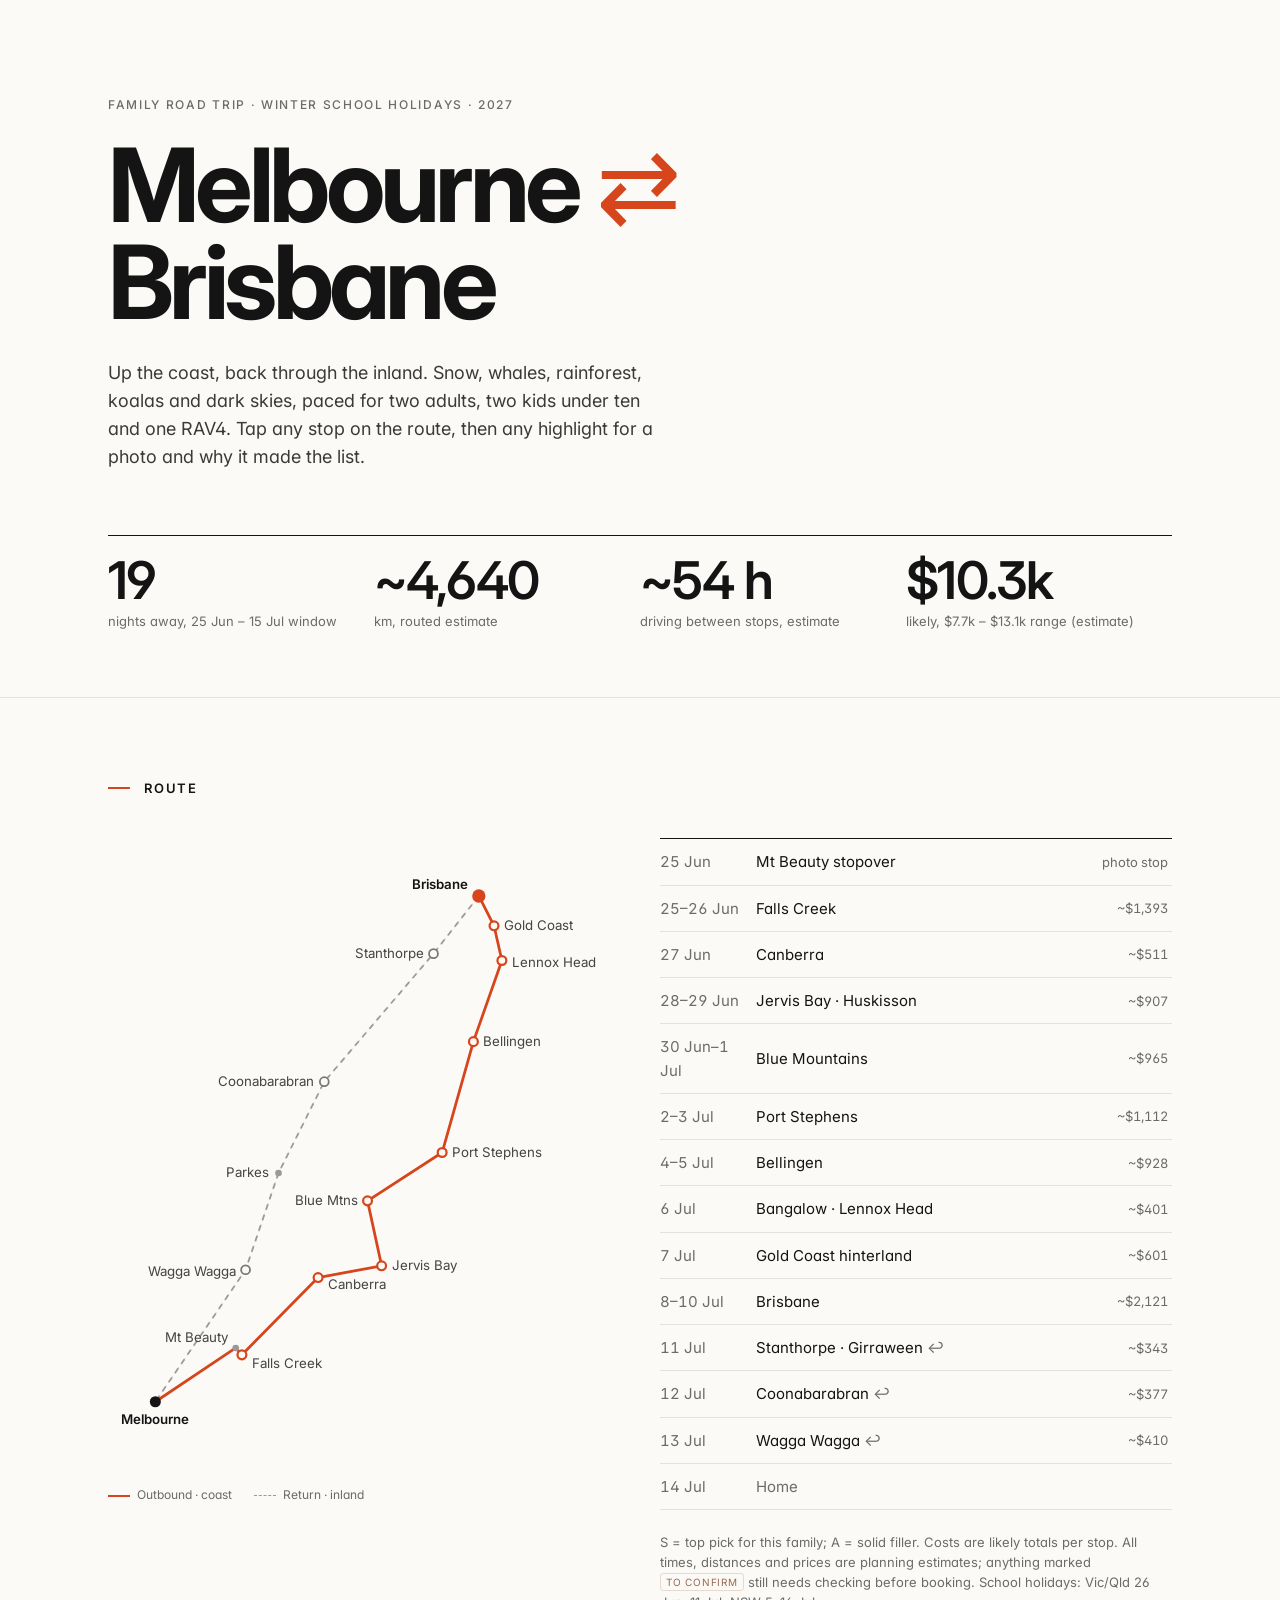
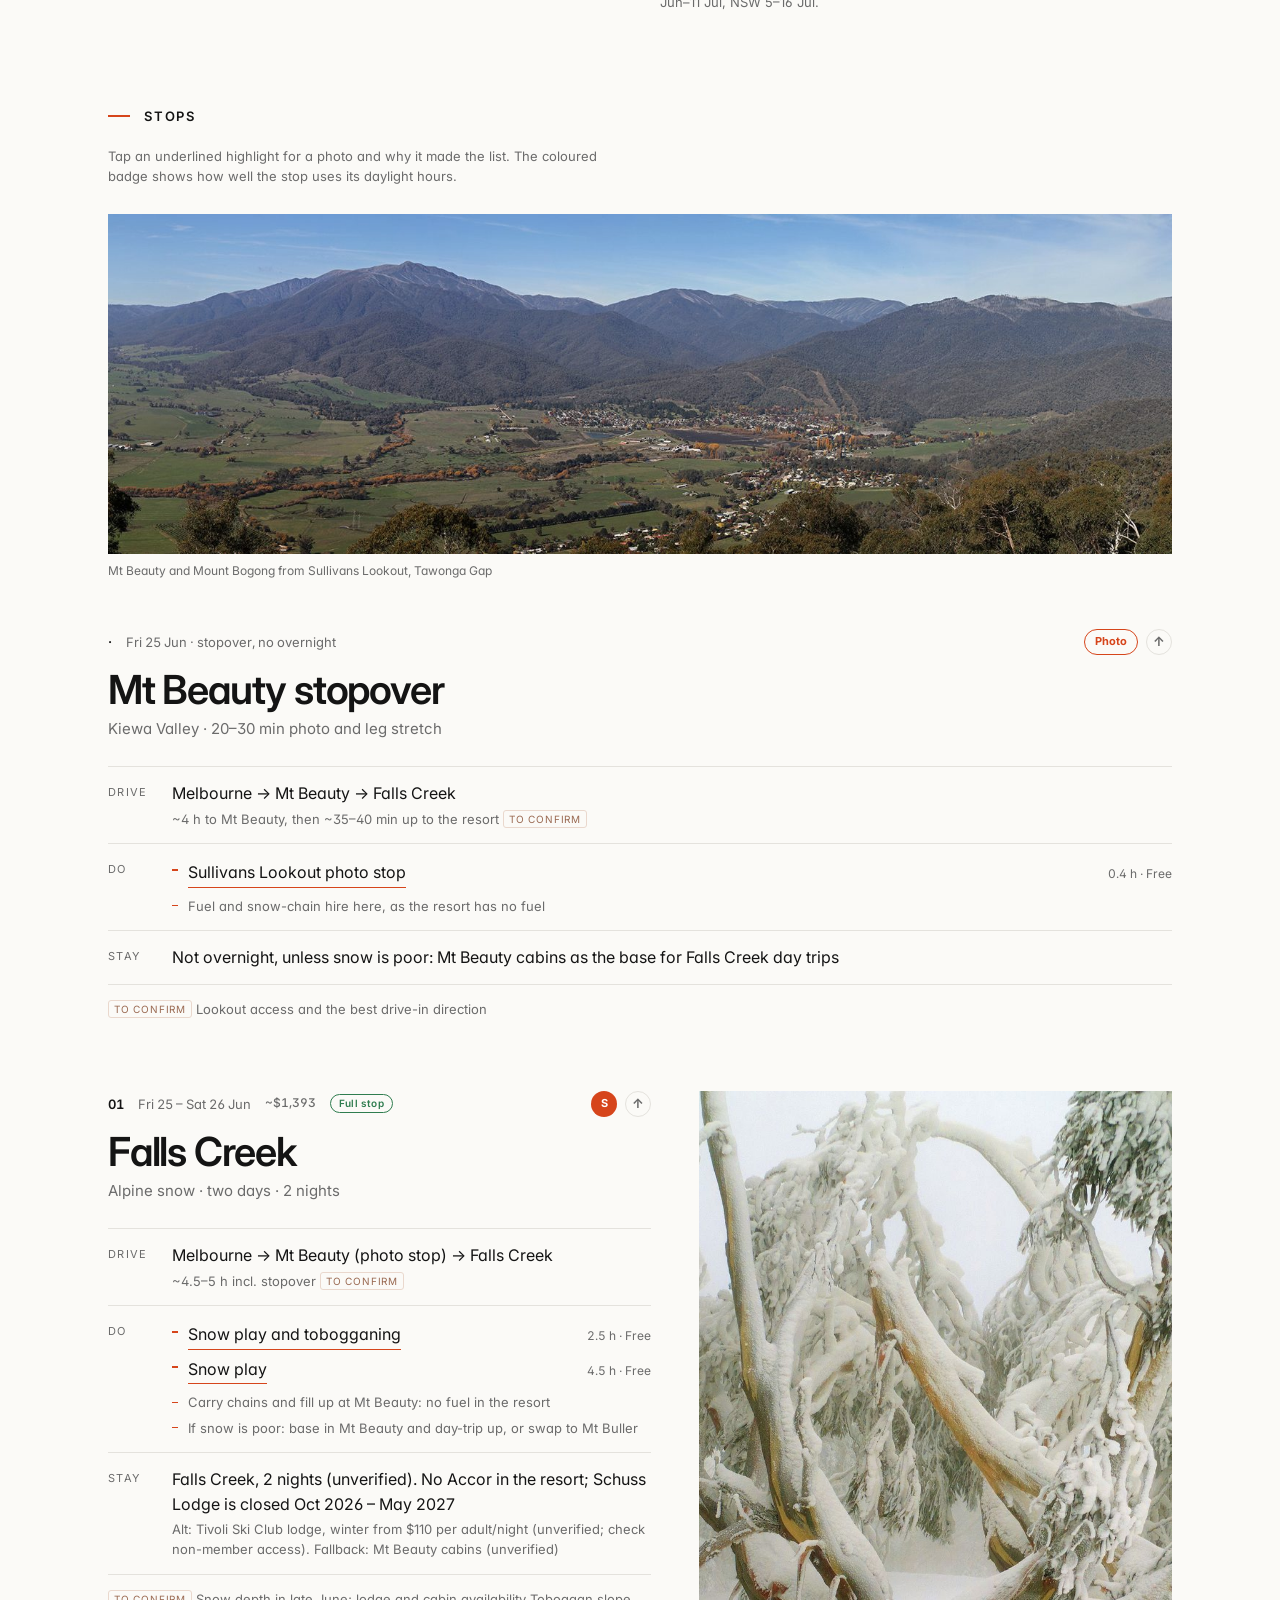
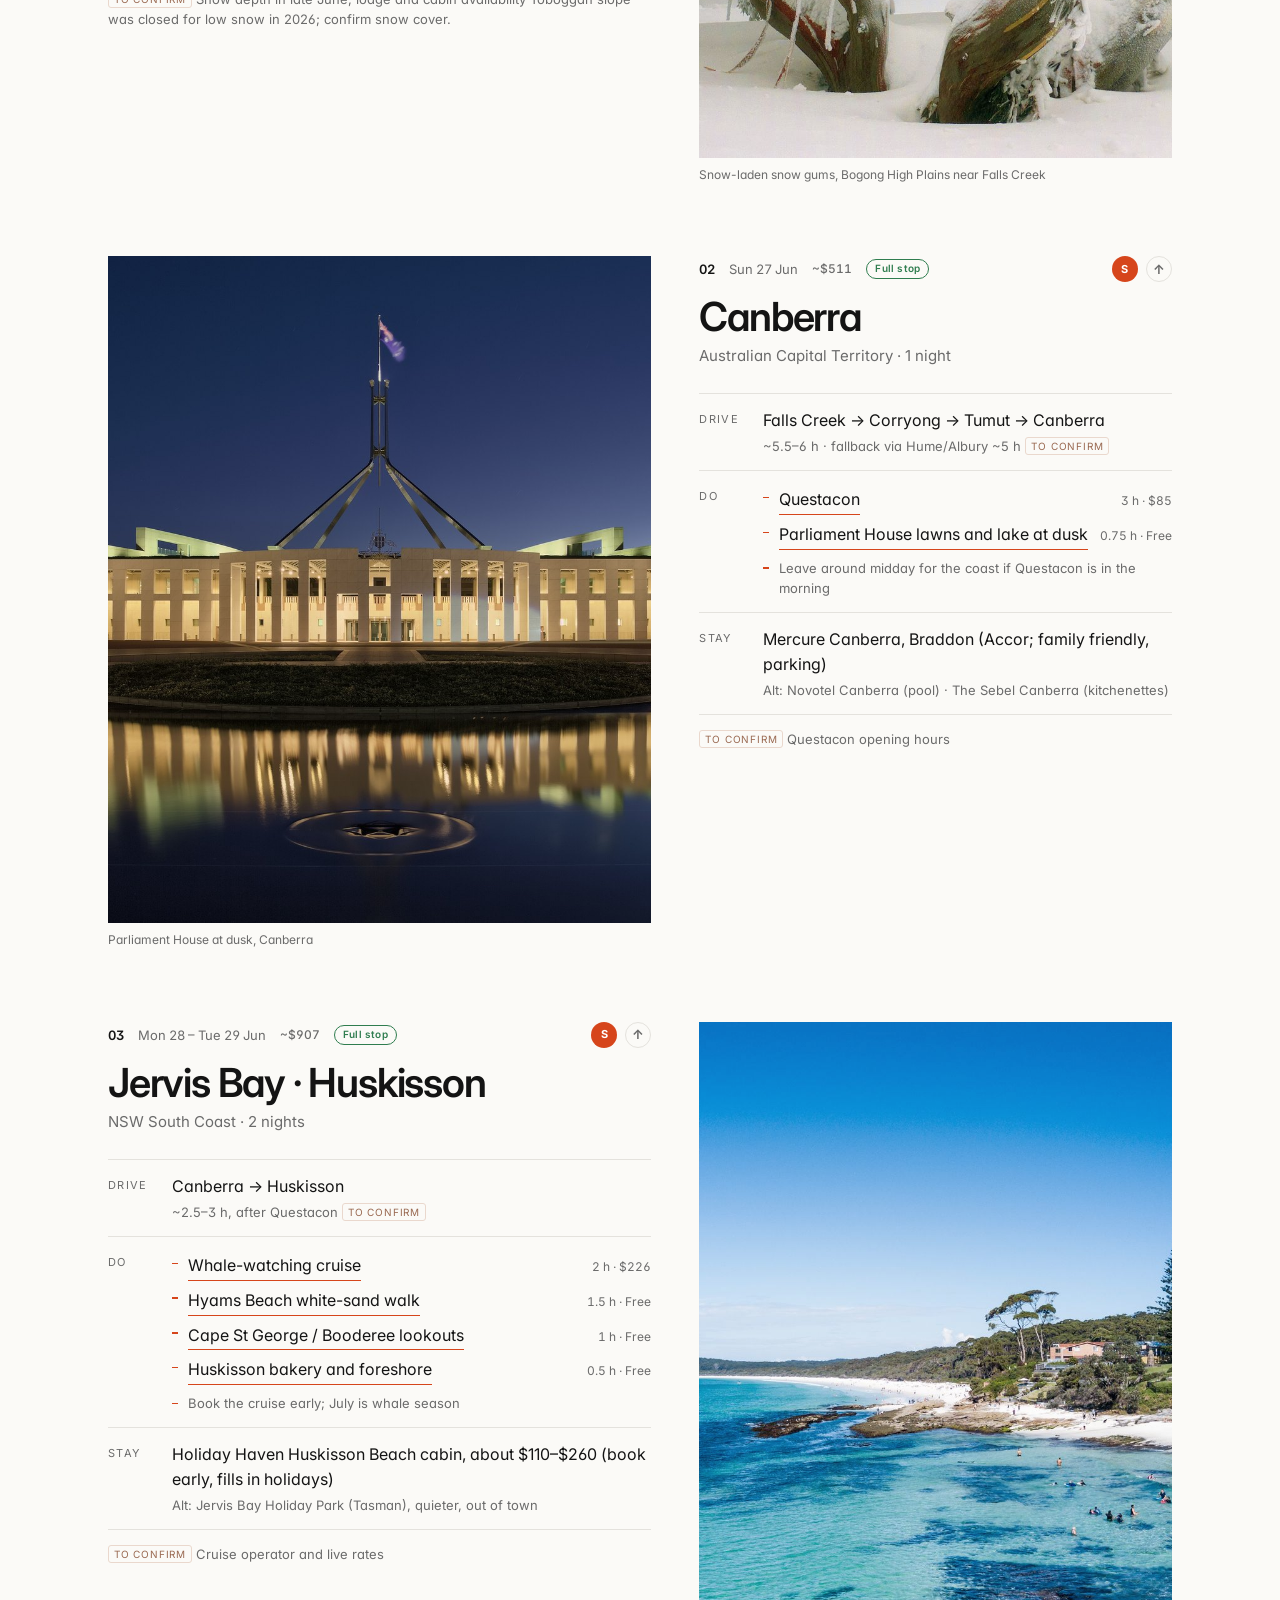
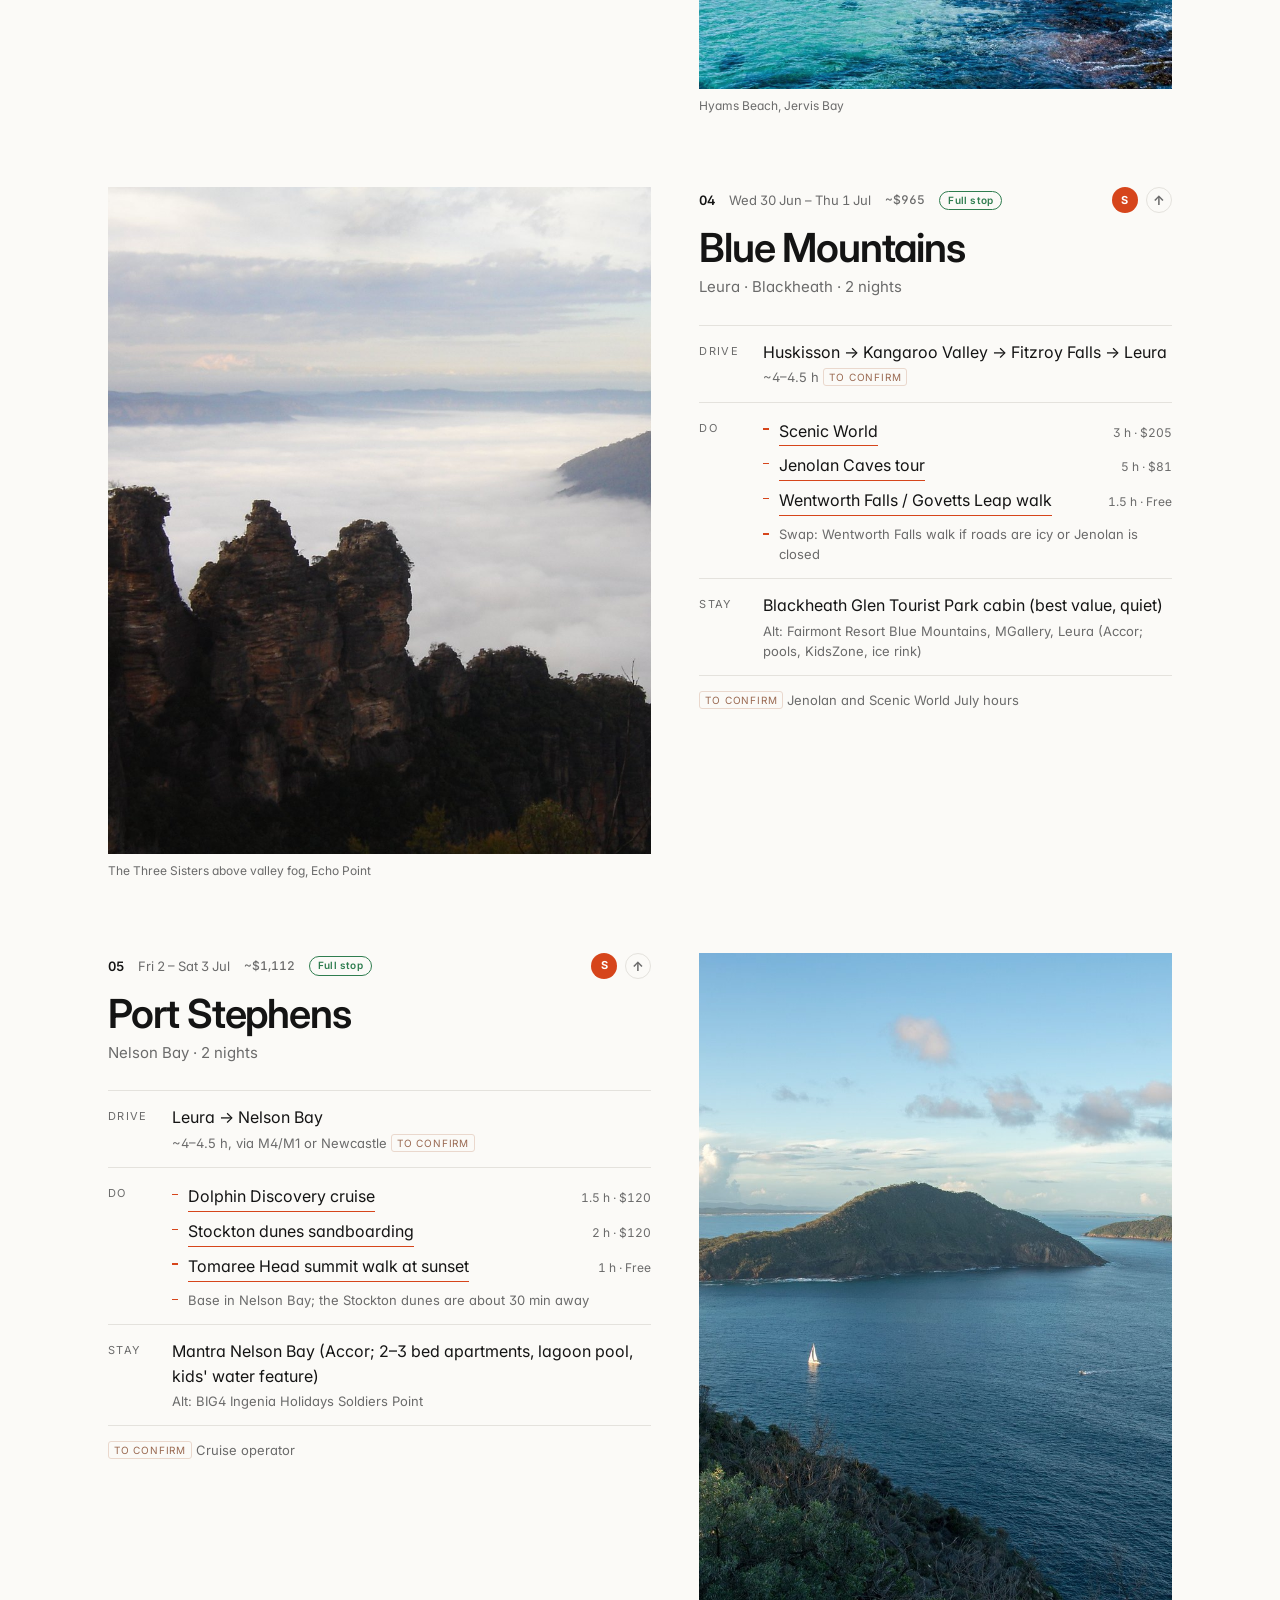
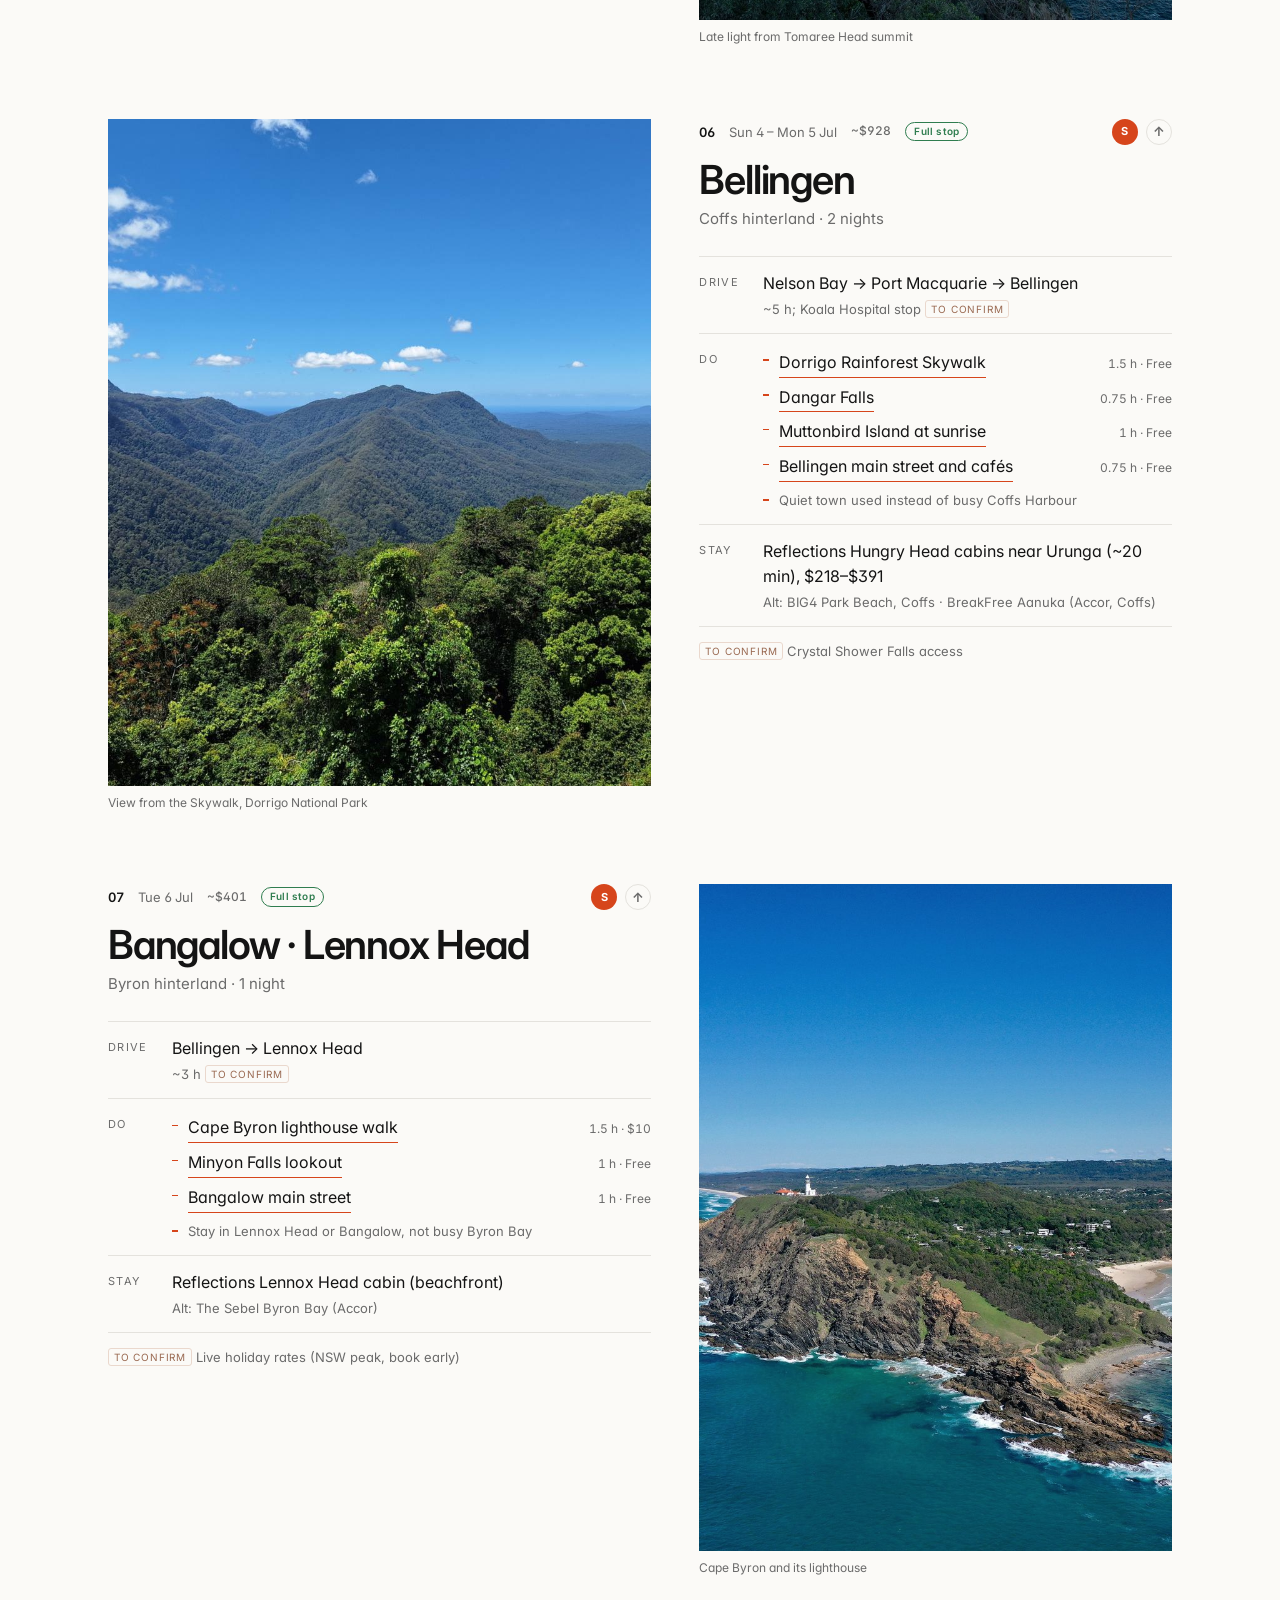
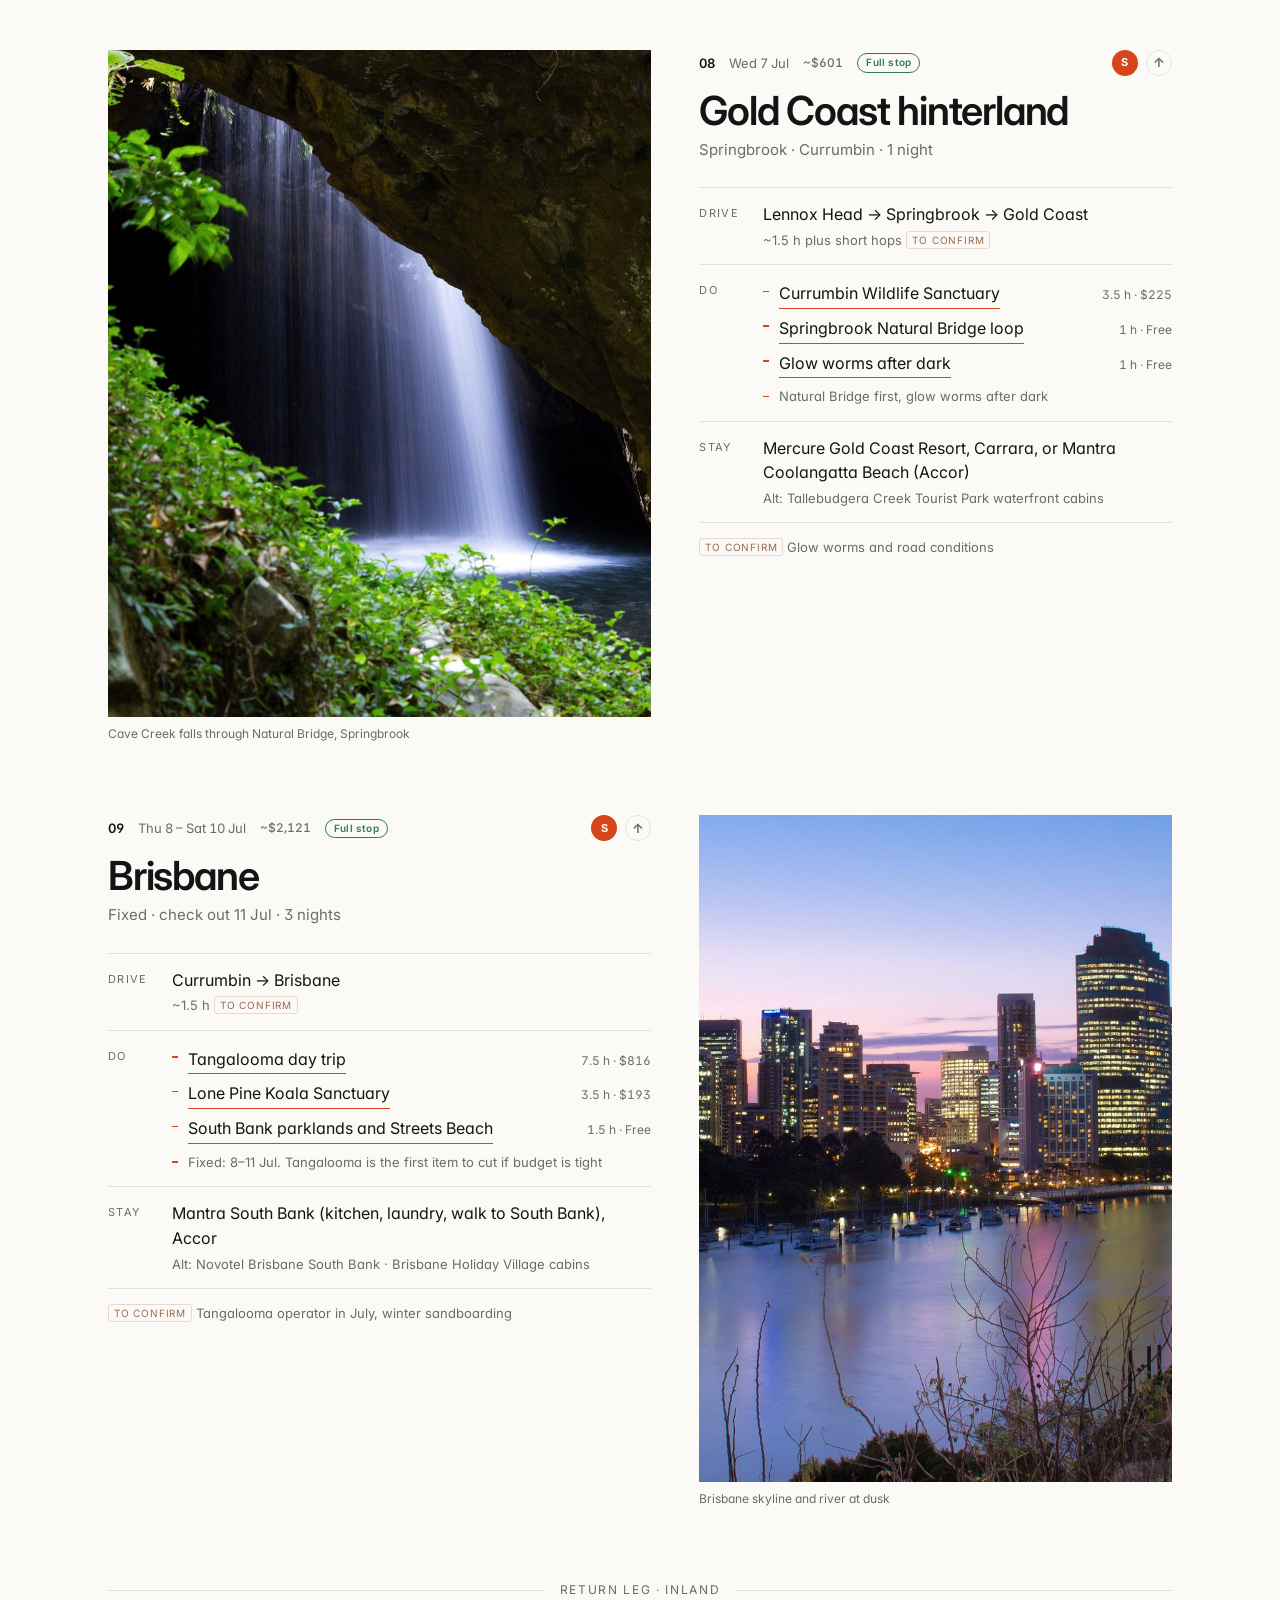
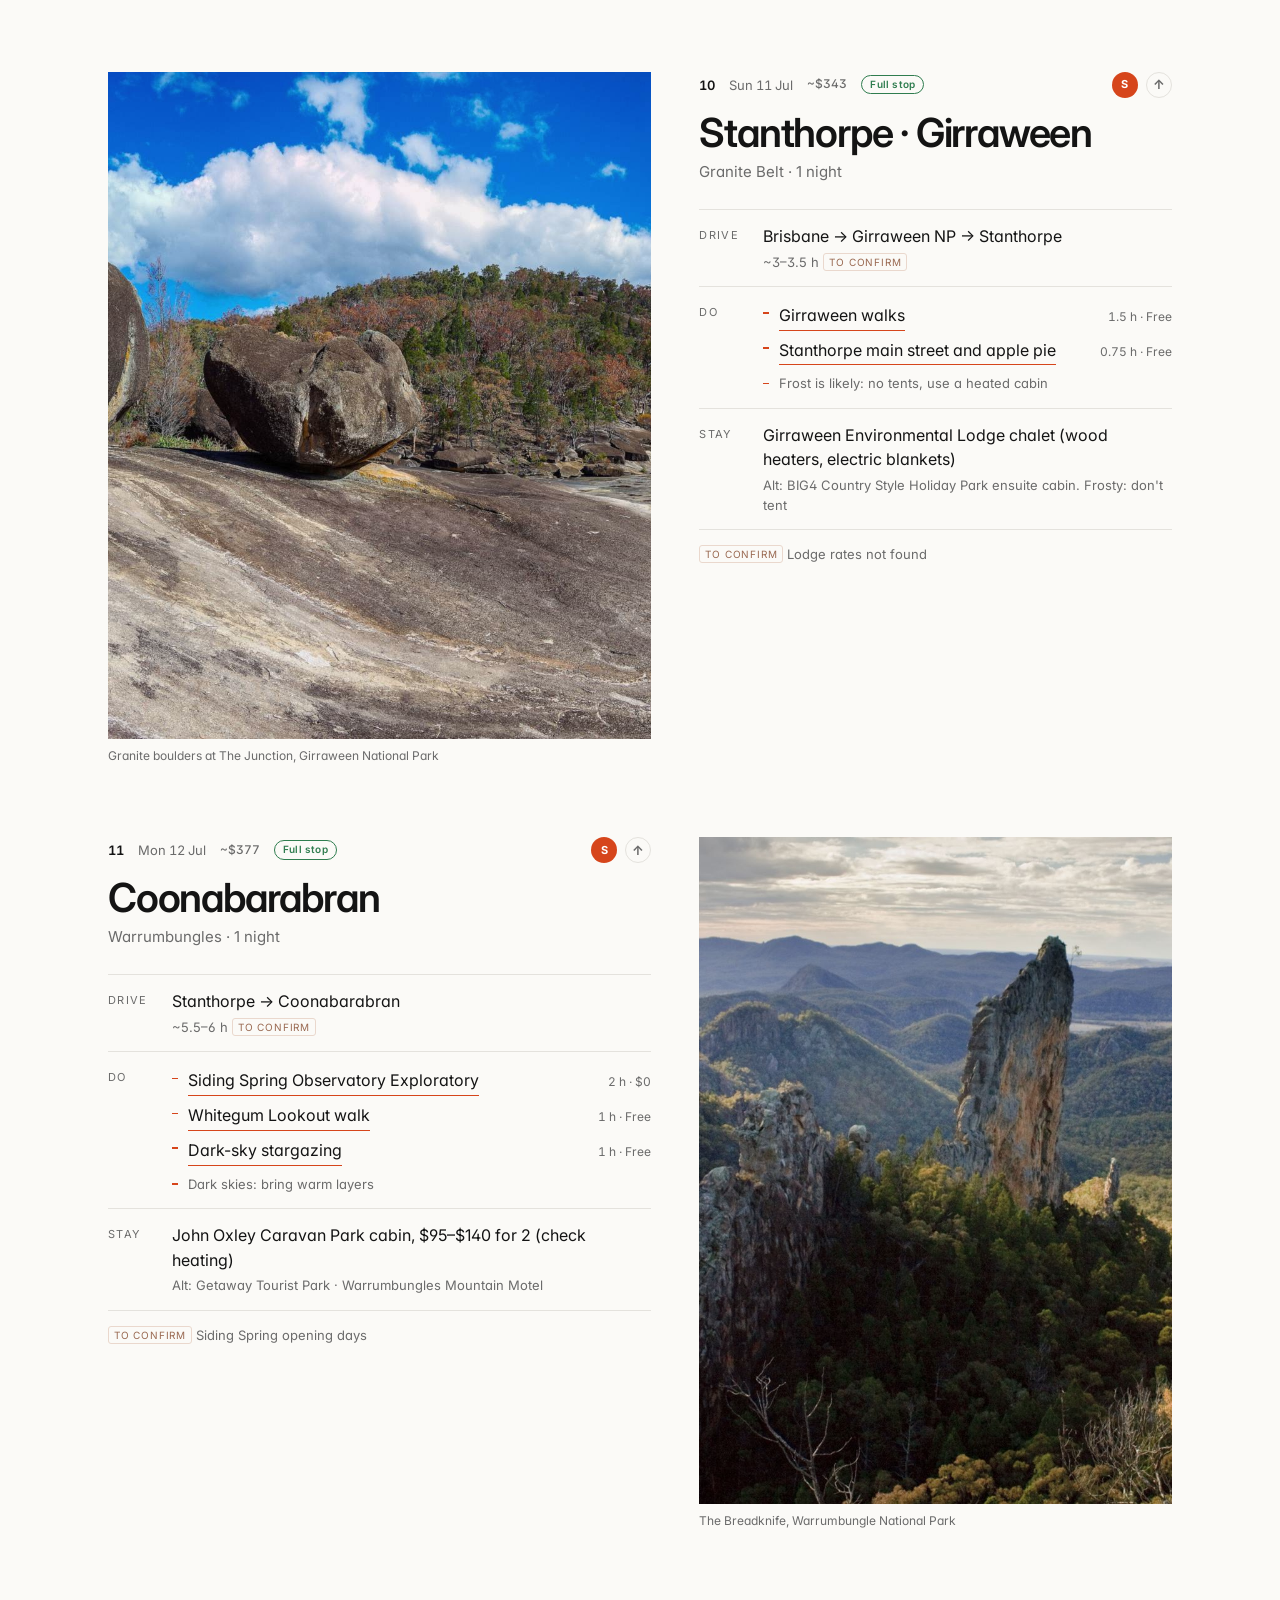
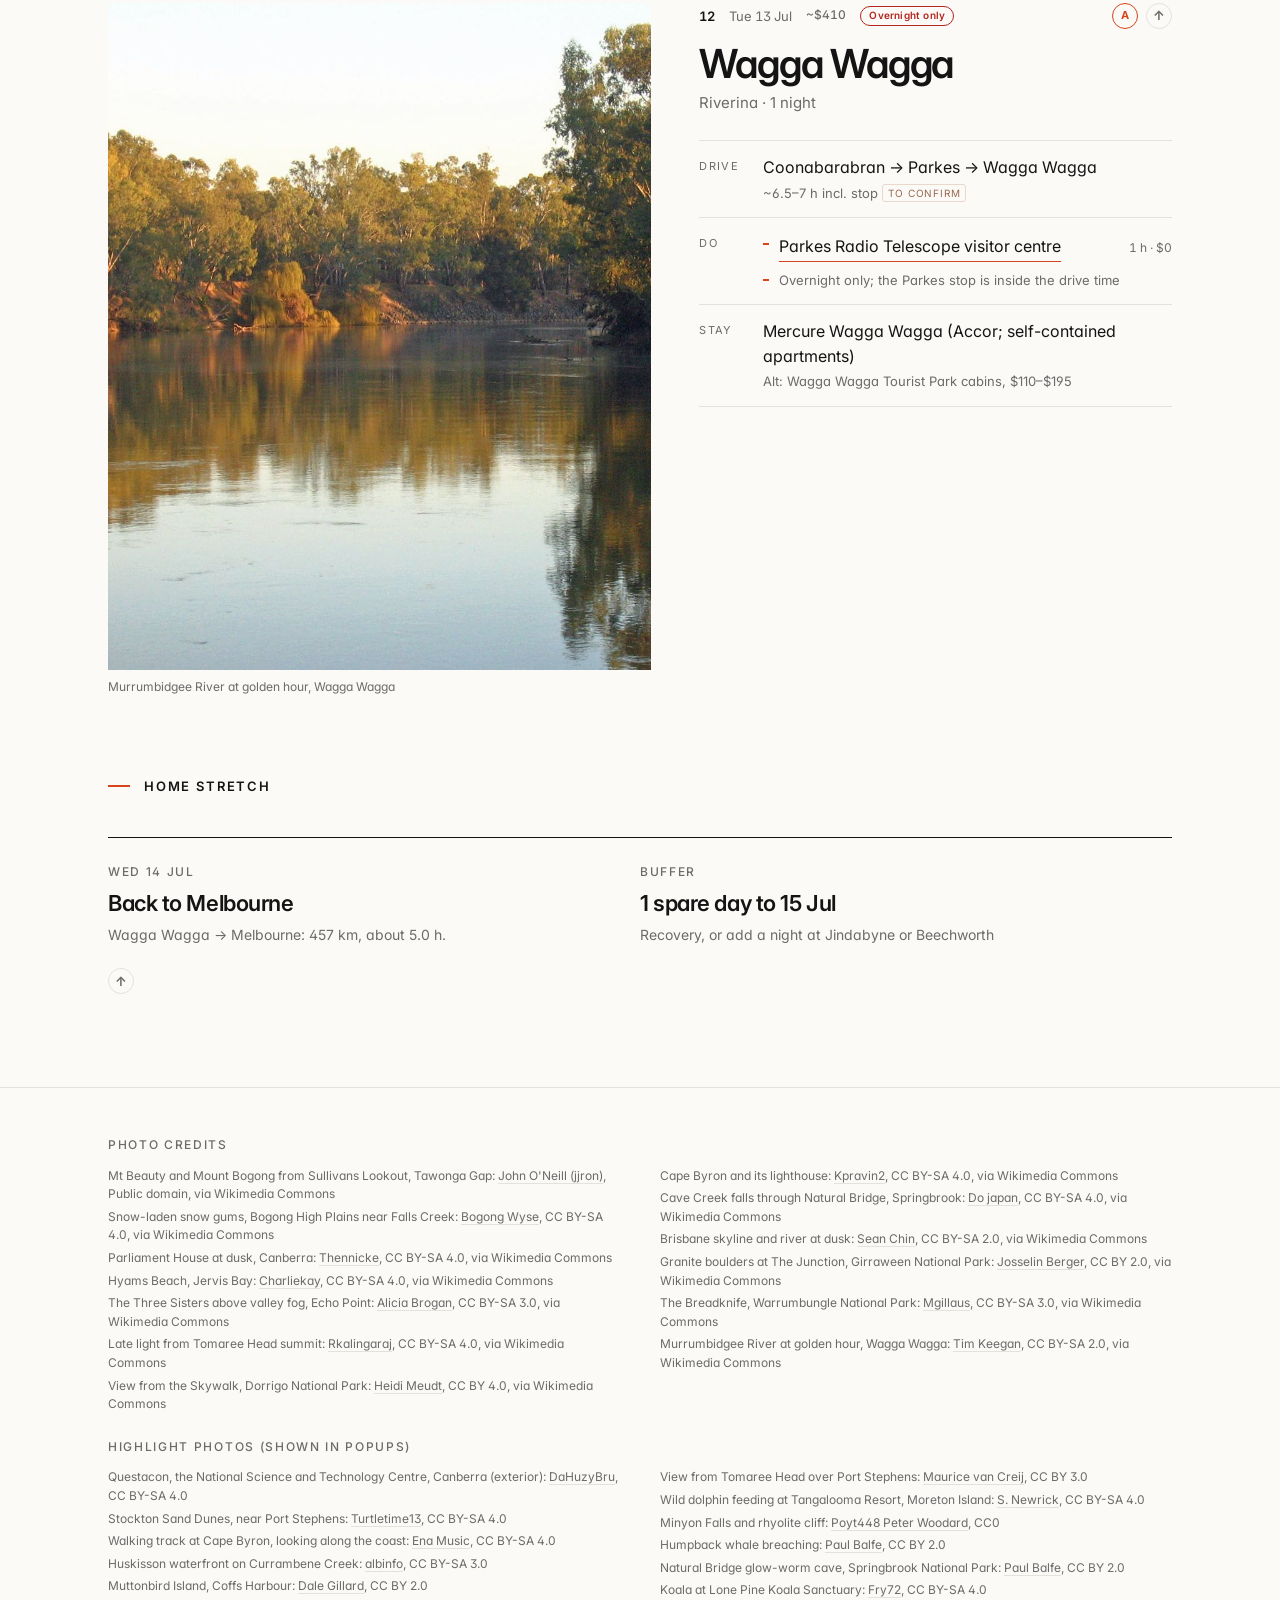
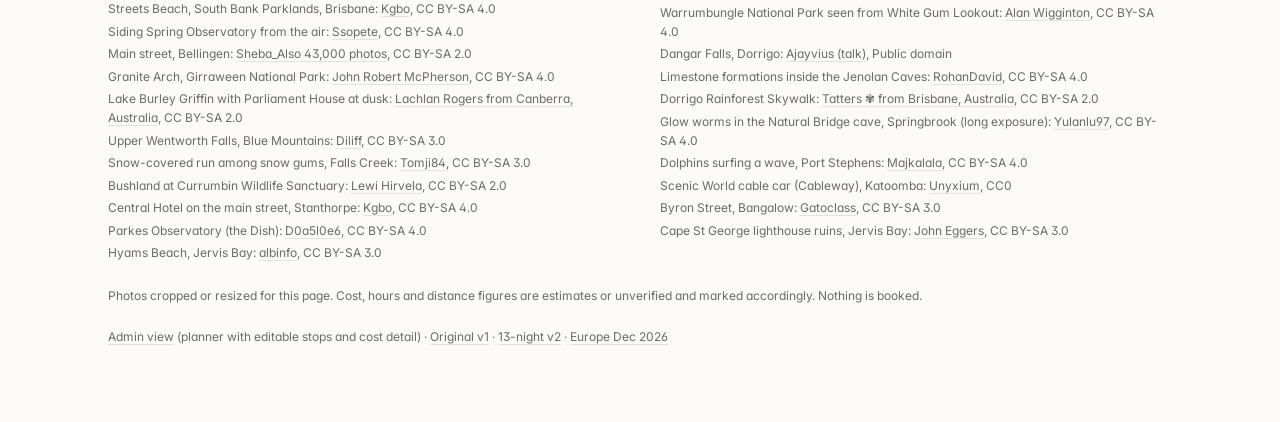
<file: index.html>
<!doctype html><html lang="en-AU"><head><meta charset="utf-8"><link rel="icon" href="data:,"><meta name="viewport" content="width=device-width,initial-scale=1">
<title>Melbourne ⇄ Brisbane · Family Road Trip 2027</title>
<meta name="description" content="Family road trip itinerary, Melbourne to Brisbane and back, 25 June to 15 July 2027. Snow, whales, rainforest, koalas and dark skies.">
<link rel="preconnect" href="https://fonts.googleapis.com"><link rel="preconnect" href="https://fonts.gstatic.com" crossorigin>
<link href="https://fonts.googleapis.com/css2?family=Inter:wght@400;500;600;700&display=swap" rel="stylesheet">
<style>
:root{--ink:#141414;--mute:#6b6b6b;--line:#e4e2dd;--bg:#fbfaf7;--acc:#d6451b;--max:1120px}
*{box-sizing:border-box}html{-webkit-text-size-adjust:100%}
body{margin:0;background:var(--bg);color:var(--ink);font:16px/1.55 Inter,-apple-system,BlinkMacSystemFont,"Segoe UI",Helvetica,Arial,sans-serif;font-feature-settings:"ss01","cv11";-webkit-font-smoothing:antialiased}
a{color:inherit;text-decoration-color:var(--line);text-underline-offset:3px}a:hover{text-decoration-color:var(--acc)}
.wrap{max-width:var(--max);margin:0 auto;padding:0 28px}
.eyebrow{font-size:12px;letter-spacing:.14em;text-transform:uppercase;color:var(--mute);font-weight:500}
header.hero{padding:96px 0 64px;border-bottom:1px solid var(--line)}
.hero h1{font-size:clamp(44px,8vw,104px);line-height:.95;letter-spacing:-.045em;font-weight:700;margin:22px 0 28px}
.hero h1 .ar{color:var(--acc);font-weight:500}
.hero p.lede{max-width:560px;font-size:18px;color:#3a3a3a;margin:0}
.stats{display:grid;grid-template-columns:repeat(4,1fr);gap:0;margin-top:64px;border-top:1px solid var(--ink)}
.stat{padding:18px 18px 0 0}.stat b{display:block;font-size:clamp(30px,4.4vw,52px);font-weight:600;letter-spacing:-.03em;line-height:1.05}
.stat span{font-size:13px;color:var(--mute)}
section{padding:80px 0}
h2{font-size:13px;letter-spacing:.14em;text-transform:uppercase;font-weight:600;margin:0 0 40px;display:flex;gap:14px;align-items:center}
h2::before{content:"";width:22px;height:2px;background:var(--acc)}
.overview{display:grid;grid-template-columns:minmax(0,1fr) minmax(0,1.05fr);gap:64px;align-items:start}
.map{width:100%;height:auto;max-height:640px}
.r-out{fill:none;stroke:var(--acc);stroke-width:2.5;stroke-linejoin:round;stroke-linecap:round}
.r-ret{fill:none;stroke:#9a9a9a;stroke-width:1.6;stroke-dasharray:5 5;stroke-linejoin:round}
.d-out{fill:var(--bg);stroke:var(--acc);stroke-width:2}.d-ret{fill:var(--bg);stroke:#777;stroke-width:1.6}
.d-home{fill:var(--ink)}.d-bne{fill:var(--acc)}.d-via{fill:#999}
.lbl{font:12px Inter,system-ui,sans-serif;fill:#444}.lbl-b{font-weight:600;fill:var(--ink)}
.legend{display:flex;gap:22px;font-size:12px;color:var(--mute);margin-top:10px}
.legend i{display:inline-block;width:22px;height:0;border-top:2.5px solid var(--acc);vertical-align:middle;margin-right:7px}
.legend i.d{border-top:1.6px dashed #999}
ol.tl{list-style:none;margin:0;padding:0;border-top:1px solid var(--ink)}
ol.tl li{display:grid;grid-template-columns:96px 1fr 28px;gap:12px;padding:11px 0;border-bottom:1px solid var(--line);font-size:15px}
.tdate{color:var(--mute);font-variant-numeric:tabular-nums}.ttier{text-align:right;font-weight:600;font-size:12px;color:var(--acc)}
ol.tl li.ret .tname::after{content:" ↩";color:var(--mute)}ol.tl li.muted{color:var(--mute)}ol.tl li.muted .ttier{color:var(--mute)}
.note{font-size:13px;color:var(--mute);margin-top:22px;max-width:520px}
.stops{display:grid;gap:72px}
.stop{display:grid;grid-template-columns:minmax(0,1.15fr) minmax(0,1fr);gap:48px;align-items:start;break-inside:avoid;page-break-inside:avoid}
.stop:nth-of-type(even) .ph{order:2}
.ph{margin:0}.ph img{display:block;width:100%;aspect-ratio:3/2;object-fit:cover;background:#eee;filter:saturate(.92)}
.mini{grid-template-columns:1fr}.mini .ph{order:0!important}.mini .ph img{aspect-ratio:auto;max-height:340px;object-fit:cover}.ph figcaption{font-size:12px;color:var(--mute);margin-top:8px}
.meta{display:flex;align-items:center;gap:14px;font-size:13px;color:var(--mute);font-variant-numeric:tabular-nums}
.num{font-weight:600;color:var(--ink)}
.tier{margin-left:auto;font-size:11px;font-weight:700;width:26px;height:26px;display:inline-grid;place-items:center;border-radius:50%}
.tS{background:var(--acc);color:#fff}.tA{border:1.5px solid var(--acc);color:var(--acc)}
.stop h3{font-size:clamp(28px,3.4vw,40px);letter-spacing:-.03em;line-height:1.05;margin:14px 0 6px;font-weight:600}
.reg{margin:0 0 26px;color:var(--mute);font-size:15px}
dl{margin:0;display:grid;grid-template-columns:64px 1fr;border-top:1px solid var(--line)}
dt,dd{padding:14px 0;border-bottom:1px solid var(--line);margin:0}
dt{font-size:11px;letter-spacing:.12em;text-transform:uppercase;color:var(--mute);padding-top:17px}
dd ul{margin:0;padding:0;list-style:none}dd li{padding-left:16px;position:relative}dd li+li{margin-top:5px}
dd li::before{content:"";position:absolute;left:0;top:.72em;width:6px;height:1.5px;background:var(--acc)}
.sub{display:block;font-size:13px;color:var(--mute);margin-top:3px}
.tc{display:inline-block;font-size:10px;letter-spacing:.08em;text-transform:uppercase;color:#9a6a52;border:1px solid #ead8cd;border-radius:3px;padding:0 5px;line-height:16px;vertical-align:1px;white-space:nowrap}
.flag{font-size:13px;color:var(--mute);margin:14px 0 0}
.divider{display:flex;align-items:center;gap:16px;font-size:12px;letter-spacing:.14em;text-transform:uppercase;color:var(--mute)}
.divider::before,.divider::after{content:"";flex:1;height:1px;background:var(--line)}
.home{display:grid;grid-template-columns:repeat(2,1fr);gap:0;border-top:1px solid var(--ink)}
.home div{padding:20px 24px 0 0}.home b{display:block;font-size:22px;letter-spacing:-.02em;font-weight:600;margin:4px 0}.home p{margin:0;color:var(--mute);font-size:14px}
.grid3{display:grid;grid-template-columns:repeat(3,1fr);gap:40px}
.grid3 h4{font-size:15px;margin:0 0 10px;font-weight:600}.grid3 ul{margin:0;padding:0 0 0 0;list-style:none;font-size:14px;color:#3a3a3a}.grid3 li{padding:7px 0;border-top:1px solid var(--line)}
footer{border-top:1px solid var(--line);padding:48px 0 64px;font-size:12px;color:var(--mute)}
footer ul{columns:2;column-gap:40px;padding:0;list-style:none;margin:12px 0 24px}footer li{break-inside:avoid;margin-bottom:4px}
html{scroll-behavior:smooth}
.stop,#route,#home{scroll-margin-top:24px}
a:focus-visible{outline:2px solid var(--acc);outline-offset:3px;border-radius:2px}
ol.tl li{display:block;padding:0}
a.tl-link{display:grid;grid-template-columns:96px 1fr 28px;gap:12px;padding:11px 0;min-height:44px;align-items:center;text-decoration:none;color:inherit}
a.tl-link:hover .tname,a.tl-link:focus-visible .tname{text-decoration:underline;text-decoration-color:var(--acc);text-underline-offset:4px}
a.tl-link:focus-visible{outline-offset:-2px}
.mp{cursor:pointer;outline:none}.hit{fill:transparent}
.mp:hover .lbl,.mp:focus-visible .lbl{fill:var(--acc);text-decoration:underline}
.mp:focus-visible .hit{stroke:var(--acc);stroke-width:1.5;fill:rgba(214,69,27,.08)}
.tomap{position:relative;margin-left:-6px;width:26px;height:26px;display:inline-grid;place-items:center;border-radius:50%;border:1px solid var(--line);font-size:13px;font-weight:700;color:var(--mute);text-decoration:none;line-height:1}.tomap::after{content:"";position:absolute;inset:-9px}.tomap:hover,.tomap:focus-visible{color:var(--acc);border-color:var(--acc)}
.back{display:inline-flex;align-items:center;min-height:44px;margin-top:10px;font-size:13px;color:var(--mute);text-decoration:none;letter-spacing:.02em}
.back:hover,.back:focus-visible{color:var(--acc)}
.stop.flash{animation:flash 1.6s ease-out}
@keyframes flash{0%,35%{box-shadow:0 0 0 14px rgba(214,69,27,.10);background:rgba(214,69,27,.05)}100%{box-shadow:0 0 0 14px transparent;background:transparent}}
@media (prefers-reduced-motion:reduce){html{scroll-behavior:auto}.stop.flash{animation:none;outline:2px solid var(--acc);outline-offset:10px}}
@media print{.back,.tomap{display:none}a.tl-link{min-height:0}}
@media (max-width:860px){
 .wrap{padding:0 20px}header.hero{padding:64px 0 48px}.stats{grid-template-columns:repeat(2,1fr);margin-top:44px}.stat{padding-bottom:16px}
 section{padding:56px 0}.overview{grid-template-columns:1fr;gap:40px}.map{max-height:520px}
 .stop{grid-template-columns:1fr;gap:22px}.stop:nth-of-type(even) .ph{order:0}.stops{gap:56px}
 .grid3{grid-template-columns:1fr;gap:28px}footer ul{columns:1}.home{grid-template-columns:1fr}
}
@media print{
 :root{--bg:#fff}body{font-size:11pt}header.hero{padding:0 0 24px}section{padding:28px 0}
 .stop{grid-template-columns:38% 1fr;gap:24px}.stop:nth-of-type(even) .ph{order:0}.stops{gap:28px}
 .ph img{filter:none}a{text-decoration:none}.overview{break-inside:avoid}h2{margin-bottom:20px}
 @page{margin:14mm}
}
/* ===== v1.1 additions ===== */
:root{--ok:#2f7d4f;--warnc:#b36b00;--bad:#b3261e;--bar:52px}
.sr{position:absolute;width:1px;height:1px;overflow:hidden;clip:rect(0 0 0 0);white-space:nowrap}
.bar{position:sticky;top:0;z-index:50;background:rgba(251,250,247,.96);backdrop-filter:blur(6px);border-bottom:1px solid var(--line)}
.bar-in{display:flex;flex-wrap:wrap;align-items:center;gap:6px 16px;min-height:var(--bar);padding-top:8px;padding-bottom:8px;font-size:13px;font-variant-numeric:tabular-nums}
.ver{display:inline-block;font-size:10px;font-weight:700;letter-spacing:.08em;color:var(--acc);border:1px solid var(--acc);border-radius:99px;padding:0 7px;line-height:17px;text-transform:none}
.bc b{font-size:16px}.mute{color:var(--mute)}
.chip{font-size:12px;font-weight:600;border-radius:99px;padding:2px 10px;border:1px solid var(--line)}
.chip.ok{color:var(--ok);border-color:var(--ok)}.chip.over{color:var(--bad);border-color:var(--bad)}.chip.under{color:var(--warnc);border-color:var(--warnc)}
.btn{font:inherit;font-size:14px;font-weight:500;background:#fff;color:var(--ink);border:1px solid #cfcdc7;border-radius:6px;padding:9px 14px;min-height:40px;cursor:pointer;text-decoration:none;display:inline-flex;align-items:center}
.btn.sm{font-size:12px;padding:4px 10px;min-height:30px}.btn.pri{background:var(--ink);color:#fff;border-color:var(--ink)}
.btn:hover,.btn:focus-visible{border-color:var(--acc);color:var(--acc)}.btn.pri:hover{color:#fff;background:var(--acc)}
button:focus-visible,a:focus-visible,select:focus-visible,input:focus-visible,label.btn:focus-visible{outline:2px solid var(--acc);outline-offset:2px}
.sv{margin-left:auto}.jump{margin-left:0}
.ctl{display:grid;grid-template-columns:repeat(3,minmax(0,1fr));gap:24px;margin-bottom:8px}
.ctl-g{display:flex;flex-direction:column;gap:6px;font-size:13px}.ctl-g label{font-weight:600;font-size:12px;letter-spacing:.1em;text-transform:uppercase}
select,input[type=text],input[type=number]{font:inherit;font-size:15px;padding:8px 10px;border:1px solid #cfcdc7;border-radius:6px;background:#fff;min-height:40px;max-width:100%}
.bud{display:flex;align-items:center;gap:6px}.bud input{width:96px}
.warn{color:var(--bad);font-size:14px;margin:10px 0 0;padding:8px 12px;border-left:3px solid var(--bad);background:rgba(179,38,30,.06)}
.acts-row{display:flex;flex-wrap:wrap;gap:10px;margin:18px 0 8px;align-items:center}.inl{display:inline-flex;gap:6px}
.inl input{width:200px}.linkf{width:100%;margin:8px 0;font-size:12px}
.sm-h{font-size:12px;letter-spacing:.12em;text-transform:uppercase;margin:22px 0 6px}
.plans{list-style:none;margin:0;padding:0;font-size:14px}.plans li{display:flex;gap:10px;align-items:center;padding:6px 0;border-bottom:1px solid var(--line)}.plans .pn{font-weight:600;margin-right:auto}
.r-ghost{fill:none;stroke:#d8d6d0;stroke-width:1.2;stroke-dasharray:1 4;stroke-linecap:round}
.d-skip{fill:#fff;stroke:#bbb;stroke-width:1.4;stroke-dasharray:2 2}.mp.skip .lbl{fill:#aaa;text-decoration:line-through}
.legend i.g{border-top:1.5px dotted #bbb}
ol.tl li{display:flex;align-items:center;padding:0;gap:4px}
a.tl-link{display:grid;grid-template-columns:84px 1fr auto;flex:1;min-width:0}
.tcost{font-size:13px;color:var(--mute);font-variant-numeric:tabular-nums;text-align:right;padding-right:4px}
.tx{width:34px;flex:none}
.xb{flex:none;width:34px;height:34px;border-radius:50%;border:1px solid var(--line);background:#fff;color:var(--mute);font:inherit;font-size:16px;line-height:1;cursor:pointer;display:inline-grid;place-items:center}
.xb:hover,.xb:focus-visible{color:var(--acc);border-color:var(--acc)}.xb.fixed{border-style:dashed;cursor:default;pointer-events:none}
ol.tl li.rm .tname{text-decoration:line-through;color:#999}ol.tl li.rm .tdate,ol.tl li.rm .tcost{color:#aaa}
.vd{display:inline-block;width:8px;height:8px;border-radius:50%;margin-left:7px;vertical-align:1px}
.v-worth{--vc:var(--ok)}.v-marginal{--vc:var(--warnc)}.v-pointless{--vc:var(--bad)}
.vd.v-worth,.vd.v-marginal,.vd.v-pointless{background:var(--vc)}
.vpill{font-size:11px;font-weight:600;border-radius:99px;padding:2px 9px;border:1px solid var(--vc);color:var(--vc);white-space:nowrap}
.meta{flex-wrap:wrap;row-gap:6px}.meta .tier{margin-left:auto}
.rmbtn{margin-left:0!important;cursor:pointer;background:#fff;font-family:inherit}.rmbtn.off{opacity:.4;border-style:dashed}
.stop.removed>.ph,.stop.removed>.body{display:none}
.skipbar{display:none;align-items:center;gap:14px;padding:12px 16px;border:1px dashed #ccc;color:var(--mute);font-size:14px;grid-column:1/-1}
.stop.removed{display:block;margin:-20px 0}.stop.removed .skipbar{display:flex}
.stop.mini.removed{display:none}
ul.acts,ul.tips{margin:0;padding:0;list-style:none}ul.acts li{display:flex;justify-content:space-between;gap:10px;align-items:baseline;padding-left:16px}
ul.tips{margin-top:8px;font-size:13px;color:var(--mute)}
.atr{font:inherit;color:var(--ink);background:none;border:0;border-bottom:1px solid var(--acc);padding:2px 0;text-align:left;cursor:pointer;min-height:28px}
.atr:hover,.atr:focus-visible{color:var(--acc)}
.am{font-size:12px;color:var(--mute);white-space:nowrap;font-variant-numeric:tabular-nums}
dd.c-cost,dd.c-hours{font-size:14px}
.chead{font-size:15px}.chead b{font-size:20px;letter-spacing:-.02em}
ul.cl{list-style:none;margin:6px 0 0;padding:0}ul.cl li{display:flex;justify-content:space-between;gap:12px;padding:6px 0 6px 0;border-top:1px solid var(--line)}
ul.cl li::before{display:none}ul.cl li+li{margin-top:0}ul.cl{padding:0}
.cl-l{flex:1;min-width:0}.cl-v{text-align:right;white-space:nowrap;font-variant-numeric:tabular-nums}
.cl-v .sub,.cl-l .sub{font-size:12px}.cl-l .sub{white-space:normal}
.ct{display:inline-block;font-size:9px;font-weight:700;letter-spacing:.06em;border-radius:3px;padding:0 4px;margin-left:5px;line-height:15px;vertical-align:1px;text-transform:uppercase}
.t-r{background:#e8f1ec;color:var(--ok)}.t-e{background:#f6ecdc;color:var(--warnc)}.t-f{background:#eee;color:#777}
.vline{margin-bottom:8px}
table.ht{border-collapse:collapse;width:100%;font-size:13px}table.ht th{font-weight:500;text-align:left;padding:4px 10px 4px 0;color:var(--mute);white-space:nowrap}table.ht td{padding:4px 8px 4px 0;font-variant-numeric:tabular-nums}table.ht td.sub{display:table-cell;margin:0;font-size:12px}
table.ht tr.tot th,table.ht tr.tot td:nth-child(2){color:var(--ink);font-weight:700}table.ht tr{border-top:1px solid var(--line)}
ul.fit,ul.flags{list-style:none;margin:8px 0 0;padding:0;font-size:13px}ul.fit li,ul.flags li{padding-left:0}ul.fit li::before,ul.flags li::before{display:none}
ul.flags li{color:var(--warnc)}
.rmnote{margin-top:8px}
.key{margin:-20px 0 28px}
.toast{position:fixed;left:50%;bottom:18px;transform:translateX(-50%);z-index:100;background:var(--ink);color:#fff;padding:10px 12px 10px 16px;border-radius:8px;display:flex;gap:12px;align-items:center;font-size:14px;max-width:min(560px,calc(100vw - 24px));box-shadow:0 6px 24px rgba(0,0,0,.25)}
.toast[hidden]{display:none}.toast .btn{background:transparent;color:#fff;border-color:#888}.toast .tx{background:none;border:0;color:#bbb;font-size:20px;cursor:pointer;padding:0 6px}
/* dialog */
dialog#dlg{padding:0;border:0;border-radius:10px;width:min(760px,calc(100vw - 24px));max-height:calc(100dvh - 24px);box-shadow:0 20px 60px rgba(0,0,0,.35);color:var(--ink);background:var(--bg)}
dialog#dlg::backdrop{background:rgba(20,20,20,.55)}
.d-in{position:relative}.d-body{max-height:calc(100dvh - 24px);overflow:auto}
.d-x{position:absolute;right:10px;top:10px;z-index:2;width:40px;height:40px;border-radius:50%;border:0;background:rgba(255,255,255,.92);font-size:24px;line-height:1;cursor:pointer;box-shadow:0 1px 6px rgba(0,0,0,.25)}
.d-fig{margin:0}.d-fig img{display:block;width:100%;max-height:340px;object-fit:cover;background:#e8e6e0}.d-fig figcaption{font-size:11px;color:var(--mute);padding:8px 18px 0}
.d-txt{padding:10px 22px 24px}.d-txt h3{font-size:26px;letter-spacing:-.025em;margin:6px 0 10px;line-height:1.1}.d-txt h4{font-size:11px;letter-spacing:.12em;text-transform:uppercase;color:var(--mute);margin:18px 0 4px}.d-txt p{margin:0;font-size:15px}
.chips{list-style:none;margin:0;padding:0;display:flex;flex-wrap:wrap;gap:6px}.chips li{font-size:12px;border:1px solid var(--line);border-radius:99px;padding:2px 10px;color:#3a3a3a;background:#fff}
dl.facts{display:grid;grid-template-columns:110px 1fr;margin-top:16px;border-top:1px solid var(--line)}dl.facts dt{padding-top:12px;font-size:11px}dl.facts dd.tcf{color:#8a5a3c}
html.modal{overflow:hidden}
@media (max-width:860px){
 .ctl{grid-template-columns:1fr;gap:16px}
 .bar-in{gap:2px 10px;padding-top:6px;padding-bottom:6px;font-size:12px}.bar-in .jump{display:none}.sv{margin-left:0}
 .bc b{font-size:15px}.bar .btn.sm{padding:2px 8px;min-height:26px}
 a.tl-link{grid-template-columns:70px 1fr auto}
 .stop,#route,#home,#plan{scroll-margin-top:84px}
 dialog#dlg{width:100vw;max-width:100vw;max-height:100dvh;height:100dvh;border-radius:0;margin:0}.d-body{max-height:100dvh}
 dl.facts{grid-template-columns:90px 1fr}.d-txt{padding:10px 16px 28px}
 .inl{width:100%}.inl input{flex:1;width:auto}
}
@media (max-width:480px){.stats{grid-template-columns:repeat(2,1fr)}.ul.cl li{flex-direction:column}ul.cl li{flex-direction:column;gap:2px}.cl-v{text-align:left}}
.stop,#route,#home,#plan{scroll-margin-top:84px}
@media print{.bar,.noprint,.toast,dialog,.rmbtn,.skipbar,.atr+.x,#plan,.d-x,.jump,.xb,.restore{display:none!important}.atr{border:0}.stop.removed{display:none!important}ol.tl li.rm{display:none}
 .atr{color:inherit}.tx{display:none}}

.bar-in{max-width:1400px;margin:0 auto}table.ht td:nth-child(2){white-space:nowrap}html{scroll-behavior:auto}
@media (max-width:860px){.toast{left:12px;right:12px;transform:none;max-width:none;width:auto}a.tl-link{grid-template-columns:84px 1fr auto}dl.facts{grid-template-columns:104px 1fr}dl.facts dt{letter-spacing:.06em}.tdate{white-space:nowrap;font-size:14px}}

/* ===== lite view ===== */
.cpill{font-size:12px;font-weight:500;color:var(--mute);font-variant-numeric:tabular-nums;white-space:nowrap}
.cpill::before{content:"~";}
.vpill{font-size:10px;padding:1px 8px;font-weight:600;letter-spacing:.02em}
.foot-admin{margin-top:22px;font-size:12px;color:var(--mute)}
.foot-admin a{color:var(--mute);text-decoration:none;border-bottom:1px solid var(--line)}
.foot-admin a:hover,.foot-admin a:focus-visible{color:var(--acc);border-color:var(--acc)}
.stop{scroll-margin-top:24px}#route,#home{scroll-margin-top:24px}
.tl-link .vd{margin-left:6px}
.pnote{font-size:13px;color:var(--mute);max-width:640px}
@media (max-width:860px){.stop,#route,#home{scroll-margin-top:16px}}
@media print{.foot-admin{display:none}}

</style></head><body>
<div id="live" class="sr" aria-live="polite" role="status"></div>
<header class="hero"><div class="wrap">
<div class="eyebrow">Family road trip · Winter school holidays · 2027</div>
<h1>Melbourne <span class="ar">⇄</span><br>Brisbane</h1>
<p class="lede">Up the coast, back through the inland. Snow, whales, rainforest, koalas and dark skies, paced for two adults, two kids under ten and one RAV4. Tap any stop on the route, then any highlight for a photo and why it made the list.</p>
<div class="stats">
<div class="stat"><b id="st-nights"></b><span>nights away, 25 Jun – 15 Jul window</span></div>
<div class="stat"><b id="st-km"></b><span>km, routed estimate</span></div>
<div class="stat"><b id="st-hours"></b><span>driving between stops, estimate</span></div>
<div class="stat"><b id="st-cost"></b><span>likely, <span id="st-costr"></span> (estimate)</span></div>
</div></div></header>

<section id="route"><div class="wrap">
<h2>Route</h2>
<div class="overview">
<div><svg class="map" viewBox="-10 -14 440 569" role="group" aria-label="Schematic route map: Melbourne up the coast to Brisbane, returning inland. Select a stop to jump to its card. "><polyline points="32.7,494.5 105.2,446.0 110.8,452.2 179.5,382.5 236.8,371.9 224.1,313.3 291.4,269.7 319.6,169.7 345.3,96.5 338.2,65.2 324.5,38.3 283.6,90.3 185.1,205.8 143.8,288.2 114.1,375.5 32.7,494.5" class="r-ghost"/><polyline id="r-ret" points="" class="r-ret"/><polyline id="r-out" points="" class="r-out"/><a href="#home" class="mp" data-id="mel" aria-label="Go to Home"><circle cx="32.7" cy="494.5" r="14" class="hit"/><circle cx="32.7" cy="494.5" r="5" class="d-home"/><text x="32.7" y="514.5" text-anchor="middle" class="lbl lbl-b">Melbourne</text></a><a href="#mtbeauty" class="mp" data-id="mtbeauty" aria-label="Go to Mt Beauty"><circle cx="105.2" cy="446.0" r="6" class="hit"/><circle cx="105.2" cy="446.0" r="3" class="d-via"/><text x="98.2" y="441.0" text-anchor="end" class="lbl">Mt Beauty</text></a><a href="#falls" class="mp" data-id="falls" aria-label="Go to Falls Creek"><circle cx="110.8" cy="452.2" r="14" class="hit"/><circle cx="110.8" cy="452.2" r="4" class="d-out"/><text x="119.8" y="464.2" text-anchor="start" class="lbl">Falls Creek</text></a><a href="#canberra" class="mp" data-id="canberra" aria-label="Go to Canberra"><circle cx="179.5" cy="382.5" r="14" class="hit"/><circle cx="179.5" cy="382.5" r="4" class="d-out"/><text x="188.5" y="392.5" text-anchor="start" class="lbl">Canberra</text></a><a href="#jervis" class="mp" data-id="jervis" aria-label="Go to Jervis Bay"><circle cx="236.8" cy="371.9" r="14" class="hit"/><circle cx="236.8" cy="371.9" r="4" class="d-out"/><text x="245.8" y="375.9" text-anchor="start" class="lbl">Jervis Bay</text></a><a href="#bluemtns" class="mp" data-id="bluemtns" aria-label="Go to Blue Mtns"><circle cx="224.1" cy="313.3" r="14" class="hit"/><circle cx="224.1" cy="313.3" r="4" class="d-out"/><text x="215.1" y="317.3" text-anchor="end" class="lbl">Blue Mtns</text></a><a href="#portstephens" class="mp" data-id="portstephens" aria-label="Go to Port Stephens"><circle cx="291.4" cy="269.7" r="14" class="hit"/><circle cx="291.4" cy="269.7" r="4" class="d-out"/><text x="300.4" y="273.7" text-anchor="start" class="lbl">Port Stephens</text></a><a href="#bellingen" class="mp" data-id="bellingen" aria-label="Go to Bellingen"><circle cx="319.6" cy="169.7" r="14" class="hit"/><circle cx="319.6" cy="169.7" r="4" class="d-out"/><text x="328.6" y="173.7" text-anchor="start" class="lbl">Bellingen</text></a><a href="#byron" class="mp" data-id="byron" aria-label="Go to Lennox Head"><circle cx="345.3" cy="96.5" r="14" class="hit"/><circle cx="345.3" cy="96.5" r="4" class="d-out"/><text x="354.3" y="102.5" text-anchor="start" class="lbl">Lennox Head</text></a><a href="#springbrook" class="mp" data-id="springbrook" aria-label="Go to Gold Coast"><circle cx="338.2" cy="65.2" r="14" class="hit"/><circle cx="338.2" cy="65.2" r="4" class="d-out"/><text x="347.2" y="69.2" text-anchor="start" class="lbl">Gold Coast</text></a><a href="#brisbane" class="mp" data-id="brisbane" aria-label="Go to Brisbane"><circle cx="324.5" cy="38.3" r="14" class="hit"/><circle cx="324.5" cy="38.3" r="6" class="d-out"/><text x="314.5" y="32.3" text-anchor="end" class="lbl lbl-b">Brisbane</text></a><a href="#stanthorpe" class="mp" data-id="stanthorpe" aria-label="Go to Stanthorpe"><circle cx="283.6" cy="90.3" r="14" class="hit"/><circle cx="283.6" cy="90.3" r="4" class="d-out"/><text x="274.6" y="94.3" text-anchor="end" class="lbl">Stanthorpe</text></a><a href="#coonabarabran" class="mp" data-id="coonabarabran" aria-label="Go to Coonabarabran"><circle cx="185.1" cy="205.8" r="14" class="hit"/><circle cx="185.1" cy="205.8" r="4" class="d-out"/><text x="176.1" y="209.8" text-anchor="end" class="lbl">Coonabarabran</text></a><g class="via"><circle cx="143.8" cy="288.2" r="3" class="d-via"/><text x="134.8" y="292.2" text-anchor="end" class="lbl">Parkes</text></g><a href="#wagga" class="mp" data-id="wagga" aria-label="Go to Wagga Wagga"><circle cx="114.1" cy="375.5" r="14" class="hit"/><circle cx="114.1" cy="375.5" r="4" class="d-out"/><text x="105.1" y="381.5" text-anchor="end" class="lbl">Wagga Wagga</text></a></svg><div class="legend"><span><i></i>Outbound · coast</span><span><i class="d"></i>Return · inland</span></div></div>
<div><ol class="tl" id="tl"></ol>
<p class="note">S = top pick for this family; A = solid filler. Costs are likely totals per stop. All times, distances and prices are planning estimates; anything marked <span class="tc" title="To confirm before booking">to confirm</span> still needs checking before booking. School holidays: Vic/Qld 26 Jun–11 Jul, NSW 5–16 Jul.</p></div>
</div></div></section>

<section style="padding-top:0"><div class="wrap">
<h2>Stops</h2>
<p class="note key">Tap an underlined highlight for a photo and why it made the list. The coloured badge shows how well the stop uses its daylight hours.</p>
<div class="stops"><article class="stop mini" id="mtbeauty">
<figure class="ph"><img src="hero/mtbeauty.jpg" alt="Mt Beauty and Mount Bogong from Sullivans Lookout, Tawonga Gap" loading="lazy" width="1000" height="667"><figcaption>Mt Beauty and Mount Bogong from Sullivans Lookout, Tawonga Gap</figcaption></figure>
<div class="body">
<div class="meta"><span class="num">·</span><span class="date">Fri 25 Jun · stopover, no overnight</span><span class="tier tA" title="Photo stop" style="width:auto;padding:0 10px;border-radius:99px">Photo</span><a class="tomap" href="#route" aria-label="Back to map" title="Back to map">↑</a></div>
<h3>Mt Beauty stopover</h3><p class="reg">Kiewa Valley · 20–30 min photo and leg stretch</p>
<dl><dt>Drive</dt><dd>Melbourne → Mt Beauty → Falls Creek<span class="sub">~4 h to Mt Beauty, then ~35–40 min up to the resort <span class="tc" title="To confirm before booking">to confirm</span></span></dd>
<dt>Do</dt><dd><ul class="acts"><li><button type="button" class="atr" data-attr="mtbeauty" data-stop="falls" data-act="-1" aria-haspopup="dialog">Sullivans Lookout photo stop</button><span class="am">0.4 h · Free</span></li></ul><ul class="tips"><li>Fuel and snow-chain hire here, as the resort has no fuel</li></ul></dd>
<dt>Stay</dt><dd>Not overnight, unless snow is poor: Mt Beauty cabins as the base for Falls Creek day trips</dd></dl>
<p class="flag"><span class="tc" title="To confirm before booking">to confirm</span> Lookout access and the best drive-in direction</p></div></article><article class="stop" id="falls">
<figure class="ph"><img src="hero/falls.jpg" alt="Snow-laden snow gums, Bogong High Plains near Falls Creek" loading="lazy" width="1000" height="667"><figcaption>Snow-laden snow gums, Bogong High Plains near Falls Creek</figcaption></figure>
<div class="body">
<div class="meta"><span class="num">01</span><span class="date">Fri 25 – Sat 26 Jun</span><span class="cpill c-cost" title="Likely cost for this stop: stay, activities, food and fuel (estimate)"></span><span class="vpill c-verdict" title=""></span><span class="tier tS" title="S-tier">S</span><a class="tomap" href="#route" aria-label="Back to map" title="Back to map">↑</a></div>
<h3>Falls Creek</h3><p class="reg">Alpine snow · two days · 2 nights</p>
<dl><dt>Drive</dt><dd>Melbourne → Mt Beauty (photo stop) → Falls Creek<span class="sub">~4.5–5 h incl. stopover <span class="tc" title="To confirm before booking">to confirm</span></span></dd>
<dt>Do</dt><dd><ul class="acts"><li><button type="button" class="atr" data-attr="snow" data-stop="falls" data-act="0" aria-haspopup="dialog">Snow play and tobogganing</button><span class="am">2.5 h · Free</span></li><li><button type="button" class="atr" data-attr="snow" data-stop="falls" data-act="1" aria-haspopup="dialog">Snow play</button><span class="am">4.5 h · Free</span></li></ul><ul class="tips"><li>Carry chains and fill up at Mt Beauty: no fuel in the resort</li><li>If snow is poor: base in Mt Beauty and day-trip up, or swap to Mt Buller</li></ul></dd>
<dt>Stay</dt><dd>Falls Creek, 2 nights (unverified). No Accor in the resort; Schuss Lodge is closed Oct 2026 – May 2027<span class="sub">Alt: Tivoli Ski Club lodge, winter from $110 per adult/night (unverified; check non-member access). Fallback: Mt Beauty cabins (unverified)</span></dd></dl>
<p class="flag"><span class="tc" title="To confirm before booking">to confirm</span> Snow depth in late June; lodge and cabin availability Toboggan slope was closed for low snow in 2026; confirm snow cover.</p></div></article><article class="stop" id="canberra">
<figure class="ph"><img src="hero/canberra.jpg" alt="Parliament House at dusk, Canberra" loading="lazy" width="1000" height="667"><figcaption>Parliament House at dusk, Canberra</figcaption></figure>
<div class="body">
<div class="meta"><span class="num">02</span><span class="date">Sun 27 Jun</span><span class="cpill c-cost" title="Likely cost for this stop: stay, activities, food and fuel (estimate)"></span><span class="vpill c-verdict" title=""></span><span class="tier tS" title="S-tier">S</span><a class="tomap" href="#route" aria-label="Back to map" title="Back to map">↑</a></div>
<h3>Canberra</h3><p class="reg">Australian Capital Territory · 1 night</p>
<dl><dt>Drive</dt><dd>Falls Creek → Corryong → Tumut → Canberra<span class="sub">~5.5–6 h · fallback via Hume/Albury ~5 h <span class="tc" title="To confirm before booking">to confirm</span></span></dd>
<dt>Do</dt><dd><ul class="acts"><li><button type="button" class="atr" data-attr="questacon" data-stop="canberra" data-act="0" aria-haspopup="dialog">Questacon</button><span class="am">3 h · $85</span></li><li><button type="button" class="atr" data-attr="parliament" data-stop="canberra" data-act="1" aria-haspopup="dialog">Parliament House lawns and lake at dusk</button><span class="am">0.75 h · Free</span></li></ul><ul class="tips"><li>Leave around midday for the coast if Questacon is in the morning</li></ul></dd>
<dt>Stay</dt><dd>Mercure Canberra, Braddon (Accor; family friendly, parking)<span class="sub">Alt: Novotel Canberra (pool) · The Sebel Canberra (kitchenettes)</span></dd></dl>
<p class="flag"><span class="tc" title="To confirm before booking">to confirm</span> Questacon opening hours</p></div></article><article class="stop" id="jervis">
<figure class="ph"><img src="hero/jervis.jpg" alt="Hyams Beach, Jervis Bay" loading="lazy" width="1000" height="667"><figcaption>Hyams Beach, Jervis Bay</figcaption></figure>
<div class="body">
<div class="meta"><span class="num">03</span><span class="date">Mon 28 – Tue 29 Jun</span><span class="cpill c-cost" title="Likely cost for this stop: stay, activities, food and fuel (estimate)"></span><span class="vpill c-verdict" title=""></span><span class="tier tS" title="S-tier">S</span><a class="tomap" href="#route" aria-label="Back to map" title="Back to map">↑</a></div>
<h3>Jervis Bay · Huskisson</h3><p class="reg">NSW South Coast · 2 nights</p>
<dl><dt>Drive</dt><dd>Canberra → Huskisson<span class="sub">~2.5–3 h, after Questacon <span class="tc" title="To confirm before booking">to confirm</span></span></dd>
<dt>Do</dt><dd><ul class="acts"><li><button type="button" class="atr" data-attr="whale" data-stop="jervis" data-act="0" aria-haspopup="dialog">Whale-watching cruise</button><span class="am">2 h · $226</span></li><li><button type="button" class="atr" data-attr="hyams" data-stop="jervis" data-act="1" aria-haspopup="dialog">Hyams Beach white-sand walk</button><span class="am">1.5 h · Free</span></li><li><button type="button" class="atr" data-attr="capestgeorge" data-stop="jervis" data-act="2" aria-haspopup="dialog">Cape St George / Booderee lookouts</button><span class="am">1 h · Free</span></li><li><button type="button" class="atr" data-attr="huskisson" data-stop="jervis" data-act="3" aria-haspopup="dialog">Huskisson bakery and foreshore</button><span class="am">0.5 h · Free</span></li></ul><ul class="tips"><li>Book the cruise early; July is whale season</li></ul></dd>
<dt>Stay</dt><dd>Holiday Haven Huskisson Beach cabin, about $110–$260 (book early, fills in holidays)<span class="sub">Alt: Jervis Bay Holiday Park (Tasman), quieter, out of town</span></dd></dl>
<p class="flag"><span class="tc" title="To confirm before booking">to confirm</span> Cruise operator and live rates</p></div></article><article class="stop" id="bluemtns">
<figure class="ph"><img src="hero/bluemtns.jpg" alt="The Three Sisters above valley fog, Echo Point" loading="lazy" width="1000" height="667"><figcaption>The Three Sisters above valley fog, Echo Point</figcaption></figure>
<div class="body">
<div class="meta"><span class="num">04</span><span class="date">Wed 30 Jun – Thu 1 Jul</span><span class="cpill c-cost" title="Likely cost for this stop: stay, activities, food and fuel (estimate)"></span><span class="vpill c-verdict" title=""></span><span class="tier tS" title="S-tier">S</span><a class="tomap" href="#route" aria-label="Back to map" title="Back to map">↑</a></div>
<h3>Blue Mountains</h3><p class="reg">Leura · Blackheath · 2 nights</p>
<dl><dt>Drive</dt><dd>Huskisson → Kangaroo Valley → Fitzroy Falls → Leura<span class="sub">~4–4.5 h <span class="tc" title="To confirm before booking">to confirm</span></span></dd>
<dt>Do</dt><dd><ul class="acts"><li><button type="button" class="atr" data-attr="scenicworld" data-stop="bluemtns" data-act="0" aria-haspopup="dialog">Scenic World</button><span class="am">3 h · $205</span></li><li><button type="button" class="atr" data-attr="jenolan" data-stop="bluemtns" data-act="1" aria-haspopup="dialog">Jenolan Caves tour</button><span class="am">5 h · $81</span></li><li><button type="button" class="atr" data-attr="wentworth" data-stop="bluemtns" data-act="2" aria-haspopup="dialog">Wentworth Falls / Govetts Leap walk</button><span class="am">1.5 h · Free</span></li></ul><ul class="tips"><li>Swap: Wentworth Falls walk if roads are icy or Jenolan is closed</li></ul></dd>
<dt>Stay</dt><dd>Blackheath Glen Tourist Park cabin (best value, quiet)<span class="sub">Alt: Fairmont Resort Blue Mountains, MGallery, Leura (Accor; pools, KidsZone, ice rink)</span></dd></dl>
<p class="flag"><span class="tc" title="To confirm before booking">to confirm</span> Jenolan and Scenic World July hours</p></div></article><article class="stop" id="portstephens">
<figure class="ph"><img src="hero/portstephens.jpg" alt="Late light from Tomaree Head summit" loading="lazy" width="1000" height="667"><figcaption>Late light from Tomaree Head summit</figcaption></figure>
<div class="body">
<div class="meta"><span class="num">05</span><span class="date">Fri 2 – Sat 3 Jul</span><span class="cpill c-cost" title="Likely cost for this stop: stay, activities, food and fuel (estimate)"></span><span class="vpill c-verdict" title=""></span><span class="tier tS" title="S-tier">S</span><a class="tomap" href="#route" aria-label="Back to map" title="Back to map">↑</a></div>
<h3>Port Stephens</h3><p class="reg">Nelson Bay · 2 nights</p>
<dl><dt>Drive</dt><dd>Leura → Nelson Bay<span class="sub">~4–4.5 h, via M4/M1 or Newcastle <span class="tc" title="To confirm before booking">to confirm</span></span></dd>
<dt>Do</dt><dd><ul class="acts"><li><button type="button" class="atr" data-attr="dolphin" data-stop="portstephens" data-act="0" aria-haspopup="dialog">Dolphin Discovery cruise</button><span class="am">1.5 h · $120</span></li><li><button type="button" class="atr" data-attr="sandboard" data-stop="portstephens" data-act="1" aria-haspopup="dialog">Stockton dunes sandboarding</button><span class="am">2 h · $120</span></li><li><button type="button" class="atr" data-attr="tomaree" data-stop="portstephens" data-act="2" aria-haspopup="dialog">Tomaree Head summit walk at sunset</button><span class="am">1 h · Free</span></li></ul><ul class="tips"><li>Base in Nelson Bay; the Stockton dunes are about 30 min away</li></ul></dd>
<dt>Stay</dt><dd>Mantra Nelson Bay (Accor; 2–3 bed apartments, lagoon pool, kids&#x27; water feature)<span class="sub">Alt: BIG4 Ingenia Holidays Soldiers Point</span></dd></dl>
<p class="flag"><span class="tc" title="To confirm before booking">to confirm</span> Cruise operator</p></div></article><article class="stop" id="bellingen">
<figure class="ph"><img src="hero/bellingen.jpg" alt="View from the Skywalk, Dorrigo National Park" loading="lazy" width="1000" height="667"><figcaption>View from the Skywalk, Dorrigo National Park</figcaption></figure>
<div class="body">
<div class="meta"><span class="num">06</span><span class="date">Sun 4 – Mon 5 Jul</span><span class="cpill c-cost" title="Likely cost for this stop: stay, activities, food and fuel (estimate)"></span><span class="vpill c-verdict" title=""></span><span class="tier tS" title="S-tier">S</span><a class="tomap" href="#route" aria-label="Back to map" title="Back to map">↑</a></div>
<h3>Bellingen</h3><p class="reg">Coffs hinterland · 2 nights</p>
<dl><dt>Drive</dt><dd>Nelson Bay → Port Macquarie → Bellingen<span class="sub">~5 h; Koala Hospital stop <span class="tc" title="To confirm before booking">to confirm</span></span></dd>
<dt>Do</dt><dd><ul class="acts"><li><button type="button" class="atr" data-attr="skywalk" data-stop="bellingen" data-act="0" aria-haspopup="dialog">Dorrigo Rainforest Skywalk</button><span class="am">1.5 h · Free</span></li><li><button type="button" class="atr" data-attr="dangar" data-stop="bellingen" data-act="1" aria-haspopup="dialog">Dangar Falls</button><span class="am">0.75 h · Free</span></li><li><button type="button" class="atr" data-attr="muttonbird" data-stop="bellingen" data-act="2" aria-haspopup="dialog">Muttonbird Island at sunrise</button><span class="am">1 h · Free</span></li><li><button type="button" class="atr" data-attr="bellingenmain" data-stop="bellingen" data-act="3" aria-haspopup="dialog">Bellingen main street and cafés</button><span class="am">0.75 h · Free</span></li></ul><ul class="tips"><li>Quiet town used instead of busy Coffs Harbour</li></ul></dd>
<dt>Stay</dt><dd>Reflections Hungry Head cabins near Urunga (~20 min), $218–$391<span class="sub">Alt: BIG4 Park Beach, Coffs · BreakFree Aanuka (Accor, Coffs)</span></dd></dl>
<p class="flag"><span class="tc" title="To confirm before booking">to confirm</span> Crystal Shower Falls access</p></div></article><article class="stop" id="byron">
<figure class="ph"><img src="hero/byron.jpg" alt="Cape Byron and its lighthouse" loading="lazy" width="1000" height="667"><figcaption>Cape Byron and its lighthouse</figcaption></figure>
<div class="body">
<div class="meta"><span class="num">07</span><span class="date">Tue 6 Jul</span><span class="cpill c-cost" title="Likely cost for this stop: stay, activities, food and fuel (estimate)"></span><span class="vpill c-verdict" title=""></span><span class="tier tS" title="S-tier">S</span><a class="tomap" href="#route" aria-label="Back to map" title="Back to map">↑</a></div>
<h3>Bangalow · Lennox Head</h3><p class="reg">Byron hinterland · 1 night</p>
<dl><dt>Drive</dt><dd>Bellingen → Lennox Head<span class="sub">~3 h <span class="tc" title="To confirm before booking">to confirm</span></span></dd>
<dt>Do</dt><dd><ul class="acts"><li><button type="button" class="atr" data-attr="capebyron" data-stop="byron" data-act="0" aria-haspopup="dialog">Cape Byron lighthouse walk</button><span class="am">1.5 h · $10</span></li><li><button type="button" class="atr" data-attr="minyon" data-stop="byron" data-act="1" aria-haspopup="dialog">Minyon Falls lookout</button><span class="am">1 h · Free</span></li><li><button type="button" class="atr" data-attr="bangalow" data-stop="byron" data-act="2" aria-haspopup="dialog">Bangalow main street</button><span class="am">1 h · Free</span></li></ul><ul class="tips"><li>Stay in Lennox Head or Bangalow, not busy Byron Bay</li></ul></dd>
<dt>Stay</dt><dd>Reflections Lennox Head cabin (beachfront)<span class="sub">Alt: The Sebel Byron Bay (Accor)</span></dd></dl>
<p class="flag"><span class="tc" title="To confirm before booking">to confirm</span> Live holiday rates (NSW peak, book early)</p></div></article><article class="stop" id="springbrook">
<figure class="ph"><img src="hero/springbrook.jpg" alt="Cave Creek falls through Natural Bridge, Springbrook" loading="lazy" width="1000" height="667"><figcaption>Cave Creek falls through Natural Bridge, Springbrook</figcaption></figure>
<div class="body">
<div class="meta"><span class="num">08</span><span class="date">Wed 7 Jul</span><span class="cpill c-cost" title="Likely cost for this stop: stay, activities, food and fuel (estimate)"></span><span class="vpill c-verdict" title=""></span><span class="tier tS" title="S-tier">S</span><a class="tomap" href="#route" aria-label="Back to map" title="Back to map">↑</a></div>
<h3>Gold Coast hinterland</h3><p class="reg">Springbrook · Currumbin · 1 night</p>
<dl><dt>Drive</dt><dd>Lennox Head → Springbrook → Gold Coast<span class="sub">~1.5 h plus short hops <span class="tc" title="To confirm before booking">to confirm</span></span></dd>
<dt>Do</dt><dd><ul class="acts"><li><button type="button" class="atr" data-attr="currumbin" data-stop="springbrook" data-act="0" aria-haspopup="dialog">Currumbin Wildlife Sanctuary</button><span class="am">3.5 h · $225</span></li><li><button type="button" class="atr" data-attr="naturalbridge" data-stop="springbrook" data-act="1" aria-haspopup="dialog">Springbrook Natural Bridge loop</button><span class="am">1 h · Free</span></li><li><button type="button" class="atr" data-attr="glow" data-stop="springbrook" data-act="2" aria-haspopup="dialog">Glow worms after dark</button><span class="am">1 h · Free</span></li></ul><ul class="tips"><li>Natural Bridge first, glow worms after dark</li></ul></dd>
<dt>Stay</dt><dd>Mercure Gold Coast Resort, Carrara, or Mantra Coolangatta Beach (Accor)<span class="sub">Alt: Tallebudgera Creek Tourist Park waterfront cabins</span></dd></dl>
<p class="flag"><span class="tc" title="To confirm before booking">to confirm</span> Glow worms and road conditions</p></div></article><article class="stop" id="brisbane">
<figure class="ph"><img src="hero/brisbane.jpg" alt="Brisbane skyline and river at dusk" loading="lazy" width="1000" height="667"><figcaption>Brisbane skyline and river at dusk</figcaption></figure>
<div class="body">
<div class="meta"><span class="num">09</span><span class="date">Thu 8 – Sat 10 Jul</span><span class="cpill c-cost" title="Likely cost for this stop: stay, activities, food and fuel (estimate)"></span><span class="vpill c-verdict" title=""></span><span class="tier tS" title="S-tier">S</span><a class="tomap" href="#route" aria-label="Back to map" title="Back to map">↑</a></div>
<h3>Brisbane</h3><p class="reg">Fixed · check out 11 Jul · 3 nights</p>
<dl><dt>Drive</dt><dd>Currumbin → Brisbane<span class="sub">~1.5 h <span class="tc" title="To confirm before booking">to confirm</span></span></dd>
<dt>Do</dt><dd><ul class="acts"><li><button type="button" class="atr" data-attr="tangalooma" data-stop="brisbane" data-act="0" aria-haspopup="dialog">Tangalooma day trip</button><span class="am">7.5 h · $816</span></li><li><button type="button" class="atr" data-attr="lonepine" data-stop="brisbane" data-act="1" aria-haspopup="dialog">Lone Pine Koala Sanctuary</button><span class="am">3.5 h · $193</span></li><li><button type="button" class="atr" data-attr="southbank" data-stop="brisbane" data-act="2" aria-haspopup="dialog">South Bank parklands and Streets Beach</button><span class="am">1.5 h · Free</span></li></ul><ul class="tips"><li>Fixed: 8–11 Jul. Tangalooma is the first item to cut if budget is tight</li></ul></dd>
<dt>Stay</dt><dd>Mantra South Bank (kitchen, laundry, walk to South Bank), Accor<span class="sub">Alt: Novotel Brisbane South Bank · Brisbane Holiday Village cabins</span></dd></dl>
<p class="flag"><span class="tc" title="To confirm before booking">to confirm</span> Tangalooma operator in July, winter sandboarding</p></div></article><div class="divider"><span>Return leg · inland</span></div><article class="stop" id="stanthorpe">
<figure class="ph"><img src="hero/stanthorpe.jpg" alt="Granite boulders at The Junction, Girraween National Park" loading="lazy" width="1000" height="667"><figcaption>Granite boulders at The Junction, Girraween National Park</figcaption></figure>
<div class="body">
<div class="meta"><span class="num">10</span><span class="date">Sun 11 Jul</span><span class="cpill c-cost" title="Likely cost for this stop: stay, activities, food and fuel (estimate)"></span><span class="vpill c-verdict" title=""></span><span class="tier tS" title="S-tier">S</span><a class="tomap" href="#route" aria-label="Back to map" title="Back to map">↑</a></div>
<h3>Stanthorpe · Girraween</h3><p class="reg">Granite Belt · 1 night</p>
<dl><dt>Drive</dt><dd>Brisbane → Girraween NP → Stanthorpe<span class="sub">~3–3.5 h <span class="tc" title="To confirm before booking">to confirm</span></span></dd>
<dt>Do</dt><dd><ul class="acts"><li><button type="button" class="atr" data-attr="girraween" data-stop="stanthorpe" data-act="0" aria-haspopup="dialog">Girraween walks</button><span class="am">1.5 h · Free</span></li><li><button type="button" class="atr" data-attr="stanthorpe" data-stop="stanthorpe" data-act="1" aria-haspopup="dialog">Stanthorpe main street and apple pie</button><span class="am">0.75 h · Free</span></li></ul><ul class="tips"><li>Frost is likely: no tents, use a heated cabin</li></ul></dd>
<dt>Stay</dt><dd>Girraween Environmental Lodge chalet (wood heaters, electric blankets)<span class="sub">Alt: BIG4 Country Style Holiday Park ensuite cabin. Frosty: don&#x27;t tent</span></dd></dl>
<p class="flag"><span class="tc" title="To confirm before booking">to confirm</span> Lodge rates not found</p></div></article><article class="stop" id="coonabarabran">
<figure class="ph"><img src="hero/coonabarabran.jpg" alt="The Breadknife, Warrumbungle National Park" loading="lazy" width="1000" height="667"><figcaption>The Breadknife, Warrumbungle National Park</figcaption></figure>
<div class="body">
<div class="meta"><span class="num">11</span><span class="date">Mon 12 Jul</span><span class="cpill c-cost" title="Likely cost for this stop: stay, activities, food and fuel (estimate)"></span><span class="vpill c-verdict" title=""></span><span class="tier tS" title="S-tier">S</span><a class="tomap" href="#route" aria-label="Back to map" title="Back to map">↑</a></div>
<h3>Coonabarabran</h3><p class="reg">Warrumbungles · 1 night</p>
<dl><dt>Drive</dt><dd>Stanthorpe → Coonabarabran<span class="sub">~5.5–6 h <span class="tc" title="To confirm before booking">to confirm</span></span></dd>
<dt>Do</dt><dd><ul class="acts"><li><button type="button" class="atr" data-attr="siding" data-stop="coonabarabran" data-act="0" aria-haspopup="dialog">Siding Spring Observatory Exploratory</button><span class="am">2 h · $0</span></li><li><button type="button" class="atr" data-attr="whitegum" data-stop="coonabarabran" data-act="1" aria-haspopup="dialog">Whitegum Lookout walk</button><span class="am">1 h · Free</span></li><li><button type="button" class="atr" data-attr="stars" data-stop="coonabarabran" data-act="2" aria-haspopup="dialog">Dark-sky stargazing</button><span class="am">1 h · Free</span></li></ul><ul class="tips"><li>Dark skies: bring warm layers</li></ul></dd>
<dt>Stay</dt><dd>John Oxley Caravan Park cabin, $95–$140 for 2 (check heating)<span class="sub">Alt: Getaway Tourist Park · Warrumbungles Mountain Motel</span></dd></dl>
<p class="flag"><span class="tc" title="To confirm before booking">to confirm</span> Siding Spring opening days</p></div></article><article class="stop" id="wagga">
<figure class="ph"><img src="hero/wagga.jpg" alt="Murrumbidgee River at golden hour, Wagga Wagga" loading="lazy" width="1000" height="667"><figcaption>Murrumbidgee River at golden hour, Wagga Wagga</figcaption></figure>
<div class="body">
<div class="meta"><span class="num">12</span><span class="date">Tue 13 Jul</span><span class="cpill c-cost" title="Likely cost for this stop: stay, activities, food and fuel (estimate)"></span><span class="vpill c-verdict" title=""></span><span class="tier tA" title="A-tier">A</span><a class="tomap" href="#route" aria-label="Back to map" title="Back to map">↑</a></div>
<h3>Wagga Wagga</h3><p class="reg">Riverina · 1 night</p>
<dl><dt>Drive</dt><dd>Coonabarabran → Parkes → Wagga Wagga<span class="sub">~6.5–7 h incl. stop <span class="tc" title="To confirm before booking">to confirm</span></span></dd>
<dt>Do</dt><dd><ul class="acts"><li><button type="button" class="atr" data-attr="parkes" data-stop="wagga" data-act="0" aria-haspopup="dialog">Parkes Radio Telescope visitor centre</button><span class="am">1 h · $0</span></li></ul><ul class="tips"><li>Overnight only; the Parkes stop is inside the drive time</li></ul></dd>
<dt>Stay</dt><dd>Mercure Wagga Wagga (Accor; self-contained apartments)<span class="sub">Alt: Wagga Wagga Tourist Park cabins, $110–$195</span></dd></dl>
</div></article></div>
</div></section>

<section id="home" style="padding-top:0"><div class="wrap">
<h2>Home stretch</h2>
<div class="home">
<div><span class="eyebrow" id="home-date"></span><b>Back to Melbourne</b><p id="home-leg"></p></div>
<div><span class="eyebrow">Buffer</span><b id="buf-date"></b><p>Recovery, or add a night at Jindabyne or Beechworth</p></div>
</div><p class="note"><a class="tomap" href="#route" aria-label="Back to map" title="Back to map" style="margin-left:0">↑</a></p></div></section>

<footer><div class="wrap">
<div class="eyebrow">Photo credits</div>
<ul><li>Mt Beauty and Mount Bogong from Sullivans Lookout, Tawonga Gap: <a href="https://commons.wikimedia.org/wiki/File:Mt_Beauty_Pano,_Vic,_jjron,_09.05.2013.jpg">John O&#x27;Neill (jjron)</a>, Public domain, via Wikimedia Commons</li><li>Snow-laden snow gums, Bogong High Plains near Falls Creek: <a href="https://commons.wikimedia.org/wiki/File:Snowgums.jpg">Bogong Wyse</a>, CC BY-SA 4.0, via Wikimedia Commons</li><li>Parliament House at dusk, Canberra: <a href="https://commons.wikimedia.org/wiki/File:Parliament_House_at_dusk,_Canberra_ACT.jpg">Thennicke</a>, CC BY-SA 4.0, via Wikimedia Commons</li><li>Hyams Beach, Jervis Bay: <a href="https://commons.wikimedia.org/wiki/File:Hyams_Beach._Booderee_National_Park_%26_Jervis_Bay_Marine_Park.jpg">Charliekay</a>, CC BY-SA 4.0, via Wikimedia Commons</li><li>The Three Sisters above valley fog, Echo Point: <a href="https://commons.wikimedia.org/wiki/File:Three_Sisters,_Blue_Mountains_(1).jpg">Alicia Brogan</a>, CC BY-SA 3.0, via Wikimedia Commons</li><li>Late light from Tomaree Head summit: <a href="https://commons.wikimedia.org/wiki/File:Tomaree_Mountain_View.jpg">Rkalingaraj</a>, CC BY-SA 4.0, via Wikimedia Commons</li><li>View from the Skywalk, Dorrigo National Park: <a href="https://commons.wikimedia.org/wiki/File:View_from_Skywalk_lookout_at_Dorrigo_National_Park_on_2025_ASBS_Conference_field_trip_6_Nov_20256_Nov_2025_02.jpg">Heidi Meudt</a>, CC BY 4.0, via Wikimedia Commons</li><li>Cape Byron and its lighthouse: <a href="https://commons.wikimedia.org/wiki/File:Byron_Bay_Lighthouse,_Beach_and_Hinterland_in_the_Northern_Rivers,_NSW,_Australia.jpg">Kpravin2</a>, CC BY-SA 4.0, via Wikimedia Commons</li><li>Cave Creek falls through Natural Bridge, Springbrook: <a href="https://commons.wikimedia.org/wiki/File:Macgregor_Falls_and_Cave_Creek_in_Springbrook_National_Park_01.jpg">Do japan</a>, CC BY-SA 4.0, via Wikimedia Commons</li><li>Brisbane skyline and river at dusk: <a href="https://commons.wikimedia.org/wiki/File:Brisbane_skyline_at_dusk.jpg">Sean Chin</a>, CC BY-SA 2.0, via Wikimedia Commons</li><li>Granite boulders at The Junction, Girraween National Park: <a href="https://commons.wikimedia.org/wiki/File:The_Junction_-_Girraween_National_Park_QLD_(48696901712).jpg">Josselin Berger</a>, CC BY 2.0, via Wikimedia Commons</li><li>The Breadknife, Warrumbungle National Park: <a href="https://commons.wikimedia.org/wiki/File:Warrumbungle_breadknife.jpg">Mgillaus</a>, CC BY-SA 3.0, via Wikimedia Commons</li><li>Murrumbidgee River at golden hour, Wagga Wagga: <a href="https://commons.wikimedia.org/wiki/File:Murrumbidgee_River_in_Wagga_Wagga.jpg">Tim Keegan</a>, CC BY-SA 2.0, via Wikimedia Commons</li></ul>
<div class="eyebrow">Highlight photos (shown in popups)</div>
<ul><li>Questacon, the National Science and Technology Centre, Canberra (exterior): <a href="https://commons.wikimedia.org/wiki/File:Questacon,_January_2026_07.jpg">DaHuzyBru</a>, CC BY-SA 4.0</li><li>Stockton Sand Dunes, near Port Stephens: <a href="https://commons.wikimedia.org/wiki/File:Stockton_Sand_Dunes.JPG">Turtletime13</a>, CC BY-SA 4.0</li><li>Walking track at Cape Byron, looking along the coast: <a href="https://commons.wikimedia.org/wiki/File:ByronBayLighthouseWalk.jpg">Ena Music</a>, CC BY-SA 4.0</li><li>Huskisson waterfront on Currambene Creek: <a href="https://commons.wikimedia.org/wiki/File:Huskisson_Creek.jpg">albinfo</a>, CC BY-SA 3.0</li><li>Muttonbird Island, Coffs Harbour: <a href="https://commons.wikimedia.org/wiki/File:Muttonbird_Island.jpg">Dale Gillard</a>, CC BY 2.0</li><li>Streets Beach, South Bank Parklands, Brisbane: <a href="https://commons.wikimedia.org/wiki/File:Streets_Beach,_South_Bank_Parklands,_Brisbane,_2020,_01.jpg">Kgbo</a>, CC BY-SA 4.0</li><li>Siding Spring Observatory from the air: <a href="https://commons.wikimedia.org/wiki/File:SSO_overhead_image.JPG">Ssopete</a>, CC BY-SA 4.0</li><li>Main street, Bellingen: <a href="https://commons.wikimedia.org/wiki/File:Belligen_Main_Street-1and_(3152071530).jpg">Sheba_Also 43,000 photos</a>, CC BY-SA 2.0</li><li>Granite Arch, Girraween National Park: <a href="https://commons.wikimedia.org/wiki/File:Granite_Arch_Girraween_National_Park_Wyberba_Queensland_1980s_IMG_0124.jpg">John Robert McPherson</a>, CC BY-SA 4.0</li><li>Lake Burley Griffin with Parliament House at dusk: <a href="https://commons.wikimedia.org/wiki/File:Lake_Burley_Griffin_with_Parliament_Houses_at_dusk_(3383702318).jpg">Lachlan Rogers from Canberra, Australia</a>, CC BY-SA 2.0</li><li>Upper Wentworth Falls, Blue Mountains: <a href="https://commons.wikimedia.org/wiki/File:Upper_Wentworth_Falls,_NSW,_Australia_-_Nov_2008.jpg">Diliff</a>, CC BY-SA 3.0</li><li>Snow-covered run among snow gums, Falls Creek: <a href="https://commons.wikimedia.org/wiki/File:Falls_Creek_Last_Tango.jpg">Tomji84</a>, CC BY-SA 3.0</li><li>Bushland at Currumbin Wildlife Sanctuary: <a href="https://commons.wikimedia.org/wiki/File:Currumbin_Wildlife_Sanctuary.jpg">Lewi Hirvela</a>, CC BY-SA 2.0</li><li>Central Hotel on the main street, Stanthorpe: <a href="https://commons.wikimedia.org/wiki/File:Central_Hotel,_Stanthorpe,_Queensland,_Australia.jpg">Kgbo</a>, CC BY-SA 4.0</li><li>Parkes Observatory (the Dish): <a href="https://commons.wikimedia.org/wiki/File:Parkes_Observatory_3.jpg">D0a5l0e6</a>, CC BY-SA 4.0</li><li>Hyams Beach, Jervis Bay: <a href="https://commons.wikimedia.org/wiki/File:Hyams_Beach_002.jpg">albinfo</a>, CC BY-SA 3.0</li><li>View from Tomaree Head over Port Stephens: <a href="https://commons.wikimedia.org/wiki/File:Tomaree_Head_-_panoramio_(2).jpg">Maurice van Creij</a>, CC BY 3.0</li><li>Wild dolphin feeding at Tangalooma Resort, Moreton Island: <a href="https://commons.wikimedia.org/wiki/File:Dolphin_Feeding_at_Tangalooma_Resort,_Moreton_Island.jpg">S. Newrick</a>, CC BY-SA 4.0</li><li>Minyon Falls and rhyolite cliff: <a href="https://commons.wikimedia.org/wiki/File:Minyon_Falls_%26_rhyolite.jpg">Poyt448 Peter Woodard</a>, CC0</li><li>Humpback whale breaching: <a href="https://commons.wikimedia.org/wiki/File:Humpback_breaching_-_Flickr_-_PaulBalfe.jpg">Paul Balfe</a>, CC BY 2.0</li><li>Natural Bridge glow-worm cave, Springbrook National Park: <a href="https://commons.wikimedia.org/wiki/File:The_Glow-worm_Cave_(23770377668).jpg">Paul Balfe</a>, CC BY 2.0</li><li>Koala at Lone Pine Koala Sanctuary: <a href="https://commons.wikimedia.org/wiki/File:Lone_Pine_Koala_Sanctuary,_Fig_Tree_Pocket,_Brisbane,_Austr%C3%A1lie_10.jpg">Fry72</a>, CC BY-SA 4.0</li><li>Warrumbungle National Park seen from White Gum Lookout: <a href="https://commons.wikimedia.org/wiki/File:Warrumbungle_National_Park_from_White_Gum_Lookout.jpg">Alan Wigginton</a>, CC BY-SA 4.0</li><li>Dangar Falls, Dorrigo: <a href="https://commons.wikimedia.org/wiki/File:Dangar_Falls_Dorrigo_(1).JPG">Ajayvius (talk)</a>, Public domain</li><li>Limestone formations inside the Jenolan Caves: <a href="https://commons.wikimedia.org/wiki/File:Inside_Jenolan_caves.jpg">RohanDavid</a>, CC BY-SA 4.0</li><li>Dorrigo Rainforest Skywalk: <a href="https://commons.wikimedia.org/wiki/File:Skywalk_(50227539572).jpg">Tatters ✾ from Brisbane, Australia</a>, CC BY-SA 2.0</li><li>Glow worms in the Natural Bridge cave, Springbrook (long exposure): <a href="https://commons.wikimedia.org/wiki/File:Blue_Glow_Worm_in_Springbrook_National_Park_II.jpg">Yulanlu97</a>, CC BY-SA 4.0</li><li>Dolphins surfing a wave, Port Stephens: <a href="https://commons.wikimedia.org/wiki/File:Port_Stephens-_Great_Lakes_Marine_Park.jpg">Majkalala</a>, CC BY-SA 4.0</li><li>Scenic World cable car (Cableway), Katoomba: <a href="https://commons.wikimedia.org/wiki/File:Scenic_World_cable_car_IMG_5153.jpg">Unyxium</a>, CC0</li><li>Byron Street, Bangalow: <a href="https://commons.wikimedia.org/wiki/File:Byron_Street,_Bangalow_NSW_2014.jpg">Gatoclass</a>, CC BY-SA 3.0</li><li>Cape St George lighthouse ruins, Jervis Bay: <a href="https://commons.wikimedia.org/wiki/File:Cape_St_George_lighthouse_ruins.jpg">John Eggers</a>, CC BY-SA 3.0</li></ul>
<p>Photos cropped or resized for this page. Cost, hours and distance figures are estimates or unverified and marked accordingly. Nothing is booked.</p>
<p class="foot-admin"><a href="v1.1/" rel="nofollow">Admin view</a> (planner with editable stops and cost detail) · <a href="v1-19night/">Original v1</a> · <a href="v2-13night/">13-night v2</a> · <a href="europe-dec-2026/">Europe Dec 2026</a></p>
</div></footer>

<dialog id="dlg" aria-labelledby="d-title">
<div class="d-in">
<button type="button" class="d-x" id="d-close" aria-label="Close">×</button>
<div id="d-body" class="d-body">
<figure class="d-fig"><img id="d-img" alt="" loading="lazy" decoding="async"><figcaption id="d-cap"></figcaption></figure>
<div class="d-txt">
<h3 id="d-title"></h3>
<ul class="chips" id="d-chips" aria-label="Rubric criteria it meets"></ul>
<h4>Why it made the list</h4><p id="d-why"></p>
<h4>How it fits your family</h4><p id="d-fit"></p>
<dl class="facts" id="d-facts"></dl>
</div></div></div>
</dialog>

<script>var DATA={"ids":["mel","falls","canberra","jervis","bluemtns","portstephens","bellingen","byron","springbrook","brisbane","stanthorpe","coonabarabran","wagga"],"km":[[0,392,670,839,925,1082,1386,1614,1700,1780,1469,979,459],[389,0,457,626,712,869,1173,1401,1487,1567,1277,787,246],[667,455,0,192,326,483,787,1015,1101,1181,991,534,241],[837,625,192,0,258,383,687,915,1000,1081,890,610,411],[924,712,328,258,0,277,581,809,895,975,757,357,498],[1081,869,485,383,277,0,378,606,691,772,581,391,655],[1385,1174,790,688,582,378,0,253,338,419,362,446,960],[1612,1401,1017,915,809,605,253,0,104,184,245,666,1187],[1698,1486,1102,1000,895,691,339,103,0,84,244,758,1272],[1675,1567,1183,1081,975,771,419,184,84,0,218,697,1243],[1468,1277,993,891,757,581,362,245,245,218,0,490,1036],[978,787,536,610,357,391,452,667,758,697,490,0,546],[457,246,242,411,498,655,959,1187,1273,1243,1036,546,0]],"h":[[0.0,5.25,8.07,10.38,11.06,12.86,16.29,19.02,19.99,20.93,18.59,12.36,5.74],[5.22,0.0,5.81,8.12,8.8,10.6,14.03,16.76,17.73,18.67,16.58,10.35,3.48],[8.01,5.77,0.0,2.88,4.08,5.88,9.31,12.04,13.01,13.95,12.81,7.13,3.05],[10.35,8.11,2.91,0.0,3.57,5.23,8.66,11.39,12.36,13.3,12.16,8.54,5.39],[11.04,8.8,4.12,3.66,0.0,3.74,7.18,9.91,10.87,11.81,10.61,5.05,6.08],[12.86,10.62,5.94,5.35,3.78,0.0,4.63,7.36,8.33,9.26,8.12,5.27,7.9],[16.31,14.07,9.4,8.81,7.23,4.64,0.0,3.18,4.15,5.09,4.87,6.12,11.36],[19.01,16.77,12.1,11.51,9.93,7.35,3.18,0.0,1.36,2.3,3.55,8.58,14.06],[19.99,17.75,13.07,12.48,10.91,8.32,4.15,1.36,0.0,1.09,3.53,9.35,15.03],[20.92,18.69,14.02,13.42,11.85,9.26,5.1,2.3,1.08,0.0,3.0,8.68,15.58],[18.49,16.51,12.88,12.28,10.61,8.12,4.87,3.56,3.53,3.01,0.0,6.25,13.16],[12.26,10.28,7.17,8.64,5.06,5.25,6.12,8.59,9.34,8.68,6.25,0.0,6.93],[5.71,3.47,3.1,5.4,6.08,7.88,11.31,14.04,15.01,15.65,13.22,6.99,0.0]],"plan":{"mel>falls":4.75,"falls>canberra":5.75,"canberra>jervis":2.75,"jervis>bluemtns":4.25,"bluemtns>portstephens":4.25,"portstephens>bellingen":5.0,"bellingen>byron":3.0,"byron>springbrook":1.5,"springbrook>brisbane":1.5,"brisbane>stanthorpe":3.25,"stanthorpe>coonabarabran":5.75,"coonabarabran>wagga":6.75,"wagga>mel":5.0},"stops":[{"id":"falls","name":"Falls Creek","short":"Falls Creek","region":"Alpine snow · two days","nights":2,"fixed":false,"local":20,"acc":{"n":"Falls Creek lodge (Tivoli-style), unverified","c":[280,360,480],"t":"E"},"acts":[{"n":"Snow play and tobogganing (arrival afternoon)","h":2.5,"k":"day","c":[0,0,0],"t":"free","note":"","key":"snow","short":"Snow play and tobogganing"},{"n":"Snow play, full day","h":4.5,"k":"day","c":[0,0,0],"t":"free","note":"","key":"snow","short":"Snow play"}],"extras":[{"n":"Resort entry $69 per vehicle per day × 2 (2026 price)","c":[138,138,138],"t":"R"},{"n":"Toboggan sessions: 2 toboggans × 50 min per day, $35 weekday / $45 weekend (2026)","c":[70,160,240],"t":"R"},{"n":"Chain hire / snow gear","c":[0,40,90],"t":"E"}]},{"id":"canberra","name":"Canberra","short":"Canberra","region":"Australian Capital Territory","nights":1,"fixed":false,"local":15,"acc":{"n":"Mercure Canberra, Braddon (Accor)","c":[150,190,260],"t":"E"},"acts":[{"n":"Questacon (hands-on science centre), family ticket","h":3.0,"k":"day","c":[85,85,85],"t":"R","note":"","key":"questacon","short":"Questacon"},{"n":"Parliament House lawns and lake at dusk","h":0.75,"k":"day","c":[0,0,0],"t":"free","note":"","key":"parliament","short":"Parliament House lawns and lake at dusk"}],"extras":[{"n":"Paid parking, about $20","c":[10,20,25],"t":"E"}]},{"id":"jervis","name":"Jervis Bay · Huskisson","short":"Jervis Bay · Huskisson","region":"NSW South Coast","nights":2,"fixed":false,"local":30,"acc":{"n":"Holiday Haven Huskisson Beach cabin (listed $110–$260)","c":[110,190,260],"t":"R"},"acts":[{"n":"Whale-watching cruise, 2 h (family of 4)","h":2.0,"k":"day","c":[226,226,226],"t":"R","note":"","key":"whale","short":"Whale-watching cruise"},{"n":"Hyams Beach white-sand walk","h":1.5,"k":"day","c":[0,0,0],"t":"free","note":"","key":"hyams","short":"Hyams Beach white-sand walk"},{"n":"Cape St George / Booderee lookouts","h":1.0,"k":"day","c":[0,0,0],"t":"free","note":"","key":"capestgeorge","short":"Cape St George / Booderee lookouts"},{"n":"Huskisson bakery and foreshore","h":0.5,"k":"day","c":[0,0,0],"t":"free","note":"","key":"huskisson","short":"Huskisson bakery and foreshore"}],"extras":[]},{"id":"bluemtns","name":"Blue Mountains","short":"Blue Mountains","region":"Leura · Blackheath","nights":2,"fixed":false,"local":130,"acc":{"n":"Blackheath Glen Tourist Park cabin","c":[130,170,230],"t":"E"},"acts":[{"n":"Scenic World (Skyway, Cableway, Railway), family pass","h":3.0,"k":"day","c":[205,205,205],"t":"R","note":"","key":"scenicworld","short":"Scenic World"},{"n":"Jenolan Caves tour incl. drive (family cave ticket $81)","h":5.0,"k":"day","c":[0,81,92],"t":"R","note":"Jenolan reopening is planned for early 2027; confirm","key":"jenolan","short":"Jenolan Caves tour"},{"n":"Wentworth Falls / Govetts Leap walk","h":1.5,"k":"day","c":[0,0,0],"t":"free","note":"","key":"wentworth","short":"Wentworth Falls / Govetts Leap walk"}],"extras":[{"n":"NSW national park vehicle fee","c":[0,8,16],"t":"E"}]},{"id":"portstephens","name":"Port Stephens","short":"Port Stephens","region":"Nelson Bay","nights":2,"fixed":false,"local":60,"acc":{"n":"Mantra Nelson Bay (Accor) apartment","c":[200,260,360],"t":"E"},"acts":[{"n":"Dolphin Discovery cruise, 1.5 h (family $120)","h":1.5,"k":"day","c":[120,120,120],"t":"R","note":"","key":"dolphin","short":"Dolphin Discovery cruise"},{"n":"Stockton dunes sandboarding, board hire","h":2.0,"k":"day","c":[80,120,160],"t":"E","note":"","key":"sandboard","short":"Stockton dunes sandboarding"},{"n":"Tomaree Head summit walk at sunset","h":1.0,"k":"day","c":[0,0,0],"t":"free","note":"","key":"tomaree","short":"Tomaree Head summit walk at sunset"}],"extras":[{"n":"Tolls on the Sydney/Newcastle leg","c":[0,30,60],"t":"E"}]},{"id":"bellingen","name":"Bellingen","short":"Bellingen","region":"Coffs hinterland","nights":2,"fixed":false,"local":60,"acc":{"n":"Reflections Hungry Head cabin (listed $218–$391)","c":[218,280,391],"t":"R"},"acts":[{"n":"Dorrigo Rainforest Skywalk","h":1.5,"k":"day","c":[0,0,0],"t":"free","note":"","key":"skywalk","short":"Dorrigo Rainforest Skywalk"},{"n":"Dangar Falls","h":0.75,"k":"day","c":[0,0,0],"t":"free","note":"","key":"dangar","short":"Dangar Falls"},{"n":"Muttonbird Island at sunrise","h":1.0,"k":"early","c":[0,0,0],"t":"free","note":"","key":"muttonbird","short":"Muttonbird Island at sunrise"},{"n":"Bellingen main street and cafés (quiet town)","h":0.75,"k":"day","c":[0,0,0],"t":"free","note":"","key":"bellingenmain","short":"Bellingen main street and cafés"}],"extras":[{"n":"NSW national park vehicle fee","c":[0,8,16],"t":"E"},{"n":"Port Macquarie Koala Hospital donation (en route)","c":[0,20,40],"t":"E"}]},{"id":"byron","name":"Bangalow · Lennox Head","short":"Bangalow · Lennox Head","region":"Byron hinterland","nights":1,"fixed":false,"local":25,"acc":{"n":"Reflections Lennox Head cabin (listed $48–$472)","c":[150,210,350],"t":"R"},"acts":[{"n":"Cape Byron lighthouse walk (early, before crowds)","h":1.5,"k":"early","c":[0,10,20],"t":"E","note":"","key":"capebyron","short":"Cape Byron lighthouse walk"},{"n":"Minyon Falls lookout","h":1.0,"k":"day","c":[0,0,0],"t":"free","note":"","key":"minyon","short":"Minyon Falls lookout"},{"n":"Bangalow main street","h":1.0,"k":"day","c":[0,0,0],"t":"free","note":"","key":"bangalow","short":"Bangalow main street"}],"extras":[]},{"id":"springbrook","name":"Gold Coast hinterland","short":"Gold Coast hinterland","region":"Springbrook · Currumbin","nights":1,"fixed":false,"local":40,"acc":{"n":"Mercure Gold Coast Resort / Mantra Coolangatta (Accor)","c":[170,220,320],"t":"E"},"acts":[{"n":"Currumbin Wildlife Sanctuary: family pass $215 + $10 parking","h":3.5,"k":"day","c":[225,225,225],"t":"R","note":"","key":"currumbin","short":"Currumbin Wildlife Sanctuary"},{"n":"Springbrook Natural Bridge loop","h":1.0,"k":"day","c":[0,0,0],"t":"free","note":"","key":"naturalbridge","short":"Springbrook Natural Bridge loop"},{"n":"Glow worms after dark","h":1.0,"k":"eve","c":[0,0,0],"t":"free","note":"","key":"glow","short":"Glow worms after dark"}],"extras":[]},{"id":"brisbane","name":"Brisbane","short":"Brisbane","region":"Fixed · check out 11 Jul","nights":3,"fixed":true,"local":90,"acc":{"n":"Mantra South Bank, incl. parking (from ~$170 + parking)","c":[195,230,310],"t":"R"},"acts":[{"n":"Tangalooma day trip: desert safari + wild dolphin feeding (2 adults + 2 kids)","h":7.5,"k":"day","c":[540,816,856],"t":"R","note":"2026 prices; low case is the cruise without dolphin feeding","key":"tangalooma","short":"Tangalooma day trip"},{"n":"Lone Pine Koala Sanctuary, family pass","h":3.5,"k":"day","c":[193,193,193],"t":"R","note":"","key":"lonepine","short":"Lone Pine Koala Sanctuary"},{"n":"South Bank parklands and Streets Beach","h":1.5,"k":"day","c":[0,0,0],"t":"free","note":"","key":"southbank","short":"South Bank parklands and Streets Beach"}],"extras":[]},{"id":"stanthorpe","name":"Stanthorpe · Girraween","short":"Stanthorpe · Girraween","region":"Granite Belt","nights":1,"fixed":false,"local":15,"acc":{"n":"Girraween Environmental Lodge chalet (rate not found)","c":[130,170,250],"t":"E"},"acts":[{"n":"Girraween walks: Pyramid, Granite Arch, Underground Creek","h":1.5,"k":"day","c":[0,0,0],"t":"free","note":"","key":"girraween","short":"Girraween walks"},{"n":"Stanthorpe main street and apple pie","h":0.75,"k":"day","c":[0,0,0],"t":"free","note":"","key":"stanthorpe","short":"Stanthorpe main street and apple pie"}],"extras":[]},{"id":"coonabarabran","name":"Coonabarabran","short":"Coonabarabran","region":"Warrumbungles","nights":1,"fixed":false,"local":50,"acc":{"n":"John Oxley Caravan Park cabin (listed $95–$140 for 2)","c":[100,140,190],"t":"R"},"acts":[{"n":"Siding Spring Observatory Exploratory","h":2.0,"k":"day","c":[0,0,40],"t":"E","note":"Free visitor centre per earlier research; Exploratory may be ticketed","key":"siding","short":"Siding Spring Observatory Exploratory"},{"n":"Whitegum Lookout walk","h":1.0,"k":"day","c":[0,0,0],"t":"free","note":"","key":"whitegum","short":"Whitegum Lookout walk"},{"n":"Dark-sky stargazing","h":1.0,"k":"eve","c":[0,0,0],"t":"free","note":"","key":"stars","short":"Dark-sky stargazing"}],"extras":[{"n":"NSW national park vehicle fee","c":[0,8,16],"t":"E"}]},{"id":"wagga","name":"Wagga Wagga","short":"Wagga Wagga","region":"Riverina","nights":1,"fixed":false,"local":0,"acc":{"n":"Mercure Wagga Wagga (Accor) apartment","c":[150,180,240],"t":"E"},"acts":[{"n":"Parkes Radio Telescope visitor centre (en route, inside the drive time)","h":1.0,"k":"enroute","c":[0,0,20],"t":"E","note":"","key":"parkes","short":"Parkes Radio Telescope visitor centre"}],"extras":[]}],"fuel":{"l100":[6.5,7.5,8.0],"ppl":[2.3,2.44,2.7]},"food":{"c":[90,130,160],"n":"Food: self-cater breakfast and lunch, some dinners out (per day)","t":"E"},"map":{"mel":[32.7,494.5],"mtbeauty":[105.2,446.0],"falls":[110.8,452.2],"canberra":[179.5,382.5],"jervis":[236.8,371.9],"bluemtns":[224.1,313.3],"portstephens":[291.4,269.7],"bellingen":[319.6,169.7],"byron":[345.3,96.5],"springbrook":[338.2,65.2],"brisbane":[324.5,38.3],"stanthorpe":[283.6,90.3],"coonabarabran":[185.1,205.8],"parkes":[143.8,288.2],"wagga":[114.1,375.5]},"rub":{"scenery":"Natural scenery or wildlife","hands":"Hands-on for the kids","easy":"Easy: short walk or park-and-go","july":"Works in July","cost":"Free or low cost","quiet":"Quiet-town bonus"}};var ATTR={"questacon":{"title":"Questacon, Canberra","chips":["hands","easy","july","cost"],"why":"Questacon is the best purely hands-on science centre on the route: hundreds of things the kids can press, spin and climb, and it is indoors so July weather does not matter. It earns S tier because it is park-and-go with no walking, and the family ticket is a fair price.","fit":"Suits kids under 10 well (the Excite and Mini-Q galleries). Plan about 3 hours; it works as a morning activity before the drive to the coast.","best":"Morning, when it opens at 9am and is quietest","confirm":"Timed-entry booking and paid parking (about $20); July opening hours.","img":{"cap":"Questacon, the National Science and Technology Centre, Canberra (exterior)","artist":"DaHuzyBru","lic":"CC BY-SA 4.0","page":"https://commons.wikimedia.org/wiki/File:Questacon,_January_2026_07.jpg","alt":"Questacon, the National Science and Technology Centre, Canberra (exterior)","hero":false,"generic":false,"src":"v1.1/img/questacon.jpg"}},"sandboard":{"title":"Sandboarding on the Stockton dunes","chips":["hands","scenery","july"],"why":"Huge moving dunes, a board each, and a lot of laughing. It is the most physically playful activity on the coast leg and uses the desert-like landscape. It is outdoors and does not need warm weather, though the wind can be cold.","fit":"Costs are board hire and a possible entry or tour fee, which I have estimated from older notes. Check minimum age or height limits for the kids.","best":"Morning or early afternoon, out of the wind","confirm":"Hire prices, operator, age limits, and wind or fire-ban closures.","img":{"cap":"Stockton Sand Dunes, near Port Stephens","artist":"Turtletime13","lic":"CC BY-SA 4.0","page":"https://commons.wikimedia.org/wiki/File:Stockton_Sand_Dunes.JPG","alt":"Stockton Sand Dunes, near Port Stephens","hero":false,"generic":false,"src":"v1.1/img/sandboard.jpg"}},"capebyron":{"title":"Cape Byron lighthouse walk","chips":["scenery","easy","cost","july"],"why":"A walk to Australia's most easterly point with whale views from the track in July. Go early and you beat the crowds, so Byron is done without staying in Byron.","fit":"About 1.5 hours for the loop, and the kids can manage it. Parking at the lighthouse costs a few dollars.","best":"About 8am","confirm":"Parking fees and the crowd level during NSW school holidays.","img":{"cap":"Walking track at Cape Byron, looking along the coast","artist":"Ena Music","lic":"CC BY-SA 4.0","page":"https://commons.wikimedia.org/wiki/File:ByronBayLighthouseWalk.jpg","alt":"Walking track at Cape Byron, looking along the coast","hero":false,"generic":false,"src":"v1.1/img/capebyron.jpg"}},"huskisson":{"title":"Huskisson bakery and foreshore","chips":["quiet","easy","cost"],"why":"A small, picturesque bayside town away from the Hyams Beach crowd. It fits your preference for local towns over tourist hubs and gives the kids a bakery and the water.","fit":"Low cost and relaxed. Use it as the evening or breakfast stop.","best":"Morning for the bakery; sunset at the wharf","confirm":"Bakery hours in winter.","img":{"cap":"Huskisson waterfront on Currambene Creek","artist":"albinfo","lic":"CC BY-SA 3.0","page":"https://commons.wikimedia.org/wiki/File:Huskisson_Creek.jpg","alt":"Huskisson waterfront on Currambene Creek","hero":false,"generic":false,"src":"v1.1/img/huskisson.jpg"}},"muttonbird":{"title":"Muttonbird Island at sunrise","chips":["scenery","easy","cost","july"],"why":"A short walk along a breakwater to a nature reserve, where humpbacks can be seen from the lookout in July. It is free and an easy walk for kids, best done early.","fit":"You need to be there at sunrise, so it is dependent on an early start. Birds nest on the island from spring, so winter walks are quieter.","best":"Sunrise; about 6:45am in July","confirm":"Track closures when birds are nesting.","img":{"cap":"Muttonbird Island, Coffs Harbour","artist":"Dale Gillard","lic":"CC BY 2.0","page":"https://commons.wikimedia.org/wiki/File:Muttonbird_Island.jpg","alt":"Muttonbird Island, Coffs Harbour","hero":false,"generic":false,"src":"v1.1/img/muttonbird.jpg"}},"southbank":{"title":"South Bank parklands and Streets Beach","chips":["easy","cost","scenery"],"why":"A free riverside park and a man-made swimming lagoon near the hotel, so a low-stress day or evening filler. It is not a playground; it is a walk along the river with the skyline views.","fit":"Winter water is cooler but Streets Beach is heated in some seasons, so check. Easy walking from Mantra South Bank.","best":"Late afternoon on the river","confirm":"Lagoon opening and water temperature in July.","img":{"cap":"Streets Beach, South Bank Parklands, Brisbane","artist":"Kgbo","lic":"CC BY-SA 4.0","page":"https://commons.wikimedia.org/wiki/File:Streets_Beach,_South_Bank_Parklands,_Brisbane,_2020,_01.jpg","alt":"Streets Beach, South Bank Parklands, Brisbane","hero":false,"generic":false,"src":"v1.1/img/southbank.jpg"}},"siding":{"title":"Siding Spring Observatory Exploratory","chips":["hands","easy","july","cost"],"why":"A hands-on astronomy centre below the largest optical telescope in Australia. It is indoor, easy, and the best \"interactive\" stop in the Warrumbungles.","fit":"Plan about 2 hours. My earlier research said the visitor centre was free, but the Exploratory may be ticketed.","best":"Morning, when it opens","confirm":"Opening days and times, ticketing, and bushfire or road closures.","img":{"cap":"Siding Spring Observatory from the air","artist":"Ssopete","lic":"CC BY-SA 4.0","page":"https://commons.wikimedia.org/wiki/File:SSO_overhead_image.JPG","alt":"Siding Spring Observatory from the air","hero":false,"generic":false,"src":"v1.1/img/siding.jpg"}},"bellingenmain":{"title":"Bellingen main street and cafés","chips":["quiet","cost","easy"],"why":"This is the quiet-town pick of the coast leg, a picturesque main street with cafés and a river nearby. It stands in for busy Coffs Harbour.","fit":"Free to wander, and a good rest day between rainforest stops. Picnic lunches are easy.","best":"Morning for cafés; the Saturday market if it runs","confirm":"Market days and café hours in winter.","img":{"cap":"Main street, Bellingen","artist":"Sheba_Also 43,000 photos","lic":"CC BY-SA 2.0","page":"https://commons.wikimedia.org/wiki/File:Belligen_Main_Street-1and_(3152071530).jpg","alt":"Main street, Bellingen","hero":false,"generic":false,"src":"v1.1/img/bellingenmain.jpg"}},"girraween":{"title":"Girraween National Park walks","chips":["scenery","easy","cost","hands"],"why":"Granite boulders the kids can climb and short walks to Pyramid, Granite Arch and Underground Creek. It is dramatic scenery and mostly short walks, and entry is free.","fit":"Around 1.5 hours is plenty. Frost is likely, so dress warmly, and keep to marked tracks.","best":"Late morning to early afternoon, once it has warmed up","confirm":"Track conditions, and any park fees.","img":{"cap":"Granite Arch, Girraween National Park","artist":"John Robert McPherson","lic":"CC BY-SA 4.0","page":"https://commons.wikimedia.org/wiki/File:Granite_Arch_Girraween_National_Park_Wyberba_Queensland_1980s_IMG_0124.jpg","alt":"Granite Arch, Girraween National Park","hero":false,"generic":false,"src":"v1.1/img/girraween.jpg"}},"parliament":{"title":"Parliament House lawns and lake at dusk","chips":["scenery","easy","cost"],"why":"A free, easy stop that gives the Canberra night a reason to start in the afternoon. It is a scenic dusk walk with big sky and mountain views, with no tickets and nowhere you need to book.","fit":"Good for letting the kids run off the drive. Under an hour and stroller-flat.","best":"Late afternoon into dusk (sunset is around 5pm in July)","confirm":"Winter evenings are cold in Canberra and often frosty.","img":{"cap":"Lake Burley Griffin with Parliament House at dusk","artist":"Lachlan Rogers from Canberra, Australia","lic":"CC BY-SA 2.0","page":"https://commons.wikimedia.org/wiki/File:Lake_Burley_Griffin_with_Parliament_Houses_at_dusk_(3383702318).jpg","alt":"Lake Burley Griffin with Parliament House at dusk","hero":false,"generic":false,"src":"v1.1/img/parliament.jpg"}},"wentworth":{"title":"Wentworth Falls and Govetts Leap lookouts","chips":["scenery","easy","cost","july"],"why":"Headline Blue Mountains waterfall and cliff views, free, on short signed walks. It is the safe swap if Jenolan is closed or the roads are icy.","fit":"About 1.5 hours at an easy pace. Keep kids back from unfenced edges. A small national park vehicle fee may apply.","best":"Morning light; fog in the valley can lift by mid-morning","confirm":"Track closures after rain, and the park vehicle fee.","img":{"cap":"Upper Wentworth Falls, Blue Mountains","artist":"Diliff","lic":"CC BY-SA 3.0","page":"https://commons.wikimedia.org/wiki/File:Upper_Wentworth_Falls,_NSW,_Australia_-_Nov_2008.jpg","alt":"Upper Wentworth Falls, Blue Mountains","hero":false,"generic":false,"src":"v1.1/img/wentworth.jpg"}},"snow":{"title":"Snow play at Falls Creek","chips":["scenery","hands","july","easy"],"why":"Snow is the one thing Melbourne cannot give the kids, and the high plains are real alpine scenery. It makes the S tier on scenery plus hands-on play: sliding, snowballs and snowmen, with the resort village a short walk from parking. Two nights let you do an afternoon and a full day.","fit":"Kids under 10 do best in a 50-minute toboggan session then hot chocolate, not a full ski day. Costs are mostly the $69/day vehicle permit and toboggan hire, so there is no lift ticket or lessons to buy.","best":"Late morning to mid-afternoon; toboggan sessions run 10am to 4pm","confirm":"Snow cover in late June (the 2026 toboggan slope was closed for lack of snow); carry chains; no fuel in the resort. Fallback: Mt Buller or Mt Beauty cabins.","img":{"cap":"Snow-covered run among snow gums, Falls Creek","artist":"Tomji84","lic":"CC BY-SA 3.0","page":"https://commons.wikimedia.org/wiki/File:Falls_Creek_Last_Tango.jpg","alt":"Snow-covered run among snow gums, Falls Creek","hero":false,"generic":false,"src":"v1.1/img/snow.jpg"}},"currumbin":{"title":"Currumbin Wildlife Sanctuary","chips":["hands","scenery","july","easy"],"why":"Koalas, kangaroo and lorikeet feeding in bushland and rainforest. It is the most hands-on wildlife stop of the Gold Coast leg and works in winter weather.","fit":"The family pass is $215 plus $10 parking on the 2026 price list. Plan 3.5 hours or more. It opens 9am and closes 4pm.","best":"Morning, when the animals are active","confirm":"Winter hours, price rises for 2027, and whether you want any paid encounters.","img":{"cap":"Bushland at Currumbin Wildlife Sanctuary","artist":"Lewi Hirvela","lic":"CC BY-SA 2.0","page":"https://commons.wikimedia.org/wiki/File:Currumbin_Wildlife_Sanctuary.jpg","alt":"Bushland at Currumbin Wildlife Sanctuary","hero":false,"generic":false,"src":"v1.1/img/currumbin.jpg"}},"stanthorpe":{"title":"Stanthorpe main street and apple pie","chips":["quiet","cost","easy"],"why":"A small Granite Belt town with a quiet main street and bakeries. It is the town part of the stop, and it makes the Girraween visit feel like a local day.","fit":"Free and relaxed; about 45 minutes.","best":"Late afternoon","confirm":"Shop and café hours.","img":{"cap":"Central Hotel on the main street, Stanthorpe","artist":"Kgbo","lic":"CC BY-SA 4.0","page":"https://commons.wikimedia.org/wiki/File:Central_Hotel,_Stanthorpe,_Queensland,_Australia.jpg","alt":"Central Hotel on the main street, Stanthorpe","hero":false,"generic":false,"src":"v1.1/img/stanthorpe.jpg"}},"parkes":{"title":"Parkes Radio Telescope visitor centre","chips":["hands","easy","cost"],"why":"A 64-metre dish that helped broadcast the Moon landing, with a small hands-on visitor centre. It is a break on the long drive to Wagga, so it fills the time rather than needing a night.","fit":"About 1 hour, free to enter on my notes.","best":"Midday","confirm":"Visitor centre hours and any entry fee.","img":{"cap":"Parkes Observatory (the Dish)","artist":"D0a5l0e6","lic":"CC BY-SA 4.0","page":"https://commons.wikimedia.org/wiki/File:Parkes_Observatory_3.jpg","alt":"Parkes Observatory (the Dish)","hero":false,"generic":false,"src":"v1.1/img/parkes.jpg"}},"hyams":{"title":"Hyams Beach","chips":["scenery","easy","cost","quiet"],"why":"Famous for some of the whitest sand in Australia, so it is a clear hero shot, and it is free. It is an easy short walk from parking, so it is a low-effort scenic stop. Winter means few swimmers and a quieter beach.","fit":"The kids can dig and paddle at the edge; the water is cold in July. About 1.5 hours with a coffee in the village.","best":"Morning light on the sand; avoid midday if it is busy","confirm":"School-holiday parking can fill early.","img":{"cap":"Hyams Beach, Jervis Bay","artist":"albinfo","lic":"CC BY-SA 3.0","page":"https://commons.wikimedia.org/wiki/File:Hyams_Beach_002.jpg","alt":"Hyams Beach, Jervis Bay","hero":false,"generic":false,"src":"v1.1/img/hyams.jpg"}},"stars":{"title":"Warrumbungle dark-sky stargazing","chips":["scenery","hands","cost"],"why":"Australia's first Dark Sky Park, so the Milky Way is clear, and it is free from the caravan park. It is a bedtime activity that costs nothing.","fit":"Cold in July, so dress warmly. Bring a torch with a red filter if you have one.","best":"After dark, about an hour after sunset","confirm":"Cloud cover and the moon phase.","img":{"src":"v1.1/img/hero_coonabarabran.jpg","cap":"The Breadknife, Warrumbungle National Park","artist":"Mgillaus","lic":"CC BY-SA 3.0","page":"https://commons.wikimedia.org/wiki/File:Warrumbungle_breadknife.jpg","hero":true,"alt":"The Breadknife, Warrumbungle National Park"}},"tomaree":{"title":"Tomaree Head summit walk","chips":["scenery","easy","cost","july"],"why":"A short climb with a 360-degree view of Port Stephens and the sea, free to walk. It is a classic hero-shot walk that a school-age child can do in about 45 minutes return.","fit":"Best as a sunset walk after a day of cruising. The last section has steps.","best":"Late afternoon, for sunset near 5pm","confirm":"Track conditions, and the national park fee if one applies.","img":{"cap":"View from Tomaree Head over Port Stephens","artist":"Maurice van Creij","lic":"CC BY 3.0","page":"https://commons.wikimedia.org/wiki/File:Tomaree_Head_-_panoramio_(2).jpg","alt":"View from Tomaree Head over Port Stephens","hero":false,"generic":false,"src":"v1.1/img/tomaree.jpg"}},"tangalooma":{"title":"Tangalooma: desert safari and wild dolphin feeding","chips":["hands","scenery","july"],"why":"A ferry to Moreton Island for dune sandboarding and the wild dolphin feeding at dusk. It is the most memorable day of the Brisbane stop for kids, and the most expensive.","fit":"The 2026 price list has about $229 adult and $179 child for the desert safari with dolphin feeding, so about $816 for the family. It takes the whole day; the ferry is about 75 minutes each way. Cut this first if you need to save money.","best":"Full day; dolphin feeding is around 6pm to 7pm in winter","confirm":"2027 prices, winter sandboarding availability, the ferry timetable and sea conditions.","img":{"cap":"Wild dolphin feeding at Tangalooma Resort, Moreton Island","artist":"S. Newrick","lic":"CC BY-SA 4.0","page":"https://commons.wikimedia.org/wiki/File:Dolphin_Feeding_at_Tangalooma_Resort,_Moreton_Island.jpg","alt":"Wild dolphin feeding at Tangalooma Resort, Moreton Island","hero":false,"generic":false,"src":"v1.1/img/tangalooma.jpg"}},"minyon":{"title":"Minyon Falls lookout","chips":["scenery","easy","cost"],"why":"A 100-metre waterfall seen from a short walk through hinterland rainforest, free, and away from the beaches. It suits the family with a 30 to 60 minute easy walk.","fit":"Keep to the lookout; the cliff is steep. Good picnic spot.","best":"Late morning","confirm":"Track and road conditions after rain.","img":{"cap":"Minyon Falls and rhyolite cliff","artist":"Poyt448 Peter Woodard","lic":"CC0","page":"https://commons.wikimedia.org/wiki/File:Minyon_Falls_%26_rhyolite.jpg","alt":"Minyon Falls and rhyolite cliff","hero":false,"generic":false,"src":"v1.1/img/minyon.jpg"}},"whale":{"title":"Whale-watching cruise, Jervis Bay","chips":["scenery","hands","july"],"why":"Humpbacks pass Jervis Bay in June to October, and dolphins are often seen too, so this is a wildlife encounter that is actually in season on your dates. It is the main reason Jervis Bay gets two nights, and it is the most expensive single item there.","fit":"Kids under 10 usually cope with a 2-hour cruise, and it is a boat trip with real animals, not a playground. The family price is my estimate from 2026 adult and child fares.","best":"Morning or midday cruise; sightings do not depend on the hour","confirm":"Operator, July schedule, child fares, and weather cancellations. Sightings are not guaranteed.","img":{"cap":"Humpback whale breaching","artist":"Paul Balfe","lic":"CC BY 2.0","page":"https://commons.wikimedia.org/wiki/File:Humpback_breaching_-_Flickr_-_PaulBalfe.jpg","alt":"Humpback whale breaching (not photographed at Jervis Bay; same species and coast)","hero":false,"generic":true,"src":"v1.1/img/whale.jpg"}},"naturalbridge":{"title":"Natural Bridge loop, Springbrook","chips":["scenery","easy","cost","july"],"why":"A 1 km rainforest loop to a cave arch where a waterfall pours through, and the cave is full of glow worms after dark. It is a short, easy loop with a big payoff.","fit":"Do it in the afternoon and return at dusk for the glow worms. Torches help, and the path is steep in places.","best":"Afternoon for the arch, dusk for glow worms","confirm":"Road and track conditions after rain, and the park fee.","img":{"cap":"Natural Bridge glow-worm cave, Springbrook National Park","artist":"Paul Balfe","lic":"CC BY 2.0","page":"https://commons.wikimedia.org/wiki/File:The_Glow-worm_Cave_(23770377668).jpg","alt":"Natural Bridge glow-worm cave, Springbrook National Park","hero":false,"generic":false,"src":"v1.1/img/naturalbridge.jpg"}},"lonepine":{"title":"Lone Pine Koala Sanctuary","chips":["hands","scenery","easy","cost"],"why":"The world's oldest koala sanctuary, with koala cuddle-free viewing, kangaroo feeding and lorikeets. The family pass covers up to three children, parking is free, and it is a flat walk.","fit":"The 2026 family pass is $193. Plan about 3.5 hours.","best":"Morning or after lunch","confirm":"Prices, school-holiday queues, and whether a koala photo encounter is extra.","img":{"cap":"Koala at Lone Pine Koala Sanctuary","artist":"Fry72","lic":"CC BY-SA 4.0","page":"https://commons.wikimedia.org/wiki/File:Lone_Pine_Koala_Sanctuary,_Fig_Tree_Pocket,_Brisbane,_Austr%C3%A1lie_10.jpg","alt":"Koala at Lone Pine Koala Sanctuary","hero":false,"generic":false,"src":"v1.1/img/lonepine.jpg"}},"whitegum":{"title":"Whitegum Lookout walk","chips":["scenery","easy","cost","july"],"why":"A steep-ish 1-hour walk to a lookout over the Warrumbungle volcanic domes and spires. It is the scenery highlight of the stop and is free.","fit":"A fit child under 10 can do it with breaks. Pack water.","best":"Afternoon, for warm light on the spires","confirm":"Track conditions and the park vehicle fee.","img":{"cap":"Warrumbungle National Park seen from White Gum Lookout","artist":"Alan Wigginton","lic":"CC BY-SA 4.0","page":"https://commons.wikimedia.org/wiki/File:Warrumbungle_National_Park_from_White_Gum_Lookout.jpg","alt":"Warrumbungle National Park seen from White Gum Lookout","hero":false,"generic":false,"src":"v1.1/img/whitegum.jpg"}},"dangar":{"title":"Dangar Falls","chips":["scenery","easy","cost","quiet"],"why":"A 30-metre waterfall that you view from a fenced lookout next to the road, with a swimming hole below in summer. It is near the quiet town of Dorrigo, so it fits the small-town preference.","fit":"Quick stop, 30 to 45 minutes. Free.","best":"Late morning when the light is in the gorge","confirm":"Lookout access.","img":{"cap":"Dangar Falls, Dorrigo","artist":"Ajayvius (talk)","lic":"Public domain","page":"https://commons.wikimedia.org/wiki/File:Dangar_Falls_Dorrigo_(1).JPG","alt":"Dangar Falls, Dorrigo","hero":false,"generic":false,"src":"v1.1/img/dangar.jpg"}},"jenolan":{"title":"Jenolan Caves","chips":["scenery","hands","july"],"why":"Real limestone caves with a guided tour are a hands-on, out-of-the-ordinary kid activity, and they are underground, so cold July weather does not matter. It is a big day because of the drive each way.","fit":"Lucas Cave suits kids under 10 best. The family cave ticket is about $81 on the last published price, but the drive adds about 2.5 hours.","best":"Mid-morning tour, then return before dark","confirm":"Jenolan has been closed for road works, with reopening planned for early 2027. Confirm it is open before you plan around it. Swap: Wentworth Falls.","img":{"cap":"Limestone formations inside the Jenolan Caves","artist":"RohanDavid","lic":"CC BY-SA 4.0","page":"https://commons.wikimedia.org/wiki/File:Inside_Jenolan_caves.jpg","alt":"Limestone formations inside the Jenolan Caves","hero":false,"generic":false,"src":"v1.1/img/jenolan.jpg"}},"skywalk":{"title":"Dorrigo Rainforest Skywalk","chips":["scenery","easy","cost","july"],"why":"A 70m cantilevered boardwalk out over the canopy, with a short rainforest walk beyond, so it is scenery with almost no effort. It is free and in July the rainforest is cool and comfortable.","fit":"Stroller-friendly boardwalk, and a café at the centre. About 1.5 hours with the Wonga walk.","best":"Morning, before cloud rolls in","confirm":"National park vehicle fee, and any track closures.","img":{"cap":"Dorrigo Rainforest Skywalk","artist":"Tatters ✾ from Brisbane, Australia","lic":"CC BY-SA 2.0","page":"https://commons.wikimedia.org/wiki/File:Skywalk_(50227539572).jpg","alt":"Dorrigo Rainforest Skywalk","hero":false,"generic":false,"src":"v1.1/img/skywalk.jpg"}},"glow":{"title":"Glow worms at Natural Bridge","chips":["hands","scenery","cost","easy"],"why":"A free night-time activity: glow worms light up the cave ceiling after dark. It takes the evening of the Springbrook night and costs nothing.","fit":"Tell the kids to stay quiet and keep torches off. About an hour including the walk.","best":"After dark (from about 5:45pm in July)","confirm":"Whether the glow worms are visible in cold weather, and road and track safety at night.","img":{"cap":"Glow worms in the Natural Bridge cave, Springbrook (long exposure)","artist":"Yulanlu97","lic":"CC BY-SA 4.0","page":"https://commons.wikimedia.org/wiki/File:Blue_Glow_Worm_in_Springbrook_National_Park_II.jpg","alt":"Glow worms in the Natural Bridge cave, Springbrook (long exposure)","hero":false,"generic":false,"src":"v1.1/img/glow.jpg"}},"dolphin":{"title":"Dolphin Discovery cruise, Port Stephens","chips":["scenery","hands","july"],"why":"Port Stephens has a resident pod of bottlenose dolphins, and the 1.5-hour cruise includes a boom net ride that kids love. It is a short, affordable wildlife boat trip with a published family price.","fit":"Family ticket is about $120 for 2 adults and 2 children aged 4 to 14. Wildlife is wild, so sightings are not guaranteed (a return voucher is offered).","best":"10:30am or 1:30pm departures","confirm":"Sailing times in July and weather.","img":{"cap":"Dolphins surfing a wave, Port Stephens","artist":"Majkalala","lic":"CC BY-SA 4.0","page":"https://commons.wikimedia.org/wiki/File:Port_Stephens-_Great_Lakes_Marine_Park.jpg","alt":"Dolphins surfing a wave, Port Stephens","hero":false,"generic":false,"src":"v1.1/img/dolphin.jpg"}},"mtbeauty":{"title":"Sullivans Lookout, Mt Beauty","chips":["scenery","easy","cost","quiet"],"why":"A quiet Kiewa Valley town under Mount Bogong, and the photo stop that replaced a night in Bright. The lookout is a short drive and takes 20 to 30 minutes.","fit":"Fill the car with fuel and hire snow chains here, because the resort has no fuel.","best":"Midday, on the drive up","confirm":"Lookout access, and the best direction to drive in.","img":{"src":"v1.1/img/hero_mtbeauty.jpg","cap":"Mt Beauty and Mount Bogong from Sullivans Lookout, Tawonga Gap","artist":"John O'Neill (jjron)","lic":"Public domain","page":"https://commons.wikimedia.org/wiki/File:Mt_Beauty_Pano,_Vic,_jjron,_09.05.2013.jpg","hero":true,"alt":"Mt Beauty and Mount Bogong from Sullivans Lookout, Tawonga Gap"}},"scenicworld":{"title":"Scenic World, Katoomba","chips":["scenery","hands","easy","july"],"why":"The Skyway, Cableway and the steepest railway in the world over the Jamison Valley, plus an easy rainforest boardwalk. It combines big views and a ride the kids will actually remember, and the walking is flat.","fit":"Plan about 3 hours. The Discovery Pass ($205 for the family on my estimate) is the biggest single ticket in the mountains, so it is the first thing to drop if you want to save.","best":"Late morning to early afternoon; the valley is often in mist early","confirm":"July hours and any ride closures; ticket price.","img":{"cap":"Scenic World cable car (Cableway), Katoomba","artist":"Unyxium","lic":"CC0","page":"https://commons.wikimedia.org/wiki/File:Scenic_World_cable_car_IMG_5153.jpg","alt":"Scenic World cable car (Cableway), Katoomba","hero":false,"generic":false,"src":"v1.1/img/scenicworld.jpg"}},"bangalow":{"title":"Bangalow main street","chips":["quiet","cost","easy"],"why":"A small hinterland town with cafés and shops that gives a quieter alternative to Byron Bay. It is on your quiet-town list.","fit":"Free to walk. Just an hour on the way through.","best":"Late morning to lunch","confirm":"Café hours and a possible Saturday market.","img":{"cap":"Byron Street, Bangalow","artist":"Gatoclass","lic":"CC BY-SA 3.0","page":"https://commons.wikimedia.org/wiki/File:Byron_Street,_Bangalow_NSW_2014.jpg","alt":"Byron Street, Bangalow","hero":false,"generic":false,"src":"v1.1/img/bangalow.jpg"}},"capestgeorge":{"title":"Cape St George and Booderee lookouts","chips":["scenery","easy","cost","july"],"why":"Free headland views over Jervis Bay where whales are often seen in July. It is a drive-up stop with short, flat walks, so it adds scenery on a day with a cruise.","fit":"Good for a picnic stop. Booderee National Park may charge a small vehicle fee that I have not confirmed.","best":"Afternoon, with the sun behind you for photos","confirm":"Booderee entry fee and road or track access.","img":{"cap":"Cape St George lighthouse ruins, Jervis Bay","artist":"John Eggers","lic":"CC BY-SA 3.0","page":"https://commons.wikimedia.org/wiki/File:Cape_St_George_lighthouse_ruins.jpg","alt":"Cape St George lighthouse ruins, Jervis Bay","hero":false,"generic":false,"src":"v1.1/img/capestgeorge.jpg"}}};</script>
<script>
(function(){
'use strict';
var D=DATA,AT=ATTR;
var SUNSET=17+10/60,SETTLE=0.5,LUNCH=0.75,WRAP=0.5,EARLY=7.75,OPEN=9,WIN_END=20; // WIN_END: day index of 15 Jul (25 Jun = 0)
var LS_CUR='rt27.v11.saved',LS_PLANS='rt27.v11.plans';
var DEF={rm:[],dep:8.5,bmin:5000,bmax:7500,start:0};
var byId={};D.stops.forEach(function(s,i){byId[s.id]=s;s.idx=i});
var DOW=['Sun','Mon','Tue','Wed','Thu','Fri','Sat'],MON=['Jan','Feb','Mar','Apr','May','Jun','Jul','Aug','Sep','Oct','Nov','Dec'];
function $(s,r){return (r||document).querySelector(s)}
function $$(s,r){return Array.prototype.slice.call((r||document).querySelectorAll(s))}
function esc(t){return String(t).replace(/[&<>"]/g,function(c){return{'&':'&amp;','<':'&lt;','>':'&gt;','"':'&quot;'}[c]})}
function money(n){return '$'+Math.round(n).toString().replace(/\B(?=(\d{3})+(?!\d))/g,',')}
function money0(n){return Math.abs(n)>=1000?'$'+(n/1000).toFixed(1)+'k':money(n)}
function hh(h){var m=Math.round(h*60);var H=Math.floor(m/60)%24,M=m%60;return (H<10?'0':'')+H+':'+(M<10?'0':'')+M}
function dur(h){return (Math.round(h*10)/10).toFixed(1)+' h'}
function dateOf(day){var d=new Date(Date.UTC(2027,5,25+day));return DOW[d.getUTCDay()]+' '+d.getUTCDate()+' '+MON[d.getUTCMonth()]}
function dnum(day){return new Date(Date.UTC(2027,5,25+day)).getUTCDate()}
function dmon(day){return MON[new Date(Date.UTC(2027,5,25+day)).getUTCMonth()]}
function shortRange(a,b){var A=dnum(a),B=dnum(b);if(a===b)return A+' '+dmon(a);return dmon(a)===dmon(b)?A+'–'+B+' '+dmon(b):A+' '+dmon(a)+'–'+B+' '+dmon(b)}
function rangeLabel(a,b){ if(a===b)return dateOf(a); var da=new Date(Date.UTC(2027,5,25+a)),db=new Date(Date.UTC(2027,5,25+b));
 var A=DOW[da.getUTCDay()]+' '+da.getUTCDate(),B=DOW[db.getUTCDay()]+' '+db.getUTCDate()+' '+MON[db.getUTCMonth()];
 if(da.getUTCMonth()!==db.getUTCMonth())A+=' '+MON[da.getUTCMonth()]; return A+' – '+B}

/* ---------- legs ---------- */
function leg(p,n){var i=D.ids.indexOf(p),j=D.ids.indexOf(n=== 'home'?'mel':n),key=p+'>'+(n==='home'?'mel':n);
 var km=D.km[i][j],osrm=D.h[i][j],pl=D.plan[key];
 var h=pl!==undefined?pl:Math.round((osrm*1.05+0.25*Math.floor(osrm/3))*20)/20;
 return {km:km,h:h,planned:pl!==undefined}}

/* ---------- engine ---------- */
function verdict(o){
 if(o.N===0){ if(o.arr>SUNSET-0.25) return ['pointless','Arrives after dark with nothing planned: a bed, not a destination']; return ['marginal','Transit night: kept for the distance, nothing planned here']}
 if(o.missed/o.N>=0.5) return ['pointless','Most of the plan cannot happen on these hours'];
 if(o.n===1){
  if(o.A<0.75&&o.E>=1.5) return ['pointless','Late arrival, so the whole stop depends on a '+dur(o.E)+' morning activity'];
  if(o.A<0.75&&o.E>0) return ['marginal','Late arrival: the evening is lost, the morning carries it'];
  if(o.E>0&&o.A<1.5) return ['marginal','Short arrival afternoon; the plan leans on the morning'];
  if(o.E===0&&o.A<1) return ['marginal','Very little daylight on arrival'];
 }
 if(o.missed>0) return ['marginal','Part of the plan misses daylight or the evening window'];
 return ['worth','Plan fits the hours you have here'];
}
function compute(st){
 var rm={};st.rm.forEach(function(x){rm[x]=1});
 var active=D.stops.filter(function(s){return !rm[s.id]});
 var R={rows:[],byId:{},tot:{nights:0,km:0,hours:0,lo:0,li:0,hi:0},warn:[]};
 var prev='mel',dep=st.dep,day=st.start,prevDep=null;
 var rate=[0,1,2].map(function(i){return D.fuel.l100[i]*D.fuel.ppl[i]/100});
 active.forEach(function(s,i){
  var L=leg(prev,s.id),arr=dep+L.h,n=s.nights;
  var A=Math.max(0,SUNSET-Math.max(arr+SETTLE,OPEN-0.5)),Fh=SUNSET-8.5-LUNCH,Fn=n-1;
  var caps=[A];for(var f=0;f<Fn;f++)caps.push(Fh);
  var eveOK=arr<=18.5,acts=s.acts.filter(function(a){return a.k!=='enroute'}).slice().sort(function(a,b){return b.h-a.h});
  var morning=[],missed=0,N=0,placed=[];
  acts.forEach(function(a){N+=a.h;
   if(a.k==='eve'){ if(eveOK)placed.push([a,'evening']);else{missed+=a.h;placed.push([a,'missed'])} return}
   var w=-1;for(var j=(a.k==='early'?1:0);j<caps.length;j++){if(caps[j]>=a.h-1e-9){w=j;break}}
   if(w>=0){caps[w]-=a.h;placed.push([a,w===0?'arrival afternoon':'full day '+w])}
   else{morning.push(a);placed.push([a,'next morning'])}
  });
  var E=morning.reduce(function(t,a){return t+a.h},0);
  var s0=morning.length&&morning.every(function(a){return a.k==='early'})?EARLY:OPEN;
  var nextDep=E>0?Math.max(st.dep,s0+E+WRAP):st.dep;
  var M0=Math.max(0,st.dep-OPEN-WRAP);
  var usable=A+Fn*Fh+M0;
  var v=verdict({n:n,N:N,A:A,E:E,missed:missed,arr:arr});
  var costs=cost(s,L,n,rate);
  var row={id:s.id,stop:s,leg:L,from:prev,dep:dep,arr:arr,A:A,Fh:Fh,Fn:Fn,M0:M0,E:E,s0:s0,nextDep:nextDep,usable:usable,N:N,missed:missed,
   verdict:v,placed:placed,eveOK:eveOK,cost:costs,day:day,days:n,date:rangeLabel(day,day+n-1),flags:[],prevDepPushed:prevDep};
  if(L.h>6.5) row.flags.push('Long drive day: '+dur(L.h)+' behind the wheel');
  if(arr>SUNSET) row.flags.push('Arrives after dark ('+hh(arr)+')');
  else if(arr+SETTLE>SUNSET-0.5&&n===1) row.flags.push('Late arrival ('+hh(arr)+'): little daylight left');
  if(prevDep&&prevDep>st.dep+1e-9) row.flags.push('Arrival is later because the previous stop leaves at '+hh(prevDep));
  if(E>0) row.flags.push('Morning activity moves departure to '+hh(nextDep));
  R.rows.push(row);R.byId[s.id]=row;
  R.tot.nights+=n;R.tot.km+=L.km+s.local;R.tot.hours+=L.h;
  [0,1,2].forEach(function(q){R.tot[['lo','li','hi'][q]]+=costs.sub[q]});
  prev=s.id;dep=nextDep;prevDep=E>0?nextDep:null;day+=n;
 });
 // home leg
 var L=leg(prev,'home'),hc=homeCost(L,rate);
 R.home={leg:L,from:prev,dep:dep,arr:dep+L.h,day:day,cost:hc};
 R.tot.km+=L.km;R.tot.hours+=L.h;[0,1,2].forEach(function(q){R.tot[['lo','li','hi'][q]]+=hc.sub[q]});
 R.homeDay=day;R.buffer=WIN_END-day;
 var b=R.byId.brisbane;R.brisShift=b?b.day-13:0; // 8 Jul = day 13
 R.activeIds=active.map(function(s){return s.id});
 return R}
function cost(s,L,n,rate){
 var lines=[],sub=[0,0,0];
 function add(label,c,tag,mult,extra){var v=c.map(function(x){return x*(mult||1)});lines.push({label:label,v:v,tag:tag,extra:extra||''});for(var q=0;q<3;q++)sub[q]+=v[q]}
 add('Stay: '+s.acc.n+' × '+n+' night'+(n>1?'s':''),s.acc.c,s.acc.t,n,'$'+s.acc.c[1]+' likely per night');
 var ac=[0,0,0],tags={};s.acts.forEach(function(a){if(a.c[2]>0){for(var q=0;q<3;q++)ac[q]+=a.c[q];tags[a.t]=1}});
 s.extras.forEach(function(x){for(var q=0;q<3;q++)ac[q]+=x.c[q];tags[x.t]=1});
 var tg=Object.keys(tags);var tt=tg.length>1?'R+E':(tg[0]||'free');
 add('Activities and entry fees',ac,tt,1,s.acts.filter(function(a){return a.c[2]>0}).map(function(a){return a.short+' '+(a.c[0]===a.c[2]?money(a.c[1]):money(a.c[0])+'–'+money(a.c[2]))}).concat(s.extras.map(function(x){return x.n})).join(' · '));
 add(D.food.n+' × '+n+' day'+(n>1?'s':''),D.food.c,D.food.t,n,'');
 var km=L.km+s.local,fu=[0,1,2].map(function(q){return km*rate[q]});
 add('Fuel: '+L.km+' km leg'+(s.local?' + ~'+s.local+' km local':'')+' at 7.5 L/100 km, $2.44/L',fu,'E',1,'range uses 6.5–8.0 L/100 km and $2.30–$2.70/L');
 return {lines:lines,sub:sub}}
function homeCost(L,rate){var fu=[0,1,2].map(function(q){return L.km*rate[q]});var fd=D.food.c;
 return {lines:[{label:'Fuel: '+L.km+' km at 7.5 L/100 km, $2.44/L',v:fu,tag:'E'},{label:'Food: 1 travel day',v:fd.slice(),tag:'E'}],sub:[fu[0]+fd[0],fu[1]+fd[1],fu[2]+fd[2]]}}


var state={rm:[],dep:8.5,bmin:5000,bmax:7500,start:0};
var R=compute(state),T=R.tot,dlg,opener=null;
var VL={worth:'Full stop',marginal:'Tight timing',pointless:'Overnight only'};
var VT={worth:'Full stop: the plan fits the daylight here',marginal:'Tight timing: arrival is late or the plan leans on the morning',pointless:'Overnight only: a late arrival means little usable time here'};
function setText(s,t){var e=$(s);if(e)e.textContent=t}
function tag(s){return s}
function build(){
 setText('#st-nights',T.nights);setText('#st-km','~'+(Math.round(T.km/10)*10).toLocaleString('en-AU'));
 setText('#st-hours','~'+Math.round(T.hours)+' h');setText('#st-cost',money0(T.li));setText('#st-costr',money0(T.lo)+' – '+money0(T.hi)+' range');
 var h='<li><a class="tl-link" href="#mtbeauty"><span class="tdate">'+shortRange(0,0)+'</span><span class="tname">Mt Beauty stopover</span><span class="tcost">photo stop</span></a></li>';
 R.rows.forEach(function(r){var s=r.stop,ret=s.idx>=9&&s.id!=='brisbane'?' class="ret"':'';
  h+='<li'+ret+'><a class="tl-link" href="#'+s.id+'"><span class="tdate">'+esc(shortRange(r.day,r.day+r.days-1))+'</span><span class="tname">'+esc(s.short)+'</span><span class="tcost">~'+money(r.cost.sub[1])+'</span></a></li>';
  var el=document.getElementById(s.id);
  var c=$('.c-cost',el);c.textContent=money(r.cost.sub[1]);
  var v=$('.c-verdict',el);v.textContent=VL[r.verdict[0]];v.className='vpill c-verdict v-'+r.verdict[0];v.title=VT[r.verdict[0]];
 });
 h+='<li class="muted"><a class="tl-link" href="#home"><span class="tdate">'+shortRange(R.homeDay,R.homeDay)+'</span><span class="tname">Home</span><span class="tcost"></span></a></li>';
 $('#tl').innerHTML=h;
 var M=D.map;function pt(k){return M[k][0].toFixed(1)+','+M[k][1].toFixed(1)}
 var path=['mel','mtbeauty'];R.activeIds.forEach(function(id,i){path.push(id);if(id==='coonabarabran'&&R.activeIds[i+1]==='wagga')path.push('parkes')});path.push('mel');
 var bi=path.indexOf('brisbane');
 $('#r-out').setAttribute('points',path.slice(0,bi+1).map(pt).join(' '));$('#r-ret').setAttribute('points',path.slice(bi).map(pt).join(' '));
 $$('.mp').forEach(function(a){var id=a.getAttribute('data-id');if(!byId[id])return;var c=$('circle:nth-of-type(2)',a);c.setAttribute('class',byId[id].idx>=9&&id!=='brisbane'?'d-ret':(id==='brisbane'?'d-bne':'d-out'))});
 setText('#home-date',dateOf(R.homeDay));
 setText('#home-leg',byId[R.activeIds[R.activeIds.length-1]].short+' → Melbourne: '+R.home.leg.km+' km, about '+dur(R.home.leg.h)+'.');
 setText('#buf-date',R.buffer>=0?(R.buffer===0?'No spare day':R.buffer+' spare day'+(R.buffer>1?'s':'')+' to 15 Jul'):'');
 $('#live').textContent=T.nights+' nights, about '+Math.round(T.km)+' kilometres, '+Math.round(T.hours)+' hours driving, likely cost '+money(T.li)+'.';
}
function openAttr(btn){var key=btn.getAttribute('data-attr'),sid=btn.getAttribute('data-stop'),ai=+btn.getAttribute('data-act'),a=AT[key];if(!a)return;
 var s=byId[sid],act=s&&s.acts[ai],row=R&&R.byId[sid];
 $('#d-title').textContent=a.title;
 var img=$('#d-img'),ph=a.img;img.alt=ph.alt;img.src=ph.src;$('#d-cap').innerHTML=(ph.hero?'<em>No good freely licensed photo of this exact spot, so this is the stop\'s hero image.</em> ':'')+(ph.generic?'<em>Illustrative photo, not taken at this exact spot.</em> ':'')+esc(ph.cap)+' · '+(ph.page?'<a href="'+ph.page+'" target="_blank" rel="noopener">'+esc(ph.artist||'Wikimedia Commons')+'</a>':esc(ph.artist))+', '+esc(ph.lic)+', via Wikimedia Commons';
 $('#d-chips').innerHTML=a.chips.map(function(c){return '<li>✓ '+esc(D.rub[c])+'</li>'}).join('');
 $('#d-why').textContent=a.why;$('#d-fit').textContent=a.fit;
 var cs=act?(act.c[2]===0?'Free':(act.c[0]===act.c[2]?money(act.c[1]):money(act.c[1])+' likely ('+money(act.c[0])+'–'+money(act.c[2])+')')):'Free or minimal';
 var tg=act&&act.c[2]>0?(act.t==='R'?'researched 2026 price':'my estimate'):'';
 var rows=[['Duration',act?dur(act.h)+(act.k==='eve'?' (after dark)':''):'20–30 min'],['Family cost',cs+(tg?' · '+tg:''),'2 adults + 2 kids under 10'],['Best time',a.best]];
 if(row&&act){var pl=row.placed.filter(function(p){return p[0]===act})[0];if(pl)rows.push(['In your plan',pl[1]+' at '+s.short+(row.arr?', arriving '+hh(row.arr):'')])}
 rows.push(['To confirm',a.confirm+(act&&act.note?' '+act.note:'')]);
 $('#d-facts').innerHTML=rows.map(function(r,i){return '<dt>'+r[0]+'</dt><dd'+(r[0]==='To confirm'?' class="tcf"':'')+'>'+esc(r[1])+(r[2]?'<span class="sub">'+r[2]+'</span>':'')+'</dd>'}).join('');
 opener=btn;$('#d-body').scrollTop=0;dlg.showModal();document.documentElement.classList.add('modal')}

function closeDlg(){if(dlg.open)dlg.close()}
function boot(){
 build();
 dlg=$('#dlg');
 dlg.addEventListener('close',function(){document.documentElement.classList.remove('modal');if(opener&&document.contains(opener))opener.focus();opener=null});
 dlg.addEventListener('click',function(e){if(e.target===dlg)closeDlg()});
 $('#d-close').addEventListener('click',closeDlg);
 document.addEventListener('click',function(e){var t=e.target.closest&&e.target.closest('button[data-attr]');if(t)openAttr(t)});
 window.__trip={compute:function(){return R}};
}
if(document.readyState==='loading')document.addEventListener('DOMContentLoaded',boot);else boot();
})();

</script>
<script>
(function(){var t;function go(){var id=location.hash.slice(1),el=id&&document.getElementById(id);if(!el||!el.classList.contains('stop'))return;el.classList.remove('flash');void el.offsetWidth;el.classList.add('flash');clearTimeout(t);t=setTimeout(function(){el.classList.remove('flash')},1800)}
addEventListener('hashchange',go);document.addEventListener('click',function(e){var a=e.target.closest&&e.target.closest('a[href^="#"]');if(a&&a.getAttribute('href').slice(1)===location.hash.slice(1)){setTimeout(go,0)}});if(location.hash)go()})();
</script>
</body></html>
</file>
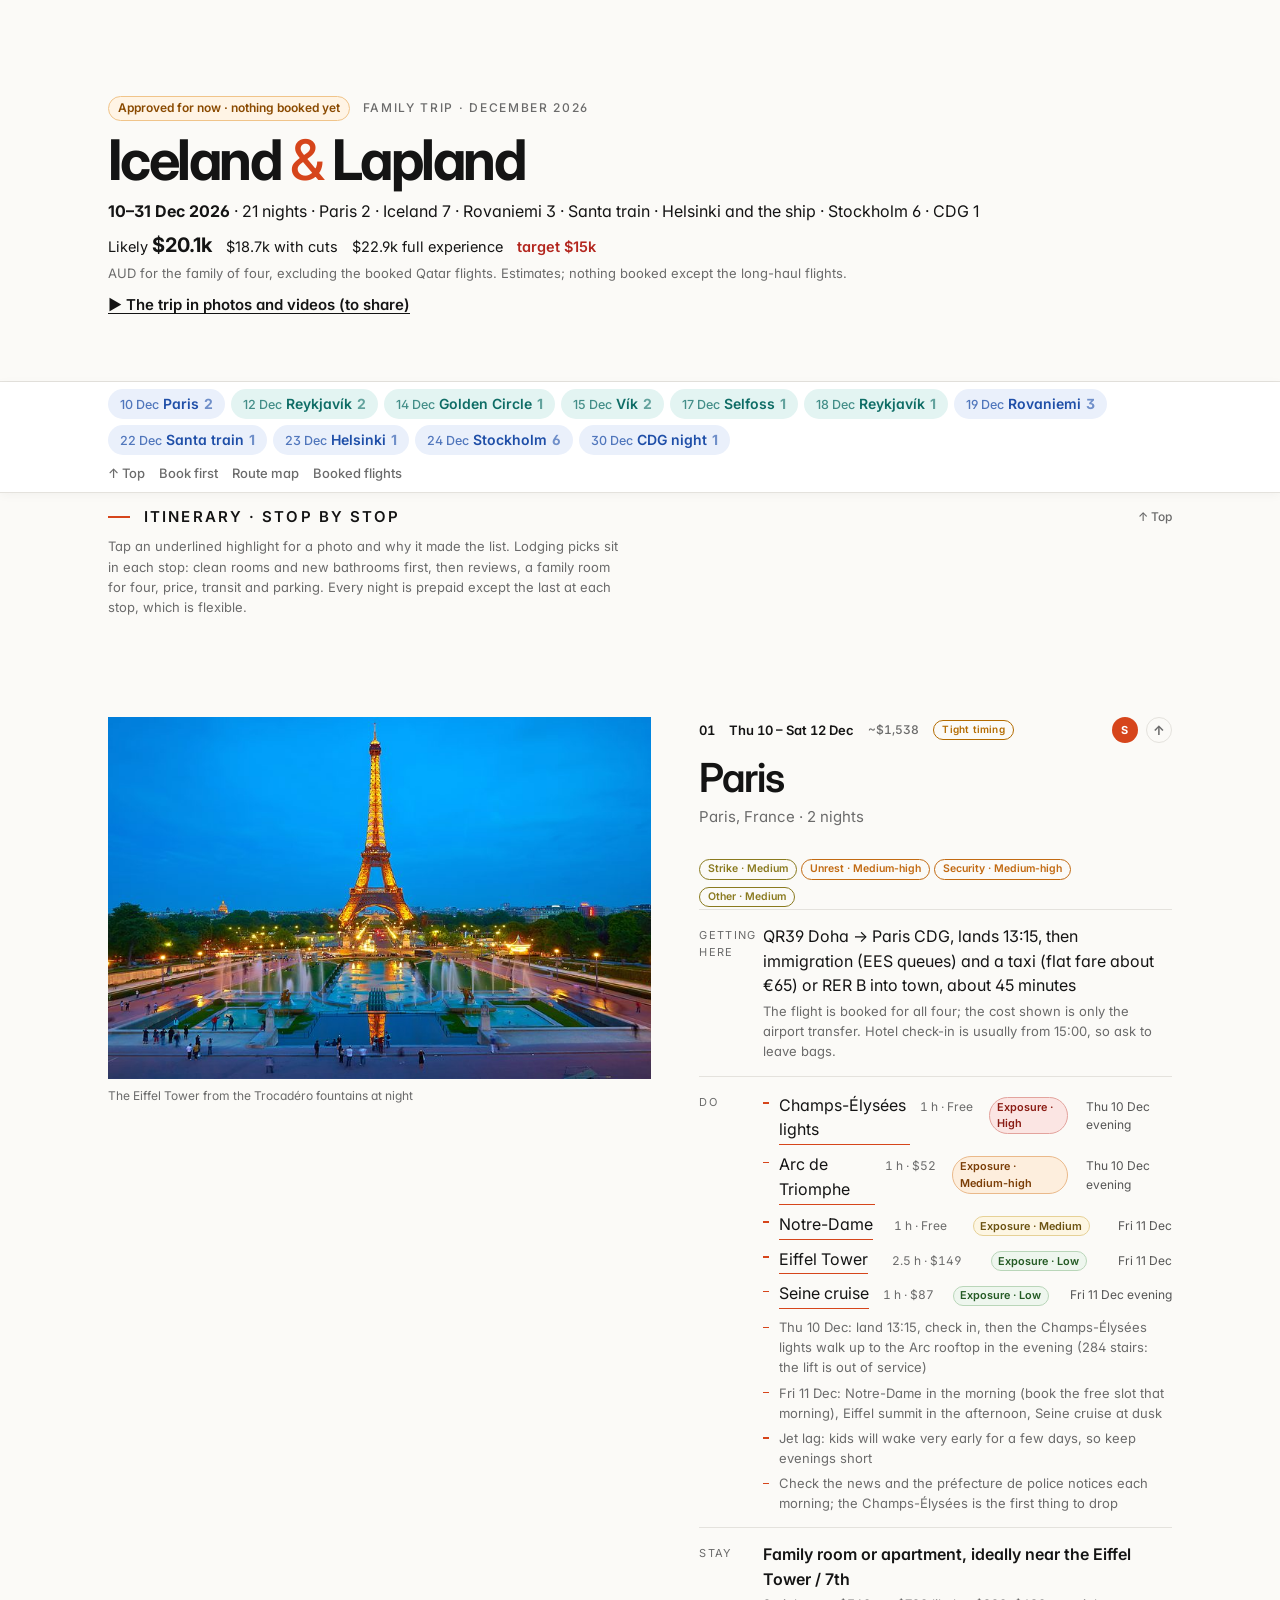
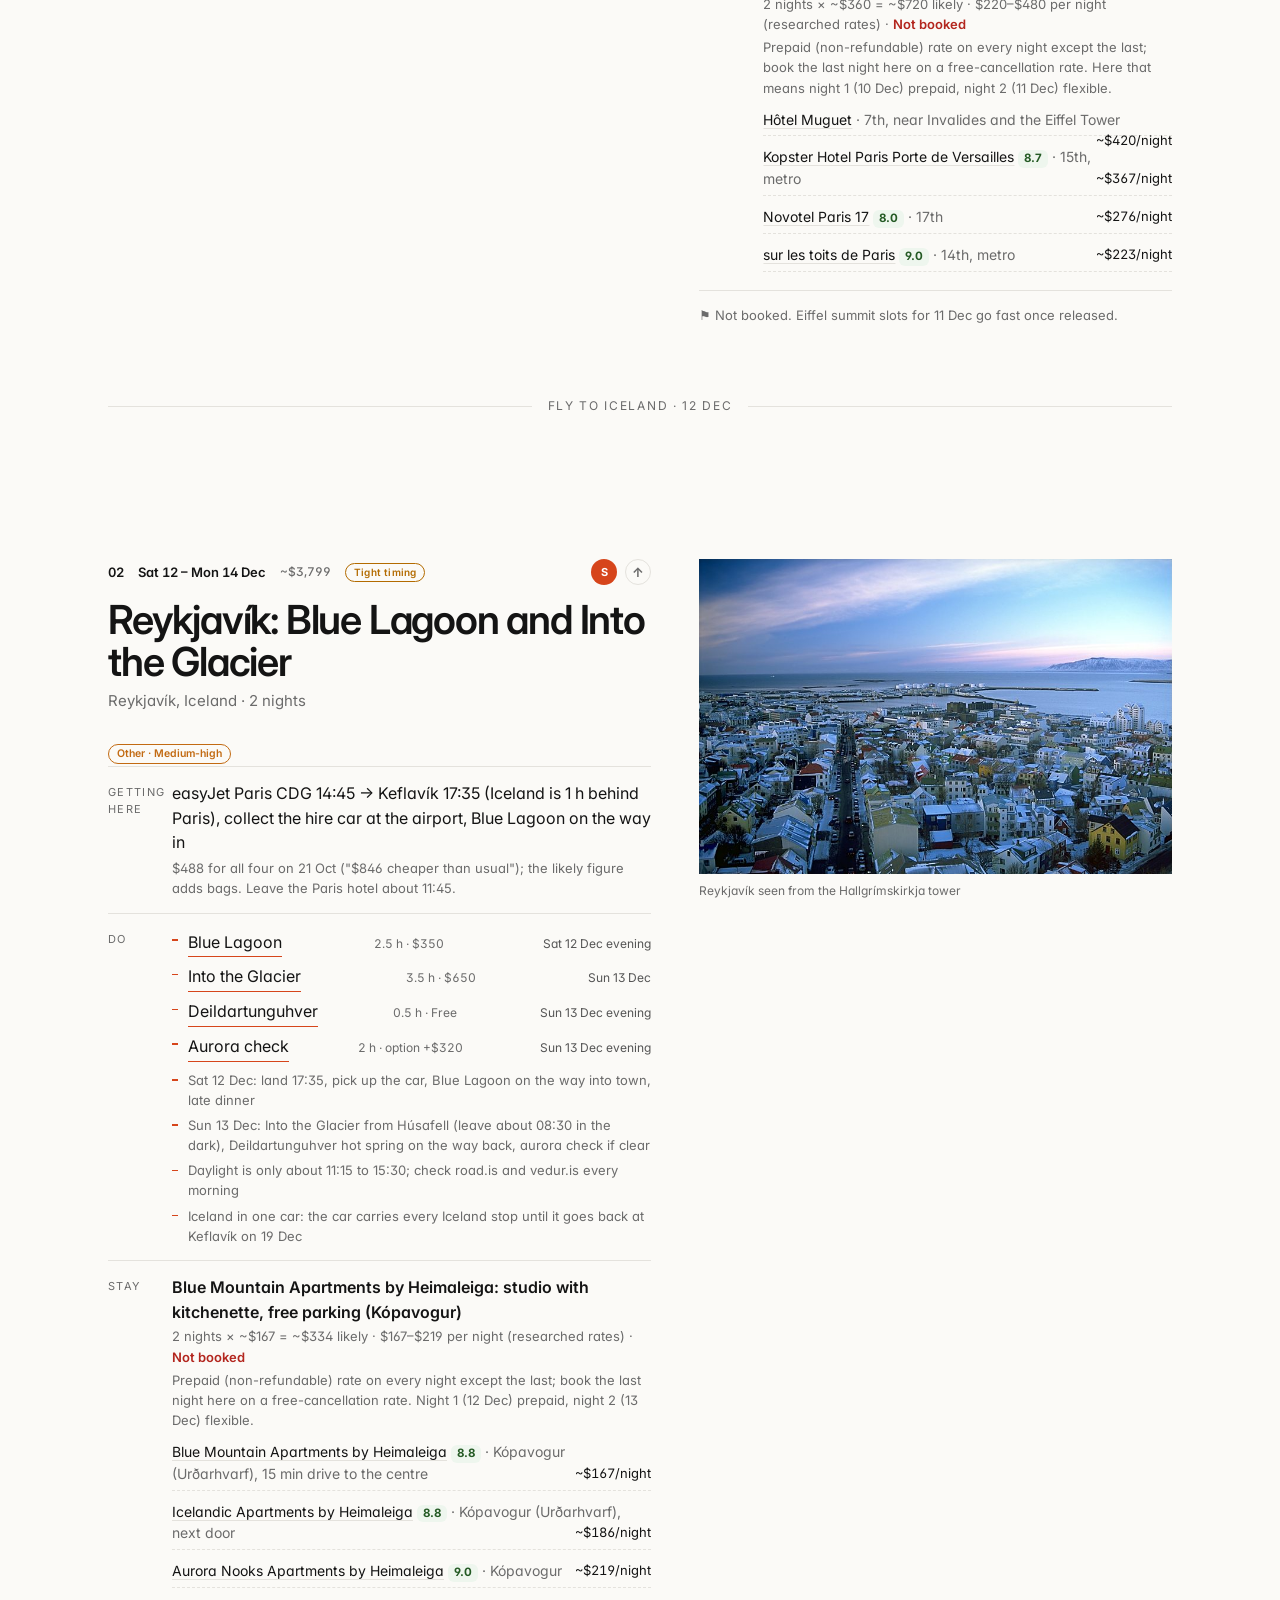
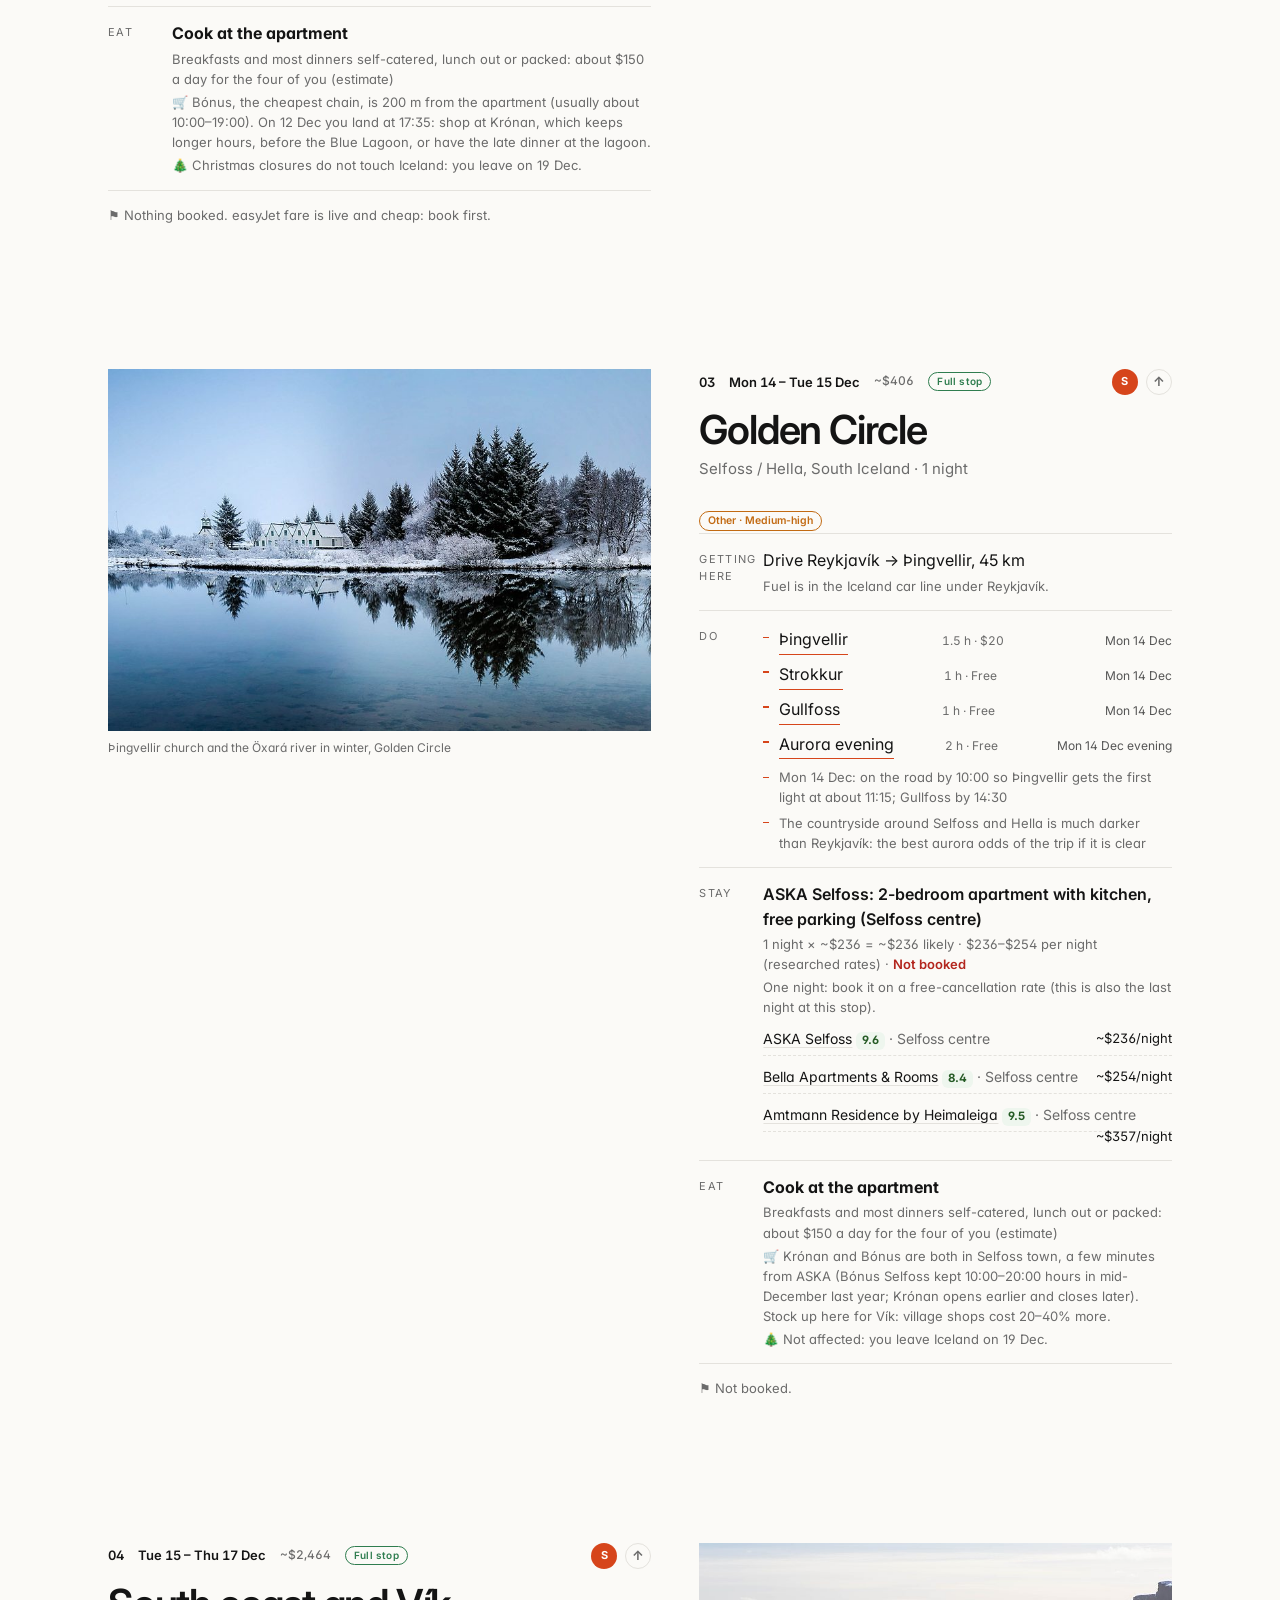
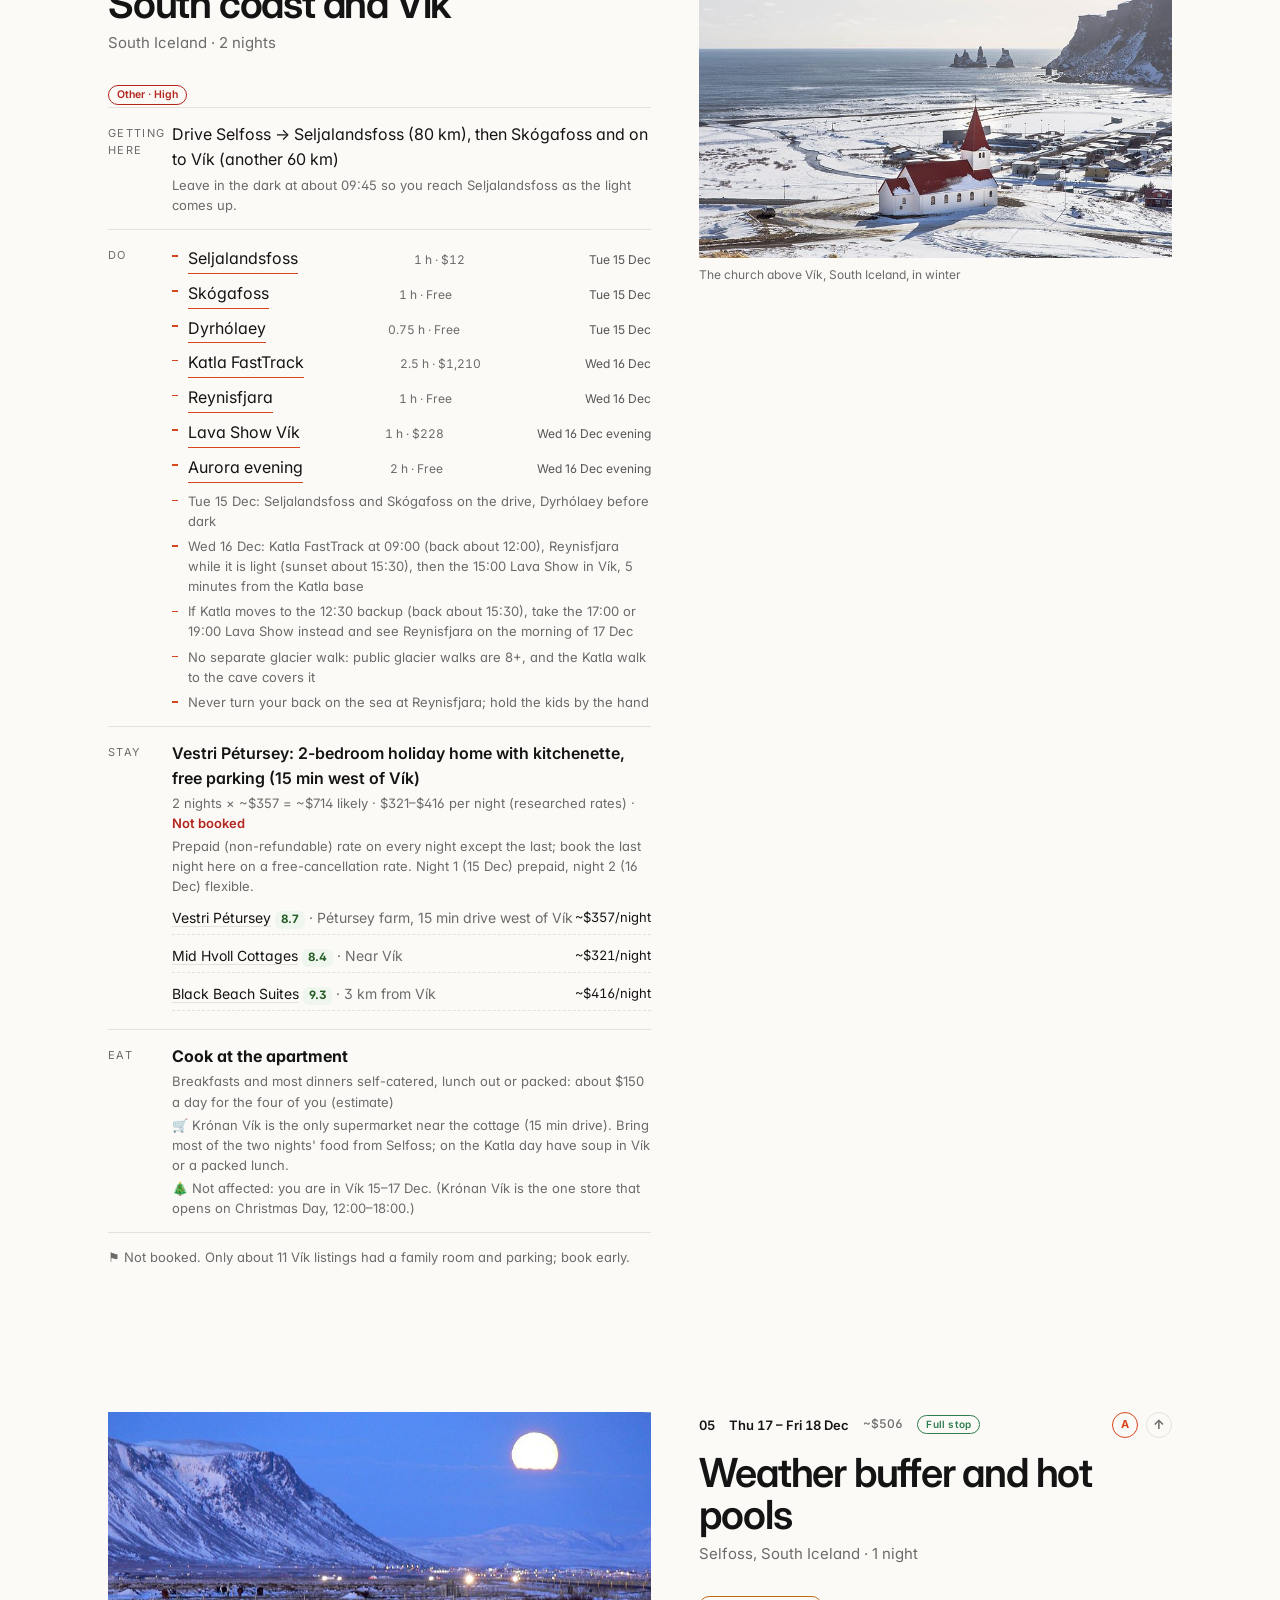
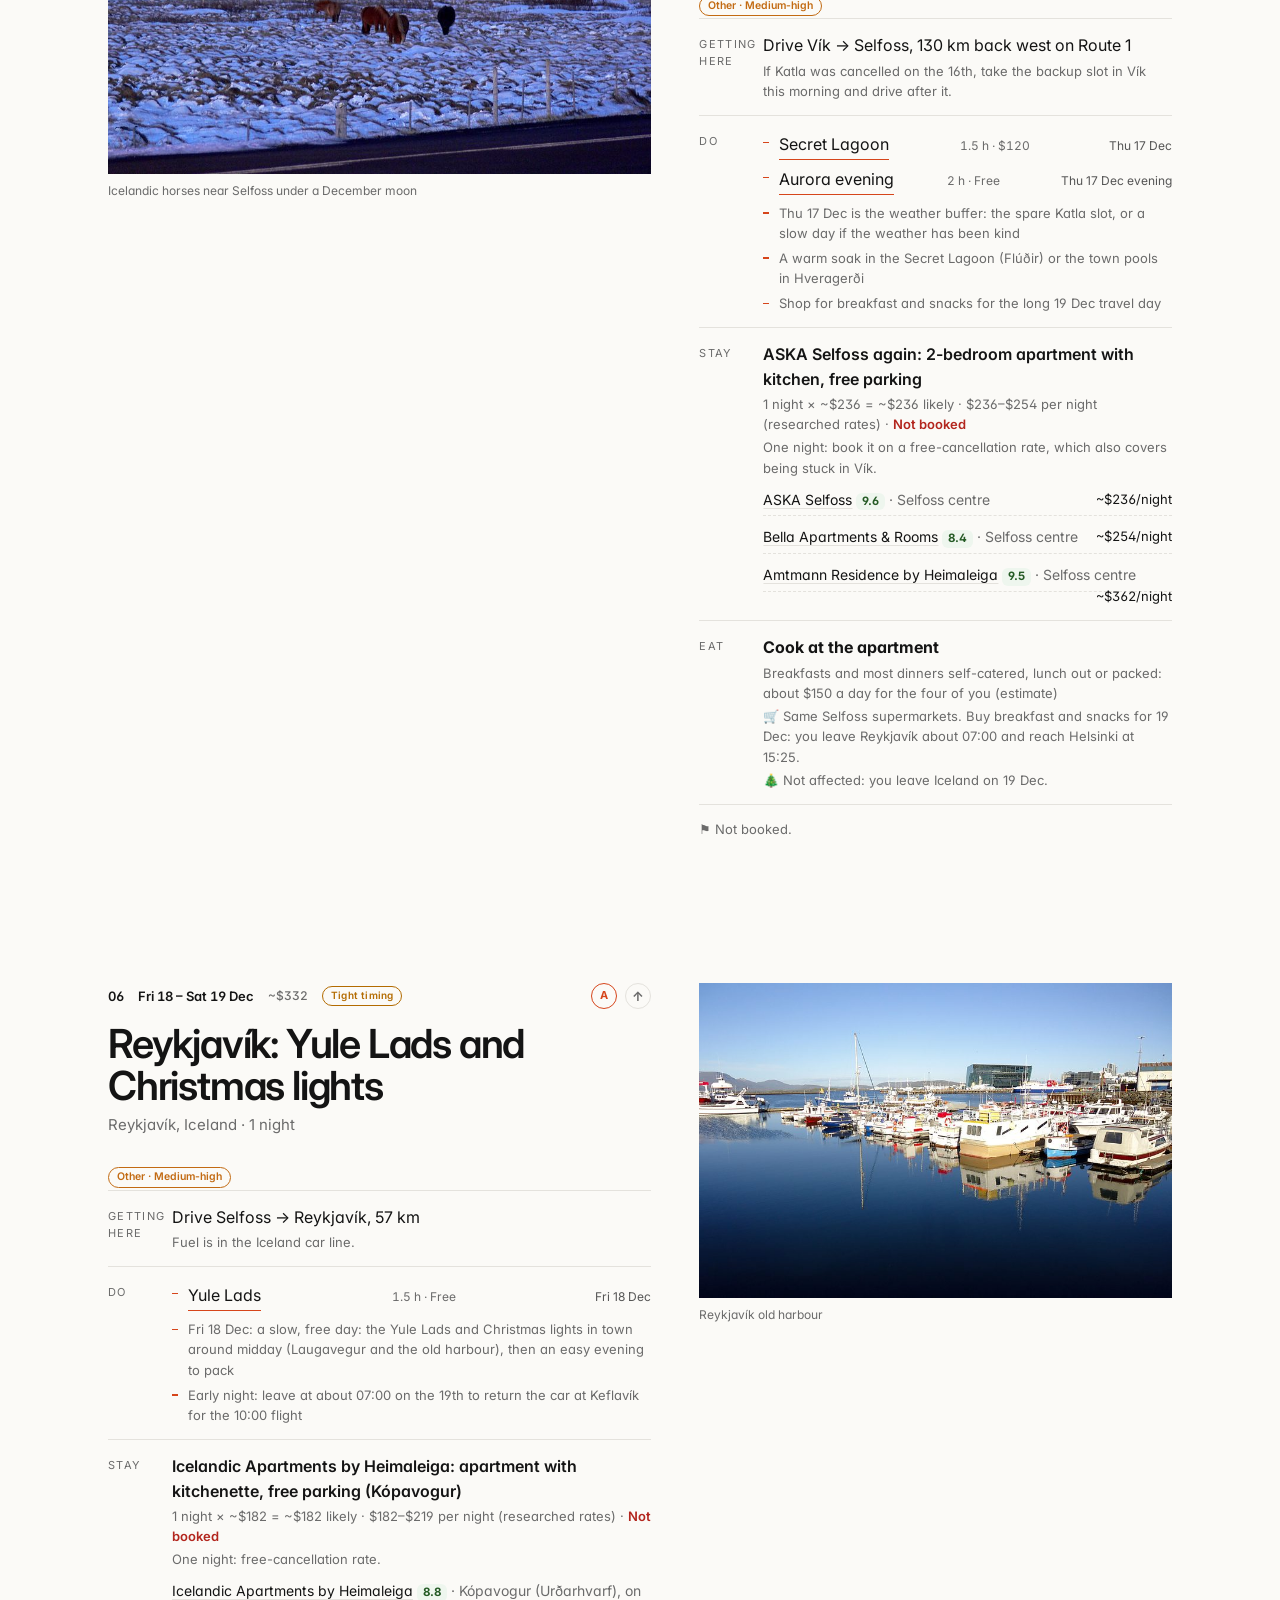
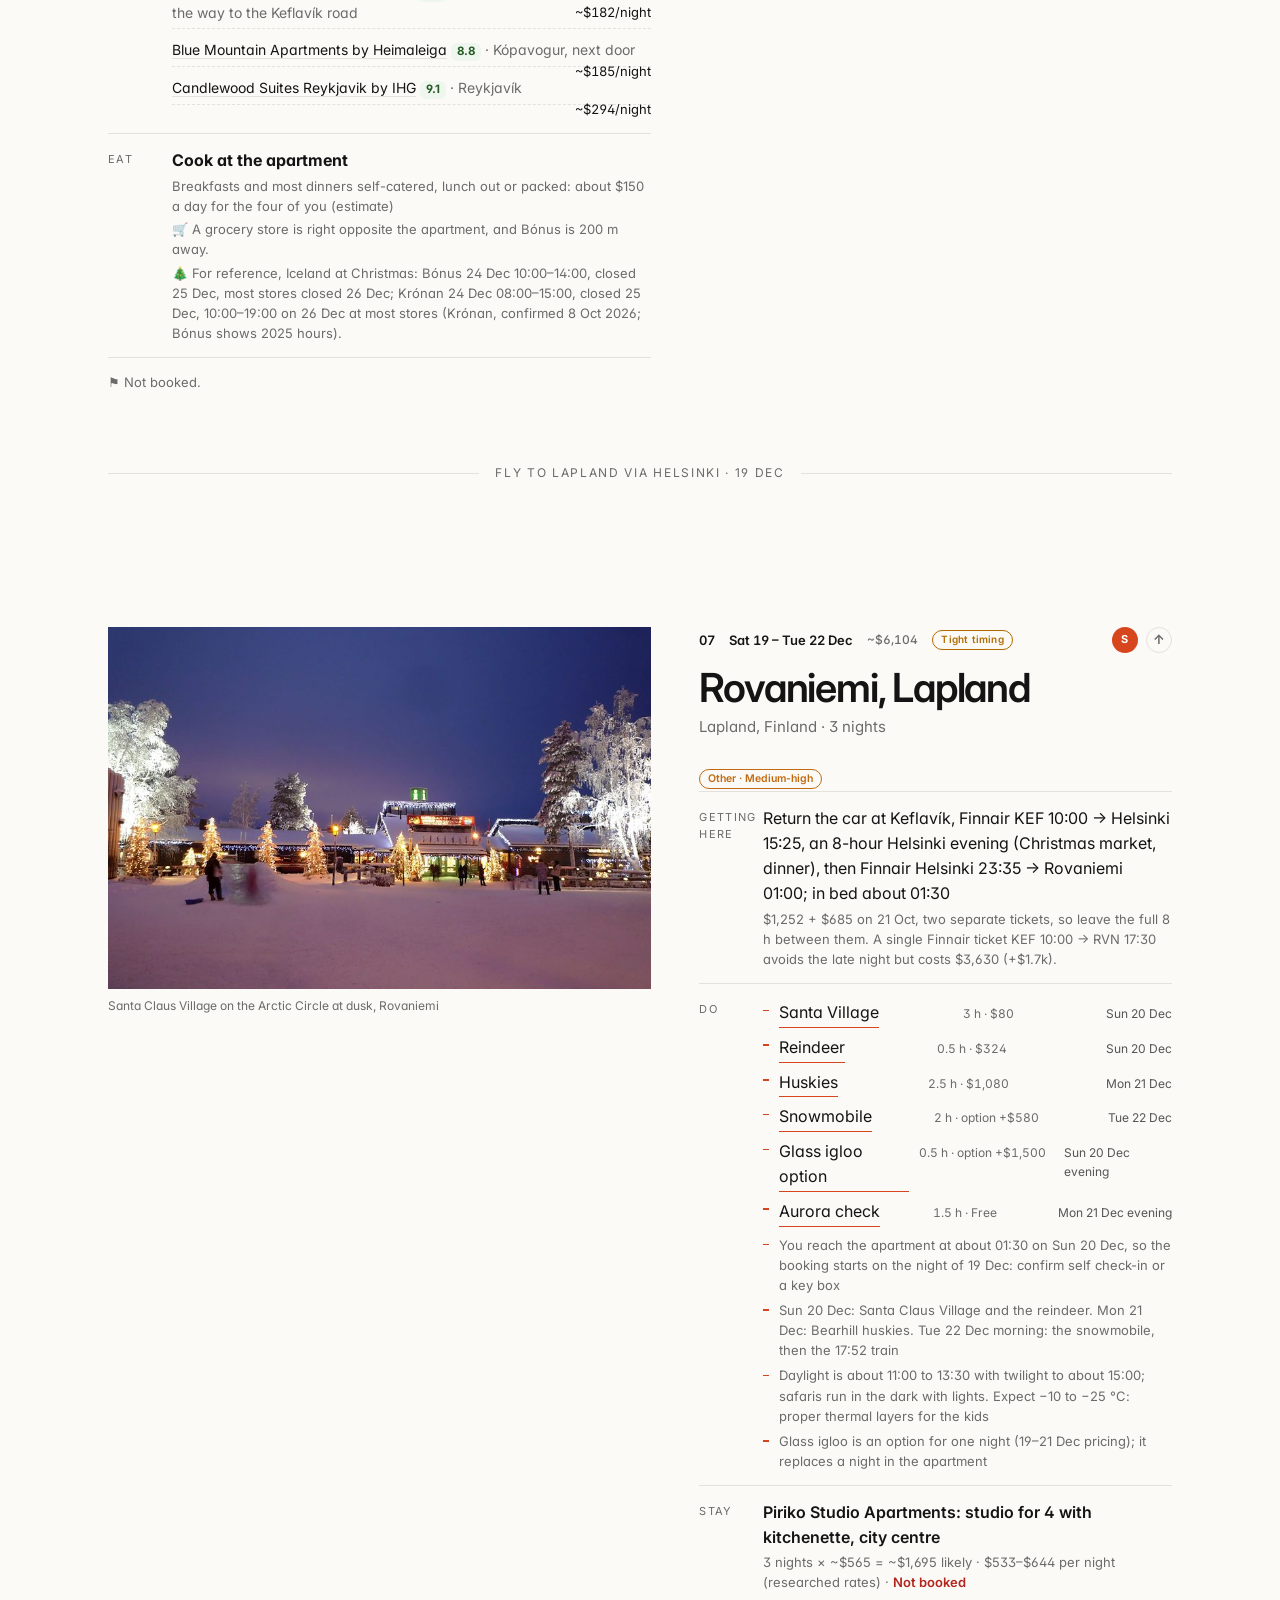
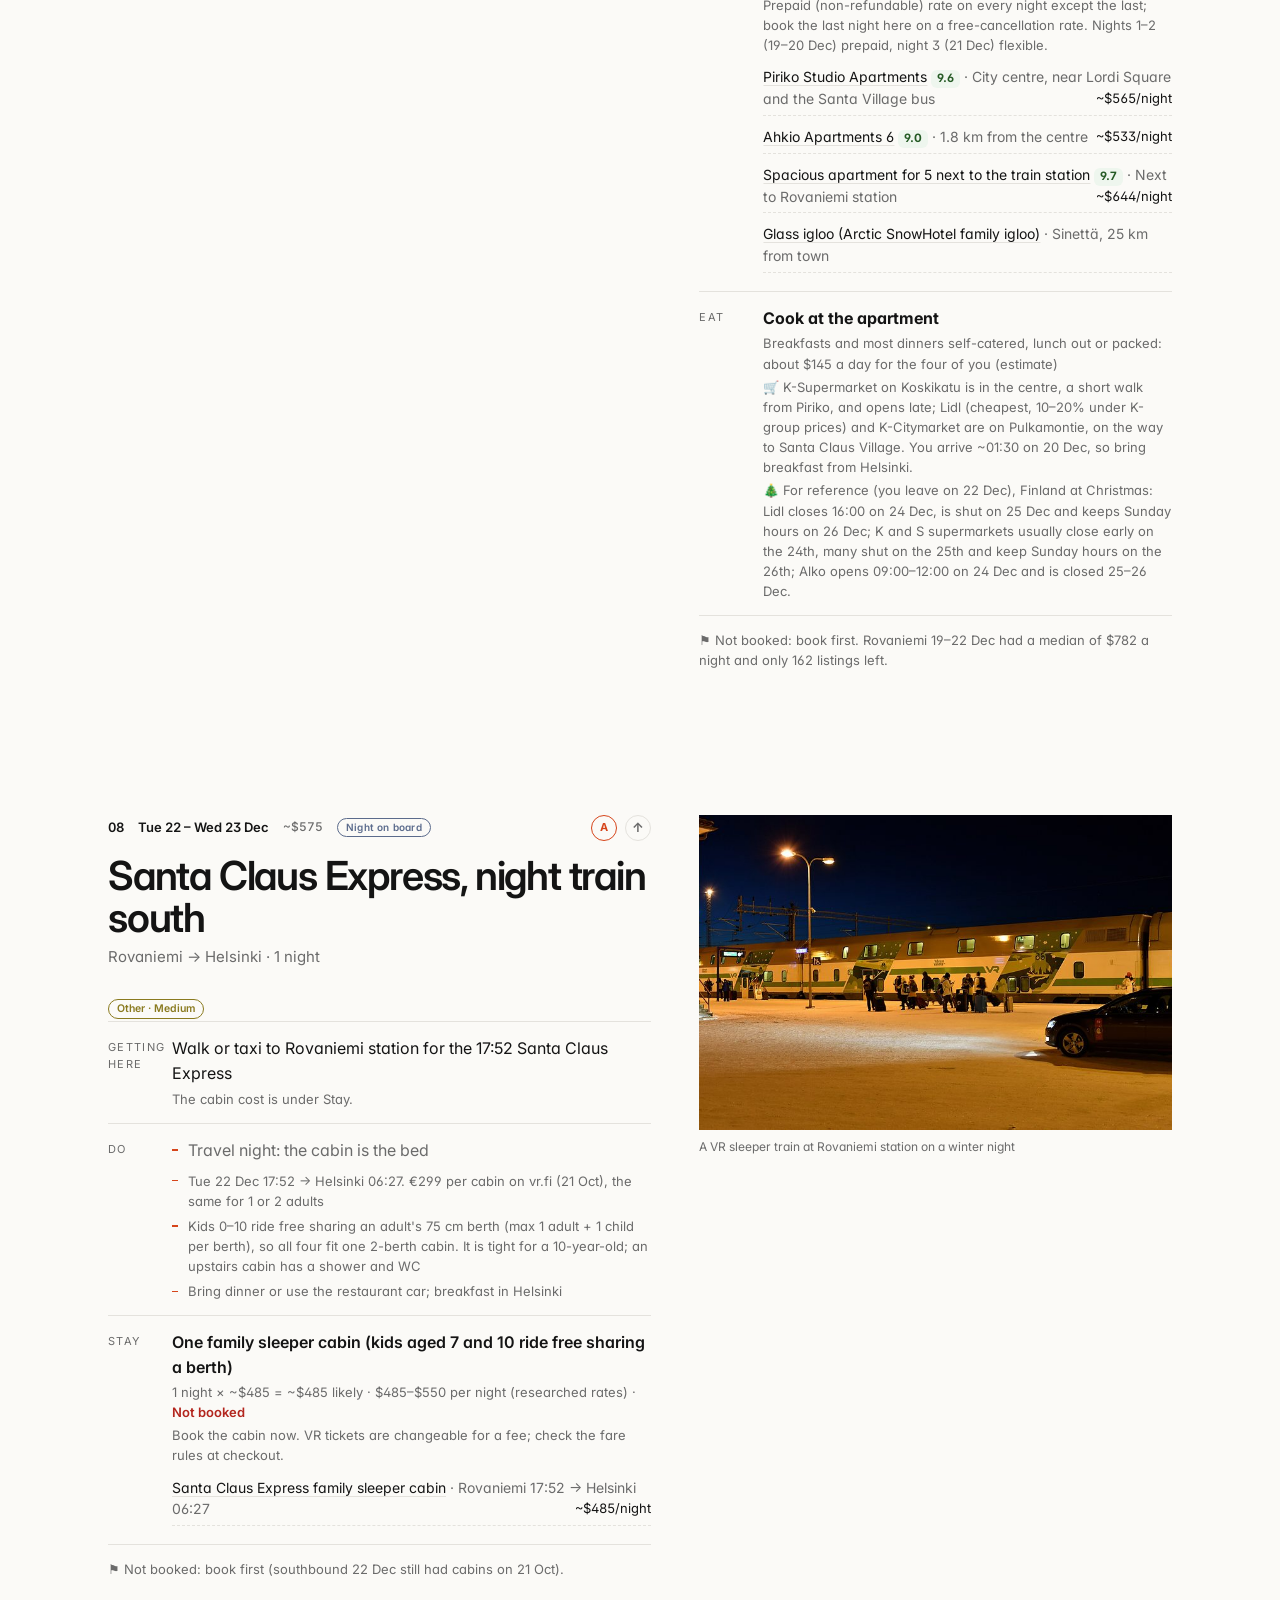
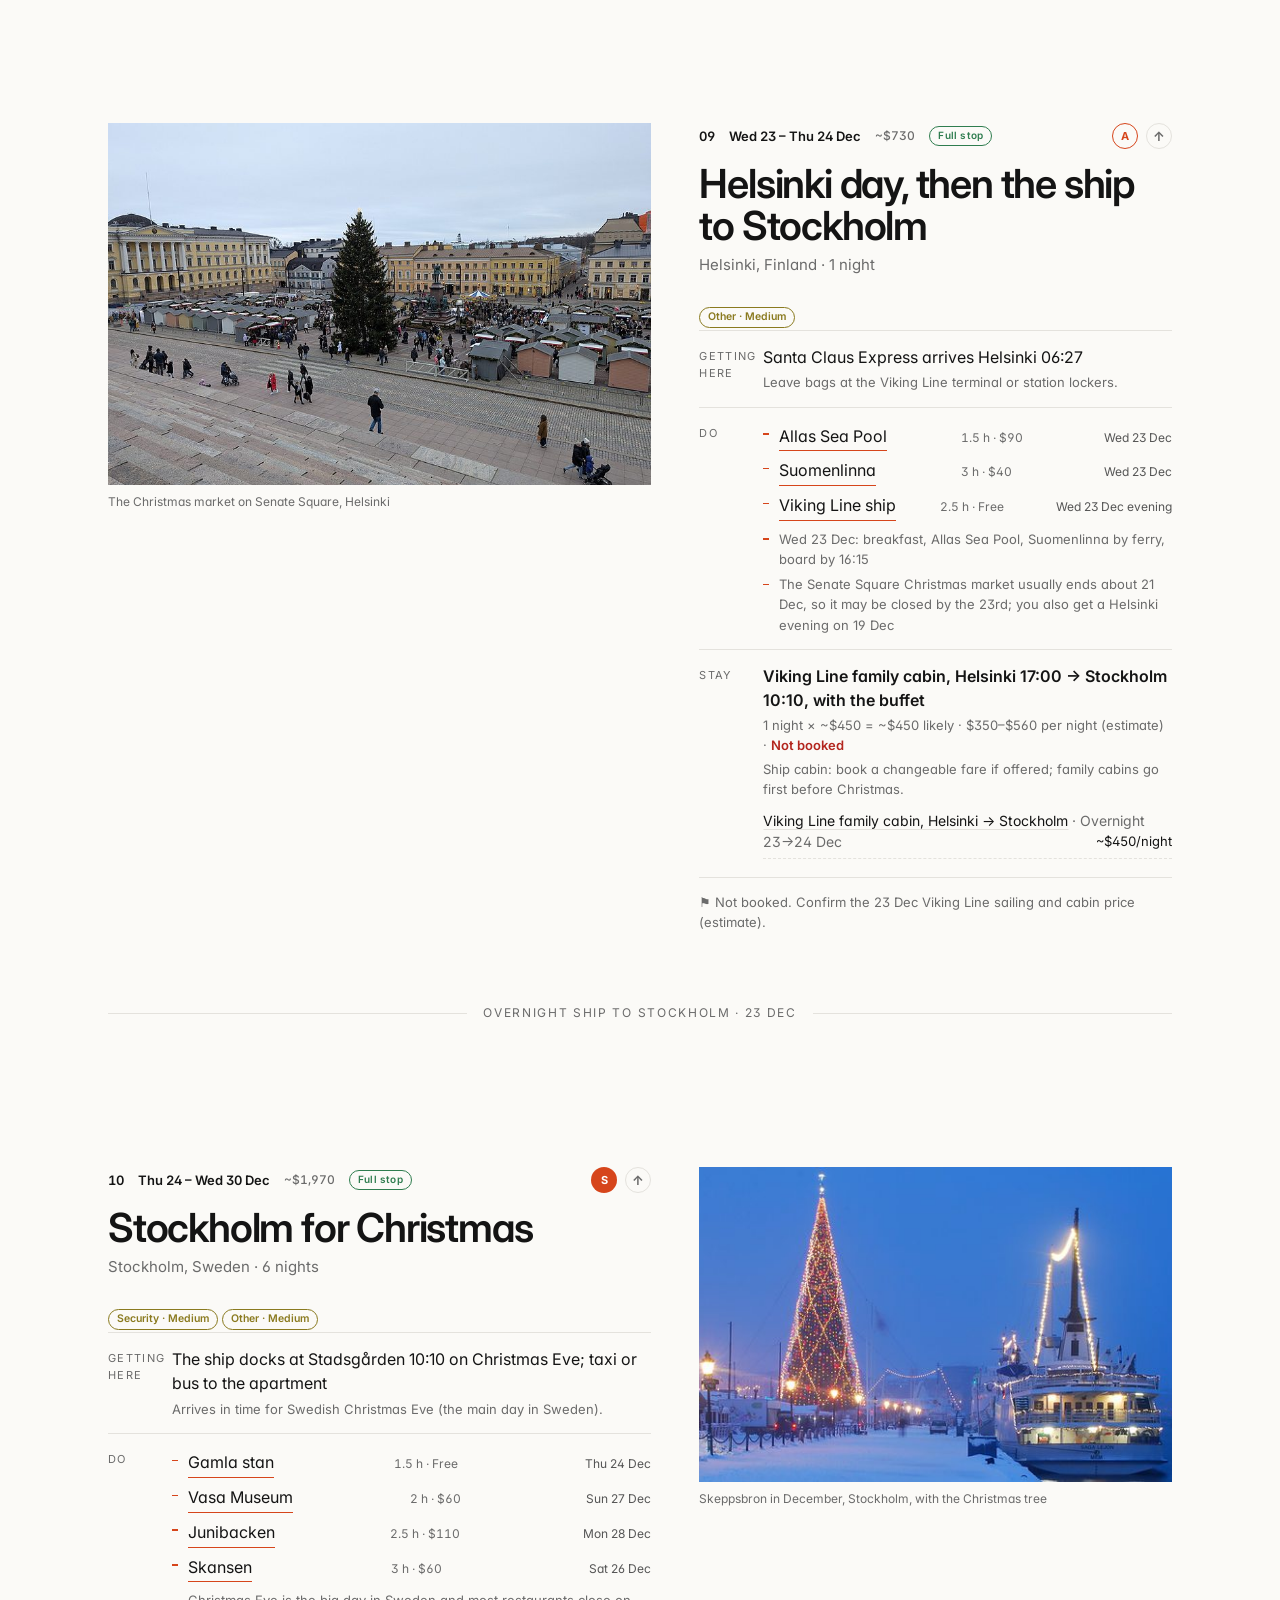
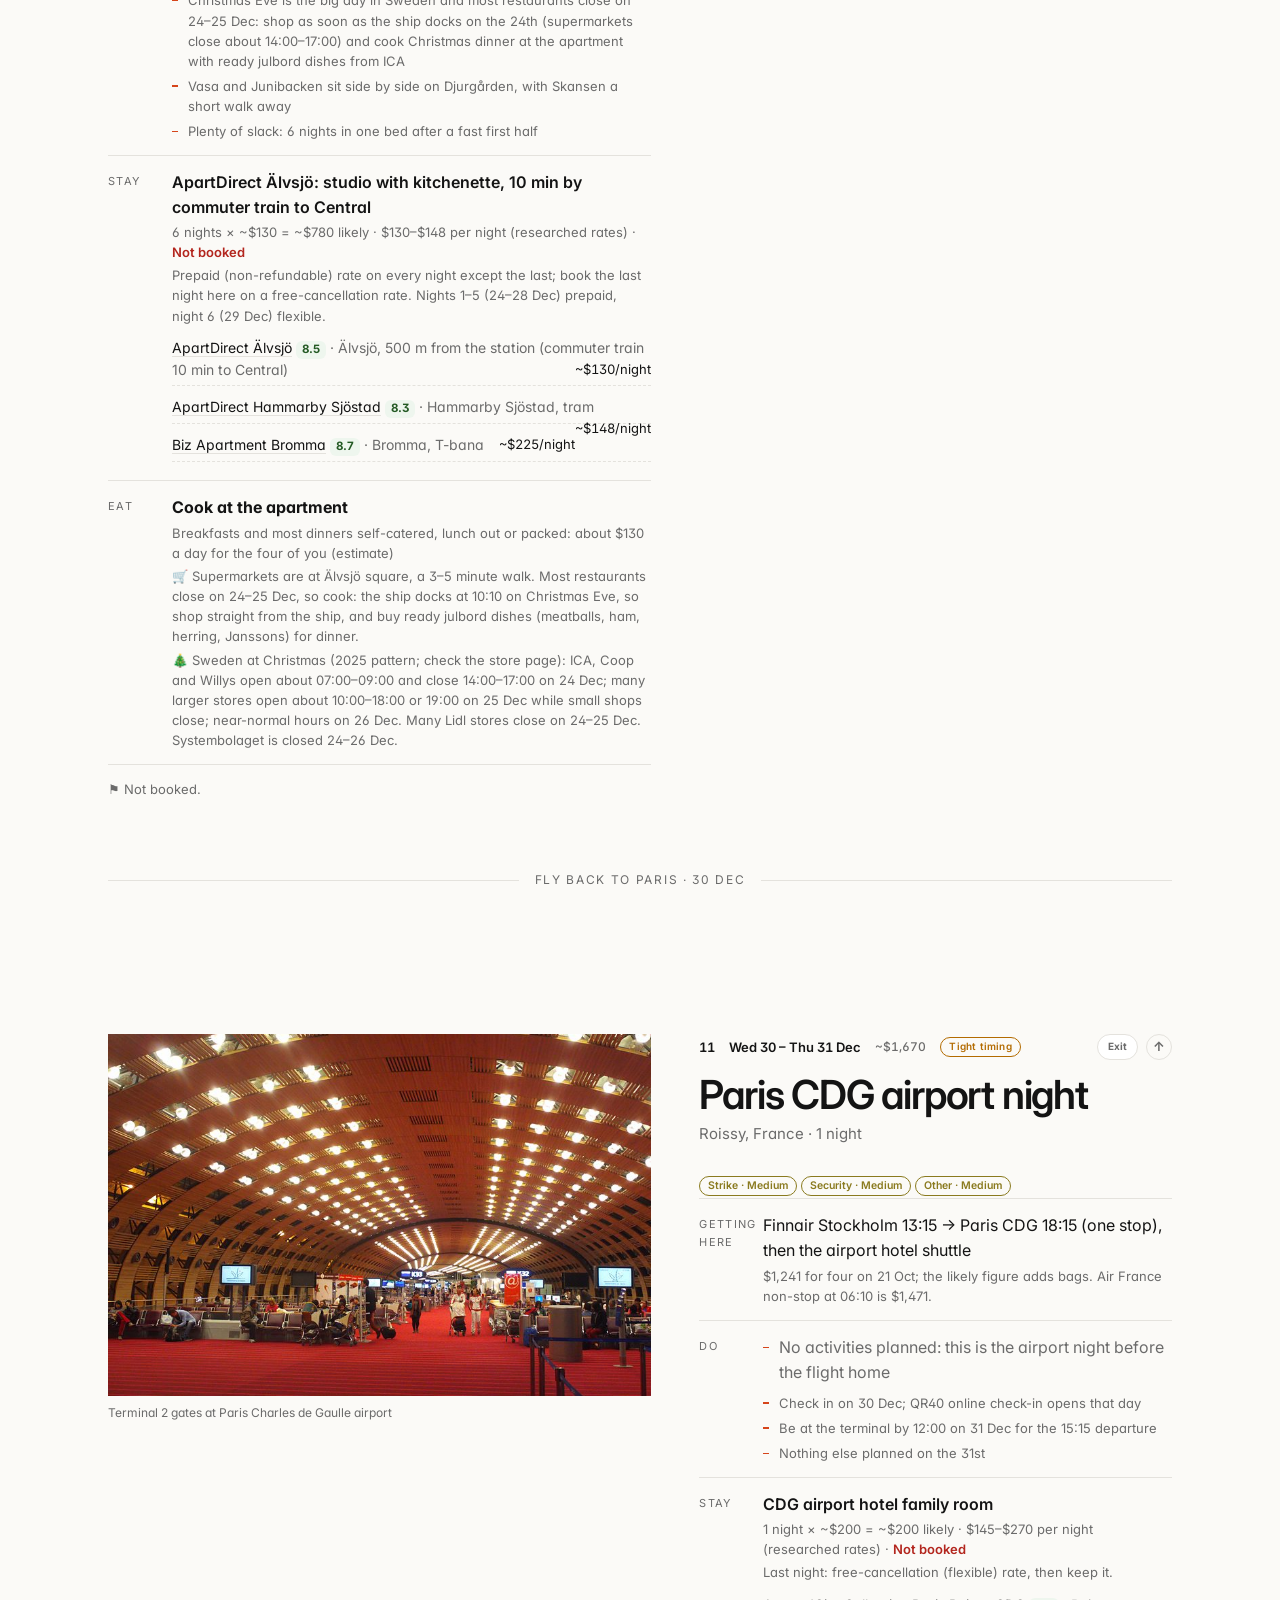
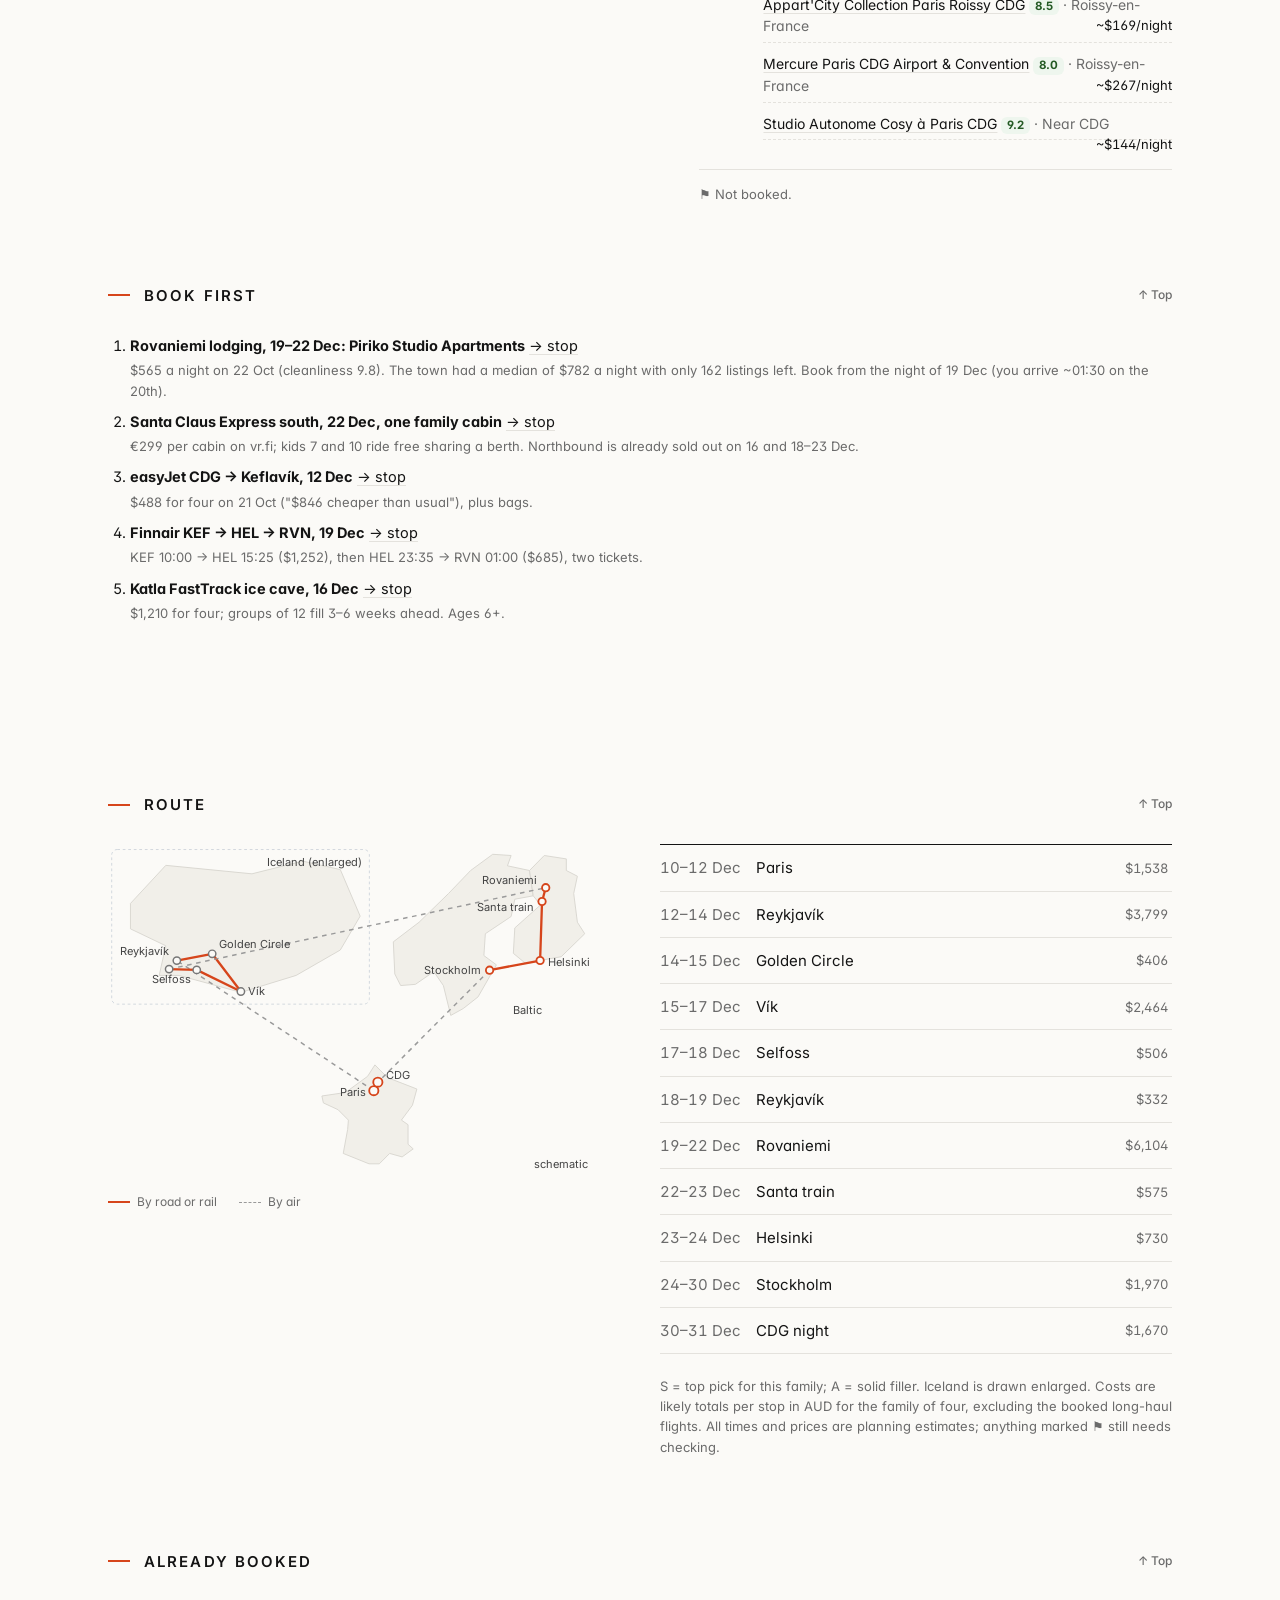
<file: europe-dec-2026/index.html>
<!doctype html><html lang="en-AU"><head><meta charset="utf-8"><link rel="icon" href="data:,"><meta name="viewport" content="width=device-width,initial-scale=1">
<title>Paris · Iceland · Lapland · Stockholm · Family trip Dec 2026</title>
<meta name="description" content="Family itinerary for Europe, 10 to 31 December 2026: Paris, Iceland, Lapland, the Santa train, Helsinki and Stockholm, with lodging and costs per stop.">
<link rel="preconnect" href="https://fonts.googleapis.com"><link rel="preconnect" href="https://fonts.gstatic.com" crossorigin>
<link href="https://fonts.googleapis.com/css2?family=Inter:wght@400;500;600;700&display=swap" rel="stylesheet">
<style>
:root{--ink:#141414;--mute:#6b6b6b;--line:#e4e2dd;--bg:#fbfaf7;--acc:#d6451b;--max:1120px}
*{box-sizing:border-box}html{-webkit-text-size-adjust:100%}
body{margin:0;background:var(--bg);color:var(--ink);font:16px/1.55 Inter,-apple-system,BlinkMacSystemFont,"Segoe UI",Helvetica,Arial,sans-serif;font-feature-settings:"ss01","cv11";-webkit-font-smoothing:antialiased}
a{color:inherit;text-decoration-color:var(--line);text-underline-offset:3px}a:hover{text-decoration-color:var(--acc)}
.wrap{max-width:var(--max);margin:0 auto;padding:0 28px}
.eyebrow{font-size:12px;letter-spacing:.14em;text-transform:uppercase;color:var(--mute);font-weight:500}
header.hero{padding:96px 0 64px;border-bottom:1px solid var(--line)}
.hero h1{font-size:clamp(44px,8vw,104px);line-height:.95;letter-spacing:-.045em;font-weight:700;margin:22px 0 28px}
.hero h1 .ar{color:var(--acc);font-weight:500}
.hero p.lede{max-width:560px;font-size:18px;color:#3a3a3a;margin:0}
.stats{display:grid;grid-template-columns:repeat(4,1fr);gap:0;margin-top:64px;border-top:1px solid var(--ink)}
.stat{padding:18px 18px 0 0}.stat b{display:block;font-size:clamp(30px,4.4vw,52px);font-weight:600;letter-spacing:-.03em;line-height:1.05}
.stat span{font-size:13px;color:var(--mute)}
section{padding:80px 0}
h2{font-size:13px;letter-spacing:.14em;text-transform:uppercase;font-weight:600;margin:0 0 40px;display:flex;gap:14px;align-items:center}
h2::before{content:"";width:22px;height:2px;background:var(--acc)}
.overview{display:grid;grid-template-columns:minmax(0,1fr) minmax(0,1.05fr);gap:64px;align-items:start}
.map{width:100%;height:auto;max-height:640px}
.r-out{fill:none;stroke:var(--acc);stroke-width:2.5;stroke-linejoin:round;stroke-linecap:round}
.r-ret{fill:none;stroke:#9a9a9a;stroke-width:1.6;stroke-dasharray:5 5;stroke-linejoin:round}
.d-out{fill:var(--bg);stroke:var(--acc);stroke-width:2}.d-ret{fill:var(--bg);stroke:#777;stroke-width:1.6}
.d-home{fill:var(--ink)}.d-bne{fill:var(--acc)}.d-via{fill:#999}
.lbl{font:12px Inter,system-ui,sans-serif;fill:#444}.lbl-b{font-weight:600;fill:var(--ink)}
.legend{display:flex;gap:22px;font-size:12px;color:var(--mute);margin-top:10px}
.legend i{display:inline-block;width:22px;height:0;border-top:2.5px solid var(--acc);vertical-align:middle;margin-right:7px}
.legend i.d{border-top:1.6px dashed #999}
ol.tl{list-style:none;margin:0;padding:0;border-top:1px solid var(--ink)}
ol.tl li{display:grid;grid-template-columns:96px 1fr 28px;gap:12px;padding:11px 0;border-bottom:1px solid var(--line);font-size:15px}
.tdate{color:var(--mute);font-variant-numeric:tabular-nums}.ttier{text-align:right;font-weight:600;font-size:12px;color:var(--acc)}
ol.tl li.ret .tname::after{content:" ↩";color:var(--mute)}ol.tl li.muted{color:var(--mute)}ol.tl li.muted .ttier{color:var(--mute)}
.note{font-size:13px;color:var(--mute);margin-top:22px;max-width:520px}
.stops{display:grid;gap:72px}
.stop{display:grid;grid-template-columns:minmax(0,1.15fr) minmax(0,1fr);gap:48px;align-items:start;break-inside:avoid;page-break-inside:avoid}
.stop:nth-of-type(even) .ph{order:2}
.ph{margin:0}.ph img{display:block;width:100%;aspect-ratio:3/2;object-fit:cover;background:#eee;filter:saturate(.92)}
.mini{grid-template-columns:1fr}.mini .ph{order:0!important}.mini .ph img{aspect-ratio:auto;max-height:340px;object-fit:cover}.ph figcaption{font-size:12px;color:var(--mute);margin-top:8px}
.meta{display:flex;align-items:center;gap:14px;font-size:13px;color:var(--mute);font-variant-numeric:tabular-nums}
.num{font-weight:600;color:var(--ink)}
.tier{margin-left:auto;font-size:11px;font-weight:700;width:26px;height:26px;display:inline-grid;place-items:center;border-radius:50%}
.tS{background:var(--acc);color:#fff}.tA{border:1.5px solid var(--acc);color:var(--acc)}
.stop h3{font-size:clamp(28px,3.4vw,40px);letter-spacing:-.03em;line-height:1.05;margin:14px 0 6px;font-weight:600}
.reg{margin:0 0 26px;color:var(--mute);font-size:15px}
dl{margin:0;display:grid;grid-template-columns:64px 1fr;border-top:1px solid var(--line)}
dt,dd{padding:14px 0;border-bottom:1px solid var(--line);margin:0}
dt{font-size:11px;letter-spacing:.12em;text-transform:uppercase;color:var(--mute);padding-top:17px}
dd ul{margin:0;padding:0;list-style:none}dd li{padding-left:16px;position:relative}dd li+li{margin-top:5px}
dd li::before{content:"";position:absolute;left:0;top:.72em;width:6px;height:1.5px;background:var(--acc)}
.sub{display:block;font-size:13px;color:var(--mute);margin-top:3px}
.tc{display:inline-block;font-size:10px;letter-spacing:.08em;text-transform:uppercase;color:#9a6a52;border:1px solid #ead8cd;border-radius:3px;padding:0 5px;line-height:16px;vertical-align:1px;white-space:nowrap}
.flag{font-size:13px;color:var(--mute);margin:14px 0 0}
.divider{display:flex;align-items:center;gap:16px;font-size:12px;letter-spacing:.14em;text-transform:uppercase;color:var(--mute)}
.divider::before,.divider::after{content:"";flex:1;height:1px;background:var(--line)}
.home{display:grid;grid-template-columns:repeat(2,1fr);gap:0;border-top:1px solid var(--ink)}
.home div{padding:20px 24px 0 0}.home b{display:block;font-size:22px;letter-spacing:-.02em;font-weight:600;margin:4px 0}.home p{margin:0;color:var(--mute);font-size:14px}
.grid3{display:grid;grid-template-columns:repeat(3,1fr);gap:40px}
.grid3 h4{font-size:15px;margin:0 0 10px;font-weight:600}.grid3 ul{margin:0;padding:0 0 0 0;list-style:none;font-size:14px;color:#3a3a3a}.grid3 li{padding:7px 0;border-top:1px solid var(--line)}
footer{border-top:1px solid var(--line);padding:48px 0 64px;font-size:12px;color:var(--mute)}
footer ul{columns:2;column-gap:40px;padding:0;list-style:none;margin:12px 0 24px}footer li{break-inside:avoid;margin-bottom:4px}
html{scroll-behavior:smooth}
.stop,#route,#home{scroll-margin-top:24px}
a:focus-visible{outline:2px solid var(--acc);outline-offset:3px;border-radius:2px}
ol.tl li{display:block;padding:0}
a.tl-link{display:grid;grid-template-columns:96px 1fr 28px;gap:12px;padding:11px 0;min-height:44px;align-items:center;text-decoration:none;color:inherit}
a.tl-link:hover .tname,a.tl-link:focus-visible .tname{text-decoration:underline;text-decoration-color:var(--acc);text-underline-offset:4px}
a.tl-link:focus-visible{outline-offset:-2px}
.mp{cursor:pointer;outline:none}.hit{fill:transparent}
.mp:hover .lbl,.mp:focus-visible .lbl{fill:var(--acc);text-decoration:underline}
.mp:focus-visible .hit{stroke:var(--acc);stroke-width:1.5;fill:rgba(214,69,27,.08)}
.tomap{position:relative;margin-left:-6px;width:26px;height:26px;display:inline-grid;place-items:center;border-radius:50%;border:1px solid var(--line);font-size:13px;font-weight:700;color:var(--mute);text-decoration:none;line-height:1}.tomap::after{content:"";position:absolute;inset:-9px}.tomap:hover,.tomap:focus-visible{color:var(--acc);border-color:var(--acc)}
.back{display:inline-flex;align-items:center;min-height:44px;margin-top:10px;font-size:13px;color:var(--mute);text-decoration:none;letter-spacing:.02em}
.back:hover,.back:focus-visible{color:var(--acc)}
.stop.flash{animation:flash 1.6s ease-out}
@keyframes flash{0%,35%{box-shadow:0 0 0 14px rgba(214,69,27,.10);background:rgba(214,69,27,.05)}100%{box-shadow:0 0 0 14px transparent;background:transparent}}
@media (prefers-reduced-motion:reduce){html{scroll-behavior:auto}.stop.flash{animation:none;outline:2px solid var(--acc);outline-offset:10px}}
@media print{.back,.tomap{display:none}a.tl-link{min-height:0}}
@media (max-width:860px){
 .wrap{padding:0 20px}header.hero{padding:64px 0 48px}.stats{grid-template-columns:repeat(2,1fr);margin-top:44px}.stat{padding-bottom:16px}
 section{padding:56px 0}.overview{grid-template-columns:1fr;gap:40px}.map{max-height:520px}
 .stop{grid-template-columns:1fr;gap:22px}.stop:nth-of-type(even) .ph{order:0}.stops{gap:56px}
 .grid3{grid-template-columns:1fr;gap:28px}footer ul{columns:1}.home{grid-template-columns:1fr}
}
@media print{
 :root{--bg:#fff}body{font-size:11pt}header.hero{padding:0 0 24px}section{padding:28px 0}
 .stop{grid-template-columns:38% 1fr;gap:24px}.stop:nth-of-type(even) .ph{order:0}.stops{gap:28px}
 .ph img{filter:none}a{text-decoration:none}.overview{break-inside:avoid}h2{margin-bottom:20px}
 @page{margin:14mm}
}
/* ===== v1.1 additions ===== */
:root{--ok:#2f7d4f;--warnc:#b36b00;--bad:#b3261e;--bar:52px}
.sr{position:absolute;width:1px;height:1px;overflow:hidden;clip:rect(0 0 0 0);white-space:nowrap}
.bar{position:sticky;top:0;z-index:50;background:rgba(251,250,247,.96);backdrop-filter:blur(6px);border-bottom:1px solid var(--line)}
.bar-in{display:flex;flex-wrap:wrap;align-items:center;gap:6px 16px;min-height:var(--bar);padding-top:8px;padding-bottom:8px;font-size:13px;font-variant-numeric:tabular-nums}
.ver{display:inline-block;font-size:10px;font-weight:700;letter-spacing:.08em;color:var(--acc);border:1px solid var(--acc);border-radius:99px;padding:0 7px;line-height:17px;text-transform:none}
.bc b{font-size:16px}.mute{color:var(--mute)}
.chip{font-size:12px;font-weight:600;border-radius:99px;padding:2px 10px;border:1px solid var(--line)}
.chip.ok{color:var(--ok);border-color:var(--ok)}.chip.over{color:var(--bad);border-color:var(--bad)}.chip.under{color:var(--warnc);border-color:var(--warnc)}
.btn{font:inherit;font-size:14px;font-weight:500;background:#fff;color:var(--ink);border:1px solid #cfcdc7;border-radius:6px;padding:9px 14px;min-height:40px;cursor:pointer;text-decoration:none;display:inline-flex;align-items:center}
.btn.sm{font-size:12px;padding:4px 10px;min-height:30px}.btn.pri{background:var(--ink);color:#fff;border-color:var(--ink)}
.btn:hover,.btn:focus-visible{border-color:var(--acc);color:var(--acc)}.btn.pri:hover{color:#fff;background:var(--acc)}
button:focus-visible,a:focus-visible,select:focus-visible,input:focus-visible,label.btn:focus-visible{outline:2px solid var(--acc);outline-offset:2px}
.sv{margin-left:auto}.jump{margin-left:0}
.ctl{display:grid;grid-template-columns:repeat(3,minmax(0,1fr));gap:24px;margin-bottom:8px}
.ctl-g{display:flex;flex-direction:column;gap:6px;font-size:13px}.ctl-g label{font-weight:600;font-size:12px;letter-spacing:.1em;text-transform:uppercase}
select,input[type=text],input[type=number]{font:inherit;font-size:15px;padding:8px 10px;border:1px solid #cfcdc7;border-radius:6px;background:#fff;min-height:40px;max-width:100%}
.bud{display:flex;align-items:center;gap:6px}.bud input{width:96px}
.warn{color:var(--bad);font-size:14px;margin:10px 0 0;padding:8px 12px;border-left:3px solid var(--bad);background:rgba(179,38,30,.06)}
.acts-row{display:flex;flex-wrap:wrap;gap:10px;margin:18px 0 8px;align-items:center}.inl{display:inline-flex;gap:6px}
.inl input{width:200px}.linkf{width:100%;margin:8px 0;font-size:12px}
.sm-h{font-size:12px;letter-spacing:.12em;text-transform:uppercase;margin:22px 0 6px}
.plans{list-style:none;margin:0;padding:0;font-size:14px}.plans li{display:flex;gap:10px;align-items:center;padding:6px 0;border-bottom:1px solid var(--line)}.plans .pn{font-weight:600;margin-right:auto}
.r-ghost{fill:none;stroke:#d8d6d0;stroke-width:1.2;stroke-dasharray:1 4;stroke-linecap:round}
.d-skip{fill:#fff;stroke:#bbb;stroke-width:1.4;stroke-dasharray:2 2}.mp.skip .lbl{fill:#aaa;text-decoration:line-through}
.legend i.g{border-top:1.5px dotted #bbb}
ol.tl li{display:flex;align-items:center;padding:0;gap:4px}
a.tl-link{display:grid;grid-template-columns:84px 1fr auto;flex:1;min-width:0}
.tcost{font-size:13px;color:var(--mute);font-variant-numeric:tabular-nums;text-align:right;padding-right:4px}
.tx{width:34px;flex:none}
.xb{flex:none;width:34px;height:34px;border-radius:50%;border:1px solid var(--line);background:#fff;color:var(--mute);font:inherit;font-size:16px;line-height:1;cursor:pointer;display:inline-grid;place-items:center}
.xb:hover,.xb:focus-visible{color:var(--acc);border-color:var(--acc)}.xb.fixed{border-style:dashed;cursor:default;pointer-events:none}
ol.tl li.rm .tname{text-decoration:line-through;color:#999}ol.tl li.rm .tdate,ol.tl li.rm .tcost{color:#aaa}
.vd{display:inline-block;width:8px;height:8px;border-radius:50%;margin-left:7px;vertical-align:1px}
.v-worth{--vc:var(--ok)}.v-marginal{--vc:var(--warnc)}.v-pointless{--vc:var(--bad)}
.vd.v-worth,.vd.v-marginal,.vd.v-pointless{background:var(--vc)}
.vpill{font-size:11px;font-weight:600;border-radius:99px;padding:2px 9px;border:1px solid var(--vc);color:var(--vc);white-space:nowrap}
.meta{flex-wrap:wrap;row-gap:6px}.meta .tier{margin-left:auto}
.rmbtn{margin-left:0!important;cursor:pointer;background:#fff;font-family:inherit}.rmbtn.off{opacity:.4;border-style:dashed}
.stop.removed>.ph,.stop.removed>.body{display:none}
.skipbar{display:none;align-items:center;gap:14px;padding:12px 16px;border:1px dashed #ccc;color:var(--mute);font-size:14px;grid-column:1/-1}
.stop.removed{display:block;margin:-20px 0}.stop.removed .skipbar{display:flex}
.stop.mini.removed{display:none}
ul.acts,ul.tips{margin:0;padding:0;list-style:none}ul.acts li{display:flex;justify-content:space-between;gap:10px;align-items:baseline;padding-left:16px}
ul.tips{margin-top:8px;font-size:13px;color:var(--mute)}
.atr{font:inherit;color:var(--ink);background:none;border:0;border-bottom:1px solid var(--acc);padding:2px 0;text-align:left;cursor:pointer;min-height:28px}
.atr:hover,.atr:focus-visible{color:var(--acc)}
.am{font-size:12px;color:var(--mute);white-space:nowrap;font-variant-numeric:tabular-nums}
dd.c-cost,dd.c-hours{font-size:14px}
.chead{font-size:15px}.chead b{font-size:20px;letter-spacing:-.02em}
ul.cl{list-style:none;margin:6px 0 0;padding:0}ul.cl li{display:flex;justify-content:space-between;gap:12px;padding:6px 0 6px 0;border-top:1px solid var(--line)}
ul.cl li::before{display:none}ul.cl li+li{margin-top:0}ul.cl{padding:0}
.cl-l{flex:1;min-width:0}.cl-v{text-align:right;white-space:nowrap;font-variant-numeric:tabular-nums}
.cl-v .sub,.cl-l .sub{font-size:12px}.cl-l .sub{white-space:normal}
.ct{display:inline-block;font-size:9px;font-weight:700;letter-spacing:.06em;border-radius:3px;padding:0 4px;margin-left:5px;line-height:15px;vertical-align:1px;text-transform:uppercase}
.t-r{background:#e8f1ec;color:var(--ok)}.t-e{background:#f6ecdc;color:var(--warnc)}.t-f{background:#eee;color:#777}
.vline{margin-bottom:8px}
table.ht{border-collapse:collapse;width:100%;font-size:13px}table.ht th{font-weight:500;text-align:left;padding:4px 10px 4px 0;color:var(--mute);white-space:nowrap}table.ht td{padding:4px 8px 4px 0;font-variant-numeric:tabular-nums}table.ht td.sub{display:table-cell;margin:0;font-size:12px}
table.ht tr.tot th,table.ht tr.tot td:nth-child(2){color:var(--ink);font-weight:700}table.ht tr{border-top:1px solid var(--line)}
ul.fit,ul.flags{list-style:none;margin:8px 0 0;padding:0;font-size:13px}ul.fit li,ul.flags li{padding-left:0}ul.fit li::before,ul.flags li::before{display:none}
ul.flags li{color:var(--warnc)}
.rmnote{margin-top:8px}
.key{margin:-20px 0 28px}
.toast{position:fixed;left:50%;bottom:18px;transform:translateX(-50%);z-index:100;background:var(--ink);color:#fff;padding:10px 12px 10px 16px;border-radius:8px;display:flex;gap:12px;align-items:center;font-size:14px;max-width:min(560px,calc(100vw - 24px));box-shadow:0 6px 24px rgba(0,0,0,.25)}
.toast[hidden]{display:none}.toast .btn{background:transparent;color:#fff;border-color:#888}.toast .tx{background:none;border:0;color:#bbb;font-size:20px;cursor:pointer;padding:0 6px}
/* dialog */
dialog#dlg{padding:0;border:0;border-radius:10px;width:min(760px,calc(100vw - 24px));max-height:calc(100dvh - 24px);box-shadow:0 20px 60px rgba(0,0,0,.35);color:var(--ink);background:var(--bg)}
dialog#dlg::backdrop{background:rgba(20,20,20,.55)}
.d-in{position:relative}.d-body{max-height:calc(100dvh - 24px);overflow:auto}
.d-x{position:absolute;right:10px;top:10px;z-index:2;width:40px;height:40px;border-radius:50%;border:0;background:rgba(255,255,255,.92);font-size:24px;line-height:1;cursor:pointer;box-shadow:0 1px 6px rgba(0,0,0,.25)}
.d-fig{margin:0}.d-fig img{display:block;width:100%;max-height:340px;object-fit:cover;background:#e8e6e0}.d-fig figcaption{font-size:11px;color:var(--mute);padding:8px 18px 0}
.d-txt{padding:10px 22px 24px}.d-txt h3{font-size:26px;letter-spacing:-.025em;margin:6px 0 10px;line-height:1.1}.d-txt h4{font-size:11px;letter-spacing:.12em;text-transform:uppercase;color:var(--mute);margin:18px 0 4px}.d-txt p{margin:0;font-size:15px}
.chips{list-style:none;margin:0;padding:0;display:flex;flex-wrap:wrap;gap:6px}.chips li{font-size:12px;border:1px solid var(--line);border-radius:99px;padding:2px 10px;color:#3a3a3a;background:#fff}
dl.facts{display:grid;grid-template-columns:110px 1fr;margin-top:16px;border-top:1px solid var(--line)}dl.facts dt{padding-top:12px;font-size:11px}dl.facts dd.tcf{color:#8a5a3c}
html.modal{overflow:hidden}
@media (max-width:860px){
 .ctl{grid-template-columns:1fr;gap:16px}
 .bar-in{gap:2px 10px;padding-top:6px;padding-bottom:6px;font-size:12px}.bar-in .jump{display:none}.sv{margin-left:0}
 .bc b{font-size:15px}.bar .btn.sm{padding:2px 8px;min-height:26px}
 a.tl-link{grid-template-columns:70px 1fr auto}
 .stop,#route,#home,#plan{scroll-margin-top:84px}
 dialog#dlg{width:100vw;max-width:100vw;max-height:100dvh;height:100dvh;border-radius:0;margin:0}.d-body{max-height:100dvh}
 dl.facts{grid-template-columns:90px 1fr}.d-txt{padding:10px 16px 28px}
 .inl{width:100%}.inl input{flex:1;width:auto}
}
@media (max-width:480px){.stats{grid-template-columns:repeat(2,1fr)}.ul.cl li{flex-direction:column}ul.cl li{flex-direction:column;gap:2px}.cl-v{text-align:left}}
.stop,#route,#home,#plan{scroll-margin-top:84px}
@media print{.bar,.noprint,.toast,dialog,.rmbtn,.skipbar,.atr+.x,#plan,.d-x,.jump,.xb,.restore{display:none!important}.atr{border:0}.stop.removed{display:none!important}ol.tl li.rm{display:none}
 .atr{color:inherit}.tx{display:none}}

.bar-in{max-width:1400px;margin:0 auto}table.ht td:nth-child(2){white-space:nowrap}html{scroll-behavior:auto}
@media (max-width:860px){.toast{left:12px;right:12px;transform:none;max-width:none;width:auto}a.tl-link{grid-template-columns:84px 1fr auto}dl.facts{grid-template-columns:104px 1fr}dl.facts dt{letter-spacing:.06em}.tdate{white-space:nowrap;font-size:14px}}

/* ===== lite view ===== */
.cpill{font-size:12px;font-weight:500;color:var(--mute);font-variant-numeric:tabular-nums;white-space:nowrap}
.cpill::before{content:"~";}
.vpill{font-size:10px;padding:1px 8px;font-weight:600;letter-spacing:.02em}
.foot-admin{margin-top:22px;font-size:12px;color:var(--mute)}
.foot-admin a{color:var(--mute);text-decoration:none;border-bottom:1px solid var(--line)}
.foot-admin a:hover,.foot-admin a:focus-visible{color:var(--acc);border-color:var(--acc)}
.stop{scroll-margin-top:24px}#route,#home{scroll-margin-top:24px}
.tl-link .vd{margin-left:6px}
.pnote{font-size:13px;color:var(--mute);max-width:640px}
@media (max-width:860px){.stop,#route,#home{scroll-margin-top:16px}}
@media print{.foot-admin{display:none}}
/* ===== europe additions ===== */
.rk{display:inline-block;font-size:10.5px;font-weight:600;padding:1px 8px;border-radius:99px;border:1px solid var(--rc);color:var(--rc);white-space:nowrap;margin:2px 4px 2px 0}
.rk.l0{--rc:#3b7a4f}.rk.l1{--rc:#8a7a1f}.rk.l2{--rc:#c26a12}.rk.l3{--rc:#b3261e}
.c-rk{margin:6px 0 0}
.rkl{list-style:none;padding:0;margin:0 0 6px}.rkl li{font-size:13px;margin:6px 0;color:var(--mute)}
.booked{display:grid;grid-template-columns:repeat(auto-fit,minmax(210px,1fr));gap:0;border-top:1px solid var(--ink);margin-top:8px}
.booked div{padding:14px 16px 14px 0;border-bottom:1px solid var(--line);font-size:14px}
.booked b{display:block;font-size:12px;letter-spacing:.1em;text-transform:uppercase;color:var(--mute);margin-bottom:4px;font-weight:600}
.booked .nb{color:#b3261e}
.nbox{border-left:3px solid var(--acc);padding:8px 14px;background:rgba(214,69,27,.05);font-size:14px;margin:14px 0}
.nbox p{margin:4px 0}
.tbl{width:100%;border-collapse:collapse;font-size:13.5px;margin:10px 0}.tbl th,.tbl td{text-align:left;padding:8px 10px 8px 0;border-bottom:1px solid var(--line);vertical-align:top}.tbl th{font-size:11px;letter-spacing:.08em;text-transform:uppercase;color:var(--mute);font-weight:600}
.tier.tX{background:#fff;border:1px solid var(--line);color:var(--mute);width:auto;padding:0 10px;border-radius:99px;font-size:10px}
.mapwrap svg.map{max-width:520px}
.geo{fill:#f1efe9;stroke:#d8d6d0;stroke-width:1}
.ctl-row{display:flex;gap:8px;flex-wrap:wrap;margin:6px 0}
.stp{display:inline-flex;align-items:center;gap:6px}.stp button{width:28px;height:28px;border:1px solid var(--line);background:#fff;border-radius:50%;cursor:pointer;font-size:16px;line-height:1}.stp button:disabled{opacity:.35;cursor:default}.stp b{min-width:16px;text-align:center}

.xp{display:inline-block;margin-left:.4rem;padding:.05rem .4rem;border-radius:99px;font-size:.68rem;font-weight:600;border:1px solid #ccc;background:#f4f4f2;color:#444;vertical-align:1px}
.xp.x0{background:#eef6ee;border-color:#b9d6b9;color:#245a24}.xp.x1{background:#fdf6e3;border-color:#e6d197;color:#6b5210}.xp.x2{background:#fdeedd;border-color:#eab98a;color:#7a3d06}.xp.x3{background:#fbe5e3;border-color:#e3a39d;color:#8a1c14}
.ad{margin-left:.5rem;font-size:.75rem;color:#555}.xt td .sub{display:block}
@media(max-width:640px){table.tbl{display:block;overflow-x:auto;max-width:100%}}
/* ===== lite v1n: navigation + readability ===== */
html{scroll-behavior:smooth}
.snav{position:sticky;top:0;z-index:20;background:rgba(255,255,255,.96);backdrop-filter:blur(8px);-webkit-backdrop-filter:blur(8px);border-bottom:1px solid var(--line);box-shadow:0 2px 10px rgba(0,0,0,.04)}
.snav .wrap{padding-top:7px;padding-bottom:7px}
.sx{display:flex;gap:6px;overflow-x:auto;white-space:nowrap;scrollbar-width:none;-webkit-overflow-scrolling:touch}
.sx::-webkit-scrollbar{display:none}
.sx2{margin-top:6px;gap:14px}
.rc{flex:none;text-decoration:none;color:#1f4fa8;background:#eaf0fb;border:1px solid transparent;border-radius:99px;padding:5px 11px;font-size:14px;font-weight:600;line-height:1.3}
.rc .rd{font-weight:500;opacity:.75;font-size:12.5px}
.rc b{opacity:.6;font-weight:700;margin-left:1px}
.rc.is{color:#0f6d66;background:#e3f4f2}
.rc.on{border-color:currentColor;background:#fff}
.rs2{flex:none;font-size:13px;color:var(--mute);text-decoration:none;font-weight:500;padding:2px 0}
.rs2:hover,.rs2:focus-visible{color:var(--ink);text-decoration:underline}
h2{font-size:15px;margin-bottom:28px;justify-content:flex-start}
h2>span{flex:1}
.totop{font-size:12px;letter-spacing:0;text-transform:none;font-weight:500;color:var(--mute);text-decoration:none;white-space:nowrap}
.totop:hover{color:var(--acc)}
.stop,#route,#top,section[id],.anc{scroll-margin-top:96px}
.anc{display:block;height:0}
.stop .meta .c-date{font-weight:600;color:var(--ink)}
.fab{position:fixed;right:16px;bottom:16px;z-index:30;width:44px;height:44px;border-radius:50%;background:var(--ink);color:#fff;display:flex;align-items:center;justify-content:center;text-decoration:none;font-size:20px;box-shadow:0 6px 18px rgba(0,0,0,.25);opacity:0;pointer-events:none;transition:opacity .2s}
.fab.show{opacity:.9;pointer-events:auto}
.hold{display:inline-block;margin-right:8px;padding:2px 9px;border-radius:99px;background:#fff4e5;border:1px solid #f0c48a;color:#8a4a00;letter-spacing:0;text-transform:none;font-weight:600}
.ph img{filter:none}
@media(min-width:900px){.sx{flex-wrap:wrap;overflow:visible}}
@media(max-width:700px){h2{font-size:14px;margin-bottom:22px}.stop,#route,#top,section[id],.anc{scroll-margin-top:92px}}
.ph img{height:auto;aspect-ratio:3/2;object-fit:cover}
html,body{overflow-x:clip}
@media(min-width:900px){.stop,#route,#top,section[id],.anc{scroll-margin-top:128px}}
dl dd{min-width:0}
@media(max-width:700px){ul.acts li{flex-wrap:wrap;row-gap:0}ul.acts li .ad{flex-basis:100%;margin-left:0;text-align:left;color:var(--mute)}}
/* ===== v3: compact header, lodging and per-stop blocks ===== */
.hero-c{padding-top:28px;padding-bottom:18px}
.hero-c h1{font-size:clamp(34px,6vw,56px);line-height:1.05;margin:10px 0 10px}
.hero-c .when{font-size:16px;margin:0 0 4px}
.hero-c .costl{font-size:15px;margin:0}
.hero-c .costl b{font-size:17px}
.lodging b{font-weight:600}
.lodge{margin-top:2px}
.nbk{color:#b3261e;font-weight:600}
ul.hopt{list-style:none;margin:6px 0 2px;padding:0;font-size:14px}
ul.hopt li{padding:3px 0;border-bottom:1px dashed var(--line)}
.tw{overflow-x:auto;max-width:100%;margin:8px 0}
.tw .tbl{font-size:12.5px;margin:0;min-width:520px}
.bh{font-size:12px;letter-spacing:.08em;text-transform:uppercase;color:var(--mute);margin:14px 0 4px;font-weight:600}
.rx{margin:8px 0 10px}.rx p{margin:3px 0;font-size:14px}
ul.aud{list-style:none;margin:0 0 6px;padding:0}ul.aud li{font-size:14px;margin:0 0 8px}
.sev{display:inline-block;font-size:10.5px;font-weight:700;padding:1px 7px;border-radius:99px;margin-right:4px;border:1px solid}
.sev.sH{color:#b3261e;border-color:#e3a39d;background:#fbe5e3}.sev.sM{color:#7a3d06;border-color:#eab98a;background:#fdeedd}.sev.sL{color:#245a24;border-color:#b9d6b9;background:#eef6ee}
.verify .flag{margin-top:6px}
.bar .stopnav{padding:0 0 7px}
.bar .rc{font-size:12.5px;padding:3px 9px}
.rc.rm{opacity:.45;text-decoration:line-through}
body.adm .stop,body.adm #route,body.adm #top,body.adm section[id],body.adm .anc{scroll-margin-top:118px}
@media(max-width:700px){body.adm .stop,body.adm #route,body.adm #top,body.adm section[id],body.adm .anc{scroll-margin-top:110px}}
[hidden]{display:none!important}
ul.hopt li,ul.hlist li,ul.xl li,ul.aud li{position:static}
ul.hopt li::before,ul.hlist li::before,ul.xl li::before,ul.aud li::before{display:none}
ul.hlist,ul.xl{list-style:none;margin:4px 0 8px;padding:0}
ul.hlist li,ul.xl li{padding:8px 0;border-bottom:1px solid var(--line);font-size:14px}
ul.hlist .pr{float:right;font-size:13px;color:var(--ink);font-variant-numeric:tabular-nums}
ul.xl .why{display:block;font-size:13.5px;margin-top:2px}
ul.xl .xp{margin-left:4px}
/* ===== D7 additions ===== */
.v-transit{--vc:#5b6b8c}
.vd.v-transit{background:var(--vc)}
.costrow{display:flex;flex-wrap:wrap;gap:6px 14px;margin:6px 0 0;font-size:14.5px;align-items:baseline}
.costrow .cl1 b{font-size:20px}
.costrow .tgt{color:#b3261e;font-weight:600}
ol.bf{margin:8px 0 0;padding-left:22px}
ol.bf li{margin:0 0 10px;font-size:14.5px}
ol.bf .sub{display:block}
.bg-links{font-size:14px;margin:10px 0 0}
ul.lopt{list-style:none;margin:6px 0 4px;padding:0;font-size:14px}
ul.lopt li{padding:5px 0;border-bottom:1px dashed var(--line);position:static}
ul.lopt li::before{display:none}
ul.lopt .sc{display:inline-block;font-size:11.5px;font-weight:700;padding:0 6px;border-radius:6px;background:#eef6ee;color:#245a24;margin-left:4px}
ul.lopt .pr{float:right;font-variant-numeric:tabular-nums;font-size:13px}
.lfilter{font-size:13px;color:var(--mute);margin:6px 0 0}
.tl-grid{display:grid;grid-template-columns:repeat(auto-fit,minmax(260px,1fr));gap:12px 22px}
.tl-grid h4{margin:6px 0 4px}
.tl-grid ul{margin:0;padding-left:18px;font-size:14px}
.tl-grid li{margin:0 0 4px}

.sharelink{margin:10px 0 0;font-size:15px}.sharelink a{color:inherit;font-weight:600;text-decoration:underline;text-underline-offset:3px}
</style></head><body>
<div id="live" class="sr" aria-live="polite" role="status"></div>
<header class="hero hero-c" id="top"><div class="wrap">
<div class="eyebrow"><span class="hold">Approved for now · nothing booked yet</span> Family trip · December 2026</div>
<h1>Iceland <span class="ar">&amp;</span> Lapland</h1>
<p class="when"><b>10–31 Dec 2026</b> · <span id="st-nights"></span> nights · Paris 2 · Iceland 7 · Rovaniemi 3 · Santa train · Helsinki and the ship · Stockholm 6 · CDG 1</p>
<p class="costrow"><span class="cl1">Likely <b>$20.1k</b></span><span>$18.7k with cuts</span><span>$22.9k full experience</span><span class="tgt">target $15k</span></p><p class="mute" style="font-size:13px;margin:2px 0 0">AUD for the family of four, excluding the booked Qatar flights. Estimates; nothing booked except the long-haul flights.</p>
<p class="sharelink"><a href="share/">▶ The trip in photos and videos (to share)</a></p>
</div></header>
<nav class="snav" aria-label="Jump to a stop"><div class="wrap"><div class="sx stopnav"><a href="#paris" class="rc" data-stop="paris"><span class="rd">10 Dec</span> Paris <b>2</b></a><a href="#rey1" class="rc is" data-stop="rey1"><span class="rd">12 Dec</span> Reykjavík <b>2</b></a><a href="#gc" class="rc is" data-stop="gc"><span class="rd">14 Dec</span> Golden Circle <b>1</b></a><a href="#vik" class="rc is" data-stop="vik"><span class="rd">15 Dec</span> Vík <b>2</b></a><a href="#sel" class="rc is" data-stop="sel"><span class="rd">17 Dec</span> Selfoss <b>1</b></a><a href="#rey2" class="rc is" data-stop="rey2"><span class="rd">18 Dec</span> Reykjavík <b>1</b></a><a href="#rov" class="rc" data-stop="rov"><span class="rd">19 Dec</span> Rovaniemi <b>3</b></a><a href="#train" class="rc" data-stop="train"><span class="rd">22 Dec</span> Santa train <b>1</b></a><a href="#hel" class="rc" data-stop="hel"><span class="rd">23 Dec</span> Helsinki <b>1</b></a><a href="#sto" class="rc" data-stop="sto"><span class="rd">24 Dec</span> Stockholm <b>6</b></a><a href="#cdg" class="rc" data-stop="cdg"><span class="rd">30 Dec</span> CDG night <b>1</b></a></div><div class="sx sx2"><a href="#top" class="rs2">↑ Top</a><a href="#bookfirst" class="rs2">Book first</a><a href="#route" class="rs2">Route map</a><a href="#booked" class="rs2">Booked flights</a></div></div></nav>
<section id="stops" style="padding-top:12px"><div class="wrap"><h2><span>Itinerary · stop by stop</span><a class="totop" href="#top">↑ Top</a></h2>
<p class="note key">Tap an underlined highlight for a photo and why it made the list. Lodging picks sit in each stop: clean rooms and new bathrooms first, then reviews, a family room for four, price, transit and parking. Every night is prepaid except the last at each stop, which is flexible.</p>
<div class="stops"><span class="anc" id="dec10"></span><article class="stop" id="paris" aria-label="Paris">

<figure class="ph"><img src="photos/hero_paris-800.jpg" srcset="photos/hero_paris-800.jpg 800w, photos/hero_paris.jpg 1600w" sizes="(min-width:900px) 560px, 100vw" alt="The Eiffel Tower from the Trocadéro fountains at night" loading="eager" decoding="async" width="1600" height="977"><figcaption>The Eiffel Tower from the Trocadéro fountains at night</figcaption></figure>
<div class="body"><div class="meta"><span class="num c-num">01</span><span class="date c-date"></span><span class="cpill c-costp" title="Likely cost for this stop (estimate)"></span><span class="vpill c-verdict"></span><span class="tier tS" title="S-tier">S</span><a class="tomap" href="#top" aria-label="Back to top" title="Back to top">↑</a></div>
<h3>Paris</h3><p class="reg c-reg">Paris, France</p><div class="c-rk"></div>
<dl><dt>Getting here</dt><dd>QR39 Doha → Paris CDG, lands 13:15, then immigration (EES queues) and a taxi (flat fare about €65) or RER B into town, about 45 minutes<span class="sub">The flight is booked for all four; the cost shown is only the airport transfer. Hotel check-in is usually from 15:00, so ask to leave bags.</span></dd>
<dt>Do</dt><dd><ul class="acts"><li><button type="button" class="atr" data-attr="champs" data-stop="paris" data-act="0" aria-haspopup="dialog">Champs-Élysées lights</button><span class="am">1 h · Free</span><span class="xp x3">Exposure · High</span><span class="ad"></span></li><li><button type="button" class="atr" data-attr="arc" data-stop="paris" data-act="1" aria-haspopup="dialog">Arc de Triomphe</button><span class="am">1 h · $52</span><span class="xp x2">Exposure · Medium-high</span><span class="ad"></span></li><li><button type="button" class="atr" data-attr="notredame" data-stop="paris" data-act="2" aria-haspopup="dialog">Notre-Dame</button><span class="am">1 h · Free</span><span class="xp x1">Exposure · Medium</span><span class="ad"></span></li><li><button type="button" class="atr" data-attr="eiffel" data-stop="paris" data-act="3" aria-haspopup="dialog">Eiffel Tower</button><span class="am">2.5 h · $149</span><span class="xp x0">Exposure · Low</span><span class="ad"></span></li><li><button type="button" class="atr" data-attr="seine" data-stop="paris" data-act="4" aria-haspopup="dialog">Seine cruise</button><span class="am">1 h · $87</span><span class="xp x0">Exposure · Low</span><span class="ad"></span></li></ul><ul class="tips"><li>Thu 10 Dec: land 13:15, check in, then the Champs-Élysées lights walk up to the Arc rooftop in the evening (284 stairs: the lift is out of service)</li><li>Fri 11 Dec: Notre-Dame in the morning (book the free slot that morning), Eiffel summit in the afternoon, Seine cruise at dusk</li><li>Jet lag: kids will wake very early for a few days, so keep evenings short</li><li>Check the news and the préfecture de police notices each morning; the Champs-Élysées is the first thing to drop</li></ul></dd>
<dt>Stay</dt><dd class="lodging"><b>Family room or apartment, ideally near the Eiffel Tower / 7th</b><span class="sub lodge"><span class="c-lodgetot">2 nights × ~$360 = ~$720 likely</span> · $220–$480 per night (researched rates) · <span class="nbk">Not booked</span></span><span class="sub">Prepaid (non-refundable) rate on every night except the last; book the last night here on a free-cancellation rate. Here that means night 1 (10 Dec) prepaid, night 2 (11 Dec) flexible.</span><ul class="lopt"><li><a href="https://hotelparismuguet.com/fr/chambre-familiale.html" target="_blank" rel="noopener">Hôtel Muguet</a> <span class="mute">· 7th, near Invalides and the Eiffel Tower</span><span class="pr">~$420/night</span></li><li><a href="https://www.booking.com/hotel/fr/kopster-paris-porte-de-versailles.en-gb.html" target="_blank" rel="noopener">Kopster Hotel Paris Porte de Versailles</a><span class="sc">8.7</span> <span class="mute">· 15th, metro</span><span class="pr">~$367/night</span></li><li><a href="https://www.booking.com/hotel/fr/novotel-paris.en-gb.html" target="_blank" rel="noopener">Novotel Paris 17</a><span class="sc">8.0</span> <span class="mute">· 17th</span><span class="pr">~$276/night</span></li><li><a href="https://www.booking.com/hotel/fr/sur-les-toits-de-paris-paris10.en-gb.html" target="_blank" rel="noopener">sur les toits de Paris</a><span class="sc">9.0</span> <span class="mute">· 14th, metro</span><span class="pr">~$223/night</span></li></ul></dd></dl>
<p class="flag">⚑ Not booked. Eiffel summit slots for 11 Dec go fast once released.</p></div></article><div class="divider"><span>Fly to Iceland · 12 Dec</span></div><span class="anc" id="dec12"></span><article class="stop" id="rey1" aria-label="Reykjavík: Blue Lagoon and Into the Glacier">

<figure class="ph"><img src="photos/hero_rey1-800.jpg" srcset="photos/hero_rey1-800.jpg 800w, photos/hero_rey1.jpg 1600w" sizes="(min-width:900px) 560px, 100vw" alt="Reykjavík seen from the Hallgrímskirkja tower" loading="lazy" decoding="async" width="1600" height="1068"><figcaption>Reykjavík seen from the Hallgrímskirkja tower</figcaption></figure>
<div class="body"><div class="meta"><span class="num c-num">02</span><span class="date c-date"></span><span class="cpill c-costp" title="Likely cost for this stop (estimate)"></span><span class="vpill c-verdict"></span><span class="tier tS" title="S-tier">S</span><a class="tomap" href="#top" aria-label="Back to top" title="Back to top">↑</a></div>
<h3>Reykjavík: Blue Lagoon and Into the Glacier</h3><p class="reg c-reg">Reykjavík, Iceland</p><div class="c-rk"></div>
<dl><dt>Getting here</dt><dd>easyJet Paris CDG 14:45 → Keflavík 17:35 (Iceland is 1 h behind Paris), collect the hire car at the airport, Blue Lagoon on the way in<span class="sub">$488 for all four on 21 Oct (&quot;$846 cheaper than usual&quot;); the likely figure adds bags. Leave the Paris hotel about 11:45.</span></dd>
<dt>Do</dt><dd><ul class="acts"><li><button type="button" class="atr" data-attr="bluelagoon" data-stop="rey1" data-act="0" aria-haspopup="dialog">Blue Lagoon</button><span class="am">2.5 h · $350</span><span class="ad"></span></li><li><button type="button" class="atr" data-attr="glacier" data-stop="rey1" data-act="1" aria-haspopup="dialog">Into the Glacier</button><span class="am">3.5 h · $650</span><span class="ad"></span></li><li><button type="button" class="atr" data-attr="deild" data-stop="rey1" data-act="2" aria-haspopup="dialog">Deildartunguhver</button><span class="am">0.5 h · Free</span><span class="ad"></span></li><li><button type="button" class="atr" data-attr="aurora" data-stop="rey1" data-act="3" aria-haspopup="dialog">Aurora check</button><span class="am">2 h · option +$320</span><span class="ad"></span></li></ul><ul class="tips"><li>Sat 12 Dec: land 17:35, pick up the car, Blue Lagoon on the way into town, late dinner</li><li>Sun 13 Dec: Into the Glacier from Húsafell (leave about 08:30 in the dark), Deildartunguhver hot spring on the way back, aurora check if clear</li><li>Daylight is only about 11:15 to 15:30; check road.is and vedur.is every morning</li><li>Iceland in one car: the car carries every Iceland stop until it goes back at Keflavík on 19 Dec</li></ul></dd>
<dt>Stay</dt><dd class="lodging"><b>Blue Mountain Apartments by Heimaleiga: studio with kitchenette, free parking (Kópavogur)</b><span class="sub lodge"><span class="c-lodgetot">2 nights × ~$167 = ~$334 likely</span> · $167–$219 per night (researched rates) · <span class="nbk">Not booked</span></span><span class="sub">Prepaid (non-refundable) rate on every night except the last; book the last night here on a free-cancellation rate. Night 1 (12 Dec) prepaid, night 2 (13 Dec) flexible.</span><ul class="lopt"><li><a href="https://www.booking.com/hotel/is/blue-mountain-apartments.en-gb.html" target="_blank" rel="noopener">Blue Mountain Apartments by Heimaleiga</a><span class="sc">8.8</span> <span class="mute">· Kópavogur (Urðarhvarf), 15 min drive to the centre</span><span class="pr">~$167/night</span></li><li><a href="https://www.booking.com/hotel/is/icelandic-apartments.en-gb.html" target="_blank" rel="noopener">Icelandic Apartments by Heimaleiga</a><span class="sc">8.8</span> <span class="mute">· Kópavogur (Urðarhvarf), next door</span><span class="pr">~$186/night</span></li><li><a href="https://www.booking.com/hotel/is/aurora-nooks-apartments-by-heimaleiga-kopavogur3.en-gb.html" target="_blank" rel="noopener">Aurora Nooks Apartments by Heimaleiga</a><span class="sc">9.0</span> <span class="mute">· Kópavogur</span><span class="pr">~$219/night</span></li></ul></dd><dt>Eat</dt><dd class="eat"><b>Cook at the apartment</b><span class="sub">Breakfasts and most dinners self-catered, lunch out or packed: about $150 a day for the four of you (estimate)</span><span class="sub">🛒 Bónus, the cheapest chain, is 200 m from the apartment (usually about 10:00–19:00). On 12 Dec you land at 17:35: shop at Krónan, which keeps longer hours, before the Blue Lagoon, or have the late dinner at the lagoon.</span><span class="sub">🎄 Christmas closures do not touch Iceland: you leave on 19 Dec.</span></dd></dl>
<p class="flag">⚑ Nothing booked. easyJet fare is live and cheap: book first.</p></div></article><span class="anc" id="dec14"></span><article class="stop" id="gc" aria-label="Golden Circle">

<figure class="ph"><img src="photos/hero_gc-800.jpg" srcset="photos/hero_gc-800.jpg 800w, photos/hero_gc.jpg 1600w" sizes="(min-width:900px) 560px, 100vw" alt="Þingvellir church and the Öxará river in winter, Golden Circle" loading="lazy" decoding="async" width="1600" height="1067"><figcaption>Þingvellir church and the Öxará river in winter, Golden Circle</figcaption></figure>
<div class="body"><div class="meta"><span class="num c-num">03</span><span class="date c-date"></span><span class="cpill c-costp" title="Likely cost for this stop (estimate)"></span><span class="vpill c-verdict"></span><span class="tier tS" title="S-tier">S</span><a class="tomap" href="#top" aria-label="Back to top" title="Back to top">↑</a></div>
<h3>Golden Circle</h3><p class="reg c-reg">Selfoss / Hella, South Iceland</p><div class="c-rk"></div>
<dl><dt>Getting here</dt><dd>Drive Reykjavík → Þingvellir, 45 km<span class="sub">Fuel is in the Iceland car line under Reykjavík.</span></dd>
<dt>Do</dt><dd><ul class="acts"><li><button type="button" class="atr" data-attr="thingvellir" data-stop="gc" data-act="0" aria-haspopup="dialog">Þingvellir</button><span class="am">1.5 h · $20</span><span class="ad"></span></li><li><button type="button" class="atr" data-attr="geysir" data-stop="gc" data-act="1" aria-haspopup="dialog">Strokkur</button><span class="am">1 h · Free</span><span class="ad"></span></li><li><button type="button" class="atr" data-attr="gullfoss" data-stop="gc" data-act="2" aria-haspopup="dialog">Gullfoss</button><span class="am">1 h · Free</span><span class="ad"></span></li><li><button type="button" class="atr" data-attr="aurora" data-stop="gc" data-act="3" aria-haspopup="dialog">Aurora evening</button><span class="am">2 h · Free</span><span class="ad"></span></li></ul><ul class="tips"><li>Mon 14 Dec: on the road by 10:00 so Þingvellir gets the first light at about 11:15; Gullfoss by 14:30</li><li>The countryside around Selfoss and Hella is much darker than Reykjavík: the best aurora odds of the trip if it is clear</li></ul></dd>
<dt>Stay</dt><dd class="lodging"><b>ASKA Selfoss: 2-bedroom apartment with kitchen, free parking (Selfoss centre)</b><span class="sub lodge"><span class="c-lodgetot">1 night × ~$236 = ~$236 likely</span> · $236–$254 per night (researched rates) · <span class="nbk">Not booked</span></span><span class="sub">One night: book it on a free-cancellation rate (this is also the last night at this stop).</span><ul class="lopt"><li><a href="https://www.booking.com/hotel/is/aska-selfoss.en-gb.html" target="_blank" rel="noopener">ASKA Selfoss</a><span class="sc">9.6</span> <span class="mute">· Selfoss centre</span><span class="pr">~$236/night</span></li><li><a href="https://www.booking.com/hotel/is/bella-guesthouse.en-gb.html" target="_blank" rel="noopener">Bella Apartments &amp; Rooms</a><span class="sc">8.4</span> <span class="mute">· Selfoss centre</span><span class="pr">~$254/night</span></li><li><a href="https://www.booking.com/hotel/is/amtmann-residence-by-heimaleiga.en-gb.html" target="_blank" rel="noopener">Amtmann Residence by Heimaleiga</a><span class="sc">9.5</span> <span class="mute">· Selfoss centre</span><span class="pr">~$357/night</span></li></ul></dd><dt>Eat</dt><dd class="eat"><b>Cook at the apartment</b><span class="sub">Breakfasts and most dinners self-catered, lunch out or packed: about $150 a day for the four of you (estimate)</span><span class="sub">🛒 Krónan and Bónus are both in Selfoss town, a few minutes from ASKA (Bónus Selfoss kept 10:00–20:00 hours in mid-December last year; Krónan opens earlier and closes later). Stock up here for Vík: village shops cost 20–40% more.</span><span class="sub">🎄 Not affected: you leave Iceland on 19 Dec.</span></dd></dl>
<p class="flag">⚑ Not booked.</p></div></article><span class="anc" id="dec15"></span><article class="stop" id="vik" aria-label="South coast and Vík">

<figure class="ph"><img src="photos/hero_vik-800.jpg" srcset="photos/hero_vik-800.jpg 800w, photos/hero_vik.jpg 1600w" sizes="(min-width:900px) 560px, 100vw" alt="The church above Vík, South Iceland, in winter" loading="lazy" decoding="async" width="1600" height="1043"><figcaption>The church above Vík, South Iceland, in winter</figcaption></figure>
<div class="body"><div class="meta"><span class="num c-num">04</span><span class="date c-date"></span><span class="cpill c-costp" title="Likely cost for this stop (estimate)"></span><span class="vpill c-verdict"></span><span class="tier tS" title="S-tier">S</span><a class="tomap" href="#top" aria-label="Back to top" title="Back to top">↑</a></div>
<h3>South coast and Vík</h3><p class="reg c-reg">South Iceland</p><div class="c-rk"></div>
<dl><dt>Getting here</dt><dd>Drive Selfoss → Seljalandsfoss (80 km), then Skógafoss and on to Vík (another 60 km)<span class="sub">Leave in the dark at about 09:45 so you reach Seljalandsfoss as the light comes up.</span></dd>
<dt>Do</dt><dd><ul class="acts"><li><button type="button" class="atr" data-attr="seljalandsfoss" data-stop="vik" data-act="0" aria-haspopup="dialog">Seljalandsfoss</button><span class="am">1 h · $12</span><span class="ad"></span></li><li><button type="button" class="atr" data-attr="skogafoss" data-stop="vik" data-act="1" aria-haspopup="dialog">Skógafoss</button><span class="am">1 h · Free</span><span class="ad"></span></li><li><button type="button" class="atr" data-attr="dyrholaey" data-stop="vik" data-act="2" aria-haspopup="dialog">Dyrhólaey</button><span class="am">0.75 h · Free</span><span class="ad"></span></li><li><button type="button" class="atr" data-attr="katla" data-stop="vik" data-act="3" aria-haspopup="dialog">Katla FastTrack</button><span class="am">2.5 h · $1,210</span><span class="ad"></span></li><li><button type="button" class="atr" data-attr="reynisfjara" data-stop="vik" data-act="4" aria-haspopup="dialog">Reynisfjara</button><span class="am">1 h · Free</span><span class="ad"></span></li><li><button type="button" class="atr" data-attr="lavashow" data-stop="vik" data-act="5" aria-haspopup="dialog">Lava Show Vík</button><span class="am">1 h · $228</span><span class="ad"></span></li><li><button type="button" class="atr" data-attr="aurora" data-stop="vik" data-act="6" aria-haspopup="dialog">Aurora evening</button><span class="am">2 h · Free</span><span class="ad"></span></li></ul><ul class="tips"><li>Tue 15 Dec: Seljalandsfoss and Skógafoss on the drive, Dyrhólaey before dark</li><li>Wed 16 Dec: Katla FastTrack at 09:00 (back about 12:00), Reynisfjara while it is light (sunset about 15:30), then the 15:00 Lava Show in Vík, 5 minutes from the Katla base</li><li>If Katla moves to the 12:30 backup (back about 15:30), take the 17:00 or 19:00 Lava Show instead and see Reynisfjara on the morning of 17 Dec</li><li>No separate glacier walk: public glacier walks are 8+, and the Katla walk to the cave covers it</li><li>Never turn your back on the sea at Reynisfjara; hold the kids by the hand</li></ul></dd>
<dt>Stay</dt><dd class="lodging"><b>Vestri Pétursey: 2-bedroom holiday home with kitchenette, free parking (15 min west of Vík)</b><span class="sub lodge"><span class="c-lodgetot">2 nights × ~$357 = ~$714 likely</span> · $321–$416 per night (researched rates) · <span class="nbk">Not booked</span></span><span class="sub">Prepaid (non-refundable) rate on every night except the last; book the last night here on a free-cancellation rate. Night 1 (15 Dec) prepaid, night 2 (16 Dec) flexible.</span><ul class="lopt"><li><a href="https://www.booking.com/hotel/is/vestri-petursey.en-gb.html" target="_blank" rel="noopener">Vestri Pétursey</a><span class="sc">8.7</span> <span class="mute">· Pétursey farm, 15 min drive west of Vík</span><span class="pr">~$357/night</span></li><li><a href="https://www.booking.com/hotel/is/mid-hvoll.en-gb.html" target="_blank" rel="noopener">Mid Hvoll Cottages</a><span class="sc">8.4</span> <span class="mute">· Near Vík</span><span class="pr">~$321/night</span></li><li><a href="https://www.booking.com/hotel/is/black-beach-suites.en-gb.html" target="_blank" rel="noopener">Black Beach Suites</a><span class="sc">9.3</span> <span class="mute">· 3 km from Vík</span><span class="pr">~$416/night</span></li></ul></dd><dt>Eat</dt><dd class="eat"><b>Cook at the apartment</b><span class="sub">Breakfasts and most dinners self-catered, lunch out or packed: about $150 a day for the four of you (estimate)</span><span class="sub">🛒 Krónan Vík is the only supermarket near the cottage (15 min drive). Bring most of the two nights&#x27; food from Selfoss; on the Katla day have soup in Vík or a packed lunch.</span><span class="sub">🎄 Not affected: you are in Vík 15–17 Dec. (Krónan Vík is the one store that opens on Christmas Day, 12:00–18:00.)</span></dd></dl>
<p class="flag">⚑ Not booked. Only about 11 Vík listings had a family room and parking; book early.</p></div></article><span class="anc" id="dec17"></span><article class="stop" id="sel" aria-label="Weather buffer and hot pools">

<figure class="ph"><img src="photos/hero_sel-800.jpg" srcset="photos/hero_sel-800.jpg 800w, photos/hero_sel.jpg 1600w" sizes="(min-width:900px) 560px, 100vw" alt="Icelandic horses near Selfoss under a December moon" loading="lazy" decoding="async" width="1600" height="1061"><figcaption>Icelandic horses near Selfoss under a December moon</figcaption></figure>
<div class="body"><div class="meta"><span class="num c-num">05</span><span class="date c-date"></span><span class="cpill c-costp" title="Likely cost for this stop (estimate)"></span><span class="vpill c-verdict"></span><span class="tier tA" title="A-tier">A</span><a class="tomap" href="#top" aria-label="Back to top" title="Back to top">↑</a></div>
<h3>Weather buffer and hot pools</h3><p class="reg c-reg">Selfoss, South Iceland</p><div class="c-rk"></div>
<dl><dt>Getting here</dt><dd>Drive Vík → Selfoss, 130 km back west on Route 1<span class="sub">If Katla was cancelled on the 16th, take the backup slot in Vík this morning and drive after it.</span></dd>
<dt>Do</dt><dd><ul class="acts"><li><button type="button" class="atr" data-attr="secret" data-stop="sel" data-act="0" aria-haspopup="dialog">Secret Lagoon</button><span class="am">1.5 h · $120</span><span class="ad"></span></li><li><button type="button" class="atr" data-attr="aurora" data-stop="sel" data-act="1" aria-haspopup="dialog">Aurora evening</button><span class="am">2 h · Free</span><span class="ad"></span></li></ul><ul class="tips"><li>Thu 17 Dec is the weather buffer: the spare Katla slot, or a slow day if the weather has been kind</li><li>A warm soak in the Secret Lagoon (Flúðir) or the town pools in Hveragerði</li><li>Shop for breakfast and snacks for the long 19 Dec travel day</li></ul></dd>
<dt>Stay</dt><dd class="lodging"><b>ASKA Selfoss again: 2-bedroom apartment with kitchen, free parking</b><span class="sub lodge"><span class="c-lodgetot">1 night × ~$236 = ~$236 likely</span> · $236–$254 per night (researched rates) · <span class="nbk">Not booked</span></span><span class="sub">One night: book it on a free-cancellation rate, which also covers being stuck in Vík.</span><ul class="lopt"><li><a href="https://www.booking.com/hotel/is/aska-selfoss.en-gb.html" target="_blank" rel="noopener">ASKA Selfoss</a><span class="sc">9.6</span> <span class="mute">· Selfoss centre</span><span class="pr">~$236/night</span></li><li><a href="https://www.booking.com/hotel/is/bella-guesthouse.en-gb.html" target="_blank" rel="noopener">Bella Apartments &amp; Rooms</a><span class="sc">8.4</span> <span class="mute">· Selfoss centre</span><span class="pr">~$254/night</span></li><li><a href="https://www.booking.com/hotel/is/amtmann-residence-by-heimaleiga.en-gb.html" target="_blank" rel="noopener">Amtmann Residence by Heimaleiga</a><span class="sc">9.5</span> <span class="mute">· Selfoss centre</span><span class="pr">~$362/night</span></li></ul></dd><dt>Eat</dt><dd class="eat"><b>Cook at the apartment</b><span class="sub">Breakfasts and most dinners self-catered, lunch out or packed: about $150 a day for the four of you (estimate)</span><span class="sub">🛒 Same Selfoss supermarkets. Buy breakfast and snacks for 19 Dec: you leave Reykjavík about 07:00 and reach Helsinki at 15:25.</span><span class="sub">🎄 Not affected: you leave Iceland on 19 Dec.</span></dd></dl>
<p class="flag">⚑ Not booked.</p></div></article><span class="anc" id="dec18"></span><article class="stop" id="rey2" aria-label="Reykjavík: Yule Lads and Christmas lights">

<figure class="ph"><img src="photos/hero_rey2-800.jpg" srcset="photos/hero_rey2-800.jpg 800w, photos/hero_rey2.jpg 1600w" sizes="(min-width:900px) 560px, 100vw" alt="Reykjavík old harbour" loading="lazy" decoding="async" width="1600" height="1067"><figcaption>Reykjavík old harbour</figcaption></figure>
<div class="body"><div class="meta"><span class="num c-num">06</span><span class="date c-date"></span><span class="cpill c-costp" title="Likely cost for this stop (estimate)"></span><span class="vpill c-verdict"></span><span class="tier tA" title="A-tier">A</span><a class="tomap" href="#top" aria-label="Back to top" title="Back to top">↑</a></div>
<h3>Reykjavík: Yule Lads and Christmas lights</h3><p class="reg c-reg">Reykjavík, Iceland</p><div class="c-rk"></div>
<dl><dt>Getting here</dt><dd>Drive Selfoss → Reykjavík, 57 km<span class="sub">Fuel is in the Iceland car line.</span></dd>
<dt>Do</dt><dd><ul class="acts"><li><button type="button" class="atr" data-attr="yulelads" data-stop="rey2" data-act="0" aria-haspopup="dialog">Yule Lads</button><span class="am">1.5 h · Free</span><span class="ad"></span></li></ul><ul class="tips"><li>Fri 18 Dec: a slow, free day: the Yule Lads and Christmas lights in town around midday (Laugavegur and the old harbour), then an easy evening to pack</li><li>Early night: leave at about 07:00 on the 19th to return the car at Keflavík for the 10:00 flight</li></ul></dd>
<dt>Stay</dt><dd class="lodging"><b>Icelandic Apartments by Heimaleiga: apartment with kitchenette, free parking (Kópavogur)</b><span class="sub lodge"><span class="c-lodgetot">1 night × ~$182 = ~$182 likely</span> · $182–$219 per night (researched rates) · <span class="nbk">Not booked</span></span><span class="sub">One night: free-cancellation rate.</span><ul class="lopt"><li><a href="https://www.booking.com/hotel/is/icelandic-apartments.en-gb.html" target="_blank" rel="noopener">Icelandic Apartments by Heimaleiga</a><span class="sc">8.8</span> <span class="mute">· Kópavogur (Urðarhvarf), on the way to the Keflavík road</span><span class="pr">~$182/night</span></li><li><a href="https://www.booking.com/hotel/is/blue-mountain-apartments.en-gb.html" target="_blank" rel="noopener">Blue Mountain Apartments by Heimaleiga</a><span class="sc">8.8</span> <span class="mute">· Kópavogur, next door</span><span class="pr">~$185/night</span></li><li><a href="https://www.booking.com/hotel/is/candlewood-suites-reykjavik.en-gb.html" target="_blank" rel="noopener">Candlewood Suites Reykjavik by IHG</a><span class="sc">9.1</span> <span class="mute">· Reykjavík</span><span class="pr">~$294/night</span></li></ul></dd><dt>Eat</dt><dd class="eat"><b>Cook at the apartment</b><span class="sub">Breakfasts and most dinners self-catered, lunch out or packed: about $150 a day for the four of you (estimate)</span><span class="sub">🛒 A grocery store is right opposite the apartment, and Bónus is 200 m away.</span><span class="sub">🎄 For reference, Iceland at Christmas: Bónus 24 Dec 10:00–14:00, closed 25 Dec, most stores closed 26 Dec; Krónan 24 Dec 08:00–15:00, closed 25 Dec, 10:00–19:00 on 26 Dec at most stores (Krónan, confirmed 8 Oct 2026; Bónus shows 2025 hours).</span></dd></dl>
<p class="flag">⚑ Not booked.</p></div></article><div class="divider"><span>Fly to Lapland via Helsinki · 19 Dec</span></div><span class="anc" id="dec19"></span><article class="stop" id="rov" aria-label="Rovaniemi, Lapland">

<figure class="ph"><img src="photos/hero_rov-800.jpg" srcset="photos/hero_rov-800.jpg 800w, photos/hero_rov.jpg 1600w" sizes="(min-width:900px) 560px, 100vw" alt="Santa Claus Village on the Arctic Circle at dusk, Rovaniemi" loading="lazy" decoding="async" width="1600" height="1200"><figcaption>Santa Claus Village on the Arctic Circle at dusk, Rovaniemi</figcaption></figure>
<div class="body"><div class="meta"><span class="num c-num">07</span><span class="date c-date"></span><span class="cpill c-costp" title="Likely cost for this stop (estimate)"></span><span class="vpill c-verdict"></span><span class="tier tS" title="S-tier">S</span><a class="tomap" href="#top" aria-label="Back to top" title="Back to top">↑</a></div>
<h3>Rovaniemi, Lapland</h3><p class="reg c-reg">Lapland, Finland</p><div class="c-rk"></div>
<dl><dt>Getting here</dt><dd>Return the car at Keflavík, Finnair KEF 10:00 → Helsinki 15:25, an 8-hour Helsinki evening (Christmas market, dinner), then Finnair Helsinki 23:35 → Rovaniemi 01:00; in bed about 01:30<span class="sub">$1,252 + $685 on 21 Oct, two separate tickets, so leave the full 8 h between them. A single Finnair ticket KEF 10:00 → RVN 17:30 avoids the late night but costs $3,630 (+$1.7k).</span></dd>
<dt>Do</dt><dd><ul class="acts"><li><button type="button" class="atr" data-attr="santa" data-stop="rov" data-act="0" aria-haspopup="dialog">Santa Village</button><span class="am">3 h · $80</span><span class="ad"></span></li><li><button type="button" class="atr" data-attr="reindeer" data-stop="rov" data-act="1" aria-haspopup="dialog">Reindeer</button><span class="am">0.5 h · $324</span><span class="ad"></span></li><li><button type="button" class="atr" data-attr="husky" data-stop="rov" data-act="2" aria-haspopup="dialog">Huskies</button><span class="am">2.5 h · $1,080</span><span class="ad"></span></li><li><button type="button" class="atr" data-attr="snowmobile" data-stop="rov" data-act="3" aria-haspopup="dialog">Snowmobile</button><span class="am">2 h · option +$580</span><span class="ad"></span></li><li><button type="button" class="atr" data-attr="igloo" data-stop="rov" data-act="4" aria-haspopup="dialog">Glass igloo option</button><span class="am">0.5 h · option +$1,500</span><span class="ad"></span></li><li><button type="button" class="atr" data-attr="aurora" data-stop="rov" data-act="5" aria-haspopup="dialog">Aurora check</button><span class="am">1.5 h · Free</span><span class="ad"></span></li></ul><ul class="tips"><li>You reach the apartment at about 01:30 on Sun 20 Dec, so the booking starts on the night of 19 Dec: confirm self check-in or a key box</li><li>Sun 20 Dec: Santa Claus Village and the reindeer. Mon 21 Dec: Bearhill huskies. Tue 22 Dec morning: the snowmobile, then the 17:52 train</li><li>Daylight is about 11:00 to 13:30 with twilight to about 15:00; safaris run in the dark with lights. Expect −10 to −25 °C: proper thermal layers for the kids</li><li>Glass igloo is an option for one night (19–21 Dec pricing); it replaces a night in the apartment</li></ul></dd>
<dt>Stay</dt><dd class="lodging"><b>Piriko Studio Apartments: studio for 4 with kitchenette, city centre</b><span class="sub lodge"><span class="c-lodgetot">3 nights × ~$565 = ~$1,695 likely</span> · $533–$644 per night (researched rates) · <span class="nbk">Not booked</span></span><span class="sub">Prepaid (non-refundable) rate on every night except the last; book the last night here on a free-cancellation rate. Nights 1–2 (19–20 Dec) prepaid, night 3 (21 Dec) flexible.</span><ul class="lopt"><li><a href="https://www.booking.com/hotel/fi/piriko-studio.en-gb.html" target="_blank" rel="noopener">Piriko Studio Apartments</a><span class="sc">9.6</span> <span class="mute">· City centre, near Lordi Square and the Santa Village bus</span><span class="pr">~$565/night</span></li><li><a href="https://www.booking.com/hotel/fi/ahkio-apartments-6.en-gb.html" target="_blank" rel="noopener">Ahkio Apartments 6</a><span class="sc">9.0</span> <span class="mute">· 1.8 km from the centre</span><span class="pr">~$533/night</span></li><li><a href="https://www.booking.com/hotel/fi/spacious-apartment-for-5-next-to-the-train-station.en-gb.html" target="_blank" rel="noopener">Spacious apartment for 5 next to the train station</a><span class="sc">9.7</span> <span class="mute">· Next to Rovaniemi station</span><span class="pr">~$644/night</span></li><li><a href="https://www.arcticsnowhotel.fi/" target="_blank" rel="noopener">Glass igloo (Arctic SnowHotel family igloo)</a> <span class="mute">· Sinettä, 25 km from town</span></li></ul></dd><dt>Eat</dt><dd class="eat"><b>Cook at the apartment</b><span class="sub">Breakfasts and most dinners self-catered, lunch out or packed: about $145 a day for the four of you (estimate)</span><span class="sub">🛒 K-Supermarket on Koskikatu is in the centre, a short walk from Piriko, and opens late; Lidl (cheapest, 10–20% under K-group prices) and K-Citymarket are on Pulkamontie, on the way to Santa Claus Village. You arrive ~01:30 on 20 Dec, so bring breakfast from Helsinki.</span><span class="sub">🎄 For reference (you leave on 22 Dec), Finland at Christmas: Lidl closes 16:00 on 24 Dec, is shut on 25 Dec and keeps Sunday hours on 26 Dec; K and S supermarkets usually close early on the 24th, many shut on the 25th and keep Sunday hours on the 26th; Alko opens 09:00–12:00 on 24 Dec and is closed 25–26 Dec.</span></dd></dl>
<p class="flag">⚑ Not booked: book first. Rovaniemi 19–22 Dec had a median of $782 a night and only 162 listings left.</p></div></article><span class="anc" id="dec22"></span><article class="stop" id="train" aria-label="Santa Claus Express, night train south">

<figure class="ph"><img src="photos/hero_train-800.jpg" srcset="photos/hero_train-800.jpg 800w, photos/hero_train.jpg 1600w" sizes="(min-width:900px) 560px, 100vw" alt="A VR sleeper train at Rovaniemi station on a winter night" loading="lazy" decoding="async" width="1600" height="1000"><figcaption>A VR sleeper train at Rovaniemi station on a winter night</figcaption></figure>
<div class="body"><div class="meta"><span class="num c-num">08</span><span class="date c-date"></span><span class="cpill c-costp" title="Likely cost for this stop (estimate)"></span><span class="vpill c-verdict"></span><span class="tier tA" title="A-tier">A</span><a class="tomap" href="#top" aria-label="Back to top" title="Back to top">↑</a></div>
<h3>Santa Claus Express, night train south</h3><p class="reg c-reg">Rovaniemi → Helsinki</p><div class="c-rk"></div>
<dl><dt>Getting here</dt><dd>Walk or taxi to Rovaniemi station for the 17:52 Santa Claus Express<span class="sub">The cabin cost is under Stay.</span></dd>
<dt>Do</dt><dd><ul class="acts"><li class="mute">Travel night: the cabin is the bed</li></ul><ul class="tips"><li>Tue 22 Dec 17:52 → Helsinki 06:27. €299 per cabin on vr.fi (21 Oct), the same for 1 or 2 adults</li><li>Kids 0–10 ride free sharing an adult&#x27;s 75 cm berth (max 1 adult + 1 child per berth), so all four fit one 2-berth cabin. It is tight for a 10-year-old; an upstairs cabin has a shower and WC</li><li>Bring dinner or use the restaurant car; breakfast in Helsinki</li></ul></dd>
<dt>Stay</dt><dd class="lodging"><b>One family sleeper cabin (kids aged 7 and 10 ride free sharing a berth)</b><span class="sub lodge"><span class="c-lodgetot">1 night × ~$485 = ~$485 likely</span> · $485–$550 per night (researched rates) · <span class="nbk">Not booked</span></span><span class="sub">Book the cabin now. VR tickets are changeable for a fee; check the fare rules at checkout.</span><ul class="lopt"><li><a href="https://www.vr.fi/en/santa-claus-express" target="_blank" rel="noopener">Santa Claus Express family sleeper cabin</a> <span class="mute">· Rovaniemi 17:52 → Helsinki 06:27</span><span class="pr">~$485/night</span></li></ul></dd></dl>
<p class="flag">⚑ Not booked: book first (southbound 22 Dec still had cabins on 21 Oct).</p></div></article><span class="anc" id="dec23"></span><article class="stop" id="hel" aria-label="Helsinki day, then the ship to Stockholm">

<figure class="ph"><img src="photos/hero_hel-800.jpg" srcset="photos/hero_hel-800.jpg 800w, photos/hero_hel.jpg 1600w" sizes="(min-width:900px) 560px, 100vw" alt="The Christmas market on Senate Square, Helsinki" loading="lazy" decoding="async" width="1600" height="1205"><figcaption>The Christmas market on Senate Square, Helsinki</figcaption></figure>
<div class="body"><div class="meta"><span class="num c-num">09</span><span class="date c-date"></span><span class="cpill c-costp" title="Likely cost for this stop (estimate)"></span><span class="vpill c-verdict"></span><span class="tier tA" title="A-tier">A</span><a class="tomap" href="#top" aria-label="Back to top" title="Back to top">↑</a></div>
<h3>Helsinki day, then the ship to Stockholm</h3><p class="reg c-reg">Helsinki, Finland</p><div class="c-rk"></div>
<dl><dt>Getting here</dt><dd>Santa Claus Express arrives Helsinki 06:27<span class="sub">Leave bags at the Viking Line terminal or station lockers.</span></dd>
<dt>Do</dt><dd><ul class="acts"><li><button type="button" class="atr" data-attr="allas" data-stop="hel" data-act="0" aria-haspopup="dialog">Allas Sea Pool</button><span class="am">1.5 h · $90</span><span class="ad"></span></li><li><button type="button" class="atr" data-attr="suomen" data-stop="hel" data-act="1" aria-haspopup="dialog">Suomenlinna</button><span class="am">3 h · $40</span><span class="ad"></span></li><li><button type="button" class="atr" data-attr="ferry" data-stop="hel" data-act="2" aria-haspopup="dialog">Viking Line ship</button><span class="am">2.5 h · Free</span><span class="ad"></span></li></ul><ul class="tips"><li>Wed 23 Dec: breakfast, Allas Sea Pool, Suomenlinna by ferry, board by 16:15</li><li>The Senate Square Christmas market usually ends about 21 Dec, so it may be closed by the 23rd; you also get a Helsinki evening on 19 Dec</li></ul></dd>
<dt>Stay</dt><dd class="lodging"><b>Viking Line family cabin, Helsinki 17:00 → Stockholm 10:10, with the buffet</b><span class="sub lodge"><span class="c-lodgetot">1 night × ~$450 = ~$450 likely</span> · $350–$560 per night (estimate) · <span class="nbk">Not booked</span></span><span class="sub">Ship cabin: book a changeable fare if offered; family cabins go first before Christmas.</span><ul class="lopt"><li><a href="https://www.vikingline.com/" target="_blank" rel="noopener">Viking Line family cabin, Helsinki → Stockholm</a> <span class="mute">· Overnight 23→24 Dec</span><span class="pr">~$450/night</span></li></ul></dd></dl>
<p class="flag">⚑ Not booked. Confirm the 23 Dec Viking Line sailing and cabin price (estimate).</p></div></article><div class="divider"><span>Overnight ship to Stockholm · 23 Dec</span></div><span class="anc" id="dec24"></span><article class="stop" id="sto" aria-label="Stockholm for Christmas">

<figure class="ph"><img src="photos/hero_sto-800.jpg" srcset="photos/hero_sto-800.jpg 800w, photos/hero_sto.jpg 1600w" sizes="(min-width:900px) 560px, 100vw" alt="Skeppsbron in December, Stockholm, with the Christmas tree" loading="lazy" decoding="async" width="1600" height="652"><figcaption>Skeppsbron in December, Stockholm, with the Christmas tree</figcaption></figure>
<div class="body"><div class="meta"><span class="num c-num">10</span><span class="date c-date"></span><span class="cpill c-costp" title="Likely cost for this stop (estimate)"></span><span class="vpill c-verdict"></span><span class="tier tS" title="S-tier">S</span><a class="tomap" href="#top" aria-label="Back to top" title="Back to top">↑</a></div>
<h3>Stockholm for Christmas</h3><p class="reg c-reg">Stockholm, Sweden</p><div class="c-rk"></div>
<dl><dt>Getting here</dt><dd>The ship docks at Stadsgården 10:10 on Christmas Eve; taxi or bus to the apartment<span class="sub">Arrives in time for Swedish Christmas Eve (the main day in Sweden).</span></dd>
<dt>Do</dt><dd><ul class="acts"><li><button type="button" class="atr" data-attr="stomarket" data-stop="sto" data-act="0" aria-haspopup="dialog">Gamla stan</button><span class="am">1.5 h · Free</span><span class="ad"></span></li><li><button type="button" class="atr" data-attr="vasa" data-stop="sto" data-act="1" aria-haspopup="dialog">Vasa Museum</button><span class="am">2 h · $60</span><span class="ad"></span></li><li><button type="button" class="atr" data-attr="junibacken" data-stop="sto" data-act="2" aria-haspopup="dialog">Junibacken</button><span class="am">2.5 h · $110</span><span class="ad"></span></li><li><button type="button" class="atr" data-attr="skansen" data-stop="sto" data-act="3" aria-haspopup="dialog">Skansen</button><span class="am">3 h · $60</span><span class="ad"></span></li></ul><ul class="tips"><li>Christmas Eve is the big day in Sweden and most restaurants close on 24–25 Dec: shop as soon as the ship docks on the 24th (supermarkets close about 14:00–17:00) and cook Christmas dinner at the apartment with ready julbord dishes from ICA</li><li>Vasa and Junibacken sit side by side on Djurgården, with Skansen a short walk away</li><li>Plenty of slack: 6 nights in one bed after a fast first half</li></ul></dd>
<dt>Stay</dt><dd class="lodging"><b>ApartDirect Älvsjö: studio with kitchenette, 10 min by commuter train to Central</b><span class="sub lodge"><span class="c-lodgetot">6 nights × ~$130 = ~$780 likely</span> · $130–$148 per night (researched rates) · <span class="nbk">Not booked</span></span><span class="sub">Prepaid (non-refundable) rate on every night except the last; book the last night here on a free-cancellation rate. Nights 1–5 (24–28 Dec) prepaid, night 6 (29 Dec) flexible.</span><ul class="lopt"><li><a href="https://www.booking.com/hotel/se/apartdirect-alvsjo.en-gb.html" target="_blank" rel="noopener">ApartDirect Älvsjö</a><span class="sc">8.5</span> <span class="mute">· Älvsjö, 500 m from the station (commuter train 10 min to Central)</span><span class="pr">~$130/night</span></li><li><a href="https://www.booking.com/hotel/se/apartdirect-hammarby-sjapstad.en-gb.html" target="_blank" rel="noopener">ApartDirect Hammarby Sjöstad</a><span class="sc">8.3</span> <span class="mute">· Hammarby Sjöstad, tram</span><span class="pr">~$148/night</span></li><li><a href="https://www.booking.com/hotel/se/biz-apartment-bromma-stockholm.en-gb.html" target="_blank" rel="noopener">Biz Apartment Bromma</a><span class="sc">8.7</span> <span class="mute">· Bromma, T-bana</span><span class="pr">~$225/night</span></li></ul></dd><dt>Eat</dt><dd class="eat"><b>Cook at the apartment</b><span class="sub">Breakfasts and most dinners self-catered, lunch out or packed: about $130 a day for the four of you (estimate)</span><span class="sub">🛒 Supermarkets are at Älvsjö square, a 3–5 minute walk. Most restaurants close on 24–25 Dec, so cook: the ship docks at 10:10 on Christmas Eve, so shop straight from the ship, and buy ready julbord dishes (meatballs, ham, herring, Janssons) for dinner.</span><span class="sub">🎄 Sweden at Christmas (2025 pattern; check the store page): ICA, Coop and Willys open about 07:00–09:00 and close 14:00–17:00 on 24 Dec; many larger stores open about 10:00–18:00 or 19:00 on 25 Dec while small shops close; near-normal hours on 26 Dec. Many Lidl stores close on 24–25 Dec. Systembolaget is closed 24–26 Dec.</span></dd></dl>
<p class="flag">⚑ Not booked.</p></div></article><div class="divider"><span>Fly back to Paris · 30 Dec</span></div><span class="anc" id="dec30"></span><article class="stop" id="cdg" aria-label="Paris CDG airport night">

<figure class="ph"><img src="photos/hero_cdg-800.jpg" srcset="photos/hero_cdg-800.jpg 800w, photos/hero_cdg.jpg 1600w" sizes="(min-width:900px) 560px, 100vw" alt="Terminal 2 gates at Paris Charles de Gaulle airport" loading="lazy" decoding="async" width="1600" height="1200"><figcaption>Terminal 2 gates at Paris Charles de Gaulle airport</figcaption></figure>
<div class="body"><div class="meta"><span class="num c-num">11</span><span class="date c-date"></span><span class="cpill c-costp" title="Likely cost for this stop (estimate)"></span><span class="vpill c-verdict"></span><span class="tier tX" title="X-tier">Exit</span><a class="tomap" href="#top" aria-label="Back to top" title="Back to top">↑</a></div>
<h3>Paris CDG airport night</h3><p class="reg c-reg">Roissy, France</p><div class="c-rk"></div>
<dl><dt>Getting here</dt><dd>Finnair Stockholm 13:15 → Paris CDG 18:15 (one stop), then the airport hotel shuttle<span class="sub">$1,241 for four on 21 Oct; the likely figure adds bags. Air France non-stop at 06:10 is $1,471.</span></dd>
<dt>Do</dt><dd><ul class="acts"><li class="mute">No activities planned: this is the airport night before the flight home</li></ul><ul class="tips"><li>Check in on 30 Dec; QR40 online check-in opens that day</li><li>Be at the terminal by 12:00 on 31 Dec for the 15:15 departure</li><li>Nothing else planned on the 31st</li></ul></dd>
<dt>Stay</dt><dd class="lodging"><b>CDG airport hotel family room</b><span class="sub lodge"><span class="c-lodgetot">1 night × ~$200 = ~$200 likely</span> · $145–$270 per night (researched rates) · <span class="nbk">Not booked</span></span><span class="sub">Last night: free-cancellation (flexible) rate, then keep it.</span><ul class="lopt"><li><a href="https://www.booking.com/hotel/fr/appart-city-collection-paris-roissy-cdg-airport.en-gb.html" target="_blank" rel="noopener">Appart&#x27;City Collection Paris Roissy CDG</a><span class="sc">8.5</span> <span class="mute">· Roissy-en-France</span><span class="pr">~$169/night</span></li><li><a href="https://www.booking.com/hotel/fr/mercure-roissy-cdg-airport.en-gb.html" target="_blank" rel="noopener">Mercure Paris CDG Airport &amp; Convention</a><span class="sc">8.0</span> <span class="mute">· Roissy-en-France</span><span class="pr">~$267/night</span></li><li><a href="https://www.booking.com/hotel/fr/karim-et-amale.en-gb.html" target="_blank" rel="noopener">Studio Autonome Cosy à Paris CDG</a><span class="sc">9.2</span> <span class="mute">· Near CDG</span><span class="pr">~$144/night</span></li></ul></dd></dl>
<p class="flag">⚑ Not booked.</p></div></article></div></div></section>
<section id="bookfirst" style="padding-top:0"><div class="wrap"><h2><span>Book first</span><a class="totop" href="#top">↑ Top</a></h2><ol class="bf"><li><b>Rovaniemi lodging, 19–22 Dec: Piriko Studio Apartments</b> <a href="#rov">→ stop</a><span class="sub">$565 a night on 22 Oct (cleanliness 9.8). The town had a median of $782 a night with only 162 listings left. Book from the night of 19 Dec (you arrive ~01:30 on the 20th).</span></li><li><b>Santa Claus Express south, 22 Dec, one family cabin</b> <a href="#train">→ stop</a><span class="sub">€299 per cabin on vr.fi; kids 7 and 10 ride free sharing a berth. Northbound is already sold out on 16 and 18–23 Dec.</span></li><li><b>easyJet CDG → Keflavík, 12 Dec</b> <a href="#rey1">→ stop</a><span class="sub">$488 for four on 21 Oct (&quot;$846 cheaper than usual&quot;), plus bags.</span></li><li><b>Finnair KEF → HEL → RVN, 19 Dec</b> <a href="#rov">→ stop</a><span class="sub">KEF 10:00 → HEL 15:25 ($1,252), then HEL 23:35 → RVN 01:00 ($685), two tickets.</span></li><li><b>Katla FastTrack ice cave, 16 Dec</b> <a href="#vik">→ stop</a><span class="sub">$1,210 for four; groups of 12 fill 3–6 weeks ahead. Ages 6+.</span></li></ol></div></section>
<section id="route"><div class="wrap"><h2><span>Route</span><a class="totop" href="#top">↑ Top</a></h2>
<div class="overview"><div class="mapwrap"><svg class="map" viewBox="0 0 530 360" role="group" aria-label="Schematic route map: Paris, Iceland (enlarged inset), Rovaniemi, Helsinki, Stockholm and back to Paris CDG. Select a stop to jump to its card."><rect x="4" y="6" width="280" height="168" rx="6" fill="none" stroke="#cfd6dd" stroke-dasharray="3 3"/><polygon points="24.4,64.6 62.8,23.2 156.4,32.4 211.6,18.6 252.4,27.8 274.0,78.4 252.4,115.2 204.4,142.8 144.4,161.2 77.2,142.8 55.6,142.8 62.8,110.6 24.4,92.2" class="geo"/><text x="276" y="24" text-anchor="end" class="lbl">Iceland (enlarged)</text><polygon points="232.4,273.8 258.0,270.0 282.0,252.5 290.0,240.0 303.6,253.8 319.6,260.0 335.6,266.2 330.8,283.8 318.8,300.0 326.0,305.0 326.0,326.2 331.6,331.3 319.6,340.0 306.0,336.2 294.8,347.5 283.6,347.5 255.6,336.2 260.4,310.0 261.2,300.0 250.0,288.7 234.0,281.3" class="geo"/><polygon points="311.6,141.2 310.0,106.3 338.0,85.0 370.0,53.8 394.0,28.8 418.0,11.2 438.0,12.5 434.0,23.7 458.0,28.8 462.0,56.3 442.0,60.0 438.0,78.8 410.0,97.5 408.4,121.2 422.0,131.3 402.0,166.2 386.0,178.8 372.4,186.3 364.4,153.8 354.0,138.7 334.0,152.5 318.0,153.8" class="geo"/><polygon points="440.4,118.8 442.0,91.2 470.0,66.2 462.0,56.3 458.0,28.8 474.0,12.5 498.0,16.2 498.0,28.8 510.0,35.0 506.0,53.8 510.0,85.0 518.0,97.5 492.4,122.5 478.0,125.0 454.0,130.0" class="geo"/><text x="440" y="185" class="lbl">Baltic</text><text x="522" y="352" text-anchor="end" class="lbl">schematic</text><g id="r-lines"></g><a href="#paris" class="mp" data-id="paris" aria-label="Go to Paris"><circle cx="288.8" cy="268.0" r="11" class="hit"/><circle cx="288.8" cy="268.0" r="5" class="d-out"/><text x="279.8" y="274.0" text-anchor="end" class="lbl">Paris</text></a><a href="#rey1" class="mp" data-id="rey1" aria-label="Go to Reykjavík"><circle cx="74.8" cy="126.7" r="11" class="hit"/><circle cx="74.8" cy="126.7" r="4" class="d-out"/><text x="66.8" y="120.7" text-anchor="end" class="lbl">Reykjavík</text></a><a href="#gc" class="mp" data-id="gc" aria-label="Go to Golden Circle"><circle cx="113.2" cy="119.3" r="11" class="hit"/><circle cx="113.2" cy="119.3" r="4" class="d-out"/><text x="120.2" y="113.3" text-anchor="start" class="lbl">Golden Circle</text></a><a href="#sel" class="mp" data-id="sel" aria-label="Go to Selfoss"><circle cx="96.4" cy="136.8" r="11" class="hit"/><circle cx="96.4" cy="136.8" r="4" class="d-out"/><text x="90.4" y="150.8" text-anchor="end" class="lbl">Selfoss</text></a><a href="#vik" class="mp" data-id="vik" aria-label="Go to Vík"><circle cx="144.4" cy="160.3" r="11" class="hit"/><circle cx="144.4" cy="160.3" r="4" class="d-out"/><text x="152.4" y="164.3" text-anchor="start" class="lbl">Vík</text></a><a href="#rey2" class="mp" data-id="rey2" aria-label="Go to Reykjavík"><circle cx="66.4" cy="135.9" r="11" class="hit"/><circle cx="66.4" cy="135.9" r="4" class="d-out"/></a><a href="#rov" class="mp" data-id="rov" aria-label="Go to Rovaniemi"><circle cx="475.6" cy="47.5" r="11" class="hit"/><circle cx="475.6" cy="47.5" r="4" class="d-out"/><text x="466.6" y="43.5" text-anchor="end" class="lbl">Rovaniemi</text></a><a href="#train" class="mp" data-id="train" aria-label="Go to Santa train"><circle cx="471.6" cy="62.5" r="11" class="hit"/><circle cx="471.6" cy="62.5" r="4" class="d-out"/><text x="462.6" y="72.5" text-anchor="end" class="lbl">Santa train</text></a><a href="#hel" class="mp" data-id="hel" aria-label="Go to Helsinki"><circle cx="469.5" cy="126.6" r="11" class="hit"/><circle cx="469.5" cy="126.6" r="4" class="d-out"/><text x="478.5" y="132.6" text-anchor="start" class="lbl">Helsinki</text></a><a href="#sto" class="mp" data-id="sto" aria-label="Go to Stockholm"><circle cx="414.6" cy="137.1" r="11" class="hit"/><circle cx="414.6" cy="137.1" r="4" class="d-out"/><text x="405.6" y="141.1" text-anchor="end" class="lbl">Stockholm</text></a><a href="#cdg" class="mp" data-id="cdg" aria-label="Go to CDG night"><circle cx="293.2" cy="258.8" r="11" class="hit"/><circle cx="293.2" cy="258.8" r="5" class="d-out"/><text x="302.2" y="254.8" text-anchor="start" class="lbl">CDG</text></a></svg><div class="legend"><span><i></i>By road or rail</span><span><i class="d"></i>By air</span></div></div>
<div><ol class="tl" id="tl"></ol>
<p class="note">S = top pick for this family; A = solid filler. Iceland is drawn enlarged. Costs are likely totals per stop in AUD for the family of four, excluding the booked long-haul flights. All times and prices are planning estimates; anything marked ⚑ still needs checking.</p></div></div></div></section>
<section id="booked" style="padding-top:0"><div class="wrap"><h2><span>Already booked</span><a class="totop" href="#top">↑ Top</a></h2>
<div class="booked">
<div><b>Wed 9 Dec</b>Virgin Australia VA875 Melbourne → Sydney 18:00–19:25, then Qatar QR909 Sydney → Doha 21:10</div>
<div><b>Thu 10 Dec</b>Qatar QR39 Doha 08:10 → Paris CDG 13:15. All four travellers are booked.</div>
<div><b>Thu 31 Dec</b>Qatar QR40 Paris CDG 15:15 → Doha. Online check-in opens 30 Dec.</div>
<div><b class="nb">Not booked</b>All accommodation, the Iceland car, flights within Europe, the Santa train, the ship, activities and travel insurance.</div></div>
<p class="bg-links">Background: <a href="north/">Pick your northern Europe</a> (the five combos and the Paris block) · <a href="iceland-lapland/">Iceland + Lapland routes</a> (where D7 came from) · <a href="experiences/">Experiences, tiered</a> (S/A/B, prices and age checks)</p>
<div class="nbox"><p><b>Check:</b> Qatar changed the QR39 time on 20 Jul 2026 (08:05 to 08:10) and asked passengers to accept. Confirm in the Qantas/Velocity app or with the airline that the change is accepted on every booking. Booking references are kept off this public page.</p></div>
</div></section>
<footer><div class="wrap"><div class="eyebrow">Photo credits</div><ul><li>The Eiffel Tower from the Trocadéro fountains at night: <a href="https://commons.wikimedia.org/wiki/File:Paris,_view_from_Trocadero_at_night,_2010.jpg">Moyan Brenn from Italy</a>, CC BY 2.0, via Wikimedia Commons</li><li>Reykjavík seen from the Hallgrímskirkja tower: <a href="https://commons.wikimedia.org/wiki/File:Reykjav%C3%ADk_s%C3%A9%C3%B0_%C3%BAr_Hallgr%C3%ADmskirkju.jpeg">Andreas Tille</a>, CC BY-SA 3.0, via Wikimedia Commons</li><li>Þingvellir church and the Öxará river in winter, Golden Circle: <a href="https://commons.wikimedia.org/wiki/File:%C3%9Eingvallakirkja_%C3%9Eingvellir_at_-15%C2%B0C_-_panoramio.jpg">Jon Gretarsson</a>, CC BY-SA 3.0, via Wikimedia Commons</li><li>The church above Vík, South Iceland, in winter: <a href="https://commons.wikimedia.org/wiki/File:A_village_church_in_winter_(Unsplash).jpg">Jon Flobrant jonflobrant</a>, CC0, via Wikimedia Commons</li><li>Icelandic horses near Selfoss under a December moon: <a href="https://commons.wikimedia.org/wiki/File:Selfoss_im_Dezember.jpg">Christian Bickel</a>, CC BY-SA 2.0 de, via Wikimedia Commons</li><li>Reykjavík old harbour: <a href="https://commons.wikimedia.org/wiki/File:Reykjavik_old_harbour_(6046082168).jpg">Aapo Haapanen from Tampere, Finland</a>, CC BY 2.0, via Wikimedia Commons</li><li>Santa Claus Village on the Arctic Circle at dusk, Rovaniemi: <a href="https://commons.wikimedia.org/wiki/File:Santa_Claus_Village_(5306867729).jpg">Timo Newton-Syms from Helsinki, Finland and Chalfont St Giles, Bucks, UK</a>, CC BY-SA 2.0, via Wikimedia Commons</li><li>A VR sleeper train at Rovaniemi station on a winter night: <a href="https://commons.wikimedia.org/wiki/File:Sleeper_train_in_Rovaniemi_railway_station_20170201.jpg">Tyg728</a>, CC BY-SA 4.0, via Wikimedia Commons</li><li>The Christmas market on Senate Square, Helsinki: <a href="https://commons.wikimedia.org/wiki/File:Helsinki_christmas_market_-_20241130_-_04.jpg">AleWi</a>, CC BY-SA 4.0, via Wikimedia Commons</li><li>Skeppsbron in December, Stockholm, with the Christmas tree: <a href="https://commons.wikimedia.org/wiki/File:Skeppsbron_december_2010.JPG">ArildV</a>, CC BY-SA 3.0, via Wikimedia Commons</li><li>Terminal 2 gates at Paris Charles de Gaulle airport: <a href="https://commons.wikimedia.org/wiki/File:CDG_terminal_gates_K32_and_K33.jpg">Ypsilon from Finland</a>, CC0, via Wikimedia Commons</li></ul><div class="eyebrow">Highlight photos (shown in popups)</div><ul><li>The Eiffel Tower and the Pont Alexandre III at dusk: <a href="https://commons.wikimedia.org/wiki/File:Eiffel_Tower_and_Pont_Alexandre_III_at_night.jpg">Getfunky Paris</a>, CC BY 2.0</li><li>A Bateau Mouche on the Seine near the Eiffel Tower: <a href="https://commons.wikimedia.org/wiki/File:Bateau_Mouche_on_river_Seine_near_the_Pont_d%27I%C3%A9na_and_Eiffel_Tower_in_Paris,_France.jpg">Jean-Pierre</a>, CC BY-SA 2.0</li><li>Notre-Dame de Paris west façade after the restoration: <a href="https://commons.wikimedia.org/wiki/File:Notre_Dame_west_facade_2025-09-02_-_07.jpg">The wub</a>, CC BY-SA 4.0</li><li>The Arc de Triomphe at night: <a href="https://commons.wikimedia.org/wiki/File:Arc_de_Triomphe_de_l%27%C3%89toile_at_night_vertical_fix.jpg">Wilfredor</a>, CC0</li><li>Christmas illuminations on the Champs-Élysées, 2024: <a href="https://commons.wikimedia.org/wiki/File:Christmas_Illumination_Champs-Elys%C3%A9es,_Paris_(2011).jpg">photo by Didier Boy de la Tour copyright ACT lighting design 20011</a>, CC BY 3.0</li><li>Walking path in the Þingvellir rift valley, winter: <a href="https://commons.wikimedia.org/wiki/File:%C3%9Eingvellir_in_southwestern_Iceland_is_the_site_of_a_rift_valley_that_marks_the_crest_of_the_Mid-Atlantic_Ridge._It_is_also_home_to_%C3%9Eingvallavatn,_the_largest_natural_lake_in_Iceland._(15383986903).jpg">Bryan Ledgard</a>, CC BY 2.0</li><li>Strokkur geyser erupting: <a href="https://commons.wikimedia.org/wiki/File:Strokkur_geyser_eruption,_close-up_view.jpg">Andreas Tille</a>, CC BY-SA 3.0</li><li>Gullfoss waterfall in winter snow: <a href="https://commons.wikimedia.org/wiki/File:Iceland_-_2017-02-22_-_Gullfoss_-_3684.jpg">Pierre-Selim Huard</a>, CC BY 4.0</li><li>Seljalandsfoss in winter: <a href="https://commons.wikimedia.org/wiki/File:Seljalandsfoss_(16467797491).jpg">sergejf</a>, CC BY-SA 2.0</li><li>Skógafoss in winter: <a href="https://commons.wikimedia.org/wiki/File:Skogafoss_in_winter.jpg">Martyn Smith</a>, CC BY 2.0</li><li>Reynisfjara black sand beach and sea stacks: <a href="https://commons.wikimedia.org/wiki/File:Reynisfjara_Black_Sand_Beach_1991_-_Iceland_-_explored_30.10.24_-_Flickr_-_greenoid.jpg">Frerk Meyer from Buchholz in der Nordheide, Niedersachsen</a>, CC BY-SA 2.0</li><li>The Dyrhólaey sea arch: <a href="https://commons.wikimedia.org/wiki/File:Dyrh%C3%B3laey,_Su%C3%B0urland,_Islandia,_2014-08-17,_DD_140.jpg">Diego Delso</a>, CC BY-SA 4.0</li><li>Molten lava at Fagradalsfjall (illustrative: the Lava Show has no free photo): <a href="https://commons.wikimedia.org/wiki/File:Fagradalsfjall_volcano_lava_close-up.jpg">Mokslo Sriuba</a>, CC BY-SA 4.0</li><li>Aurora over the Icelandic landscape: <a href="https://commons.wikimedia.org/wiki/File:Aurora_Borealis_-_Iceland_-_2_Nov._2013.jpg">Francisco Diez from Toronto, Canada</a>, CC BY 2.0</li><li>The Blue Lagoon geothermal spa in its lava field near Grindavík: <a href="https://commons.wikimedia.org/wiki/File:Blue_Lagoon_Geothermal_Spa,_Grindav%C3%ADk,_Iceland_(37917013312).jpg">sikeri from Silver Spring, MD, USA</a>, CC BY 2.0</li><li>Inside the Into the Glacier tunnel in Langjökull: <a href="https://commons.wikimedia.org/wiki/File:Chilling_Into_The_Glacier_Langjokull_Iceland_Color_Street_Photography_(213509329).jpeg">Giuseppe Milo</a>, CC BY 3.0</li><li>Deildartunguhver, Europe&#x27;s most powerful hot spring: <a href="https://commons.wikimedia.org/wiki/File:Deildartunguhver_(14430128136).jpg">Rob Oo from NL</a>, CC BY 2.0</li><li>A natural Icelandic ice cave with blue ice and volcanic ash bands: <a href="https://commons.wikimedia.org/wiki/File:Ice_Cave_Explorer_-_Iceland.jpg">Eric Kilby</a>, CC BY-SA 2.0</li><li>Santa Claus Village on the Arctic Circle at dusk: <a href="https://commons.wikimedia.org/wiki/File:Santa_Claus_Village_(5306867729).jpg">Timo Newton-Syms from Helsinki, Finland and Chalfont St Giles, Bucks, UK</a>, CC BY-SA 2.0</li><li>A reindeer harnessed to a sleigh (illustrative, not at Santa Claus Village): <a href="https://commons.wikimedia.org/wiki/File:%D0%A1%D0%B5%D0%B2%D0%B5%D1%80%D0%BD%D1%8B%D0%B9_%D0%BE%D0%BB%D0%B5%D0%BD%D1%8C_%D0%B2_%D1%83%D0%BF%D1%80%D1%8F%D0%B6%D0%BA%D0%B5.jpg">Alyunina</a>, CC BY 4.0</li><li>A husky team running on a snowy forest trail (illustrative, not Bearhill): <a href="https://commons.wikimedia.org/wiki/File:Go,_go,_go..._(16717595047).jpg">Markus Trienke</a>, CC BY-SA 2.0</li><li>Snowmobiles crossing snow in Finland (illustrative): <a href="https://commons.wikimedia.org/wiki/File:Snowmobiles_(12525089445).jpg">Timo Newton-Syms from Helsinki, Finland &amp; Maidenhead, Berkshire, UK</a>, CC BY-SA 2.0</li><li>A glass aurora igloo in snow-free Iceland (illustrative of the idea, not the Rovaniemi igloo): <a href="https://commons.wikimedia.org/wiki/File:Aurora-Igloo-Hella-Iceland.jpg">Alidrunela12</a>, CC BY 4.0</li><li>Allas Sea Pool in the snow, Helsinki harbour: <a href="https://commons.wikimedia.org/wiki/File:Allas_Sea_Pool_Feb_18.jpg">Onsilla / Wikimedia Commons</a>, CC BY-SA 4.0</li><li>Suomenlinna in winter, Helsinki: <a href="https://commons.wikimedia.org/wiki/File:Suomenlinna_winter_-_Marit_Henriksson.jpg">Marit Henriksson</a>, CC BY-SA 4.0</li><li>A Viking Line ship at Stadsgården, Stockholm, in December: <a href="https://commons.wikimedia.org/wiki/File:Viking_Line_-_Gabriella_i_Stadsg%C3%A5rden_20221201_01.jpg">AleWi</a>, CC BY-SA 4.0</li><li>The Christmas market on Stortorget, Gamla stan: <a href="https://commons.wikimedia.org/wiki/File:Gamla_stans_Julmarknad_2009j.jpg">Holger.Ellgaard</a>, CC BY-SA 3.0</li><li>Inside the Vasa Museum, Stockholm: <a href="https://commons.wikimedia.org/wiki/File:Vasa_Museum_interior_3.jpg">Steven Lek</a>, CC BY-SA 4.0</li><li>Junibacken, the Astrid Lindgren house on Djurgården: <a href="https://commons.wikimedia.org/wiki/File:Junibacken_November_2024_01.jpg">ArildV</a>, CC BY-SA 4.0</li><li>Skansen open-air museum in winter: <a href="https://commons.wikimedia.org/wiki/File:Skansens_julmarknad_2013.jpg">Holger.Ellgaard</a>, CC BY-SA 3.0</li></ul>
<p>Photos cropped or resized for this page. Cost, hours and risk figures are estimates or unverified and marked accordingly. Only the long-haul flights are booked.</p>
<p class="foot-admin"><a href="admin/" rel="nofollow">Admin view</a> · <a href="north/">North options</a> · <a href="iceland-lapland/">Iceland + Lapland routes</a> · <a href="experiences/">Experiences</a> · <a href="v1-lite/">Earlier Paris/Alps/Iceland copy</a> · <a href="../">Melbourne ⇄ Brisbane 2027</a></p></div></footer><a href="#top" class="fab" aria-label="Back to top">↑</a>
<dialog id="dlg" aria-labelledby="d-title"><div class="d-in"><button type="button" class="d-x" id="d-close" aria-label="Close">×</button>
<div id="d-body" class="d-body"><figure class="d-fig"><img id="d-img" alt="" loading="lazy" decoding="async"><figcaption id="d-cap"></figcaption></figure>
<div class="d-txt"><h3 id="d-title"></h3><ul class="chips" id="d-chips" aria-label="Why it made the list"></ul>
<h4>Why it made the list</h4><p id="d-why"></p><h4>How it fits your family</h4><p id="d-fit"></p><dl class="facts" id="d-facts"></dl></div></div></div></dialog>
<script>var DATA={"stops":[{"id":"paris","name":"Paris","short":"Paris","reg":"Paris, France","tier":"S","nights":2,"fixed":false,"sun":{"rise":8.6,"set":16.95,"open":9.0,"lunch":0.75,"eve":2.5,"eveArr":18.0,"place":"FR"},"cc":"FR","leg":{"mode":"flight","dep":8.17,"arr":15.25,"h":7.1,"c":[60,100,130],"t":"E","rail":false,"text":"QR39 Doha → Paris CDG, lands 13:15, then immigration (EES queues) and a taxi (flat fare about €65) or RER B into town, about 45 minutes","sub":"The flight is booked for all four; the cost shown is only the airport transfer. Hotel check-in is usually from 15:00, so ask to leave bags."},"acc":{"n":"Family room or apartment, ideally near the Eiffel Tower / 7th","c":[220,360,480],"t":"R"},"food":[130,180,250],"acts":[{"key":"champs","n":"Champs-Élysées Christmas lights walk","short":"Champs-Élysées lights","h":1.0,"k":"eve","c":[0,0,0],"t":"free","note":"","d":null,"e":0,"x":[3,"8th, Champs-Élysées","The flashpoint of 17 Oct, where barricades went up after dark. Drop it on any day with demonstration news."],"opt":false},{"key":"arc","n":"Arc de Triomphe rooftop (lift out of service: 284 stairs)","short":"Arc de Triomphe","h":1.0,"k":"eve","c":[32,52,60],"t":"R","note":"€16 per adult, under-18s free. The lift is out of service, so it is 284 stairs each way.","d":null,"e":0,"x":[2,"8th and 16th, top of the Champs-Élysées","Barricades went up on the Champs-Élysées on 17 Oct. Skip it on any day with a march notice."],"opt":false},{"key":"notredame","n":"Notre-Dame: free timed slot, bookable on the day only","short":"Notre-Dame","h":1.0,"k":"day","c":[0,0,0],"t":"free","note":"Free slots open on notredamedeparis.fr on the day only, a few hours ahead.","d":1,"e":null,"x":[1,"4th, Île de la Cité","The Palais de Justice and Préfecture next door were banned protest zones on 17 Oct. Expect cordons; no damage was reported here."],"opt":false},{"key":"eiffel","n":"Eiffel Tower summit by lift","short":"Eiffel Tower","h":2.5,"k":"day","c":[130,149,170],"t":"R","note":"€36.70 per adult, €9.20 per child aged 4–11. December dusk slots sell out weeks ahead (they release about 90 days out).","d":1,"e":null,"x":[0,"7th and 16th, Trocadéro and Champ de Mars","On no march route or banned-zone list. Security checks only."],"opt":false},{"key":"seine","n":"Evening Seine cruise, 1 hour, from the foot of the tower","short":"Seine cruise","h":1.0,"k":"eve","c":[80,87,110],"t":"R","note":"Bateaux Parisiens €18 adult / €9 child online.","d":null,"e":1,"x":[0,"7th, boats leave by the Eiffel Tower","Not a march route."],"opt":false}],"extras":[{"n":"Metro tickets and a taxi or two, 2 days","c":[40,70,110],"t":"E"}],"tips":["Thu 10 Dec: land 13:15, check in, then the Champs-Élysées lights walk up to the Arc rooftop in the evening (284 stairs: the lift is out of service)","Fri 11 Dec: Notre-Dame in the morning (book the free slot that morning), Eiffel summit in the afternoon, Seine cruise at dusk","Jet lag: kids will wake very early for a few days, so keep evenings short","Check the news and the préfecture de police notices each morning; the Champs-Élysées is the first thing to drop"],"risks":[{"k":"strike","l":1,"t":"Public-sector strike notice runs to 31 Dec; no metro notice for these dates"},{"k":"unrest","l":2,"t":"17 Oct: 110,000 marched (prefecture), looting around République, Magenta and Madeleine. Avoid République, Bastille, Nation and the Champs-Élysées on march days"},{"k":"security","l":2,"t":"Vigipirate at the middle level; Christmas sites named as a focus"},{"k":"other","l":1,"t":"EES biometric queues at CDG; pickpockets on the metro"}],"refund":"Prepaid (non-refundable) rate on every night except the last; book the last night here on a free-cancellation rate. Here that means night 1 (10 Dec) prepaid, night 2 (11 Dec) flexible.","flag":"Not booked. Eiffel summit slots for 11 Dec go fast once released."},{"id":"rey1","name":"Reykjavík: Blue Lagoon and Into the Glacier","short":"Reykjavík","reg":"Reykjavík, Iceland","tier":"S","nights":2,"fixed":false,"sun":{"rise":11.25,"set":15.5,"open":11.25,"lunch":0.5,"eve":3.0,"eveArr":19.5,"place":"IS"},"cc":"IS","leg":{"mode":"flight","dep":11.75,"arr":18.75,"h":7.0,"c":[488,660,850],"t":"R","rail":false,"text":"easyJet Paris CDG 14:45 → Keflavík 17:35 (Iceland is 1 h behind Paris), collect the hire car at the airport, Blue Lagoon on the way in","sub":"$488 for all four on 21 Oct (\"$846 cheaper than usual\"); the likely figure adds bags. Leave the Paris hotel about 11:45."},"acc":{"n":"Blue Mountain Apartments by Heimaleiga: studio with kitchenette, free parking (Kópavogur)","c":[167,167,219],"t":"R"},"food":[120,150,190],"cook":true,"acts":[{"key":"bluelagoon","n":"Blue Lagoon on the way in from the airport (open to 22:00)","short":"Blue Lagoon","h":2.5,"k":"eve","c":[300,350,420],"t":"R","note":"Dynamic pricing; kids 2–11 ISK 2,000; floaties compulsory for ages 2–8 (the 7-year-old). Pre-book a slot.","d":null,"e":0,"x":null,"opt":false},{"key":"glacier","n":"Into the Glacier ice tunnel from Húsafell (2 h drive each way)","short":"Into the Glacier","h":3.5,"k":"day","c":[590,650,720],"t":"R","note":"Under-13s free. Free cancellation to 24 h. The snowmobile add-on is 8+, so skip it.","d":1,"e":null,"x":null,"opt":false},{"key":"deild","n":"Deildartunguhver hot spring on the drive back","short":"Deildartunguhver","h":0.5,"k":"in","c":[0,0,0],"t":"free","note":"","d":1,"e":null,"x":null,"opt":false},{"key":"aurora","n":"Northern lights check near Reykjavík","short":"Aurora check","h":2.0,"k":"eve","c":[0,0,320],"t":"E","note":"Self-chase with the car is free. A guided coach tour (~$320) is in the full-experience total only.","d":null,"e":1,"x":null,"opt":true}],"extras":[{"n":"Hire car, 7 days (12–19 Dec), winter tyres and cover, ~$175 a day","c":[900,1225,1600],"t":"E"},{"n":"Fuel and parking for about 1,000 km","c":[200,280,380],"t":"E"}],"tips":["Sat 12 Dec: land 17:35, pick up the car, Blue Lagoon on the way into town, late dinner","Sun 13 Dec: Into the Glacier from Húsafell (leave about 08:30 in the dark), Deildartunguhver hot spring on the way back, aurora check if clear","Daylight is only about 11:15 to 15:30; check road.is and vedur.is every morning","Iceland in one car: the car carries every Iceland stop until it goes back at Keflavík on 19 Dec"],"risks":[{"k":"strike","l":0,"t":"No strike exposure found"},{"k":"unrest","l":0,"t":"Low"},{"k":"security","l":0,"t":"Low"},{"k":"other","l":2,"t":"Winter storms and road closures; the Húsafell road can close in wind"}],"refund":"Prepaid (non-refundable) rate on every night except the last; book the last night here on a free-cancellation rate. Night 1 (12 Dec) prepaid, night 2 (13 Dec) flexible.","flag":"Nothing booked. easyJet fare is live and cheap: book first.","foodn":"Food: breakfasts and most dinners cooked at the apartment, lunch out or packed (per day) × ","foodx":"About ISK 13,500 a day (~$150): groceries for breakfasts, dinners and packed snacks ~ISK 7,500, lunch out or packed ~ISK 4,500, hot drinks and treats ~ISK 1,500. Bónus/Krónan, autumn 2026: milk ISK 220–260 a litre, skyr 500 g ISK 450–600, chicken breast ISK 2,200–2,800 a kg, pasta ISK 250–350; a cafe lunch is ISK 2,500–4,500 a head against ISK 800–1,500 packed."},{"id":"gc","name":"Golden Circle","short":"Golden Circle","reg":"Selfoss / Hella, South Iceland","tier":"S","nights":1,"fixed":false,"sun":{"rise":11.25,"set":15.5,"open":11.25,"lunch":0.5,"eve":3.0,"eveArr":19.5,"place":"IS"},"cc":"IS","leg":{"mode":"car","dep":10.0,"h":1.0,"c":[0,0,0],"t":"E","rail":false,"text":"Drive Reykjavík → Þingvellir, 45 km","sub":"Fuel is in the Iceland car line under Reykjavík."},"acc":{"n":"ASKA Selfoss: 2-bedroom apartment with kitchen, free parking (Selfoss centre)","c":[236,236,254],"t":"R"},"food":[120,150,190],"cook":true,"acts":[{"key":"thingvellir","n":"Þingvellir rift valley walk","short":"Þingvellir","h":1.5,"k":"day","c":[0,20,25],"t":"R","note":"","d":0,"e":null,"x":null,"opt":false},{"key":"geysir","n":"Strokkur geyser, erupts every 5 to 10 minutes","short":"Strokkur","h":1.0,"k":"day","c":[0,0,0],"t":"free","note":"","d":0,"e":null,"x":null,"opt":false},{"key":"gullfoss","n":"Gullfoss in snow","short":"Gullfoss","h":1.0,"k":"day","c":[0,0,0],"t":"free","note":"","d":0,"e":null,"x":null,"opt":false},{"key":"aurora","n":"Dark-sky aurora evening","short":"Aurora evening","h":2.0,"k":"eve","c":[0,0,0],"t":"free","note":"","d":null,"e":0,"x":null,"opt":false}],"extras":[],"tips":["Mon 14 Dec: on the road by 10:00 so Þingvellir gets the first light at about 11:15; Gullfoss by 14:30","The countryside around Selfoss and Hella is much darker than Reykjavík: the best aurora odds of the trip if it is clear"],"risks":[{"k":"strike","l":0,"t":"No strike exposure found"},{"k":"unrest","l":0,"t":"Low"},{"k":"security","l":0,"t":"Low"},{"k":"other","l":2,"t":"Icy paths at Gullfoss and Þingvellir (take spikes); short daylight"}],"refund":"One night: book it on a free-cancellation rate (this is also the last night at this stop).","flag":"Not booked.","foodn":"Food: breakfasts and most dinners cooked at the apartment, lunch out or packed (per day) × ","foodx":"About ISK 13,500 a day (~$150), as in Reykjavík. Bónus/Krónan, autumn 2026: milk ISK 220–260 a litre, skyr 500 g ISK 450–600, chicken breast ISK 2,200–2,800 a kg, pasta ISK 250–350; a cafe lunch is ISK 2,500–4,500 a head against ISK 800–1,500 packed."},{"id":"vik","name":"South coast and Vík","short":"Vík","reg":"South Iceland","tier":"S","nights":2,"fixed":false,"sun":{"rise":11.25,"set":15.5,"open":11.25,"lunch":0.5,"eve":3.0,"eveArr":19.5,"place":"IS"},"cc":"IS","leg":{"mode":"car","dep":9.75,"h":1.5,"c":[0,0,0],"t":"E","rail":false,"text":"Drive Selfoss → Seljalandsfoss (80 km), then Skógafoss and on to Vík (another 60 km)","sub":"Leave in the dark at about 09:45 so you reach Seljalandsfoss as the light comes up."},"acc":{"n":"Vestri Pétursey: 2-bedroom holiday home with kitchenette, free parking (15 min west of Vík)","c":[321,357,416],"t":"R"},"food":[120,150,190],"cook":true,"acts":[{"key":"seljalandsfoss","n":"Seljalandsfoss waterfall","short":"Seljalandsfoss","h":1.0,"k":"day","c":[0,12,16],"t":"R","note":"","d":0,"e":null,"x":null,"opt":false},{"key":"skogafoss","n":"Skógafoss waterfall","short":"Skógafoss","h":1.0,"k":"day","c":[0,0,0],"t":"free","note":"","d":0,"e":null,"x":null,"opt":false},{"key":"dyrholaey","n":"Dyrhólaey arch viewpoint","short":"Dyrhólaey","h":0.75,"k":"day","c":[0,0,0],"t":"free","note":"","d":0,"e":null,"x":null,"opt":false},{"key":"katla","n":"Katla FastTrack ice cave by super jeep from Vík (ages 6+)","short":"Katla FastTrack","h":2.5,"k":"day","c":[1150,1210,1300],"t":"R","note":"Winter departures 09:00 and 12:30. Child fare 6–15 covers both kids. Includes a short crampon walk on the glacier to reach the cave, so no separate glacier walk.","d":1,"e":null,"x":null,"opt":false},{"key":"reynisfjara","n":"Reynisfjara black sand beach (stay well back from the sea)","short":"Reynisfjara","h":1.0,"k":"day","c":[0,0,0],"t":"free","note":"","d":1,"e":null,"x":null,"opt":false},{"key":"lavashow","n":"Lava Show Vík: real molten lava poured indoors (Víkurbraut 5, 5 min from the Katla base)","short":"Lava Show Vík","h":1.0,"k":"in","c":[215,228,260],"t":"R","note":"ISK 6,590 per adult and ISK 3,590 per child (12 and under): ISK 20,360 (~$228) for the four. 45–55 minutes. Shows on 16 Dec at 13:00, 15:00, 17:00 and 19:00 (lavashow.com, checked 22 Oct). Not recommended under 5. Refund if cancelled a day ahead.","d":1,"e":null,"x":null,"opt":false},{"key":"aurora","n":"Aurora evening at Vík","short":"Aurora evening","h":2.0,"k":"eve","c":[0,0,0],"t":"free","note":"","d":null,"e":1,"x":null,"opt":false}],"extras":[],"tips":["Tue 15 Dec: Seljalandsfoss and Skógafoss on the drive, Dyrhólaey before dark","Wed 16 Dec: Katla FastTrack at 09:00 (back about 12:00), Reynisfjara while it is light (sunset about 15:30), then the 15:00 Lava Show in Vík, 5 minutes from the Katla base","If Katla moves to the 12:30 backup (back about 15:30), take the 17:00 or 19:00 Lava Show instead and see Reynisfjara on the morning of 17 Dec","No separate glacier walk: public glacier walks are 8+, and the Katla walk to the cave covers it","Never turn your back on the sea at Reynisfjara; hold the kids by the hand"],"risks":[{"k":"strike","l":0,"t":"No strike exposure found"},{"k":"unrest","l":0,"t":"Low"},{"k":"security","l":0,"t":"Low"},{"k":"other","l":3,"t":"Highest weather exposure of the trip: wind, ice, closed Route 1 and sneaker waves. Katla tours cancel in bad weather (rebooked or refunded)"}],"refund":"Prepaid (non-refundable) rate on every night except the last; book the last night here on a free-cancellation rate. Night 1 (15 Dec) prepaid, night 2 (16 Dec) flexible.","flag":"Not booked. Only about 11 Vík listings had a family room and parking; book early.","foodn":"Food: breakfasts and most dinners cooked at the apartment, lunch out or packed (per day) × ","foodx":"About ISK 13,500 a day (~$150). Bónus/Krónan, autumn 2026: milk ISK 220–260 a litre, skyr 500 g ISK 450–600, chicken breast ISK 2,200–2,800 a kg, pasta ISK 250–350; a cafe lunch is ISK 2,500–4,500 a head against ISK 800–1,500 packed."},{"id":"sel","name":"Weather buffer and hot pools","short":"Selfoss","reg":"Selfoss, South Iceland","tier":"A","nights":1,"fixed":false,"sun":{"rise":11.25,"set":15.5,"open":11.25,"lunch":0.5,"eve":3.0,"eveArr":19.5,"place":"IS"},"cc":"IS","leg":{"mode":"car","dep":10.5,"h":2.0,"c":[0,0,0],"t":"E","rail":false,"text":"Drive Vík → Selfoss, 130 km back west on Route 1","sub":"If Katla was cancelled on the 16th, take the backup slot in Vík this morning and drive after it."},"acc":{"n":"ASKA Selfoss again: 2-bedroom apartment with kitchen, free parking","c":[236,236,254],"t":"R"},"food":[120,150,190],"cook":true,"acts":[{"key":"secret","n":"Secret Lagoon at Flúðir, or the Hveragerði pools","short":"Secret Lagoon","h":1.5,"k":"in","c":[100,120,150],"t":"E","note":"","d":null,"e":null,"x":null,"opt":false},{"key":"aurora","n":"Aurora evening if clear","short":"Aurora evening","h":2.0,"k":"eve","c":[0,0,0],"t":"free","note":"","d":null,"e":0,"x":null,"opt":false}],"extras":[],"tips":["Thu 17 Dec is the weather buffer: the spare Katla slot, or a slow day if the weather has been kind","A warm soak in the Secret Lagoon (Flúðir) or the town pools in Hveragerði","Shop for breakfast and snacks for the long 19 Dec travel day"],"risks":[{"k":"strike","l":0,"t":"No strike exposure found"},{"k":"unrest","l":0,"t":"Low"},{"k":"security","l":0,"t":"Low"},{"k":"other","l":2,"t":"Route 1 closures can strand you in Vík for a night: this buffer absorbs that"}],"refund":"One night: book it on a free-cancellation rate, which also covers being stuck in Vík.","flag":"Not booked.","foodn":"Food: breakfasts and most dinners cooked at the apartment, lunch out or packed (per day) × ","foodx":"About ISK 13,500 a day (~$150). Bónus/Krónan, autumn 2026: milk ISK 220–260 a litre, skyr 500 g ISK 450–600, chicken breast ISK 2,200–2,800 a kg, pasta ISK 250–350; a cafe lunch is ISK 2,500–4,500 a head against ISK 800–1,500 packed."},{"id":"rey2","name":"Reykjavík: Yule Lads and Christmas lights","short":"Reykjavík","reg":"Reykjavík, Iceland","tier":"A","nights":1,"fixed":false,"sun":{"rise":11.25,"set":15.5,"open":11.25,"lunch":0.5,"eve":3.0,"eveArr":19.5,"place":"IS"},"cc":"IS","leg":{"mode":"car","dep":10.0,"h":1.0,"c":[0,0,0],"t":"E","rail":false,"text":"Drive Selfoss → Reykjavík, 57 km","sub":"Fuel is in the Iceland car line."},"acc":{"n":"Icelandic Apartments by Heimaleiga: apartment with kitchenette, free parking (Kópavogur)","c":[182,182,219],"t":"R"},"food":[120,150,190],"cook":true,"acts":[{"key":"yulelads","n":"Yule Lads and Christmas lights in town (Laugavegur and the old harbour)","short":"Yule Lads","h":1.5,"k":"day","c":[0,0,0],"t":"free","note":"","d":0,"e":null,"x":null,"opt":false}],"extras":[],"tips":["Fri 18 Dec: a slow, free day: the Yule Lads and Christmas lights in town around midday (Laugavegur and the old harbour), then an easy evening to pack","Early night: leave at about 07:00 on the 19th to return the car at Keflavík for the 10:00 flight"],"risks":[{"k":"strike","l":0,"t":"No strike exposure found"},{"k":"unrest","l":0,"t":"Low"},{"k":"security","l":0,"t":"Low"},{"k":"other","l":2,"t":"A storm on 19 Dec could delay the Helsinki flight and the tight 23:35 connection to Rovaniemi"}],"refund":"One night: free-cancellation rate.","flag":"Not booked.","foodn":"Food: breakfasts and most dinners cooked at the apartment, lunch out or packed (per day) × ","foodx":"About ISK 13,500 a day (~$150). Bónus/Krónan, autumn 2026: milk ISK 220–260 a litre, skyr 500 g ISK 450–600, chicken breast ISK 2,200–2,800 a kg, pasta ISK 250–350; a cafe lunch is ISK 2,500–4,500 a head against ISK 800–1,500 packed."},{"id":"rov","name":"Rovaniemi, Lapland","short":"Rovaniemi","reg":"Lapland, Finland","tier":"S","nights":3,"fixed":false,"sun":{"rise":11.1,"set":13.4,"tw":15.0,"open":9.5,"lunch":0.75,"eve":3.0,"eveArr":18.0,"place":"LAP"},"cc":"FI","leg":{"mode":"flight","dep":7.0,"arr":25.5,"h":18.5,"c":[1937,2050,2300],"t":"R","rail":false,"text":"Return the car at Keflavík, Finnair KEF 10:00 → Helsinki 15:25, an 8-hour Helsinki evening (Christmas market, dinner), then Finnair Helsinki 23:35 → Rovaniemi 01:00; in bed about 01:30","sub":"$1,252 + $685 on 21 Oct, two separate tickets, so leave the full 8 h between them. A single Finnair ticket KEF 10:00 → RVN 17:30 avoids the late night but costs $3,630 (+$1.7k)."},"acc":{"n":"Piriko Studio Apartments: studio for 4 with kitchenette, city centre","c":[533,565,644],"t":"R"},"food":[110,145,190],"cook":true,"acts":[{"key":"santa","n":"Santa Claus Village and Santa's Office on the Arctic Circle","short":"Santa Village","h":3.0,"k":"day","c":[0,80,120],"t":"E","note":"Free entry; photo packages about €40–60.","d":1,"e":null,"x":null,"opt":false},{"key":"reindeer","n":"Reindeer sleigh ride, 800 m","short":"Reindeer","h":0.5,"k":"day","c":[227,324,450],"t":"R","note":"800 m ride $324, 400 m $227, on site only.","d":1,"e":null,"x":null,"opt":false},{"key":"husky","n":"Husky safari: Bearhill \"Happy Trail\", 45 min on the sled","short":"Huskies","h":2.5,"k":"day","c":[1080,1080,1150],"t":"R","note":"Child fare 4–11 covers both. Under-8s ride held by an adult. 100% cancellation fee inside 7 days.","d":2,"e":null,"x":null,"opt":false},{"key":"snowmobile","n":"Family snowmobile safari: parents drive, kids ride in the guide's sledge","short":"Snowmobile","h":2.0,"k":"day","c":[0,0,580],"t":"E","note":"About $580. Kids 4–14 ride in a sledge pulled by the guide. In the full-experience total, not the likely.","d":3,"e":null,"x":null,"opt":true},{"key":"igloo","n":"Glass igloo night option (aurora alarm)","short":"Glass igloo option","h":0.5,"k":"eve","c":[0,0,1500],"t":"E","note":"About +$1,500 over an apartment night at 19–21 Dec prices. Family igloos sell out first. In the full-experience total, not the likely.","d":null,"e":1,"x":null,"opt":true},{"key":"aurora","n":"Aurora check from town","short":"Aurora check","h":1.5,"k":"eve","c":[0,0,0],"t":"free","note":"","d":null,"e":2,"x":null,"opt":false}],"extras":[{"n":"Airport taxi at 01:00 and buses or taxis to Santa Claus Village","c":[120,180,260],"t":"E"},{"n":"SantaPark (elf school, gingerbread, Ice Princess), a morning if you want it","c":[260,260,280],"t":"R"}],"tips":["You reach the apartment at about 01:30 on Sun 20 Dec, so the booking starts on the night of 19 Dec: confirm self check-in or a key box","Sun 20 Dec: Santa Claus Village and the reindeer. Mon 21 Dec: Bearhill huskies. Tue 22 Dec morning: the snowmobile, then the 17:52 train","Daylight is about 11:00 to 13:30 with twilight to about 15:00; safaris run in the dark with lights. Expect −10 to −25 °C: proper thermal layers for the kids","Glass igloo is an option for one night (19–21 Dec pricing); it replaces a night in the apartment"],"risks":[{"k":"strike","l":0,"t":"No strike exposure found"},{"k":"unrest","l":0,"t":"Low"},{"k":"security","l":0,"t":"Low"},{"k":"other","l":2,"t":"Extreme cold; a missed 23:35 Helsinki connection on 19 Dec costs the first Lapland night (separate tickets)"}],"refund":"Prepaid (non-refundable) rate on every night except the last; book the last night here on a free-cancellation rate. Nights 1–2 (19–20 Dec) prepaid, night 3 (21 Dec) flexible.","flag":"Not booked: book first. Rovaniemi 19–22 Dec had a median of $782 a night and only 162 listings left.","foodn":"Food: breakfasts and most dinners cooked at the apartment, lunch out or packed (per day) × ","foodx":"About €90 a day (~$145): groceries ~€35 (a family of four spends €150–200 a week cooking at home in Finland; Lidl is cheapest), lunch at Santa Village or packed ~€25, hot drinks and snacks ~€8, plus ~€70 for the 19 Dec dinner out in Helsinki, spread over the three days (~€23 a day)."},{"id":"train","name":"Santa Claus Express, night train south","short":"Santa train","reg":"Rovaniemi → Helsinki","tier":"A","nights":1,"fixed":false,"sun":{"rise":11.1,"set":13.4,"tw":15.0,"open":9.5,"lunch":0.75,"eve":3.0,"eveArr":18.0,"place":"LAP"},"cc":"FI","transit":true,"leg":{"mode":"train","dep":17.5,"arr":17.87,"h":0.4,"c":[0,0,0],"t":"E","rail":false,"text":"Walk or taxi to Rovaniemi station for the 17:52 Santa Claus Express","sub":"The cabin cost is under Stay."},"acc":{"n":"One family sleeper cabin (kids aged 7 and 10 ride free sharing a berth)","c":[485,485,550],"t":"R"},"food":[60,90,130],"acts":[],"extras":[],"tips":["Tue 22 Dec 17:52 → Helsinki 06:27. €299 per cabin on vr.fi (21 Oct), the same for 1 or 2 adults","Kids 0–10 ride free sharing an adult's 75 cm berth (max 1 adult + 1 child per berth), so all four fit one 2-berth cabin. It is tight for a 10-year-old; an upstairs cabin has a shower and WC","Bring dinner or use the restaurant car; breakfast in Helsinki"],"risks":[{"k":"strike","l":0,"t":"No VR notice found for 22 Dec"},{"k":"unrest","l":0,"t":"Low"},{"k":"security","l":0,"t":"Low"},{"k":"other","l":1,"t":"Sleeper cabins sell out; northbound is already sold out on 16 and 18–23 Dec"}],"refund":"Book the cabin now. VR tickets are changeable for a fee; check the fare rules at checkout.","flag":"Not booked: book first (southbound 22 Dec still had cabins on 21 Oct)."},{"id":"hel","name":"Helsinki day, then the ship to Stockholm","short":"Helsinki","reg":"Helsinki, Finland","tier":"A","nights":1,"fixed":false,"sun":{"rise":9.4,"set":15.2,"open":9.0,"lunch":0.75,"eve":2.5,"eveArr":18.0,"place":"FI"},"cc":"FI","leg":{"mode":"train","dep":17.87,"arr":6.45,"h":12.6,"c":[0,0,0],"t":"E","rail":false,"text":"Santa Claus Express arrives Helsinki 06:27","sub":"Leave bags at the Viking Line terminal or station lockers."},"acc":{"n":"Viking Line family cabin, Helsinki 17:00 → Stockholm 10:10, with the buffet","c":[350,450,560],"t":"E"},"food":[100,150,200],"acts":[{"key":"allas","n":"Allas Sea Pool: heated harbour pool and sauna","short":"Allas Sea Pool","h":1.5,"k":"day","c":[70,90,110],"t":"E","note":"","d":0,"e":null,"x":null,"opt":false},{"key":"suomen","n":"Suomenlinna sea fortress by public ferry","short":"Suomenlinna","h":3.0,"k":"day","c":[30,40,50],"t":"E","note":"","d":0,"e":null,"x":null,"opt":false},{"key":"ferry","n":"Viking Line overnight ship to Stockholm, buffet and the archipelago at dawn","short":"Viking Line ship","h":2.5,"k":"eve","c":[0,0,0],"t":"free","note":"Cabin and buffet are under Stay. Board from about 16:00.","d":null,"e":0,"x":null,"opt":false}],"extras":[],"tips":["Wed 23 Dec: breakfast, Allas Sea Pool, Suomenlinna by ferry, board by 16:15","The Senate Square Christmas market usually ends about 21 Dec, so it may be closed by the 23rd; you also get a Helsinki evening on 19 Dec"],"risks":[{"k":"strike","l":0,"t":"No strike exposure found"},{"k":"unrest","l":0,"t":"Low"},{"k":"security","l":0,"t":"Low"},{"k":"other","l":1,"t":"Baltic storms can delay the ship; the 23 Dec sailing needs confirming"}],"refund":"Ship cabin: book a changeable fare if offered; family cabins go first before Christmas.","flag":"Not booked. Confirm the 23 Dec Viking Line sailing and cabin price (estimate)."},{"id":"sto","name":"Stockholm for Christmas","short":"Stockholm","reg":"Stockholm, Sweden","tier":"S","nights":6,"fixed":false,"sun":{"rise":8.7,"set":14.8,"open":10.0,"lunch":0.75,"eve":2.5,"eveArr":18.0,"place":"SE"},"cc":"SE","leg":{"mode":"ship","dep":10.17,"h":0.75,"c":[20,40,60],"t":"E","rail":false,"text":"The ship docks at Stadsgården 10:10 on Christmas Eve; taxi or bus to the apartment","sub":"Arrives in time for Swedish Christmas Eve (the main day in Sweden)."},"acc":{"n":"ApartDirect Älvsjö: studio with kitchenette, 10 min by commuter train to Central","c":[130,130,148],"t":"R"},"food":[100,130,170],"cook":true,"acts":[{"key":"stomarket","n":"Gamla stan Christmas lights and the old town","short":"Gamla stan","h":1.5,"k":"day","c":[0,0,0],"t":"free","note":"The Stortorget Christmas market usually ends on 23 Dec.","d":0,"e":null,"x":null,"opt":false},{"key":"vasa","n":"Vasa Museum: the 1628 warship","short":"Vasa Museum","h":2.0,"k":"in","c":[50,60,70],"t":"R","note":"Under-19s free. Check 24–25 Dec hours.","d":3,"e":null,"x":null,"opt":false},{"key":"junibacken","n":"Junibacken: Astrid Lindgren story train and Pippi's house","short":"Junibacken","h":2.5,"k":"in","c":[90,110,130],"t":"E","note":"Check Christmas-week hours.","d":4,"e":null,"x":null,"opt":false},{"key":"skansen","n":"Skansen open-air museum: Nordic animals and old Sweden","short":"Skansen","h":3.0,"k":"day","c":[40,60,80],"t":"E","note":"Kids 0–15 free. The Christmas market itself ended 20 Dec.","d":2,"e":null,"x":null,"opt":false}],"extras":[{"n":"SL public transport, 6 days for the family","c":[100,140,180],"t":"E"}],"tips":["Christmas Eve is the big day in Sweden and most restaurants close on 24–25 Dec: shop as soon as the ship docks on the 24th (supermarkets close about 14:00–17:00) and cook Christmas dinner at the apartment with ready julbord dishes from ICA","Vasa and Junibacken sit side by side on Djurgården, with Skansen a short walk away","Plenty of slack: 6 nights in one bed after a fast first half"],"risks":[{"k":"strike","l":0,"t":"No strike exposure found"},{"k":"unrest","l":0,"t":"Low"},{"k":"security","l":1,"t":"Elevated terror threat level in Sweden; normal precautions"},{"k":"other","l":1,"t":"Christmas closures 24–26 Dec: most restaurants shut 24–25 Dec, supermarkets on short hours"}],"refund":"Prepaid (non-refundable) rate on every night except the last; book the last night here on a free-cancellation rate. Nights 1–5 (24–28 Dec) prepaid, night 6 (29 Dec) flexible.","flag":"Not booked.","foodn":"Food: breakfasts and most dinners cooked at the apartment, lunch out or packed (per day) × ","foodx":"About SEK 890 a day (~$130): groceries ~SEK 520 (Konsumentverket 2026: SEK 2,730 a month per adult and SEK 2,130 per child aged 7–10 cooking at home, about SEK 325 a day for the four of you, plus a margin for small packs and holiday food), lunch out or packed ~SEK 270, fika and snacks ~SEK 100."},{"id":"cdg","name":"Paris CDG airport night","short":"CDG night","reg":"Roissy, France","tier":"X","nights":1,"fixed":true,"sun":{"rise":8.6,"set":16.95,"open":9.0,"lunch":0.75,"eve":2.5,"eveArr":18.0,"place":"FR"},"cc":"FR","exit":true,"leg":{"mode":"flight","dep":10.5,"arr":18.75,"h":8.25,"c":[1241,1330,1550],"t":"R","rail":false,"text":"Finnair Stockholm 13:15 → Paris CDG 18:15 (one stop), then the airport hotel shuttle","sub":"$1,241 for four on 21 Oct; the likely figure adds bags. Air France non-stop at 06:10 is $1,471."},"acc":{"n":"CDG airport hotel family room","c":[145,200,270],"t":"R"},"food":[100,140,190],"acts":[],"extras":[],"tips":["Check in on 30 Dec; QR40 online check-in opens that day","Be at the terminal by 12:00 on 31 Dec for the 15:15 departure","Nothing else planned on the 31st"],"risks":[{"k":"strike","l":1,"t":"Air traffic and airport staff notices can appear at 5 days notice"},{"k":"unrest","l":0,"t":"Low at the airport"},{"k":"security","l":1,"t":"New Year security and queues"},{"k":"other","l":1,"t":"This is the one night you cannot lose"}],"refund":"Last night: free-cancellation (flexible) rate, then keep it.","flag":"Not booked."}],"map":{"paris":[288.8,268.0],"rey1":[74.8,126.7],"gc":[113.2,119.3],"sel":[96.4,136.8],"vik":[144.4,160.3],"rey2":[66.4,135.9],"rov":[475.6,47.5],"train":[471.6,62.5],"hel":[469.5,126.6],"sto":[414.6,137.1],"cdg":[293.2,258.8]},"rub":{"scenery":"Natural scenery","hands":"Hands-on for the kids","easy":"Easy: short walk or park-and-go","winter":"Works in December","cost":"Free or low cost","animals":"Animals","unique":"One of a kind (not possible in Australia)","iconic":"Iconic, worth the crowd"}};var ATTR={"eiffel":{"title":"Eiffel Tower summit","chips":["iconic","scenery","winter"],"why":"The one landmark the kids will recognise from every picture book. In December the tower is lit after dusk and the Trocadéro gives the classic view for free, so you can choose how much to spend.","fit":"Lifts all the way to the summit. Child tickets (4–11) cover both kids. Allow 2 to 2.5 hours including security and the queue between lifts.","best":"Fri 11 Dec, late afternoon into dusk; the tower sparkles on the hour","confirm":"Book the timed summit slot on the official site as soon as 11 Dec is released (about 90 days ahead).","img":{"cap":"The Eiffel Tower and the Pont Alexandre III at dusk","alt":"The Eiffel Tower and the Pont Alexandre III at dusk","artist":"Getfunky Paris","lic":"CC BY 2.0","page":"https://commons.wikimedia.org/wiki/File:Eiffel_Tower_and_Pont_Alexandre_III_at_night.jpg","src":"photos/eiffel.jpg","hero":false,"generic":false}},"seine":{"title":"Evening Seine cruise","chips":["iconic","easy","winter"],"why":"A seated hour that shows Notre-Dame, the Louvre and the Eiffel Tower without any walking. It makes the list as the easy, warm-ish highlight after a long travel day.","fit":"Heated, seated, one hour. Ideal after the tower with tired, jet-lagged kids.","best":"Fri 11 Dec at dusk, from the foot of the Eiffel Tower","confirm":"Departure times in December and whether the heated lower deck is open.","img":{"cap":"A Bateau Mouche on the Seine near the Eiffel Tower","alt":"A Bateau Mouche on the Seine near the Eiffel Tower","artist":"Jean-Pierre","lic":"CC BY-SA 2.0","page":"https://commons.wikimedia.org/wiki/File:Bateau_Mouche_on_river_Seine_near_the_Pont_d%27I%C3%A9na_and_Eiffel_Tower_in_Paris,_France.jpg","src":"photos/seine.jpg","hero":false,"generic":false}},"notredame":{"title":"Notre-Dame de Paris","chips":["iconic","cost","winter"],"why":"The cathedral reopened in December 2024 after the fire. Entry is free, and the new interior is the headline sight of Paris right now.","fit":"Kids enjoy the gargoyles and the rose windows. Inside is 45 to 60 minutes.","best":"Fri 11 Dec morning","confirm":"Free timed slots open on notredamedeparis.fr on the day only, a few hours ahead; book that morning.","img":{"cap":"Notre-Dame de Paris west façade after the restoration","alt":"Notre-Dame de Paris west façade after the restoration","artist":"The wub","lic":"CC BY-SA 4.0","page":"https://commons.wikimedia.org/wiki/File:Notre_Dame_west_facade_2025-09-02_-_07.jpg","src":"photos/notredame.jpg","hero":false,"generic":false}},"arc":{"title":"Arc de Triomphe rooftop","chips":["iconic","scenery"],"why":"The best panorama of the twelve avenues and the Champs-Élysées, from the rooftop terrace. A short, memorable view rather than a full outing.","fit":"The lift is out of service, so it is 284 stairs up and down: fine for 7 and 10 year olds who like counting stairs. Under-18s are free. Use the underground passage, never cross the roundabout.","best":"Thu 10 Dec evening, after the Champs-Élysées lights walk","confirm":"Lift status and evening hours on the day.","img":{"cap":"The Arc de Triomphe at night","alt":"The Arc de Triomphe at night","artist":"Wilfredor","lic":"CC0","page":"https://commons.wikimedia.org/wiki/File:Arc_de_Triomphe_de_l%27%C3%89toile_at_night_vertical_fix.jpg","src":"photos/arc.jpg","hero":false,"generic":false}},"champs":{"title":"Champs-Élysées Christmas lights","chips":["iconic","cost","winter"],"why":"The December lights are free and are the classic Paris Christmas walk, ending at the Arc. It is also the highest-exposure place in Paris: barricades went up here after dark on 17 Oct, so it is the first thing to drop on a march day.","fit":"Combine with the Arc, but leave before late evening. Expect crowds and bag checks, and walk away from any gathering or police line.","best":"Thu 10 Dec, early evening","confirm":"Whether the 2026 lights are on, and any march or security closures that day.","img":{"cap":"Christmas illuminations on the Champs-Élysées, 2024","alt":"Christmas illuminations on the Champs-Élysées, 2024","artist":"photo by Didier Boy de la Tour copyright ACT lighting design 20011","lic":"CC BY 3.0","page":"https://commons.wikimedia.org/wiki/File:Christmas_Illumination_Champs-Elys%C3%A9es,_Paris_(2011).jpg","src":"photos/champs.jpg","hero":false,"generic":false}},"thingvellir":{"title":"Þingvellir rift valley","chips":["scenery","winter","easy"],"why":"The place where the Eurasian and North American plates are pulling apart, in a UNESCO park. A short walk through the rift gives dramatic scenery.","fit":"Allow 1.5 to 2 hours for the Almannagjá path. It can be icy; take spikes.","best":"Late morning for the best light","confirm":"Path conditions and parking fee.","img":{"cap":"Walking path in the Þingvellir rift valley, winter","alt":"Walking path in the Þingvellir rift valley, winter","artist":"Bryan Ledgard","lic":"CC BY 2.0","page":"https://commons.wikimedia.org/wiki/File:%C3%9Eingvellir_in_southwestern_Iceland_is_the_site_of_a_rift_valley_that_marks_the_crest_of_the_Mid-Atlantic_Ridge._It_is_also_home_to_%C3%9Eingvallavatn,_the_largest_natural_lake_in_Iceland._(15383986903).jpg","src":"photos/thingvellir.jpg","hero":false,"generic":false}},"geysir":{"title":"Strokkur geyser","chips":["hands","easy","winter"],"why":"Strokkur erupts every 5 to 10 minutes, so it needs almost no waiting. The kids will love the countdown.","fit":"About an hour including the walk round the springs. Stand upwind and keep off the wet ground.","best":"Midday","confirm":"Ground ice and steam on the day.","img":{"cap":"Strokkur geyser erupting","alt":"Strokkur geyser erupting","artist":"Andreas Tille","lic":"CC BY-SA 3.0","page":"https://commons.wikimedia.org/wiki/File:Strokkur_geyser_eruption,_close-up_view.jpg","src":"photos/geysir.jpg","hero":false,"generic":false}},"gullfoss":{"title":"Gullfoss","chips":["scenery","winter","iconic"],"why":"The Golden Circle waterfall in two steps. In winter it is half-frozen and spectacular.","fit":"A short walk from the car park; the lower path may be closed for ice, but the upper view works.","best":"Midday","confirm":"Whether the lower path is open.","img":{"cap":"Gullfoss waterfall in winter snow","alt":"Gullfoss waterfall in winter snow","artist":"Pierre-Selim Huard","lic":"CC BY 4.0","page":"https://commons.wikimedia.org/wiki/File:Iceland_-_2017-02-22_-_Gullfoss_-_3684.jpg","src":"photos/gullfoss.jpg","hero":false,"generic":false}},"seljalandsfoss":{"title":"Seljalandsfoss","chips":["scenery","easy","winter"],"why":"A 60-metre waterfall right beside the car park. It is the quick, easy first stop on the South Coast.","fit":"The path behind the fall is usually closed for ice in winter. A 30-minute stop.","best":"Morning light","confirm":"Ice on the path and parking fee.","img":{"cap":"Seljalandsfoss in winter","alt":"Seljalandsfoss in winter","artist":"sergejf","lic":"CC BY-SA 2.0","page":"https://commons.wikimedia.org/wiki/File:Seljalandsfoss_(16467797491).jpg","src":"photos/seljalandsfoss.jpg","hero":false,"generic":false}},"skogafoss":{"title":"Skógafoss","chips":["scenery","easy","winter"],"why":"A 60-metre waterfall at the base of the cliffs, with a staircase to the top. The classic South Coast view.","fit":"A short walk from the car park; the stairs are a good challenge for kids.","best":"Morning","confirm":"Ice on the stairs.","img":{"cap":"Skógafoss in winter","alt":"Skógafoss in winter","artist":"Martyn Smith","lic":"CC BY 2.0","page":"https://commons.wikimedia.org/wiki/File:Skogafoss_in_winter.jpg","src":"photos/skogafoss.jpg","hero":false,"generic":false}},"reynisfjara":{"title":"Reynisfjara black sand beach","chips":["scenery","iconic","winter"],"why":"Black volcanic sand, basalt columns and the Reynisdrangar sea stacks. It earns its place as the most dramatic beach in Iceland.","fit":"Stay well back from the water; sneaker waves have killed visitors. Keep kids by the hand.","best":"Midday, when the light is highest","confirm":"Surf warnings and beach safety signs on the day.","img":{"cap":"Reynisfjara black sand beach and sea stacks","alt":"Reynisfjara black sand beach and sea stacks","artist":"Frerk Meyer from Buchholz in der Nordheide, Niedersachsen","lic":"CC BY-SA 2.0","page":"https://commons.wikimedia.org/wiki/File:Reynisfjara_Black_Sand_Beach_1991_-_Iceland_-_explored_30.10.24_-_Flickr_-_greenoid.jpg","src":"photos/reynisfjara.jpg","hero":false,"generic":false}},"dyrholaey":{"title":"Dyrhólaey arch","chips":["scenery","easy","winter"],"why":"A headland with a sea arch and a lighthouse. It is the best viewpoint over the south coast.","fit":"A short drive up; the walk is mostly paved. The road can be closed in winter.","best":"Late morning","confirm":"Road closures and wind.","img":{"cap":"The Dyrhólaey sea arch","alt":"The Dyrhólaey sea arch","artist":"Diego Delso","lic":"CC BY-SA 4.0","page":"https://commons.wikimedia.org/wiki/File:Dyrh%C3%B3laey,_Su%C3%B0urland,_Islandia,_2014-08-17,_DD_140.jpg","src":"photos/dyrholaey.jpg","hero":false,"generic":false}},"lavashow":{"title":"Lava Show Vík","chips":["hands","winter"],"why":"The only place in the world where real molten lava is poured indoors for an audience. Kids feel the heat and watch it crack as it cools. The Vík show is at Víkurbraut 5, about 5 minutes from the Katla base.","fit":"45–55 minutes, indoors and seated. Not recommended under 5, so fine for 7 and 10. Adults ISK 6,590, children 12 and under ISK 3,590: ISK 20,360 (~$228) for the four.","best":"Wed 16 Dec, the 15:00 show after Katla and Reynisfjara (17:00 or 19:00 if Katla moves to 12:30)","confirm":"Shows on 16 Dec at 13:00, 15:00, 17:00 and 19:00 (lavashow.com, 22 Oct). Refund if cancelled a day ahead.","img":{"cap":"Molten lava at Fagradalsfjall (illustrative: the Lava Show has no free photo)","alt":"Molten lava at Fagradalsfjall (illustrative: the Lava Show has no free photo)","artist":"Mokslo Sriuba","lic":"CC BY-SA 4.0","page":"https://commons.wikimedia.org/wiki/File:Fagradalsfjall_volcano_lava_close-up.jpg","src":"photos/lavashow.jpg","hero":false,"generic":true}},"yulelads":{"title":"Yule Lads","chips":["hands","winter","cost"],"why":"The 13 Icelandic Yule Lads arrive one a night from 12 Dec, and town fills with lights, the Christmas market and the lads themselves. A gentle, free morning.","fit":"Free. Easy walking in town; warm cafés everywhere.","best":"Fri 18 Dec, late morning","confirm":"Check the city events listing for where the Yule Lads appear that day.","img":{"cap":"Reykjavík old harbour","alt":"Reykjavík old harbour","artist":"Aapo Haapanen from Tampere, Finland","lic":"CC BY 2.0","page":"https://commons.wikimedia.org/wiki/File:Reykjavik_old_harbour_(6046082168).jpg","src":"photos/hero_rey2-800.jpg","hero":false,"generic":true}},"aurora":{"title":"Northern lights","chips":["scenery","winter"],"why":"The aurora can't be seen from Australia at all, and December gives 18 to 20 hours of darkness. With the hire car you can drive 20 minutes out of town whenever the forecast and cloud allow.","fit":"Keep it to 1.5 to 2 hours, warm clothes and a thermos. Never the only plan for the day. Iceland's dark countryside (Selfoss, Hella, Vík) beats Reykjavík.","best":"Clear nights, 21:00 to 00:00, every Iceland night and in Lapland","confirm":"The aurora forecast (vedur.is) and cloud cover each evening. Not guaranteed.","img":{"cap":"Aurora over the Icelandic landscape","alt":"Aurora over the Icelandic landscape","artist":"Francisco Diez from Toronto, Canada","lic":"CC BY 2.0","page":"https://commons.wikimedia.org/wiki/File:Aurora_Borealis_-_Iceland_-_2_Nov._2013.jpg","src":"photos/aurora.jpg","hero":false,"generic":false}},"bluelagoon":{"title":"Blue Lagoon","chips":["unique","winter","easy"],"why":"A milky-blue silica lagoon in a lava field, at 38 °C while it snows. It sits between the airport and Reykjavík, so it turns arrival evening into a highlight.","fit":"Kids 2–11 pay ISK 2,000; floaties are compulsory for ages 2–8 (the 7-year-old). Showers and lockers are well run. Two to three hours.","best":"Sat 12 Dec, arrival evening (open to 22:00)","confirm":"Pre-book a slot after about 19:00 to allow for the car pick-up.","img":{"cap":"The Blue Lagoon geothermal spa in its lava field near Grindavík","alt":"The Blue Lagoon geothermal spa in its lava field near Grindavík","artist":"sikeri from Silver Spring, MD, USA","lic":"CC BY 2.0","page":"https://commons.wikimedia.org/wiki/File:Blue_Lagoon_Geothermal_Spa,_Grindav%C3%ADk,_Iceland_(37917013312).jpg","src":"photos/bluelagoon.jpg","hero":false,"generic":false}},"glacier":{"title":"Into the Glacier ice tunnel","chips":["unique","hands","winter"],"why":"The world's largest ice tunnel, cut into Iceland's second-largest ice cap. An 8-wheel glacier truck drives you up, then an hour walking inside blue ice, with an ice chapel.","fit":"No minimum age from Húsafell (Klaki); under-13s are free. About 3.5 h from Húsafell, plus a 2 h drive each way from Reykjavík. Skip the snowmobile add-on (8+).","best":"Sun 13 Dec, a calm day","confirm":"Book 1–3 weeks ahead; free cancellation up to 24 h.","img":{"cap":"Inside the Into the Glacier tunnel in Langjökull","alt":"Inside the Into the Glacier tunnel in Langjökull","artist":"Giuseppe Milo","lic":"CC BY 3.0","page":"https://commons.wikimedia.org/wiki/File:Chilling_Into_The_Glacier_Langjokull_Iceland_Color_Street_Photography_(213509329).jpeg","src":"photos/glacier.jpg","hero":false,"generic":false}},"deild":{"title":"Deildartunguhver","chips":["scenery","easy","cost"],"why":"Europe's highest-flow hot spring, boiling and steaming beside the road. A free, 20-minute stop on the way back from the glacier.","fit":"Boardwalks keep you back from the boiling water; hold small hands. Toilets and a café.","best":"Sun 13 Dec, on the drive back","confirm":"None; free.","img":{"cap":"Deildartunguhver, Europe's most powerful hot spring","alt":"Deildartunguhver, Europe's most powerful hot spring","artist":"Rob Oo from NL","lic":"CC BY 2.0","page":"https://commons.wikimedia.org/wiki/File:Deildartunguhver_(14430128136).jpg","src":"photos/deild.jpg","hero":false,"generic":false}},"katla":{"title":"Katla FastTrack ice cave","chips":["unique","winter","hands"],"why":"A natural ice cave striped with volcanic ash under the Katla volcano. It forms only in winter and changes every season. Impossible to do in Australia.","fit":"FastTrack takes kids from 6, so both kids go. Super jeep from Vík, crampons and a short (~1 km) glacier walk to the cave. This replaces a separate glacier walk (public walks are 8+).","best":"Wed 16 Dec, 09:00 departure (12:30 or Thu 17 Dec as backup)","confirm":"Book 3–6 weeks ahead; groups of 12 fill. Weather cancellations are rebooked or refunded.","img":{"cap":"A natural Icelandic ice cave with blue ice and volcanic ash bands","alt":"A natural Icelandic ice cave with blue ice and volcanic ash bands","artist":"Eric Kilby","lic":"CC BY-SA 2.0","page":"https://commons.wikimedia.org/wiki/File:Ice_Cave_Explorer_-_Iceland.jpg","src":"photos/katla.jpg","hero":false,"generic":true}},"secret":{"title":"Secret Lagoon, Flúðir","chips":["winter","easy","cost"],"why":"Iceland's oldest swimming pool: a natural hot spring with a small geyser bubbling beside it. Quieter and cheaper than the Blue Lagoon.","fit":"Warm, shallow edges and easy for kids. About 40 minutes from Selfoss; the Hveragerði town pool is the closer, cheaper option.","best":"Thu 17 Dec, after the buffer morning","confirm":"Opening hours on the day; price is an estimate.","img":{"cap":"Icelandic horses near Selfoss under a December moon (no free photo of the Secret Lagoon)","alt":"Icelandic horses near Selfoss under a December moon (no free photo of the Secret Lagoon)","artist":"Christian Bickel","lic":"CC BY-SA 2.0 de","page":"https://commons.wikimedia.org/wiki/File:Selfoss_im_Dezember.jpg","src":"photos/hero_sel-800.jpg","hero":false,"generic":false}},"santa":{"title":"Santa Claus Village","chips":["unique","iconic","winter"],"why":"The \"official\" Santa on the Arctic Circle, in the snow, in December. Nowhere else does it at this scale.","fit":"Free entry; meeting Santa is free, photos cost extra. Queues are shortest early. Cross the Arctic Circle line for the certificate.","best":"Sun 20 Dec, first full Lapland day","confirm":"No booking. Photo packages about €40–60 (estimate).","img":{"cap":"Santa Claus Village on the Arctic Circle at dusk","alt":"Santa Claus Village on the Arctic Circle at dusk","artist":"Timo Newton-Syms from Helsinki, Finland and Chalfont St Giles, Bucks, UK","lic":"CC BY-SA 2.0","page":"https://commons.wikimedia.org/wiki/File:Santa_Claus_Village_(5306867729).jpg","src":"photos/santa.jpg","hero":false,"generic":false}},"reindeer":{"title":"Reindeer sleigh ride","chips":["animals","unique","easy"],"why":"Reindeer herding is a Sámi and Finnish Lapland tradition, and a reindeer-pulled sleigh is gentle and magical for the 7-year-old.","fit":"800 m or 400 m rides at Santa Claus Village. Wrap up: you sit still in the cold.","best":"Sun 20 Dec, with the Santa visit","confirm":"On site only, no pre-booking.","img":{"cap":"A reindeer harnessed to a sleigh (illustrative, not at Santa Claus Village)","alt":"A reindeer harnessed to a sleigh (illustrative, not at Santa Claus Village)","artist":"Alyunina","lic":"CC BY 4.0","page":"https://commons.wikimedia.org/wiki/File:%D0%A1%D0%B5%D0%B2%D0%B5%D1%80%D0%BD%D1%8B%D0%B9_%D0%BE%D0%BB%D0%B5%D0%BD%D1%8C_%D0%B2_%D1%83%D0%BF%D1%80%D1%8F%D0%B6%D0%BA%D0%B5.jpg","src":"photos/reindeer.jpg","hero":false,"generic":true}},"husky":{"title":"Husky safari: Bearhill Happy Trail","chips":["animals","unique","hands"],"why":"Driving your own dog team through Arctic forest: the kids' favourite day in most family reports, and impossible at home.","fit":"45 minutes on the sled. Child fare 4–11 covers both kids; under-8s ride held by an adult, so the 7-year-old sits with a parent.","best":"Mon 21 Dec","confirm":"Book 2–3 months ahead; 100% cancellation fee inside 7 days.","img":{"cap":"A husky team running on a snowy forest trail (illustrative, not Bearhill)","alt":"A husky team running on a snowy forest trail (illustrative, not Bearhill)","artist":"Markus Trienke","lic":"CC BY-SA 2.0","page":"https://commons.wikimedia.org/wiki/File:Go,_go,_go..._(16717595047).jpg","src":"photos/husky.jpg","hero":false,"generic":true}},"snowmobile":{"title":"Family snowmobile safari","chips":["unique","hands","winter"],"why":"Real snowmobiles across frozen lakes and forest. Snow adventure you can't do at home.","fit":"Parents drive; kids 4–14 ride in a sledge pulled by the guide. A 10-year-old over 140 cm may ride behind a parent instead (adult price).","best":"Tue 22 Dec morning, before the train","confirm":"Book 2–4 weeks ahead. In the full-experience total ($22.9k), not the likely.","img":{"cap":"Snowmobiles crossing snow in Finland (illustrative)","alt":"Snowmobiles crossing snow in Finland (illustrative)","artist":"Timo Newton-Syms from Helsinki, Finland & Maidenhead, Berkshire, UK","lic":"CC BY-SA 2.0","page":"https://commons.wikimedia.org/wiki/File:Snowmobiles_(12525089445).jpg","src":"photos/snowmobile.jpg","hero":false,"generic":true}},"igloo":{"title":"Glass igloo night (option)","chips":["unique","winter","scenery"],"why":"Sleeping under a glass roof with an aurora alarm in Arctic forest. One of a kind if the sky clears; Rovaniemi December skies are often cloudy.","fit":"Family igloos have 4 single beds. Replaces one apartment night.","best":"One of 19–21 Dec","confirm":"Family igloos sell out 3–6 months ahead. About +$1,500 at these dates (estimate). In the full-experience total, not the likely.","img":{"cap":"A glass aurora igloo in snow-free Iceland (illustrative of the idea, not the Rovaniemi igloo)","alt":"A glass aurora igloo in snow-free Iceland (illustrative of the idea, not the Rovaniemi igloo)","artist":"Alidrunela12","lic":"CC BY 4.0","page":"https://commons.wikimedia.org/wiki/File:Aurora-Igloo-Hella-Iceland.jpg","src":"photos/igloo.jpg","hero":false,"generic":true}},"allas":{"title":"Allas Sea Pool","chips":["winter","easy","hands"],"why":"A heated pool and saunas floating in the harbour beside the market square: the Finnish way to warm up after a night train.","fit":"Kids' pool and warm pool; saunas are optional. About 90 minutes.","best":"Wed 23 Dec morning","confirm":"Christmas-week hours; price is an estimate.","img":{"cap":"Allas Sea Pool in the snow, Helsinki harbour","alt":"Allas Sea Pool in the snow, Helsinki harbour","artist":"Onsilla / Wikimedia Commons","lic":"CC BY-SA 4.0","page":"https://commons.wikimedia.org/wiki/File:Allas_Sea_Pool_Feb_18.jpg","src":"photos/allas.jpg","hero":false,"generic":false}},"suomen":{"title":"Suomenlinna sea fortress","chips":["scenery","cost","winter"],"why":"An island fortress reached by a public ferry through winter sea ice. Tunnels and cannons for the kids.","fit":"Ferry is on a public-transport day ticket; 15 minutes each way. Paths can be icy.","best":"Wed 23 Dec","confirm":"Ferry times on the day.","img":{"cap":"Suomenlinna in winter, Helsinki","alt":"Suomenlinna in winter, Helsinki","artist":"Marit Henriksson","lic":"CC BY-SA 4.0","page":"https://commons.wikimedia.org/wiki/File:Suomenlinna_winter_-_Marit_Henriksson.jpg","src":"photos/suomen.jpg","hero":false,"generic":false}},"ferry":{"title":"Viking Line ship to Stockholm","chips":["unique","easy","winter"],"why":"A cabin, a buffet dinner and the Stockholm archipelago at dawn. Transport that feels like an outing, and a bed as well.","fit":"Family cabins sleep four. Board from about 16:00 on 23 Dec; arrive 10:10 on Christmas Eve.","best":"23 Dec, 17:00 sailing","confirm":"Confirm the 23 Dec sailing and book a family cabin early (estimate ~$450 with the buffet).","img":{"cap":"A Viking Line ship at Stadsgården, Stockholm, in December","alt":"A Viking Line ship at Stadsgården, Stockholm, in December","artist":"AleWi","lic":"CC BY-SA 4.0","page":"https://commons.wikimedia.org/wiki/File:Viking_Line_-_Gabriella_i_Stadsg%C3%A5rden_20221201_01.jpg","src":"photos/ferry.jpg","hero":false,"generic":false}},"stomarket":{"title":"Gamla stan at Christmas","chips":["iconic","cost","winter"],"why":"Stockholm's medieval old town, lit for Christmas, on the day Swedes celebrate it.","fit":"Easy walking, cobbles, cafés for hot chocolate. The Stortorget market itself usually ends on 23 Dec.","best":"Thu 24 Dec, Christmas Eve afternoon","confirm":"Market dates; Christmas Eve opening hours.","img":{"cap":"The Christmas market on Stortorget, Gamla stan","alt":"The Christmas market on Stortorget, Gamla stan","artist":"Holger.Ellgaard","lic":"CC BY-SA 3.0","page":"https://commons.wikimedia.org/wiki/File:Gamla_stans_Julmarknad_2009j.jpg","src":"photos/stomarket.jpg","hero":false,"generic":false}},"vasa":{"title":"Vasa Museum","chips":["unique","iconic"],"why":"The world's only almost-intact 17th-century warship. One of a kind, and kids go free.","fit":"Under-19s free. About 2 hours. Next door to Junibacken.","best":"Any day 26–29 Dec","confirm":"Check 24–25 Dec hours.","img":{"cap":"Inside the Vasa Museum, Stockholm","alt":"Inside the Vasa Museum, Stockholm","artist":"Steven Lek","lic":"CC BY-SA 4.0","page":"https://commons.wikimedia.org/wiki/File:Vasa_Museum_interior_3.jpg","src":"photos/vasa.jpg","hero":false,"generic":false}},"junibacken":{"title":"Junibacken","chips":["hands","iconic"],"why":"Made for kids 10 and under: the Astrid Lindgren story train and Pippi Longstocking's house.","fit":"Best for ages 3–10, so both kids fit. Two to three hours.","best":"Any day 26–29 Dec","confirm":"Book online a few days ahead; check Christmas-week hours.","img":{"cap":"Junibacken, the Astrid Lindgren house on Djurgården","alt":"Junibacken, the Astrid Lindgren house on Djurgården","artist":"ArildV","lic":"CC BY-SA 4.0","page":"https://commons.wikimedia.org/wiki/File:Junibacken_November_2024_01.jpg","src":"photos/junibacken.jpg","hero":false,"generic":false}},"skansen":{"title":"Skansen","chips":["animals","cost","winter"],"why":"Nordic animals (moose, bears, reindeer) and old Sweden at the world's first open-air museum.","fit":"Kids 0–15 free. Three hours. The Christmas market ended 20 Dec, but the animals and old farms stay open.","best":"Any day 26–29 Dec","confirm":"Opening hours around Christmas.","img":{"cap":"Skansen open-air museum in winter","alt":"Skansen open-air museum in winter","artist":"Holger.Ellgaard","lic":"CC BY-SA 3.0","page":"https://commons.wikimedia.org/wiki/File:Skansens_julmarknad_2013.jpg","src":"photos/skansen.jpg","hero":false,"generic":false}}};var MODE='lite';</script>
<script>
(function(){
'use strict';
var D=DATA,AT=ATTR,ADMIN=(typeof MODE!=='undefined'&&MODE==='admin');
var SETTLE=0.5,TOTAL_NIGHTS=21;
var LS_CUR='eu26.d7.saved',LS_PLANS='eu26.d7.plans';
var DEF={rm:[],nights:{},bmin:12000,bmax:15000};
var byId={};D.stops.forEach(function(s,i){byId[s.id]=s;s.idx=i});
var DOW=['Sun','Mon','Tue','Wed','Thu','Fri','Sat'],MON=['Jan','Feb','Mar','Apr','May','Jun','Jul','Aug','Sep','Oct','Nov','Dec'];
var LVL=['Low','Medium','Medium-high','High'],RKN={strike:'Strike',unrest:'Unrest',security:'Security',other:'Other'};
function $(s,r){return (r||document).querySelector(s)}
function $$(s,r){return Array.prototype.slice.call((r||document).querySelectorAll(s))}
function esc(t){return String(t).replace(/[&<>"]/g,function(c){return{'&':'&amp;','<':'&lt;','>':'&gt;','"':'&quot;'}[c]})}
function money(n){return '$'+Math.round(n).toString().replace(/\B(?=(\d{3})+(?!\d))/g,',')}
function money0(n){return Math.abs(n)>=1000?'$'+(n/1000).toFixed(1)+'k':money(n)}
function hh(h){var m=Math.round(h*60);var H=Math.floor(m/60)%24,M=m%60;return (H<10?'0':'')+H+':'+(M<10?'0':'')+M}
function dur(h){return (Math.round(h*10)/10).toFixed(1)+' h'}
function dt(day){return new Date(Date.UTC(2026,11,10+day))}
function dateOf(day){var d=dt(day);return DOW[d.getUTCDay()]+' '+d.getUTCDate()+' '+MON[d.getUTCMonth()]}
function shortRange(a,b){var A=dt(a),B=dt(b);var x=A.getUTCDate(),y=B.getUTCDate();if(a===b)return x+' '+MON[A.getUTCMonth()];return A.getUTCMonth()===B.getUTCMonth()?x+'–'+y+' '+MON[B.getUTCMonth()]:x+' '+MON[A.getUTCMonth()]+'–'+y+' '+MON[B.getUTCMonth()]}
function rangeLabel(a,b){if(a===b)return dateOf(a);var A=dt(a),B=dt(b),s=DOW[A.getUTCDay()]+' '+A.getUTCDate();if(A.getUTCMonth()!==B.getUTCMonth())s+=' '+MON[A.getUTCMonth()];return s+' – '+DOW[B.getUTCDay()]+' '+B.getUTCDate()+' '+MON[B.getUTCMonth()]}
/* legs */
function legFor(prev,s){
 if(!prev||prev.idx+1===s.idx)return s.leg;
 var h=0,c=[0,0,0],rail=false,first=D.stops[prev.idx+1].leg,names=[];
 for(var i=prev.idx+1;i<=s.idx;i++){var L=D.stops[i].leg;h+=L.h;for(var q=0;q<3;q++)c[q]+=L.c[q];rail=rail||L.rail;names.push(D.stops[i].short)}
 return {mode:'multi',dep:first.dep,h:h,c:c,t:'E',rail:rail,merged:true,text:'Merged leg via the removed stop'+(names.length>2?'s':'')+' (estimate)',sub:'Times and cost are the sum of the original legs.'}}
function strikeLvl(day,dep){var abs=day*24+dep;return abs>=19&&abs<4*24+9?3:(abs>=4*24+9&&abs<5*24+24?1:0)}
/* engine */
function compute(st){
 var rm={};st.rm.forEach(function(x){rm[x]=1});
 var active=D.stops.filter(function(s){return !rm[s.id]});
 var R={rows:[],byId:{},tot:{nights:0,lo:0,li:0,hi:0}};var prev=null,day=0;
 active.forEach(function(s,i){
  var L=legFor(prev,s),n=s.fixed?s.nights:(st.nights[s.id]||s.nights);
  var arr=(L.arr!==undefined&&!L.merged)?L.arr:L.dep+L.h;var sn=s.sun;
  var SET=sn.tw||sn.set,open=sn.open,Fh=SET-open-sn.lunch;
  var A=Math.max(0,SET-Math.max(arr+SETTLE,open-0.5));
  var nx=active[i+1],M0=0;if(nx){var nl=legFor(s,nx);M0=Math.max(0,nl.dep-open-0.5)}
  var day_caps=[{c:A,l:'arrival afternoon',i:0}],ev_caps=[];
  for(var f=1;f<n;f++)day_caps.push({c:Fh,l:'full day '+f,i:f});
  if(M0>0&&nx)day_caps.push({c:M0,l:'morning before leaving',i:n});
  if(arr<=sn.eveArr)ev_caps.push({c:sn.eve,l:'arrival evening',i:0});
  for(var e=1;e<n;e++)ev_caps.push({c:sn.eve,l:'evening of day '+e,i:e});
  var pref=function(a){return a.d==='m'?n:(a.k==='eve'?a.e:a.d)};var acts=s.acts.slice().sort(function(a,b){var pa=pref(a)!=null?0:1,pb=pref(b)!=null?0:1;return pa-pb||b.h-a.h}),placed=[],missed=0,Ntot=0;
  acts.forEach(function(a){Ntot+=a.h;var w=null;
   var pi=pref(a),pw=null;
   if(pi!=null){var pool=a.k==='eve'?ev_caps:day_caps;for(var q0=0;q0<pool.length;q0++){if(pool[q0].i===pi&&pool[q0].c>=a.h-1e-9){pw=pool[q0];break}}
    if(!pw&&a.k==='in'){for(var q1=0;q1<ev_caps.length;q1++){if(ev_caps[q1].i===pi&&ev_caps[q1].c>=a.h-1e-9){pw=ev_caps[q1];break}}}}
   if(pw)w=pw;
   if(!w&&a.k!=='eve'){for(var j=0;j<day_caps.length;j++){if(day_caps[j].c>=a.h-1e-9){w=day_caps[j];break}}}
   if(!w&&a.k!=='day'){for(var j2=0;j2<ev_caps.length;j2++){if(ev_caps[j2].c>=a.h-1e-9){w=ev_caps[j2];break}}}
   if(w){w.c-=a.h;placed.push([a,w.l+' · '+dateOf(day+w.i),day+w.i,w.l.indexOf('evening')>-1])}else{missed+=a.h;placed.push([a,'missed',null,false])}});
  var usable=A+Fh*(n-1)+M0;
  var v;
  if(s.transit)v=['transit','Night on board: travel and bed in one'];
  else if(s.exit)v=['marginal','Exit buffer: kept to protect the 31 Dec flight, not for sightseeing'];
  else if(missed/Math.max(Ntot,0.01)>=0.5)v=['pointless','Most of the plan cannot happen in the daylight and evening hours here'];
  else if(Ntot===0)v=['marginal','Transit night'];
  else if(n===1&&A<0.75&&Ntot>0)v=['marginal','Late arrival: little is possible on arrival day'];
  else if(missed>0)v=['marginal','Part of the plan misses daylight or the evening window'];
  else v=['worth','Plan fits the hours you have here'];
  var nl2=nx?legFor(s,nx):null;
  if(v[0]==='worth'&&arr>sn.set)v=['marginal','Arrives after dark: the arrival evening is lost'];
  if(v[0]==='worth'&&nl2&&nl2.dep<7.5)v=['marginal','Early departure ('+hh(nl2.dep)+'): the last morning is lost'];
  if(v[0]==='worth'&&L.mode==='flight'&&L.h>7&&A<1.25)v=['marginal','Arrival after a long-haul flight: keep the first afternoon for rest'];
  var flags=[];
  if(nl2&&nl2.dep<7.5)flags.push('Early departure: next leg leaves at '+hh(nl2.dep));
  if(arr>sn.set)flags.push('Arrives after dark ('+hh(arr)+')');
  if(L.h>6&&!(prev&&prev.transit))flags.push('Long travel day: about '+dur(L.h)+' door to door');
  if(L.dep<7.5)flags.push('Early start: leaves at '+hh(L.dep));
  if(L.merged)flags.push('Merged leg: estimate, check the connection');
  var risks=s.risks.map(function(r){return {k:r.k,l:r.l,t:r.t}});
  if(L.rail){var sl=strikeLvl(day,L.dep);var rr=risks.filter(function(r){return r.k==='strike'})[0];
   if(rr){if(sl===3){rr.l=3;rr.t='Your train ('+dateOf(day)+', leaves about '+hh(L.dep)+') falls inside the SUD-Rail TGV south-east notice (10 Dec 19:00 to 14 Dec 09:00). Move it to 14 Dec or later.';flags.push('Train day is inside the strike notice')}
    else if(sl===1){rr.l=1;rr.t='Train on '+dateOf(day)+' is just after the notice ends (14 Dec 09:00). Small unions; still check the day before.'}else{rr.l=Math.max(rr.l>1?1:rr.l,1)}}}
  var cost=mkCost(s,L,n);
  var maxr=0;risks.forEach(function(r){if(r.l>maxr)maxr=r.l});
  var row={id:s.id,stop:s,leg:L,arr:arr,A:A,Fh:Fh,Fn:n-1,M0:M0,usable:usable,N:Ntot,missed:missed,verdict:v,placed:placed,flags:flags,day:day,days:n,date:rangeLabel(day,day+n),cost:cost,risks:risks,maxr:maxr,dep:L.dep,arrDay:day};
  R.rows.push(row);R.byId[s.id]=row;R.tot.nights+=n;[0,1,2].forEach(function(q){R.tot[['lo','li','hi'][q]]+=cost.sub[q]});
  prev=s;day+=n});
 R.spare=TOTAL_NIGHTS-R.tot.nights;R.activeIds=active.map(function(s){return s.id});R.endDay=day;
 return R}
function mkCost(s,L,n){var lines=[],sub=[0,0,0];
 function add(label,c,tag,mult,extra){var v=c.map(function(x){return x*(mult||1)});lines.push({label:label,v:v,tag:tag,extra:extra||''});for(var q=0;q<3;q++)sub[q]+=v[q]}
 add('Getting here: '+L.text,L.c,L.t,1,L.sub);
 add('Stay: '+s.acc.n+' × '+n+' night'+(n>1?'s':''),s.acc.c,s.acc.t,n,'$'+s.acc.c[1]+' likely per night');
 var ac=[0,0,0],tg={};s.acts.forEach(function(a){if(a.c[2]>0){for(var q=0;q<3;q++)ac[q]+=a.c[q];tg[a.t]=1}});
 s.extras.forEach(function(x){for(var q=0;q<3;q++)ac[q]+=x.c[q];tg[x.t]=1});
 if(ac[2]>0||s.acts.length){add('Activities, entry fees and local transport',ac,Object.keys(tg).length>1?'R+E':(Object.keys(tg)[0]||'free'),1,s.acts.filter(function(a){return a.c[2]>0}).map(function(a){return a.opt?a.short+' option +'+money(a.c[2])+' (not in likely)':a.short+' '+(a.c[0]===a.c[2]?money(a.c[1]):money(a.c[0])+'–'+money(a.c[2]))}).concat(s.extras.map(function(x){return x.n})).join(' · '))}
 add((s.foodn||'Food: a mix of bakery, self-catering and dinners out (per day) × ')+n+' day'+(n>1?'s':''),s.food,'E',n,s.foodx||'');
 return {lines:lines,sub:sub}}
var VL={worth:'Full stop',marginal:'Tight timing',pointless:'Overnight only',transit:'Night on board'};
var VT={worth:'Full stop: the plan fits the daylight here',marginal:'Tight timing: late arrival, early start, or the plan leans on the evening',pointless:'Overnight only: little usable time here',transit:'Night on board: the train is the bed'};
function verdictLabel(c){return {worth:'Worth it',marginal:'Marginal',pointless:'Pointless as a night',transit:'Night on board'}[c]}
function tagHTML(t){var m={R:['R','Researched: a published 2026 price'],E:['E','Estimate: my own figure, not a quote'],'R+E':['R+E','Mix of researched prices and estimates'],free:['free','Free']};var x=m[t]||m.E;return '<span class="ct t-'+(t==='free'?'f':t==='R'?'r':'e')+'" title="'+x[1]+'">'+x[0]+'</span>'}
function setText(s,t){var e=$(s);if(e)e.textContent=t}
function clone(o){return JSON.parse(JSON.stringify(o))}
/* state */
var state=clone(DEF),saved=null,R=null,toastT=null;
function sanitize(o){var s=clone(DEF);if(!o||typeof o!=='object')return s;
 if(Array.isArray(o.rm))s.rm=o.rm.filter(function(x,i,a){return byId[x]&&!byId[x].fixed&&x!=='paris'&&a.indexOf(x)===i});
 if(o.nights&&typeof o.nights==='object')Object.keys(o.nights).forEach(function(k){var v=Math.round(+o.nights[k]);if(byId[k]&&!byId[k].fixed&&v>=1&&v<=9&&v!==byId[k].nights)s.nights[k]=v});
 if(typeof o.bmin==='number'&&o.bmin>=0)s.bmin=Math.round(o.bmin);if(typeof o.bmax==='number'&&o.bmax>=0)s.bmax=Math.round(o.bmax);return s}
function same(a,b){return JSON.stringify(sanitize(a))===JSON.stringify(sanitize(b))}
function sget(k){try{return JSON.parse(localStorage.getItem(k))}catch(e){return null}}
function sset(k,v){try{localStorage.setItem(k,JSON.stringify(v));return true}catch(e){return false}}
function nOf(id){return byId[id].fixed?byId[id].nights:(state.nights[id]||byId[id].nights)}
/* render */
function riskPills(r,full){return r.risks.filter(function(x){return ADMIN?(full||x.k!=='other'||x.l>=2):x.l>=1}).map(function(x){return '<span class="rk l'+x.l+'" title="'+esc(x.t)+'">'+RKN[x.k]+' · '+LVL[x.l]+'</span>'}).join('')}
function render(){
 R=compute(state);var T=R.tot;
 setText('#st-nights',T.nights);setText('#st-stops',R.activeIds.length);
 setText('#st-cost',money0(T.li));setText('#st-costr',money0(T.lo)+' – '+money0(T.hi)+' range');
 var mx=0;R.rows.forEach(function(r){if(r.maxr>mx)mx=r.maxr});
 if(ADMIN){
  setText('#b-nights',T.nights+' nights');setText('#b-stops',R.activeIds.length+' stops');setText('#b-cost',money(T.li));setText('#b-range',money(T.lo)+' – '+money(T.hi));
  var chip=$('#b-budget'),msg,cls;
  if(T.li>state.bmax){msg='Over by '+money(T.li-state.bmax);cls='over'}else if(T.li<state.bmin){msg='Under range by '+money(state.bmin-T.li);cls='under'}else{msg='Within budget';cls='ok'}
  if(T.lo>state.bmax)msg+=' (even the low case)';else if(T.hi>state.bmax&&cls==='ok')msg+=' (high case '+money(T.hi-state.bmax)+' over)';
  chip.textContent=msg;chip.className='chip '+cls;
  var nr=state.rm.length,rb=$('#b-restore');rb.hidden=!nr;rb.textContent='Restore all ('+nr+')';
  setText('#b-saved',saved===null?(same(state,DEF)?'':'Not saved'):(same(state,saved)?'Saved':'Unsaved changes'));
  var nt=[];
  if(R.spare>0)nt.push('You have '+R.spare+' night'+(R.spare>1?'s':'')+' unallocated before the 31 Dec flight. Add nights with the + button on a stop, or keep them as a buffer.');
  if(R.spare<0)nt.push('Over by '+(-R.spare)+' night'+(R.spare<-1?'s':'')+': the 21 nights end on 30 Dec. Remove a night or a stop.');
  $('#notices').innerHTML=nt.map(function(x){return '<p class="warn">'+esc(x)+'</p>'}).join('');
  setText('#winline','Booked flights fix the window: land Paris Thu 10 Dec, leave Paris Thu 31 Dec 15:15. Plan ends on night '+R.endDay+' (back at the airport '+dateOf(R.endDay)+').');
  $('#c-bmin').value=state.bmin;$('#c-bmax').value=state.bmax;renderPlans();
 }
 $('#live').textContent=T.nights+' nights, likely cost '+money(T.li)+', range '+money(T.lo)+' to '+money(T.hi)+'.';
 renderRoute();renderCards();renderMap();renderExposure();
 var hl=$('#st-risk');if(hl)hl.textContent=LVL[mx]}
function renderRoute(){var h='',rows={};R.rows.forEach(function(r){rows[r.id]=r});
 D.stops.forEach(function(s){var r=rows[s.id];
  if(!r){h+='<li class="rm"><a class="tl-link" href="#'+s.id+'"><span class="tdate">removed</span><span class="tname">'+esc(s.short)+'</span><span class="tcost">'+s.nights+' n</span></a>'+(ADMIN?'<button type="button" class="xb rst" data-restore="'+s.id+'" aria-label="Restore '+esc(s.short)+'" title="Restore">+</button>':'')+'</li>';return}
  var ret='';
  h+='<li class="'+ret+'"><a class="tl-link" href="#'+s.id+'"><span class="tdate">'+esc(shortRange(r.day,r.day+r.days))+'</span><span class="tname">'+esc(s.short)+(ADMIN?'<span class="vd v-'+r.verdict[0]+'" title="'+verdictLabel(r.verdict[0])+'"></span>':'')+'</span><span class="tcost">'+money(r.cost.sub[1])+'</span></a>'+(ADMIN?(s.id==='paris'||s.fixed?'<span class="xb fixed" title="Fixed" aria-label="Fixed">·</span>':'<button type="button" class="xb" data-remove="'+s.id+'" aria-label="Remove '+esc(s.short)+'" title="Remove stop">×</button>'):'')+'</li>'});
 $('#tl').innerHTML=h}
function costHTML(r){var c=r.cost,h='<div class="chead"><b>'+money(c.sub[1])+'</b> likely <span class="mute">('+money(c.sub[0])+' – '+money(c.sub[2])+')</span></div><ul class="cl">';
 c.lines.forEach(function(l){h+='<li><span class="cl-l">'+esc(l.label)+(l.extra?'<span class="sub">'+esc(l.extra)+'</span>':'')+'</span><span class="cl-v">'+money(l.v[1])+tagHTML(l.tag)+'<span class="sub">'+money(l.v[0])+'–'+money(l.v[2])+'</span></span></li>'});return h+'</ul>'}
function hoursHTML(r){var s=r.stop,sn=s.sun;
 var h='<div class="vline"><span class="vpill v-'+r.verdict[0]+'">'+verdictLabel(r.verdict[0])+'</span> '+esc(r.verdict[1])+'.</div><table class="ht"><tbody>';
 h+='<tr><th>Arrive at the hotel</th><td>'+hh(r.arr)+'</td><td class="sub">leave '+hh(r.leg.dep)+(r.leg.merged?' (merged leg, estimate)':'')+'</td></tr>';
 h+='<tr><th>Daylight</th><td>'+hh(sn.rise)+'–'+hh(sn.set)+'</td><td class="sub">sunrise to sunset, mid to late December'+(sn.tw?'; twilight and lit safaris to about '+hh(sn.tw):'')+'</td></tr>';
 h+='<tr><th>Arrival afternoon</th><td>'+dur(r.A)+'</td><td class="sub">sunset − arrival − 0.5 h settling in</td></tr>';
 h+='<tr><th>Full days here</th><td>'+dur(r.Fn*r.Fh)+'</td><td class="sub">'+r.Fn+' × '+dur(r.Fh)+' ('+hh(sn.open)+' to sunset, lunch off)</td></tr>';
 h+='<tr><th>Morning before leaving</th><td>'+dur(r.M0)+'</td><td class="sub">next leg leaves at '+(R.activeIds.indexOf(s.id)<R.activeIds.length-1?hh(legFor(s,byId[R.activeIds[R.activeIds.indexOf(s.id)+1]]).dep):'—')+'</td></tr>';
 h+='<tr class="tot"><th>Usable daylight</th><td>'+dur(r.usable)+'</td><td class="sub">vs '+dur(r.N)+' planned (evening items use the evening window)</td></tr></tbody></table>';
 var pl=r.placed.slice().sort(function(a,b){return s.acts.indexOf(a[0])-s.acts.indexOf(b[0])});
 if(pl.length)h+='<ul class="fit">'+pl.map(function(p){return '<li>'+esc(p[0].short)+' '+dur(p[0].h)+' <span class="mute">→ '+p[1]+'</span></li>'}).join('')+'</ul>';
 if(r.flags.length)h+='<ul class="flags">'+r.flags.map(function(f){return '<li>⚑ '+esc(f)+'</li>'}).join('')+'</ul>';
 return h}
function renderExposure(){var per=$$('[data-xtab]');if(per.length){per.forEach(function(tb){var id=tb.getAttribute('data-xtab'),s=byId[id],r=R.byId[id],rows=[];s.acts.forEach(function(a){if(!a.x)return;var p=r?r.placed.filter(function(q){return q[0]===a})[0]:null;rows.push({a:a,l:a.x[0],when:r?(p&&p[2]!==null?dateOf(p[2])+(p[3]?' evening':(a.d==='m'?' morning':'')):'does not fit'):'stop removed'})});rows.sort(function(a,b){return b.l-a.l});tb.innerHTML=rows.map(function(x){return '<li><b>'+esc(x.a.short)+'</b> '+xpill(x.l)+'<span class="sub">'+esc(x.a.x[1])+' · planned: '+esc(x.when)+(x.l>=1?' (check the news that morning)':'')+'</span><span class="why">'+esc(x.a.x[2])+'</span></li>'}).join('')});return}
 var tb=$('#xtab');if(!tb)return;var rows=[];
 ['paris1','paris2'].forEach(function(id){var s=byId[id],r=R.byId[id];s.acts.forEach(function(a){if(!a.x)return;var p=r?r.placed.filter(function(q){return q[0]===a})[0]:null;
  rows.push({a:a,l:a.x[0],stay:id==='paris1'?'10–14 Dec':'28–30 Dec',when:r?(p&&p[2]!==null?dateOf(p[2])+(p[3]?' evening':(a.d==='m'?' morning':'')):'does not fit'):'stop removed'})})});
 rows.sort(function(a,b){return b.l-a.l});
 tb.innerHTML=rows.map(function(x){return '<tr><td><b>'+esc(x.a.short)+'</b><span class="sub">'+esc(x.a.x[1])+'</span></td><td>'+xpill(x.l)+'</td><td>'+esc(x.a.x[2])+'</td><td>'+esc(x.when)+(x.l>=1?'<span class="sub">check the news that morning</span>':'')+'</td></tr>'}).join('')}
function riskHTML(r){return '<ul class="rkl">'+r.risks.map(function(x){return '<li><span class="rk l'+x.l+'">'+RKN[x.k]+' · '+LVL[x.l]+'</span> '+esc(x.t)+'</li>'}).join('')+'</ul><p class="sub">'+esc(r.stop.refund)+'</p>'}
function xpill(l){return '<span class="xp x'+l+'" title="Protest and unrest exposure of this place">Exposure · '+LVL[l]+'</span>'}
function renderCards(){var n=0;
 D.stops.forEach(function(s){var el=document.getElementById(s.id),r=R.byId[s.id];if(!el)return;var rm=!r;el.classList.toggle('removed',rm);if(rm)return;
  n++;var cn=$('.c-num',el);if(cn)cn.textContent=(n<10?'0':'')+n;
  $('.c-date',el).textContent=r.date;
  $$('.c-lodgetot',el).forEach(function(x){x.textContent=r.days+' night'+(r.days>1?'s':'')+' × ~'+money(s.acc.c[1])+' = ~'+money(s.acc.c[1]*r.days)+' likely'});
  var cr=$('.c-reg',el);if(cr)cr.textContent=s.reg+' · '+r.days+' night'+(r.days>1?'s':'');
  var vp=$('.c-verdict',el);vp.textContent=VL[r.verdict[0]];vp.className='vpill c-verdict v-'+r.verdict[0];vp.title=VT[r.verdict[0]];
  var cp=$('.c-costp',el);if(cp)cp.textContent=money(r.cost.sub[1]);
  $('.c-rk',el).innerHTML=riskPills(r,false);
  $$('.atr',el).forEach(function(b){var a=s.acts[+b.getAttribute('data-act')],ad=b.parentNode.querySelector('.ad');if(!ad)return;var p=r.placed.filter(function(q){return q[0]===a})[0];
   ad.textContent=p?(p[2]===null?'does not fit':dateOf(p[2])+(p[3]?' evening':(a.d==='m'?' morning':''))):''});
  if(ADMIN){$('.c-cost',el).innerHTML=costHTML(r);$('.c-hours',el).innerHTML=hoursHTML(r);$('.c-risk',el).innerHTML=riskHTML(r);
   var nb=$('.c-nights',el);nb.textContent=r.days;var dn=$('[data-nm]',el),up=$('[data-np]',el);if(dn)dn.disabled=s.fixed||r.days<=1;if(up)up.disabled=s.fixed||r.days>=9;
   var lg=r.leg;$('.c-legcalc',el).textContent=(lg.merged?'Merged leg: ':'')+'leaves '+hh(lg.dep)+', arrives '+hh(r.arr)+(lg.merged?' (estimate)':'')}
 })}
function renderMap(){var M=D.map,ids=R.activeIds,h='';
 for(var i=1;i<ids.length;i++){var a=M[ids[i-1]],b=M[ids[i]],L=legFor(byId[ids[i-1]],byId[ids[i]]);
  var fl=L.mode==='flight'||(L.mode==='multi'&&byId[ids[i-1]].cc!==byId[ids[i]].cc);
  h+='<line x1="'+a[0]+'" y1="'+a[1]+'" x2="'+b[0]+'" y2="'+b[1]+'" class="'+(fl?'r-ret':'r-out')+'"/>'}
 $('#r-lines').innerHTML=h;
 $$('.mp').forEach(function(a){var id=a.getAttribute('data-id');if(!byId[id])return;var rm=ids.indexOf(id)<0;a.classList.toggle('skip',rm);a.setAttribute('aria-label',(rm?'Removed: ':'Go to ')+byId[id].short);
  var c=$('circle:nth-of-type(2)',a);c.setAttribute('class',rm?'d-skip':(byId[id].cc==='IS'?'d-ret':'d-out'))})}
/* popups */
var dlg,opener=null;
function openAttr(btn){var key=btn.getAttribute('data-attr'),sid=btn.getAttribute('data-stop'),ai=+btn.getAttribute('data-act'),a=AT[key];if(!a)return;
 var s=byId[sid],act=s&&s.acts[ai],row=R&&R.byId[sid];
 $('#d-title').textContent=a.title;
 var img=$('#d-img'),ph=a.img;img.alt=ph.alt;img.src=ph.src;
 $('#d-cap').innerHTML=(ph.hero?'<em>No good freely licensed photo of this exact place, so this is the stop\'s hero image.</em> ':'')+(ph.generic?'<em>Illustrative photo, not taken at this exact place.</em> ':'')+esc(ph.cap)+' · '+(ph.page?'<a href="'+ph.page+'" target="_blank" rel="noopener">'+esc(ph.artist||'Wikimedia Commons')+'</a>':esc(ph.artist))+', '+esc(ph.lic)+', via Wikimedia Commons';
 $('#d-chips').innerHTML=a.chips.map(function(c){return '<li>✓ '+esc(D.rub[c])+'</li>'}).join('');
 $('#d-why').textContent=a.why;$('#d-fit').textContent=a.fit;
 var cs=act?(act.opt?'Optional add-on, about '+money(act.c[2])+' (in the $22.9k full-experience total, not the likely)':act.c[2]===0?'Free':(act.c[0]===act.c[2]?money(act.c[1]):money(act.c[1])+' likely ('+money(act.c[0])+'–'+money(act.c[2])+')')):'Free or minimal';
 var rows=[['Duration',act?dur(act.h)+(act.k==='eve'?' (after dark)':''):'—'],['Family cost',cs+(act&&act.c[2]>0&&!act.opt?(act.t==='R'?' · published price':' · my estimate'):''),'2 adults + 2 kids (7 and 10)'],['Best time',a.best]];
 if(row&&act){var pl=row.placed.filter(function(p){return p[0]===act})[0];if(pl)rows.push(['In your plan',(pl[1]==='missed'?'does not fit the hours here':pl[1])+' at '+s.short])}
if(act&&act.x){rows.push(['Protest exposure',LVL[act.x[0]]+' · '+act.x[1]+'. '+act.x[2]+(act.x[0]>=1?' Check the news that morning and swap the day if there is a march or closures.':'')])}
 rows.push(['To confirm',a.confirm+(act&&act.note?' '+act.note:'')]);
 $('#d-facts').innerHTML=rows.map(function(r){return '<dt>'+r[0]+'</dt><dd'+(r[0]==='To confirm'?' class="tcf"':'')+'>'+esc(r[1])+(r[2]?'<span class="sub">'+r[2]+'</span>':'')+'</dd>'}).join('');
 opener=btn;$('#d-body').scrollTop=0;dlg.showModal();document.documentElement.classList.add('modal')}
function closeDlg(){if(dlg.open)dlg.close()}
/* admin actions */
function setS(ns){state=sanitize(ns);render()}
function removeStop(id){if(!byId[id]||byId[id].fixed||id==='paris'||state.rm.indexOf(id)>-1)return;var prev=clone(state),ns=clone(state);ns.rm.push(id);setS(ns);
 toast('Removed '+byId[id].short+' (−'+nOf(id)+' night'+(nOf(id)>1?'s':'')+'; now '+R.tot.nights+' nights, '+money(R.tot.li)+' likely, '+R.spare+' spare).',function(){setS(prev)})}
function restoreStop(id){var prev=clone(state),ns=clone(state);ns.rm=ns.rm.filter(function(x){return x!==id});setS(ns);toast('Restored '+byId[id].short+'.',function(){setS(prev)})}
function restoreAll(){if(!state.rm.length)return;var prev=clone(state),ns=clone(state);ns.rm=[];setS(ns);toast('Restored all stops.',function(){setS(prev)})}
function nights(id,d){var prev=clone(state),ns=clone(state);var v=nOf(id)+d;ns.nights[id]=v;setS(ns);toast(byId[id].short+': '+nOf(id)+' night'+(nOf(id)>1?'s':'')+'.',function(){setS(prev)})}
function preset(name){var prev=clone(state),ns=clone(DEF);setS(ns);toast('D7 restored: Paris 2, Iceland 7, Rovaniemi 3, train, ship, Stockholm 6, CDG 1.',function(){setS(prev)})}
function toast(msg,undo){var t=$('#toast');$('#toast-msg').textContent=msg;var u=$('#toast-undo');u.hidden=!undo;u.onclick=function(){hideToast();undo&&undo()};t.hidden=false;clearTimeout(toastT);toastT=setTimeout(hideToast,9000)}
function hideToast(){$('#toast').hidden=true}
function doSave(){if(sset(LS_CUR,state)){saved=clone(state);render();toast('Plan saved in this browser. The published itinerary is not changed.')}else toast('Could not save: browser storage is blocked.')}
function plans(){return sget(LS_PLANS)||{}}
function renderPlans(){var p=plans(),k=Object.keys(p),ul=$('#plans');ul.innerHTML=k.length?k.map(function(n){var s=p[n];return '<li><span class="pn">'+esc(n)+'</span><span class="sub">'+s.rm.length+' removed</span><button type="button" class="btn sm" data-load="'+esc(n)+'">Load</button><button type="button" class="btn sm" data-del="'+esc(n)+'" aria-label="Delete plan '+esc(n)+'">Delete</button></li>'}).join(''):'<li class="mute">No named plans yet.</li>'}
function saveAs(){var inp=$('#c-name'),n=inp.value.trim().slice(0,40);if(!n){inp.focus();toast('Type a name first, for example Plan A.');return}var p=plans(),ex=!!p[n];p[n]=clone(state);if(sset(LS_PLANS,p)){renderPlans();toast((ex?'Updated':'Saved')+' plan "'+n+'".');inp.value=''}else toast('Could not save: browser storage is blocked.')}
function loadPlan(n){var p=plans();if(!p[n])return;var prev=clone(state);setS(p[n]);toast('Loaded "'+n+'". Press Save to make it your auto-loaded plan.',function(){setS(prev)})}
function delPlan(n){var p=plans(),old=p[n];delete p[n];sset(LS_PLANS,p);renderPlans();toast('Deleted "'+n+'".',function(){var q=plans();q[n]=old;sset(LS_PLANS,q);renderPlans()})}
function enc(s){var o={r:s.rm,n:s.nights,b:[s.bmin,s.bmax],v:'eu1'};return btoa(unescape(encodeURIComponent(JSON.stringify(o)))).replace(/\+/g,'-').replace(/\//g,'_').replace(/=+$/,'')}
function dec(t){try{t=t.replace(/-/g,'+').replace(/_/g,'/');while(t.length%4)t+='=';var o=JSON.parse(decodeURIComponent(escape(atob(t))));return sanitize({rm:o.r,nights:o.n,bmin:o.b&&o.b[0],bmax:o.b&&o.b[1]})}catch(e){return null}}
function copyLink(){var l=location.href.split('#')[0]+'#s='+enc(state),f=$('#c-link');f.value=l;f.hidden=false;function ok(){toast('Share link copied.')}
 if(navigator.clipboard&&navigator.clipboard.writeText){navigator.clipboard.writeText(l).then(ok,function(){f.focus();f.select();toast('Link shown below: copy it manually.')})}else{f.focus();f.select();try{document.execCommand('copy');ok()}catch(e){toast('Link shown below: copy it manually.')}}}
function dlJSON(){var b=new Blob([JSON.stringify({version:'eu1',plan:state},null,1)],{type:'application/json'});var a=document.createElement('a');a.href=URL.createObjectURL(b);a.download='europe-dec-2026-plan.json';document.body.appendChild(a);a.click();setTimeout(function(){URL.revokeObjectURL(a.href);a.remove()},500)}
function impJSON(file){var fr=new FileReader();fr.onload=function(){try{var o=JSON.parse(fr.result);var prev=clone(state);setS(o.plan||o);toast('Imported plan (not saved yet).',function(){setS(prev)})}catch(e){toast('That file is not a valid plan.')}};fr.readAsText(file)}
function boot(){
 dlg=$('#dlg');
 dlg.addEventListener('close',function(){document.documentElement.classList.remove('modal');if(opener&&document.contains(opener))opener.focus();opener=null});
 dlg.addEventListener('click',function(e){if(e.target===dlg)closeDlg()});
 $('#d-close').addEventListener('click',closeDlg);
 document.addEventListener('click',function(e){var t=e.target.closest&&e.target.closest('button');if(!t)return;
  if(t.hasAttribute('data-attr'))return openAttr(t);
  if(!ADMIN)return;
  if(t.hasAttribute('data-remove'))return removeStop(t.getAttribute('data-remove'));
  if(t.hasAttribute('data-restore'))return restoreStop(t.getAttribute('data-restore'));
  if(t.hasAttribute('data-nm'))return nights(t.getAttribute('data-nm'),-1);
  if(t.hasAttribute('data-np'))return nights(t.getAttribute('data-np'),1);
  if(t.hasAttribute('data-load'))return loadPlan(t.getAttribute('data-load'));
  if(t.hasAttribute('data-del'))return delPlan(t.getAttribute('data-del'))});
 if(ADMIN){
  $('#b-restore').onclick=restoreAll;$('#c-restore').onclick=restoreAll;$('#c-save').onclick=doSave;$('#c-saveas').onclick=saveAs;$('#c-copy').onclick=copyLink;$('#c-json').onclick=dlJSON;
  if($('#c-rec'))$('#c-rec').onclick=function(){preset('rec')};
  $('#c-reset').onclick=function(){var prev=clone(state);state=clone(DEF);render();toast('Reset to the recommended plan. Your saved plans are untouched.',function(){setS(prev)})};
  $('#c-import').addEventListener('change',function(e){if(e.target.files[0])impJSON(e.target.files[0]);e.target.value=''});
  $('#c-name').addEventListener('keydown',function(e){if(e.key==='Enter')saveAs()});$('#toast-x').onclick=hideToast;
  function bud(){state.bmin=Math.max(0,+$('#c-bmin').value||0);state.bmax=Math.max(0,+$('#c-bmax').value||0);render()}
  $('#c-bmin').onchange=bud;$('#c-bmax').onchange=bud;
  saved=sget(LS_CUR);if(saved)saved=sanitize(saved);
  var shared=null;if(/^#s=/.test(location.hash)){shared=dec(location.hash.slice(3));try{history.replaceState(null,'',location.pathname+location.search)}catch(e){}}
  if(shared)state=shared;else if(saved)state=clone(saved);
  render();if(shared)toast('Loaded a shared plan (not saved). Press Save to keep it.');
 }else render();
 window.__trip={get state(){return clone(state)},compute:function(s){return compute(sanitize(s||state))},DEF:DEF};
}
if(document.readyState==='loading')document.addEventListener('DOMContentLoaded',boot);else boot();
})();

</script>
<script>
(function(){var t;function go(){var id=location.hash.slice(1),el=id&&document.getElementById(id);if(!el||!el.classList.contains('stop'))return;el.classList.remove('flash');void el.offsetWidth;el.classList.add('flash');clearTimeout(t);t=setTimeout(function(){el.classList.remove('flash')},1800)}
addEventListener('hashchange',go);if(location.hash&&location.hash.slice(0,3)!=='#s=')go()})();
</script><script>
(function(){var chips=[].slice.call(document.querySelectorAll('.stopnav .rc')),fab=document.querySelector('.fab');
var map={};chips.forEach(function(c){map[c.getAttribute('data-stop')]=c});
var stops=[].slice.call(document.querySelectorAll('article.stop'));
function upd(){var y=window.scrollY,cur=null;if(fab)fab.classList.toggle('show',y>700);
 stops.forEach(function(s){if(map[s.id])map[s.id].classList.toggle('rm',s.classList.contains('removed'));if(s.getBoundingClientRect().top<180)cur=s.id});
 chips.forEach(function(c){c.classList.remove('on')});
 if(cur&&map[cur]){map[cur].classList.add('on');var p=map[cur].parentNode;if(p.scrollWidth>p.clientWidth){p.scrollLeft=map[cur].offsetLeft-p.clientWidth/2+map[cur].offsetWidth/2}}}
var t;window.addEventListener('scroll',function(){if(t)return;t=setTimeout(function(){t=null;upd()},80)},{passive:true});
document.addEventListener('click',function(){setTimeout(upd,50)});upd()})();

</script></body></html>
</file>
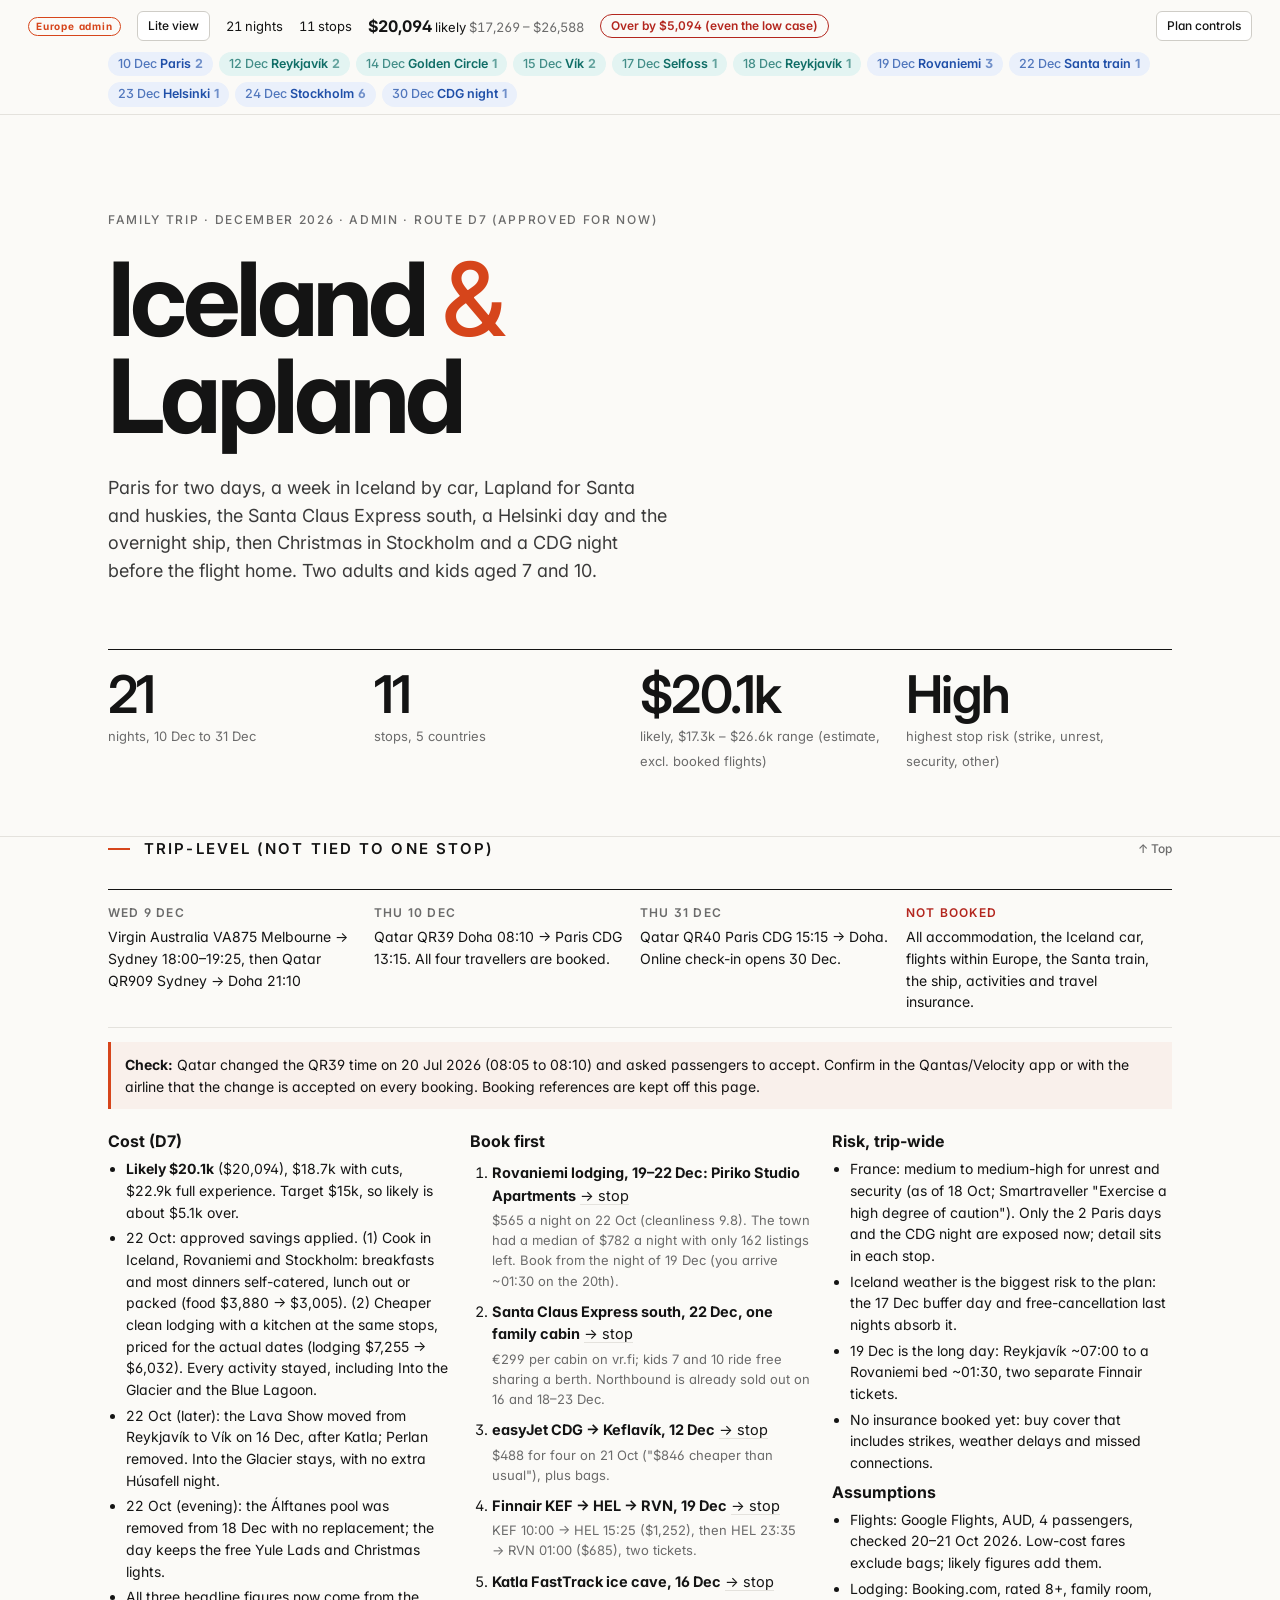
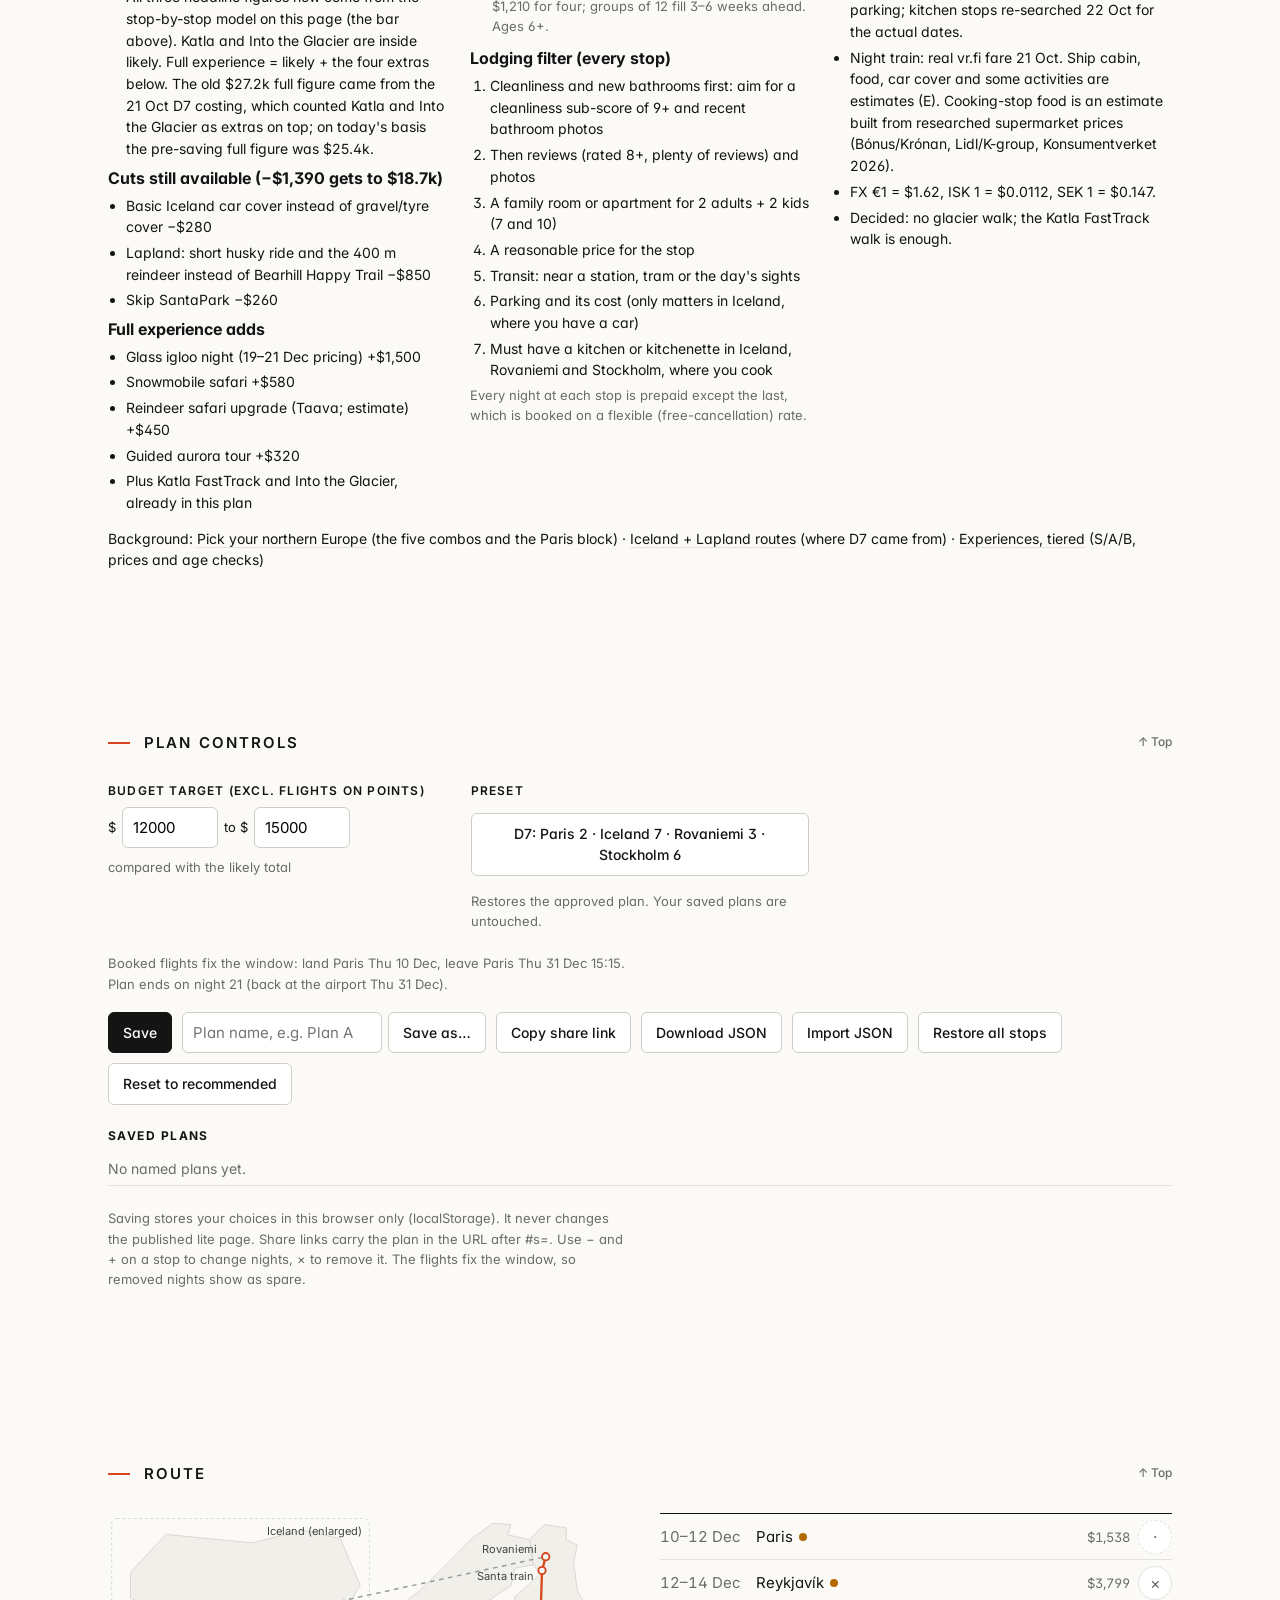
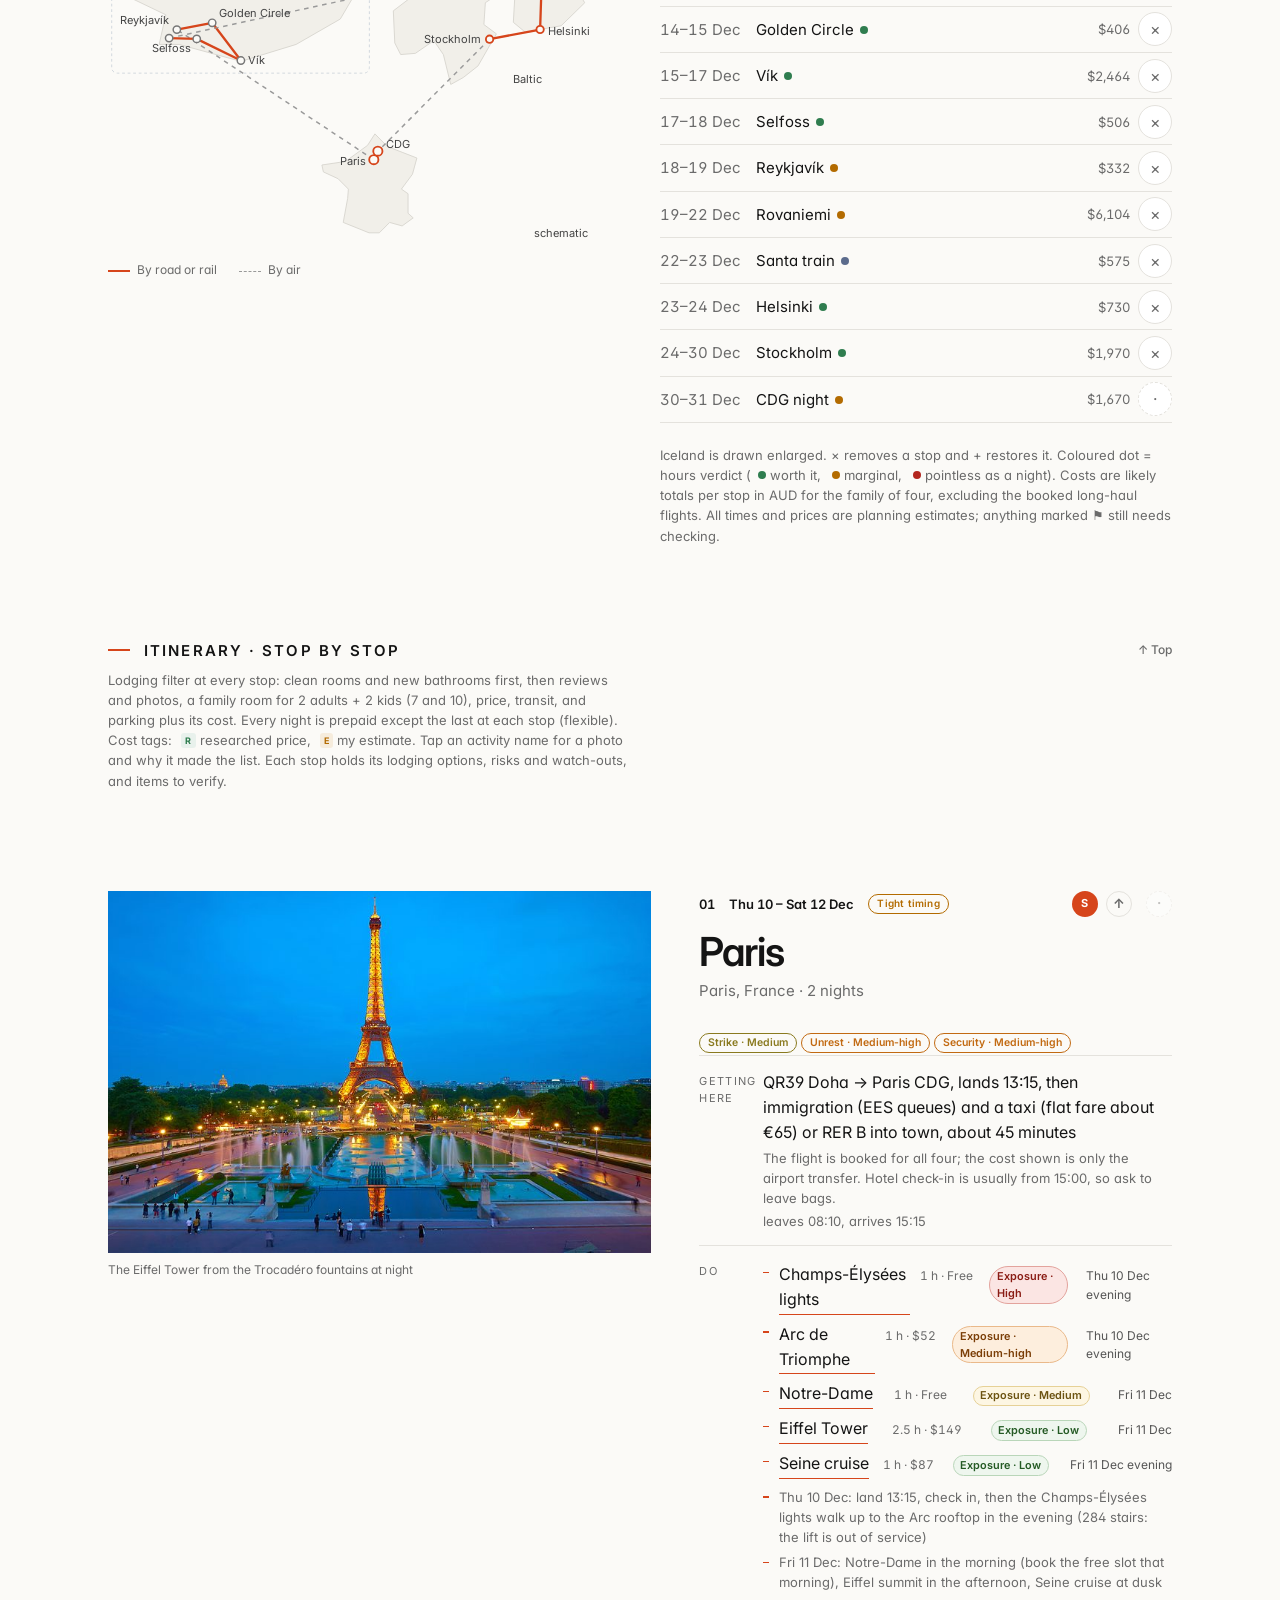
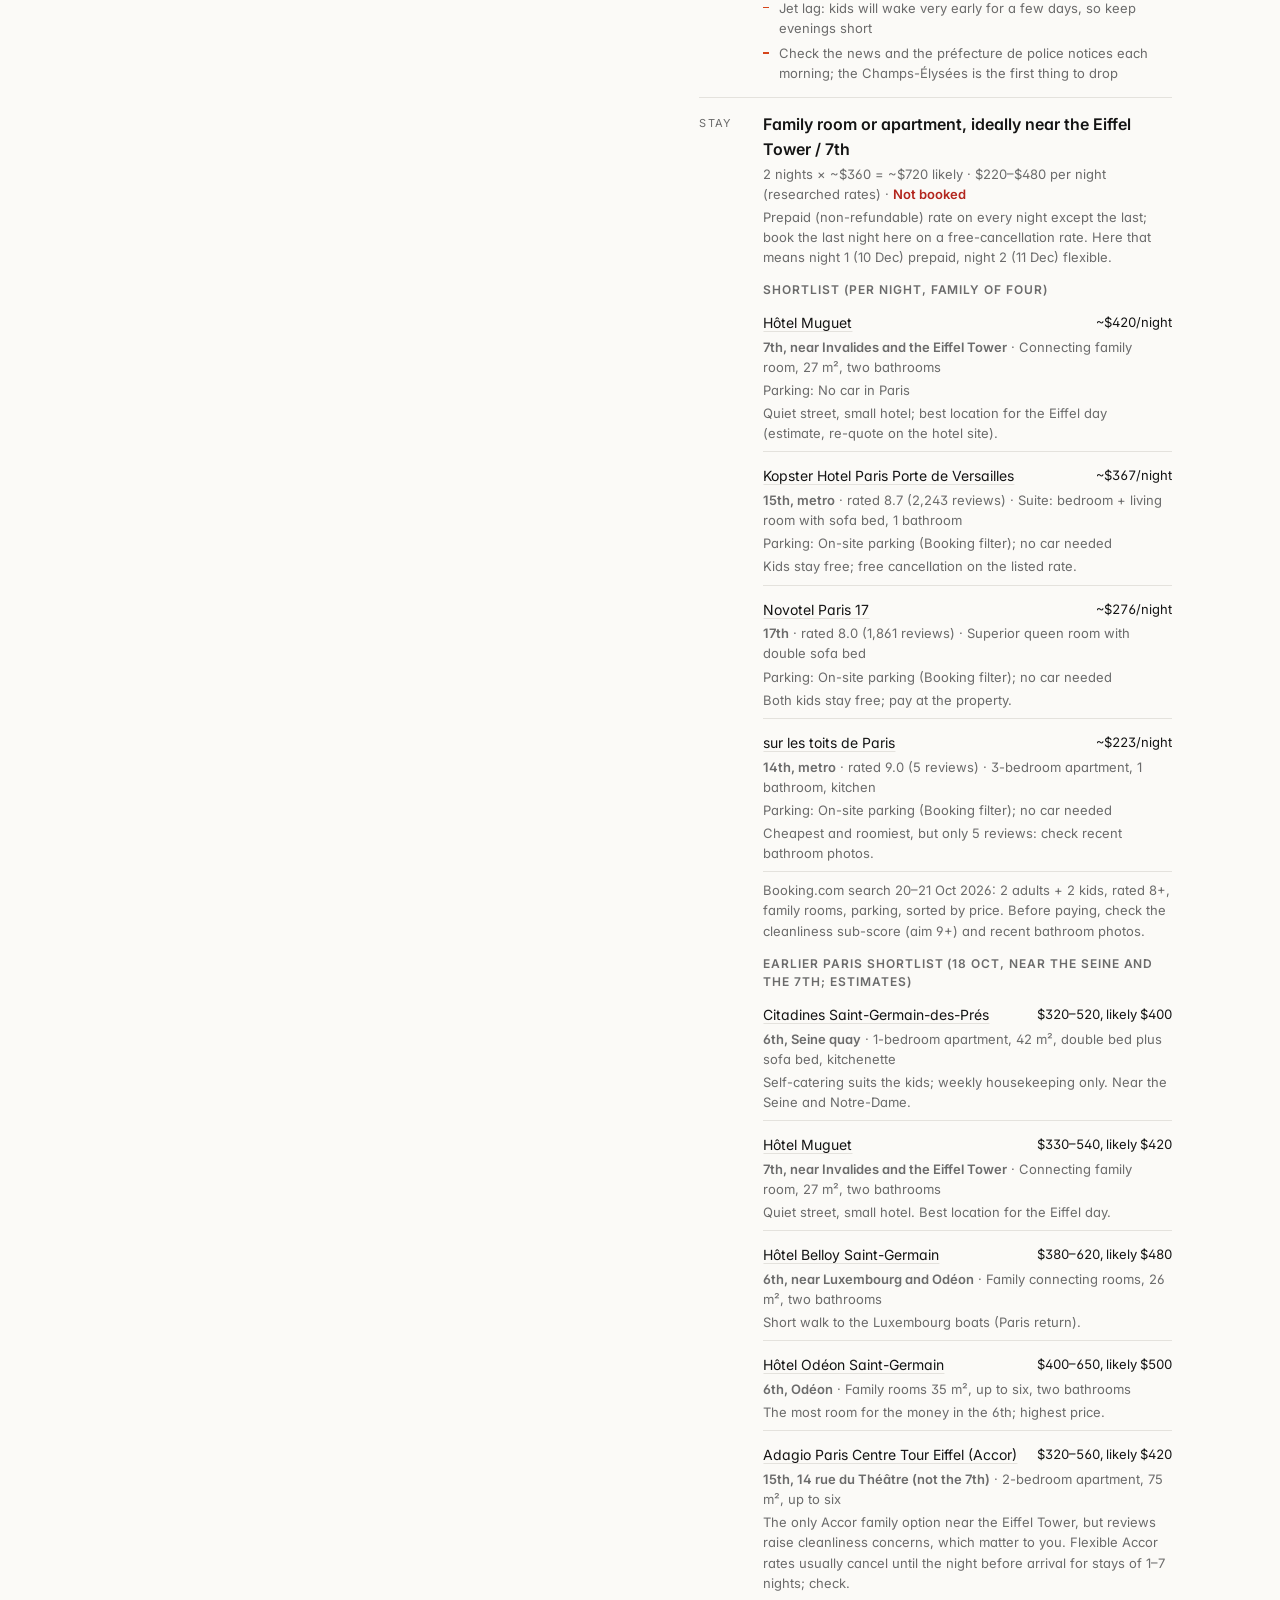
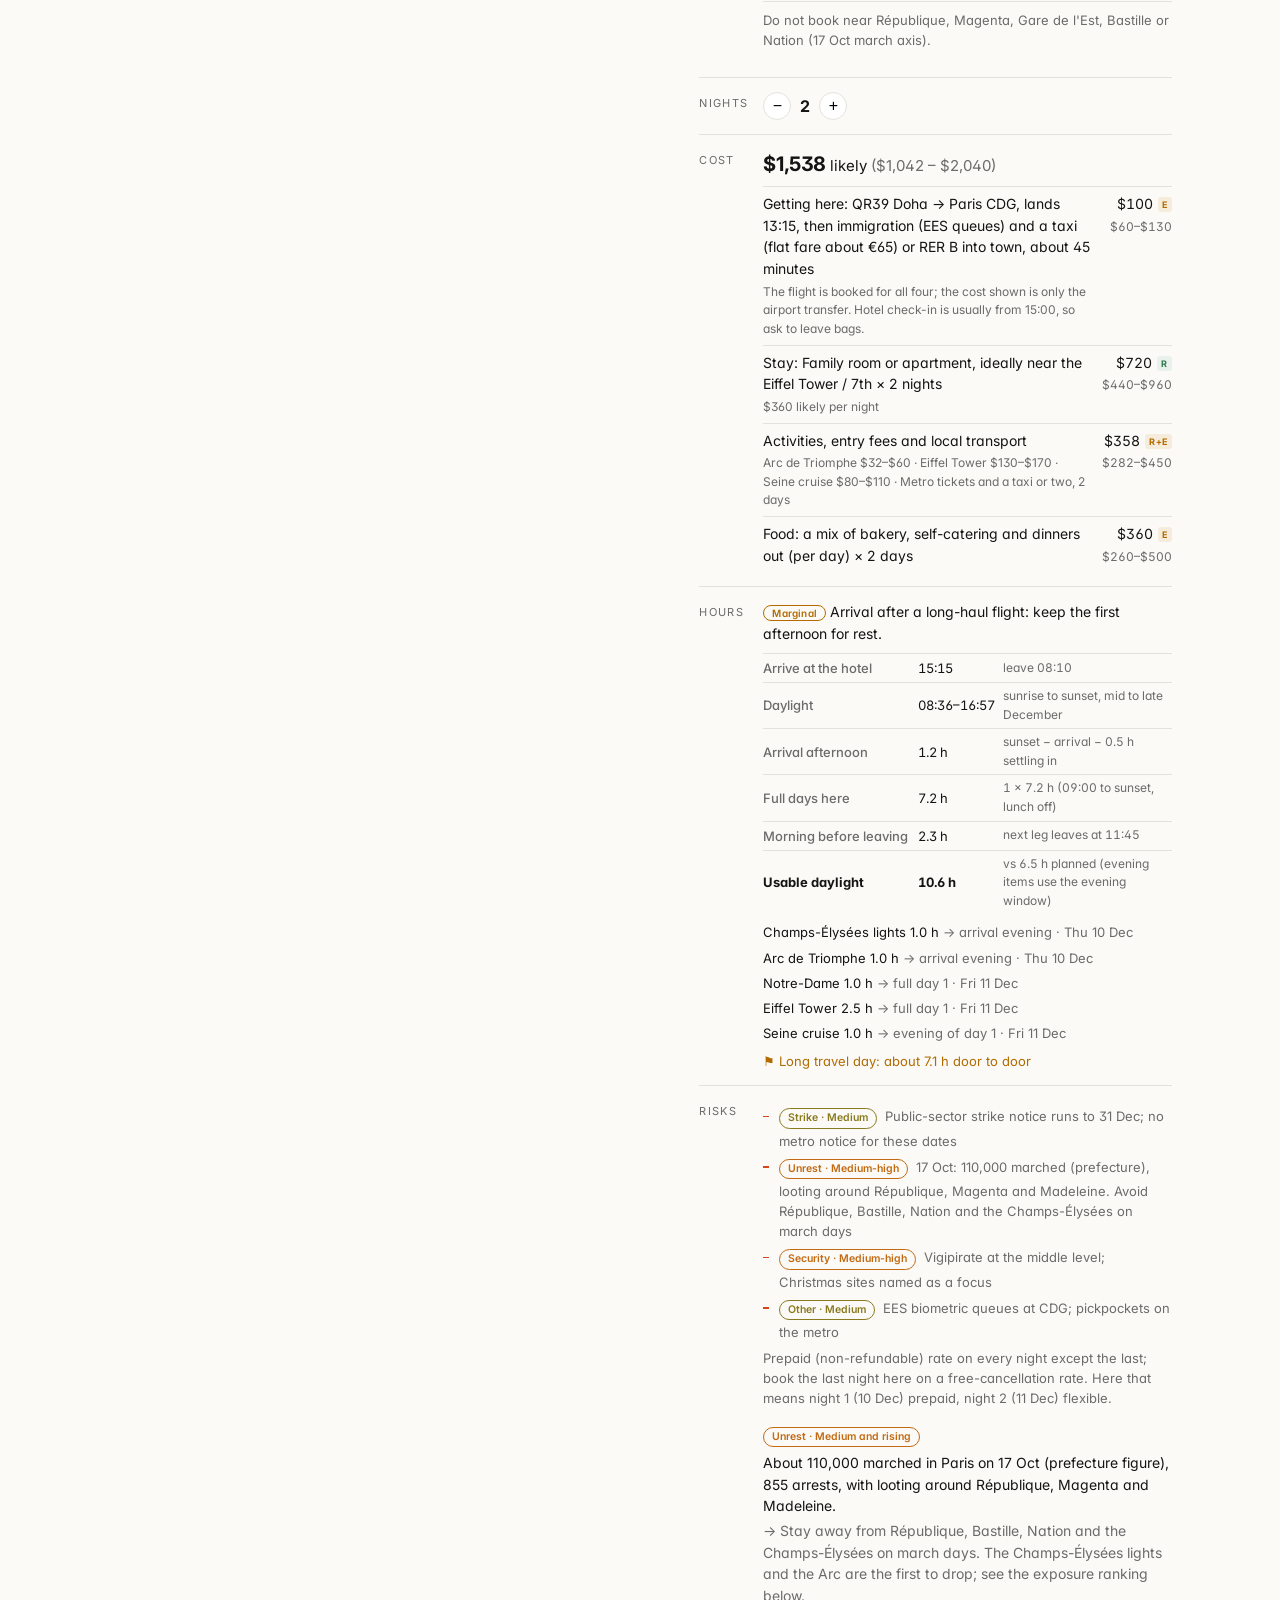
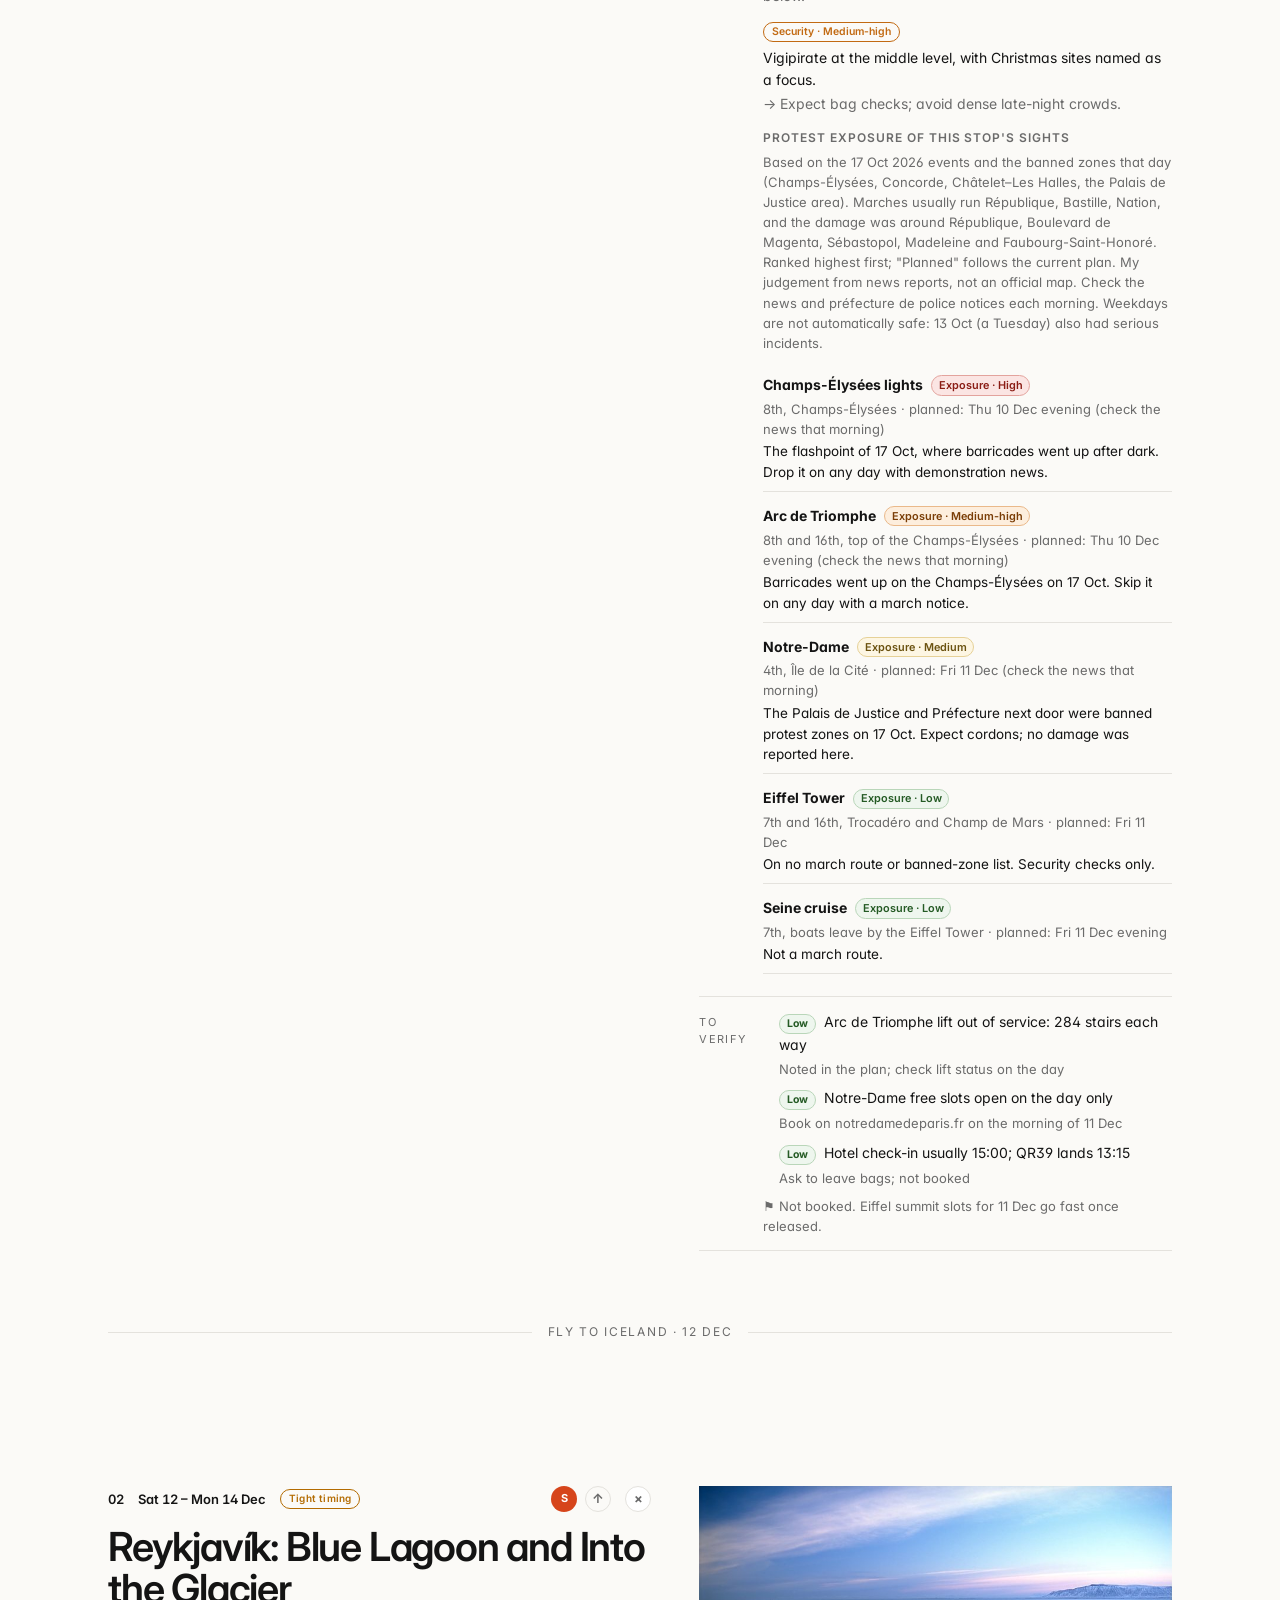
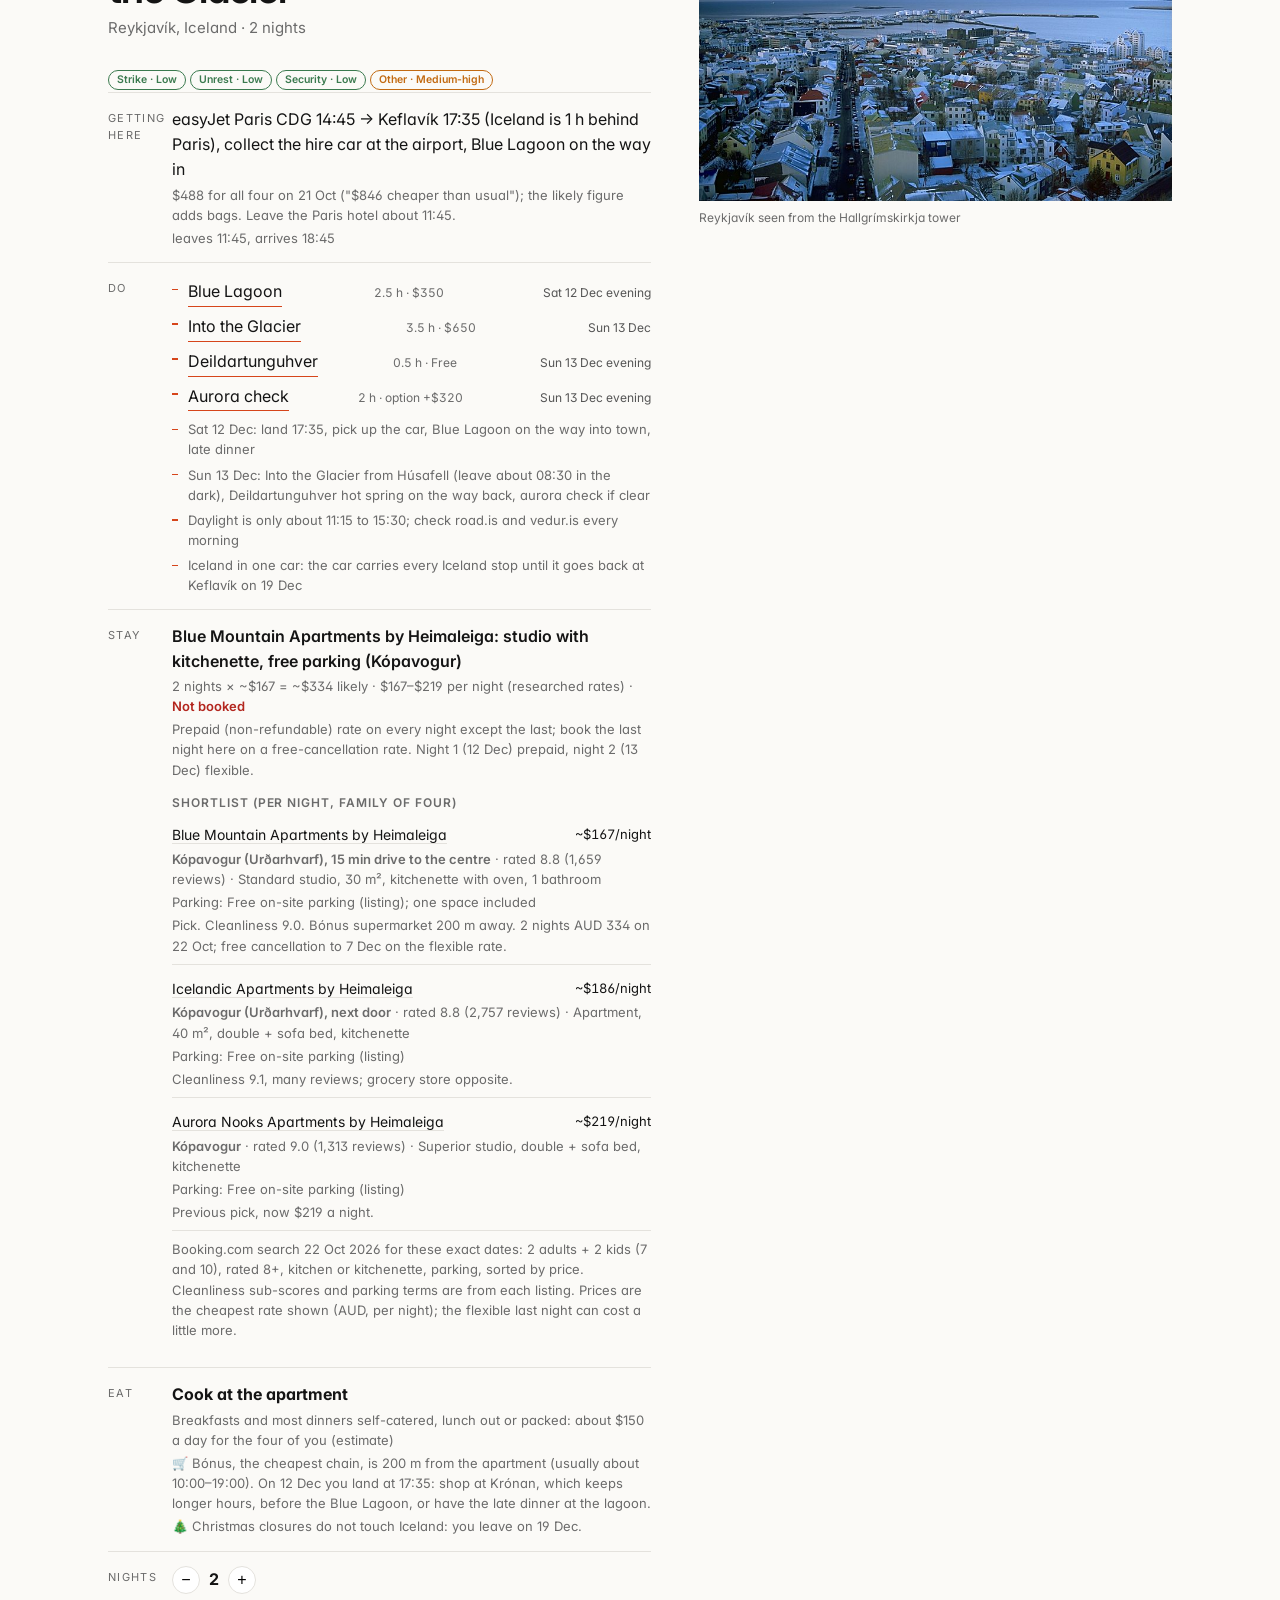
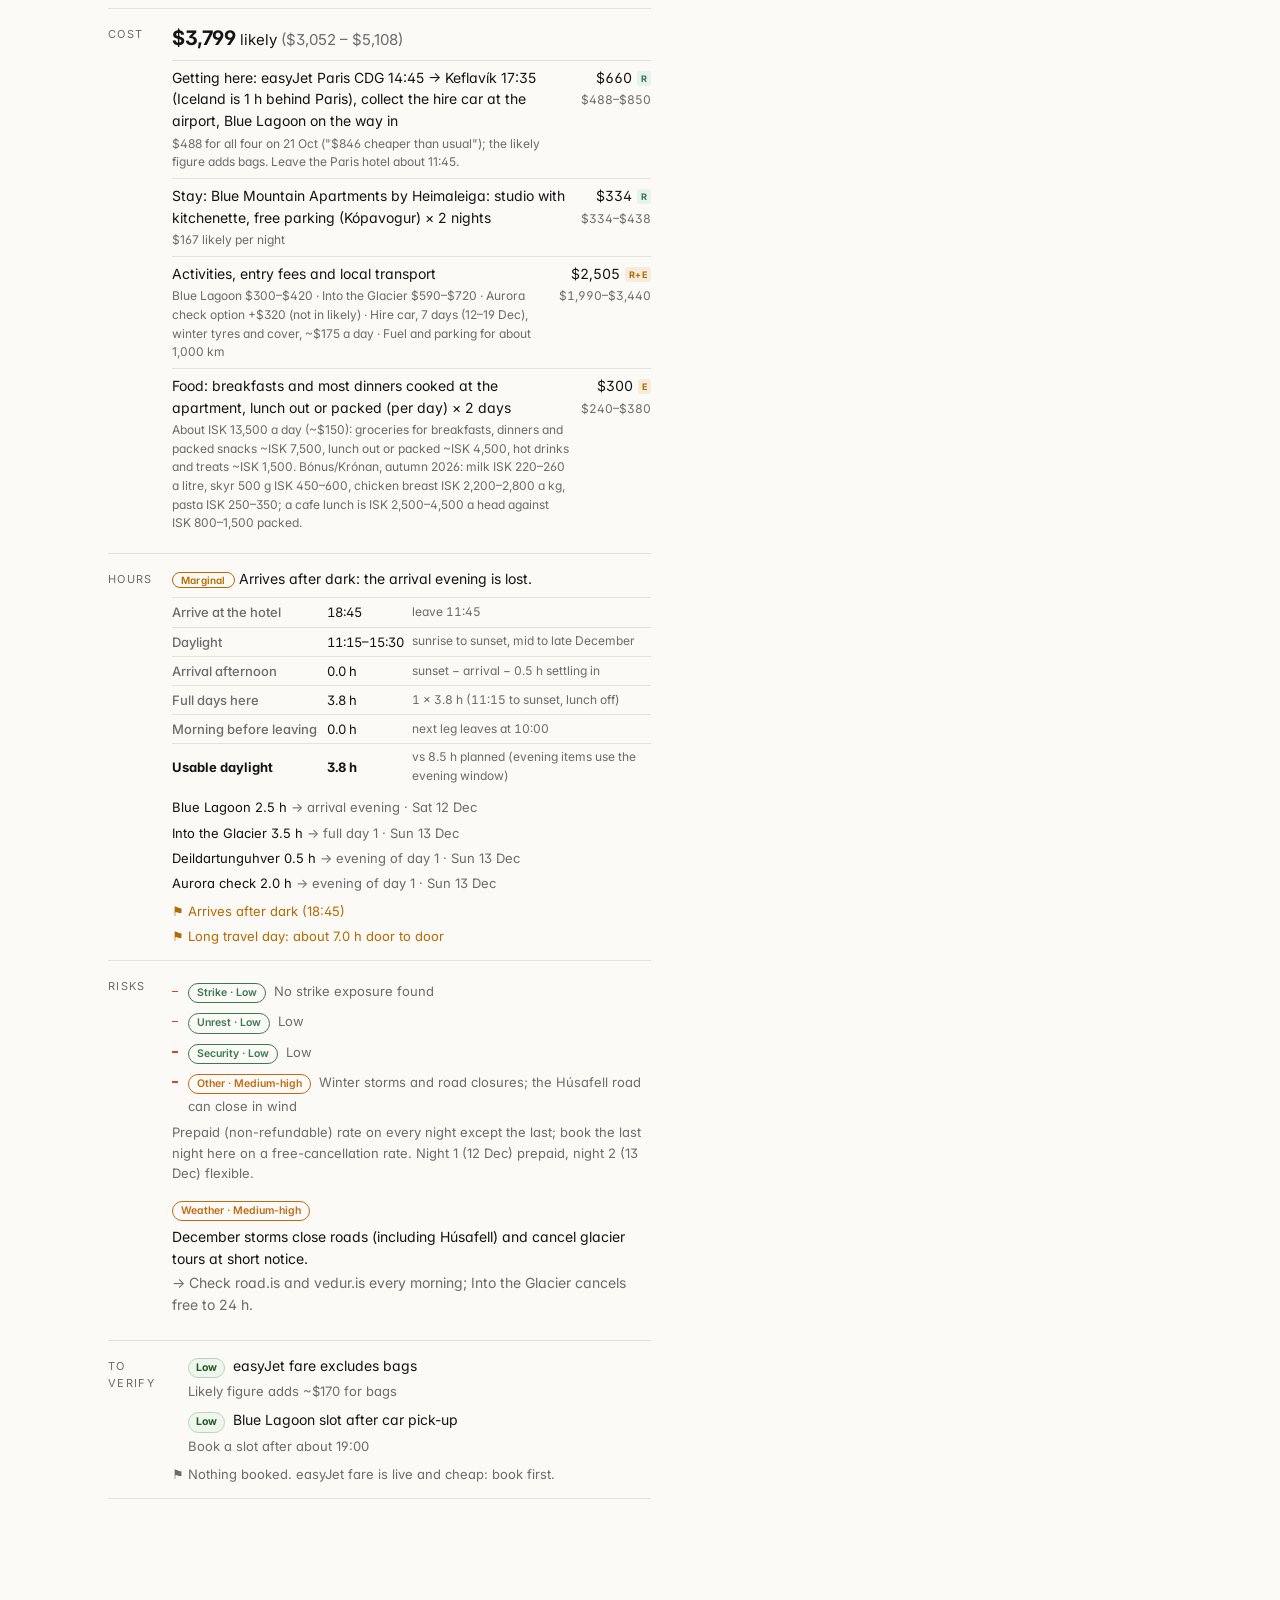
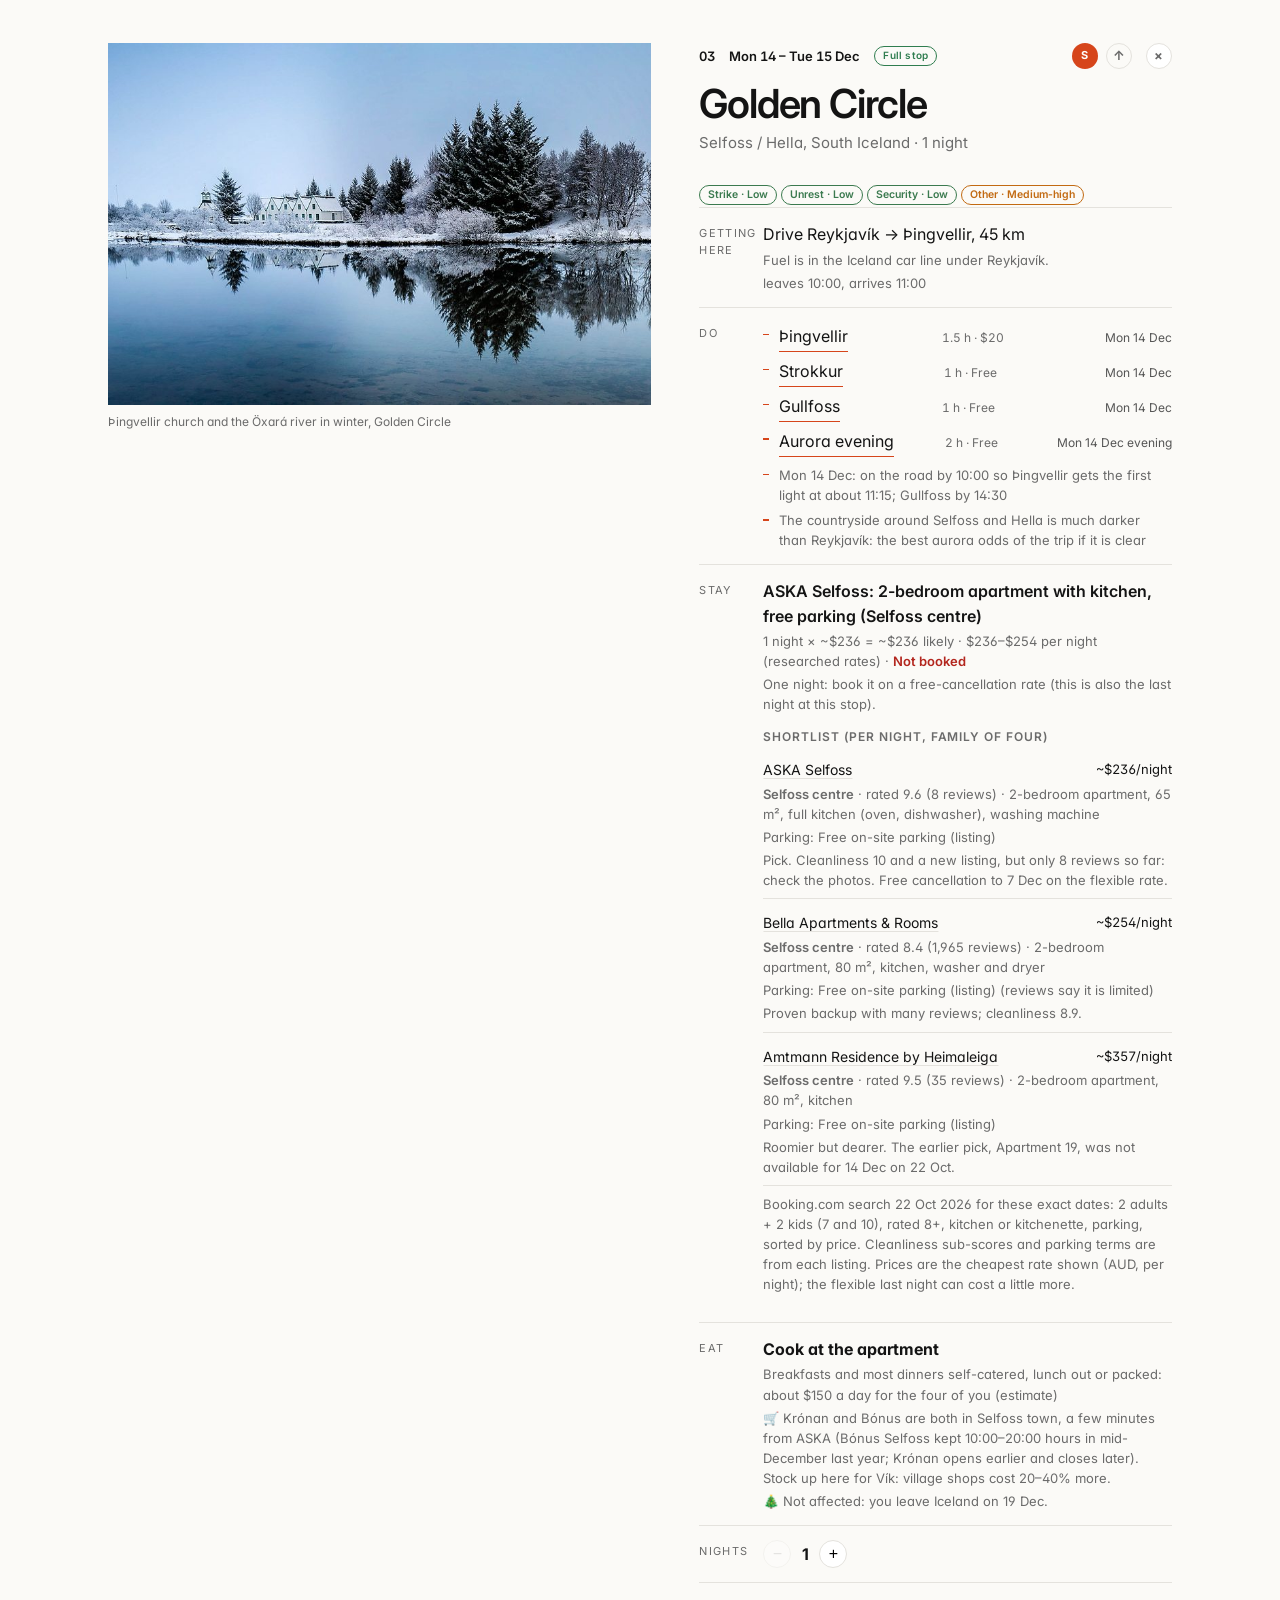
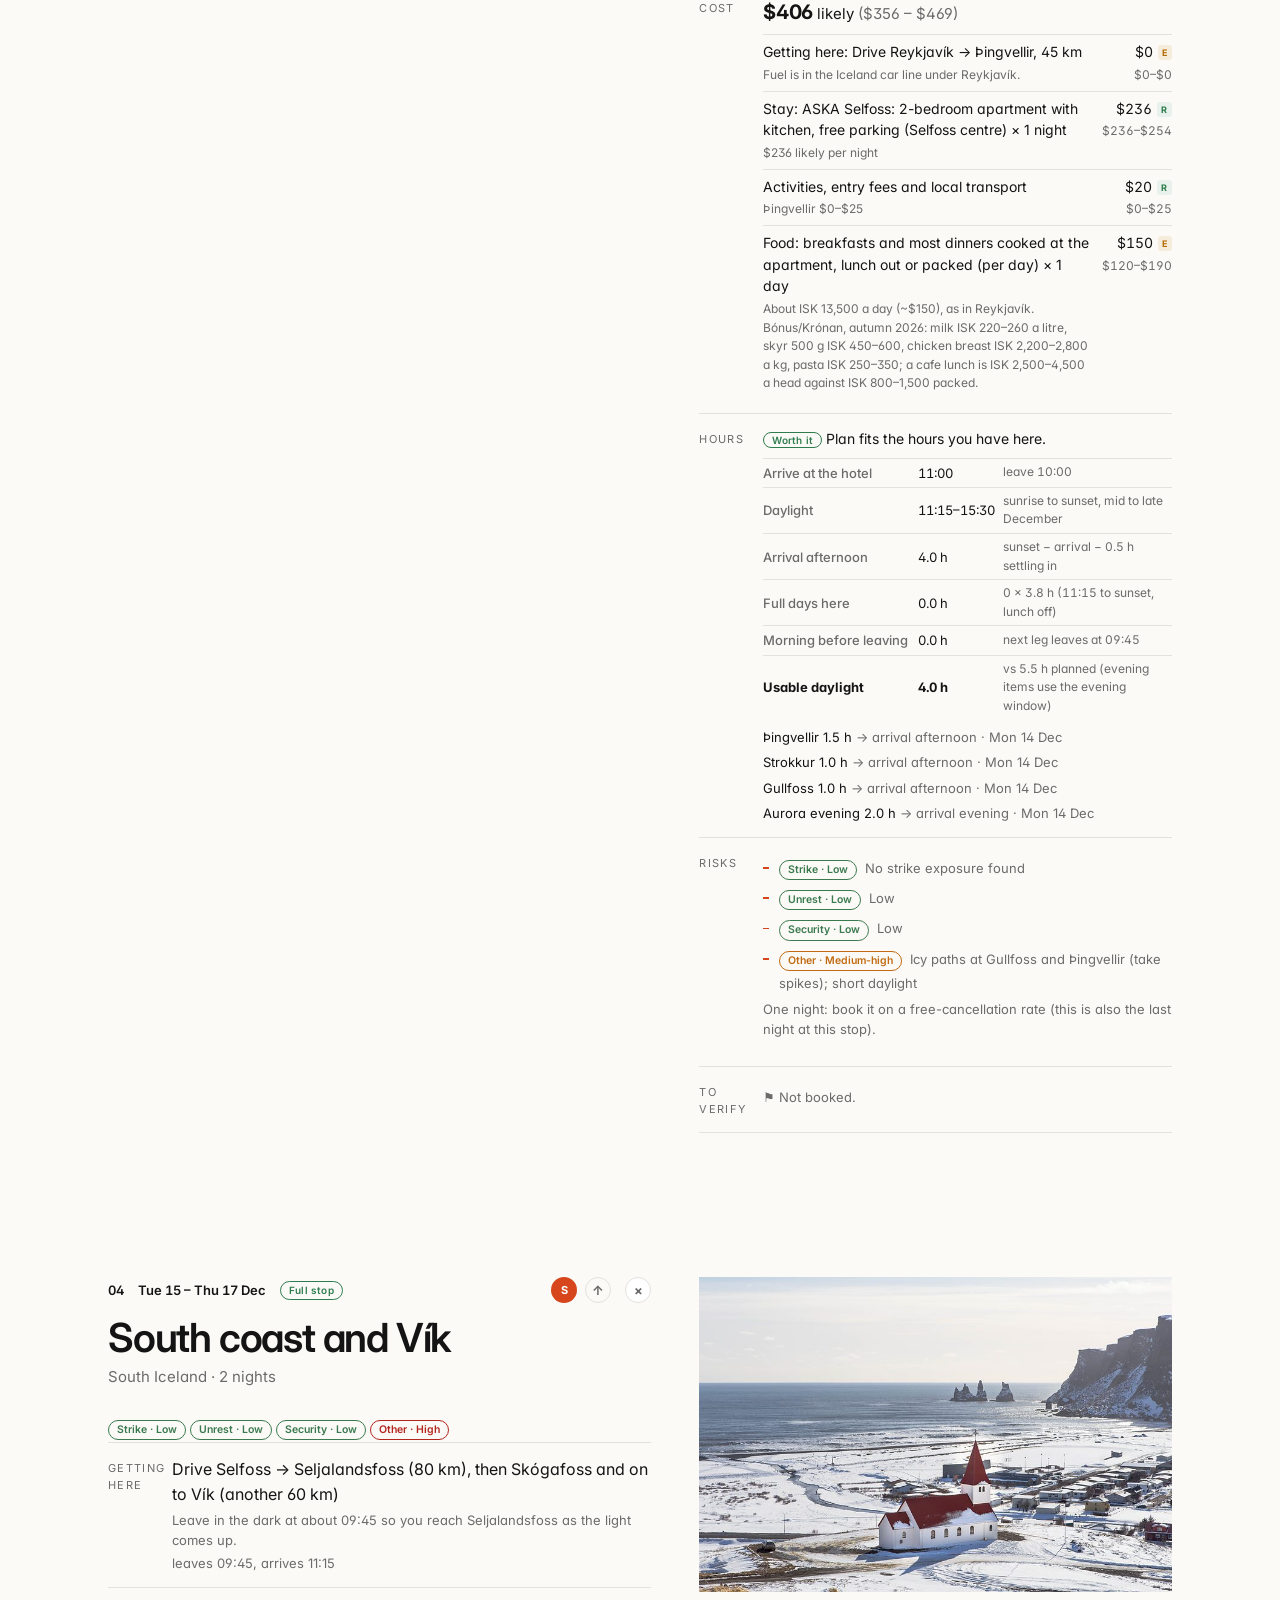
<file: europe-dec-2026/admin/index.html>
<!doctype html><html lang="en-AU"><head><meta charset="utf-8"><link rel="icon" href="data:,"><meta name="viewport" content="width=device-width,initial-scale=1">
<title>Iceland &amp; Lapland (D7) · Family trip Dec 2026 · admin planner</title>
<meta name="description" content="Admin planner for the D7 family itinerary, 10 to 31 December 2026.">
<link rel="preconnect" href="https://fonts.googleapis.com"><link rel="preconnect" href="https://fonts.gstatic.com" crossorigin>
<link href="https://fonts.googleapis.com/css2?family=Inter:wght@400;500;600;700&display=swap" rel="stylesheet">
<style>
:root{--ink:#141414;--mute:#6b6b6b;--line:#e4e2dd;--bg:#fbfaf7;--acc:#d6451b;--max:1120px}
*{box-sizing:border-box}html{-webkit-text-size-adjust:100%}
body{margin:0;background:var(--bg);color:var(--ink);font:16px/1.55 Inter,-apple-system,BlinkMacSystemFont,"Segoe UI",Helvetica,Arial,sans-serif;font-feature-settings:"ss01","cv11";-webkit-font-smoothing:antialiased}
a{color:inherit;text-decoration-color:var(--line);text-underline-offset:3px}a:hover{text-decoration-color:var(--acc)}
.wrap{max-width:var(--max);margin:0 auto;padding:0 28px}
.eyebrow{font-size:12px;letter-spacing:.14em;text-transform:uppercase;color:var(--mute);font-weight:500}
header.hero{padding:96px 0 64px;border-bottom:1px solid var(--line)}
.hero h1{font-size:clamp(44px,8vw,104px);line-height:.95;letter-spacing:-.045em;font-weight:700;margin:22px 0 28px}
.hero h1 .ar{color:var(--acc);font-weight:500}
.hero p.lede{max-width:560px;font-size:18px;color:#3a3a3a;margin:0}
.stats{display:grid;grid-template-columns:repeat(4,1fr);gap:0;margin-top:64px;border-top:1px solid var(--ink)}
.stat{padding:18px 18px 0 0}.stat b{display:block;font-size:clamp(30px,4.4vw,52px);font-weight:600;letter-spacing:-.03em;line-height:1.05}
.stat span{font-size:13px;color:var(--mute)}
section{padding:80px 0}
h2{font-size:13px;letter-spacing:.14em;text-transform:uppercase;font-weight:600;margin:0 0 40px;display:flex;gap:14px;align-items:center}
h2::before{content:"";width:22px;height:2px;background:var(--acc)}
.overview{display:grid;grid-template-columns:minmax(0,1fr) minmax(0,1.05fr);gap:64px;align-items:start}
.map{width:100%;height:auto;max-height:640px}
.r-out{fill:none;stroke:var(--acc);stroke-width:2.5;stroke-linejoin:round;stroke-linecap:round}
.r-ret{fill:none;stroke:#9a9a9a;stroke-width:1.6;stroke-dasharray:5 5;stroke-linejoin:round}
.d-out{fill:var(--bg);stroke:var(--acc);stroke-width:2}.d-ret{fill:var(--bg);stroke:#777;stroke-width:1.6}
.d-home{fill:var(--ink)}.d-bne{fill:var(--acc)}.d-via{fill:#999}
.lbl{font:12px Inter,system-ui,sans-serif;fill:#444}.lbl-b{font-weight:600;fill:var(--ink)}
.legend{display:flex;gap:22px;font-size:12px;color:var(--mute);margin-top:10px}
.legend i{display:inline-block;width:22px;height:0;border-top:2.5px solid var(--acc);vertical-align:middle;margin-right:7px}
.legend i.d{border-top:1.6px dashed #999}
ol.tl{list-style:none;margin:0;padding:0;border-top:1px solid var(--ink)}
ol.tl li{display:grid;grid-template-columns:96px 1fr 28px;gap:12px;padding:11px 0;border-bottom:1px solid var(--line);font-size:15px}
.tdate{color:var(--mute);font-variant-numeric:tabular-nums}.ttier{text-align:right;font-weight:600;font-size:12px;color:var(--acc)}
ol.tl li.ret .tname::after{content:" ↩";color:var(--mute)}ol.tl li.muted{color:var(--mute)}ol.tl li.muted .ttier{color:var(--mute)}
.note{font-size:13px;color:var(--mute);margin-top:22px;max-width:520px}
.stops{display:grid;gap:72px}
.stop{display:grid;grid-template-columns:minmax(0,1.15fr) minmax(0,1fr);gap:48px;align-items:start;break-inside:avoid;page-break-inside:avoid}
.stop:nth-of-type(even) .ph{order:2}
.ph{margin:0}.ph img{display:block;width:100%;aspect-ratio:3/2;object-fit:cover;background:#eee;filter:saturate(.92)}
.mini{grid-template-columns:1fr}.mini .ph{order:0!important}.mini .ph img{aspect-ratio:auto;max-height:340px;object-fit:cover}.ph figcaption{font-size:12px;color:var(--mute);margin-top:8px}
.meta{display:flex;align-items:center;gap:14px;font-size:13px;color:var(--mute);font-variant-numeric:tabular-nums}
.num{font-weight:600;color:var(--ink)}
.tier{margin-left:auto;font-size:11px;font-weight:700;width:26px;height:26px;display:inline-grid;place-items:center;border-radius:50%}
.tS{background:var(--acc);color:#fff}.tA{border:1.5px solid var(--acc);color:var(--acc)}
.stop h3{font-size:clamp(28px,3.4vw,40px);letter-spacing:-.03em;line-height:1.05;margin:14px 0 6px;font-weight:600}
.reg{margin:0 0 26px;color:var(--mute);font-size:15px}
dl{margin:0;display:grid;grid-template-columns:64px 1fr;border-top:1px solid var(--line)}
dt,dd{padding:14px 0;border-bottom:1px solid var(--line);margin:0}
dt{font-size:11px;letter-spacing:.12em;text-transform:uppercase;color:var(--mute);padding-top:17px}
dd ul{margin:0;padding:0;list-style:none}dd li{padding-left:16px;position:relative}dd li+li{margin-top:5px}
dd li::before{content:"";position:absolute;left:0;top:.72em;width:6px;height:1.5px;background:var(--acc)}
.sub{display:block;font-size:13px;color:var(--mute);margin-top:3px}
.tc{display:inline-block;font-size:10px;letter-spacing:.08em;text-transform:uppercase;color:#9a6a52;border:1px solid #ead8cd;border-radius:3px;padding:0 5px;line-height:16px;vertical-align:1px;white-space:nowrap}
.flag{font-size:13px;color:var(--mute);margin:14px 0 0}
.divider{display:flex;align-items:center;gap:16px;font-size:12px;letter-spacing:.14em;text-transform:uppercase;color:var(--mute)}
.divider::before,.divider::after{content:"";flex:1;height:1px;background:var(--line)}
.home{display:grid;grid-template-columns:repeat(2,1fr);gap:0;border-top:1px solid var(--ink)}
.home div{padding:20px 24px 0 0}.home b{display:block;font-size:22px;letter-spacing:-.02em;font-weight:600;margin:4px 0}.home p{margin:0;color:var(--mute);font-size:14px}
.grid3{display:grid;grid-template-columns:repeat(3,1fr);gap:40px}
.grid3 h4{font-size:15px;margin:0 0 10px;font-weight:600}.grid3 ul{margin:0;padding:0 0 0 0;list-style:none;font-size:14px;color:#3a3a3a}.grid3 li{padding:7px 0;border-top:1px solid var(--line)}
footer{border-top:1px solid var(--line);padding:48px 0 64px;font-size:12px;color:var(--mute)}
footer ul{columns:2;column-gap:40px;padding:0;list-style:none;margin:12px 0 24px}footer li{break-inside:avoid;margin-bottom:4px}
html{scroll-behavior:smooth}
.stop,#route,#home{scroll-margin-top:24px}
a:focus-visible{outline:2px solid var(--acc);outline-offset:3px;border-radius:2px}
ol.tl li{display:block;padding:0}
a.tl-link{display:grid;grid-template-columns:96px 1fr 28px;gap:12px;padding:11px 0;min-height:44px;align-items:center;text-decoration:none;color:inherit}
a.tl-link:hover .tname,a.tl-link:focus-visible .tname{text-decoration:underline;text-decoration-color:var(--acc);text-underline-offset:4px}
a.tl-link:focus-visible{outline-offset:-2px}
.mp{cursor:pointer;outline:none}.hit{fill:transparent}
.mp:hover .lbl,.mp:focus-visible .lbl{fill:var(--acc);text-decoration:underline}
.mp:focus-visible .hit{stroke:var(--acc);stroke-width:1.5;fill:rgba(214,69,27,.08)}
.tomap{position:relative;margin-left:-6px;width:26px;height:26px;display:inline-grid;place-items:center;border-radius:50%;border:1px solid var(--line);font-size:13px;font-weight:700;color:var(--mute);text-decoration:none;line-height:1}.tomap::after{content:"";position:absolute;inset:-9px}.tomap:hover,.tomap:focus-visible{color:var(--acc);border-color:var(--acc)}
.back{display:inline-flex;align-items:center;min-height:44px;margin-top:10px;font-size:13px;color:var(--mute);text-decoration:none;letter-spacing:.02em}
.back:hover,.back:focus-visible{color:var(--acc)}
.stop.flash{animation:flash 1.6s ease-out}
@keyframes flash{0%,35%{box-shadow:0 0 0 14px rgba(214,69,27,.10);background:rgba(214,69,27,.05)}100%{box-shadow:0 0 0 14px transparent;background:transparent}}
@media (prefers-reduced-motion:reduce){html{scroll-behavior:auto}.stop.flash{animation:none;outline:2px solid var(--acc);outline-offset:10px}}
@media print{.back,.tomap{display:none}a.tl-link{min-height:0}}
@media (max-width:860px){
 .wrap{padding:0 20px}header.hero{padding:64px 0 48px}.stats{grid-template-columns:repeat(2,1fr);margin-top:44px}.stat{padding-bottom:16px}
 section{padding:56px 0}.overview{grid-template-columns:1fr;gap:40px}.map{max-height:520px}
 .stop{grid-template-columns:1fr;gap:22px}.stop:nth-of-type(even) .ph{order:0}.stops{gap:56px}
 .grid3{grid-template-columns:1fr;gap:28px}footer ul{columns:1}.home{grid-template-columns:1fr}
}
@media print{
 :root{--bg:#fff}body{font-size:11pt}header.hero{padding:0 0 24px}section{padding:28px 0}
 .stop{grid-template-columns:38% 1fr;gap:24px}.stop:nth-of-type(even) .ph{order:0}.stops{gap:28px}
 .ph img{filter:none}a{text-decoration:none}.overview{break-inside:avoid}h2{margin-bottom:20px}
 @page{margin:14mm}
}
/* ===== v1.1 additions ===== */
:root{--ok:#2f7d4f;--warnc:#b36b00;--bad:#b3261e;--bar:52px}
.sr{position:absolute;width:1px;height:1px;overflow:hidden;clip:rect(0 0 0 0);white-space:nowrap}
.bar{position:sticky;top:0;z-index:50;background:rgba(251,250,247,.96);backdrop-filter:blur(6px);border-bottom:1px solid var(--line)}
.bar-in{display:flex;flex-wrap:wrap;align-items:center;gap:6px 16px;min-height:var(--bar);padding-top:8px;padding-bottom:8px;font-size:13px;font-variant-numeric:tabular-nums}
.ver{display:inline-block;font-size:10px;font-weight:700;letter-spacing:.08em;color:var(--acc);border:1px solid var(--acc);border-radius:99px;padding:0 7px;line-height:17px;text-transform:none}
.bc b{font-size:16px}.mute{color:var(--mute)}
.chip{font-size:12px;font-weight:600;border-radius:99px;padding:2px 10px;border:1px solid var(--line)}
.chip.ok{color:var(--ok);border-color:var(--ok)}.chip.over{color:var(--bad);border-color:var(--bad)}.chip.under{color:var(--warnc);border-color:var(--warnc)}
.btn{font:inherit;font-size:14px;font-weight:500;background:#fff;color:var(--ink);border:1px solid #cfcdc7;border-radius:6px;padding:9px 14px;min-height:40px;cursor:pointer;text-decoration:none;display:inline-flex;align-items:center}
.btn.sm{font-size:12px;padding:4px 10px;min-height:30px}.btn.pri{background:var(--ink);color:#fff;border-color:var(--ink)}
.btn:hover,.btn:focus-visible{border-color:var(--acc);color:var(--acc)}.btn.pri:hover{color:#fff;background:var(--acc)}
button:focus-visible,a:focus-visible,select:focus-visible,input:focus-visible,label.btn:focus-visible{outline:2px solid var(--acc);outline-offset:2px}
.sv{margin-left:auto}.jump{margin-left:0}
.ctl{display:grid;grid-template-columns:repeat(3,minmax(0,1fr));gap:24px;margin-bottom:8px}
.ctl-g{display:flex;flex-direction:column;gap:6px;font-size:13px}.ctl-g label{font-weight:600;font-size:12px;letter-spacing:.1em;text-transform:uppercase}
select,input[type=text],input[type=number]{font:inherit;font-size:15px;padding:8px 10px;border:1px solid #cfcdc7;border-radius:6px;background:#fff;min-height:40px;max-width:100%}
.bud{display:flex;align-items:center;gap:6px}.bud input{width:96px}
.warn{color:var(--bad);font-size:14px;margin:10px 0 0;padding:8px 12px;border-left:3px solid var(--bad);background:rgba(179,38,30,.06)}
.acts-row{display:flex;flex-wrap:wrap;gap:10px;margin:18px 0 8px;align-items:center}.inl{display:inline-flex;gap:6px}
.inl input{width:200px}.linkf{width:100%;margin:8px 0;font-size:12px}
.sm-h{font-size:12px;letter-spacing:.12em;text-transform:uppercase;margin:22px 0 6px}
.plans{list-style:none;margin:0;padding:0;font-size:14px}.plans li{display:flex;gap:10px;align-items:center;padding:6px 0;border-bottom:1px solid var(--line)}.plans .pn{font-weight:600;margin-right:auto}
.r-ghost{fill:none;stroke:#d8d6d0;stroke-width:1.2;stroke-dasharray:1 4;stroke-linecap:round}
.d-skip{fill:#fff;stroke:#bbb;stroke-width:1.4;stroke-dasharray:2 2}.mp.skip .lbl{fill:#aaa;text-decoration:line-through}
.legend i.g{border-top:1.5px dotted #bbb}
ol.tl li{display:flex;align-items:center;padding:0;gap:4px}
a.tl-link{display:grid;grid-template-columns:84px 1fr auto;flex:1;min-width:0}
.tcost{font-size:13px;color:var(--mute);font-variant-numeric:tabular-nums;text-align:right;padding-right:4px}
.tx{width:34px;flex:none}
.xb{flex:none;width:34px;height:34px;border-radius:50%;border:1px solid var(--line);background:#fff;color:var(--mute);font:inherit;font-size:16px;line-height:1;cursor:pointer;display:inline-grid;place-items:center}
.xb:hover,.xb:focus-visible{color:var(--acc);border-color:var(--acc)}.xb.fixed{border-style:dashed;cursor:default;pointer-events:none}
ol.tl li.rm .tname{text-decoration:line-through;color:#999}ol.tl li.rm .tdate,ol.tl li.rm .tcost{color:#aaa}
.vd{display:inline-block;width:8px;height:8px;border-radius:50%;margin-left:7px;vertical-align:1px}
.v-worth{--vc:var(--ok)}.v-marginal{--vc:var(--warnc)}.v-pointless{--vc:var(--bad)}
.vd.v-worth,.vd.v-marginal,.vd.v-pointless{background:var(--vc)}
.vpill{font-size:11px;font-weight:600;border-radius:99px;padding:2px 9px;border:1px solid var(--vc);color:var(--vc);white-space:nowrap}
.meta{flex-wrap:wrap;row-gap:6px}.meta .tier{margin-left:auto}
.rmbtn{margin-left:0!important;cursor:pointer;background:#fff;font-family:inherit}.rmbtn.off{opacity:.4;border-style:dashed}
.stop.removed>.ph,.stop.removed>.body{display:none}
.skipbar{display:none;align-items:center;gap:14px;padding:12px 16px;border:1px dashed #ccc;color:var(--mute);font-size:14px;grid-column:1/-1}
.stop.removed{display:block;margin:-20px 0}.stop.removed .skipbar{display:flex}
.stop.mini.removed{display:none}
ul.acts,ul.tips{margin:0;padding:0;list-style:none}ul.acts li{display:flex;justify-content:space-between;gap:10px;align-items:baseline;padding-left:16px}
ul.tips{margin-top:8px;font-size:13px;color:var(--mute)}
.atr{font:inherit;color:var(--ink);background:none;border:0;border-bottom:1px solid var(--acc);padding:2px 0;text-align:left;cursor:pointer;min-height:28px}
.atr:hover,.atr:focus-visible{color:var(--acc)}
.am{font-size:12px;color:var(--mute);white-space:nowrap;font-variant-numeric:tabular-nums}
dd.c-cost,dd.c-hours{font-size:14px}
.chead{font-size:15px}.chead b{font-size:20px;letter-spacing:-.02em}
ul.cl{list-style:none;margin:6px 0 0;padding:0}ul.cl li{display:flex;justify-content:space-between;gap:12px;padding:6px 0 6px 0;border-top:1px solid var(--line)}
ul.cl li::before{display:none}ul.cl li+li{margin-top:0}ul.cl{padding:0}
.cl-l{flex:1;min-width:0}.cl-v{text-align:right;white-space:nowrap;font-variant-numeric:tabular-nums}
.cl-v .sub,.cl-l .sub{font-size:12px}.cl-l .sub{white-space:normal}
.ct{display:inline-block;font-size:9px;font-weight:700;letter-spacing:.06em;border-radius:3px;padding:0 4px;margin-left:5px;line-height:15px;vertical-align:1px;text-transform:uppercase}
.t-r{background:#e8f1ec;color:var(--ok)}.t-e{background:#f6ecdc;color:var(--warnc)}.t-f{background:#eee;color:#777}
.vline{margin-bottom:8px}
table.ht{border-collapse:collapse;width:100%;font-size:13px}table.ht th{font-weight:500;text-align:left;padding:4px 10px 4px 0;color:var(--mute);white-space:nowrap}table.ht td{padding:4px 8px 4px 0;font-variant-numeric:tabular-nums}table.ht td.sub{display:table-cell;margin:0;font-size:12px}
table.ht tr.tot th,table.ht tr.tot td:nth-child(2){color:var(--ink);font-weight:700}table.ht tr{border-top:1px solid var(--line)}
ul.fit,ul.flags{list-style:none;margin:8px 0 0;padding:0;font-size:13px}ul.fit li,ul.flags li{padding-left:0}ul.fit li::before,ul.flags li::before{display:none}
ul.flags li{color:var(--warnc)}
.rmnote{margin-top:8px}
.key{margin:-20px 0 28px}
.toast{position:fixed;left:50%;bottom:18px;transform:translateX(-50%);z-index:100;background:var(--ink);color:#fff;padding:10px 12px 10px 16px;border-radius:8px;display:flex;gap:12px;align-items:center;font-size:14px;max-width:min(560px,calc(100vw - 24px));box-shadow:0 6px 24px rgba(0,0,0,.25)}
.toast[hidden]{display:none}.toast .btn{background:transparent;color:#fff;border-color:#888}.toast .tx{background:none;border:0;color:#bbb;font-size:20px;cursor:pointer;padding:0 6px}
/* dialog */
dialog#dlg{padding:0;border:0;border-radius:10px;width:min(760px,calc(100vw - 24px));max-height:calc(100dvh - 24px);box-shadow:0 20px 60px rgba(0,0,0,.35);color:var(--ink);background:var(--bg)}
dialog#dlg::backdrop{background:rgba(20,20,20,.55)}
.d-in{position:relative}.d-body{max-height:calc(100dvh - 24px);overflow:auto}
.d-x{position:absolute;right:10px;top:10px;z-index:2;width:40px;height:40px;border-radius:50%;border:0;background:rgba(255,255,255,.92);font-size:24px;line-height:1;cursor:pointer;box-shadow:0 1px 6px rgba(0,0,0,.25)}
.d-fig{margin:0}.d-fig img{display:block;width:100%;max-height:340px;object-fit:cover;background:#e8e6e0}.d-fig figcaption{font-size:11px;color:var(--mute);padding:8px 18px 0}
.d-txt{padding:10px 22px 24px}.d-txt h3{font-size:26px;letter-spacing:-.025em;margin:6px 0 10px;line-height:1.1}.d-txt h4{font-size:11px;letter-spacing:.12em;text-transform:uppercase;color:var(--mute);margin:18px 0 4px}.d-txt p{margin:0;font-size:15px}
.chips{list-style:none;margin:0;padding:0;display:flex;flex-wrap:wrap;gap:6px}.chips li{font-size:12px;border:1px solid var(--line);border-radius:99px;padding:2px 10px;color:#3a3a3a;background:#fff}
dl.facts{display:grid;grid-template-columns:110px 1fr;margin-top:16px;border-top:1px solid var(--line)}dl.facts dt{padding-top:12px;font-size:11px}dl.facts dd.tcf{color:#8a5a3c}
html.modal{overflow:hidden}
@media (max-width:860px){
 .ctl{grid-template-columns:1fr;gap:16px}
 .bar-in{gap:2px 10px;padding-top:6px;padding-bottom:6px;font-size:12px}.bar-in .jump{display:none}.sv{margin-left:0}
 .bc b{font-size:15px}.bar .btn.sm{padding:2px 8px;min-height:26px}
 a.tl-link{grid-template-columns:70px 1fr auto}
 .stop,#route,#home,#plan{scroll-margin-top:84px}
 dialog#dlg{width:100vw;max-width:100vw;max-height:100dvh;height:100dvh;border-radius:0;margin:0}.d-body{max-height:100dvh}
 dl.facts{grid-template-columns:90px 1fr}.d-txt{padding:10px 16px 28px}
 .inl{width:100%}.inl input{flex:1;width:auto}
}
@media (max-width:480px){.stats{grid-template-columns:repeat(2,1fr)}.ul.cl li{flex-direction:column}ul.cl li{flex-direction:column;gap:2px}.cl-v{text-align:left}}
.stop,#route,#home,#plan{scroll-margin-top:84px}
@media print{.bar,.noprint,.toast,dialog,.rmbtn,.skipbar,.atr+.x,#plan,.d-x,.jump,.xb,.restore{display:none!important}.atr{border:0}.stop.removed{display:none!important}ol.tl li.rm{display:none}
 .atr{color:inherit}.tx{display:none}}

.bar-in{max-width:1400px;margin:0 auto}table.ht td:nth-child(2){white-space:nowrap}html{scroll-behavior:auto}
@media (max-width:860px){.toast{left:12px;right:12px;transform:none;max-width:none;width:auto}a.tl-link{grid-template-columns:84px 1fr auto}dl.facts{grid-template-columns:104px 1fr}dl.facts dt{letter-spacing:.06em}.tdate{white-space:nowrap;font-size:14px}}

/* ===== lite view ===== */
.cpill{font-size:12px;font-weight:500;color:var(--mute);font-variant-numeric:tabular-nums;white-space:nowrap}
.cpill::before{content:"~";}
.vpill{font-size:10px;padding:1px 8px;font-weight:600;letter-spacing:.02em}
.foot-admin{margin-top:22px;font-size:12px;color:var(--mute)}
.foot-admin a{color:var(--mute);text-decoration:none;border-bottom:1px solid var(--line)}
.foot-admin a:hover,.foot-admin a:focus-visible{color:var(--acc);border-color:var(--acc)}
.stop{scroll-margin-top:24px}#route,#home{scroll-margin-top:24px}
.tl-link .vd{margin-left:6px}
.pnote{font-size:13px;color:var(--mute);max-width:640px}
@media (max-width:860px){.stop,#route,#home{scroll-margin-top:16px}}
@media print{.foot-admin{display:none}}
/* ===== europe additions ===== */
.rk{display:inline-block;font-size:10.5px;font-weight:600;padding:1px 8px;border-radius:99px;border:1px solid var(--rc);color:var(--rc);white-space:nowrap;margin:2px 4px 2px 0}
.rk.l0{--rc:#3b7a4f}.rk.l1{--rc:#8a7a1f}.rk.l2{--rc:#c26a12}.rk.l3{--rc:#b3261e}
.c-rk{margin:6px 0 0}
.rkl{list-style:none;padding:0;margin:0 0 6px}.rkl li{font-size:13px;margin:6px 0;color:var(--mute)}
.booked{display:grid;grid-template-columns:repeat(auto-fit,minmax(210px,1fr));gap:0;border-top:1px solid var(--ink);margin-top:8px}
.booked div{padding:14px 16px 14px 0;border-bottom:1px solid var(--line);font-size:14px}
.booked b{display:block;font-size:12px;letter-spacing:.1em;text-transform:uppercase;color:var(--mute);margin-bottom:4px;font-weight:600}
.booked .nb{color:#b3261e}
.nbox{border-left:3px solid var(--acc);padding:8px 14px;background:rgba(214,69,27,.05);font-size:14px;margin:14px 0}
.nbox p{margin:4px 0}
.tbl{width:100%;border-collapse:collapse;font-size:13.5px;margin:10px 0}.tbl th,.tbl td{text-align:left;padding:8px 10px 8px 0;border-bottom:1px solid var(--line);vertical-align:top}.tbl th{font-size:11px;letter-spacing:.08em;text-transform:uppercase;color:var(--mute);font-weight:600}
.tier.tX{background:#fff;border:1px solid var(--line);color:var(--mute);width:auto;padding:0 10px;border-radius:99px;font-size:10px}
.mapwrap svg.map{max-width:520px}
.geo{fill:#f1efe9;stroke:#d8d6d0;stroke-width:1}
.ctl-row{display:flex;gap:8px;flex-wrap:wrap;margin:6px 0}
.stp{display:inline-flex;align-items:center;gap:6px}.stp button{width:28px;height:28px;border:1px solid var(--line);background:#fff;border-radius:50%;cursor:pointer;font-size:16px;line-height:1}.stp button:disabled{opacity:.35;cursor:default}.stp b{min-width:16px;text-align:center}

.xp{display:inline-block;margin-left:.4rem;padding:.05rem .4rem;border-radius:99px;font-size:.68rem;font-weight:600;border:1px solid #ccc;background:#f4f4f2;color:#444;vertical-align:1px}
.xp.x0{background:#eef6ee;border-color:#b9d6b9;color:#245a24}.xp.x1{background:#fdf6e3;border-color:#e6d197;color:#6b5210}.xp.x2{background:#fdeedd;border-color:#eab98a;color:#7a3d06}.xp.x3{background:#fbe5e3;border-color:#e3a39d;color:#8a1c14}
.ad{margin-left:.5rem;font-size:.75rem;color:#555}.xt td .sub{display:block}
@media(max-width:640px){table.tbl{display:block;overflow-x:auto;max-width:100%}}
/* ===== lite v1n: navigation + readability ===== */
html{scroll-behavior:smooth}
.snav{position:sticky;top:0;z-index:20;background:rgba(255,255,255,.96);backdrop-filter:blur(8px);-webkit-backdrop-filter:blur(8px);border-bottom:1px solid var(--line);box-shadow:0 2px 10px rgba(0,0,0,.04)}
.snav .wrap{padding-top:7px;padding-bottom:7px}
.sx{display:flex;gap:6px;overflow-x:auto;white-space:nowrap;scrollbar-width:none;-webkit-overflow-scrolling:touch}
.sx::-webkit-scrollbar{display:none}
.sx2{margin-top:6px;gap:14px}
.rc{flex:none;text-decoration:none;color:#1f4fa8;background:#eaf0fb;border:1px solid transparent;border-radius:99px;padding:5px 11px;font-size:14px;font-weight:600;line-height:1.3}
.rc .rd{font-weight:500;opacity:.75;font-size:12.5px}
.rc b{opacity:.6;font-weight:700;margin-left:1px}
.rc.is{color:#0f6d66;background:#e3f4f2}
.rc.on{border-color:currentColor;background:#fff}
.rs2{flex:none;font-size:13px;color:var(--mute);text-decoration:none;font-weight:500;padding:2px 0}
.rs2:hover,.rs2:focus-visible{color:var(--ink);text-decoration:underline}
h2{font-size:15px;margin-bottom:28px;justify-content:flex-start}
h2>span{flex:1}
.totop{font-size:12px;letter-spacing:0;text-transform:none;font-weight:500;color:var(--mute);text-decoration:none;white-space:nowrap}
.totop:hover{color:var(--acc)}
.stop,#route,#top,section[id],.anc{scroll-margin-top:96px}
.anc{display:block;height:0}
.stop .meta .c-date{font-weight:600;color:var(--ink)}
.fab{position:fixed;right:16px;bottom:16px;z-index:30;width:44px;height:44px;border-radius:50%;background:var(--ink);color:#fff;display:flex;align-items:center;justify-content:center;text-decoration:none;font-size:20px;box-shadow:0 6px 18px rgba(0,0,0,.25);opacity:0;pointer-events:none;transition:opacity .2s}
.fab.show{opacity:.9;pointer-events:auto}
.hold{display:inline-block;margin-right:8px;padding:2px 9px;border-radius:99px;background:#fff4e5;border:1px solid #f0c48a;color:#8a4a00;letter-spacing:0;text-transform:none;font-weight:600}
.ph img{filter:none}
@media(min-width:900px){.sx{flex-wrap:wrap;overflow:visible}}
@media(max-width:700px){h2{font-size:14px;margin-bottom:22px}.stop,#route,#top,section[id],.anc{scroll-margin-top:92px}}
.ph img{height:auto;aspect-ratio:3/2;object-fit:cover}
html,body{overflow-x:clip}
@media(min-width:900px){.stop,#route,#top,section[id],.anc{scroll-margin-top:128px}}
dl dd{min-width:0}
@media(max-width:700px){ul.acts li{flex-wrap:wrap;row-gap:0}ul.acts li .ad{flex-basis:100%;margin-left:0;text-align:left;color:var(--mute)}}
/* ===== v3: compact header, lodging and per-stop blocks ===== */
.hero-c{padding-top:28px;padding-bottom:18px}
.hero-c h1{font-size:clamp(34px,6vw,56px);line-height:1.05;margin:10px 0 10px}
.hero-c .when{font-size:16px;margin:0 0 4px}
.hero-c .costl{font-size:15px;margin:0}
.hero-c .costl b{font-size:17px}
.lodging b{font-weight:600}
.lodge{margin-top:2px}
.nbk{color:#b3261e;font-weight:600}
ul.hopt{list-style:none;margin:6px 0 2px;padding:0;font-size:14px}
ul.hopt li{padding:3px 0;border-bottom:1px dashed var(--line)}
.tw{overflow-x:auto;max-width:100%;margin:8px 0}
.tw .tbl{font-size:12.5px;margin:0;min-width:520px}
.bh{font-size:12px;letter-spacing:.08em;text-transform:uppercase;color:var(--mute);margin:14px 0 4px;font-weight:600}
.rx{margin:8px 0 10px}.rx p{margin:3px 0;font-size:14px}
ul.aud{list-style:none;margin:0 0 6px;padding:0}ul.aud li{font-size:14px;margin:0 0 8px}
.sev{display:inline-block;font-size:10.5px;font-weight:700;padding:1px 7px;border-radius:99px;margin-right:4px;border:1px solid}
.sev.sH{color:#b3261e;border-color:#e3a39d;background:#fbe5e3}.sev.sM{color:#7a3d06;border-color:#eab98a;background:#fdeedd}.sev.sL{color:#245a24;border-color:#b9d6b9;background:#eef6ee}
.verify .flag{margin-top:6px}
.bar .stopnav{padding:0 0 7px}
.bar .rc{font-size:12.5px;padding:3px 9px}
.rc.rm{opacity:.45;text-decoration:line-through}
body.adm .stop,body.adm #route,body.adm #top,body.adm section[id],body.adm .anc{scroll-margin-top:118px}
@media(max-width:700px){body.adm .stop,body.adm #route,body.adm #top,body.adm section[id],body.adm .anc{scroll-margin-top:110px}}
[hidden]{display:none!important}
ul.hopt li,ul.hlist li,ul.xl li,ul.aud li{position:static}
ul.hopt li::before,ul.hlist li::before,ul.xl li::before,ul.aud li::before{display:none}
ul.hlist,ul.xl{list-style:none;margin:4px 0 8px;padding:0}
ul.hlist li,ul.xl li{padding:8px 0;border-bottom:1px solid var(--line);font-size:14px}
ul.hlist .pr{float:right;font-size:13px;color:var(--ink);font-variant-numeric:tabular-nums}
ul.xl .why{display:block;font-size:13.5px;margin-top:2px}
ul.xl .xp{margin-left:4px}
/* ===== D7 additions ===== */
.v-transit{--vc:#5b6b8c}
.vd.v-transit{background:var(--vc)}
.costrow{display:flex;flex-wrap:wrap;gap:6px 14px;margin:6px 0 0;font-size:14.5px;align-items:baseline}
.costrow .cl1 b{font-size:20px}
.costrow .tgt{color:#b3261e;font-weight:600}
ol.bf{margin:8px 0 0;padding-left:22px}
ol.bf li{margin:0 0 10px;font-size:14.5px}
ol.bf .sub{display:block}
.bg-links{font-size:14px;margin:10px 0 0}
ul.lopt{list-style:none;margin:6px 0 4px;padding:0;font-size:14px}
ul.lopt li{padding:5px 0;border-bottom:1px dashed var(--line);position:static}
ul.lopt li::before{display:none}
ul.lopt .sc{display:inline-block;font-size:11.5px;font-weight:700;padding:0 6px;border-radius:6px;background:#eef6ee;color:#245a24;margin-left:4px}
ul.lopt .pr{float:right;font-variant-numeric:tabular-nums;font-size:13px}
.lfilter{font-size:13px;color:var(--mute);margin:6px 0 0}
.tl-grid{display:grid;grid-template-columns:repeat(auto-fit,minmax(260px,1fr));gap:12px 22px}
.tl-grid h4{margin:6px 0 4px}
.tl-grid ul{margin:0;padding-left:18px;font-size:14px}
.tl-grid li{margin:0 0 4px}

</style></head><body class="adm">
<div id="bar" class="bar" role="region" aria-label="Itinerary totals"><div class="bar-in wrap">
<span class="ver">Europe admin</span><a class="btn sm" href="../" title="Back to the presentation view">Lite view</a>
<span class="bi" id="b-nights"></span><span class="bi" id="b-stops"></span>
<span class="bi bc"><b id="b-cost"></b> likely <span class="mute" id="b-range"></span></span><span id="b-budget" class="chip"></span>
<button type="button" class="btn sm" id="b-restore" hidden>Restore all</button><span class="mute sv" id="b-saved"></span><a class="btn sm jump" href="#plan">Plan controls</a></div><div class="wrap"><div class="sx stopnav"><a href="#paris" class="rc" data-stop="paris"><span class="rd">10 Dec</span> Paris <b>2</b></a><a href="#rey1" class="rc is" data-stop="rey1"><span class="rd">12 Dec</span> Reykjavík <b>2</b></a><a href="#gc" class="rc is" data-stop="gc"><span class="rd">14 Dec</span> Golden Circle <b>1</b></a><a href="#vik" class="rc is" data-stop="vik"><span class="rd">15 Dec</span> Vík <b>2</b></a><a href="#sel" class="rc is" data-stop="sel"><span class="rd">17 Dec</span> Selfoss <b>1</b></a><a href="#rey2" class="rc is" data-stop="rey2"><span class="rd">18 Dec</span> Reykjavík <b>1</b></a><a href="#rov" class="rc" data-stop="rov"><span class="rd">19 Dec</span> Rovaniemi <b>3</b></a><a href="#train" class="rc" data-stop="train"><span class="rd">22 Dec</span> Santa train <b>1</b></a><a href="#hel" class="rc" data-stop="hel"><span class="rd">23 Dec</span> Helsinki <b>1</b></a><a href="#sto" class="rc" data-stop="sto"><span class="rd">24 Dec</span> Stockholm <b>6</b></a><a href="#cdg" class="rc" data-stop="cdg"><span class="rd">30 Dec</span> CDG night <b>1</b></a></div></div></div>
<div id="live" class="sr" aria-live="polite" role="status"></div>
<header class="hero" id="top"><div class="wrap">
<div class="eyebrow">Family trip · December 2026 · admin · route D7 (approved for now)</div>
<h1>Iceland <span class="ar">&amp;</span><br>Lapland</h1>
<p class="lede">Paris for two days, a week in Iceland by car, Lapland for Santa and huskies, the Santa Claus Express south, a Helsinki day and the overnight ship, then Christmas in Stockholm and a CDG night before the flight home. Two adults and kids aged 7 and 10.</p>
<div class="stats">
<div class="stat"><b id="st-nights"></b><span>nights, 10 Dec to 31 Dec</span></div>
<div class="stat"><b id="st-stops"></b><span>stops, 5 countries</span></div>
<div class="stat"><b id="st-cost"></b><span>likely, <span id="st-costr"></span> (estimate, excl. booked flights)</span></div>
<div class="stat"><b id="st-risk"></b><span>highest stop risk (strike, unrest, security, other)</span></div>
</div></div></header>
<section id="trip" style="padding-top:0"><div class="wrap"><h2><span>Trip-level (not tied to one stop)</span><a class="totop" href="#top">↑ Top</a></h2><div class="booked">
<div><b>Wed 9 Dec</b>Virgin Australia VA875 Melbourne → Sydney 18:00–19:25, then Qatar QR909 Sydney → Doha 21:10</div>
<div><b>Thu 10 Dec</b>Qatar QR39 Doha 08:10 → Paris CDG 13:15. All four travellers are booked.</div>
<div><b>Thu 31 Dec</b>Qatar QR40 Paris CDG 15:15 → Doha. Online check-in opens 30 Dec.</div>
<div><b class="nb">Not booked</b>All accommodation, the Iceland car, flights within Europe, the Santa train, the ship, activities and travel insurance.</div></div>
<div class="nbox"><p><b>Check:</b> Qatar changed the QR39 time on 20 Jul 2026 (08:05 to 08:10) and asked passengers to accept. Confirm in the Qantas/Velocity app or with the airline that the change is accepted on every booking. Booking references are kept off this page.</p></div>
<div class="tl-grid"><div><h4>Cost (D7)</h4><ul><li><b>Likely $20.1k</b> ($20,094), $18.7k with cuts, $22.9k full experience. Target $15k, so likely is about $5.1k over.</li><li>22 Oct: approved savings applied. (1) Cook in Iceland, Rovaniemi and Stockholm: breakfasts and most dinners self-catered, lunch out or packed (food $3,880 → $3,005). (2) Cheaper clean lodging with a kitchen at the same stops, priced for the actual dates (lodging $7,255 → $6,032). Every activity stayed, including Into the Glacier and the Blue Lagoon.</li><li>22 Oct (later): the Lava Show moved from Reykjavík to Vík on 16 Dec, after Katla; Perlan removed. Into the Glacier stays, with no extra Húsafell night.</li><li>22 Oct (evening): the Álftanes pool was removed from 18 Dec with no replacement; the day keeps the free Yule Lads and Christmas lights.</li><li>All three headline figures now come from the stop-by-stop model on this page (the bar above). Katla and Into the Glacier are inside likely. Full experience = likely + the four extras below. The old $27.2k full figure came from the 21 Oct D7 costing, which counted Katla and Into the Glacier as extras on top; on today's basis the pre-saving full figure was $25.4k.</li></ul><h4>Cuts still available (−$1,390 gets to $18.7k)</h4><ul><li>Basic Iceland car cover instead of gravel/tyre cover −$280</li><li>Lapland: short husky ride and the 400 m reindeer instead of Bearhill Happy Trail −$850</li><li>Skip SantaPark −$260</li></ul><h4>Full experience adds</h4><ul><li>Glass igloo night (19–21 Dec pricing) +$1,500</li><li>Snowmobile safari +$580</li><li>Reindeer safari upgrade (Taava; estimate) +$450</li><li>Guided aurora tour +$320</li><li>Plus Katla FastTrack and Into the Glacier, already in this plan</li></ul></div><div><h4>Book first</h4><ol class="bf"><li><b>Rovaniemi lodging, 19–22 Dec: Piriko Studio Apartments</b> <a href="#rov">→ stop</a><span class="sub">$565 a night on 22 Oct (cleanliness 9.8). The town had a median of $782 a night with only 162 listings left. Book from the night of 19 Dec (you arrive ~01:30 on the 20th).</span></li><li><b>Santa Claus Express south, 22 Dec, one family cabin</b> <a href="#train">→ stop</a><span class="sub">€299 per cabin on vr.fi; kids 7 and 10 ride free sharing a berth. Northbound is already sold out on 16 and 18–23 Dec.</span></li><li><b>easyJet CDG → Keflavík, 12 Dec</b> <a href="#rey1">→ stop</a><span class="sub">$488 for four on 21 Oct (&quot;$846 cheaper than usual&quot;), plus bags.</span></li><li><b>Finnair KEF → HEL → RVN, 19 Dec</b> <a href="#rov">→ stop</a><span class="sub">KEF 10:00 → HEL 15:25 ($1,252), then HEL 23:35 → RVN 01:00 ($685), two tickets.</span></li><li><b>Katla FastTrack ice cave, 16 Dec</b> <a href="#vik">→ stop</a><span class="sub">$1,210 for four; groups of 12 fill 3–6 weeks ahead. Ages 6+.</span></li></ol><h4>Lodging filter (every stop)</h4><ol style="margin:0;padding-left:20px;font-size:14px"><li>Cleanliness and new bathrooms first: aim for a cleanliness sub-score of 9+ and recent bathroom photos</li><li>Then reviews (rated 8+, plenty of reviews) and photos</li><li>A family room or apartment for 2 adults + 2 kids (7 and 10)</li><li>A reasonable price for the stop</li><li>Transit: near a station, tram or the day&#x27;s sights</li><li>Parking and its cost (only matters in Iceland, where you have a car)</li><li>Must have a kitchen or kitchenette in Iceland, Rovaniemi and Stockholm, where you cook</li></ol><p class="sub">Every night at each stop is prepaid except the last, which is booked on a flexible (free-cancellation) rate.</p></div><div><h4>Risk, trip-wide</h4><ul><li>France: medium to medium-high for unrest and security (as of 18 Oct; Smartraveller "Exercise a high degree of caution"). Only the 2 Paris days and the CDG night are exposed now; detail sits in each stop.</li><li>Iceland weather is the biggest risk to the plan: the 17 Dec buffer day and free-cancellation last nights absorb it.</li><li>19 Dec is the long day: Reykjavík ~07:00 to a Rovaniemi bed ~01:30, two separate Finnair tickets.</li><li>No insurance booked yet: buy cover that includes strikes, weather delays and missed connections.</li></ul><h4>Assumptions</h4><ul><li>Flights: Google Flights, AUD, 4 passengers, checked 20–21 Oct 2026. Low-cost fares exclude bags; likely figures add them.</li><li>Lodging: Booking.com, rated 8+, family room, parking; kitchen stops re-searched 22 Oct for the actual dates.</li><li>Night train: real vr.fi fare 21 Oct. Ship cabin, food, car cover and some activities are estimates (E). Cooking-stop food is an estimate built from researched supermarket prices (Bónus/Krónan, Lidl/K-group, Konsumentverket 2026).</li><li>FX €1 = $1.62, ISK 1 = $0.0112, SEK 1 = $0.147.</li><li>Decided: no glacier walk; the Katla FastTrack walk is enough.</li></ul></div></div>
<p class="bg-links">Background: <a href="../north/">Pick your northern Europe</a> (the five combos and the Paris block) · <a href="../iceland-lapland/">Iceland + Lapland routes</a> (where D7 came from) · <a href="../experiences/">Experiences, tiered</a> (S/A/B, prices and age checks)</p></div></section>
<section id="plan" class="noprint"><div class="wrap"><h2><span>Plan controls</span><a class="totop" href="#top">↑ Top</a></h2>
<div class="ctl"><div class="ctl-g"><label for="c-bmin">Budget target (excl. flights on points)</label><span class="bud">$<input id="c-bmin" type="number" min="0" step="500" inputmode="numeric"> to $<input id="c-bmax" type="number" min="0" step="500" inputmode="numeric" aria-label="Budget maximum"></span><span class="sub">compared with the likely total</span></div>
<div class="ctl-g"><label>Preset</label><div class="ctl-row"><button type="button" class="btn" id="c-rec">D7: Paris 2 · Iceland 7 · Rovaniemi 3 · Stockholm 6</button></div><span class="sub">Restores the approved plan. Your saved plans are untouched.</span></div></div>
<div id="notices" aria-live="polite"></div><p class="note" id="winline"></p>
<div class="acts-row"><button type="button" class="btn pri" id="c-save">Save</button>
<span class="inl"><label for="c-name" class="sr">Plan name</label><input id="c-name" type="text" maxlength="40" placeholder="Plan name, e.g. Plan A"><button type="button" class="btn" id="c-saveas">Save as…</button></span>
<button type="button" class="btn" id="c-copy">Copy share link</button><button type="button" class="btn" id="c-json">Download JSON</button>
<label class="btn" for="c-import" tabindex="0" onkeydown="if(event.key==='Enter'||event.key===' '){event.preventDefault();this.click()}">Import JSON</label><input id="c-import" type="file" accept="application/json,.json" class="sr">
<button type="button" class="btn" id="c-restore">Restore all stops</button><button type="button" class="btn" id="c-reset">Reset to recommended</button></div>
<input id="c-link" class="linkf" type="text" readonly hidden aria-label="Share link">
<h3 class="sm-h">Saved plans</h3><ul id="plans" class="plans"></ul>
<p class="note">Saving stores your choices in this browser only (localStorage). It never changes the published lite page. Share links carry the plan in the URL after #s=. Use − and + on a stop to change nights, × to remove it. The flights fix the window, so removed nights show as spare.</p></div></section>
<section id="route"><div class="wrap"><h2><span>Route</span><a class="totop" href="#top">↑ Top</a></h2>
<div class="overview"><div class="mapwrap"><svg class="map" viewBox="0 0 530 360" role="group" aria-label="Schematic route map: Paris, Iceland (enlarged inset), Rovaniemi, Helsinki, Stockholm and back to Paris CDG. Select a stop to jump to its card."><rect x="4" y="6" width="280" height="168" rx="6" fill="none" stroke="#cfd6dd" stroke-dasharray="3 3"/><polygon points="24.4,64.6 62.8,23.2 156.4,32.4 211.6,18.6 252.4,27.8 274.0,78.4 252.4,115.2 204.4,142.8 144.4,161.2 77.2,142.8 55.6,142.8 62.8,110.6 24.4,92.2" class="geo"/><text x="276" y="24" text-anchor="end" class="lbl">Iceland (enlarged)</text><polygon points="232.4,273.8 258.0,270.0 282.0,252.5 290.0,240.0 303.6,253.8 319.6,260.0 335.6,266.2 330.8,283.8 318.8,300.0 326.0,305.0 326.0,326.2 331.6,331.3 319.6,340.0 306.0,336.2 294.8,347.5 283.6,347.5 255.6,336.2 260.4,310.0 261.2,300.0 250.0,288.7 234.0,281.3" class="geo"/><polygon points="311.6,141.2 310.0,106.3 338.0,85.0 370.0,53.8 394.0,28.8 418.0,11.2 438.0,12.5 434.0,23.7 458.0,28.8 462.0,56.3 442.0,60.0 438.0,78.8 410.0,97.5 408.4,121.2 422.0,131.3 402.0,166.2 386.0,178.8 372.4,186.3 364.4,153.8 354.0,138.7 334.0,152.5 318.0,153.8" class="geo"/><polygon points="440.4,118.8 442.0,91.2 470.0,66.2 462.0,56.3 458.0,28.8 474.0,12.5 498.0,16.2 498.0,28.8 510.0,35.0 506.0,53.8 510.0,85.0 518.0,97.5 492.4,122.5 478.0,125.0 454.0,130.0" class="geo"/><text x="440" y="185" class="lbl">Baltic</text><text x="522" y="352" text-anchor="end" class="lbl">schematic</text><g id="r-lines"></g><a href="#paris" class="mp" data-id="paris" aria-label="Go to Paris"><circle cx="288.8" cy="268.0" r="11" class="hit"/><circle cx="288.8" cy="268.0" r="5" class="d-out"/><text x="279.8" y="274.0" text-anchor="end" class="lbl">Paris</text></a><a href="#rey1" class="mp" data-id="rey1" aria-label="Go to Reykjavík"><circle cx="74.8" cy="126.7" r="11" class="hit"/><circle cx="74.8" cy="126.7" r="4" class="d-out"/><text x="66.8" y="120.7" text-anchor="end" class="lbl">Reykjavík</text></a><a href="#gc" class="mp" data-id="gc" aria-label="Go to Golden Circle"><circle cx="113.2" cy="119.3" r="11" class="hit"/><circle cx="113.2" cy="119.3" r="4" class="d-out"/><text x="120.2" y="113.3" text-anchor="start" class="lbl">Golden Circle</text></a><a href="#sel" class="mp" data-id="sel" aria-label="Go to Selfoss"><circle cx="96.4" cy="136.8" r="11" class="hit"/><circle cx="96.4" cy="136.8" r="4" class="d-out"/><text x="90.4" y="150.8" text-anchor="end" class="lbl">Selfoss</text></a><a href="#vik" class="mp" data-id="vik" aria-label="Go to Vík"><circle cx="144.4" cy="160.3" r="11" class="hit"/><circle cx="144.4" cy="160.3" r="4" class="d-out"/><text x="152.4" y="164.3" text-anchor="start" class="lbl">Vík</text></a><a href="#rey2" class="mp" data-id="rey2" aria-label="Go to Reykjavík"><circle cx="66.4" cy="135.9" r="11" class="hit"/><circle cx="66.4" cy="135.9" r="4" class="d-out"/></a><a href="#rov" class="mp" data-id="rov" aria-label="Go to Rovaniemi"><circle cx="475.6" cy="47.5" r="11" class="hit"/><circle cx="475.6" cy="47.5" r="4" class="d-out"/><text x="466.6" y="43.5" text-anchor="end" class="lbl">Rovaniemi</text></a><a href="#train" class="mp" data-id="train" aria-label="Go to Santa train"><circle cx="471.6" cy="62.5" r="11" class="hit"/><circle cx="471.6" cy="62.5" r="4" class="d-out"/><text x="462.6" y="72.5" text-anchor="end" class="lbl">Santa train</text></a><a href="#hel" class="mp" data-id="hel" aria-label="Go to Helsinki"><circle cx="469.5" cy="126.6" r="11" class="hit"/><circle cx="469.5" cy="126.6" r="4" class="d-out"/><text x="478.5" y="132.6" text-anchor="start" class="lbl">Helsinki</text></a><a href="#sto" class="mp" data-id="sto" aria-label="Go to Stockholm"><circle cx="414.6" cy="137.1" r="11" class="hit"/><circle cx="414.6" cy="137.1" r="4" class="d-out"/><text x="405.6" y="141.1" text-anchor="end" class="lbl">Stockholm</text></a><a href="#cdg" class="mp" data-id="cdg" aria-label="Go to CDG night"><circle cx="293.2" cy="258.8" r="11" class="hit"/><circle cx="293.2" cy="258.8" r="5" class="d-out"/><text x="302.2" y="254.8" text-anchor="start" class="lbl">CDG</text></a></svg><div class="legend"><span><i></i>By road or rail</span><span><i class="d"></i>By air</span></div></div>
<div><ol class="tl" id="tl"></ol>
<p class="note">Iceland is drawn enlarged. × removes a stop and + restores it. Coloured dot = hours verdict (<span class="vd v-worth"></span> worth it, <span class="vd v-marginal"></span> marginal, <span class="vd v-pointless"></span> pointless as a night). Costs are likely totals per stop in AUD for the family of four, excluding the booked long-haul flights. All times and prices are planning estimates; anything marked ⚑ still needs checking.</p></div></div></div></section>
<section id="stops" style="padding-top:0"><div class="wrap"><h2><span>Itinerary · stop by stop</span><a class="totop" href="#top">↑ Top</a></h2>
<p class="note key">Lodging filter at every stop: clean rooms and new bathrooms first, then reviews and photos, a family room for 2 adults + 2 kids (7 and 10), price, transit, and parking plus its cost. Every night is prepaid except the last at each stop (flexible). Cost tags: <span class="ct t-r">R</span> researched price, <span class="ct t-e">E</span> my estimate. Tap an activity name for a photo and why it made the list. Each stop holds its lodging options, risks and watch-outs, and items to verify.</p>
<div class="stops"><span class="anc" id="dec10"></span><article class="stop" id="paris" aria-label="Paris">
<div class="skipbar"><span>Paris is removed from your itinerary.</span><button type="button" class="btn sm" data-restore="paris">Restore</button></div>
<figure class="ph"><img src="../photos/hero_paris-800.jpg" srcset="../photos/hero_paris-800.jpg 800w, ../photos/hero_paris.jpg 1600w" sizes="(min-width:900px) 560px, 100vw" alt="The Eiffel Tower from the Trocadéro fountains at night" loading="eager" decoding="async" width="1600" height="977"><figcaption>The Eiffel Tower from the Trocadéro fountains at night</figcaption></figure>
<div class="body"><div class="meta"><span class="num c-num">01</span><span class="date c-date"></span><span class="vpill c-verdict"></span><span class="tier tS" title="S-tier">S</span><a class="tomap" href="#top" aria-label="Back to top" title="Back to top">↑</a><span class="tomap rmbtn off" title="Fixed" aria-label="Fixed stop">·</span></div>
<h3>Paris</h3><p class="reg c-reg">Paris, France</p><div class="c-rk"></div>
<dl><dt>Getting here</dt><dd>QR39 Doha → Paris CDG, lands 13:15, then immigration (EES queues) and a taxi (flat fare about €65) or RER B into town, about 45 minutes<span class="sub">The flight is booked for all four; the cost shown is only the airport transfer. Hotel check-in is usually from 15:00, so ask to leave bags.</span><span class="sub c-legcalc"></span></dd>
<dt>Do</dt><dd><ul class="acts"><li><button type="button" class="atr" data-attr="champs" data-stop="paris" data-act="0" aria-haspopup="dialog">Champs-Élysées lights</button><span class="am">1 h · Free</span><span class="xp x3">Exposure · High</span><span class="ad"></span></li><li><button type="button" class="atr" data-attr="arc" data-stop="paris" data-act="1" aria-haspopup="dialog">Arc de Triomphe</button><span class="am">1 h · $52</span><span class="xp x2">Exposure · Medium-high</span><span class="ad"></span></li><li><button type="button" class="atr" data-attr="notredame" data-stop="paris" data-act="2" aria-haspopup="dialog">Notre-Dame</button><span class="am">1 h · Free</span><span class="xp x1">Exposure · Medium</span><span class="ad"></span></li><li><button type="button" class="atr" data-attr="eiffel" data-stop="paris" data-act="3" aria-haspopup="dialog">Eiffel Tower</button><span class="am">2.5 h · $149</span><span class="xp x0">Exposure · Low</span><span class="ad"></span></li><li><button type="button" class="atr" data-attr="seine" data-stop="paris" data-act="4" aria-haspopup="dialog">Seine cruise</button><span class="am">1 h · $87</span><span class="xp x0">Exposure · Low</span><span class="ad"></span></li></ul><ul class="tips"><li>Thu 10 Dec: land 13:15, check in, then the Champs-Élysées lights walk up to the Arc rooftop in the evening (284 stairs: the lift is out of service)</li><li>Fri 11 Dec: Notre-Dame in the morning (book the free slot that morning), Eiffel summit in the afternoon, Seine cruise at dusk</li><li>Jet lag: kids will wake very early for a few days, so keep evenings short</li><li>Check the news and the préfecture de police notices each morning; the Champs-Élysées is the first thing to drop</li></ul></dd>
<dt>Stay</dt><dd class="lodging"><b>Family room or apartment, ideally near the Eiffel Tower / 7th</b><span class="sub lodge"><span class="c-lodgetot">2 nights × ~$360 = ~$720 likely</span> · $220–$480 per night (researched rates) · <span class="nbk">Not booked</span></span><span class="sub">Prepaid (non-refundable) rate on every night except the last; book the last night here on a free-cancellation rate. Here that means night 1 (10 Dec) prepaid, night 2 (11 Dec) flexible.</span><h5 class="bh">Shortlist (per night, family of four)</h5><ul class="hlist"><li><a href="https://hotelparismuguet.com/fr/chambre-familiale.html" target="_blank" rel="noopener">Hôtel Muguet</a> <span class="pr">~$420/night</span><span class="sub"><b>7th, near Invalides and the Eiffel Tower</b> · Connecting family room, 27 m², two bathrooms</span><span class="sub">Parking: No car in Paris</span><span class="sub">Quiet street, small hotel; best location for the Eiffel day (estimate, re-quote on the hotel site).</span></li><li><a href="https://www.booking.com/hotel/fr/kopster-paris-porte-de-versailles.en-gb.html" target="_blank" rel="noopener">Kopster Hotel Paris Porte de Versailles</a> <span class="pr">~$367/night</span><span class="sub"><b>15th, metro</b> · rated 8.7 (2,243 reviews) · Suite: bedroom + living room with sofa bed, 1 bathroom</span><span class="sub">Parking: On-site parking (Booking filter); no car needed</span><span class="sub">Kids stay free; free cancellation on the listed rate.</span></li><li><a href="https://www.booking.com/hotel/fr/novotel-paris.en-gb.html" target="_blank" rel="noopener">Novotel Paris 17</a> <span class="pr">~$276/night</span><span class="sub"><b>17th</b> · rated 8.0 (1,861 reviews) · Superior queen room with double sofa bed</span><span class="sub">Parking: On-site parking (Booking filter); no car needed</span><span class="sub">Both kids stay free; pay at the property.</span></li><li><a href="https://www.booking.com/hotel/fr/sur-les-toits-de-paris-paris10.en-gb.html" target="_blank" rel="noopener">sur les toits de Paris</a> <span class="pr">~$223/night</span><span class="sub"><b>14th, metro</b> · rated 9.0 (5 reviews) · 3-bedroom apartment, 1 bathroom, kitchen</span><span class="sub">Parking: On-site parking (Booking filter); no car needed</span><span class="sub">Cheapest and roomiest, but only 5 reviews: check recent bathroom photos.</span></li></ul><p class="sub">Booking.com search 20–21 Oct 2026: 2 adults + 2 kids, rated 8+, family rooms, parking, sorted by price. Before paying, check the cleanliness sub-score (aim 9+) and recent bathroom photos.</p><h5 class="bh">Earlier Paris shortlist (18 Oct, near the Seine and the 7th; estimates)</h5><ul class="hlist"><li><a href="https://www.discoverasr.com/en/citadines/france/citadines-saint-germain-des-pres-paris/1-bedroom-apartment" target="_blank" rel="noopener">Citadines Saint-Germain-des-Prés</a> <span class="pr">$320–520, likely $400</span><span class="sub"><b>6th, Seine quay</b> · 1-bedroom apartment, 42 m², double bed plus sofa bed, kitchenette</span><span class="sub">Self-catering suits the kids; weekly housekeeping only. Near the Seine and Notre-Dame.</span></li><li><a href="https://hotelparismuguet.com/fr/chambre-familiale.html" target="_blank" rel="noopener">Hôtel Muguet</a> <span class="pr">$330–540, likely $420</span><span class="sub"><b>7th, near Invalides and the Eiffel Tower</b> · Connecting family room, 27 m², two bathrooms</span><span class="sub">Quiet street, small hotel. Best location for the Eiffel day.</span></li><li><a href="https://www.hotel-paris-belloy.com/en/rooms-suites" target="_blank" rel="noopener">Hôtel Belloy Saint-Germain</a> <span class="pr">$380–620, likely $480</span><span class="sub"><b>6th, near Luxembourg and Odéon</b> · Family connecting rooms, 26 m², two bathrooms</span><span class="sub">Short walk to the Luxembourg boats (Paris return).</span></li><li><a href="https://www.hotelparisodeonsaintgermain.com/en/our-rooms/connecting-room/" target="_blank" rel="noopener">Hôtel Odéon Saint-Germain</a> <span class="pr">$400–650, likely $500</span><span class="sub"><b>6th, Odéon</b> · Family rooms 35 m², up to six, two bathrooms</span><span class="sub">The most room for the money in the 6th; highest price.</span></li><li><a href="https://all.accor.com/hotel/6790/index.en.shtml" target="_blank" rel="noopener">Adagio Paris Centre Tour Eiffel (Accor)</a> <span class="pr">$320–560, likely $420</span><span class="sub"><b>15th, 14 rue du Théâtre (not the 7th)</b> · 2-bedroom apartment, 75 m², up to six</span><span class="sub">The only Accor family option near the Eiffel Tower, but reviews raise cleanliness concerns, which matter to you. Flexible Accor rates usually cancel until the night before arrival for stays of 1–7 nights; check.</span></li></ul><p class="sub">Do not book near République, Magenta, Gare de l'Est, Bastille or Nation (17 Oct march axis).</p></dd><dt>Nights</dt><dd><span class="stp"><button type="button" data-nm="paris" aria-label="Remove a night from Paris">−</button><b class="c-nights"></b><button type="button" data-np="paris" aria-label="Add a night to Paris">+</button></span></dd>
<dt>Cost</dt><dd class="c-cost"></dd><dt>Hours</dt><dd class="c-hours"></dd>
<dt>Risks</dt><dd class="risks"><div class="c-risk"></div><div class="rx"><span class="rk l2">Unrest · Medium and rising</span><p>About 110,000 marched in Paris on 17 Oct (prefecture figure), 855 arrests, with looting around République, Magenta and Madeleine.</p><p class="sub">→ Stay away from République, Bastille, Nation and the Champs-Élysées on march days. The Champs-Élysées lights and the Arc are the first to drop; see the exposure ranking below.</p></div><div class="rx"><span class="rk l2">Security · Medium-high</span><p>Vigipirate at the middle level, with Christmas sites named as a focus.</p><p class="sub">→ Expect bag checks; avoid dense late-night crowds.</p></div><h5 class="bh">Protest exposure of this stop's sights</h5><p class="sub">Based on the 17 Oct 2026 events and the banned zones that day (Champs-Élysées, Concorde, Châtelet–Les Halles, the Palais de Justice area). Marches usually run République, Bastille, Nation, and the damage was around République, Boulevard de Magenta, Sébastopol, Madeleine and Faubourg-Saint-Honoré. Ranked highest first; &quot;Planned&quot; follows the current plan. My judgement from news reports, not an official map. Check the news and préfecture de police notices each morning. Weekdays are not automatically safe: 13 Oct (a Tuesday) also had serious incidents.</p><ul class="xl" data-xtab="paris"></ul></dd>
<dt>To verify</dt><dd class="verify"><ul class="aud"><li><span class="sev sL">Low</span> Arc de Triomphe lift out of service: 284 stairs each way<span class="sub">Noted in the plan; check lift status on the day</span></li><li><span class="sev sL">Low</span> Notre-Dame free slots open on the day only<span class="sub">Book on notredamedeparis.fr on the morning of 11 Dec</span></li><li><span class="sev sL">Low</span> Hotel check-in usually 15:00; QR39 lands 13:15<span class="sub">Ask to leave bags; not booked</span></li></ul><p class="flag">⚑ Not booked. Eiffel summit slots for 11 Dec go fast once released.</p></dd></dl></div></article><div class="divider"><span>Fly to Iceland · 12 Dec</span></div><span class="anc" id="dec12"></span><article class="stop" id="rey1" aria-label="Reykjavík: Blue Lagoon and Into the Glacier">
<div class="skipbar"><span>Reykjavík is removed from your itinerary.</span><button type="button" class="btn sm" data-restore="rey1">Restore</button></div>
<figure class="ph"><img src="../photos/hero_rey1-800.jpg" srcset="../photos/hero_rey1-800.jpg 800w, ../photos/hero_rey1.jpg 1600w" sizes="(min-width:900px) 560px, 100vw" alt="Reykjavík seen from the Hallgrímskirkja tower" loading="lazy" decoding="async" width="1600" height="1068"><figcaption>Reykjavík seen from the Hallgrímskirkja tower</figcaption></figure>
<div class="body"><div class="meta"><span class="num c-num">02</span><span class="date c-date"></span><span class="vpill c-verdict"></span><span class="tier tS" title="S-tier">S</span><a class="tomap" href="#top" aria-label="Back to top" title="Back to top">↑</a><button type="button" class="tomap rmbtn" data-remove="rey1" aria-label="Remove Reykjavík from itinerary" title="Remove stop">×</button></div>
<h3>Reykjavík: Blue Lagoon and Into the Glacier</h3><p class="reg c-reg">Reykjavík, Iceland</p><div class="c-rk"></div>
<dl><dt>Getting here</dt><dd>easyJet Paris CDG 14:45 → Keflavík 17:35 (Iceland is 1 h behind Paris), collect the hire car at the airport, Blue Lagoon on the way in<span class="sub">$488 for all four on 21 Oct (&quot;$846 cheaper than usual&quot;); the likely figure adds bags. Leave the Paris hotel about 11:45.</span><span class="sub c-legcalc"></span></dd>
<dt>Do</dt><dd><ul class="acts"><li><button type="button" class="atr" data-attr="bluelagoon" data-stop="rey1" data-act="0" aria-haspopup="dialog">Blue Lagoon</button><span class="am">2.5 h · $350</span><span class="ad"></span></li><li><button type="button" class="atr" data-attr="glacier" data-stop="rey1" data-act="1" aria-haspopup="dialog">Into the Glacier</button><span class="am">3.5 h · $650</span><span class="ad"></span></li><li><button type="button" class="atr" data-attr="deild" data-stop="rey1" data-act="2" aria-haspopup="dialog">Deildartunguhver</button><span class="am">0.5 h · Free</span><span class="ad"></span></li><li><button type="button" class="atr" data-attr="aurora" data-stop="rey1" data-act="3" aria-haspopup="dialog">Aurora check</button><span class="am">2 h · option +$320</span><span class="ad"></span></li></ul><ul class="tips"><li>Sat 12 Dec: land 17:35, pick up the car, Blue Lagoon on the way into town, late dinner</li><li>Sun 13 Dec: Into the Glacier from Húsafell (leave about 08:30 in the dark), Deildartunguhver hot spring on the way back, aurora check if clear</li><li>Daylight is only about 11:15 to 15:30; check road.is and vedur.is every morning</li><li>Iceland in one car: the car carries every Iceland stop until it goes back at Keflavík on 19 Dec</li></ul></dd>
<dt>Stay</dt><dd class="lodging"><b>Blue Mountain Apartments by Heimaleiga: studio with kitchenette, free parking (Kópavogur)</b><span class="sub lodge"><span class="c-lodgetot">2 nights × ~$167 = ~$334 likely</span> · $167–$219 per night (researched rates) · <span class="nbk">Not booked</span></span><span class="sub">Prepaid (non-refundable) rate on every night except the last; book the last night here on a free-cancellation rate. Night 1 (12 Dec) prepaid, night 2 (13 Dec) flexible.</span><h5 class="bh">Shortlist (per night, family of four)</h5><ul class="hlist"><li><a href="https://www.booking.com/hotel/is/blue-mountain-apartments.en-gb.html" target="_blank" rel="noopener">Blue Mountain Apartments by Heimaleiga</a> <span class="pr">~$167/night</span><span class="sub"><b>Kópavogur (Urðarhvarf), 15 min drive to the centre</b> · rated 8.8 (1,659 reviews) · Standard studio, 30 m², kitchenette with oven, 1 bathroom</span><span class="sub">Parking: Free on-site parking (listing); one space included</span><span class="sub">Pick. Cleanliness 9.0. Bónus supermarket 200 m away. 2 nights AUD 334 on 22 Oct; free cancellation to 7 Dec on the flexible rate.</span></li><li><a href="https://www.booking.com/hotel/is/icelandic-apartments.en-gb.html" target="_blank" rel="noopener">Icelandic Apartments by Heimaleiga</a> <span class="pr">~$186/night</span><span class="sub"><b>Kópavogur (Urðarhvarf), next door</b> · rated 8.8 (2,757 reviews) · Apartment, 40 m², double + sofa bed, kitchenette</span><span class="sub">Parking: Free on-site parking (listing)</span><span class="sub">Cleanliness 9.1, many reviews; grocery store opposite.</span></li><li><a href="https://www.booking.com/hotel/is/aurora-nooks-apartments-by-heimaleiga-kopavogur3.en-gb.html" target="_blank" rel="noopener">Aurora Nooks Apartments by Heimaleiga</a> <span class="pr">~$219/night</span><span class="sub"><b>Kópavogur</b> · rated 9.0 (1,313 reviews) · Superior studio, double + sofa bed, kitchenette</span><span class="sub">Parking: Free on-site parking (listing)</span><span class="sub">Previous pick, now $219 a night.</span></li></ul><p class="sub">Booking.com search 22 Oct 2026 for these exact dates: 2 adults + 2 kids (7 and 10), rated 8+, kitchen or kitchenette, parking, sorted by price. Cleanliness sub-scores and parking terms are from each listing. Prices are the cheapest rate shown (AUD, per night); the flexible last night can cost a little more.</p></dd><dt>Eat</dt><dd class="eat"><b>Cook at the apartment</b><span class="sub">Breakfasts and most dinners self-catered, lunch out or packed: about $150 a day for the four of you (estimate)</span><span class="sub">🛒 Bónus, the cheapest chain, is 200 m from the apartment (usually about 10:00–19:00). On 12 Dec you land at 17:35: shop at Krónan, which keeps longer hours, before the Blue Lagoon, or have the late dinner at the lagoon.</span><span class="sub">🎄 Christmas closures do not touch Iceland: you leave on 19 Dec.</span></dd><dt>Nights</dt><dd><span class="stp"><button type="button" data-nm="rey1" aria-label="Remove a night from Reykjavík">−</button><b class="c-nights"></b><button type="button" data-np="rey1" aria-label="Add a night to Reykjavík">+</button></span></dd>
<dt>Cost</dt><dd class="c-cost"></dd><dt>Hours</dt><dd class="c-hours"></dd>
<dt>Risks</dt><dd class="risks"><div class="c-risk"></div><div class="rx"><span class="rk l2">Weather · Medium-high</span><p>December storms close roads (including Húsafell) and cancel glacier tours at short notice.</p><p class="sub">→ Check road.is and vedur.is every morning; Into the Glacier cancels free to 24 h.</p></div></dd>
<dt>To verify</dt><dd class="verify"><ul class="aud"><li><span class="sev sL">Low</span> easyJet fare excludes bags<span class="sub">Likely figure adds ~$170 for bags</span></li><li><span class="sev sL">Low</span> Blue Lagoon slot after car pick-up<span class="sub">Book a slot after about 19:00</span></li></ul><p class="flag">⚑ Nothing booked. easyJet fare is live and cheap: book first.</p></dd></dl></div></article><span class="anc" id="dec14"></span><article class="stop" id="gc" aria-label="Golden Circle">
<div class="skipbar"><span>Golden Circle is removed from your itinerary.</span><button type="button" class="btn sm" data-restore="gc">Restore</button></div>
<figure class="ph"><img src="../photos/hero_gc-800.jpg" srcset="../photos/hero_gc-800.jpg 800w, ../photos/hero_gc.jpg 1600w" sizes="(min-width:900px) 560px, 100vw" alt="Þingvellir church and the Öxará river in winter, Golden Circle" loading="lazy" decoding="async" width="1600" height="1067"><figcaption>Þingvellir church and the Öxará river in winter, Golden Circle</figcaption></figure>
<div class="body"><div class="meta"><span class="num c-num">03</span><span class="date c-date"></span><span class="vpill c-verdict"></span><span class="tier tS" title="S-tier">S</span><a class="tomap" href="#top" aria-label="Back to top" title="Back to top">↑</a><button type="button" class="tomap rmbtn" data-remove="gc" aria-label="Remove Golden Circle from itinerary" title="Remove stop">×</button></div>
<h3>Golden Circle</h3><p class="reg c-reg">Selfoss / Hella, South Iceland</p><div class="c-rk"></div>
<dl><dt>Getting here</dt><dd>Drive Reykjavík → Þingvellir, 45 km<span class="sub">Fuel is in the Iceland car line under Reykjavík.</span><span class="sub c-legcalc"></span></dd>
<dt>Do</dt><dd><ul class="acts"><li><button type="button" class="atr" data-attr="thingvellir" data-stop="gc" data-act="0" aria-haspopup="dialog">Þingvellir</button><span class="am">1.5 h · $20</span><span class="ad"></span></li><li><button type="button" class="atr" data-attr="geysir" data-stop="gc" data-act="1" aria-haspopup="dialog">Strokkur</button><span class="am">1 h · Free</span><span class="ad"></span></li><li><button type="button" class="atr" data-attr="gullfoss" data-stop="gc" data-act="2" aria-haspopup="dialog">Gullfoss</button><span class="am">1 h · Free</span><span class="ad"></span></li><li><button type="button" class="atr" data-attr="aurora" data-stop="gc" data-act="3" aria-haspopup="dialog">Aurora evening</button><span class="am">2 h · Free</span><span class="ad"></span></li></ul><ul class="tips"><li>Mon 14 Dec: on the road by 10:00 so Þingvellir gets the first light at about 11:15; Gullfoss by 14:30</li><li>The countryside around Selfoss and Hella is much darker than Reykjavík: the best aurora odds of the trip if it is clear</li></ul></dd>
<dt>Stay</dt><dd class="lodging"><b>ASKA Selfoss: 2-bedroom apartment with kitchen, free parking (Selfoss centre)</b><span class="sub lodge"><span class="c-lodgetot">1 night × ~$236 = ~$236 likely</span> · $236–$254 per night (researched rates) · <span class="nbk">Not booked</span></span><span class="sub">One night: book it on a free-cancellation rate (this is also the last night at this stop).</span><h5 class="bh">Shortlist (per night, family of four)</h5><ul class="hlist"><li><a href="https://www.booking.com/hotel/is/aska-selfoss.en-gb.html" target="_blank" rel="noopener">ASKA Selfoss</a> <span class="pr">~$236/night</span><span class="sub"><b>Selfoss centre</b> · rated 9.6 (8 reviews) · 2-bedroom apartment, 65 m², full kitchen (oven, dishwasher), washing machine</span><span class="sub">Parking: Free on-site parking (listing)</span><span class="sub">Pick. Cleanliness 10 and a new listing, but only 8 reviews so far: check the photos. Free cancellation to 7 Dec on the flexible rate.</span></li><li><a href="https://www.booking.com/hotel/is/bella-guesthouse.en-gb.html" target="_blank" rel="noopener">Bella Apartments &amp; Rooms</a> <span class="pr">~$254/night</span><span class="sub"><b>Selfoss centre</b> · rated 8.4 (1,965 reviews) · 2-bedroom apartment, 80 m², kitchen, washer and dryer</span><span class="sub">Parking: Free on-site parking (listing) (reviews say it is limited)</span><span class="sub">Proven backup with many reviews; cleanliness 8.9.</span></li><li><a href="https://www.booking.com/hotel/is/amtmann-residence-by-heimaleiga.en-gb.html" target="_blank" rel="noopener">Amtmann Residence by Heimaleiga</a> <span class="pr">~$357/night</span><span class="sub"><b>Selfoss centre</b> · rated 9.5 (35 reviews) · 2-bedroom apartment, 80 m², kitchen</span><span class="sub">Parking: Free on-site parking (listing)</span><span class="sub">Roomier but dearer. The earlier pick, Apartment 19, was not available for 14 Dec on 22 Oct.</span></li></ul><p class="sub">Booking.com search 22 Oct 2026 for these exact dates: 2 adults + 2 kids (7 and 10), rated 8+, kitchen or kitchenette, parking, sorted by price. Cleanliness sub-scores and parking terms are from each listing. Prices are the cheapest rate shown (AUD, per night); the flexible last night can cost a little more.</p></dd><dt>Eat</dt><dd class="eat"><b>Cook at the apartment</b><span class="sub">Breakfasts and most dinners self-catered, lunch out or packed: about $150 a day for the four of you (estimate)</span><span class="sub">🛒 Krónan and Bónus are both in Selfoss town, a few minutes from ASKA (Bónus Selfoss kept 10:00–20:00 hours in mid-December last year; Krónan opens earlier and closes later). Stock up here for Vík: village shops cost 20–40% more.</span><span class="sub">🎄 Not affected: you leave Iceland on 19 Dec.</span></dd><dt>Nights</dt><dd><span class="stp"><button type="button" data-nm="gc" aria-label="Remove a night from Golden Circle">−</button><b class="c-nights"></b><button type="button" data-np="gc" aria-label="Add a night to Golden Circle">+</button></span></dd>
<dt>Cost</dt><dd class="c-cost"></dd><dt>Hours</dt><dd class="c-hours"></dd>
<dt>Risks</dt><dd class="risks"><div class="c-risk"></div></dd>
<dt>To verify</dt><dd class="verify"><p class="flag">⚑ Not booked.</p></dd></dl></div></article><span class="anc" id="dec15"></span><article class="stop" id="vik" aria-label="South coast and Vík">
<div class="skipbar"><span>Vík is removed from your itinerary.</span><button type="button" class="btn sm" data-restore="vik">Restore</button></div>
<figure class="ph"><img src="../photos/hero_vik-800.jpg" srcset="../photos/hero_vik-800.jpg 800w, ../photos/hero_vik.jpg 1600w" sizes="(min-width:900px) 560px, 100vw" alt="The church above Vík, South Iceland, in winter" loading="lazy" decoding="async" width="1600" height="1043"><figcaption>The church above Vík, South Iceland, in winter</figcaption></figure>
<div class="body"><div class="meta"><span class="num c-num">04</span><span class="date c-date"></span><span class="vpill c-verdict"></span><span class="tier tS" title="S-tier">S</span><a class="tomap" href="#top" aria-label="Back to top" title="Back to top">↑</a><button type="button" class="tomap rmbtn" data-remove="vik" aria-label="Remove Vík from itinerary" title="Remove stop">×</button></div>
<h3>South coast and Vík</h3><p class="reg c-reg">South Iceland</p><div class="c-rk"></div>
<dl><dt>Getting here</dt><dd>Drive Selfoss → Seljalandsfoss (80 km), then Skógafoss and on to Vík (another 60 km)<span class="sub">Leave in the dark at about 09:45 so you reach Seljalandsfoss as the light comes up.</span><span class="sub c-legcalc"></span></dd>
<dt>Do</dt><dd><ul class="acts"><li><button type="button" class="atr" data-attr="seljalandsfoss" data-stop="vik" data-act="0" aria-haspopup="dialog">Seljalandsfoss</button><span class="am">1 h · $12</span><span class="ad"></span></li><li><button type="button" class="atr" data-attr="skogafoss" data-stop="vik" data-act="1" aria-haspopup="dialog">Skógafoss</button><span class="am">1 h · Free</span><span class="ad"></span></li><li><button type="button" class="atr" data-attr="dyrholaey" data-stop="vik" data-act="2" aria-haspopup="dialog">Dyrhólaey</button><span class="am">0.75 h · Free</span><span class="ad"></span></li><li><button type="button" class="atr" data-attr="katla" data-stop="vik" data-act="3" aria-haspopup="dialog">Katla FastTrack</button><span class="am">2.5 h · $1,210</span><span class="ad"></span></li><li><button type="button" class="atr" data-attr="reynisfjara" data-stop="vik" data-act="4" aria-haspopup="dialog">Reynisfjara</button><span class="am">1 h · Free</span><span class="ad"></span></li><li><button type="button" class="atr" data-attr="lavashow" data-stop="vik" data-act="5" aria-haspopup="dialog">Lava Show Vík</button><span class="am">1 h · $228</span><span class="ad"></span></li><li><button type="button" class="atr" data-attr="aurora" data-stop="vik" data-act="6" aria-haspopup="dialog">Aurora evening</button><span class="am">2 h · Free</span><span class="ad"></span></li></ul><ul class="tips"><li>Tue 15 Dec: Seljalandsfoss and Skógafoss on the drive, Dyrhólaey before dark</li><li>Wed 16 Dec: Katla FastTrack at 09:00 (back about 12:00), Reynisfjara while it is light (sunset about 15:30), then the 15:00 Lava Show in Vík, 5 minutes from the Katla base</li><li>If Katla moves to the 12:30 backup (back about 15:30), take the 17:00 or 19:00 Lava Show instead and see Reynisfjara on the morning of 17 Dec</li><li>No separate glacier walk: public glacier walks are 8+, and the Katla walk to the cave covers it</li><li>Never turn your back on the sea at Reynisfjara; hold the kids by the hand</li></ul></dd>
<dt>Stay</dt><dd class="lodging"><b>Vestri Pétursey: 2-bedroom holiday home with kitchenette, free parking (15 min west of Vík)</b><span class="sub lodge"><span class="c-lodgetot">2 nights × ~$357 = ~$714 likely</span> · $321–$416 per night (researched rates) · <span class="nbk">Not booked</span></span><span class="sub">Prepaid (non-refundable) rate on every night except the last; book the last night here on a free-cancellation rate. Night 1 (15 Dec) prepaid, night 2 (16 Dec) flexible.</span><h5 class="bh">Shortlist (per night, family of four)</h5><ul class="hlist"><li><a href="https://www.booking.com/hotel/is/vestri-petursey.en-gb.html" target="_blank" rel="noopener">Vestri Pétursey</a> <span class="pr">~$357/night</span><span class="sub"><b>Pétursey farm, 15 min drive west of Vík</b> · rated 8.7 (1,181 reviews) · 2-bedroom holiday home, 46 m², kitchenette, 4 beds</span><span class="sub">Parking: Free on-site parking (listing); one space included</span><span class="sub">Pick. Cleanliness 8.8; a bedroom for the kids. 2 nights AUD 714 on 22 Oct; free cancellation to 13 Dec on the flexible rate.</span></li><li><a href="https://www.booking.com/hotel/is/mid-hvoll.en-gb.html" target="_blank" rel="noopener">Mid Hvoll Cottages</a> <span class="pr">~$321/night</span><span class="sub"><b>Near Vík</b> · rated 8.4 (1,112 reviews) · 1-bedroom cottage for 4, 27 m², kitchen</span><span class="sub">Parking: Free on-site parking (listing)</span><span class="sub">Cheapest with a kitchen, but small; cleanliness 8.5.</span></li><li><a href="https://www.booking.com/hotel/is/black-beach-suites.en-gb.html" target="_blank" rel="noopener">Black Beach Suites</a> <span class="pr">~$416/night</span><span class="sub"><b>3 km from Vík</b> · rated 9.3 (3,409 reviews) · Sea-view studio, 2 singles + sofa bed, kitchen</span><span class="sub">Parking: Free on-site parking (listing)</span><span class="sub">Previous pick: best reviews, $59 a night more.</span></li></ul><p class="sub">Booking.com search 22 Oct 2026 for these exact dates: 2 adults + 2 kids (7 and 10), rated 8+, kitchen or kitchenette, parking, sorted by price. Cleanliness sub-scores and parking terms are from each listing. Prices are the cheapest rate shown (AUD, per night); the flexible last night can cost a little more.</p></dd><dt>Eat</dt><dd class="eat"><b>Cook at the apartment</b><span class="sub">Breakfasts and most dinners self-catered, lunch out or packed: about $150 a day for the four of you (estimate)</span><span class="sub">🛒 Krónan Vík is the only supermarket near the cottage (15 min drive). Bring most of the two nights&#x27; food from Selfoss; on the Katla day have soup in Vík or a packed lunch.</span><span class="sub">🎄 Not affected: you are in Vík 15–17 Dec. (Krónan Vík is the one store that opens on Christmas Day, 12:00–18:00.)</span></dd><dt>Nights</dt><dd><span class="stp"><button type="button" data-nm="vik" aria-label="Remove a night from Vík">−</button><b class="c-nights"></b><button type="button" data-np="vik" aria-label="Add a night to Vík">+</button></span></dd>
<dt>Cost</dt><dd class="c-cost"></dd><dt>Hours</dt><dd class="c-hours"></dd>
<dt>Risks</dt><dd class="risks"><div class="c-risk"></div><div class="rx"><span class="rk l3">Weather · High</span><p>The south coast has the highest wind and road-closure exposure of the trip, and Katla tours cancel in storms.</p><p class="sub">→ Book the 09:00 Katla so the 12:30 and 17 Dec are backups. The Selfoss night on 17 Dec is the buffer.</p></div></dd>
<dt>To verify</dt><dd class="verify"><ul class="aud"><li><span class="sev sL">Low</span> No glacier walk: public glacier walks are 8+<span class="sub">Decided: the Katla FastTrack walk to the cave is enough</span></li><li><span class="sev sM">Medium</span> Only ~11 Vík listings with a family room and parking<span class="sub">Book early</span></li></ul><p class="flag">⚑ Not booked. Only about 11 Vík listings had a family room and parking; book early.</p></dd></dl></div></article><span class="anc" id="dec17"></span><article class="stop" id="sel" aria-label="Weather buffer and hot pools">
<div class="skipbar"><span>Selfoss is removed from your itinerary.</span><button type="button" class="btn sm" data-restore="sel">Restore</button></div>
<figure class="ph"><img src="../photos/hero_sel-800.jpg" srcset="../photos/hero_sel-800.jpg 800w, ../photos/hero_sel.jpg 1600w" sizes="(min-width:900px) 560px, 100vw" alt="Icelandic horses near Selfoss under a December moon" loading="lazy" decoding="async" width="1600" height="1061"><figcaption>Icelandic horses near Selfoss under a December moon</figcaption></figure>
<div class="body"><div class="meta"><span class="num c-num">05</span><span class="date c-date"></span><span class="vpill c-verdict"></span><span class="tier tA" title="A-tier">A</span><a class="tomap" href="#top" aria-label="Back to top" title="Back to top">↑</a><button type="button" class="tomap rmbtn" data-remove="sel" aria-label="Remove Selfoss from itinerary" title="Remove stop">×</button></div>
<h3>Weather buffer and hot pools</h3><p class="reg c-reg">Selfoss, South Iceland</p><div class="c-rk"></div>
<dl><dt>Getting here</dt><dd>Drive Vík → Selfoss, 130 km back west on Route 1<span class="sub">If Katla was cancelled on the 16th, take the backup slot in Vík this morning and drive after it.</span><span class="sub c-legcalc"></span></dd>
<dt>Do</dt><dd><ul class="acts"><li><button type="button" class="atr" data-attr="secret" data-stop="sel" data-act="0" aria-haspopup="dialog">Secret Lagoon</button><span class="am">1.5 h · $120</span><span class="ad"></span></li><li><button type="button" class="atr" data-attr="aurora" data-stop="sel" data-act="1" aria-haspopup="dialog">Aurora evening</button><span class="am">2 h · Free</span><span class="ad"></span></li></ul><ul class="tips"><li>Thu 17 Dec is the weather buffer: the spare Katla slot, or a slow day if the weather has been kind</li><li>A warm soak in the Secret Lagoon (Flúðir) or the town pools in Hveragerði</li><li>Shop for breakfast and snacks for the long 19 Dec travel day</li></ul></dd>
<dt>Stay</dt><dd class="lodging"><b>ASKA Selfoss again: 2-bedroom apartment with kitchen, free parking</b><span class="sub lodge"><span class="c-lodgetot">1 night × ~$236 = ~$236 likely</span> · $236–$254 per night (researched rates) · <span class="nbk">Not booked</span></span><span class="sub">One night: book it on a free-cancellation rate, which also covers being stuck in Vík.</span><h5 class="bh">Shortlist (per night, family of four)</h5><ul class="hlist"><li><a href="https://www.booking.com/hotel/is/aska-selfoss.en-gb.html" target="_blank" rel="noopener">ASKA Selfoss</a> <span class="pr">~$236/night</span><span class="sub"><b>Selfoss centre</b> · rated 9.6 (8 reviews) · 2-bedroom apartment, 65 m², full kitchen (oven, dishwasher)</span><span class="sub">Parking: Free on-site parking (listing)</span><span class="sub">Pick (same apartment as 14 Dec). Cleanliness 10; only 8 reviews so far.</span></li><li><a href="https://www.booking.com/hotel/is/bella-guesthouse.en-gb.html" target="_blank" rel="noopener">Bella Apartments &amp; Rooms</a> <span class="pr">~$254/night</span><span class="sub"><b>Selfoss centre</b> · rated 8.4 (1,965 reviews) · 2-bedroom apartment, 80 m², kitchen</span><span class="sub">Parking: Free on-site parking (listing)</span><span class="sub">Backup with many reviews.</span></li><li><a href="https://www.booking.com/hotel/is/amtmann-residence-by-heimaleiga.en-gb.html" target="_blank" rel="noopener">Amtmann Residence by Heimaleiga</a> <span class="pr">~$362/night</span><span class="sub"><b>Selfoss centre</b> · rated 9.5 (35 reviews) · 2-bedroom apartment, 80 m², kitchen</span><span class="sub">Parking: Free on-site parking (listing)</span><span class="sub">Roomier but dearer.</span></li></ul><p class="sub">Booking.com search 22 Oct 2026 for these exact dates: 2 adults + 2 kids (7 and 10), rated 8+, kitchen or kitchenette, parking, sorted by price. Cleanliness sub-scores and parking terms are from each listing. Prices are the cheapest rate shown (AUD, per night); the flexible last night can cost a little more.</p></dd><dt>Eat</dt><dd class="eat"><b>Cook at the apartment</b><span class="sub">Breakfasts and most dinners self-catered, lunch out or packed: about $150 a day for the four of you (estimate)</span><span class="sub">🛒 Same Selfoss supermarkets. Buy breakfast and snacks for 19 Dec: you leave Reykjavík about 07:00 and reach Helsinki at 15:25.</span><span class="sub">🎄 Not affected: you leave Iceland on 19 Dec.</span></dd><dt>Nights</dt><dd><span class="stp"><button type="button" data-nm="sel" aria-label="Remove a night from Selfoss">−</button><b class="c-nights"></b><button type="button" data-np="sel" aria-label="Add a night to Selfoss">+</button></span></dd>
<dt>Cost</dt><dd class="c-cost"></dd><dt>Hours</dt><dd class="c-hours"></dd>
<dt>Risks</dt><dd class="risks"><div class="c-risk"></div></dd>
<dt>To verify</dt><dd class="verify"><p class="flag">⚑ Not booked.</p></dd></dl></div></article><span class="anc" id="dec18"></span><article class="stop" id="rey2" aria-label="Reykjavík: Yule Lads and Christmas lights">
<div class="skipbar"><span>Reykjavík is removed from your itinerary.</span><button type="button" class="btn sm" data-restore="rey2">Restore</button></div>
<figure class="ph"><img src="../photos/hero_rey2-800.jpg" srcset="../photos/hero_rey2-800.jpg 800w, ../photos/hero_rey2.jpg 1600w" sizes="(min-width:900px) 560px, 100vw" alt="Reykjavík old harbour" loading="lazy" decoding="async" width="1600" height="1067"><figcaption>Reykjavík old harbour</figcaption></figure>
<div class="body"><div class="meta"><span class="num c-num">06</span><span class="date c-date"></span><span class="vpill c-verdict"></span><span class="tier tA" title="A-tier">A</span><a class="tomap" href="#top" aria-label="Back to top" title="Back to top">↑</a><button type="button" class="tomap rmbtn" data-remove="rey2" aria-label="Remove Reykjavík from itinerary" title="Remove stop">×</button></div>
<h3>Reykjavík: Yule Lads and Christmas lights</h3><p class="reg c-reg">Reykjavík, Iceland</p><div class="c-rk"></div>
<dl><dt>Getting here</dt><dd>Drive Selfoss → Reykjavík, 57 km<span class="sub">Fuel is in the Iceland car line.</span><span class="sub c-legcalc"></span></dd>
<dt>Do</dt><dd><ul class="acts"><li><button type="button" class="atr" data-attr="yulelads" data-stop="rey2" data-act="0" aria-haspopup="dialog">Yule Lads</button><span class="am">1.5 h · Free</span><span class="ad"></span></li></ul><ul class="tips"><li>Fri 18 Dec: a slow, free day: the Yule Lads and Christmas lights in town around midday (Laugavegur and the old harbour), then an easy evening to pack</li><li>Early night: leave at about 07:00 on the 19th to return the car at Keflavík for the 10:00 flight</li></ul></dd>
<dt>Stay</dt><dd class="lodging"><b>Icelandic Apartments by Heimaleiga: apartment with kitchenette, free parking (Kópavogur)</b><span class="sub lodge"><span class="c-lodgetot">1 night × ~$182 = ~$182 likely</span> · $182–$219 per night (researched rates) · <span class="nbk">Not booked</span></span><span class="sub">One night: free-cancellation rate.</span><h5 class="bh">Shortlist (per night, family of four)</h5><ul class="hlist"><li><a href="https://www.booking.com/hotel/is/icelandic-apartments.en-gb.html" target="_blank" rel="noopener">Icelandic Apartments by Heimaleiga</a> <span class="pr">~$182/night</span><span class="sub"><b>Kópavogur (Urðarhvarf), on the way to the Keflavík road</b> · rated 8.8 (2,757 reviews) · Apartment, 40 m², double + sofa bed, kitchenette</span><span class="sub">Parking: Free on-site parking (listing)</span><span class="sub">Pick. Cleanliness 9.1; grocery store opposite. Free cancellation on the flexible rate.</span></li><li><a href="https://www.booking.com/hotel/is/blue-mountain-apartments.en-gb.html" target="_blank" rel="noopener">Blue Mountain Apartments by Heimaleiga</a> <span class="pr">~$185/night</span><span class="sub"><b>Kópavogur, next door</b> · rated 8.8 (1,659 reviews) · Standard studio, 30 m², kitchenette</span><span class="sub">Parking: Free on-site parking (listing)</span><span class="sub">Same building group as the first Reykjavík stay.</span></li><li><a href="https://www.booking.com/hotel/is/candlewood-suites-reykjavik.en-gb.html" target="_blank" rel="noopener">Candlewood Suites Reykjavik by IHG</a> <span class="pr">~$294/night</span><span class="sub"><b>Reykjavík</b> · rated 9.1 (158 reviews) · Queen studio with kitchen and sofa bed</span><span class="sub">Parking: On-site parking (Booking filter; confirm cost)</span><span class="sub">Closest to the centre; kids stay free.</span></li></ul><p class="sub">Booking.com search 22 Oct 2026 for these exact dates: 2 adults + 2 kids (7 and 10), rated 8+, kitchen or kitchenette, parking, sorted by price. Cleanliness sub-scores and parking terms are from each listing. Prices are the cheapest rate shown (AUD, per night); the flexible last night can cost a little more.</p></dd><dt>Eat</dt><dd class="eat"><b>Cook at the apartment</b><span class="sub">Breakfasts and most dinners self-catered, lunch out or packed: about $150 a day for the four of you (estimate)</span><span class="sub">🛒 A grocery store is right opposite the apartment, and Bónus is 200 m away.</span><span class="sub">🎄 For reference, Iceland at Christmas: Bónus 24 Dec 10:00–14:00, closed 25 Dec, most stores closed 26 Dec; Krónan 24 Dec 08:00–15:00, closed 25 Dec, 10:00–19:00 on 26 Dec at most stores (Krónan, confirmed 8 Oct 2026; Bónus shows 2025 hours).</span></dd><dt>Nights</dt><dd><span class="stp"><button type="button" data-nm="rey2" aria-label="Remove a night from Reykjavík">−</button><b class="c-nights"></b><button type="button" data-np="rey2" aria-label="Add a night to Reykjavík">+</button></span></dd>
<dt>Cost</dt><dd class="c-cost"></dd><dt>Hours</dt><dd class="c-hours"></dd>
<dt>Risks</dt><dd class="risks"><div class="c-risk"></div></dd>
<dt>To verify</dt><dd class="verify"><p class="flag">⚑ Not booked.</p></dd></dl></div></article><div class="divider"><span>Fly to Lapland via Helsinki · 19 Dec</span></div><span class="anc" id="dec19"></span><article class="stop" id="rov" aria-label="Rovaniemi, Lapland">
<div class="skipbar"><span>Rovaniemi is removed from your itinerary.</span><button type="button" class="btn sm" data-restore="rov">Restore</button></div>
<figure class="ph"><img src="../photos/hero_rov-800.jpg" srcset="../photos/hero_rov-800.jpg 800w, ../photos/hero_rov.jpg 1600w" sizes="(min-width:900px) 560px, 100vw" alt="Santa Claus Village on the Arctic Circle at dusk, Rovaniemi" loading="lazy" decoding="async" width="1600" height="1200"><figcaption>Santa Claus Village on the Arctic Circle at dusk, Rovaniemi</figcaption></figure>
<div class="body"><div class="meta"><span class="num c-num">07</span><span class="date c-date"></span><span class="vpill c-verdict"></span><span class="tier tS" title="S-tier">S</span><a class="tomap" href="#top" aria-label="Back to top" title="Back to top">↑</a><button type="button" class="tomap rmbtn" data-remove="rov" aria-label="Remove Rovaniemi from itinerary" title="Remove stop">×</button></div>
<h3>Rovaniemi, Lapland</h3><p class="reg c-reg">Lapland, Finland</p><div class="c-rk"></div>
<dl><dt>Getting here</dt><dd>Return the car at Keflavík, Finnair KEF 10:00 → Helsinki 15:25, an 8-hour Helsinki evening (Christmas market, dinner), then Finnair Helsinki 23:35 → Rovaniemi 01:00; in bed about 01:30<span class="sub">$1,252 + $685 on 21 Oct, two separate tickets, so leave the full 8 h between them. A single Finnair ticket KEF 10:00 → RVN 17:30 avoids the late night but costs $3,630 (+$1.7k).</span><span class="sub c-legcalc"></span></dd>
<dt>Do</dt><dd><ul class="acts"><li><button type="button" class="atr" data-attr="santa" data-stop="rov" data-act="0" aria-haspopup="dialog">Santa Village</button><span class="am">3 h · $80</span><span class="ad"></span></li><li><button type="button" class="atr" data-attr="reindeer" data-stop="rov" data-act="1" aria-haspopup="dialog">Reindeer</button><span class="am">0.5 h · $324</span><span class="ad"></span></li><li><button type="button" class="atr" data-attr="husky" data-stop="rov" data-act="2" aria-haspopup="dialog">Huskies</button><span class="am">2.5 h · $1,080</span><span class="ad"></span></li><li><button type="button" class="atr" data-attr="snowmobile" data-stop="rov" data-act="3" aria-haspopup="dialog">Snowmobile</button><span class="am">2 h · option +$580</span><span class="ad"></span></li><li><button type="button" class="atr" data-attr="igloo" data-stop="rov" data-act="4" aria-haspopup="dialog">Glass igloo option</button><span class="am">0.5 h · option +$1,500</span><span class="ad"></span></li><li><button type="button" class="atr" data-attr="aurora" data-stop="rov" data-act="5" aria-haspopup="dialog">Aurora check</button><span class="am">1.5 h · Free</span><span class="ad"></span></li></ul><ul class="tips"><li>You reach the apartment at about 01:30 on Sun 20 Dec, so the booking starts on the night of 19 Dec: confirm self check-in or a key box</li><li>Sun 20 Dec: Santa Claus Village and the reindeer. Mon 21 Dec: Bearhill huskies. Tue 22 Dec morning: the snowmobile, then the 17:52 train</li><li>Daylight is about 11:00 to 13:30 with twilight to about 15:00; safaris run in the dark with lights. Expect −10 to −25 °C: proper thermal layers for the kids</li><li>Glass igloo is an option for one night (19–21 Dec pricing); it replaces a night in the apartment</li></ul></dd>
<dt>Stay</dt><dd class="lodging"><b>Piriko Studio Apartments: studio for 4 with kitchenette, city centre</b><span class="sub lodge"><span class="c-lodgetot">3 nights × ~$565 = ~$1,695 likely</span> · $533–$644 per night (researched rates) · <span class="nbk">Not booked</span></span><span class="sub">Prepaid (non-refundable) rate on every night except the last; book the last night here on a free-cancellation rate. Nights 1–2 (19–20 Dec) prepaid, night 3 (21 Dec) flexible.</span><h5 class="bh">Shortlist (per night, family of four)</h5><ul class="hlist"><li><a href="https://www.booking.com/hotel/fi/piriko-studio.en-gb.html" target="_blank" rel="noopener">Piriko Studio Apartments</a> <span class="pr">~$565/night</span><span class="sub"><b>City centre, near Lordi Square and the Santa Village bus</b> · rated 9.6 (116 reviews) · Studio for 4, 32 m², kitchenette (oven, stovetop, dishwasher), walk-in shower</span><span class="sub">Parking: Free on-site parking (listing); no car needed</span><span class="sub">Pick. Cleanliness 9.8. 3 nights AUD 1,695 on 22 Oct. The cheapest rate shown is non-refundable; ask for the flexible rate on night 3. Hosts meet you on arrival: confirm the 01:30 check-in.</span></li><li><a href="https://www.booking.com/hotel/fi/ahkio-apartments-6.en-gb.html" target="_blank" rel="noopener">Ahkio Apartments 6</a> <span class="pr">~$533/night</span><span class="sub"><b>1.8 km from the centre</b> · rated 9.0 (40 reviews) · 1-bedroom apartment, 30 m², kitchen with dishwasher</span><span class="sub">Parking: Free on-site parking (listing)</span><span class="sub">Cheapest clean option with a kitchen (cleanliness 9.3), but non-refundable only and further out.</span></li><li><a href="https://www.booking.com/hotel/fi/spacious-apartment-for-5-next-to-the-train-station.en-gb.html" target="_blank" rel="noopener">Spacious apartment for 5 next to the train station</a> <span class="pr">~$644/night</span><span class="sub"><b>Next to Rovaniemi station</b> · rated 9.7 (43 reviews) · 1-bedroom apartment, 58 m², king + 2 sofa beds, kitchen</span><span class="sub">Parking: On-site parking (Booking filter); no car needed</span><span class="sub">Previous pick: most space and a walk to the Santa train, $79 a night more.</span></li><li><a href="https://www.arcticsnowhotel.fi/" target="_blank" rel="noopener">Glass igloo (Arctic SnowHotel family igloo)</a><span class="sub"><b>Sinettä, 25 km from town</b> · Family glass igloo, 4 single beds, breakfast and SnowHotel entry</span><span class="sub">Parking: Transfers available</span><span class="sub">Option for one night: about +$1,500 over an apartment night (estimate).</span></li></ul><p class="sub">Booking.com search 22 Oct 2026 for these exact dates: 2 adults + 2 kids (7 and 10), rated 8+, kitchen or kitchenette, parking, sorted by price. Cleanliness sub-scores and parking terms are from each listing. Prices are the cheapest rate shown (AUD, per night); the flexible last night can cost a little more.</p></dd><dt>Eat</dt><dd class="eat"><b>Cook at the apartment</b><span class="sub">Breakfasts and most dinners self-catered, lunch out or packed: about $145 a day for the four of you (estimate)</span><span class="sub">🛒 K-Supermarket on Koskikatu is in the centre, a short walk from Piriko, and opens late; Lidl (cheapest, 10–20% under K-group prices) and K-Citymarket are on Pulkamontie, on the way to Santa Claus Village. You arrive ~01:30 on 20 Dec, so bring breakfast from Helsinki.</span><span class="sub">🎄 For reference (you leave on 22 Dec), Finland at Christmas: Lidl closes 16:00 on 24 Dec, is shut on 25 Dec and keeps Sunday hours on 26 Dec; K and S supermarkets usually close early on the 24th, many shut on the 25th and keep Sunday hours on the 26th; Alko opens 09:00–12:00 on 24 Dec and is closed 25–26 Dec.</span></dd><dt>Nights</dt><dd><span class="stp"><button type="button" data-nm="rov" aria-label="Remove a night from Rovaniemi">−</button><b class="c-nights"></b><button type="button" data-np="rov" aria-label="Add a night to Rovaniemi">+</button></span></dd>
<dt>Cost</dt><dd class="c-cost"></dd><dt>Hours</dt><dd class="c-hours"></dd>
<dt>Risks</dt><dd class="risks"><div class="c-risk"></div><div class="rx"><span class="rk l2">Connection · Medium-high</span><p>19 Dec runs on two separate Finnair tickets (KEF→HEL, then HEL 23:35→RVN). A long delay on the first loses the second.</p><p class="sub">→ The 8-hour gap is the protection. Fallback: the single ticket KEF 10:00 → RVN 17:30 at $3,630, or a first-morning flight on 20 Dec.</p></div><div class="rx"><span class="rk l1">Cold · Medium</span><p>−10 to −25 °C and about 2 hours of daylight.</p><p class="sub">→ Safaris lend overalls and boots; bring thermal base layers, mittens and balaclavas for the kids.</p></div></dd>
<dt>To verify</dt><dd class="verify"><ul class="aud"><li><span class="sev sM">Medium</span> Arrival ~01:30 on 20 Dec<span class="sub">Book from the night of 19 Dec and confirm the hosts can meet you at 01:30</span></li><li><span class="sev sL">Low</span> Cheapest Piriko rate is non-refundable<span class="sub">Ask for the flexible rate on night 3 (21 Dec)</span></li><li><span class="sev sM">Medium</span> Rovaniemi prices up 47% on 12–17 Dec<span class="sub">Book first</span></li></ul><p class="flag">⚑ Not booked: book first. Rovaniemi 19–22 Dec had a median of $782 a night and only 162 listings left.</p></dd></dl></div></article><span class="anc" id="dec22"></span><article class="stop" id="train" aria-label="Santa Claus Express, night train south">
<div class="skipbar"><span>Santa train is removed from your itinerary.</span><button type="button" class="btn sm" data-restore="train">Restore</button></div>
<figure class="ph"><img src="../photos/hero_train-800.jpg" srcset="../photos/hero_train-800.jpg 800w, ../photos/hero_train.jpg 1600w" sizes="(min-width:900px) 560px, 100vw" alt="A VR sleeper train at Rovaniemi station on a winter night" loading="lazy" decoding="async" width="1600" height="1000"><figcaption>A VR sleeper train at Rovaniemi station on a winter night</figcaption></figure>
<div class="body"><div class="meta"><span class="num c-num">08</span><span class="date c-date"></span><span class="vpill c-verdict"></span><span class="tier tA" title="A-tier">A</span><a class="tomap" href="#top" aria-label="Back to top" title="Back to top">↑</a><button type="button" class="tomap rmbtn" data-remove="train" aria-label="Remove Santa train from itinerary" title="Remove stop">×</button></div>
<h3>Santa Claus Express, night train south</h3><p class="reg c-reg">Rovaniemi → Helsinki</p><div class="c-rk"></div>
<dl><dt>Getting here</dt><dd>Walk or taxi to Rovaniemi station for the 17:52 Santa Claus Express<span class="sub">The cabin cost is under Stay.</span><span class="sub c-legcalc"></span></dd>
<dt>Do</dt><dd><ul class="acts"><li class="mute">Travel night: the cabin is the bed</li></ul><ul class="tips"><li>Tue 22 Dec 17:52 → Helsinki 06:27. €299 per cabin on vr.fi (21 Oct), the same for 1 or 2 adults</li><li>Kids 0–10 ride free sharing an adult&#x27;s 75 cm berth (max 1 adult + 1 child per berth), so all four fit one 2-berth cabin. It is tight for a 10-year-old; an upstairs cabin has a shower and WC</li><li>Bring dinner or use the restaurant car; breakfast in Helsinki</li></ul></dd>
<dt>Stay</dt><dd class="lodging"><b>One family sleeper cabin (kids aged 7 and 10 ride free sharing a berth)</b><span class="sub lodge"><span class="c-lodgetot">1 night × ~$485 = ~$485 likely</span> · $485–$550 per night (researched rates) · <span class="nbk">Not booked</span></span><span class="sub">Book the cabin now. VR tickets are changeable for a fee; check the fare rules at checkout.</span><h5 class="bh">Shortlist (per night, family of four)</h5><ul class="hlist"><li><a href="https://www.vr.fi/en/santa-claus-express" target="_blank" rel="noopener">Santa Claus Express family sleeper cabin</a> <span class="pr">~$485/night</span><span class="sub"><b>Rovaniemi 17:52 → Helsinki 06:27</b> · 2-berth cabin; upstairs cabins have a shower and WC</span><span class="sub">Parking: —</span><span class="sub">€299 per cabin on 22 Dec (vr.fi, 21 Oct). Kids 0–10 ride free sharing a berth.</span></li></ul></dd><dt>Nights</dt><dd><span class="stp"><button type="button" data-nm="train" aria-label="Remove a night from Santa train">−</button><b class="c-nights"></b><button type="button" data-np="train" aria-label="Add a night to Santa train">+</button></span></dd>
<dt>Cost</dt><dd class="c-cost"></dd><dt>Hours</dt><dd class="c-hours"></dd>
<dt>Risks</dt><dd class="risks"><div class="c-risk"></div></dd>
<dt>To verify</dt><dd class="verify"><ul class="aud"><li><span class="sev sL">Low</span> The cabin type behind the cheapest fare is shown only at checkout<span class="sub">Check it is a 2-berth cabin (upstairs has a shower)</span></li></ul><p class="flag">⚑ Not booked: book first (southbound 22 Dec still had cabins on 21 Oct).</p></dd></dl></div></article><span class="anc" id="dec23"></span><article class="stop" id="hel" aria-label="Helsinki day, then the ship to Stockholm">
<div class="skipbar"><span>Helsinki is removed from your itinerary.</span><button type="button" class="btn sm" data-restore="hel">Restore</button></div>
<figure class="ph"><img src="../photos/hero_hel-800.jpg" srcset="../photos/hero_hel-800.jpg 800w, ../photos/hero_hel.jpg 1600w" sizes="(min-width:900px) 560px, 100vw" alt="The Christmas market on Senate Square, Helsinki" loading="lazy" decoding="async" width="1600" height="1205"><figcaption>The Christmas market on Senate Square, Helsinki</figcaption></figure>
<div class="body"><div class="meta"><span class="num c-num">09</span><span class="date c-date"></span><span class="vpill c-verdict"></span><span class="tier tA" title="A-tier">A</span><a class="tomap" href="#top" aria-label="Back to top" title="Back to top">↑</a><button type="button" class="tomap rmbtn" data-remove="hel" aria-label="Remove Helsinki from itinerary" title="Remove stop">×</button></div>
<h3>Helsinki day, then the ship to Stockholm</h3><p class="reg c-reg">Helsinki, Finland</p><div class="c-rk"></div>
<dl><dt>Getting here</dt><dd>Santa Claus Express arrives Helsinki 06:27<span class="sub">Leave bags at the Viking Line terminal or station lockers.</span><span class="sub c-legcalc"></span></dd>
<dt>Do</dt><dd><ul class="acts"><li><button type="button" class="atr" data-attr="allas" data-stop="hel" data-act="0" aria-haspopup="dialog">Allas Sea Pool</button><span class="am">1.5 h · $90</span><span class="ad"></span></li><li><button type="button" class="atr" data-attr="suomen" data-stop="hel" data-act="1" aria-haspopup="dialog">Suomenlinna</button><span class="am">3 h · $40</span><span class="ad"></span></li><li><button type="button" class="atr" data-attr="ferry" data-stop="hel" data-act="2" aria-haspopup="dialog">Viking Line ship</button><span class="am">2.5 h · Free</span><span class="ad"></span></li></ul><ul class="tips"><li>Wed 23 Dec: breakfast, Allas Sea Pool, Suomenlinna by ferry, board by 16:15</li><li>The Senate Square Christmas market usually ends about 21 Dec, so it may be closed by the 23rd; you also get a Helsinki evening on 19 Dec</li></ul></dd>
<dt>Stay</dt><dd class="lodging"><b>Viking Line family cabin, Helsinki 17:00 → Stockholm 10:10, with the buffet</b><span class="sub lodge"><span class="c-lodgetot">1 night × ~$450 = ~$450 likely</span> · $350–$560 per night (estimate) · <span class="nbk">Not booked</span></span><span class="sub">Ship cabin: book a changeable fare if offered; family cabins go first before Christmas.</span><h5 class="bh">Shortlist (per night, family of four)</h5><ul class="hlist"><li><a href="https://www.vikingline.com/" target="_blank" rel="noopener">Viking Line family cabin, Helsinki → Stockholm</a> <span class="pr">~$450/night</span><span class="sub"><b>Overnight 23→24 Dec</b> · 4-berth family cabin, buffet dinner and breakfast</span><span class="sub">Parking: —</span><span class="sub">Estimate; confirm the 23 Dec sailing and price.</span></li></ul></dd><dt>Nights</dt><dd><span class="stp"><button type="button" data-nm="hel" aria-label="Remove a night from Helsinki">−</button><b class="c-nights"></b><button type="button" data-np="hel" aria-label="Add a night to Helsinki">+</button></span></dd>
<dt>Cost</dt><dd class="c-cost"></dd><dt>Hours</dt><dd class="c-hours"></dd>
<dt>Risks</dt><dd class="risks"><div class="c-risk"></div><div class="rx"><span class="rk l1">Ship · Low-medium</span><p>The 23 Dec Viking Line sailing and cabin price are not yet confirmed.</p><p class="sub">→ Confirm before booking anything that depends on it; check the Tallink Silja evening sailing as a fallback.</p></div></dd>
<dt>To verify</dt><dd class="verify"><ul class="aud"><li><span class="sev sL">Low</span> Senate Square market usually ends ~21 Dec<span class="sub">May be closed on 23 Dec; you also pass through Helsinki on 19 Dec</span></li><li><span class="sev sM">Medium</span> Ship cabin price is an estimate (~$450 with the buffet)<span class="sub">Confirm on vikingline.com</span></li></ul><p class="flag">⚑ Not booked. Confirm the 23 Dec Viking Line sailing and cabin price (estimate).</p></dd></dl></div></article><div class="divider"><span>Overnight ship to Stockholm · 23 Dec</span></div><span class="anc" id="dec24"></span><article class="stop" id="sto" aria-label="Stockholm for Christmas">
<div class="skipbar"><span>Stockholm is removed from your itinerary.</span><button type="button" class="btn sm" data-restore="sto">Restore</button></div>
<figure class="ph"><img src="../photos/hero_sto-800.jpg" srcset="../photos/hero_sto-800.jpg 800w, ../photos/hero_sto.jpg 1600w" sizes="(min-width:900px) 560px, 100vw" alt="Skeppsbron in December, Stockholm, with the Christmas tree" loading="lazy" decoding="async" width="1600" height="652"><figcaption>Skeppsbron in December, Stockholm, with the Christmas tree</figcaption></figure>
<div class="body"><div class="meta"><span class="num c-num">10</span><span class="date c-date"></span><span class="vpill c-verdict"></span><span class="tier tS" title="S-tier">S</span><a class="tomap" href="#top" aria-label="Back to top" title="Back to top">↑</a><button type="button" class="tomap rmbtn" data-remove="sto" aria-label="Remove Stockholm from itinerary" title="Remove stop">×</button></div>
<h3>Stockholm for Christmas</h3><p class="reg c-reg">Stockholm, Sweden</p><div class="c-rk"></div>
<dl><dt>Getting here</dt><dd>The ship docks at Stadsgården 10:10 on Christmas Eve; taxi or bus to the apartment<span class="sub">Arrives in time for Swedish Christmas Eve (the main day in Sweden).</span><span class="sub c-legcalc"></span></dd>
<dt>Do</dt><dd><ul class="acts"><li><button type="button" class="atr" data-attr="stomarket" data-stop="sto" data-act="0" aria-haspopup="dialog">Gamla stan</button><span class="am">1.5 h · Free</span><span class="ad"></span></li><li><button type="button" class="atr" data-attr="vasa" data-stop="sto" data-act="1" aria-haspopup="dialog">Vasa Museum</button><span class="am">2 h · $60</span><span class="ad"></span></li><li><button type="button" class="atr" data-attr="junibacken" data-stop="sto" data-act="2" aria-haspopup="dialog">Junibacken</button><span class="am">2.5 h · $110</span><span class="ad"></span></li><li><button type="button" class="atr" data-attr="skansen" data-stop="sto" data-act="3" aria-haspopup="dialog">Skansen</button><span class="am">3 h · $60</span><span class="ad"></span></li></ul><ul class="tips"><li>Christmas Eve is the big day in Sweden and most restaurants close on 24–25 Dec: shop as soon as the ship docks on the 24th (supermarkets close about 14:00–17:00) and cook Christmas dinner at the apartment with ready julbord dishes from ICA</li><li>Vasa and Junibacken sit side by side on Djurgården, with Skansen a short walk away</li><li>Plenty of slack: 6 nights in one bed after a fast first half</li></ul></dd>
<dt>Stay</dt><dd class="lodging"><b>ApartDirect Älvsjö: studio with kitchenette, 10 min by commuter train to Central</b><span class="sub lodge"><span class="c-lodgetot">6 nights × ~$130 = ~$780 likely</span> · $130–$148 per night (researched rates) · <span class="nbk">Not booked</span></span><span class="sub">Prepaid (non-refundable) rate on every night except the last; book the last night here on a free-cancellation rate. Nights 1–5 (24–28 Dec) prepaid, night 6 (29 Dec) flexible.</span><h5 class="bh">Shortlist (per night, family of four)</h5><ul class="hlist"><li><a href="https://www.booking.com/hotel/se/apartdirect-alvsjo.en-gb.html" target="_blank" rel="noopener">ApartDirect Älvsjö</a> <span class="pr">~$130/night</span><span class="sub"><b>Älvsjö, 500 m from the station (commuter train 10 min to Central)</b> · rated 8.5 (3,378 reviews) · Superior studio, 28 m², double + sofa bed, kitchenette, shower</span><span class="sub">Parking: Paid parking nearby: SEK 120 (~$18) a day, book ahead; no car needed</span><span class="sub">Pick. Cleanliness 8.7; supermarkets 3–5 min walk. 6 nights AUD 782 on 22 Oct (a &quot;Late Escape Deal&quot;, was AUD 920); free cancellation to 21 Dec. Tight for four over 6 nights.</span></li><li><a href="https://www.booking.com/hotel/se/apartdirect-hammarby-sjapstad.en-gb.html" target="_blank" rel="noopener">ApartDirect Hammarby Sjöstad</a> <span class="pr">~$148/night</span><span class="sub"><b>Hammarby Sjöstad, tram</b> · rated 8.3 (5,380 reviews) · Studio, 32 m², kitchen and washing machine</span><span class="sub">Parking: On-site garage: SEK 240 (~$35) a day; no car needed</span><span class="sub">Bit more room and a full kitchen; cleanliness 8.6.</span></li><li><a href="https://www.booking.com/hotel/se/biz-apartment-bromma-stockholm.en-gb.html" target="_blank" rel="noopener">Biz Apartment Bromma</a> <span class="pr">~$225/night</span><span class="sub"><b>Bromma, T-bana</b> · rated 8.7 (4,459 reviews) · Two connecting-style studios, each with a kitchen and bathroom</span><span class="sub">Parking: On-site parking (Booking filter); no car needed</span><span class="sub">Two bathrooms and much more space; pay at the property.</span></li></ul><p class="sub">Booking.com search 22 Oct 2026 for these exact dates: 2 adults + 2 kids (7 and 10), rated 8+, kitchen or kitchenette, parking, sorted by price. Cleanliness sub-scores and parking terms are from each listing. Prices are the cheapest rate shown (AUD, per night); the flexible last night can cost a little more.</p></dd><dt>Eat</dt><dd class="eat"><b>Cook at the apartment</b><span class="sub">Breakfasts and most dinners self-catered, lunch out or packed: about $130 a day for the four of you (estimate)</span><span class="sub">🛒 Supermarkets are at Älvsjö square, a 3–5 minute walk. Most restaurants close on 24–25 Dec, so cook: the ship docks at 10:10 on Christmas Eve, so shop straight from the ship, and buy ready julbord dishes (meatballs, ham, herring, Janssons) for dinner.</span><span class="sub">🎄 Sweden at Christmas (2025 pattern; check the store page): ICA, Coop and Willys open about 07:00–09:00 and close 14:00–17:00 on 24 Dec; many larger stores open about 10:00–18:00 or 19:00 on 25 Dec while small shops close; near-normal hours on 26 Dec. Many Lidl stores close on 24–25 Dec. Systembolaget is closed 24–26 Dec.</span></dd><dt>Nights</dt><dd><span class="stp"><button type="button" data-nm="sto" aria-label="Remove a night from Stockholm">−</button><b class="c-nights"></b><button type="button" data-np="sto" aria-label="Add a night to Stockholm">+</button></span></dd>
<dt>Cost</dt><dd class="c-cost"></dd><dt>Hours</dt><dd class="c-hours"></dd>
<dt>Risks</dt><dd class="risks"><div class="c-risk"></div><div class="rx"><span class="rk l1">Christmas closures · Low-medium</span><p>Sweden celebrates on 24 Dec; most restaurants close on 24–25 Dec and supermarkets run short hours.</p><p class="sub">→ Shop when the ship docks on the 24th and cook at the apartment; plan Vasa, Junibacken and Skansen for 26–29 Dec.</p></div></dd>
<dt>To verify</dt><dd class="verify"><ul class="aud"><li><span class="sev sL">Low</span> Museum hours on 24–25 Dec<span class="sub">Check Vasa, Junibacken and Skansen Christmas hours</span></li><li><span class="sev sL">Low</span> ApartDirect price is a Late Escape Deal (AUD 782 for 6 nights, was AUD 920)<span class="sub">Book soon or expect up to ~$23 a night more</span></li><li><span class="sev sL">Low</span> Studio is 28 m² for four for six nights<span class="sub">Hammarby Sjöstad ($148) or Biz Bromma ($225) if you want more room</span></li></ul><p class="flag">⚑ Not booked.</p></dd></dl></div></article><div class="divider"><span>Fly back to Paris · 30 Dec</span></div><span class="anc" id="dec30"></span><article class="stop" id="cdg" aria-label="Paris CDG airport night">
<div class="skipbar"><span>CDG night is removed from your itinerary.</span><button type="button" class="btn sm" data-restore="cdg">Restore</button></div>
<figure class="ph"><img src="../photos/hero_cdg-800.jpg" srcset="../photos/hero_cdg-800.jpg 800w, ../photos/hero_cdg.jpg 1600w" sizes="(min-width:900px) 560px, 100vw" alt="Terminal 2 gates at Paris Charles de Gaulle airport" loading="lazy" decoding="async" width="1600" height="1200"><figcaption>Terminal 2 gates at Paris Charles de Gaulle airport</figcaption></figure>
<div class="body"><div class="meta"><span class="num c-num">11</span><span class="date c-date"></span><span class="vpill c-verdict"></span><span class="tier tX" title="X-tier">Exit</span><a class="tomap" href="#top" aria-label="Back to top" title="Back to top">↑</a><span class="tomap rmbtn off" title="Fixed" aria-label="Fixed stop">·</span></div>
<h3>Paris CDG airport night</h3><p class="reg c-reg">Roissy, France</p><div class="c-rk"></div>
<dl><dt>Getting here</dt><dd>Finnair Stockholm 13:15 → Paris CDG 18:15 (one stop), then the airport hotel shuttle<span class="sub">$1,241 for four on 21 Oct; the likely figure adds bags. Air France non-stop at 06:10 is $1,471.</span><span class="sub c-legcalc"></span></dd>
<dt>Do</dt><dd><ul class="acts"><li class="mute">No activities planned: this is the airport night before the flight home</li></ul><ul class="tips"><li>Check in on 30 Dec; QR40 online check-in opens that day</li><li>Be at the terminal by 12:00 on 31 Dec for the 15:15 departure</li><li>Nothing else planned on the 31st</li></ul></dd>
<dt>Stay</dt><dd class="lodging"><b>CDG airport hotel family room</b><span class="sub lodge"><span class="c-lodgetot">1 night × ~$200 = ~$200 likely</span> · $145–$270 per night (researched rates) · <span class="nbk">Not booked</span></span><span class="sub">Last night: free-cancellation (flexible) rate, then keep it.</span><h5 class="bh">Shortlist (per night, family of four)</h5><ul class="hlist"><li><a href="https://www.booking.com/hotel/fr/appart-city-collection-paris-roissy-cdg-airport.en-gb.html" target="_blank" rel="noopener">Appart&#x27;City Collection Paris Roissy CDG</a> <span class="pr">~$169/night</span><span class="sub"><b>Roissy-en-France</b> · rated 8.5 (2,095 reviews) · Family studio, double + sofa bed</span><span class="sub">Parking: On-site parking (Booking filter); no car needed</span><span class="sub">Airport shuttle.</span></li><li><a href="https://www.booking.com/hotel/fr/mercure-roissy-cdg-airport.en-gb.html" target="_blank" rel="noopener">Mercure Paris CDG Airport &amp; Convention</a> <span class="pr">~$267/night</span><span class="sub"><b>Roissy-en-France</b> · rated 8.0 (1,995 reviews) · Family room, two doubles + sofa bed</span><span class="sub">Parking: On-site parking (Booking filter); no car needed</span><span class="sub">Most space for four.</span></li><li><a href="https://www.booking.com/hotel/fr/karim-et-amale.en-gb.html" target="_blank" rel="noopener">Studio Autonome Cosy à Paris CDG</a> <span class="pr">~$144/night</span><span class="sub"><b>Near CDG</b> · rated 9.2 (79 reviews) · 1-bedroom apartment</span><span class="sub">Parking: On-site parking (Booking filter); no car needed</span><span class="sub">Cheapest; kids stay free; check bed count for four.</span></li></ul><p class="sub">Booking.com search 20–21 Oct 2026: 2 adults + 2 kids, rated 8+, family rooms, parking, sorted by price. Before paying, check the cleanliness sub-score (aim 9+) and recent bathroom photos.</p></dd><dt>Nights</dt><dd><span class="stp"><button type="button" data-nm="cdg" aria-label="Remove a night from CDG night">−</button><b class="c-nights"></b><button type="button" data-np="cdg" aria-label="Add a night to CDG night">+</button></span></dd>
<dt>Cost</dt><dd class="c-cost"></dd><dt>Hours</dt><dd class="c-hours"></dd>
<dt>Risks</dt><dd class="risks"><div class="c-risk"></div><div class="rx"><span class="rk l1">31 Dec flight</span><p>Sleep at CDG on 30 Dec and be at the terminal by 12:00 for the 15:15 flight.</p><p class="sub">→ Flexible rate on this night; keep it.</p></div></dd>
<dt>To verify</dt><dd class="verify"><ul class="aud"><li><span class="sev sL">Low</span> Finnair Stockholm → CDG fare $1,241 on 21 Oct<span class="sub">Book with bags; Air France non-stop 06:10 is $1,471</span></li></ul><p class="flag">⚑ Not booked.</p></dd></dl></div></article></div></div></section>
<section id="numbers" style="padding-top:0"><div class="wrap"><h2><span>How the numbers work</span><a class="totop" href="#top">↑ Top</a></h2><div class="grid3">
<div><h4>Costs</h4><ul><li>Per stop: getting there, stay (per-night rate × nights), activities and local transport, and food. Family of 4 (2 adults, kids 7 and 10). AUD; €1 = $1.62.</li><li>R is a researched price (Google Flights, Booking.com, vr.fi or the operator, 20–22 Oct 2026); E is my estimate. Food at the cooking stops is an E built from researched supermarket prices. "Option" items (glass igloo, snowmobile, guided aurora) count only in the high case.</li><li>Not included: the booked long-haul flights, insurance, shopping, alcohol.</li></ul></div>
<div><h4>Usable hours</h4><ul><li>Daylight: Paris 08:35–16:55, Iceland 11:15–15:30, Rovaniemi about 11:00–13:25 (safaris run in twilight and dark to about 15:00 and beyond), Helsinki 09:25–15:10, Stockholm 08:40–14:50.</li><li>Arrival afternoon = sunset − arrival − 0.5 h. Full day = start to sunset minus lunch. Indoor and evening items use a 2.5 to 3 h evening window.</li><li>Verdicts: Worth it, Marginal (late arrival, early start or leaning on the evening), Night on board (train), Pointless as a night.</li></ul></div>
<div><h4>Removing and editing</h4><ul><li>Removing a stop merges its travel into the next leg (sum of both, an estimate) and frees its nights. The flights fix the window, so spare nights are shown, not hidden.</li><li>Save keeps your edits in this browser only; it never changes the shareable page.</li></ul></div>
</div></div></section>
<footer><div class="wrap"><div class="eyebrow">Photo credits</div><ul><li>The Eiffel Tower from the Trocadéro fountains at night: <a href="https://commons.wikimedia.org/wiki/File:Paris,_view_from_Trocadero_at_night,_2010.jpg">Moyan Brenn from Italy</a>, CC BY 2.0, via Wikimedia Commons</li><li>Reykjavík seen from the Hallgrímskirkja tower: <a href="https://commons.wikimedia.org/wiki/File:Reykjav%C3%ADk_s%C3%A9%C3%B0_%C3%BAr_Hallgr%C3%ADmskirkju.jpeg">Andreas Tille</a>, CC BY-SA 3.0, via Wikimedia Commons</li><li>Þingvellir church and the Öxará river in winter, Golden Circle: <a href="https://commons.wikimedia.org/wiki/File:%C3%9Eingvallakirkja_%C3%9Eingvellir_at_-15%C2%B0C_-_panoramio.jpg">Jon Gretarsson</a>, CC BY-SA 3.0, via Wikimedia Commons</li><li>The church above Vík, South Iceland, in winter: <a href="https://commons.wikimedia.org/wiki/File:A_village_church_in_winter_(Unsplash).jpg">Jon Flobrant jonflobrant</a>, CC0, via Wikimedia Commons</li><li>Icelandic horses near Selfoss under a December moon: <a href="https://commons.wikimedia.org/wiki/File:Selfoss_im_Dezember.jpg">Christian Bickel</a>, CC BY-SA 2.0 de, via Wikimedia Commons</li><li>Reykjavík old harbour: <a href="https://commons.wikimedia.org/wiki/File:Reykjavik_old_harbour_(6046082168).jpg">Aapo Haapanen from Tampere, Finland</a>, CC BY 2.0, via Wikimedia Commons</li><li>Santa Claus Village on the Arctic Circle at dusk, Rovaniemi: <a href="https://commons.wikimedia.org/wiki/File:Santa_Claus_Village_(5306867729).jpg">Timo Newton-Syms from Helsinki, Finland and Chalfont St Giles, Bucks, UK</a>, CC BY-SA 2.0, via Wikimedia Commons</li><li>A VR sleeper train at Rovaniemi station on a winter night: <a href="https://commons.wikimedia.org/wiki/File:Sleeper_train_in_Rovaniemi_railway_station_20170201.jpg">Tyg728</a>, CC BY-SA 4.0, via Wikimedia Commons</li><li>The Christmas market on Senate Square, Helsinki: <a href="https://commons.wikimedia.org/wiki/File:Helsinki_christmas_market_-_20241130_-_04.jpg">AleWi</a>, CC BY-SA 4.0, via Wikimedia Commons</li><li>Skeppsbron in December, Stockholm, with the Christmas tree: <a href="https://commons.wikimedia.org/wiki/File:Skeppsbron_december_2010.JPG">ArildV</a>, CC BY-SA 3.0, via Wikimedia Commons</li><li>Terminal 2 gates at Paris Charles de Gaulle airport: <a href="https://commons.wikimedia.org/wiki/File:CDG_terminal_gates_K32_and_K33.jpg">Ypsilon from Finland</a>, CC0, via Wikimedia Commons</li></ul><div class="eyebrow">Highlight photos (shown in popups)</div><ul><li>The Eiffel Tower and the Pont Alexandre III at dusk: <a href="https://commons.wikimedia.org/wiki/File:Eiffel_Tower_and_Pont_Alexandre_III_at_night.jpg">Getfunky Paris</a>, CC BY 2.0</li><li>A Bateau Mouche on the Seine near the Eiffel Tower: <a href="https://commons.wikimedia.org/wiki/File:Bateau_Mouche_on_river_Seine_near_the_Pont_d%27I%C3%A9na_and_Eiffel_Tower_in_Paris,_France.jpg">Jean-Pierre</a>, CC BY-SA 2.0</li><li>Notre-Dame de Paris west façade after the restoration: <a href="https://commons.wikimedia.org/wiki/File:Notre_Dame_west_facade_2025-09-02_-_07.jpg">The wub</a>, CC BY-SA 4.0</li><li>The Arc de Triomphe at night: <a href="https://commons.wikimedia.org/wiki/File:Arc_de_Triomphe_de_l%27%C3%89toile_at_night_vertical_fix.jpg">Wilfredor</a>, CC0</li><li>Christmas illuminations on the Champs-Élysées, 2024: <a href="https://commons.wikimedia.org/wiki/File:Christmas_Illumination_Champs-Elys%C3%A9es,_Paris_(2011).jpg">photo by Didier Boy de la Tour copyright ACT lighting design 20011</a>, CC BY 3.0</li><li>Walking path in the Þingvellir rift valley, winter: <a href="https://commons.wikimedia.org/wiki/File:%C3%9Eingvellir_in_southwestern_Iceland_is_the_site_of_a_rift_valley_that_marks_the_crest_of_the_Mid-Atlantic_Ridge._It_is_also_home_to_%C3%9Eingvallavatn,_the_largest_natural_lake_in_Iceland._(15383986903).jpg">Bryan Ledgard</a>, CC BY 2.0</li><li>Strokkur geyser erupting: <a href="https://commons.wikimedia.org/wiki/File:Strokkur_geyser_eruption,_close-up_view.jpg">Andreas Tille</a>, CC BY-SA 3.0</li><li>Gullfoss waterfall in winter snow: <a href="https://commons.wikimedia.org/wiki/File:Iceland_-_2017-02-22_-_Gullfoss_-_3684.jpg">Pierre-Selim Huard</a>, CC BY 4.0</li><li>Seljalandsfoss in winter: <a href="https://commons.wikimedia.org/wiki/File:Seljalandsfoss_(16467797491).jpg">sergejf</a>, CC BY-SA 2.0</li><li>Skógafoss in winter: <a href="https://commons.wikimedia.org/wiki/File:Skogafoss_in_winter.jpg">Martyn Smith</a>, CC BY 2.0</li><li>Reynisfjara black sand beach and sea stacks: <a href="https://commons.wikimedia.org/wiki/File:Reynisfjara_Black_Sand_Beach_1991_-_Iceland_-_explored_30.10.24_-_Flickr_-_greenoid.jpg">Frerk Meyer from Buchholz in der Nordheide, Niedersachsen</a>, CC BY-SA 2.0</li><li>The Dyrhólaey sea arch: <a href="https://commons.wikimedia.org/wiki/File:Dyrh%C3%B3laey,_Su%C3%B0urland,_Islandia,_2014-08-17,_DD_140.jpg">Diego Delso</a>, CC BY-SA 4.0</li><li>Molten lava at Fagradalsfjall (illustrative: the Lava Show has no free photo): <a href="https://commons.wikimedia.org/wiki/File:Fagradalsfjall_volcano_lava_close-up.jpg">Mokslo Sriuba</a>, CC BY-SA 4.0</li><li>Aurora over the Icelandic landscape: <a href="https://commons.wikimedia.org/wiki/File:Aurora_Borealis_-_Iceland_-_2_Nov._2013.jpg">Francisco Diez from Toronto, Canada</a>, CC BY 2.0</li><li>The Blue Lagoon geothermal spa in its lava field near Grindavík: <a href="https://commons.wikimedia.org/wiki/File:Blue_Lagoon_Geothermal_Spa,_Grindav%C3%ADk,_Iceland_(37917013312).jpg">sikeri from Silver Spring, MD, USA</a>, CC BY 2.0</li><li>Inside the Into the Glacier tunnel in Langjökull: <a href="https://commons.wikimedia.org/wiki/File:Chilling_Into_The_Glacier_Langjokull_Iceland_Color_Street_Photography_(213509329).jpeg">Giuseppe Milo</a>, CC BY 3.0</li><li>Deildartunguhver, Europe&#x27;s most powerful hot spring: <a href="https://commons.wikimedia.org/wiki/File:Deildartunguhver_(14430128136).jpg">Rob Oo from NL</a>, CC BY 2.0</li><li>A natural Icelandic ice cave with blue ice and volcanic ash bands: <a href="https://commons.wikimedia.org/wiki/File:Ice_Cave_Explorer_-_Iceland.jpg">Eric Kilby</a>, CC BY-SA 2.0</li><li>Santa Claus Village on the Arctic Circle at dusk: <a href="https://commons.wikimedia.org/wiki/File:Santa_Claus_Village_(5306867729).jpg">Timo Newton-Syms from Helsinki, Finland and Chalfont St Giles, Bucks, UK</a>, CC BY-SA 2.0</li><li>A reindeer harnessed to a sleigh (illustrative, not at Santa Claus Village): <a href="https://commons.wikimedia.org/wiki/File:%D0%A1%D0%B5%D0%B2%D0%B5%D1%80%D0%BD%D1%8B%D0%B9_%D0%BE%D0%BB%D0%B5%D0%BD%D1%8C_%D0%B2_%D1%83%D0%BF%D1%80%D1%8F%D0%B6%D0%BA%D0%B5.jpg">Alyunina</a>, CC BY 4.0</li><li>A husky team running on a snowy forest trail (illustrative, not Bearhill): <a href="https://commons.wikimedia.org/wiki/File:Go,_go,_go..._(16717595047).jpg">Markus Trienke</a>, CC BY-SA 2.0</li><li>Snowmobiles crossing snow in Finland (illustrative): <a href="https://commons.wikimedia.org/wiki/File:Snowmobiles_(12525089445).jpg">Timo Newton-Syms from Helsinki, Finland &amp; Maidenhead, Berkshire, UK</a>, CC BY-SA 2.0</li><li>A glass aurora igloo in snow-free Iceland (illustrative of the idea, not the Rovaniemi igloo): <a href="https://commons.wikimedia.org/wiki/File:Aurora-Igloo-Hella-Iceland.jpg">Alidrunela12</a>, CC BY 4.0</li><li>Allas Sea Pool in the snow, Helsinki harbour: <a href="https://commons.wikimedia.org/wiki/File:Allas_Sea_Pool_Feb_18.jpg">Onsilla / Wikimedia Commons</a>, CC BY-SA 4.0</li><li>Suomenlinna in winter, Helsinki: <a href="https://commons.wikimedia.org/wiki/File:Suomenlinna_winter_-_Marit_Henriksson.jpg">Marit Henriksson</a>, CC BY-SA 4.0</li><li>A Viking Line ship at Stadsgården, Stockholm, in December: <a href="https://commons.wikimedia.org/wiki/File:Viking_Line_-_Gabriella_i_Stadsg%C3%A5rden_20221201_01.jpg">AleWi</a>, CC BY-SA 4.0</li><li>The Christmas market on Stortorget, Gamla stan: <a href="https://commons.wikimedia.org/wiki/File:Gamla_stans_Julmarknad_2009j.jpg">Holger.Ellgaard</a>, CC BY-SA 3.0</li><li>Inside the Vasa Museum, Stockholm: <a href="https://commons.wikimedia.org/wiki/File:Vasa_Museum_interior_3.jpg">Steven Lek</a>, CC BY-SA 4.0</li><li>Junibacken, the Astrid Lindgren house on Djurgården: <a href="https://commons.wikimedia.org/wiki/File:Junibacken_November_2024_01.jpg">ArildV</a>, CC BY-SA 4.0</li><li>Skansen open-air museum in winter: <a href="https://commons.wikimedia.org/wiki/File:Skansens_julmarknad_2013.jpg">Holger.Ellgaard</a>, CC BY-SA 3.0</li></ul>
<p>Photos cropped or resized for this page. Cost, hours and risk figures are estimates or unverified and marked accordingly. Only the long-haul flights are booked.</p>
<p class="foot-admin"><a href="../">Shareable view</a> · <a href="../north/">North options</a> · <a href="../iceland-lapland/">Iceland + Lapland routes</a> · <a href="../experiences/">Experiences</a> · <a href="../../">Melbourne ⇄ Brisbane 2027</a></p></div></footer><a href="#top" class="fab" aria-label="Back to top">↑</a>
<dialog id="dlg" aria-labelledby="d-title"><div class="d-in"><button type="button" class="d-x" id="d-close" aria-label="Close">×</button>
<div id="d-body" class="d-body"><figure class="d-fig"><img id="d-img" alt="" loading="lazy" decoding="async"><figcaption id="d-cap"></figcaption></figure>
<div class="d-txt"><h3 id="d-title"></h3><ul class="chips" id="d-chips" aria-label="Why it made the list"></ul>
<h4>Why it made the list</h4><p id="d-why"></p><h4>How it fits your family</h4><p id="d-fit"></p><dl class="facts" id="d-facts"></dl></div></div></div></dialog>
<div id="toast" class="toast noprint" role="status" hidden><span id="toast-msg"></span><button type="button" class="btn sm" id="toast-undo">Undo</button><button type="button" class="tx" id="toast-x" aria-label="Dismiss">×</button></div>
<script>var DATA={"stops":[{"id":"paris","name":"Paris","short":"Paris","reg":"Paris, France","tier":"S","nights":2,"fixed":false,"sun":{"rise":8.6,"set":16.95,"open":9.0,"lunch":0.75,"eve":2.5,"eveArr":18.0,"place":"FR"},"cc":"FR","leg":{"mode":"flight","dep":8.17,"arr":15.25,"h":7.1,"c":[60,100,130],"t":"E","rail":false,"text":"QR39 Doha → Paris CDG, lands 13:15, then immigration (EES queues) and a taxi (flat fare about €65) or RER B into town, about 45 minutes","sub":"The flight is booked for all four; the cost shown is only the airport transfer. Hotel check-in is usually from 15:00, so ask to leave bags."},"acc":{"n":"Family room or apartment, ideally near the Eiffel Tower / 7th","c":[220,360,480],"t":"R"},"food":[130,180,250],"acts":[{"key":"champs","n":"Champs-Élysées Christmas lights walk","short":"Champs-Élysées lights","h":1.0,"k":"eve","c":[0,0,0],"t":"free","note":"","d":null,"e":0,"x":[3,"8th, Champs-Élysées","The flashpoint of 17 Oct, where barricades went up after dark. Drop it on any day with demonstration news."],"opt":false},{"key":"arc","n":"Arc de Triomphe rooftop (lift out of service: 284 stairs)","short":"Arc de Triomphe","h":1.0,"k":"eve","c":[32,52,60],"t":"R","note":"€16 per adult, under-18s free. The lift is out of service, so it is 284 stairs each way.","d":null,"e":0,"x":[2,"8th and 16th, top of the Champs-Élysées","Barricades went up on the Champs-Élysées on 17 Oct. Skip it on any day with a march notice."],"opt":false},{"key":"notredame","n":"Notre-Dame: free timed slot, bookable on the day only","short":"Notre-Dame","h":1.0,"k":"day","c":[0,0,0],"t":"free","note":"Free slots open on notredamedeparis.fr on the day only, a few hours ahead.","d":1,"e":null,"x":[1,"4th, Île de la Cité","The Palais de Justice and Préfecture next door were banned protest zones on 17 Oct. Expect cordons; no damage was reported here."],"opt":false},{"key":"eiffel","n":"Eiffel Tower summit by lift","short":"Eiffel Tower","h":2.5,"k":"day","c":[130,149,170],"t":"R","note":"€36.70 per adult, €9.20 per child aged 4–11. December dusk slots sell out weeks ahead (they release about 90 days out).","d":1,"e":null,"x":[0,"7th and 16th, Trocadéro and Champ de Mars","On no march route or banned-zone list. Security checks only."],"opt":false},{"key":"seine","n":"Evening Seine cruise, 1 hour, from the foot of the tower","short":"Seine cruise","h":1.0,"k":"eve","c":[80,87,110],"t":"R","note":"Bateaux Parisiens €18 adult / €9 child online.","d":null,"e":1,"x":[0,"7th, boats leave by the Eiffel Tower","Not a march route."],"opt":false}],"extras":[{"n":"Metro tickets and a taxi or two, 2 days","c":[40,70,110],"t":"E"}],"tips":["Thu 10 Dec: land 13:15, check in, then the Champs-Élysées lights walk up to the Arc rooftop in the evening (284 stairs: the lift is out of service)","Fri 11 Dec: Notre-Dame in the morning (book the free slot that morning), Eiffel summit in the afternoon, Seine cruise at dusk","Jet lag: kids will wake very early for a few days, so keep evenings short","Check the news and the préfecture de police notices each morning; the Champs-Élysées is the first thing to drop"],"risks":[{"k":"strike","l":1,"t":"Public-sector strike notice runs to 31 Dec; no metro notice for these dates"},{"k":"unrest","l":2,"t":"17 Oct: 110,000 marched (prefecture), looting around République, Magenta and Madeleine. Avoid République, Bastille, Nation and the Champs-Élysées on march days"},{"k":"security","l":2,"t":"Vigipirate at the middle level; Christmas sites named as a focus"},{"k":"other","l":1,"t":"EES biometric queues at CDG; pickpockets on the metro"}],"refund":"Prepaid (non-refundable) rate on every night except the last; book the last night here on a free-cancellation rate. Here that means night 1 (10 Dec) prepaid, night 2 (11 Dec) flexible.","flag":"Not booked. Eiffel summit slots for 11 Dec go fast once released."},{"id":"rey1","name":"Reykjavík: Blue Lagoon and Into the Glacier","short":"Reykjavík","reg":"Reykjavík, Iceland","tier":"S","nights":2,"fixed":false,"sun":{"rise":11.25,"set":15.5,"open":11.25,"lunch":0.5,"eve":3.0,"eveArr":19.5,"place":"IS"},"cc":"IS","leg":{"mode":"flight","dep":11.75,"arr":18.75,"h":7.0,"c":[488,660,850],"t":"R","rail":false,"text":"easyJet Paris CDG 14:45 → Keflavík 17:35 (Iceland is 1 h behind Paris), collect the hire car at the airport, Blue Lagoon on the way in","sub":"$488 for all four on 21 Oct (\"$846 cheaper than usual\"); the likely figure adds bags. Leave the Paris hotel about 11:45."},"acc":{"n":"Blue Mountain Apartments by Heimaleiga: studio with kitchenette, free parking (Kópavogur)","c":[167,167,219],"t":"R"},"food":[120,150,190],"cook":true,"acts":[{"key":"bluelagoon","n":"Blue Lagoon on the way in from the airport (open to 22:00)","short":"Blue Lagoon","h":2.5,"k":"eve","c":[300,350,420],"t":"R","note":"Dynamic pricing; kids 2–11 ISK 2,000; floaties compulsory for ages 2–8 (the 7-year-old). Pre-book a slot.","d":null,"e":0,"x":null,"opt":false},{"key":"glacier","n":"Into the Glacier ice tunnel from Húsafell (2 h drive each way)","short":"Into the Glacier","h":3.5,"k":"day","c":[590,650,720],"t":"R","note":"Under-13s free. Free cancellation to 24 h. The snowmobile add-on is 8+, so skip it.","d":1,"e":null,"x":null,"opt":false},{"key":"deild","n":"Deildartunguhver hot spring on the drive back","short":"Deildartunguhver","h":0.5,"k":"in","c":[0,0,0],"t":"free","note":"","d":1,"e":null,"x":null,"opt":false},{"key":"aurora","n":"Northern lights check near Reykjavík","short":"Aurora check","h":2.0,"k":"eve","c":[0,0,320],"t":"E","note":"Self-chase with the car is free. A guided coach tour (~$320) is in the full-experience total only.","d":null,"e":1,"x":null,"opt":true}],"extras":[{"n":"Hire car, 7 days (12–19 Dec), winter tyres and cover, ~$175 a day","c":[900,1225,1600],"t":"E"},{"n":"Fuel and parking for about 1,000 km","c":[200,280,380],"t":"E"}],"tips":["Sat 12 Dec: land 17:35, pick up the car, Blue Lagoon on the way into town, late dinner","Sun 13 Dec: Into the Glacier from Húsafell (leave about 08:30 in the dark), Deildartunguhver hot spring on the way back, aurora check if clear","Daylight is only about 11:15 to 15:30; check road.is and vedur.is every morning","Iceland in one car: the car carries every Iceland stop until it goes back at Keflavík on 19 Dec"],"risks":[{"k":"strike","l":0,"t":"No strike exposure found"},{"k":"unrest","l":0,"t":"Low"},{"k":"security","l":0,"t":"Low"},{"k":"other","l":2,"t":"Winter storms and road closures; the Húsafell road can close in wind"}],"refund":"Prepaid (non-refundable) rate on every night except the last; book the last night here on a free-cancellation rate. Night 1 (12 Dec) prepaid, night 2 (13 Dec) flexible.","flag":"Nothing booked. easyJet fare is live and cheap: book first.","foodn":"Food: breakfasts and most dinners cooked at the apartment, lunch out or packed (per day) × ","foodx":"About ISK 13,500 a day (~$150): groceries for breakfasts, dinners and packed snacks ~ISK 7,500, lunch out or packed ~ISK 4,500, hot drinks and treats ~ISK 1,500. Bónus/Krónan, autumn 2026: milk ISK 220–260 a litre, skyr 500 g ISK 450–600, chicken breast ISK 2,200–2,800 a kg, pasta ISK 250–350; a cafe lunch is ISK 2,500–4,500 a head against ISK 800–1,500 packed."},{"id":"gc","name":"Golden Circle","short":"Golden Circle","reg":"Selfoss / Hella, South Iceland","tier":"S","nights":1,"fixed":false,"sun":{"rise":11.25,"set":15.5,"open":11.25,"lunch":0.5,"eve":3.0,"eveArr":19.5,"place":"IS"},"cc":"IS","leg":{"mode":"car","dep":10.0,"h":1.0,"c":[0,0,0],"t":"E","rail":false,"text":"Drive Reykjavík → Þingvellir, 45 km","sub":"Fuel is in the Iceland car line under Reykjavík."},"acc":{"n":"ASKA Selfoss: 2-bedroom apartment with kitchen, free parking (Selfoss centre)","c":[236,236,254],"t":"R"},"food":[120,150,190],"cook":true,"acts":[{"key":"thingvellir","n":"Þingvellir rift valley walk","short":"Þingvellir","h":1.5,"k":"day","c":[0,20,25],"t":"R","note":"","d":0,"e":null,"x":null,"opt":false},{"key":"geysir","n":"Strokkur geyser, erupts every 5 to 10 minutes","short":"Strokkur","h":1.0,"k":"day","c":[0,0,0],"t":"free","note":"","d":0,"e":null,"x":null,"opt":false},{"key":"gullfoss","n":"Gullfoss in snow","short":"Gullfoss","h":1.0,"k":"day","c":[0,0,0],"t":"free","note":"","d":0,"e":null,"x":null,"opt":false},{"key":"aurora","n":"Dark-sky aurora evening","short":"Aurora evening","h":2.0,"k":"eve","c":[0,0,0],"t":"free","note":"","d":null,"e":0,"x":null,"opt":false}],"extras":[],"tips":["Mon 14 Dec: on the road by 10:00 so Þingvellir gets the first light at about 11:15; Gullfoss by 14:30","The countryside around Selfoss and Hella is much darker than Reykjavík: the best aurora odds of the trip if it is clear"],"risks":[{"k":"strike","l":0,"t":"No strike exposure found"},{"k":"unrest","l":0,"t":"Low"},{"k":"security","l":0,"t":"Low"},{"k":"other","l":2,"t":"Icy paths at Gullfoss and Þingvellir (take spikes); short daylight"}],"refund":"One night: book it on a free-cancellation rate (this is also the last night at this stop).","flag":"Not booked.","foodn":"Food: breakfasts and most dinners cooked at the apartment, lunch out or packed (per day) × ","foodx":"About ISK 13,500 a day (~$150), as in Reykjavík. Bónus/Krónan, autumn 2026: milk ISK 220–260 a litre, skyr 500 g ISK 450–600, chicken breast ISK 2,200–2,800 a kg, pasta ISK 250–350; a cafe lunch is ISK 2,500–4,500 a head against ISK 800–1,500 packed."},{"id":"vik","name":"South coast and Vík","short":"Vík","reg":"South Iceland","tier":"S","nights":2,"fixed":false,"sun":{"rise":11.25,"set":15.5,"open":11.25,"lunch":0.5,"eve":3.0,"eveArr":19.5,"place":"IS"},"cc":"IS","leg":{"mode":"car","dep":9.75,"h":1.5,"c":[0,0,0],"t":"E","rail":false,"text":"Drive Selfoss → Seljalandsfoss (80 km), then Skógafoss and on to Vík (another 60 km)","sub":"Leave in the dark at about 09:45 so you reach Seljalandsfoss as the light comes up."},"acc":{"n":"Vestri Pétursey: 2-bedroom holiday home with kitchenette, free parking (15 min west of Vík)","c":[321,357,416],"t":"R"},"food":[120,150,190],"cook":true,"acts":[{"key":"seljalandsfoss","n":"Seljalandsfoss waterfall","short":"Seljalandsfoss","h":1.0,"k":"day","c":[0,12,16],"t":"R","note":"","d":0,"e":null,"x":null,"opt":false},{"key":"skogafoss","n":"Skógafoss waterfall","short":"Skógafoss","h":1.0,"k":"day","c":[0,0,0],"t":"free","note":"","d":0,"e":null,"x":null,"opt":false},{"key":"dyrholaey","n":"Dyrhólaey arch viewpoint","short":"Dyrhólaey","h":0.75,"k":"day","c":[0,0,0],"t":"free","note":"","d":0,"e":null,"x":null,"opt":false},{"key":"katla","n":"Katla FastTrack ice cave by super jeep from Vík (ages 6+)","short":"Katla FastTrack","h":2.5,"k":"day","c":[1150,1210,1300],"t":"R","note":"Winter departures 09:00 and 12:30. Child fare 6–15 covers both kids. Includes a short crampon walk on the glacier to reach the cave, so no separate glacier walk.","d":1,"e":null,"x":null,"opt":false},{"key":"reynisfjara","n":"Reynisfjara black sand beach (stay well back from the sea)","short":"Reynisfjara","h":1.0,"k":"day","c":[0,0,0],"t":"free","note":"","d":1,"e":null,"x":null,"opt":false},{"key":"lavashow","n":"Lava Show Vík: real molten lava poured indoors (Víkurbraut 5, 5 min from the Katla base)","short":"Lava Show Vík","h":1.0,"k":"in","c":[215,228,260],"t":"R","note":"ISK 6,590 per adult and ISK 3,590 per child (12 and under): ISK 20,360 (~$228) for the four. 45–55 minutes. Shows on 16 Dec at 13:00, 15:00, 17:00 and 19:00 (lavashow.com, checked 22 Oct). Not recommended under 5. Refund if cancelled a day ahead.","d":1,"e":null,"x":null,"opt":false},{"key":"aurora","n":"Aurora evening at Vík","short":"Aurora evening","h":2.0,"k":"eve","c":[0,0,0],"t":"free","note":"","d":null,"e":1,"x":null,"opt":false}],"extras":[],"tips":["Tue 15 Dec: Seljalandsfoss and Skógafoss on the drive, Dyrhólaey before dark","Wed 16 Dec: Katla FastTrack at 09:00 (back about 12:00), Reynisfjara while it is light (sunset about 15:30), then the 15:00 Lava Show in Vík, 5 minutes from the Katla base","If Katla moves to the 12:30 backup (back about 15:30), take the 17:00 or 19:00 Lava Show instead and see Reynisfjara on the morning of 17 Dec","No separate glacier walk: public glacier walks are 8+, and the Katla walk to the cave covers it","Never turn your back on the sea at Reynisfjara; hold the kids by the hand"],"risks":[{"k":"strike","l":0,"t":"No strike exposure found"},{"k":"unrest","l":0,"t":"Low"},{"k":"security","l":0,"t":"Low"},{"k":"other","l":3,"t":"Highest weather exposure of the trip: wind, ice, closed Route 1 and sneaker waves. Katla tours cancel in bad weather (rebooked or refunded)"}],"refund":"Prepaid (non-refundable) rate on every night except the last; book the last night here on a free-cancellation rate. Night 1 (15 Dec) prepaid, night 2 (16 Dec) flexible.","flag":"Not booked. Only about 11 Vík listings had a family room and parking; book early.","foodn":"Food: breakfasts and most dinners cooked at the apartment, lunch out or packed (per day) × ","foodx":"About ISK 13,500 a day (~$150). Bónus/Krónan, autumn 2026: milk ISK 220–260 a litre, skyr 500 g ISK 450–600, chicken breast ISK 2,200–2,800 a kg, pasta ISK 250–350; a cafe lunch is ISK 2,500–4,500 a head against ISK 800–1,500 packed."},{"id":"sel","name":"Weather buffer and hot pools","short":"Selfoss","reg":"Selfoss, South Iceland","tier":"A","nights":1,"fixed":false,"sun":{"rise":11.25,"set":15.5,"open":11.25,"lunch":0.5,"eve":3.0,"eveArr":19.5,"place":"IS"},"cc":"IS","leg":{"mode":"car","dep":10.5,"h":2.0,"c":[0,0,0],"t":"E","rail":false,"text":"Drive Vík → Selfoss, 130 km back west on Route 1","sub":"If Katla was cancelled on the 16th, take the backup slot in Vík this morning and drive after it."},"acc":{"n":"ASKA Selfoss again: 2-bedroom apartment with kitchen, free parking","c":[236,236,254],"t":"R"},"food":[120,150,190],"cook":true,"acts":[{"key":"secret","n":"Secret Lagoon at Flúðir, or the Hveragerði pools","short":"Secret Lagoon","h":1.5,"k":"in","c":[100,120,150],"t":"E","note":"","d":null,"e":null,"x":null,"opt":false},{"key":"aurora","n":"Aurora evening if clear","short":"Aurora evening","h":2.0,"k":"eve","c":[0,0,0],"t":"free","note":"","d":null,"e":0,"x":null,"opt":false}],"extras":[],"tips":["Thu 17 Dec is the weather buffer: the spare Katla slot, or a slow day if the weather has been kind","A warm soak in the Secret Lagoon (Flúðir) or the town pools in Hveragerði","Shop for breakfast and snacks for the long 19 Dec travel day"],"risks":[{"k":"strike","l":0,"t":"No strike exposure found"},{"k":"unrest","l":0,"t":"Low"},{"k":"security","l":0,"t":"Low"},{"k":"other","l":2,"t":"Route 1 closures can strand you in Vík for a night: this buffer absorbs that"}],"refund":"One night: book it on a free-cancellation rate, which also covers being stuck in Vík.","flag":"Not booked.","foodn":"Food: breakfasts and most dinners cooked at the apartment, lunch out or packed (per day) × ","foodx":"About ISK 13,500 a day (~$150). Bónus/Krónan, autumn 2026: milk ISK 220–260 a litre, skyr 500 g ISK 450–600, chicken breast ISK 2,200–2,800 a kg, pasta ISK 250–350; a cafe lunch is ISK 2,500–4,500 a head against ISK 800–1,500 packed."},{"id":"rey2","name":"Reykjavík: Yule Lads and Christmas lights","short":"Reykjavík","reg":"Reykjavík, Iceland","tier":"A","nights":1,"fixed":false,"sun":{"rise":11.25,"set":15.5,"open":11.25,"lunch":0.5,"eve":3.0,"eveArr":19.5,"place":"IS"},"cc":"IS","leg":{"mode":"car","dep":10.0,"h":1.0,"c":[0,0,0],"t":"E","rail":false,"text":"Drive Selfoss → Reykjavík, 57 km","sub":"Fuel is in the Iceland car line."},"acc":{"n":"Icelandic Apartments by Heimaleiga: apartment with kitchenette, free parking (Kópavogur)","c":[182,182,219],"t":"R"},"food":[120,150,190],"cook":true,"acts":[{"key":"yulelads","n":"Yule Lads and Christmas lights in town (Laugavegur and the old harbour)","short":"Yule Lads","h":1.5,"k":"day","c":[0,0,0],"t":"free","note":"","d":0,"e":null,"x":null,"opt":false}],"extras":[],"tips":["Fri 18 Dec: a slow, free day: the Yule Lads and Christmas lights in town around midday (Laugavegur and the old harbour), then an easy evening to pack","Early night: leave at about 07:00 on the 19th to return the car at Keflavík for the 10:00 flight"],"risks":[{"k":"strike","l":0,"t":"No strike exposure found"},{"k":"unrest","l":0,"t":"Low"},{"k":"security","l":0,"t":"Low"},{"k":"other","l":2,"t":"A storm on 19 Dec could delay the Helsinki flight and the tight 23:35 connection to Rovaniemi"}],"refund":"One night: free-cancellation rate.","flag":"Not booked.","foodn":"Food: breakfasts and most dinners cooked at the apartment, lunch out or packed (per day) × ","foodx":"About ISK 13,500 a day (~$150). Bónus/Krónan, autumn 2026: milk ISK 220–260 a litre, skyr 500 g ISK 450–600, chicken breast ISK 2,200–2,800 a kg, pasta ISK 250–350; a cafe lunch is ISK 2,500–4,500 a head against ISK 800–1,500 packed."},{"id":"rov","name":"Rovaniemi, Lapland","short":"Rovaniemi","reg":"Lapland, Finland","tier":"S","nights":3,"fixed":false,"sun":{"rise":11.1,"set":13.4,"tw":15.0,"open":9.5,"lunch":0.75,"eve":3.0,"eveArr":18.0,"place":"LAP"},"cc":"FI","leg":{"mode":"flight","dep":7.0,"arr":25.5,"h":18.5,"c":[1937,2050,2300],"t":"R","rail":false,"text":"Return the car at Keflavík, Finnair KEF 10:00 → Helsinki 15:25, an 8-hour Helsinki evening (Christmas market, dinner), then Finnair Helsinki 23:35 → Rovaniemi 01:00; in bed about 01:30","sub":"$1,252 + $685 on 21 Oct, two separate tickets, so leave the full 8 h between them. A single Finnair ticket KEF 10:00 → RVN 17:30 avoids the late night but costs $3,630 (+$1.7k)."},"acc":{"n":"Piriko Studio Apartments: studio for 4 with kitchenette, city centre","c":[533,565,644],"t":"R"},"food":[110,145,190],"cook":true,"acts":[{"key":"santa","n":"Santa Claus Village and Santa's Office on the Arctic Circle","short":"Santa Village","h":3.0,"k":"day","c":[0,80,120],"t":"E","note":"Free entry; photo packages about €40–60.","d":1,"e":null,"x":null,"opt":false},{"key":"reindeer","n":"Reindeer sleigh ride, 800 m","short":"Reindeer","h":0.5,"k":"day","c":[227,324,450],"t":"R","note":"800 m ride $324, 400 m $227, on site only.","d":1,"e":null,"x":null,"opt":false},{"key":"husky","n":"Husky safari: Bearhill \"Happy Trail\", 45 min on the sled","short":"Huskies","h":2.5,"k":"day","c":[1080,1080,1150],"t":"R","note":"Child fare 4–11 covers both. Under-8s ride held by an adult. 100% cancellation fee inside 7 days.","d":2,"e":null,"x":null,"opt":false},{"key":"snowmobile","n":"Family snowmobile safari: parents drive, kids ride in the guide's sledge","short":"Snowmobile","h":2.0,"k":"day","c":[0,0,580],"t":"E","note":"About $580. Kids 4–14 ride in a sledge pulled by the guide. In the full-experience total, not the likely.","d":3,"e":null,"x":null,"opt":true},{"key":"igloo","n":"Glass igloo night option (aurora alarm)","short":"Glass igloo option","h":0.5,"k":"eve","c":[0,0,1500],"t":"E","note":"About +$1,500 over an apartment night at 19–21 Dec prices. Family igloos sell out first. In the full-experience total, not the likely.","d":null,"e":1,"x":null,"opt":true},{"key":"aurora","n":"Aurora check from town","short":"Aurora check","h":1.5,"k":"eve","c":[0,0,0],"t":"free","note":"","d":null,"e":2,"x":null,"opt":false}],"extras":[{"n":"Airport taxi at 01:00 and buses or taxis to Santa Claus Village","c":[120,180,260],"t":"E"},{"n":"SantaPark (elf school, gingerbread, Ice Princess), a morning if you want it","c":[260,260,280],"t":"R"}],"tips":["You reach the apartment at about 01:30 on Sun 20 Dec, so the booking starts on the night of 19 Dec: confirm self check-in or a key box","Sun 20 Dec: Santa Claus Village and the reindeer. Mon 21 Dec: Bearhill huskies. Tue 22 Dec morning: the snowmobile, then the 17:52 train","Daylight is about 11:00 to 13:30 with twilight to about 15:00; safaris run in the dark with lights. Expect −10 to −25 °C: proper thermal layers for the kids","Glass igloo is an option for one night (19–21 Dec pricing); it replaces a night in the apartment"],"risks":[{"k":"strike","l":0,"t":"No strike exposure found"},{"k":"unrest","l":0,"t":"Low"},{"k":"security","l":0,"t":"Low"},{"k":"other","l":2,"t":"Extreme cold; a missed 23:35 Helsinki connection on 19 Dec costs the first Lapland night (separate tickets)"}],"refund":"Prepaid (non-refundable) rate on every night except the last; book the last night here on a free-cancellation rate. Nights 1–2 (19–20 Dec) prepaid, night 3 (21 Dec) flexible.","flag":"Not booked: book first. Rovaniemi 19–22 Dec had a median of $782 a night and only 162 listings left.","foodn":"Food: breakfasts and most dinners cooked at the apartment, lunch out or packed (per day) × ","foodx":"About €90 a day (~$145): groceries ~€35 (a family of four spends €150–200 a week cooking at home in Finland; Lidl is cheapest), lunch at Santa Village or packed ~€25, hot drinks and snacks ~€8, plus ~€70 for the 19 Dec dinner out in Helsinki, spread over the three days (~€23 a day)."},{"id":"train","name":"Santa Claus Express, night train south","short":"Santa train","reg":"Rovaniemi → Helsinki","tier":"A","nights":1,"fixed":false,"sun":{"rise":11.1,"set":13.4,"tw":15.0,"open":9.5,"lunch":0.75,"eve":3.0,"eveArr":18.0,"place":"LAP"},"cc":"FI","transit":true,"leg":{"mode":"train","dep":17.5,"arr":17.87,"h":0.4,"c":[0,0,0],"t":"E","rail":false,"text":"Walk or taxi to Rovaniemi station for the 17:52 Santa Claus Express","sub":"The cabin cost is under Stay."},"acc":{"n":"One family sleeper cabin (kids aged 7 and 10 ride free sharing a berth)","c":[485,485,550],"t":"R"},"food":[60,90,130],"acts":[],"extras":[],"tips":["Tue 22 Dec 17:52 → Helsinki 06:27. €299 per cabin on vr.fi (21 Oct), the same for 1 or 2 adults","Kids 0–10 ride free sharing an adult's 75 cm berth (max 1 adult + 1 child per berth), so all four fit one 2-berth cabin. It is tight for a 10-year-old; an upstairs cabin has a shower and WC","Bring dinner or use the restaurant car; breakfast in Helsinki"],"risks":[{"k":"strike","l":0,"t":"No VR notice found for 22 Dec"},{"k":"unrest","l":0,"t":"Low"},{"k":"security","l":0,"t":"Low"},{"k":"other","l":1,"t":"Sleeper cabins sell out; northbound is already sold out on 16 and 18–23 Dec"}],"refund":"Book the cabin now. VR tickets are changeable for a fee; check the fare rules at checkout.","flag":"Not booked: book first (southbound 22 Dec still had cabins on 21 Oct)."},{"id":"hel","name":"Helsinki day, then the ship to Stockholm","short":"Helsinki","reg":"Helsinki, Finland","tier":"A","nights":1,"fixed":false,"sun":{"rise":9.4,"set":15.2,"open":9.0,"lunch":0.75,"eve":2.5,"eveArr":18.0,"place":"FI"},"cc":"FI","leg":{"mode":"train","dep":17.87,"arr":6.45,"h":12.6,"c":[0,0,0],"t":"E","rail":false,"text":"Santa Claus Express arrives Helsinki 06:27","sub":"Leave bags at the Viking Line terminal or station lockers."},"acc":{"n":"Viking Line family cabin, Helsinki 17:00 → Stockholm 10:10, with the buffet","c":[350,450,560],"t":"E"},"food":[100,150,200],"acts":[{"key":"allas","n":"Allas Sea Pool: heated harbour pool and sauna","short":"Allas Sea Pool","h":1.5,"k":"day","c":[70,90,110],"t":"E","note":"","d":0,"e":null,"x":null,"opt":false},{"key":"suomen","n":"Suomenlinna sea fortress by public ferry","short":"Suomenlinna","h":3.0,"k":"day","c":[30,40,50],"t":"E","note":"","d":0,"e":null,"x":null,"opt":false},{"key":"ferry","n":"Viking Line overnight ship to Stockholm, buffet and the archipelago at dawn","short":"Viking Line ship","h":2.5,"k":"eve","c":[0,0,0],"t":"free","note":"Cabin and buffet are under Stay. Board from about 16:00.","d":null,"e":0,"x":null,"opt":false}],"extras":[],"tips":["Wed 23 Dec: breakfast, Allas Sea Pool, Suomenlinna by ferry, board by 16:15","The Senate Square Christmas market usually ends about 21 Dec, so it may be closed by the 23rd; you also get a Helsinki evening on 19 Dec"],"risks":[{"k":"strike","l":0,"t":"No strike exposure found"},{"k":"unrest","l":0,"t":"Low"},{"k":"security","l":0,"t":"Low"},{"k":"other","l":1,"t":"Baltic storms can delay the ship; the 23 Dec sailing needs confirming"}],"refund":"Ship cabin: book a changeable fare if offered; family cabins go first before Christmas.","flag":"Not booked. Confirm the 23 Dec Viking Line sailing and cabin price (estimate)."},{"id":"sto","name":"Stockholm for Christmas","short":"Stockholm","reg":"Stockholm, Sweden","tier":"S","nights":6,"fixed":false,"sun":{"rise":8.7,"set":14.8,"open":10.0,"lunch":0.75,"eve":2.5,"eveArr":18.0,"place":"SE"},"cc":"SE","leg":{"mode":"ship","dep":10.17,"h":0.75,"c":[20,40,60],"t":"E","rail":false,"text":"The ship docks at Stadsgården 10:10 on Christmas Eve; taxi or bus to the apartment","sub":"Arrives in time for Swedish Christmas Eve (the main day in Sweden)."},"acc":{"n":"ApartDirect Älvsjö: studio with kitchenette, 10 min by commuter train to Central","c":[130,130,148],"t":"R"},"food":[100,130,170],"cook":true,"acts":[{"key":"stomarket","n":"Gamla stan Christmas lights and the old town","short":"Gamla stan","h":1.5,"k":"day","c":[0,0,0],"t":"free","note":"The Stortorget Christmas market usually ends on 23 Dec.","d":0,"e":null,"x":null,"opt":false},{"key":"vasa","n":"Vasa Museum: the 1628 warship","short":"Vasa Museum","h":2.0,"k":"in","c":[50,60,70],"t":"R","note":"Under-19s free. Check 24–25 Dec hours.","d":3,"e":null,"x":null,"opt":false},{"key":"junibacken","n":"Junibacken: Astrid Lindgren story train and Pippi's house","short":"Junibacken","h":2.5,"k":"in","c":[90,110,130],"t":"E","note":"Check Christmas-week hours.","d":4,"e":null,"x":null,"opt":false},{"key":"skansen","n":"Skansen open-air museum: Nordic animals and old Sweden","short":"Skansen","h":3.0,"k":"day","c":[40,60,80],"t":"E","note":"Kids 0–15 free. The Christmas market itself ended 20 Dec.","d":2,"e":null,"x":null,"opt":false}],"extras":[{"n":"SL public transport, 6 days for the family","c":[100,140,180],"t":"E"}],"tips":["Christmas Eve is the big day in Sweden and most restaurants close on 24–25 Dec: shop as soon as the ship docks on the 24th (supermarkets close about 14:00–17:00) and cook Christmas dinner at the apartment with ready julbord dishes from ICA","Vasa and Junibacken sit side by side on Djurgården, with Skansen a short walk away","Plenty of slack: 6 nights in one bed after a fast first half"],"risks":[{"k":"strike","l":0,"t":"No strike exposure found"},{"k":"unrest","l":0,"t":"Low"},{"k":"security","l":1,"t":"Elevated terror threat level in Sweden; normal precautions"},{"k":"other","l":1,"t":"Christmas closures 24–26 Dec: most restaurants shut 24–25 Dec, supermarkets on short hours"}],"refund":"Prepaid (non-refundable) rate on every night except the last; book the last night here on a free-cancellation rate. Nights 1–5 (24–28 Dec) prepaid, night 6 (29 Dec) flexible.","flag":"Not booked.","foodn":"Food: breakfasts and most dinners cooked at the apartment, lunch out or packed (per day) × ","foodx":"About SEK 890 a day (~$130): groceries ~SEK 520 (Konsumentverket 2026: SEK 2,730 a month per adult and SEK 2,130 per child aged 7–10 cooking at home, about SEK 325 a day for the four of you, plus a margin for small packs and holiday food), lunch out or packed ~SEK 270, fika and snacks ~SEK 100."},{"id":"cdg","name":"Paris CDG airport night","short":"CDG night","reg":"Roissy, France","tier":"X","nights":1,"fixed":true,"sun":{"rise":8.6,"set":16.95,"open":9.0,"lunch":0.75,"eve":2.5,"eveArr":18.0,"place":"FR"},"cc":"FR","exit":true,"leg":{"mode":"flight","dep":10.5,"arr":18.75,"h":8.25,"c":[1241,1330,1550],"t":"R","rail":false,"text":"Finnair Stockholm 13:15 → Paris CDG 18:15 (one stop), then the airport hotel shuttle","sub":"$1,241 for four on 21 Oct; the likely figure adds bags. Air France non-stop at 06:10 is $1,471."},"acc":{"n":"CDG airport hotel family room","c":[145,200,270],"t":"R"},"food":[100,140,190],"acts":[],"extras":[],"tips":["Check in on 30 Dec; QR40 online check-in opens that day","Be at the terminal by 12:00 on 31 Dec for the 15:15 departure","Nothing else planned on the 31st"],"risks":[{"k":"strike","l":1,"t":"Air traffic and airport staff notices can appear at 5 days notice"},{"k":"unrest","l":0,"t":"Low at the airport"},{"k":"security","l":1,"t":"New Year security and queues"},{"k":"other","l":1,"t":"This is the one night you cannot lose"}],"refund":"Last night: free-cancellation (flexible) rate, then keep it.","flag":"Not booked."}],"map":{"paris":[288.8,268.0],"rey1":[74.8,126.7],"gc":[113.2,119.3],"sel":[96.4,136.8],"vik":[144.4,160.3],"rey2":[66.4,135.9],"rov":[475.6,47.5],"train":[471.6,62.5],"hel":[469.5,126.6],"sto":[414.6,137.1],"cdg":[293.2,258.8]},"rub":{"scenery":"Natural scenery","hands":"Hands-on for the kids","easy":"Easy: short walk or park-and-go","winter":"Works in December","cost":"Free or low cost","animals":"Animals","unique":"One of a kind (not possible in Australia)","iconic":"Iconic, worth the crowd"}};var ATTR={"eiffel":{"title":"Eiffel Tower summit","chips":["iconic","scenery","winter"],"why":"The one landmark the kids will recognise from every picture book. In December the tower is lit after dusk and the Trocadéro gives the classic view for free, so you can choose how much to spend.","fit":"Lifts all the way to the summit. Child tickets (4–11) cover both kids. Allow 2 to 2.5 hours including security and the queue between lifts.","best":"Fri 11 Dec, late afternoon into dusk; the tower sparkles on the hour","confirm":"Book the timed summit slot on the official site as soon as 11 Dec is released (about 90 days ahead).","img":{"cap":"The Eiffel Tower and the Pont Alexandre III at dusk","alt":"The Eiffel Tower and the Pont Alexandre III at dusk","artist":"Getfunky Paris","lic":"CC BY 2.0","page":"https://commons.wikimedia.org/wiki/File:Eiffel_Tower_and_Pont_Alexandre_III_at_night.jpg","src":"../photos/eiffel.jpg","hero":false,"generic":false}},"seine":{"title":"Evening Seine cruise","chips":["iconic","easy","winter"],"why":"A seated hour that shows Notre-Dame, the Louvre and the Eiffel Tower without any walking. It makes the list as the easy, warm-ish highlight after a long travel day.","fit":"Heated, seated, one hour. Ideal after the tower with tired, jet-lagged kids.","best":"Fri 11 Dec at dusk, from the foot of the Eiffel Tower","confirm":"Departure times in December and whether the heated lower deck is open.","img":{"cap":"A Bateau Mouche on the Seine near the Eiffel Tower","alt":"A Bateau Mouche on the Seine near the Eiffel Tower","artist":"Jean-Pierre","lic":"CC BY-SA 2.0","page":"https://commons.wikimedia.org/wiki/File:Bateau_Mouche_on_river_Seine_near_the_Pont_d%27I%C3%A9na_and_Eiffel_Tower_in_Paris,_France.jpg","src":"../photos/seine.jpg","hero":false,"generic":false}},"notredame":{"title":"Notre-Dame de Paris","chips":["iconic","cost","winter"],"why":"The cathedral reopened in December 2024 after the fire. Entry is free, and the new interior is the headline sight of Paris right now.","fit":"Kids enjoy the gargoyles and the rose windows. Inside is 45 to 60 minutes.","best":"Fri 11 Dec morning","confirm":"Free timed slots open on notredamedeparis.fr on the day only, a few hours ahead; book that morning.","img":{"cap":"Notre-Dame de Paris west façade after the restoration","alt":"Notre-Dame de Paris west façade after the restoration","artist":"The wub","lic":"CC BY-SA 4.0","page":"https://commons.wikimedia.org/wiki/File:Notre_Dame_west_facade_2025-09-02_-_07.jpg","src":"../photos/notredame.jpg","hero":false,"generic":false}},"arc":{"title":"Arc de Triomphe rooftop","chips":["iconic","scenery"],"why":"The best panorama of the twelve avenues and the Champs-Élysées, from the rooftop terrace. A short, memorable view rather than a full outing.","fit":"The lift is out of service, so it is 284 stairs up and down: fine for 7 and 10 year olds who like counting stairs. Under-18s are free. Use the underground passage, never cross the roundabout.","best":"Thu 10 Dec evening, after the Champs-Élysées lights walk","confirm":"Lift status and evening hours on the day.","img":{"cap":"The Arc de Triomphe at night","alt":"The Arc de Triomphe at night","artist":"Wilfredor","lic":"CC0","page":"https://commons.wikimedia.org/wiki/File:Arc_de_Triomphe_de_l%27%C3%89toile_at_night_vertical_fix.jpg","src":"../photos/arc.jpg","hero":false,"generic":false}},"champs":{"title":"Champs-Élysées Christmas lights","chips":["iconic","cost","winter"],"why":"The December lights are free and are the classic Paris Christmas walk, ending at the Arc. It is also the highest-exposure place in Paris: barricades went up here after dark on 17 Oct, so it is the first thing to drop on a march day.","fit":"Combine with the Arc, but leave before late evening. Expect crowds and bag checks, and walk away from any gathering or police line.","best":"Thu 10 Dec, early evening","confirm":"Whether the 2026 lights are on, and any march or security closures that day.","img":{"cap":"Christmas illuminations on the Champs-Élysées, 2024","alt":"Christmas illuminations on the Champs-Élysées, 2024","artist":"photo by Didier Boy de la Tour copyright ACT lighting design 20011","lic":"CC BY 3.0","page":"https://commons.wikimedia.org/wiki/File:Christmas_Illumination_Champs-Elys%C3%A9es,_Paris_(2011).jpg","src":"../photos/champs.jpg","hero":false,"generic":false}},"thingvellir":{"title":"Þingvellir rift valley","chips":["scenery","winter","easy"],"why":"The place where the Eurasian and North American plates are pulling apart, in a UNESCO park. A short walk through the rift gives dramatic scenery.","fit":"Allow 1.5 to 2 hours for the Almannagjá path. It can be icy; take spikes.","best":"Late morning for the best light","confirm":"Path conditions and parking fee.","img":{"cap":"Walking path in the Þingvellir rift valley, winter","alt":"Walking path in the Þingvellir rift valley, winter","artist":"Bryan Ledgard","lic":"CC BY 2.0","page":"https://commons.wikimedia.org/wiki/File:%C3%9Eingvellir_in_southwestern_Iceland_is_the_site_of_a_rift_valley_that_marks_the_crest_of_the_Mid-Atlantic_Ridge._It_is_also_home_to_%C3%9Eingvallavatn,_the_largest_natural_lake_in_Iceland._(15383986903).jpg","src":"../photos/thingvellir.jpg","hero":false,"generic":false}},"geysir":{"title":"Strokkur geyser","chips":["hands","easy","winter"],"why":"Strokkur erupts every 5 to 10 minutes, so it needs almost no waiting. The kids will love the countdown.","fit":"About an hour including the walk round the springs. Stand upwind and keep off the wet ground.","best":"Midday","confirm":"Ground ice and steam on the day.","img":{"cap":"Strokkur geyser erupting","alt":"Strokkur geyser erupting","artist":"Andreas Tille","lic":"CC BY-SA 3.0","page":"https://commons.wikimedia.org/wiki/File:Strokkur_geyser_eruption,_close-up_view.jpg","src":"../photos/geysir.jpg","hero":false,"generic":false}},"gullfoss":{"title":"Gullfoss","chips":["scenery","winter","iconic"],"why":"The Golden Circle waterfall in two steps. In winter it is half-frozen and spectacular.","fit":"A short walk from the car park; the lower path may be closed for ice, but the upper view works.","best":"Midday","confirm":"Whether the lower path is open.","img":{"cap":"Gullfoss waterfall in winter snow","alt":"Gullfoss waterfall in winter snow","artist":"Pierre-Selim Huard","lic":"CC BY 4.0","page":"https://commons.wikimedia.org/wiki/File:Iceland_-_2017-02-22_-_Gullfoss_-_3684.jpg","src":"../photos/gullfoss.jpg","hero":false,"generic":false}},"seljalandsfoss":{"title":"Seljalandsfoss","chips":["scenery","easy","winter"],"why":"A 60-metre waterfall right beside the car park. It is the quick, easy first stop on the South Coast.","fit":"The path behind the fall is usually closed for ice in winter. A 30-minute stop.","best":"Morning light","confirm":"Ice on the path and parking fee.","img":{"cap":"Seljalandsfoss in winter","alt":"Seljalandsfoss in winter","artist":"sergejf","lic":"CC BY-SA 2.0","page":"https://commons.wikimedia.org/wiki/File:Seljalandsfoss_(16467797491).jpg","src":"../photos/seljalandsfoss.jpg","hero":false,"generic":false}},"skogafoss":{"title":"Skógafoss","chips":["scenery","easy","winter"],"why":"A 60-metre waterfall at the base of the cliffs, with a staircase to the top. The classic South Coast view.","fit":"A short walk from the car park; the stairs are a good challenge for kids.","best":"Morning","confirm":"Ice on the stairs.","img":{"cap":"Skógafoss in winter","alt":"Skógafoss in winter","artist":"Martyn Smith","lic":"CC BY 2.0","page":"https://commons.wikimedia.org/wiki/File:Skogafoss_in_winter.jpg","src":"../photos/skogafoss.jpg","hero":false,"generic":false}},"reynisfjara":{"title":"Reynisfjara black sand beach","chips":["scenery","iconic","winter"],"why":"Black volcanic sand, basalt columns and the Reynisdrangar sea stacks. It earns its place as the most dramatic beach in Iceland.","fit":"Stay well back from the water; sneaker waves have killed visitors. Keep kids by the hand.","best":"Midday, when the light is highest","confirm":"Surf warnings and beach safety signs on the day.","img":{"cap":"Reynisfjara black sand beach and sea stacks","alt":"Reynisfjara black sand beach and sea stacks","artist":"Frerk Meyer from Buchholz in der Nordheide, Niedersachsen","lic":"CC BY-SA 2.0","page":"https://commons.wikimedia.org/wiki/File:Reynisfjara_Black_Sand_Beach_1991_-_Iceland_-_explored_30.10.24_-_Flickr_-_greenoid.jpg","src":"../photos/reynisfjara.jpg","hero":false,"generic":false}},"dyrholaey":{"title":"Dyrhólaey arch","chips":["scenery","easy","winter"],"why":"A headland with a sea arch and a lighthouse. It is the best viewpoint over the south coast.","fit":"A short drive up; the walk is mostly paved. The road can be closed in winter.","best":"Late morning","confirm":"Road closures and wind.","img":{"cap":"The Dyrhólaey sea arch","alt":"The Dyrhólaey sea arch","artist":"Diego Delso","lic":"CC BY-SA 4.0","page":"https://commons.wikimedia.org/wiki/File:Dyrh%C3%B3laey,_Su%C3%B0urland,_Islandia,_2014-08-17,_DD_140.jpg","src":"../photos/dyrholaey.jpg","hero":false,"generic":false}},"lavashow":{"title":"Lava Show Vík","chips":["hands","winter"],"why":"The only place in the world where real molten lava is poured indoors for an audience. Kids feel the heat and watch it crack as it cools. The Vík show is at Víkurbraut 5, about 5 minutes from the Katla base.","fit":"45–55 minutes, indoors and seated. Not recommended under 5, so fine for 7 and 10. Adults ISK 6,590, children 12 and under ISK 3,590: ISK 20,360 (~$228) for the four.","best":"Wed 16 Dec, the 15:00 show after Katla and Reynisfjara (17:00 or 19:00 if Katla moves to 12:30)","confirm":"Shows on 16 Dec at 13:00, 15:00, 17:00 and 19:00 (lavashow.com, 22 Oct). Refund if cancelled a day ahead.","img":{"cap":"Molten lava at Fagradalsfjall (illustrative: the Lava Show has no free photo)","alt":"Molten lava at Fagradalsfjall (illustrative: the Lava Show has no free photo)","artist":"Mokslo Sriuba","lic":"CC BY-SA 4.0","page":"https://commons.wikimedia.org/wiki/File:Fagradalsfjall_volcano_lava_close-up.jpg","src":"../photos/lavashow.jpg","hero":false,"generic":true}},"yulelads":{"title":"Yule Lads","chips":["hands","winter","cost"],"why":"The 13 Icelandic Yule Lads arrive one a night from 12 Dec, and town fills with lights, the Christmas market and the lads themselves. A gentle, free morning.","fit":"Free. Easy walking in town; warm cafés everywhere.","best":"Fri 18 Dec, late morning","confirm":"Check the city events listing for where the Yule Lads appear that day.","img":{"cap":"Reykjavík old harbour","alt":"Reykjavík old harbour","artist":"Aapo Haapanen from Tampere, Finland","lic":"CC BY 2.0","page":"https://commons.wikimedia.org/wiki/File:Reykjavik_old_harbour_(6046082168).jpg","src":"../photos/hero_rey2-800.jpg","hero":false,"generic":true}},"aurora":{"title":"Northern lights","chips":["scenery","winter"],"why":"The aurora can't be seen from Australia at all, and December gives 18 to 20 hours of darkness. With the hire car you can drive 20 minutes out of town whenever the forecast and cloud allow.","fit":"Keep it to 1.5 to 2 hours, warm clothes and a thermos. Never the only plan for the day. Iceland's dark countryside (Selfoss, Hella, Vík) beats Reykjavík.","best":"Clear nights, 21:00 to 00:00, every Iceland night and in Lapland","confirm":"The aurora forecast (vedur.is) and cloud cover each evening. Not guaranteed.","img":{"cap":"Aurora over the Icelandic landscape","alt":"Aurora over the Icelandic landscape","artist":"Francisco Diez from Toronto, Canada","lic":"CC BY 2.0","page":"https://commons.wikimedia.org/wiki/File:Aurora_Borealis_-_Iceland_-_2_Nov._2013.jpg","src":"../photos/aurora.jpg","hero":false,"generic":false}},"bluelagoon":{"title":"Blue Lagoon","chips":["unique","winter","easy"],"why":"A milky-blue silica lagoon in a lava field, at 38 °C while it snows. It sits between the airport and Reykjavík, so it turns arrival evening into a highlight.","fit":"Kids 2–11 pay ISK 2,000; floaties are compulsory for ages 2–8 (the 7-year-old). Showers and lockers are well run. Two to three hours.","best":"Sat 12 Dec, arrival evening (open to 22:00)","confirm":"Pre-book a slot after about 19:00 to allow for the car pick-up.","img":{"cap":"The Blue Lagoon geothermal spa in its lava field near Grindavík","alt":"The Blue Lagoon geothermal spa in its lava field near Grindavík","artist":"sikeri from Silver Spring, MD, USA","lic":"CC BY 2.0","page":"https://commons.wikimedia.org/wiki/File:Blue_Lagoon_Geothermal_Spa,_Grindav%C3%ADk,_Iceland_(37917013312).jpg","src":"../photos/bluelagoon.jpg","hero":false,"generic":false}},"glacier":{"title":"Into the Glacier ice tunnel","chips":["unique","hands","winter"],"why":"The world's largest ice tunnel, cut into Iceland's second-largest ice cap. An 8-wheel glacier truck drives you up, then an hour walking inside blue ice, with an ice chapel.","fit":"No minimum age from Húsafell (Klaki); under-13s are free. About 3.5 h from Húsafell, plus a 2 h drive each way from Reykjavík. Skip the snowmobile add-on (8+).","best":"Sun 13 Dec, a calm day","confirm":"Book 1–3 weeks ahead; free cancellation up to 24 h.","img":{"cap":"Inside the Into the Glacier tunnel in Langjökull","alt":"Inside the Into the Glacier tunnel in Langjökull","artist":"Giuseppe Milo","lic":"CC BY 3.0","page":"https://commons.wikimedia.org/wiki/File:Chilling_Into_The_Glacier_Langjokull_Iceland_Color_Street_Photography_(213509329).jpeg","src":"../photos/glacier.jpg","hero":false,"generic":false}},"deild":{"title":"Deildartunguhver","chips":["scenery","easy","cost"],"why":"Europe's highest-flow hot spring, boiling and steaming beside the road. A free, 20-minute stop on the way back from the glacier.","fit":"Boardwalks keep you back from the boiling water; hold small hands. Toilets and a café.","best":"Sun 13 Dec, on the drive back","confirm":"None; free.","img":{"cap":"Deildartunguhver, Europe's most powerful hot spring","alt":"Deildartunguhver, Europe's most powerful hot spring","artist":"Rob Oo from NL","lic":"CC BY 2.0","page":"https://commons.wikimedia.org/wiki/File:Deildartunguhver_(14430128136).jpg","src":"../photos/deild.jpg","hero":false,"generic":false}},"katla":{"title":"Katla FastTrack ice cave","chips":["unique","winter","hands"],"why":"A natural ice cave striped with volcanic ash under the Katla volcano. It forms only in winter and changes every season. Impossible to do in Australia.","fit":"FastTrack takes kids from 6, so both kids go. Super jeep from Vík, crampons and a short (~1 km) glacier walk to the cave. This replaces a separate glacier walk (public walks are 8+).","best":"Wed 16 Dec, 09:00 departure (12:30 or Thu 17 Dec as backup)","confirm":"Book 3–6 weeks ahead; groups of 12 fill. Weather cancellations are rebooked or refunded.","img":{"cap":"A natural Icelandic ice cave with blue ice and volcanic ash bands","alt":"A natural Icelandic ice cave with blue ice and volcanic ash bands","artist":"Eric Kilby","lic":"CC BY-SA 2.0","page":"https://commons.wikimedia.org/wiki/File:Ice_Cave_Explorer_-_Iceland.jpg","src":"../photos/katla.jpg","hero":false,"generic":true}},"secret":{"title":"Secret Lagoon, Flúðir","chips":["winter","easy","cost"],"why":"Iceland's oldest swimming pool: a natural hot spring with a small geyser bubbling beside it. Quieter and cheaper than the Blue Lagoon.","fit":"Warm, shallow edges and easy for kids. About 40 minutes from Selfoss; the Hveragerði town pool is the closer, cheaper option.","best":"Thu 17 Dec, after the buffer morning","confirm":"Opening hours on the day; price is an estimate.","img":{"cap":"Icelandic horses near Selfoss under a December moon (no free photo of the Secret Lagoon)","alt":"Icelandic horses near Selfoss under a December moon (no free photo of the Secret Lagoon)","artist":"Christian Bickel","lic":"CC BY-SA 2.0 de","page":"https://commons.wikimedia.org/wiki/File:Selfoss_im_Dezember.jpg","src":"../photos/hero_sel-800.jpg","hero":false,"generic":false}},"santa":{"title":"Santa Claus Village","chips":["unique","iconic","winter"],"why":"The \"official\" Santa on the Arctic Circle, in the snow, in December. Nowhere else does it at this scale.","fit":"Free entry; meeting Santa is free, photos cost extra. Queues are shortest early. Cross the Arctic Circle line for the certificate.","best":"Sun 20 Dec, first full Lapland day","confirm":"No booking. Photo packages about €40–60 (estimate).","img":{"cap":"Santa Claus Village on the Arctic Circle at dusk","alt":"Santa Claus Village on the Arctic Circle at dusk","artist":"Timo Newton-Syms from Helsinki, Finland and Chalfont St Giles, Bucks, UK","lic":"CC BY-SA 2.0","page":"https://commons.wikimedia.org/wiki/File:Santa_Claus_Village_(5306867729).jpg","src":"../photos/santa.jpg","hero":false,"generic":false}},"reindeer":{"title":"Reindeer sleigh ride","chips":["animals","unique","easy"],"why":"Reindeer herding is a Sámi and Finnish Lapland tradition, and a reindeer-pulled sleigh is gentle and magical for the 7-year-old.","fit":"800 m or 400 m rides at Santa Claus Village. Wrap up: you sit still in the cold.","best":"Sun 20 Dec, with the Santa visit","confirm":"On site only, no pre-booking.","img":{"cap":"A reindeer harnessed to a sleigh (illustrative, not at Santa Claus Village)","alt":"A reindeer harnessed to a sleigh (illustrative, not at Santa Claus Village)","artist":"Alyunina","lic":"CC BY 4.0","page":"https://commons.wikimedia.org/wiki/File:%D0%A1%D0%B5%D0%B2%D0%B5%D1%80%D0%BD%D1%8B%D0%B9_%D0%BE%D0%BB%D0%B5%D0%BD%D1%8C_%D0%B2_%D1%83%D0%BF%D1%80%D1%8F%D0%B6%D0%BA%D0%B5.jpg","src":"../photos/reindeer.jpg","hero":false,"generic":true}},"husky":{"title":"Husky safari: Bearhill Happy Trail","chips":["animals","unique","hands"],"why":"Driving your own dog team through Arctic forest: the kids' favourite day in most family reports, and impossible at home.","fit":"45 minutes on the sled. Child fare 4–11 covers both kids; under-8s ride held by an adult, so the 7-year-old sits with a parent.","best":"Mon 21 Dec","confirm":"Book 2–3 months ahead; 100% cancellation fee inside 7 days.","img":{"cap":"A husky team running on a snowy forest trail (illustrative, not Bearhill)","alt":"A husky team running on a snowy forest trail (illustrative, not Bearhill)","artist":"Markus Trienke","lic":"CC BY-SA 2.0","page":"https://commons.wikimedia.org/wiki/File:Go,_go,_go..._(16717595047).jpg","src":"../photos/husky.jpg","hero":false,"generic":true}},"snowmobile":{"title":"Family snowmobile safari","chips":["unique","hands","winter"],"why":"Real snowmobiles across frozen lakes and forest. Snow adventure you can't do at home.","fit":"Parents drive; kids 4–14 ride in a sledge pulled by the guide. A 10-year-old over 140 cm may ride behind a parent instead (adult price).","best":"Tue 22 Dec morning, before the train","confirm":"Book 2–4 weeks ahead. In the full-experience total ($22.9k), not the likely.","img":{"cap":"Snowmobiles crossing snow in Finland (illustrative)","alt":"Snowmobiles crossing snow in Finland (illustrative)","artist":"Timo Newton-Syms from Helsinki, Finland & Maidenhead, Berkshire, UK","lic":"CC BY-SA 2.0","page":"https://commons.wikimedia.org/wiki/File:Snowmobiles_(12525089445).jpg","src":"../photos/snowmobile.jpg","hero":false,"generic":true}},"igloo":{"title":"Glass igloo night (option)","chips":["unique","winter","scenery"],"why":"Sleeping under a glass roof with an aurora alarm in Arctic forest. One of a kind if the sky clears; Rovaniemi December skies are often cloudy.","fit":"Family igloos have 4 single beds. Replaces one apartment night.","best":"One of 19–21 Dec","confirm":"Family igloos sell out 3–6 months ahead. About +$1,500 at these dates (estimate). In the full-experience total, not the likely.","img":{"cap":"A glass aurora igloo in snow-free Iceland (illustrative of the idea, not the Rovaniemi igloo)","alt":"A glass aurora igloo in snow-free Iceland (illustrative of the idea, not the Rovaniemi igloo)","artist":"Alidrunela12","lic":"CC BY 4.0","page":"https://commons.wikimedia.org/wiki/File:Aurora-Igloo-Hella-Iceland.jpg","src":"../photos/igloo.jpg","hero":false,"generic":true}},"allas":{"title":"Allas Sea Pool","chips":["winter","easy","hands"],"why":"A heated pool and saunas floating in the harbour beside the market square: the Finnish way to warm up after a night train.","fit":"Kids' pool and warm pool; saunas are optional. About 90 minutes.","best":"Wed 23 Dec morning","confirm":"Christmas-week hours; price is an estimate.","img":{"cap":"Allas Sea Pool in the snow, Helsinki harbour","alt":"Allas Sea Pool in the snow, Helsinki harbour","artist":"Onsilla / Wikimedia Commons","lic":"CC BY-SA 4.0","page":"https://commons.wikimedia.org/wiki/File:Allas_Sea_Pool_Feb_18.jpg","src":"../photos/allas.jpg","hero":false,"generic":false}},"suomen":{"title":"Suomenlinna sea fortress","chips":["scenery","cost","winter"],"why":"An island fortress reached by a public ferry through winter sea ice. Tunnels and cannons for the kids.","fit":"Ferry is on a public-transport day ticket; 15 minutes each way. Paths can be icy.","best":"Wed 23 Dec","confirm":"Ferry times on the day.","img":{"cap":"Suomenlinna in winter, Helsinki","alt":"Suomenlinna in winter, Helsinki","artist":"Marit Henriksson","lic":"CC BY-SA 4.0","page":"https://commons.wikimedia.org/wiki/File:Suomenlinna_winter_-_Marit_Henriksson.jpg","src":"../photos/suomen.jpg","hero":false,"generic":false}},"ferry":{"title":"Viking Line ship to Stockholm","chips":["unique","easy","winter"],"why":"A cabin, a buffet dinner and the Stockholm archipelago at dawn. Transport that feels like an outing, and a bed as well.","fit":"Family cabins sleep four. Board from about 16:00 on 23 Dec; arrive 10:10 on Christmas Eve.","best":"23 Dec, 17:00 sailing","confirm":"Confirm the 23 Dec sailing and book a family cabin early (estimate ~$450 with the buffet).","img":{"cap":"A Viking Line ship at Stadsgården, Stockholm, in December","alt":"A Viking Line ship at Stadsgården, Stockholm, in December","artist":"AleWi","lic":"CC BY-SA 4.0","page":"https://commons.wikimedia.org/wiki/File:Viking_Line_-_Gabriella_i_Stadsg%C3%A5rden_20221201_01.jpg","src":"../photos/ferry.jpg","hero":false,"generic":false}},"stomarket":{"title":"Gamla stan at Christmas","chips":["iconic","cost","winter"],"why":"Stockholm's medieval old town, lit for Christmas, on the day Swedes celebrate it.","fit":"Easy walking, cobbles, cafés for hot chocolate. The Stortorget market itself usually ends on 23 Dec.","best":"Thu 24 Dec, Christmas Eve afternoon","confirm":"Market dates; Christmas Eve opening hours.","img":{"cap":"The Christmas market on Stortorget, Gamla stan","alt":"The Christmas market on Stortorget, Gamla stan","artist":"Holger.Ellgaard","lic":"CC BY-SA 3.0","page":"https://commons.wikimedia.org/wiki/File:Gamla_stans_Julmarknad_2009j.jpg","src":"../photos/stomarket.jpg","hero":false,"generic":false}},"vasa":{"title":"Vasa Museum","chips":["unique","iconic"],"why":"The world's only almost-intact 17th-century warship. One of a kind, and kids go free.","fit":"Under-19s free. About 2 hours. Next door to Junibacken.","best":"Any day 26–29 Dec","confirm":"Check 24–25 Dec hours.","img":{"cap":"Inside the Vasa Museum, Stockholm","alt":"Inside the Vasa Museum, Stockholm","artist":"Steven Lek","lic":"CC BY-SA 4.0","page":"https://commons.wikimedia.org/wiki/File:Vasa_Museum_interior_3.jpg","src":"../photos/vasa.jpg","hero":false,"generic":false}},"junibacken":{"title":"Junibacken","chips":["hands","iconic"],"why":"Made for kids 10 and under: the Astrid Lindgren story train and Pippi Longstocking's house.","fit":"Best for ages 3–10, so both kids fit. Two to three hours.","best":"Any day 26–29 Dec","confirm":"Book online a few days ahead; check Christmas-week hours.","img":{"cap":"Junibacken, the Astrid Lindgren house on Djurgården","alt":"Junibacken, the Astrid Lindgren house on Djurgården","artist":"ArildV","lic":"CC BY-SA 4.0","page":"https://commons.wikimedia.org/wiki/File:Junibacken_November_2024_01.jpg","src":"../photos/junibacken.jpg","hero":false,"generic":false}},"skansen":{"title":"Skansen","chips":["animals","cost","winter"],"why":"Nordic animals (moose, bears, reindeer) and old Sweden at the world's first open-air museum.","fit":"Kids 0–15 free. Three hours. The Christmas market ended 20 Dec, but the animals and old farms stay open.","best":"Any day 26–29 Dec","confirm":"Opening hours around Christmas.","img":{"cap":"Skansen open-air museum in winter","alt":"Skansen open-air museum in winter","artist":"Holger.Ellgaard","lic":"CC BY-SA 3.0","page":"https://commons.wikimedia.org/wiki/File:Skansens_julmarknad_2013.jpg","src":"../photos/skansen.jpg","hero":false,"generic":false}}};var MODE='admin';</script>
<script>
(function(){
'use strict';
var D=DATA,AT=ATTR,ADMIN=(typeof MODE!=='undefined'&&MODE==='admin');
var SETTLE=0.5,TOTAL_NIGHTS=21;
var LS_CUR='eu26.d7.saved',LS_PLANS='eu26.d7.plans';
var DEF={rm:[],nights:{},bmin:12000,bmax:15000};
var byId={};D.stops.forEach(function(s,i){byId[s.id]=s;s.idx=i});
var DOW=['Sun','Mon','Tue','Wed','Thu','Fri','Sat'],MON=['Jan','Feb','Mar','Apr','May','Jun','Jul','Aug','Sep','Oct','Nov','Dec'];
var LVL=['Low','Medium','Medium-high','High'],RKN={strike:'Strike',unrest:'Unrest',security:'Security',other:'Other'};
function $(s,r){return (r||document).querySelector(s)}
function $$(s,r){return Array.prototype.slice.call((r||document).querySelectorAll(s))}
function esc(t){return String(t).replace(/[&<>"]/g,function(c){return{'&':'&amp;','<':'&lt;','>':'&gt;','"':'&quot;'}[c]})}
function money(n){return '$'+Math.round(n).toString().replace(/\B(?=(\d{3})+(?!\d))/g,',')}
function money0(n){return Math.abs(n)>=1000?'$'+(n/1000).toFixed(1)+'k':money(n)}
function hh(h){var m=Math.round(h*60);var H=Math.floor(m/60)%24,M=m%60;return (H<10?'0':'')+H+':'+(M<10?'0':'')+M}
function dur(h){return (Math.round(h*10)/10).toFixed(1)+' h'}
function dt(day){return new Date(Date.UTC(2026,11,10+day))}
function dateOf(day){var d=dt(day);return DOW[d.getUTCDay()]+' '+d.getUTCDate()+' '+MON[d.getUTCMonth()]}
function shortRange(a,b){var A=dt(a),B=dt(b);var x=A.getUTCDate(),y=B.getUTCDate();if(a===b)return x+' '+MON[A.getUTCMonth()];return A.getUTCMonth()===B.getUTCMonth()?x+'–'+y+' '+MON[B.getUTCMonth()]:x+' '+MON[A.getUTCMonth()]+'–'+y+' '+MON[B.getUTCMonth()]}
function rangeLabel(a,b){if(a===b)return dateOf(a);var A=dt(a),B=dt(b),s=DOW[A.getUTCDay()]+' '+A.getUTCDate();if(A.getUTCMonth()!==B.getUTCMonth())s+=' '+MON[A.getUTCMonth()];return s+' – '+DOW[B.getUTCDay()]+' '+B.getUTCDate()+' '+MON[B.getUTCMonth()]}
/* legs */
function legFor(prev,s){
 if(!prev||prev.idx+1===s.idx)return s.leg;
 var h=0,c=[0,0,0],rail=false,first=D.stops[prev.idx+1].leg,names=[];
 for(var i=prev.idx+1;i<=s.idx;i++){var L=D.stops[i].leg;h+=L.h;for(var q=0;q<3;q++)c[q]+=L.c[q];rail=rail||L.rail;names.push(D.stops[i].short)}
 return {mode:'multi',dep:first.dep,h:h,c:c,t:'E',rail:rail,merged:true,text:'Merged leg via the removed stop'+(names.length>2?'s':'')+' (estimate)',sub:'Times and cost are the sum of the original legs.'}}
function strikeLvl(day,dep){var abs=day*24+dep;return abs>=19&&abs<4*24+9?3:(abs>=4*24+9&&abs<5*24+24?1:0)}
/* engine */
function compute(st){
 var rm={};st.rm.forEach(function(x){rm[x]=1});
 var active=D.stops.filter(function(s){return !rm[s.id]});
 var R={rows:[],byId:{},tot:{nights:0,lo:0,li:0,hi:0}};var prev=null,day=0;
 active.forEach(function(s,i){
  var L=legFor(prev,s),n=s.fixed?s.nights:(st.nights[s.id]||s.nights);
  var arr=(L.arr!==undefined&&!L.merged)?L.arr:L.dep+L.h;var sn=s.sun;
  var SET=sn.tw||sn.set,open=sn.open,Fh=SET-open-sn.lunch;
  var A=Math.max(0,SET-Math.max(arr+SETTLE,open-0.5));
  var nx=active[i+1],M0=0;if(nx){var nl=legFor(s,nx);M0=Math.max(0,nl.dep-open-0.5)}
  var day_caps=[{c:A,l:'arrival afternoon',i:0}],ev_caps=[];
  for(var f=1;f<n;f++)day_caps.push({c:Fh,l:'full day '+f,i:f});
  if(M0>0&&nx)day_caps.push({c:M0,l:'morning before leaving',i:n});
  if(arr<=sn.eveArr)ev_caps.push({c:sn.eve,l:'arrival evening',i:0});
  for(var e=1;e<n;e++)ev_caps.push({c:sn.eve,l:'evening of day '+e,i:e});
  var pref=function(a){return a.d==='m'?n:(a.k==='eve'?a.e:a.d)};var acts=s.acts.slice().sort(function(a,b){var pa=pref(a)!=null?0:1,pb=pref(b)!=null?0:1;return pa-pb||b.h-a.h}),placed=[],missed=0,Ntot=0;
  acts.forEach(function(a){Ntot+=a.h;var w=null;
   var pi=pref(a),pw=null;
   if(pi!=null){var pool=a.k==='eve'?ev_caps:day_caps;for(var q0=0;q0<pool.length;q0++){if(pool[q0].i===pi&&pool[q0].c>=a.h-1e-9){pw=pool[q0];break}}
    if(!pw&&a.k==='in'){for(var q1=0;q1<ev_caps.length;q1++){if(ev_caps[q1].i===pi&&ev_caps[q1].c>=a.h-1e-9){pw=ev_caps[q1];break}}}}
   if(pw)w=pw;
   if(!w&&a.k!=='eve'){for(var j=0;j<day_caps.length;j++){if(day_caps[j].c>=a.h-1e-9){w=day_caps[j];break}}}
   if(!w&&a.k!=='day'){for(var j2=0;j2<ev_caps.length;j2++){if(ev_caps[j2].c>=a.h-1e-9){w=ev_caps[j2];break}}}
   if(w){w.c-=a.h;placed.push([a,w.l+' · '+dateOf(day+w.i),day+w.i,w.l.indexOf('evening')>-1])}else{missed+=a.h;placed.push([a,'missed',null,false])}});
  var usable=A+Fh*(n-1)+M0;
  var v;
  if(s.transit)v=['transit','Night on board: travel and bed in one'];
  else if(s.exit)v=['marginal','Exit buffer: kept to protect the 31 Dec flight, not for sightseeing'];
  else if(missed/Math.max(Ntot,0.01)>=0.5)v=['pointless','Most of the plan cannot happen in the daylight and evening hours here'];
  else if(Ntot===0)v=['marginal','Transit night'];
  else if(n===1&&A<0.75&&Ntot>0)v=['marginal','Late arrival: little is possible on arrival day'];
  else if(missed>0)v=['marginal','Part of the plan misses daylight or the evening window'];
  else v=['worth','Plan fits the hours you have here'];
  var nl2=nx?legFor(s,nx):null;
  if(v[0]==='worth'&&arr>sn.set)v=['marginal','Arrives after dark: the arrival evening is lost'];
  if(v[0]==='worth'&&nl2&&nl2.dep<7.5)v=['marginal','Early departure ('+hh(nl2.dep)+'): the last morning is lost'];
  if(v[0]==='worth'&&L.mode==='flight'&&L.h>7&&A<1.25)v=['marginal','Arrival after a long-haul flight: keep the first afternoon for rest'];
  var flags=[];
  if(nl2&&nl2.dep<7.5)flags.push('Early departure: next leg leaves at '+hh(nl2.dep));
  if(arr>sn.set)flags.push('Arrives after dark ('+hh(arr)+')');
  if(L.h>6&&!(prev&&prev.transit))flags.push('Long travel day: about '+dur(L.h)+' door to door');
  if(L.dep<7.5)flags.push('Early start: leaves at '+hh(L.dep));
  if(L.merged)flags.push('Merged leg: estimate, check the connection');
  var risks=s.risks.map(function(r){return {k:r.k,l:r.l,t:r.t}});
  if(L.rail){var sl=strikeLvl(day,L.dep);var rr=risks.filter(function(r){return r.k==='strike'})[0];
   if(rr){if(sl===3){rr.l=3;rr.t='Your train ('+dateOf(day)+', leaves about '+hh(L.dep)+') falls inside the SUD-Rail TGV south-east notice (10 Dec 19:00 to 14 Dec 09:00). Move it to 14 Dec or later.';flags.push('Train day is inside the strike notice')}
    else if(sl===1){rr.l=1;rr.t='Train on '+dateOf(day)+' is just after the notice ends (14 Dec 09:00). Small unions; still check the day before.'}else{rr.l=Math.max(rr.l>1?1:rr.l,1)}}}
  var cost=mkCost(s,L,n);
  var maxr=0;risks.forEach(function(r){if(r.l>maxr)maxr=r.l});
  var row={id:s.id,stop:s,leg:L,arr:arr,A:A,Fh:Fh,Fn:n-1,M0:M0,usable:usable,N:Ntot,missed:missed,verdict:v,placed:placed,flags:flags,day:day,days:n,date:rangeLabel(day,day+n),cost:cost,risks:risks,maxr:maxr,dep:L.dep,arrDay:day};
  R.rows.push(row);R.byId[s.id]=row;R.tot.nights+=n;[0,1,2].forEach(function(q){R.tot[['lo','li','hi'][q]]+=cost.sub[q]});
  prev=s;day+=n});
 R.spare=TOTAL_NIGHTS-R.tot.nights;R.activeIds=active.map(function(s){return s.id});R.endDay=day;
 return R}
function mkCost(s,L,n){var lines=[],sub=[0,0,0];
 function add(label,c,tag,mult,extra){var v=c.map(function(x){return x*(mult||1)});lines.push({label:label,v:v,tag:tag,extra:extra||''});for(var q=0;q<3;q++)sub[q]+=v[q]}
 add('Getting here: '+L.text,L.c,L.t,1,L.sub);
 add('Stay: '+s.acc.n+' × '+n+' night'+(n>1?'s':''),s.acc.c,s.acc.t,n,'$'+s.acc.c[1]+' likely per night');
 var ac=[0,0,0],tg={};s.acts.forEach(function(a){if(a.c[2]>0){for(var q=0;q<3;q++)ac[q]+=a.c[q];tg[a.t]=1}});
 s.extras.forEach(function(x){for(var q=0;q<3;q++)ac[q]+=x.c[q];tg[x.t]=1});
 if(ac[2]>0||s.acts.length){add('Activities, entry fees and local transport',ac,Object.keys(tg).length>1?'R+E':(Object.keys(tg)[0]||'free'),1,s.acts.filter(function(a){return a.c[2]>0}).map(function(a){return a.opt?a.short+' option +'+money(a.c[2])+' (not in likely)':a.short+' '+(a.c[0]===a.c[2]?money(a.c[1]):money(a.c[0])+'–'+money(a.c[2]))}).concat(s.extras.map(function(x){return x.n})).join(' · '))}
 add((s.foodn||'Food: a mix of bakery, self-catering and dinners out (per day) × ')+n+' day'+(n>1?'s':''),s.food,'E',n,s.foodx||'');
 return {lines:lines,sub:sub}}
var VL={worth:'Full stop',marginal:'Tight timing',pointless:'Overnight only',transit:'Night on board'};
var VT={worth:'Full stop: the plan fits the daylight here',marginal:'Tight timing: late arrival, early start, or the plan leans on the evening',pointless:'Overnight only: little usable time here',transit:'Night on board: the train is the bed'};
function verdictLabel(c){return {worth:'Worth it',marginal:'Marginal',pointless:'Pointless as a night',transit:'Night on board'}[c]}
function tagHTML(t){var m={R:['R','Researched: a published 2026 price'],E:['E','Estimate: my own figure, not a quote'],'R+E':['R+E','Mix of researched prices and estimates'],free:['free','Free']};var x=m[t]||m.E;return '<span class="ct t-'+(t==='free'?'f':t==='R'?'r':'e')+'" title="'+x[1]+'">'+x[0]+'</span>'}
function setText(s,t){var e=$(s);if(e)e.textContent=t}
function clone(o){return JSON.parse(JSON.stringify(o))}
/* state */
var state=clone(DEF),saved=null,R=null,toastT=null;
function sanitize(o){var s=clone(DEF);if(!o||typeof o!=='object')return s;
 if(Array.isArray(o.rm))s.rm=o.rm.filter(function(x,i,a){return byId[x]&&!byId[x].fixed&&x!=='paris'&&a.indexOf(x)===i});
 if(o.nights&&typeof o.nights==='object')Object.keys(o.nights).forEach(function(k){var v=Math.round(+o.nights[k]);if(byId[k]&&!byId[k].fixed&&v>=1&&v<=9&&v!==byId[k].nights)s.nights[k]=v});
 if(typeof o.bmin==='number'&&o.bmin>=0)s.bmin=Math.round(o.bmin);if(typeof o.bmax==='number'&&o.bmax>=0)s.bmax=Math.round(o.bmax);return s}
function same(a,b){return JSON.stringify(sanitize(a))===JSON.stringify(sanitize(b))}
function sget(k){try{return JSON.parse(localStorage.getItem(k))}catch(e){return null}}
function sset(k,v){try{localStorage.setItem(k,JSON.stringify(v));return true}catch(e){return false}}
function nOf(id){return byId[id].fixed?byId[id].nights:(state.nights[id]||byId[id].nights)}
/* render */
function riskPills(r,full){return r.risks.filter(function(x){return ADMIN?(full||x.k!=='other'||x.l>=2):x.l>=1}).map(function(x){return '<span class="rk l'+x.l+'" title="'+esc(x.t)+'">'+RKN[x.k]+' · '+LVL[x.l]+'</span>'}).join('')}
function render(){
 R=compute(state);var T=R.tot;
 setText('#st-nights',T.nights);setText('#st-stops',R.activeIds.length);
 setText('#st-cost',money0(T.li));setText('#st-costr',money0(T.lo)+' – '+money0(T.hi)+' range');
 var mx=0;R.rows.forEach(function(r){if(r.maxr>mx)mx=r.maxr});
 if(ADMIN){
  setText('#b-nights',T.nights+' nights');setText('#b-stops',R.activeIds.length+' stops');setText('#b-cost',money(T.li));setText('#b-range',money(T.lo)+' – '+money(T.hi));
  var chip=$('#b-budget'),msg,cls;
  if(T.li>state.bmax){msg='Over by '+money(T.li-state.bmax);cls='over'}else if(T.li<state.bmin){msg='Under range by '+money(state.bmin-T.li);cls='under'}else{msg='Within budget';cls='ok'}
  if(T.lo>state.bmax)msg+=' (even the low case)';else if(T.hi>state.bmax&&cls==='ok')msg+=' (high case '+money(T.hi-state.bmax)+' over)';
  chip.textContent=msg;chip.className='chip '+cls;
  var nr=state.rm.length,rb=$('#b-restore');rb.hidden=!nr;rb.textContent='Restore all ('+nr+')';
  setText('#b-saved',saved===null?(same(state,DEF)?'':'Not saved'):(same(state,saved)?'Saved':'Unsaved changes'));
  var nt=[];
  if(R.spare>0)nt.push('You have '+R.spare+' night'+(R.spare>1?'s':'')+' unallocated before the 31 Dec flight. Add nights with the + button on a stop, or keep them as a buffer.');
  if(R.spare<0)nt.push('Over by '+(-R.spare)+' night'+(R.spare<-1?'s':'')+': the 21 nights end on 30 Dec. Remove a night or a stop.');
  $('#notices').innerHTML=nt.map(function(x){return '<p class="warn">'+esc(x)+'</p>'}).join('');
  setText('#winline','Booked flights fix the window: land Paris Thu 10 Dec, leave Paris Thu 31 Dec 15:15. Plan ends on night '+R.endDay+' (back at the airport '+dateOf(R.endDay)+').');
  $('#c-bmin').value=state.bmin;$('#c-bmax').value=state.bmax;renderPlans();
 }
 $('#live').textContent=T.nights+' nights, likely cost '+money(T.li)+', range '+money(T.lo)+' to '+money(T.hi)+'.';
 renderRoute();renderCards();renderMap();renderExposure();
 var hl=$('#st-risk');if(hl)hl.textContent=LVL[mx]}
function renderRoute(){var h='',rows={};R.rows.forEach(function(r){rows[r.id]=r});
 D.stops.forEach(function(s){var r=rows[s.id];
  if(!r){h+='<li class="rm"><a class="tl-link" href="#'+s.id+'"><span class="tdate">removed</span><span class="tname">'+esc(s.short)+'</span><span class="tcost">'+s.nights+' n</span></a>'+(ADMIN?'<button type="button" class="xb rst" data-restore="'+s.id+'" aria-label="Restore '+esc(s.short)+'" title="Restore">+</button>':'')+'</li>';return}
  var ret='';
  h+='<li class="'+ret+'"><a class="tl-link" href="#'+s.id+'"><span class="tdate">'+esc(shortRange(r.day,r.day+r.days))+'</span><span class="tname">'+esc(s.short)+(ADMIN?'<span class="vd v-'+r.verdict[0]+'" title="'+verdictLabel(r.verdict[0])+'"></span>':'')+'</span><span class="tcost">'+money(r.cost.sub[1])+'</span></a>'+(ADMIN?(s.id==='paris'||s.fixed?'<span class="xb fixed" title="Fixed" aria-label="Fixed">·</span>':'<button type="button" class="xb" data-remove="'+s.id+'" aria-label="Remove '+esc(s.short)+'" title="Remove stop">×</button>'):'')+'</li>'});
 $('#tl').innerHTML=h}
function costHTML(r){var c=r.cost,h='<div class="chead"><b>'+money(c.sub[1])+'</b> likely <span class="mute">('+money(c.sub[0])+' – '+money(c.sub[2])+')</span></div><ul class="cl">';
 c.lines.forEach(function(l){h+='<li><span class="cl-l">'+esc(l.label)+(l.extra?'<span class="sub">'+esc(l.extra)+'</span>':'')+'</span><span class="cl-v">'+money(l.v[1])+tagHTML(l.tag)+'<span class="sub">'+money(l.v[0])+'–'+money(l.v[2])+'</span></span></li>'});return h+'</ul>'}
function hoursHTML(r){var s=r.stop,sn=s.sun;
 var h='<div class="vline"><span class="vpill v-'+r.verdict[0]+'">'+verdictLabel(r.verdict[0])+'</span> '+esc(r.verdict[1])+'.</div><table class="ht"><tbody>';
 h+='<tr><th>Arrive at the hotel</th><td>'+hh(r.arr)+'</td><td class="sub">leave '+hh(r.leg.dep)+(r.leg.merged?' (merged leg, estimate)':'')+'</td></tr>';
 h+='<tr><th>Daylight</th><td>'+hh(sn.rise)+'–'+hh(sn.set)+'</td><td class="sub">sunrise to sunset, mid to late December'+(sn.tw?'; twilight and lit safaris to about '+hh(sn.tw):'')+'</td></tr>';
 h+='<tr><th>Arrival afternoon</th><td>'+dur(r.A)+'</td><td class="sub">sunset − arrival − 0.5 h settling in</td></tr>';
 h+='<tr><th>Full days here</th><td>'+dur(r.Fn*r.Fh)+'</td><td class="sub">'+r.Fn+' × '+dur(r.Fh)+' ('+hh(sn.open)+' to sunset, lunch off)</td></tr>';
 h+='<tr><th>Morning before leaving</th><td>'+dur(r.M0)+'</td><td class="sub">next leg leaves at '+(R.activeIds.indexOf(s.id)<R.activeIds.length-1?hh(legFor(s,byId[R.activeIds[R.activeIds.indexOf(s.id)+1]]).dep):'—')+'</td></tr>';
 h+='<tr class="tot"><th>Usable daylight</th><td>'+dur(r.usable)+'</td><td class="sub">vs '+dur(r.N)+' planned (evening items use the evening window)</td></tr></tbody></table>';
 var pl=r.placed.slice().sort(function(a,b){return s.acts.indexOf(a[0])-s.acts.indexOf(b[0])});
 if(pl.length)h+='<ul class="fit">'+pl.map(function(p){return '<li>'+esc(p[0].short)+' '+dur(p[0].h)+' <span class="mute">→ '+p[1]+'</span></li>'}).join('')+'</ul>';
 if(r.flags.length)h+='<ul class="flags">'+r.flags.map(function(f){return '<li>⚑ '+esc(f)+'</li>'}).join('')+'</ul>';
 return h}
function renderExposure(){var per=$$('[data-xtab]');if(per.length){per.forEach(function(tb){var id=tb.getAttribute('data-xtab'),s=byId[id],r=R.byId[id],rows=[];s.acts.forEach(function(a){if(!a.x)return;var p=r?r.placed.filter(function(q){return q[0]===a})[0]:null;rows.push({a:a,l:a.x[0],when:r?(p&&p[2]!==null?dateOf(p[2])+(p[3]?' evening':(a.d==='m'?' morning':'')):'does not fit'):'stop removed'})});rows.sort(function(a,b){return b.l-a.l});tb.innerHTML=rows.map(function(x){return '<li><b>'+esc(x.a.short)+'</b> '+xpill(x.l)+'<span class="sub">'+esc(x.a.x[1])+' · planned: '+esc(x.when)+(x.l>=1?' (check the news that morning)':'')+'</span><span class="why">'+esc(x.a.x[2])+'</span></li>'}).join('')});return}
 var tb=$('#xtab');if(!tb)return;var rows=[];
 ['paris1','paris2'].forEach(function(id){var s=byId[id],r=R.byId[id];s.acts.forEach(function(a){if(!a.x)return;var p=r?r.placed.filter(function(q){return q[0]===a})[0]:null;
  rows.push({a:a,l:a.x[0],stay:id==='paris1'?'10–14 Dec':'28–30 Dec',when:r?(p&&p[2]!==null?dateOf(p[2])+(p[3]?' evening':(a.d==='m'?' morning':'')):'does not fit'):'stop removed'})})});
 rows.sort(function(a,b){return b.l-a.l});
 tb.innerHTML=rows.map(function(x){return '<tr><td><b>'+esc(x.a.short)+'</b><span class="sub">'+esc(x.a.x[1])+'</span></td><td>'+xpill(x.l)+'</td><td>'+esc(x.a.x[2])+'</td><td>'+esc(x.when)+(x.l>=1?'<span class="sub">check the news that morning</span>':'')+'</td></tr>'}).join('')}
function riskHTML(r){return '<ul class="rkl">'+r.risks.map(function(x){return '<li><span class="rk l'+x.l+'">'+RKN[x.k]+' · '+LVL[x.l]+'</span> '+esc(x.t)+'</li>'}).join('')+'</ul><p class="sub">'+esc(r.stop.refund)+'</p>'}
function xpill(l){return '<span class="xp x'+l+'" title="Protest and unrest exposure of this place">Exposure · '+LVL[l]+'</span>'}
function renderCards(){var n=0;
 D.stops.forEach(function(s){var el=document.getElementById(s.id),r=R.byId[s.id];if(!el)return;var rm=!r;el.classList.toggle('removed',rm);if(rm)return;
  n++;var cn=$('.c-num',el);if(cn)cn.textContent=(n<10?'0':'')+n;
  $('.c-date',el).textContent=r.date;
  $$('.c-lodgetot',el).forEach(function(x){x.textContent=r.days+' night'+(r.days>1?'s':'')+' × ~'+money(s.acc.c[1])+' = ~'+money(s.acc.c[1]*r.days)+' likely'});
  var cr=$('.c-reg',el);if(cr)cr.textContent=s.reg+' · '+r.days+' night'+(r.days>1?'s':'');
  var vp=$('.c-verdict',el);vp.textContent=VL[r.verdict[0]];vp.className='vpill c-verdict v-'+r.verdict[0];vp.title=VT[r.verdict[0]];
  var cp=$('.c-costp',el);if(cp)cp.textContent=money(r.cost.sub[1]);
  $('.c-rk',el).innerHTML=riskPills(r,false);
  $$('.atr',el).forEach(function(b){var a=s.acts[+b.getAttribute('data-act')],ad=b.parentNode.querySelector('.ad');if(!ad)return;var p=r.placed.filter(function(q){return q[0]===a})[0];
   ad.textContent=p?(p[2]===null?'does not fit':dateOf(p[2])+(p[3]?' evening':(a.d==='m'?' morning':''))):''});
  if(ADMIN){$('.c-cost',el).innerHTML=costHTML(r);$('.c-hours',el).innerHTML=hoursHTML(r);$('.c-risk',el).innerHTML=riskHTML(r);
   var nb=$('.c-nights',el);nb.textContent=r.days;var dn=$('[data-nm]',el),up=$('[data-np]',el);if(dn)dn.disabled=s.fixed||r.days<=1;if(up)up.disabled=s.fixed||r.days>=9;
   var lg=r.leg;$('.c-legcalc',el).textContent=(lg.merged?'Merged leg: ':'')+'leaves '+hh(lg.dep)+', arrives '+hh(r.arr)+(lg.merged?' (estimate)':'')}
 })}
function renderMap(){var M=D.map,ids=R.activeIds,h='';
 for(var i=1;i<ids.length;i++){var a=M[ids[i-1]],b=M[ids[i]],L=legFor(byId[ids[i-1]],byId[ids[i]]);
  var fl=L.mode==='flight'||(L.mode==='multi'&&byId[ids[i-1]].cc!==byId[ids[i]].cc);
  h+='<line x1="'+a[0]+'" y1="'+a[1]+'" x2="'+b[0]+'" y2="'+b[1]+'" class="'+(fl?'r-ret':'r-out')+'"/>'}
 $('#r-lines').innerHTML=h;
 $$('.mp').forEach(function(a){var id=a.getAttribute('data-id');if(!byId[id])return;var rm=ids.indexOf(id)<0;a.classList.toggle('skip',rm);a.setAttribute('aria-label',(rm?'Removed: ':'Go to ')+byId[id].short);
  var c=$('circle:nth-of-type(2)',a);c.setAttribute('class',rm?'d-skip':(byId[id].cc==='IS'?'d-ret':'d-out'))})}
/* popups */
var dlg,opener=null;
function openAttr(btn){var key=btn.getAttribute('data-attr'),sid=btn.getAttribute('data-stop'),ai=+btn.getAttribute('data-act'),a=AT[key];if(!a)return;
 var s=byId[sid],act=s&&s.acts[ai],row=R&&R.byId[sid];
 $('#d-title').textContent=a.title;
 var img=$('#d-img'),ph=a.img;img.alt=ph.alt;img.src=ph.src;
 $('#d-cap').innerHTML=(ph.hero?'<em>No good freely licensed photo of this exact place, so this is the stop\'s hero image.</em> ':'')+(ph.generic?'<em>Illustrative photo, not taken at this exact place.</em> ':'')+esc(ph.cap)+' · '+(ph.page?'<a href="'+ph.page+'" target="_blank" rel="noopener">'+esc(ph.artist||'Wikimedia Commons')+'</a>':esc(ph.artist))+', '+esc(ph.lic)+', via Wikimedia Commons';
 $('#d-chips').innerHTML=a.chips.map(function(c){return '<li>✓ '+esc(D.rub[c])+'</li>'}).join('');
 $('#d-why').textContent=a.why;$('#d-fit').textContent=a.fit;
 var cs=act?(act.opt?'Optional add-on, about '+money(act.c[2])+' (in the $22.9k full-experience total, not the likely)':act.c[2]===0?'Free':(act.c[0]===act.c[2]?money(act.c[1]):money(act.c[1])+' likely ('+money(act.c[0])+'–'+money(act.c[2])+')')):'Free or minimal';
 var rows=[['Duration',act?dur(act.h)+(act.k==='eve'?' (after dark)':''):'—'],['Family cost',cs+(act&&act.c[2]>0&&!act.opt?(act.t==='R'?' · published price':' · my estimate'):''),'2 adults + 2 kids (7 and 10)'],['Best time',a.best]];
 if(row&&act){var pl=row.placed.filter(function(p){return p[0]===act})[0];if(pl)rows.push(['In your plan',(pl[1]==='missed'?'does not fit the hours here':pl[1])+' at '+s.short])}
if(act&&act.x){rows.push(['Protest exposure',LVL[act.x[0]]+' · '+act.x[1]+'. '+act.x[2]+(act.x[0]>=1?' Check the news that morning and swap the day if there is a march or closures.':'')])}
 rows.push(['To confirm',a.confirm+(act&&act.note?' '+act.note:'')]);
 $('#d-facts').innerHTML=rows.map(function(r){return '<dt>'+r[0]+'</dt><dd'+(r[0]==='To confirm'?' class="tcf"':'')+'>'+esc(r[1])+(r[2]?'<span class="sub">'+r[2]+'</span>':'')+'</dd>'}).join('');
 opener=btn;$('#d-body').scrollTop=0;dlg.showModal();document.documentElement.classList.add('modal')}
function closeDlg(){if(dlg.open)dlg.close()}
/* admin actions */
function setS(ns){state=sanitize(ns);render()}
function removeStop(id){if(!byId[id]||byId[id].fixed||id==='paris'||state.rm.indexOf(id)>-1)return;var prev=clone(state),ns=clone(state);ns.rm.push(id);setS(ns);
 toast('Removed '+byId[id].short+' (−'+nOf(id)+' night'+(nOf(id)>1?'s':'')+'; now '+R.tot.nights+' nights, '+money(R.tot.li)+' likely, '+R.spare+' spare).',function(){setS(prev)})}
function restoreStop(id){var prev=clone(state),ns=clone(state);ns.rm=ns.rm.filter(function(x){return x!==id});setS(ns);toast('Restored '+byId[id].short+'.',function(){setS(prev)})}
function restoreAll(){if(!state.rm.length)return;var prev=clone(state),ns=clone(state);ns.rm=[];setS(ns);toast('Restored all stops.',function(){setS(prev)})}
function nights(id,d){var prev=clone(state),ns=clone(state);var v=nOf(id)+d;ns.nights[id]=v;setS(ns);toast(byId[id].short+': '+nOf(id)+' night'+(nOf(id)>1?'s':'')+'.',function(){setS(prev)})}
function preset(name){var prev=clone(state),ns=clone(DEF);setS(ns);toast('D7 restored: Paris 2, Iceland 7, Rovaniemi 3, train, ship, Stockholm 6, CDG 1.',function(){setS(prev)})}
function toast(msg,undo){var t=$('#toast');$('#toast-msg').textContent=msg;var u=$('#toast-undo');u.hidden=!undo;u.onclick=function(){hideToast();undo&&undo()};t.hidden=false;clearTimeout(toastT);toastT=setTimeout(hideToast,9000)}
function hideToast(){$('#toast').hidden=true}
function doSave(){if(sset(LS_CUR,state)){saved=clone(state);render();toast('Plan saved in this browser. The published itinerary is not changed.')}else toast('Could not save: browser storage is blocked.')}
function plans(){return sget(LS_PLANS)||{}}
function renderPlans(){var p=plans(),k=Object.keys(p),ul=$('#plans');ul.innerHTML=k.length?k.map(function(n){var s=p[n];return '<li><span class="pn">'+esc(n)+'</span><span class="sub">'+s.rm.length+' removed</span><button type="button" class="btn sm" data-load="'+esc(n)+'">Load</button><button type="button" class="btn sm" data-del="'+esc(n)+'" aria-label="Delete plan '+esc(n)+'">Delete</button></li>'}).join(''):'<li class="mute">No named plans yet.</li>'}
function saveAs(){var inp=$('#c-name'),n=inp.value.trim().slice(0,40);if(!n){inp.focus();toast('Type a name first, for example Plan A.');return}var p=plans(),ex=!!p[n];p[n]=clone(state);if(sset(LS_PLANS,p)){renderPlans();toast((ex?'Updated':'Saved')+' plan "'+n+'".');inp.value=''}else toast('Could not save: browser storage is blocked.')}
function loadPlan(n){var p=plans();if(!p[n])return;var prev=clone(state);setS(p[n]);toast('Loaded "'+n+'". Press Save to make it your auto-loaded plan.',function(){setS(prev)})}
function delPlan(n){var p=plans(),old=p[n];delete p[n];sset(LS_PLANS,p);renderPlans();toast('Deleted "'+n+'".',function(){var q=plans();q[n]=old;sset(LS_PLANS,q);renderPlans()})}
function enc(s){var o={r:s.rm,n:s.nights,b:[s.bmin,s.bmax],v:'eu1'};return btoa(unescape(encodeURIComponent(JSON.stringify(o)))).replace(/\+/g,'-').replace(/\//g,'_').replace(/=+$/,'')}
function dec(t){try{t=t.replace(/-/g,'+').replace(/_/g,'/');while(t.length%4)t+='=';var o=JSON.parse(decodeURIComponent(escape(atob(t))));return sanitize({rm:o.r,nights:o.n,bmin:o.b&&o.b[0],bmax:o.b&&o.b[1]})}catch(e){return null}}
function copyLink(){var l=location.href.split('#')[0]+'#s='+enc(state),f=$('#c-link');f.value=l;f.hidden=false;function ok(){toast('Share link copied.')}
 if(navigator.clipboard&&navigator.clipboard.writeText){navigator.clipboard.writeText(l).then(ok,function(){f.focus();f.select();toast('Link shown below: copy it manually.')})}else{f.focus();f.select();try{document.execCommand('copy');ok()}catch(e){toast('Link shown below: copy it manually.')}}}
function dlJSON(){var b=new Blob([JSON.stringify({version:'eu1',plan:state},null,1)],{type:'application/json'});var a=document.createElement('a');a.href=URL.createObjectURL(b);a.download='europe-dec-2026-plan.json';document.body.appendChild(a);a.click();setTimeout(function(){URL.revokeObjectURL(a.href);a.remove()},500)}
function impJSON(file){var fr=new FileReader();fr.onload=function(){try{var o=JSON.parse(fr.result);var prev=clone(state);setS(o.plan||o);toast('Imported plan (not saved yet).',function(){setS(prev)})}catch(e){toast('That file is not a valid plan.')}};fr.readAsText(file)}
function boot(){
 dlg=$('#dlg');
 dlg.addEventListener('close',function(){document.documentElement.classList.remove('modal');if(opener&&document.contains(opener))opener.focus();opener=null});
 dlg.addEventListener('click',function(e){if(e.target===dlg)closeDlg()});
 $('#d-close').addEventListener('click',closeDlg);
 document.addEventListener('click',function(e){var t=e.target.closest&&e.target.closest('button');if(!t)return;
  if(t.hasAttribute('data-attr'))return openAttr(t);
  if(!ADMIN)return;
  if(t.hasAttribute('data-remove'))return removeStop(t.getAttribute('data-remove'));
  if(t.hasAttribute('data-restore'))return restoreStop(t.getAttribute('data-restore'));
  if(t.hasAttribute('data-nm'))return nights(t.getAttribute('data-nm'),-1);
  if(t.hasAttribute('data-np'))return nights(t.getAttribute('data-np'),1);
  if(t.hasAttribute('data-load'))return loadPlan(t.getAttribute('data-load'));
  if(t.hasAttribute('data-del'))return delPlan(t.getAttribute('data-del'))});
 if(ADMIN){
  $('#b-restore').onclick=restoreAll;$('#c-restore').onclick=restoreAll;$('#c-save').onclick=doSave;$('#c-saveas').onclick=saveAs;$('#c-copy').onclick=copyLink;$('#c-json').onclick=dlJSON;
  if($('#c-rec'))$('#c-rec').onclick=function(){preset('rec')};
  $('#c-reset').onclick=function(){var prev=clone(state);state=clone(DEF);render();toast('Reset to the recommended plan. Your saved plans are untouched.',function(){setS(prev)})};
  $('#c-import').addEventListener('change',function(e){if(e.target.files[0])impJSON(e.target.files[0]);e.target.value=''});
  $('#c-name').addEventListener('keydown',function(e){if(e.key==='Enter')saveAs()});$('#toast-x').onclick=hideToast;
  function bud(){state.bmin=Math.max(0,+$('#c-bmin').value||0);state.bmax=Math.max(0,+$('#c-bmax').value||0);render()}
  $('#c-bmin').onchange=bud;$('#c-bmax').onchange=bud;
  saved=sget(LS_CUR);if(saved)saved=sanitize(saved);
  var shared=null;if(/^#s=/.test(location.hash)){shared=dec(location.hash.slice(3));try{history.replaceState(null,'',location.pathname+location.search)}catch(e){}}
  if(shared)state=shared;else if(saved)state=clone(saved);
  render();if(shared)toast('Loaded a shared plan (not saved). Press Save to keep it.');
 }else render();
 window.__trip={get state(){return clone(state)},compute:function(s){return compute(sanitize(s||state))},DEF:DEF};
}
if(document.readyState==='loading')document.addEventListener('DOMContentLoaded',boot);else boot();
})();

</script>
<script>
(function(){var t;function go(){var id=location.hash.slice(1),el=id&&document.getElementById(id);if(!el||!el.classList.contains('stop'))return;el.classList.remove('flash');void el.offsetWidth;el.classList.add('flash');clearTimeout(t);t=setTimeout(function(){el.classList.remove('flash')},1800)}
addEventListener('hashchange',go);if(location.hash&&location.hash.slice(0,3)!=='#s=')go()})();
</script><script>
(function(){var chips=[].slice.call(document.querySelectorAll('.stopnav .rc')),fab=document.querySelector('.fab');
var map={};chips.forEach(function(c){map[c.getAttribute('data-stop')]=c});
var stops=[].slice.call(document.querySelectorAll('article.stop'));
function upd(){var y=window.scrollY,cur=null;if(fab)fab.classList.toggle('show',y>700);
 stops.forEach(function(s){if(map[s.id])map[s.id].classList.toggle('rm',s.classList.contains('removed'));if(s.getBoundingClientRect().top<180)cur=s.id});
 chips.forEach(function(c){c.classList.remove('on')});
 if(cur&&map[cur]){map[cur].classList.add('on');var p=map[cur].parentNode;if(p.scrollWidth>p.clientWidth){p.scrollLeft=map[cur].offsetLeft-p.clientWidth/2+map[cur].offsetWidth/2}}}
var t;window.addEventListener('scroll',function(){if(t)return;t=setTimeout(function(){t=null;upd()},80)},{passive:true});
document.addEventListener('click',function(){setTimeout(upd,50)});upd()})();

</script></body></html>
</file>
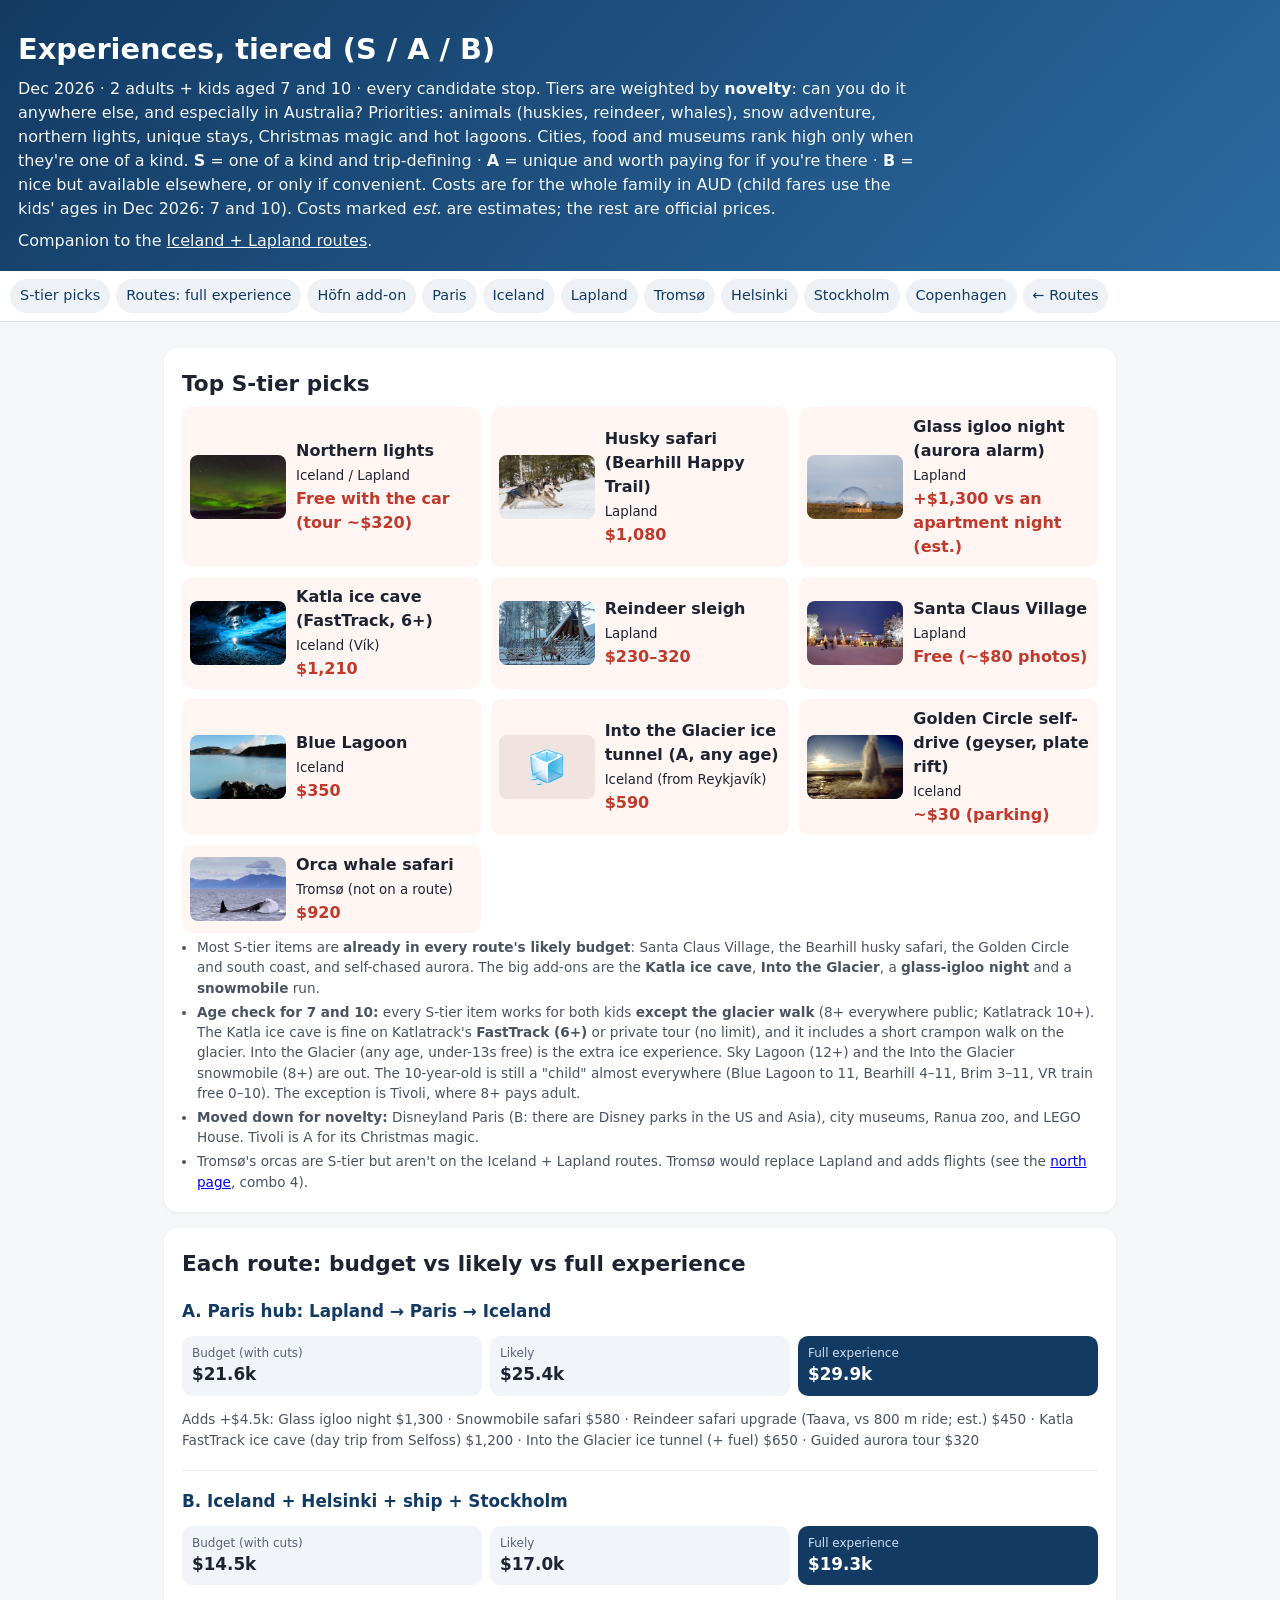
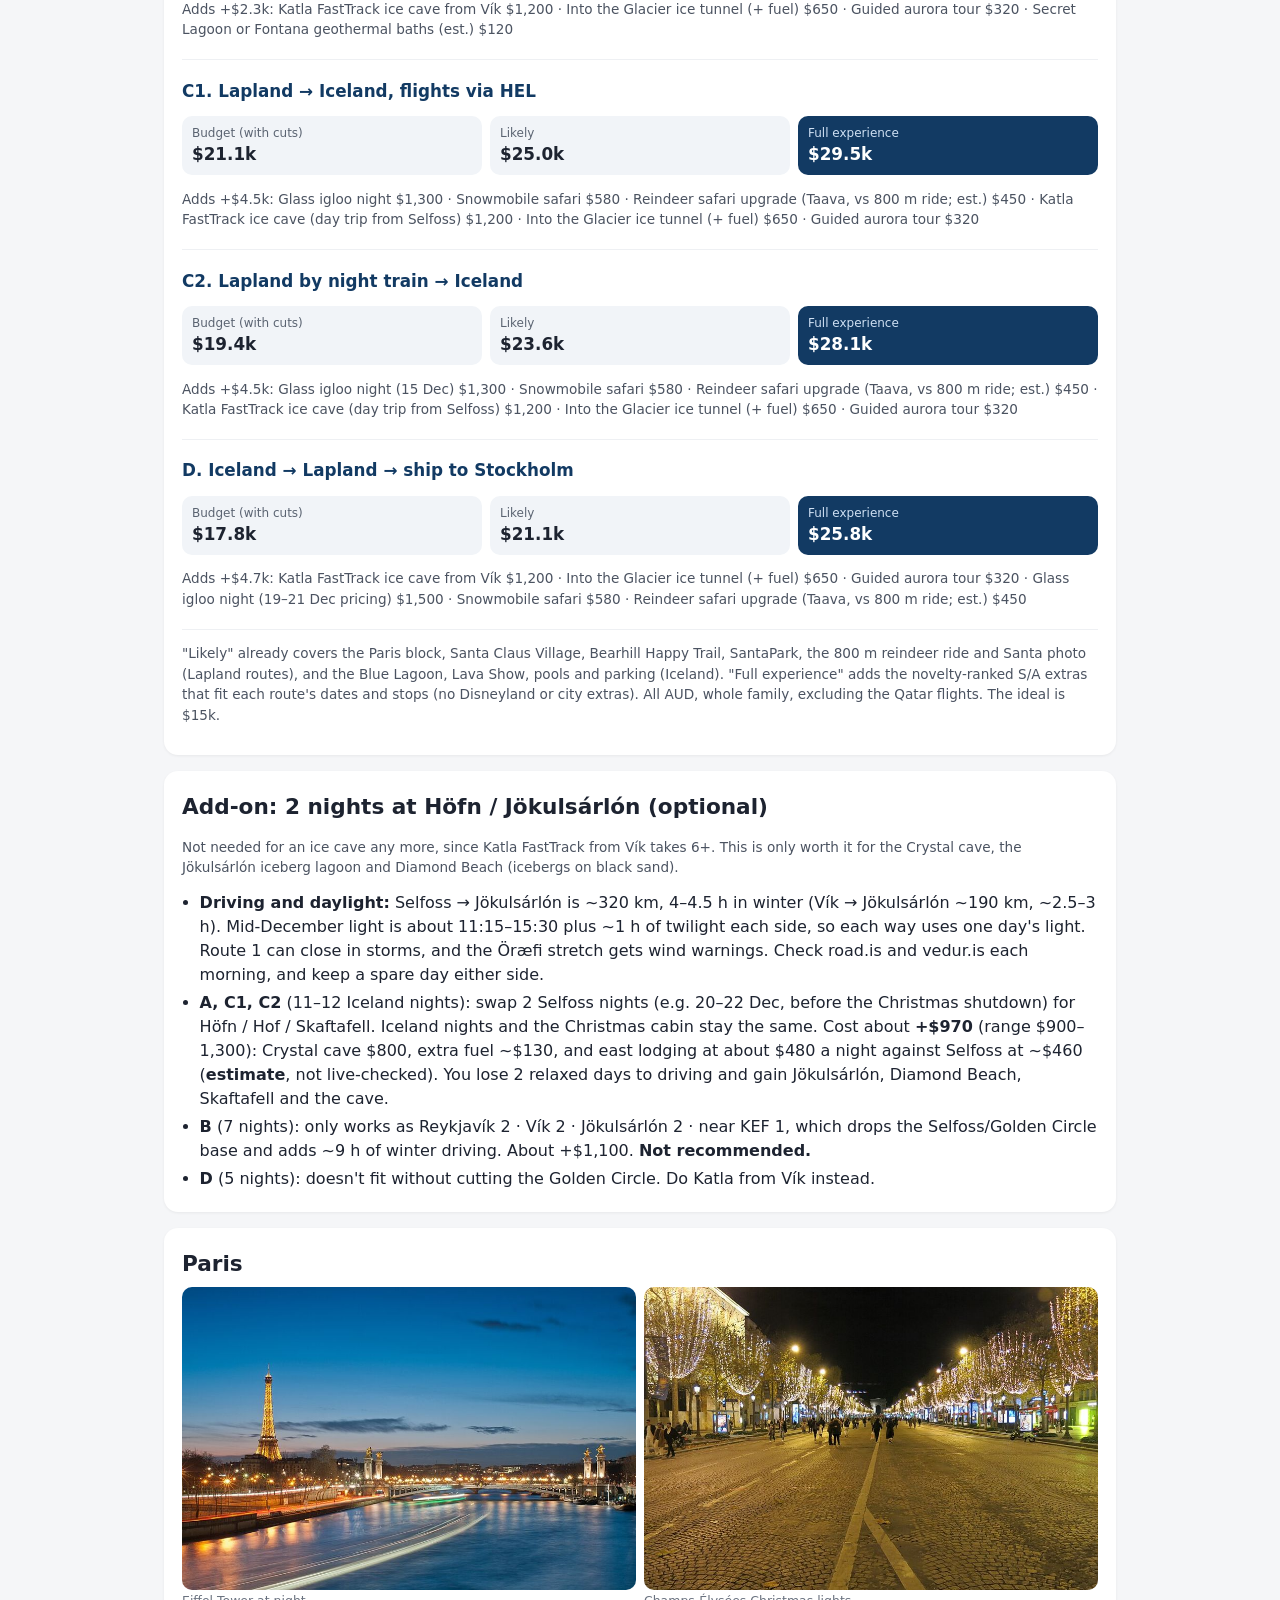
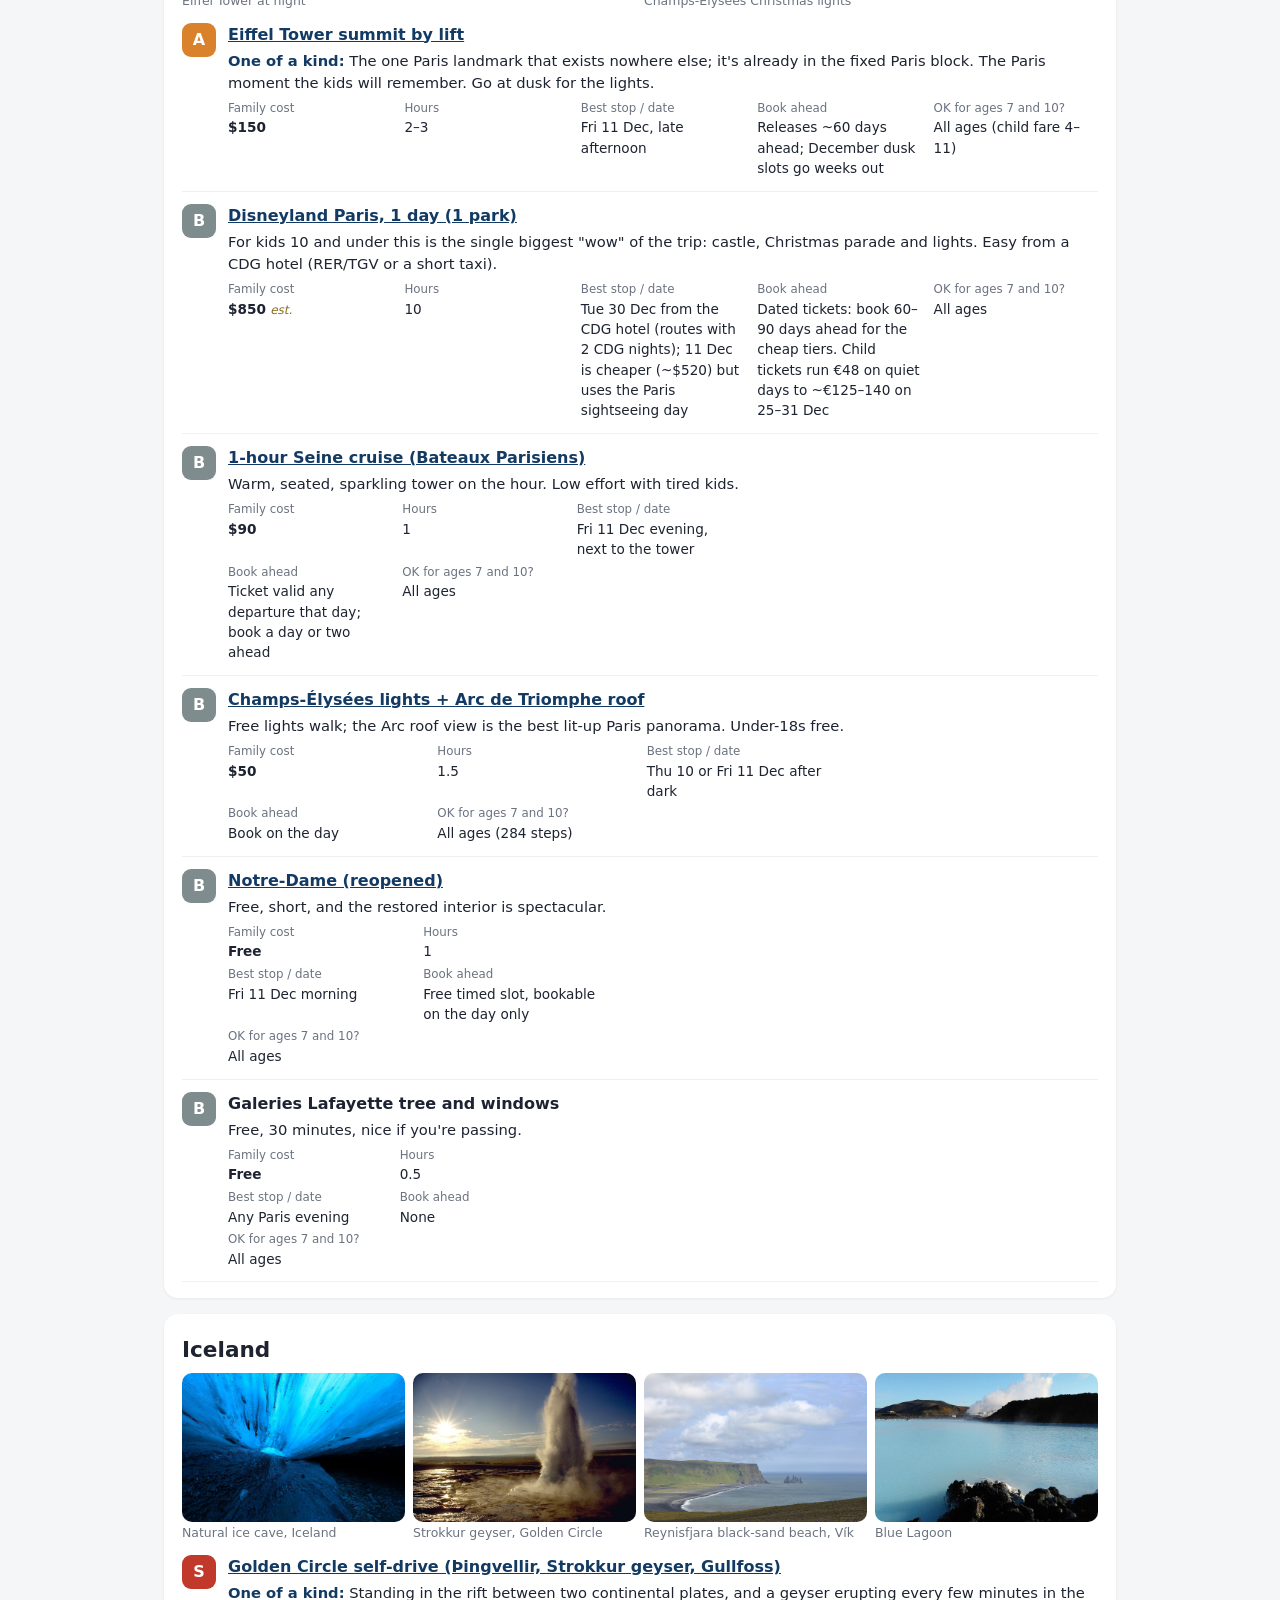
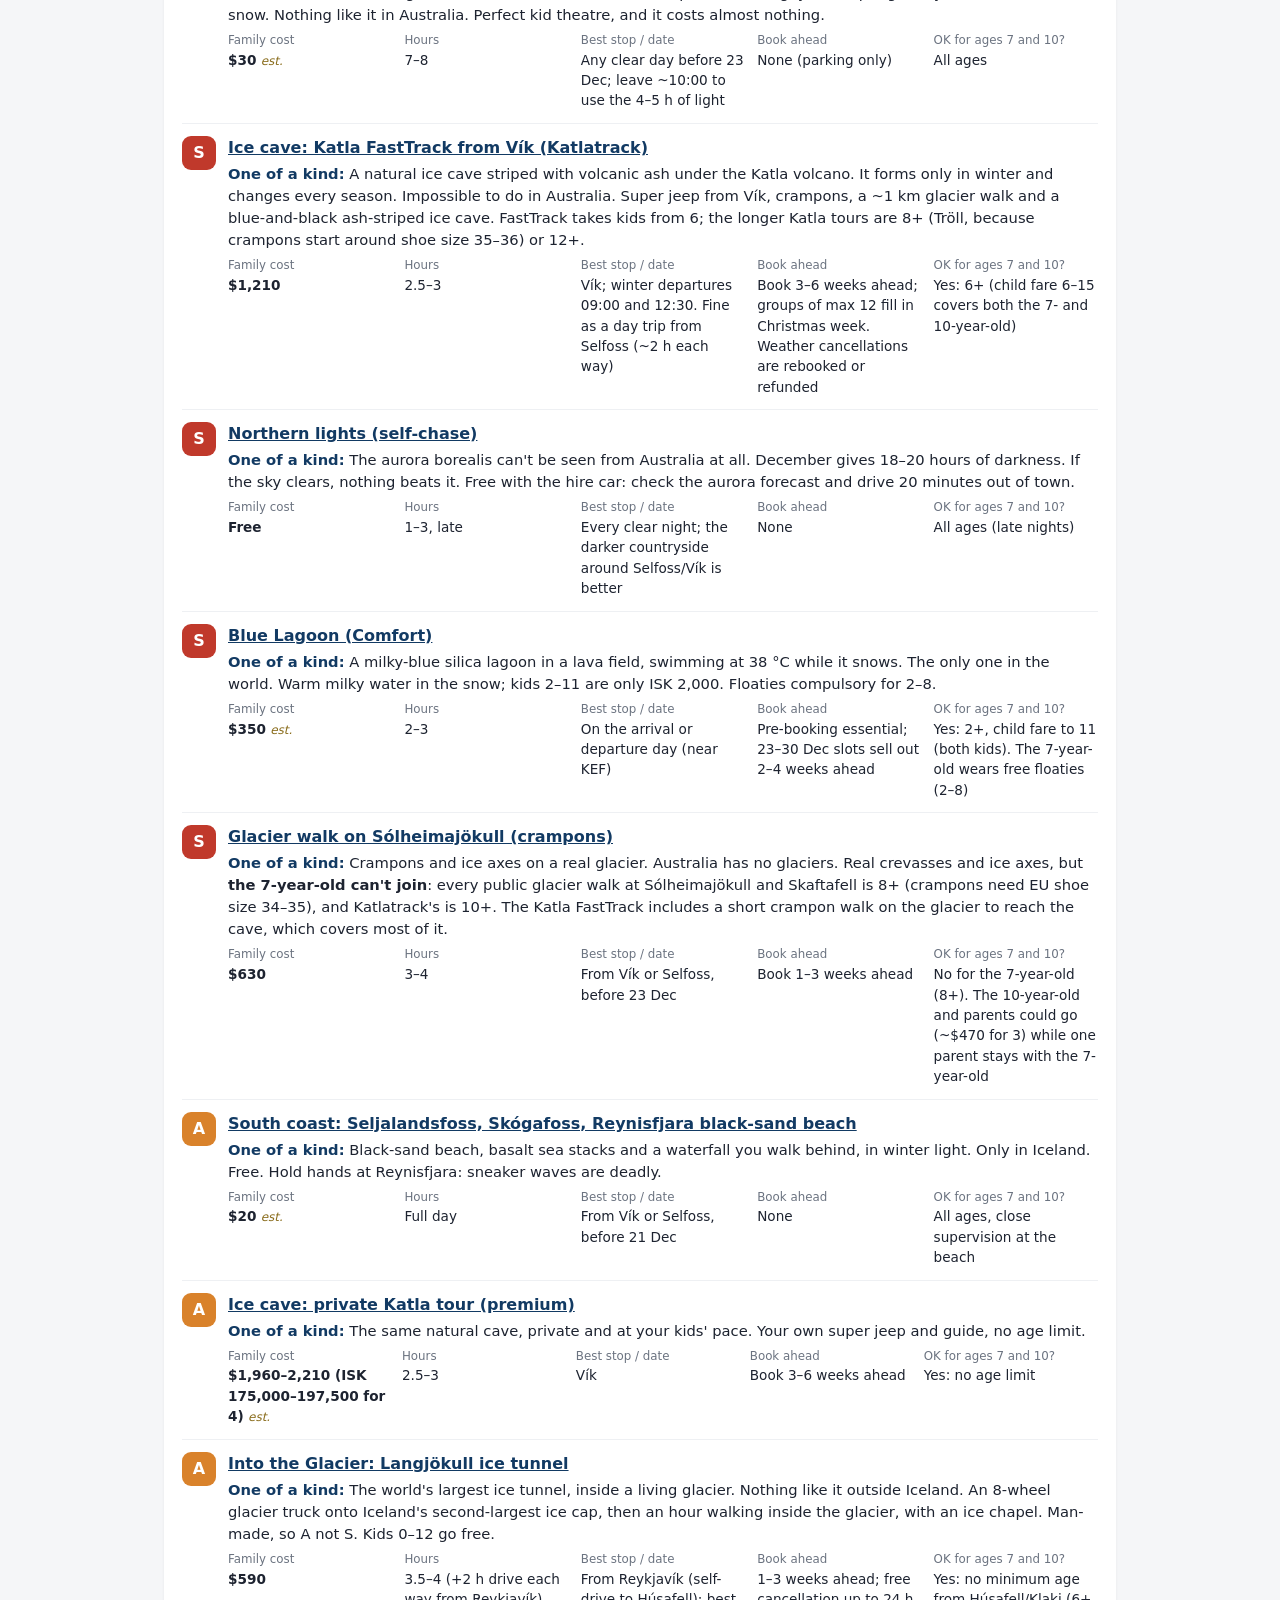
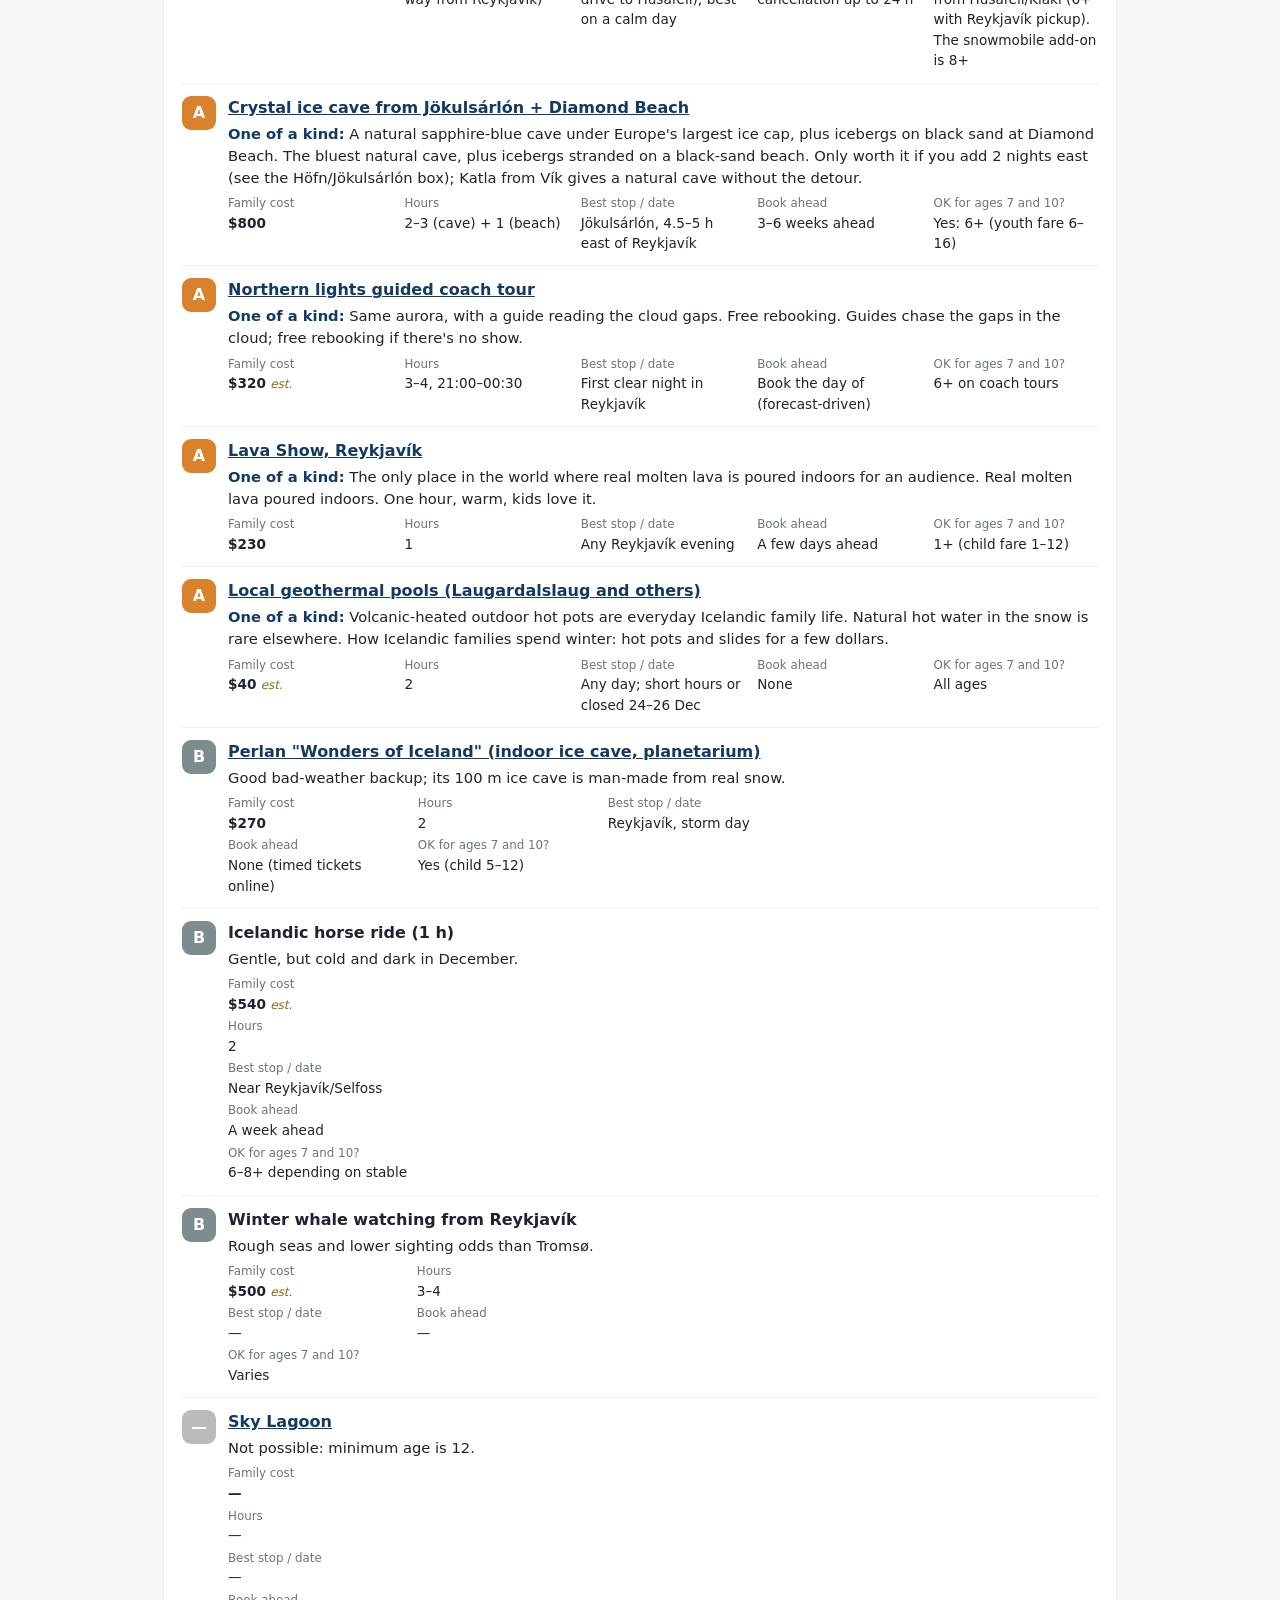
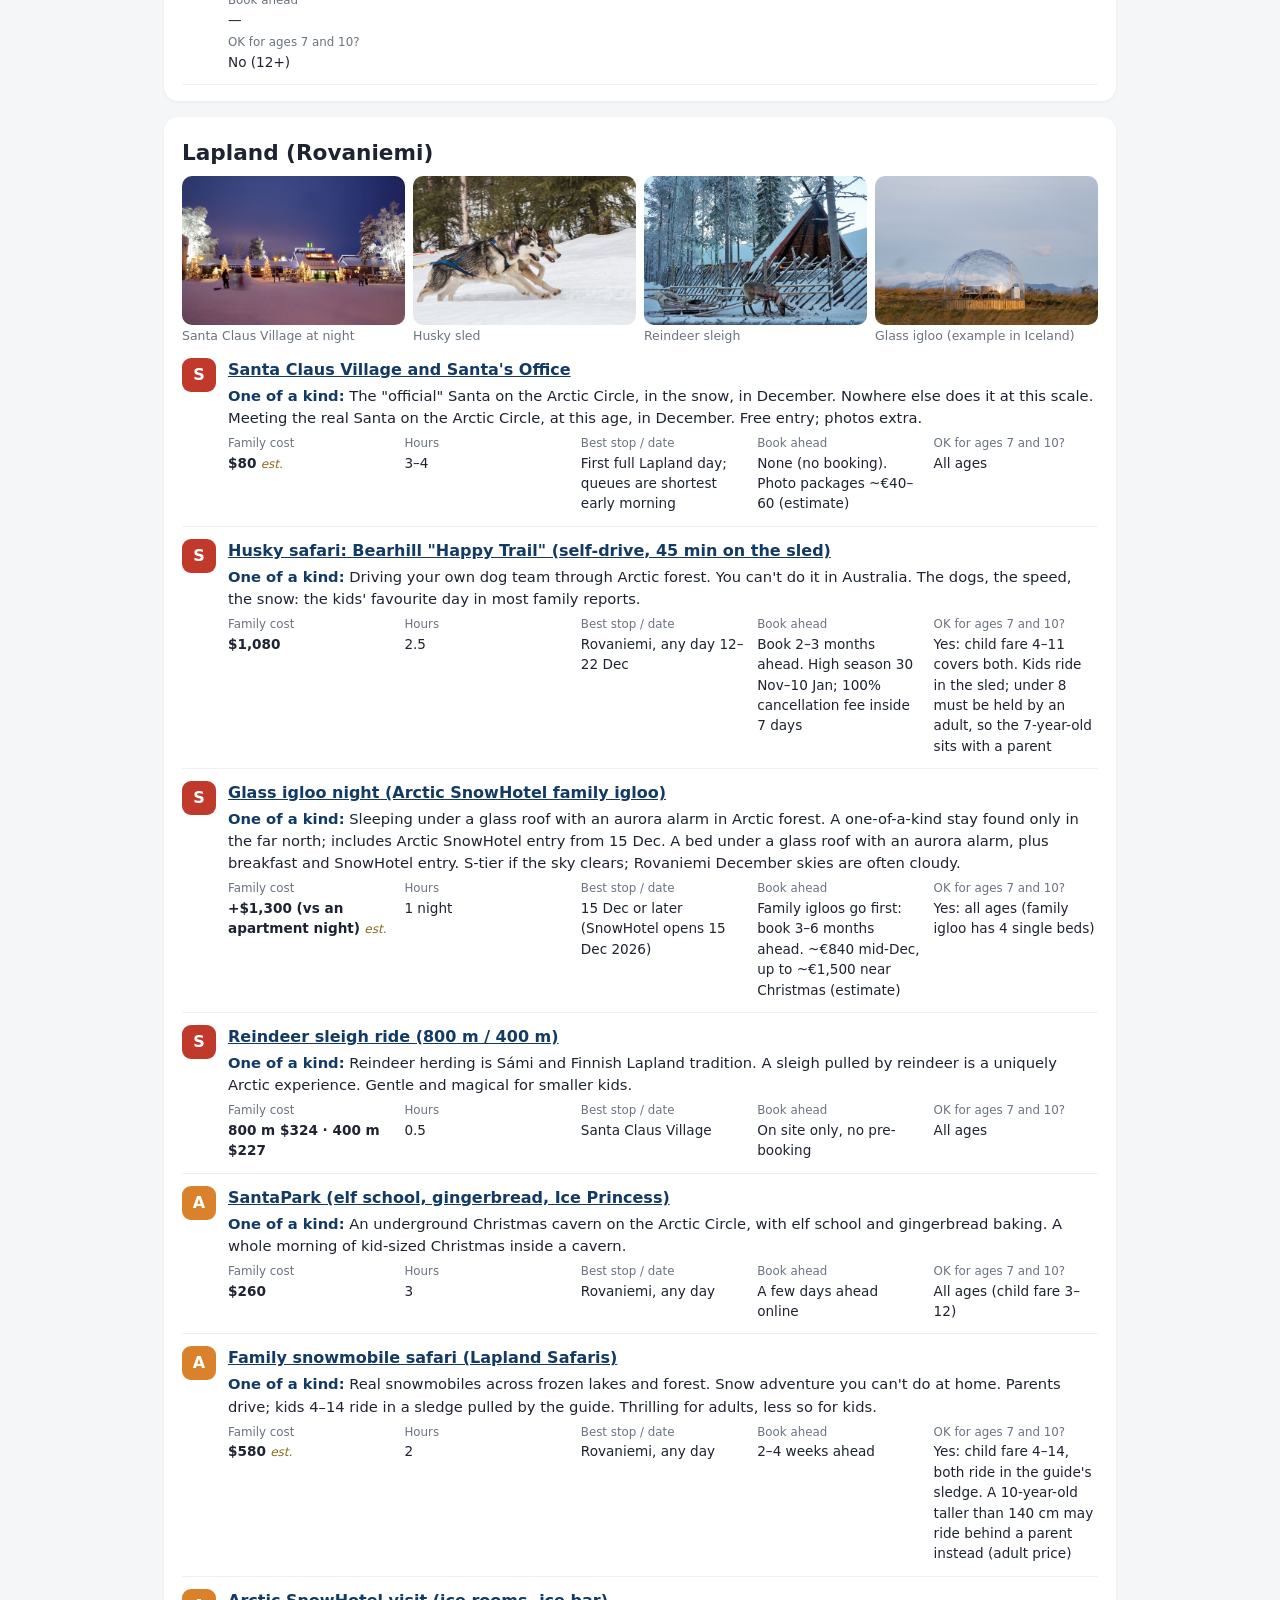
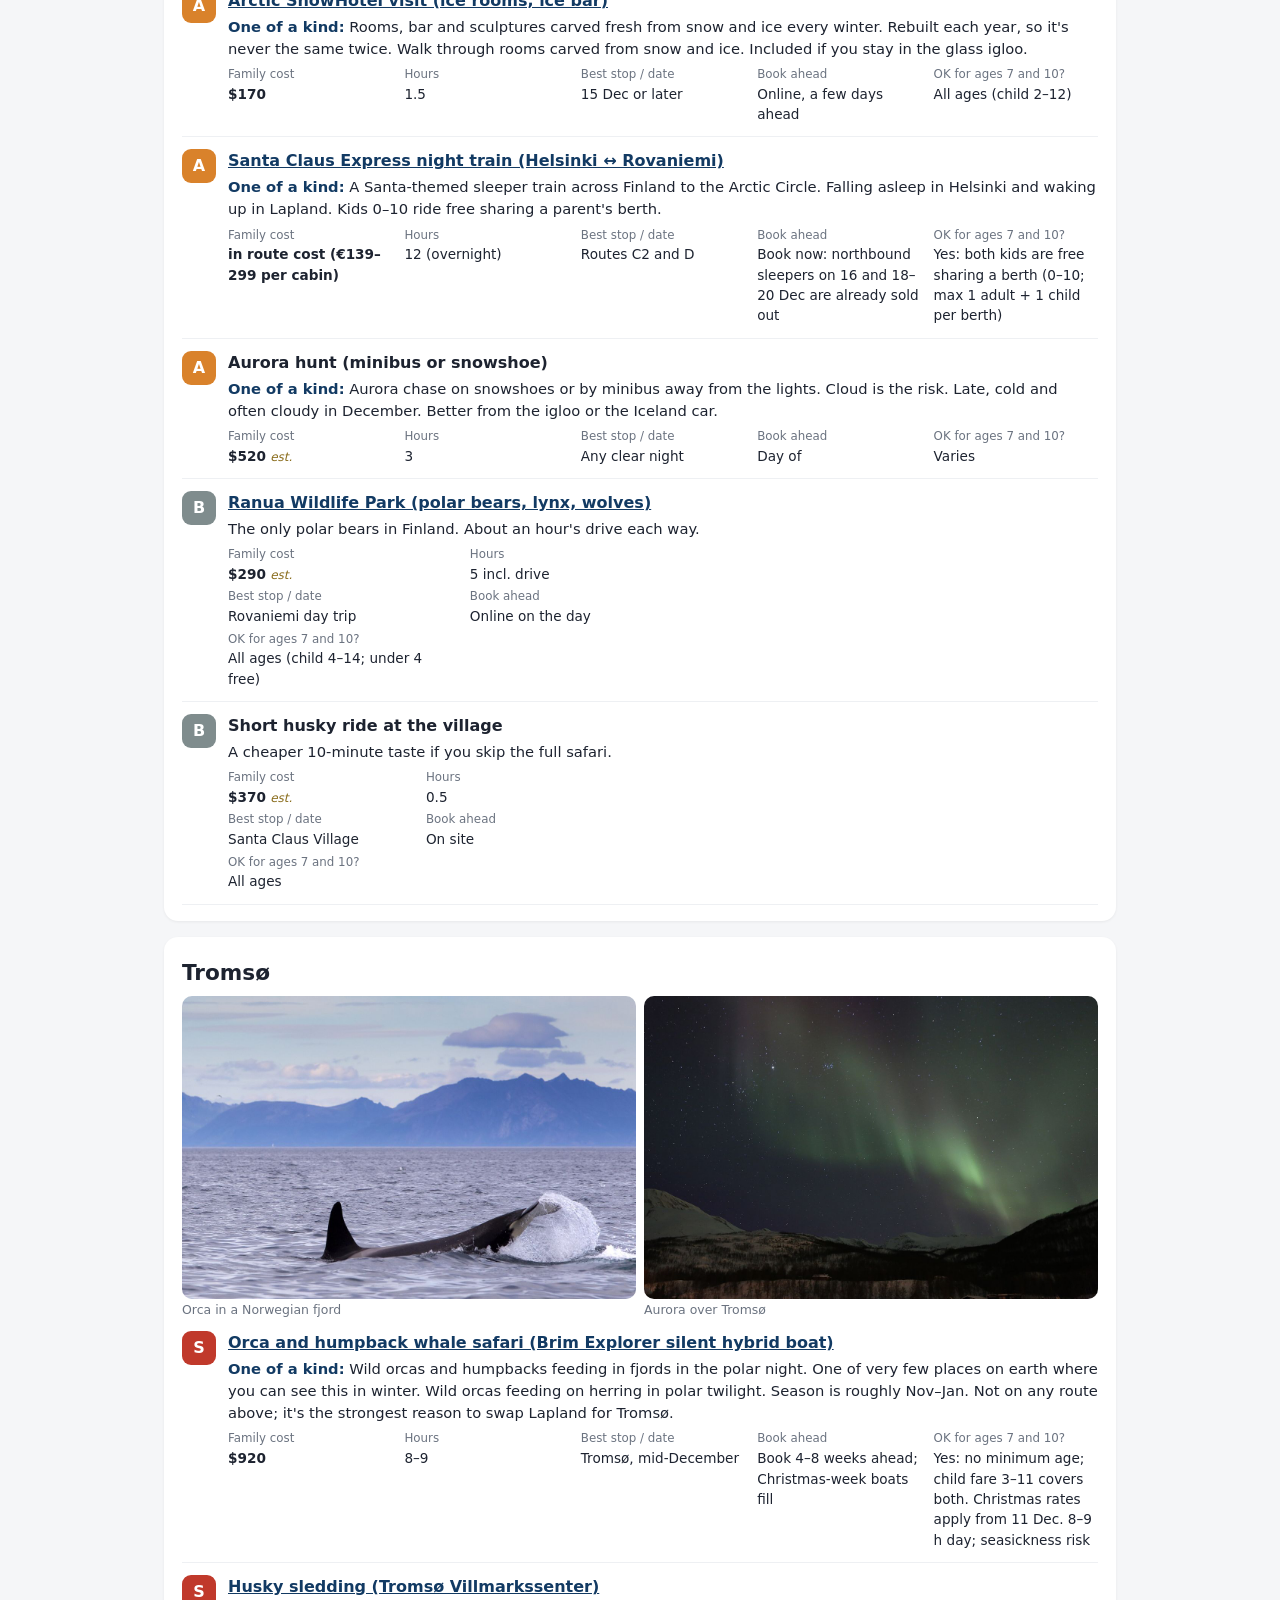
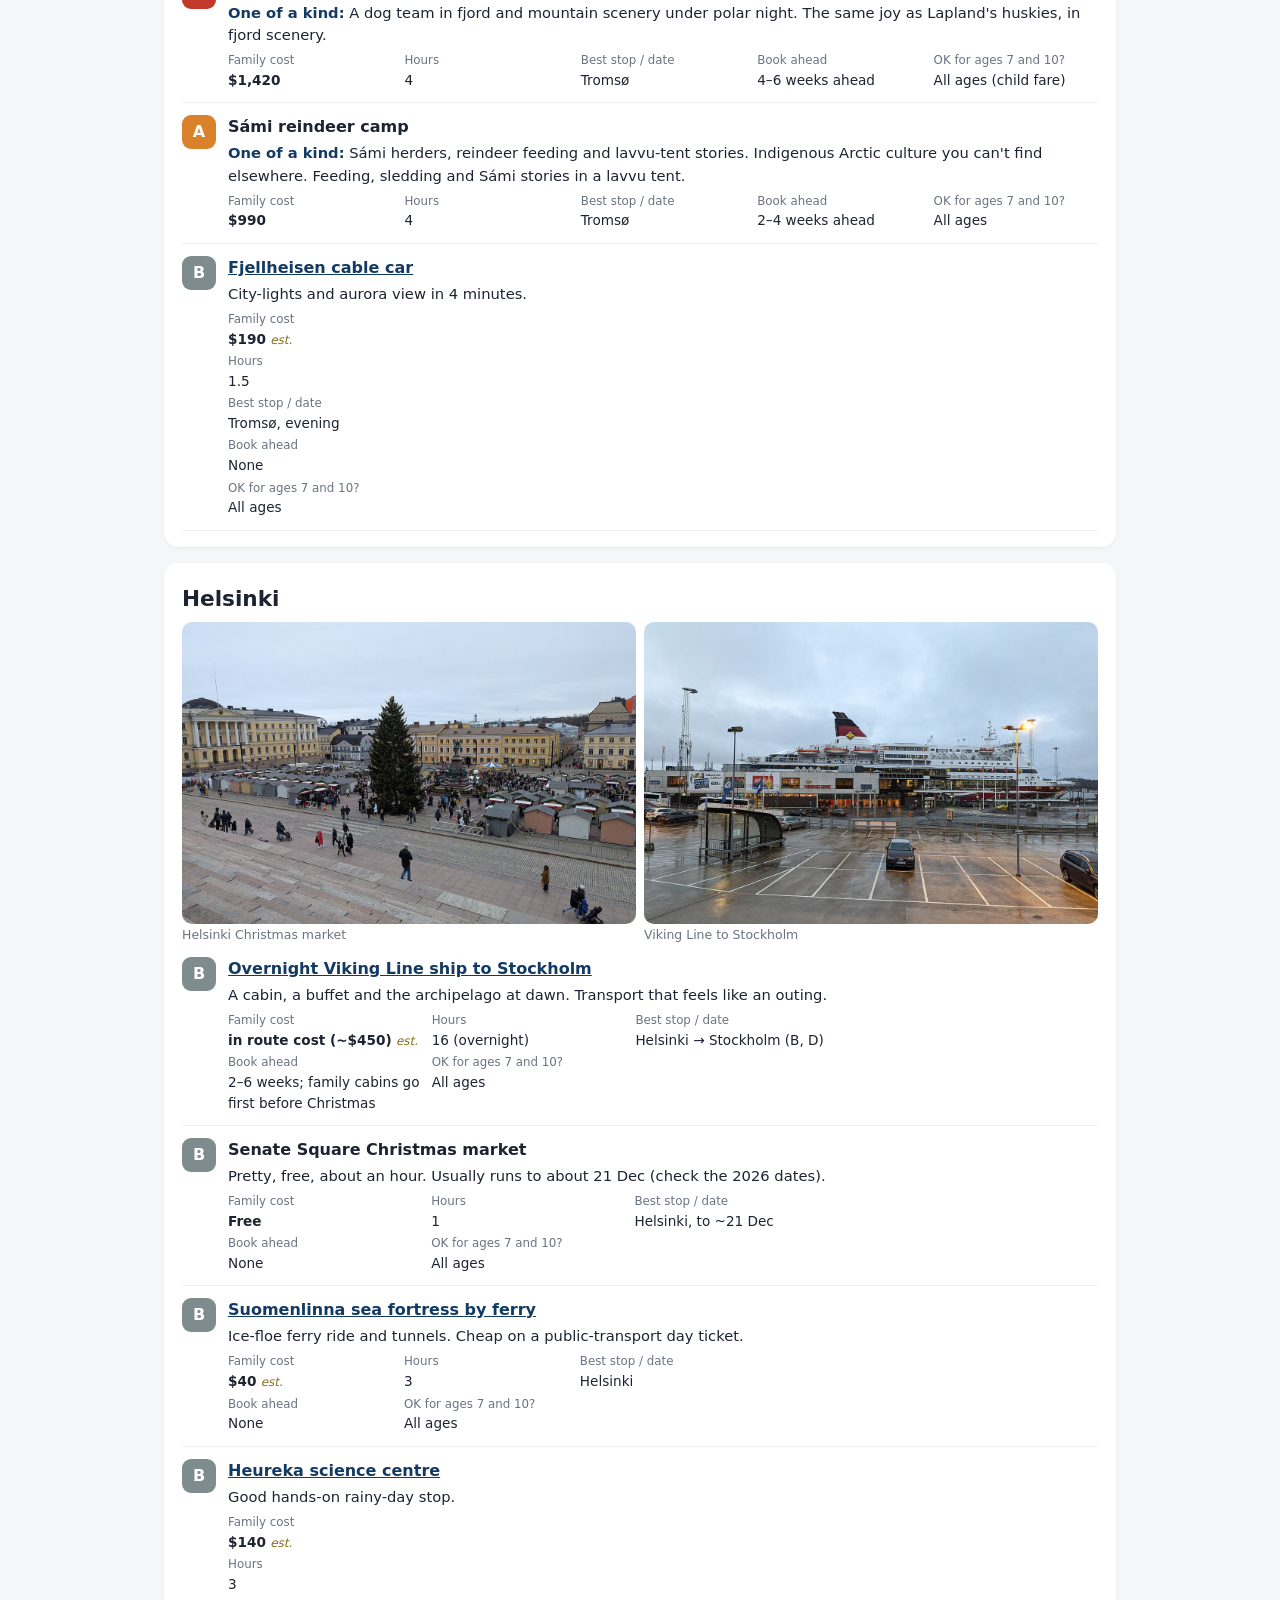
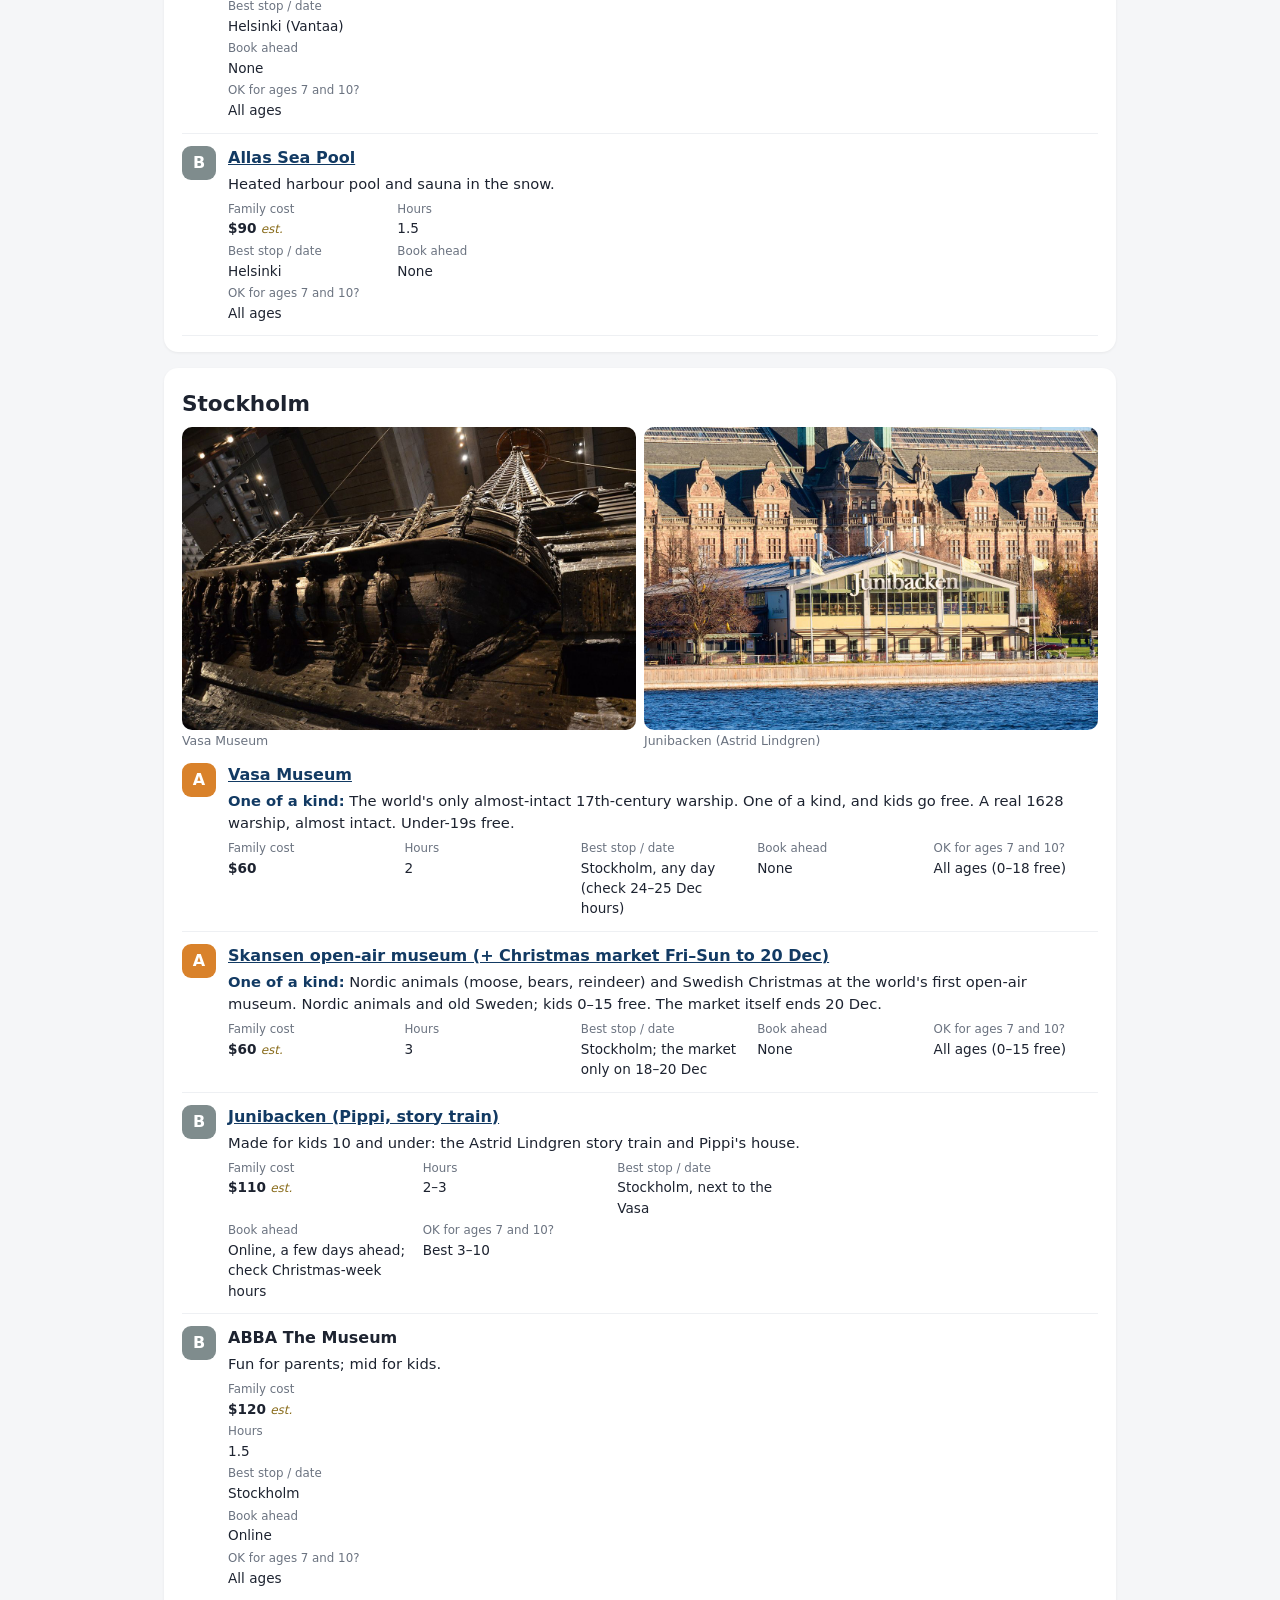
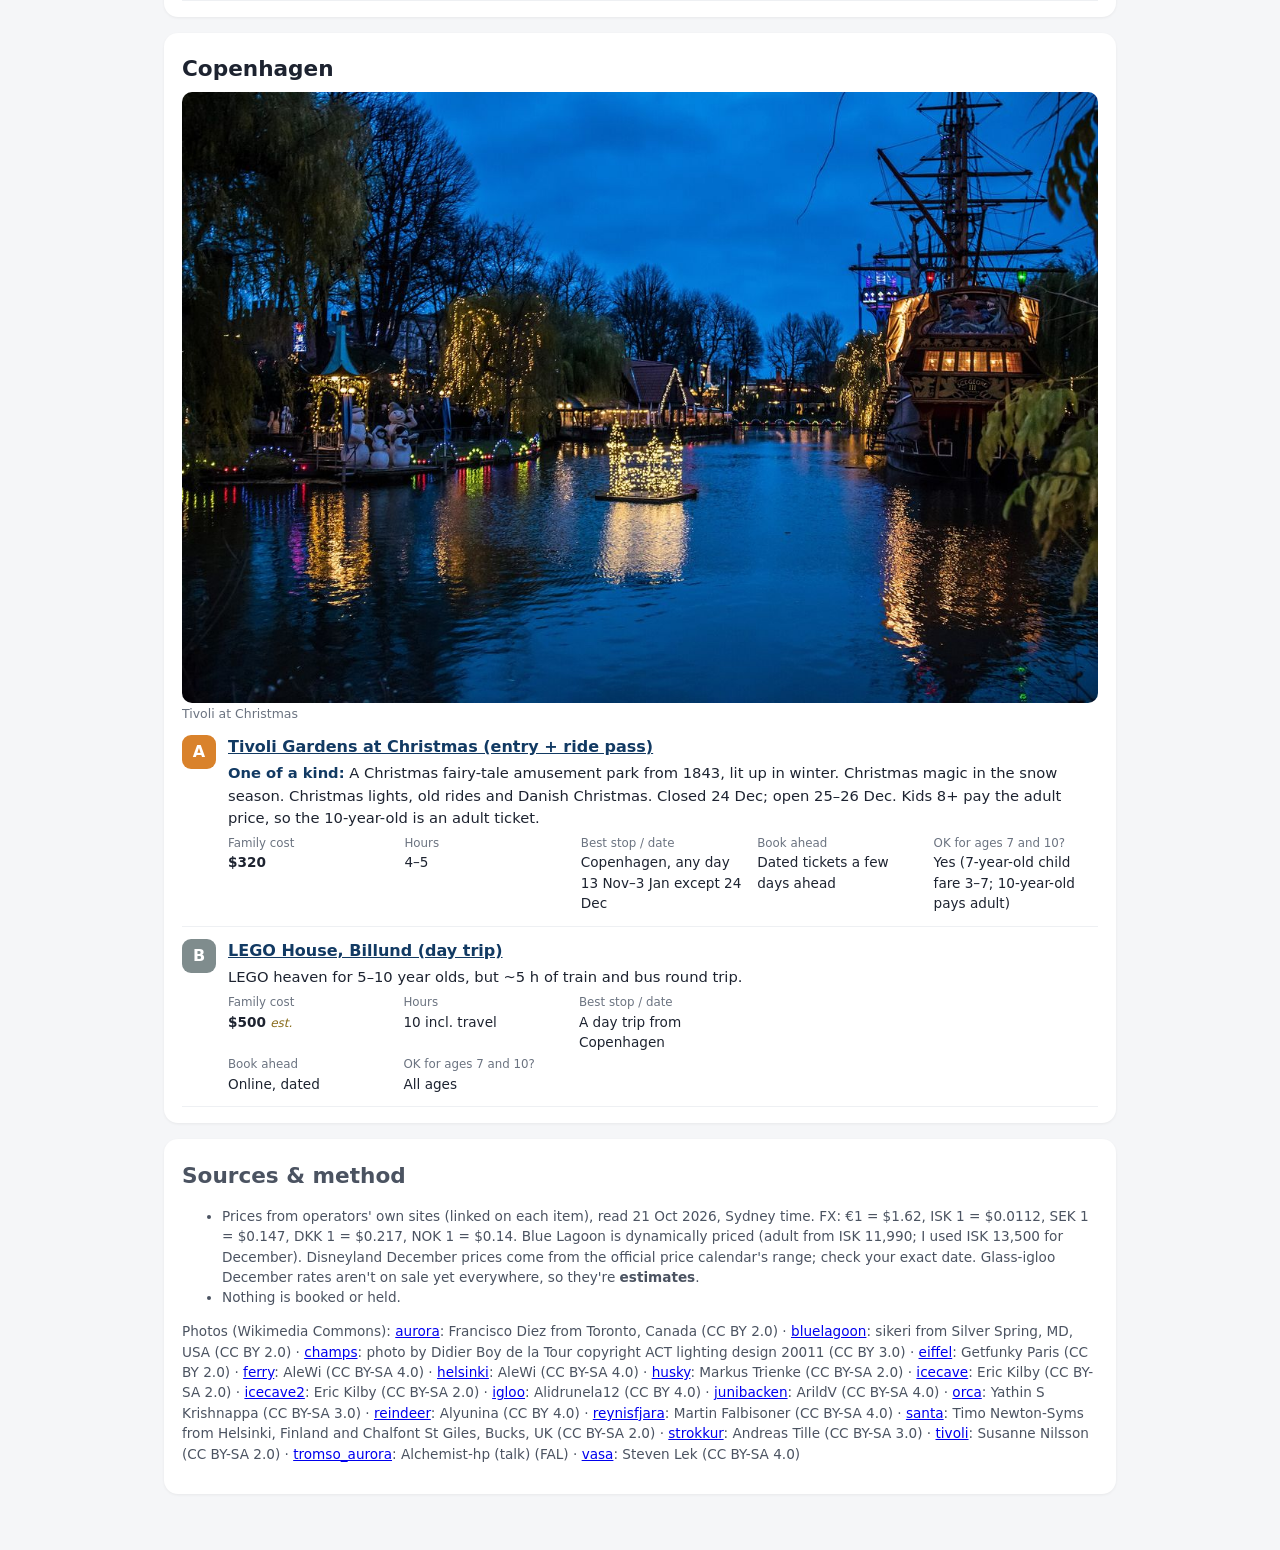
<file: europe-dec-2026/experiences/index.html>
<!doctype html><html lang="en"><head><meta charset="utf-8"><meta name="viewport" content="width=device-width,initial-scale=1"><title>Experiences, tiered · Dec 2026</title><meta name="robots" content="noindex"><link rel="icon" href="data:,"><link rel="stylesheet" href="style.css?v=1"><style>
.t{display:inline-flex;align-items:center;justify-content:center;width:34px;height:34px;border-radius:9px;font-weight:800;color:#fff;flex:none}.tS{background:#c0392b}.tA{background:#d9822b}.tB{background:#7f8c8d}.tX{background:#bbb}
.xp{display:flex;gap:12px;padding:12px 0;border-bottom:1px solid #eef0f3}.xp h4{margin:0 0 3px;font-size:1rem}.xp h4 a{color:#123a63}.xp .w{margin:0 0 6px;font-size:.92rem}
.xp dl{display:grid;grid-template-columns:repeat(auto-fit,minmax(150px,1fr));gap:4px 12px;margin:0;font-size:.85rem}.xp dt{color:#6b7380;font-size:.74rem}.xp dd{margin:0}.xp i{color:#8a6d1d;font-size:.75rem}.nv{color:#123a63}@media(max-width:560px){.xp dl{grid-template-columns:1fr 1fr}.t{width:28px;height:28px}}.mx{border-bottom:1px solid #eef0f3;padding-bottom:6px}.mx h3 a{color:#123a63;text-decoration:none}.mx .nums div{font-size:1.05rem}
.tops{display:grid;grid-template-columns:repeat(auto-fit,minmax(min(260px,100%),1fr));gap:10px}.tp{display:flex;gap:10px;align-items:center;background:#fff6f4;border-radius:10px;padding:8px}.tp img,.tp .noimg{width:96px;height:64px;object-fit:cover;border-radius:8px;flex:none}.tp .noimg{display:flex;align-items:center;justify-content:center;background:#f1e3df;font-size:2rem}.tp span{font-weight:700;color:#c0392b}
</style></head><body>
<header id="top"><h1>Experiences, tiered (S / A / B)</h1><p class="sub">Dec 2026 · 2 adults + kids aged 7 and 10 · every candidate stop. Tiers are weighted by <b>novelty</b>: can you do it anywhere else, and especially in Australia? Priorities: animals (huskies, reindeer, whales), snow adventure, northern lights, unique stays, Christmas magic and hot lagoons. Cities, food and museums rank high only when they're one of a kind. <b>S</b> = one of a kind and trip-defining · <b>A</b> = unique and worth paying for if you're there · <b>B</b> = nice but available elsewhere, or only if convenient. Costs are for the whole family in AUD (child fares use the kids' ages in Dec 2026: 7 and 10). Costs marked <i>est.</i> are estimates; the rest are official prices.</p><p class="sub">Companion to the <a style="color:#fff" href="../iceland-lapland/">Iceland + Lapland routes</a>.</p></header>
<nav class="stick"><a href="#picks">S-tier picks</a><a href="#max">Routes: full experience</a><a href="#hofn">Höfn add-on</a><a href="#sparis">Paris</a><a href="#siceland">Iceland</a><a href="#slaplandrov">Lapland</a><a href="#stromsø">Tromsø</a><a href="#shelsinki">Helsinki</a><a href="#sstockholm">Stockholm</a><a href="#scopenhagen">Copenhagen</a><a href="../iceland-lapland/">← Routes</a></nav>
<main>
<section id="picks"><h2>Top S-tier picks</h2><div class="tops"><div class="tp"><img loading=lazy src=img/aurora.jpg alt=""><div><b>Northern lights</b><br><small>Iceland / Lapland</small><br><span>Free with the car (tour ~$320)</span></div></div><div class="tp"><img loading=lazy src=img/husky.jpg alt=""><div><b>Husky safari (Bearhill Happy Trail)</b><br><small>Lapland</small><br><span>$1,080</span></div></div><div class="tp"><img loading=lazy src=img/igloo.jpg alt=""><div><b>Glass igloo night (aurora alarm)</b><br><small>Lapland</small><br><span>+$1,300 vs an apartment night (est.)</span></div></div><div class="tp"><img loading=lazy src=img/icecave2.jpg alt=""><div><b>Katla ice cave (FastTrack, 6+)</b><br><small>Iceland (Vík)</small><br><span>$1,210</span></div></div><div class="tp"><img loading=lazy src=img/reindeer.jpg alt=""><div><b>Reindeer sleigh</b><br><small>Lapland</small><br><span>$230–320</span></div></div><div class="tp"><img loading=lazy src=img/santa.jpg alt=""><div><b>Santa Claus Village</b><br><small>Lapland</small><br><span>Free (~$80 photos)</span></div></div><div class="tp"><img loading=lazy src=img/bluelagoon.jpg alt=""><div><b>Blue Lagoon</b><br><small>Iceland</small><br><span>$350</span></div></div><div class="tp"><div class=noimg>🧊</div><div><b>Into the Glacier ice tunnel (A, any age)</b><br><small>Iceland (from Reykjavík)</small><br><span>$590</span></div></div><div class="tp"><img loading=lazy src=img/strokkur.jpg alt=""><div><b>Golden Circle self-drive (geyser, plate rift)</b><br><small>Iceland</small><br><span>~$30 (parking)</span></div></div><div class="tp"><img loading=lazy src=img/orca.jpg alt=""><div><b>Orca whale safari</b><br><small>Tromsø (not on a route)</small><br><span>$920</span></div></div></div>
<ul class="why small"><li>Most S-tier items are <b>already in every route's likely budget</b>: Santa Claus Village, the Bearhill husky safari, the Golden Circle and south coast, and self-chased aurora. The big add-ons are the <b>Katla ice cave</b>, <b>Into the Glacier</b>, a <b>glass-igloo night</b> and a <b>snowmobile</b> run.</li>
<li><b>Age check for 7 and 10:</b> every S-tier item works for both kids <b>except the glacier walk</b> (8+ everywhere public; Katlatrack 10+). The Katla ice cave is fine on Katlatrack's <b>FastTrack (6+)</b> or private tour (no limit), and it includes a short crampon walk on the glacier. Into the Glacier (any age, under-13s free) is the extra ice experience. Sky Lagoon (12+) and the Into the Glacier snowmobile (8+) are out. The 10-year-old is still a "child" almost everywhere (Blue Lagoon to 11, Bearhill 4–11, Brim 3–11, VR train free 0–10). The exception is Tivoli, where 8+ pays adult.</li>
<li><b>Moved down for novelty:</b> Disneyland Paris (B: there are Disney parks in the US and Asia), city museums, Ranua zoo, and LEGO House. Tivoli is A for its Christmas magic.</li><li>Tromsø's orcas are S-tier but aren't on the Iceland + Lapland routes. Tromsø would replace Lapland and adds flights (see the <a href="../north/">north page</a>, combo 4).</li></ul></section>
<section id="max"><h2>Each route: budget vs likely vs full experience</h2><div class="mx"><h3><a href="../iceland-lapland/#rA">A. Paris hub: Lapland → Paris → Iceland</a></h3><div class="nums"><div><small>Budget (with cuts)</small>$21.6k</div><div><small>Likely</small>$25.4k</div><div class="lik"><small>Full experience</small>$29.9k</div></div><p class="small">Adds +$4.5k: Glass igloo night $1,300 · Snowmobile safari $580 · Reindeer safari upgrade (Taava, vs 800 m ride; est.) $450 · Katla FastTrack ice cave (day trip from Selfoss) $1,200 · Into the Glacier ice tunnel (+ fuel) $650 · Guided aurora tour $320</p></div><div class="mx"><h3><a href="../iceland-lapland/#rB">B. Iceland + Helsinki + ship + Stockholm</a></h3><div class="nums"><div><small>Budget (with cuts)</small>$14.5k</div><div><small>Likely</small>$17.0k</div><div class="lik"><small>Full experience</small>$19.3k</div></div><p class="small">Adds +$2.3k: Katla FastTrack ice cave from Vík $1,200 · Into the Glacier ice tunnel (+ fuel) $650 · Guided aurora tour $320 · Secret Lagoon or Fontana geothermal baths (est.) $120</p></div><div class="mx"><h3><a href="../iceland-lapland/#rC1">C1. Lapland → Iceland, flights via HEL</a></h3><div class="nums"><div><small>Budget (with cuts)</small>$21.1k</div><div><small>Likely</small>$25.0k</div><div class="lik"><small>Full experience</small>$29.5k</div></div><p class="small">Adds +$4.5k: Glass igloo night $1,300 · Snowmobile safari $580 · Reindeer safari upgrade (Taava, vs 800 m ride; est.) $450 · Katla FastTrack ice cave (day trip from Selfoss) $1,200 · Into the Glacier ice tunnel (+ fuel) $650 · Guided aurora tour $320</p></div><div class="mx"><h3><a href="../iceland-lapland/#rC2">C2. Lapland by night train → Iceland</a></h3><div class="nums"><div><small>Budget (with cuts)</small>$19.4k</div><div><small>Likely</small>$23.6k</div><div class="lik"><small>Full experience</small>$28.1k</div></div><p class="small">Adds +$4.5k: Glass igloo night (15 Dec) $1,300 · Snowmobile safari $580 · Reindeer safari upgrade (Taava, vs 800 m ride; est.) $450 · Katla FastTrack ice cave (day trip from Selfoss) $1,200 · Into the Glacier ice tunnel (+ fuel) $650 · Guided aurora tour $320</p></div><div class="mx"><h3><a href="../iceland-lapland/#rD">D. Iceland → Lapland → ship to Stockholm</a></h3><div class="nums"><div><small>Budget (with cuts)</small>$17.8k</div><div><small>Likely</small>$21.1k</div><div class="lik"><small>Full experience</small>$25.8k</div></div><p class="small">Adds +$4.7k: Katla FastTrack ice cave from Vík $1,200 · Into the Glacier ice tunnel (+ fuel) $650 · Guided aurora tour $320 · Glass igloo night (19–21 Dec pricing) $1,500 · Snowmobile safari $580 · Reindeer safari upgrade (Taava, vs 800 m ride; est.) $450</p></div>
<p class="small">"Likely" already covers the Paris block, Santa Claus Village, Bearhill Happy Trail, SantaPark, the 800 m reindeer ride and Santa photo (Lapland routes), and the Blue Lagoon, Lava Show, pools and parking (Iceland). "Full experience" adds the novelty-ranked S/A extras that fit each route's dates and stops (no Disneyland or city extras). All AUD, whole family, excluding the Qatar flights. The ideal is $15k.</p></section>
<section id="hofn"><h2>Add-on: 2 nights at Höfn / Jökulsárlón (optional)</h2>
<p class="small">Not needed for an ice cave any more, since Katla FastTrack from Vík takes 6+. This is only worth it for the Crystal cave, the Jökulsárlón iceberg lagoon and Diamond Beach (icebergs on black sand).</p>
<ul class="why">
<li><b>Driving and daylight:</b> Selfoss → Jökulsárlón is ~320 km, 4–4.5 h in winter (Vík → Jökulsárlón ~190 km, ~2.5–3 h). Mid-December light is about 11:15–15:30 plus ~1 h of twilight each side, so each way uses one day's light. Route 1 can close in storms, and the Öræfi stretch gets wind warnings. Check road.is and vedur.is each morning, and keep a spare day either side.</li>
<li><b>A, C1, C2</b> (11–12 Iceland nights): swap 2 Selfoss nights (e.g. 20–22 Dec, before the Christmas shutdown) for Höfn / Hof / Skaftafell. Iceland nights and the Christmas cabin stay the same. Cost about <b>+$970</b> (range $900–1,300): Crystal cave $800, extra fuel ~$130, and east lodging at about $480 a night against Selfoss at ~$460 (<b>estimate</b>, not live-checked). You lose 2 relaxed days to driving and gain Jökulsárlón, Diamond Beach, Skaftafell and the cave.</li>
<li><b>B</b> (7 nights): only works as Reykjavík 2 · Vík 2 · Jökulsárlón 2 · near KEF 1, which drops the Selfoss/Golden Circle base and adds ~9 h of winter driving. About +$1,100. <b>Not recommended.</b></li>
<li><b>D</b> (5 nights): doesn't fit without cutting the Golden Circle. Do Katla from Vík instead.</li></ul></section>
<section id="sparis"><h2>Paris</h2><div class="pics"><figure><img loading="lazy" src="img/eiffel.jpg" alt="Eiffel Tower at night"><figcaption>Eiffel Tower at night</figcaption></figure><figure><img loading="lazy" src="img/champs.jpg" alt="Champs-Élysées Christmas lights"><figcaption>Champs-Élysées Christmas lights</figcaption></figure></div><div class="xp"><span class="t tA">A</span><div><h4><a href="https://www.toureiffel.paris/en/rates-opening-times">Eiffel Tower summit by lift</a></h4><p class="w"><b class="nv">One of a kind:</b> The one Paris landmark that exists nowhere else; it's already in the fixed Paris block. The Paris moment the kids will remember. Go at dusk for the lights.</p><dl><div><dt>Family cost</dt><dd><b>$150</b></dd></div><div><dt>Hours</dt><dd>2–3</dd></div><div><dt>Best stop / date</dt><dd>Fri 11 Dec, late afternoon</dd></div><div><dt>Book ahead</dt><dd>Releases ~60 days ahead; December dusk slots go weeks out</dd></div><div><dt>OK for ages 7 and 10?</dt><dd>All ages (child fare 4–11)</dd></div></dl></div></div><div class="xp"><span class="t tB">B</span><div><h4><a href="https://www.disneylandparis.com/en-usd/price-estimate-calendar-disneyland-paris">Disneyland Paris, 1 day (1 park)</a></h4><p class="w">For kids 10 and under this is the single biggest "wow" of the trip: castle, Christmas parade and lights. Easy from a CDG hotel (RER/TGV or a short taxi).</p><dl><div><dt>Family cost</dt><dd><b>$850</b> <i>est.</i></dd></div><div><dt>Hours</dt><dd>10</dd></div><div><dt>Best stop / date</dt><dd>Tue 30 Dec from the CDG hotel (routes with 2 CDG nights); 11 Dec is cheaper (~$520) but uses the Paris sightseeing day</dd></div><div><dt>Book ahead</dt><dd>Dated tickets: book 60–90 days ahead for the cheap tiers. Child tickets run €48 on quiet days to ~€125–140 on 25–31 Dec</dd></div><div><dt>OK for ages 7 and 10?</dt><dd>All ages</dd></div></dl></div></div><div class="xp"><span class="t tB">B</span><div><h4><a href="https://www.bateauxparisiens.com/en/cruise-tours/guided-tour.html">1-hour Seine cruise (Bateaux Parisiens)</a></h4><p class="w">Warm, seated, sparkling tower on the hour. Low effort with tired kids.</p><dl><div><dt>Family cost</dt><dd><b>$90</b></dd></div><div><dt>Hours</dt><dd>1</dd></div><div><dt>Best stop / date</dt><dd>Fri 11 Dec evening, next to the tower</dd></div><div><dt>Book ahead</dt><dd>Ticket valid any departure that day; book a day or two ahead</dd></div><div><dt>OK for ages 7 and 10?</dt><dd>All ages</dd></div></dl></div></div><div class="xp"><span class="t tB">B</span><div><h4><a href="https://www.paris-arc-de-triomphe.fr/en">Champs-Élysées lights + Arc de Triomphe roof</a></h4><p class="w">Free lights walk; the Arc roof view is the best lit-up Paris panorama. Under-18s free.</p><dl><div><dt>Family cost</dt><dd><b>$50</b></dd></div><div><dt>Hours</dt><dd>1.5</dd></div><div><dt>Best stop / date</dt><dd>Thu 10 or Fri 11 Dec after dark</dd></div><div><dt>Book ahead</dt><dd>Book on the day</dd></div><div><dt>OK for ages 7 and 10?</dt><dd>All ages (284 steps)</dd></div></dl></div></div><div class="xp"><span class="t tB">B</span><div><h4><a href="https://www.notredamedeparis.fr/en/">Notre-Dame (reopened)</a></h4><p class="w">Free, short, and the restored interior is spectacular.</p><dl><div><dt>Family cost</dt><dd><b>Free</b></dd></div><div><dt>Hours</dt><dd>1</dd></div><div><dt>Best stop / date</dt><dd>Fri 11 Dec morning</dd></div><div><dt>Book ahead</dt><dd>Free timed slot, bookable on the day only</dd></div><div><dt>OK for ages 7 and 10?</dt><dd>All ages</dd></div></dl></div></div><div class="xp"><span class="t tB">B</span><div><h4>Galeries Lafayette tree and windows</h4><p class="w">Free, 30 minutes, nice if you're passing.</p><dl><div><dt>Family cost</dt><dd><b>Free</b></dd></div><div><dt>Hours</dt><dd>0.5</dd></div><div><dt>Best stop / date</dt><dd>Any Paris evening</dd></div><div><dt>Book ahead</dt><dd>None</dd></div><div><dt>OK for ages 7 and 10?</dt><dd>All ages</dd></div></dl></div></div></section><section id="siceland"><h2>Iceland</h2><div class="pics"><figure><img loading="lazy" src="img/icecave.jpg" alt="Natural ice cave, Iceland"><figcaption>Natural ice cave, Iceland</figcaption></figure><figure><img loading="lazy" src="img/strokkur.jpg" alt="Strokkur geyser, Golden Circle"><figcaption>Strokkur geyser, Golden Circle</figcaption></figure><figure><img loading="lazy" src="img/reynisfjara.jpg" alt="Reynisfjara black-sand beach, Vík"><figcaption>Reynisfjara black-sand beach, Vík</figcaption></figure><figure><img loading="lazy" src="img/bluelagoon.jpg" alt="Blue Lagoon"><figcaption>Blue Lagoon</figcaption></figure></div><div class="xp"><span class="t tS">S</span><div><h4><a href="https://www.thingvellir.is/en/">Golden Circle self-drive (Þingvellir, Strokkur geyser, Gullfoss)</a></h4><p class="w"><b class="nv">One of a kind:</b> Standing in the rift between two continental plates, and a geyser erupting every few minutes in the snow. Nothing like it in Australia. Perfect kid theatre, and it costs almost nothing.</p><dl><div><dt>Family cost</dt><dd><b>$30</b> <i>est.</i></dd></div><div><dt>Hours</dt><dd>7–8</dd></div><div><dt>Best stop / date</dt><dd>Any clear day before 23 Dec; leave ~10:00 to use the 4–5 h of light</dd></div><div><dt>Book ahead</dt><dd>None (parking only)</dd></div><div><dt>OK for ages 7 and 10?</dt><dd>All ages</dd></div></dl></div></div><div class="xp"><span class="t tS">S</span><div><h4><a href="https://katlatrack.is/all-tours/ice-cave-tours/katla-fast-track-ice-cave-tour/">Ice cave: Katla FastTrack from Vík (Katlatrack)</a></h4><p class="w"><b class="nv">One of a kind:</b> A natural ice cave striped with volcanic ash under the Katla volcano. It forms only in winter and changes every season. Impossible to do in Australia. Super jeep from Vík, crampons, a ~1 km glacier walk and a blue-and-black ash-striped ice cave. FastTrack takes kids from 6; the longer Katla tours are 8+ (Tröll, because crampons start around shoe size 35–36) or 12+.</p><dl><div><dt>Family cost</dt><dd><b>$1,210</b></dd></div><div><dt>Hours</dt><dd>2.5–3</dd></div><div><dt>Best stop / date</dt><dd>Vík; winter departures 09:00 and 12:30. Fine as a day trip from Selfoss (~2 h each way)</dd></div><div><dt>Book ahead</dt><dd>Book 3–6 weeks ahead; groups of max 12 fill in Christmas week. Weather cancellations are rebooked or refunded</dd></div><div><dt>OK for ages 7 and 10?</dt><dd>Yes: 6+ (child fare 6–15 covers both the 7- and 10-year-old)</dd></div></dl></div></div><div class="xp"><span class="t tS">S</span><div><h4><a href="https://en.vedur.is/weather/forecasts/aurora/">Northern lights (self-chase)</a></h4><p class="w"><b class="nv">One of a kind:</b> The aurora borealis can't be seen from Australia at all. December gives 18–20 hours of darkness. If the sky clears, nothing beats it. Free with the hire car: check the aurora forecast and drive 20 minutes out of town.</p><dl><div><dt>Family cost</dt><dd><b>Free</b></dd></div><div><dt>Hours</dt><dd>1–3, late</dd></div><div><dt>Best stop / date</dt><dd>Every clear night; the darker countryside around Selfoss/Vík is better</dd></div><div><dt>Book ahead</dt><dd>None</dd></div><div><dt>OK for ages 7 and 10?</dt><dd>All ages (late nights)</dd></div></dl></div></div><div class="xp"><span class="t tS">S</span><div><h4><a href="https://www.bluelagoon.com/day-visit/the-blue-lagoon">Blue Lagoon (Comfort)</a></h4><p class="w"><b class="nv">One of a kind:</b> A milky-blue silica lagoon in a lava field, swimming at 38 °C while it snows. The only one in the world. Warm milky water in the snow; kids 2–11 are only ISK 2,000. Floaties compulsory for 2–8.</p><dl><div><dt>Family cost</dt><dd><b>$350</b> <i>est.</i></dd></div><div><dt>Hours</dt><dd>2–3</dd></div><div><dt>Best stop / date</dt><dd>On the arrival or departure day (near KEF)</dd></div><div><dt>Book ahead</dt><dd>Pre-booking essential; 23–30 Dec slots sell out 2–4 weeks ahead</dd></div><div><dt>OK for ages 7 and 10?</dt><dd>Yes: 2+, child fare to 11 (both kids). The 7-year-old wears free floaties (2–8)</dd></div></dl></div></div><div class="xp"><span class="t tS">S</span><div><h4><a href="https://adventures.is/iceland/day-tours/glacier-tours/glacier-experience/">Glacier walk on Sólheimajökull (crampons)</a></h4><p class="w"><b class="nv">One of a kind:</b> Crampons and ice axes on a real glacier. Australia has no glaciers. Real crevasses and ice axes, but <b>the 7-year-old can't join</b>: every public glacier walk at Sólheimajökull and Skaftafell is 8+ (crampons need EU shoe size 34–35), and Katlatrack's is 10+. The Katla FastTrack includes a short crampon walk on the glacier to reach the cave, which covers most of it.</p><dl><div><dt>Family cost</dt><dd><b>$630</b></dd></div><div><dt>Hours</dt><dd>3–4</dd></div><div><dt>Best stop / date</dt><dd>From Vík or Selfoss, before 23 Dec</dd></div><div><dt>Book ahead</dt><dd>Book 1–3 weeks ahead</dd></div><div><dt>OK for ages 7 and 10?</dt><dd>No for the 7-year-old (8+). The 10-year-old and parents could go (~$470 for 3) while one parent stays with the 7-year-old</dd></div></dl></div></div><div class="xp"><span class="t tA">A</span><div><h4><a href="https://safetravel.is/">South coast: Seljalandsfoss, Skógafoss, Reynisfjara black-sand beach</a></h4><p class="w"><b class="nv">One of a kind:</b> Black-sand beach, basalt sea stacks and a waterfall you walk behind, in winter light. Only in Iceland. Free. Hold hands at Reynisfjara: sneaker waves are deadly.</p><dl><div><dt>Family cost</dt><dd><b>$20</b> <i>est.</i></dd></div><div><dt>Hours</dt><dd>Full day</dd></div><div><dt>Best stop / date</dt><dd>From Vík or Selfoss, before 21 Dec</dd></div><div><dt>Book ahead</dt><dd>None</dd></div><div><dt>OK for ages 7 and 10?</dt><dd>All ages, close supervision at the beach</dd></div></dl></div></div><div class="xp"><span class="t tA">A</span><div><h4><a href="https://katlatrack.is/all-tours/ice-cave-tours/private-katla-ice-cave/">Ice cave: private Katla tour (premium)</a></h4><p class="w"><b class="nv">One of a kind:</b> The same natural cave, private and at your kids' pace. Your own super jeep and guide, no age limit.</p><dl><div><dt>Family cost</dt><dd><b>$1,960–2,210 (ISK 175,000–197,500 for 4)</b> <i>est.</i></dd></div><div><dt>Hours</dt><dd>2.5–3</dd></div><div><dt>Best stop / date</dt><dd>Vík</dd></div><div><dt>Book ahead</dt><dd>Book 3–6 weeks ahead</dd></div><div><dt>OK for ages 7 and 10?</dt><dd>Yes: no age limit</dd></div></dl></div></div><div class="xp"><span class="t tA">A</span><div><h4><a href="https://intotheglacier.is/faq/">Into the Glacier: Langjökull ice tunnel</a></h4><p class="w"><b class="nv">One of a kind:</b> The world's largest ice tunnel, inside a living glacier. Nothing like it outside Iceland. An 8-wheel glacier truck onto Iceland's second-largest ice cap, then an hour walking inside the glacier, with an ice chapel. Man-made, so A not S. Kids 0–12 go free.</p><dl><div><dt>Family cost</dt><dd><b>$590</b></dd></div><div><dt>Hours</dt><dd>3.5–4 (+2 h drive each way from Reykjavík)</dd></div><div><dt>Best stop / date</dt><dd>From Reykjavík (self-drive to Húsafell); best on a calm day</dd></div><div><dt>Book ahead</dt><dd>1–3 weeks ahead; free cancellation up to 24 h</dd></div><div><dt>OK for ages 7 and 10?</dt><dd>Yes: no minimum age from Húsafell/Klaki (6+ with Reykjavík pickup). The snowmobile add-on is 8+</dd></div></dl></div></div><div class="xp"><span class="t tA">A</span><div><h4><a href="https://www.glacierguides.is/jokulsarlon-glacier-lagoon/crystal-ice-cave">Crystal ice cave from Jökulsárlón + Diamond Beach</a></h4><p class="w"><b class="nv">One of a kind:</b> A natural sapphire-blue cave under Europe's largest ice cap, plus icebergs on black sand at Diamond Beach. The bluest natural cave, plus icebergs stranded on a black-sand beach. Only worth it if you add 2 nights east (see the Höfn/Jökulsárlón box); Katla from Vík gives a natural cave without the detour.</p><dl><div><dt>Family cost</dt><dd><b>$800</b></dd></div><div><dt>Hours</dt><dd>2–3 (cave) + 1 (beach)</dd></div><div><dt>Best stop / date</dt><dd>Jökulsárlón, 4.5–5 h east of Reykjavík</dd></div><div><dt>Book ahead</dt><dd>3–6 weeks ahead</dd></div><div><dt>OK for ages 7 and 10?</dt><dd>Yes: 6+ (youth fare 6–16)</dd></div></dl></div></div><div class="xp"><span class="t tA">A</span><div><h4><a href="https://www.re.is/northern-lights-tours/">Northern lights guided coach tour</a></h4><p class="w"><b class="nv">One of a kind:</b> Same aurora, with a guide reading the cloud gaps. Free rebooking. Guides chase the gaps in the cloud; free rebooking if there's no show.</p><dl><div><dt>Family cost</dt><dd><b>$320</b> <i>est.</i></dd></div><div><dt>Hours</dt><dd>3–4, 21:00–00:30</dd></div><div><dt>Best stop / date</dt><dd>First clear night in Reykjavík</dd></div><div><dt>Book ahead</dt><dd>Book the day of (forecast-driven)</dd></div><div><dt>OK for ages 7 and 10?</dt><dd>6+ on coach tours</dd></div></dl></div></div><div class="xp"><span class="t tA">A</span><div><h4><a href="https://www.lavashow.com/reykjavik">Lava Show, Reykjavík</a></h4><p class="w"><b class="nv">One of a kind:</b> The only place in the world where real molten lava is poured indoors for an audience. Real molten lava poured indoors. One hour, warm, kids love it.</p><dl><div><dt>Family cost</dt><dd><b>$230</b></dd></div><div><dt>Hours</dt><dd>1</dd></div><div><dt>Best stop / date</dt><dd>Any Reykjavík evening</dd></div><div><dt>Book ahead</dt><dd>A few days ahead</dd></div><div><dt>OK for ages 7 and 10?</dt><dd>1+ (child fare 1–12)</dd></div></dl></div></div><div class="xp"><span class="t tA">A</span><div><h4><a href="https://reykjavik.is/en/swimming-pools">Local geothermal pools (Laugardalslaug and others)</a></h4><p class="w"><b class="nv">One of a kind:</b> Volcanic-heated outdoor hot pots are everyday Icelandic family life. Natural hot water in the snow is rare elsewhere. How Icelandic families spend winter: hot pots and slides for a few dollars.</p><dl><div><dt>Family cost</dt><dd><b>$40</b> <i>est.</i></dd></div><div><dt>Hours</dt><dd>2</dd></div><div><dt>Best stop / date</dt><dd>Any day; short hours or closed 24–26 Dec</dd></div><div><dt>Book ahead</dt><dd>None</dd></div><div><dt>OK for ages 7 and 10?</dt><dd>All ages</dd></div></dl></div></div><div class="xp"><span class="t tB">B</span><div><h4><a href="https://perlan.is/exhibitions/icecave">Perlan &quot;Wonders of Iceland&quot; (indoor ice cave, planetarium)</a></h4><p class="w">Good bad-weather backup; its 100 m ice cave is man-made from real snow.</p><dl><div><dt>Family cost</dt><dd><b>$270</b></dd></div><div><dt>Hours</dt><dd>2</dd></div><div><dt>Best stop / date</dt><dd>Reykjavík, storm day</dd></div><div><dt>Book ahead</dt><dd>None (timed tickets online)</dd></div><div><dt>OK for ages 7 and 10?</dt><dd>Yes (child 5–12)</dd></div></dl></div></div><div class="xp"><span class="t tB">B</span><div><h4>Icelandic horse ride (1 h)</h4><p class="w">Gentle, but cold and dark in December.</p><dl><div><dt>Family cost</dt><dd><b>$540</b> <i>est.</i></dd></div><div><dt>Hours</dt><dd>2</dd></div><div><dt>Best stop / date</dt><dd>Near Reykjavík/Selfoss</dd></div><div><dt>Book ahead</dt><dd>A week ahead</dd></div><div><dt>OK for ages 7 and 10?</dt><dd>6–8+ depending on stable</dd></div></dl></div></div><div class="xp"><span class="t tB">B</span><div><h4>Winter whale watching from Reykjavík</h4><p class="w">Rough seas and lower sighting odds than Tromsø.</p><dl><div><dt>Family cost</dt><dd><b>$500</b> <i>est.</i></dd></div><div><dt>Hours</dt><dd>3–4</dd></div><div><dt>Best stop / date</dt><dd>—</dd></div><div><dt>Book ahead</dt><dd>—</dd></div><div><dt>OK for ages 7 and 10?</dt><dd>Varies</dd></div></dl></div></div><div class="xp"><span class="t tX">—</span><div><h4><a href="https://www.skylagoon.com/">Sky Lagoon</a></h4><p class="w">Not possible: minimum age is 12.</p><dl><div><dt>Family cost</dt><dd><b>—</b></dd></div><div><dt>Hours</dt><dd>—</dd></div><div><dt>Best stop / date</dt><dd>—</dd></div><div><dt>Book ahead</dt><dd>—</dd></div><div><dt>OK for ages 7 and 10?</dt><dd>No (12+)</dd></div></dl></div></div></section><section id="slaplandrov"><h2>Lapland (Rovaniemi)</h2><div class="pics"><figure><img loading="lazy" src="img/santa.jpg" alt="Santa Claus Village at night"><figcaption>Santa Claus Village at night</figcaption></figure><figure><img loading="lazy" src="img/husky.jpg" alt="Husky sled"><figcaption>Husky sled</figcaption></figure><figure><img loading="lazy" src="img/reindeer.jpg" alt="Reindeer sleigh"><figcaption>Reindeer sleigh</figcaption></figure><figure><img loading="lazy" src="img/igloo.jpg" alt="Glass igloo (example in Iceland)"><figcaption>Glass igloo (example in Iceland)</figcaption></figure></div><div class="xp"><span class="t tS">S</span><div><h4><a href="https://santaclausvillage.info/">Santa Claus Village and Santa&#x27;s Office</a></h4><p class="w"><b class="nv">One of a kind:</b> The "official" Santa on the Arctic Circle, in the snow, in December. Nowhere else does it at this scale. Meeting the real Santa on the Arctic Circle, at this age, in December. Free entry; photos extra.</p><dl><div><dt>Family cost</dt><dd><b>$80</b> <i>est.</i></dd></div><div><dt>Hours</dt><dd>3–4</dd></div><div><dt>Best stop / date</dt><dd>First full Lapland day; queues are shortest early morning</dd></div><div><dt>Book ahead</dt><dd>None (no booking). Photo packages ~€40–60 (estimate)</dd></div><div><dt>OK for ages 7 and 10?</dt><dd>All ages</dd></div></dl></div></div><div class="xp"><span class="t tS">S</span><div><h4><a href="https://www.bearhillhusky.com/tours/the-happy-trail-tour/">Husky safari: Bearhill &quot;Happy Trail&quot; (self-drive, 45 min on the sled)</a></h4><p class="w"><b class="nv">One of a kind:</b> Driving your own dog team through Arctic forest. You can't do it in Australia. The dogs, the speed, the snow: the kids' favourite day in most family reports.</p><dl><div><dt>Family cost</dt><dd><b>$1,080</b></dd></div><div><dt>Hours</dt><dd>2.5</dd></div><div><dt>Best stop / date</dt><dd>Rovaniemi, any day 12–22 Dec</dd></div><div><dt>Book ahead</dt><dd>Book 2–3 months ahead. High season 30 Nov–10 Jan; 100% cancellation fee inside 7 days</dd></div><div><dt>OK for ages 7 and 10?</dt><dd>Yes: child fare 4–11 covers both. Kids ride in the sled; under 8 must be held by an adult, so the 7-year-old sits with a parent</dd></div></dl></div></div><div class="xp"><span class="t tS">S</span><div><h4><a href="https://arcticsnowhotel.fi/en/stay/glass-igloos/">Glass igloo night (Arctic SnowHotel family igloo)</a></h4><p class="w"><b class="nv">One of a kind:</b> Sleeping under a glass roof with an aurora alarm in Arctic forest. A one-of-a-kind stay found only in the far north; includes Arctic SnowHotel entry from 15 Dec. A bed under a glass roof with an aurora alarm, plus breakfast and SnowHotel entry. S-tier if the sky clears; Rovaniemi December skies are often cloudy.</p><dl><div><dt>Family cost</dt><dd><b>+$1,300 (vs an apartment night)</b> <i>est.</i></dd></div><div><dt>Hours</dt><dd>1 night</dd></div><div><dt>Best stop / date</dt><dd>15 Dec or later (SnowHotel opens 15 Dec 2026)</dd></div><div><dt>Book ahead</dt><dd>Family igloos go first: book 3–6 months ahead. ~€840 mid-Dec, up to ~€1,500 near Christmas (estimate)</dd></div><div><dt>OK for ages 7 and 10?</dt><dd>Yes: all ages (family igloo has 4 single beds)</dd></div></dl></div></div><div class="xp"><span class="t tS">S</span><div><h4><a href="https://www.santaclausreindeer.fi/">Reindeer sleigh ride (800 m / 400 m)</a></h4><p class="w"><b class="nv">One of a kind:</b> Reindeer herding is Sámi and Finnish Lapland tradition. A sleigh pulled by reindeer is a uniquely Arctic experience. Gentle and magical for smaller kids.</p><dl><div><dt>Family cost</dt><dd><b>800 m $324 · 400 m $227</b></dd></div><div><dt>Hours</dt><dd>0.5</dd></div><div><dt>Best stop / date</dt><dd>Santa Claus Village</dd></div><div><dt>Book ahead</dt><dd>On site only, no pre-booking</dd></div><div><dt>OK for ages 7 and 10?</dt><dd>All ages</dd></div></dl></div></div><div class="xp"><span class="t tA">A</span><div><h4><a href="https://santapark.fi/experience-santapark/plan-your-visit/opening-times-ticket-prices/">SantaPark (elf school, gingerbread, Ice Princess)</a></h4><p class="w"><b class="nv">One of a kind:</b> An underground Christmas cavern on the Arctic Circle, with elf school and gingerbread baking. A whole morning of kid-sized Christmas inside a cavern.</p><dl><div><dt>Family cost</dt><dd><b>$260</b></dd></div><div><dt>Hours</dt><dd>3</dd></div><div><dt>Best stop / date</dt><dd>Rovaniemi, any day</dd></div><div><dt>Book ahead</dt><dd>A few days ahead online</dd></div><div><dt>OK for ages 7 and 10?</dt><dd>All ages (child fare 3–12)</dd></div></dl></div></div><div class="xp"><span class="t tA">A</span><div><h4><a href="https://www.laplandsafaris.com/en/destinations/rovaniemi">Family snowmobile safari (Lapland Safaris)</a></h4><p class="w"><b class="nv">One of a kind:</b> Real snowmobiles across frozen lakes and forest. Snow adventure you can't do at home. Parents drive; kids 4–14 ride in a sledge pulled by the guide. Thrilling for adults, less so for kids.</p><dl><div><dt>Family cost</dt><dd><b>$580</b> <i>est.</i></dd></div><div><dt>Hours</dt><dd>2</dd></div><div><dt>Best stop / date</dt><dd>Rovaniemi, any day</dd></div><div><dt>Book ahead</dt><dd>2–4 weeks ahead</dd></div><div><dt>OK for ages 7 and 10?</dt><dd>Yes: child fare 4–14, both ride in the guide&#x27;s sledge. A 10-year-old taller than 140 cm may ride behind a parent instead (adult price)</dd></div></dl></div></div><div class="xp"><span class="t tA">A</span><div><h4><a href="https://arcticsnowhotel.fi/en/visit/tickets/">Arctic SnowHotel visit (ice rooms, ice bar)</a></h4><p class="w"><b class="nv">One of a kind:</b> Rooms, bar and sculptures carved fresh from snow and ice every winter. Rebuilt each year, so it's never the same twice. Walk through rooms carved from snow and ice. Included if you stay in the glass igloo.</p><dl><div><dt>Family cost</dt><dd><b>$170</b></dd></div><div><dt>Hours</dt><dd>1.5</dd></div><div><dt>Best stop / date</dt><dd>15 Dec or later</dd></div><div><dt>Book ahead</dt><dd>Online, a few days ahead</dd></div><div><dt>OK for ages 7 and 10?</dt><dd>All ages (child 2–12)</dd></div></dl></div></div><div class="xp"><span class="t tA">A</span><div><h4><a href="https://www.vr.fi/en/facilities-and-services/travelling-with-children">Santa Claus Express night train (Helsinki ↔ Rovaniemi)</a></h4><p class="w"><b class="nv">One of a kind:</b> A Santa-themed sleeper train across Finland to the Arctic Circle. Falling asleep in Helsinki and waking up in Lapland. Kids 0–10 ride free sharing a parent's berth.</p><dl><div><dt>Family cost</dt><dd><b>in route cost (€139–299 per cabin)</b></dd></div><div><dt>Hours</dt><dd>12 (overnight)</dd></div><div><dt>Best stop / date</dt><dd>Routes C2 and D</dd></div><div><dt>Book ahead</dt><dd>Book now: northbound sleepers on 16 and 18–20 Dec are already sold out</dd></div><div><dt>OK for ages 7 and 10?</dt><dd>Yes: both kids are free sharing a berth (0–10; max 1 adult + 1 child per berth)</dd></div></dl></div></div><div class="xp"><span class="t tA">A</span><div><h4>Aurora hunt (minibus or snowshoe)</h4><p class="w"><b class="nv">One of a kind:</b> Aurora chase on snowshoes or by minibus away from the lights. Cloud is the risk. Late, cold and often cloudy in December. Better from the igloo or the Iceland car.</p><dl><div><dt>Family cost</dt><dd><b>$520</b> <i>est.</i></dd></div><div><dt>Hours</dt><dd>3</dd></div><div><dt>Best stop / date</dt><dd>Any clear night</dd></div><div><dt>Book ahead</dt><dd>Day of</dd></div><div><dt>OK for ages 7 and 10?</dt><dd>Varies</dd></div></dl></div></div><div class="xp"><span class="t tB">B</span><div><h4><a href="https://ranuaresort.com/en/wildlife-park/tickets-admission-fees/">Ranua Wildlife Park (polar bears, lynx, wolves)</a></h4><p class="w">The only polar bears in Finland. About an hour's drive each way.</p><dl><div><dt>Family cost</dt><dd><b>$290</b> <i>est.</i></dd></div><div><dt>Hours</dt><dd>5 incl. drive</dd></div><div><dt>Best stop / date</dt><dd>Rovaniemi day trip</dd></div><div><dt>Book ahead</dt><dd>Online on the day</dd></div><div><dt>OK for ages 7 and 10?</dt><dd>All ages (child 4–14; under 4 free)</dd></div></dl></div></div><div class="xp"><span class="t tB">B</span><div><h4>Short husky ride at the village</h4><p class="w">A cheaper 10-minute taste if you skip the full safari.</p><dl><div><dt>Family cost</dt><dd><b>$370</b> <i>est.</i></dd></div><div><dt>Hours</dt><dd>0.5</dd></div><div><dt>Best stop / date</dt><dd>Santa Claus Village</dd></div><div><dt>Book ahead</dt><dd>On site</dd></div><div><dt>OK for ages 7 and 10?</dt><dd>All ages</dd></div></dl></div></div></section><section id="stromsø"><h2>Tromsø</h2><div class="pics"><figure><img loading="lazy" src="img/orca.jpg" alt="Orca in a Norwegian fjord"><figcaption>Orca in a Norwegian fjord</figcaption></figure><figure><img loading="lazy" src="img/tromso_aurora.jpg" alt="Aurora over Tromsø"><figcaption>Aurora over Tromsø</figcaption></figure></div><div class="xp"><span class="t tS">S</span><div><h4><a href="https://brimexplorer.com/tours/silent-whale-watching">Orca and humpback whale safari (Brim Explorer silent hybrid boat)</a></h4><p class="w"><b class="nv">One of a kind:</b> Wild orcas and humpbacks feeding in fjords in the polar night. One of very few places on earth where you can see this in winter. Wild orcas feeding on herring in polar twilight. Season is roughly Nov–Jan. Not on any route above; it's the strongest reason to swap Lapland for Tromsø.</p><dl><div><dt>Family cost</dt><dd><b>$920</b></dd></div><div><dt>Hours</dt><dd>8–9</dd></div><div><dt>Best stop / date</dt><dd>Tromsø, mid-December</dd></div><div><dt>Book ahead</dt><dd>Book 4–8 weeks ahead; Christmas-week boats fill</dd></div><div><dt>OK for ages 7 and 10?</dt><dd>Yes: no minimum age; child fare 3–11 covers both. Christmas rates apply from 11 Dec. 8–9 h day; seasickness risk</dd></div></dl></div></div><div class="xp"><span class="t tS">S</span><div><h4><a href="https://www.villmarkssenter.no/booking/husky-sled-ride/">Husky sledding (Tromsø Villmarkssenter)</a></h4><p class="w"><b class="nv">One of a kind:</b> A dog team in fjord and mountain scenery under polar night. The same joy as Lapland's huskies, in fjord scenery.</p><dl><div><dt>Family cost</dt><dd><b>$1,420</b></dd></div><div><dt>Hours</dt><dd>4</dd></div><div><dt>Best stop / date</dt><dd>Tromsø</dd></div><div><dt>Book ahead</dt><dd>4–6 weeks ahead</dd></div><div><dt>OK for ages 7 and 10?</dt><dd>All ages (child fare)</dd></div></dl></div></div><div class="xp"><span class="t tA">A</span><div><h4>Sámi reindeer camp</h4><p class="w"><b class="nv">One of a kind:</b> Sámi herders, reindeer feeding and lavvu-tent stories. Indigenous Arctic culture you can't find elsewhere. Feeding, sledding and Sámi stories in a lavvu tent.</p><dl><div><dt>Family cost</dt><dd><b>$990</b></dd></div><div><dt>Hours</dt><dd>4</dd></div><div><dt>Best stop / date</dt><dd>Tromsø</dd></div><div><dt>Book ahead</dt><dd>2–4 weeks ahead</dd></div><div><dt>OK for ages 7 and 10?</dt><dd>All ages</dd></div></dl></div></div><div class="xp"><span class="t tB">B</span><div><h4><a href="https://fjellheisen.no/en/">Fjellheisen cable car</a></h4><p class="w">City-lights and aurora view in 4 minutes.</p><dl><div><dt>Family cost</dt><dd><b>$190</b> <i>est.</i></dd></div><div><dt>Hours</dt><dd>1.5</dd></div><div><dt>Best stop / date</dt><dd>Tromsø, evening</dd></div><div><dt>Book ahead</dt><dd>None</dd></div><div><dt>OK for ages 7 and 10?</dt><dd>All ages</dd></div></dl></div></div></section><section id="shelsinki"><h2>Helsinki</h2><div class="pics"><figure><img loading="lazy" src="img/helsinki.jpg" alt="Helsinki Christmas market"><figcaption>Helsinki Christmas market</figcaption></figure><figure><img loading="lazy" src="img/ferry.jpg" alt="Viking Line to Stockholm"><figcaption>Viking Line to Stockholm</figcaption></figure></div><div class="xp"><span class="t tB">B</span><div><h4><a href="https://www.vikingline.com/">Overnight Viking Line ship to Stockholm</a></h4><p class="w">A cabin, a buffet and the archipelago at dawn. Transport that feels like an outing.</p><dl><div><dt>Family cost</dt><dd><b>in route cost (~$450)</b> <i>est.</i></dd></div><div><dt>Hours</dt><dd>16 (overnight)</dd></div><div><dt>Best stop / date</dt><dd>Helsinki → Stockholm (B, D)</dd></div><div><dt>Book ahead</dt><dd>2–6 weeks; family cabins go first before Christmas</dd></div><div><dt>OK for ages 7 and 10?</dt><dd>All ages</dd></div></dl></div></div><div class="xp"><span class="t tB">B</span><div><h4>Senate Square Christmas market</h4><p class="w">Pretty, free, about an hour. Usually runs to about 21 Dec (check the 2026 dates).</p><dl><div><dt>Family cost</dt><dd><b>Free</b></dd></div><div><dt>Hours</dt><dd>1</dd></div><div><dt>Best stop / date</dt><dd>Helsinki, to ~21 Dec</dd></div><div><dt>Book ahead</dt><dd>None</dd></div><div><dt>OK for ages 7 and 10?</dt><dd>All ages</dd></div></dl></div></div><div class="xp"><span class="t tB">B</span><div><h4><a href="https://www.suomenlinna.fi/en/">Suomenlinna sea fortress by ferry</a></h4><p class="w">Ice-floe ferry ride and tunnels. Cheap on a public-transport day ticket.</p><dl><div><dt>Family cost</dt><dd><b>$40</b> <i>est.</i></dd></div><div><dt>Hours</dt><dd>3</dd></div><div><dt>Best stop / date</dt><dd>Helsinki</dd></div><div><dt>Book ahead</dt><dd>None</dd></div><div><dt>OK for ages 7 and 10?</dt><dd>All ages</dd></div></dl></div></div><div class="xp"><span class="t tB">B</span><div><h4><a href="https://www.heureka.fi/en/">Heureka science centre</a></h4><p class="w">Good hands-on rainy-day stop.</p><dl><div><dt>Family cost</dt><dd><b>$140</b> <i>est.</i></dd></div><div><dt>Hours</dt><dd>3</dd></div><div><dt>Best stop / date</dt><dd>Helsinki (Vantaa)</dd></div><div><dt>Book ahead</dt><dd>None</dd></div><div><dt>OK for ages 7 and 10?</dt><dd>All ages</dd></div></dl></div></div><div class="xp"><span class="t tB">B</span><div><h4><a href="https://www.allasseapool.fi/en/">Allas Sea Pool</a></h4><p class="w">Heated harbour pool and sauna in the snow.</p><dl><div><dt>Family cost</dt><dd><b>$90</b> <i>est.</i></dd></div><div><dt>Hours</dt><dd>1.5</dd></div><div><dt>Best stop / date</dt><dd>Helsinki</dd></div><div><dt>Book ahead</dt><dd>None</dd></div><div><dt>OK for ages 7 and 10?</dt><dd>All ages</dd></div></dl></div></div></section><section id="sstockholm"><h2>Stockholm</h2><div class="pics"><figure><img loading="lazy" src="img/vasa.jpg" alt="Vasa Museum"><figcaption>Vasa Museum</figcaption></figure><figure><img loading="lazy" src="img/junibacken.jpg" alt="Junibacken (Astrid Lindgren)"><figcaption>Junibacken (Astrid Lindgren)</figcaption></figure></div><div class="xp"><span class="t tA">A</span><div><h4><a href="https://www.vasamuseet.se/en">Vasa Museum</a></h4><p class="w"><b class="nv">One of a kind:</b> The world's only almost-intact 17th-century warship. One of a kind, and kids go free. A real 1628 warship, almost intact. Under-19s free.</p><dl><div><dt>Family cost</dt><dd><b>$60</b></dd></div><div><dt>Hours</dt><dd>2</dd></div><div><dt>Best stop / date</dt><dd>Stockholm, any day (check 24–25 Dec hours)</dd></div><div><dt>Book ahead</dt><dd>None</dd></div><div><dt>OK for ages 7 and 10?</dt><dd>All ages (0–18 free)</dd></div></dl></div></div><div class="xp"><span class="t tA">A</span><div><h4><a href="https://www.skansen.se/en/">Skansen open-air museum (+ Christmas market Fri–Sun to 20 Dec)</a></h4><p class="w"><b class="nv">One of a kind:</b> Nordic animals (moose, bears, reindeer) and Swedish Christmas at the world's first open-air museum. Nordic animals and old Sweden; kids 0–15 free. The market itself ends 20 Dec.</p><dl><div><dt>Family cost</dt><dd><b>$60</b> <i>est.</i></dd></div><div><dt>Hours</dt><dd>3</dd></div><div><dt>Best stop / date</dt><dd>Stockholm; the market only on 18–20 Dec</dd></div><div><dt>Book ahead</dt><dd>None</dd></div><div><dt>OK for ages 7 and 10?</dt><dd>All ages (0–15 free)</dd></div></dl></div></div><div class="xp"><span class="t tB">B</span><div><h4><a href="https://www.junibacken.se/en/">Junibacken (Pippi, story train)</a></h4><p class="w">Made for kids 10 and under: the Astrid Lindgren story train and Pippi's house.</p><dl><div><dt>Family cost</dt><dd><b>$110</b> <i>est.</i></dd></div><div><dt>Hours</dt><dd>2–3</dd></div><div><dt>Best stop / date</dt><dd>Stockholm, next to the Vasa</dd></div><div><dt>Book ahead</dt><dd>Online, a few days ahead; check Christmas-week hours</dd></div><div><dt>OK for ages 7 and 10?</dt><dd>Best 3–10</dd></div></dl></div></div><div class="xp"><span class="t tB">B</span><div><h4>ABBA The Museum</h4><p class="w">Fun for parents; mid for kids.</p><dl><div><dt>Family cost</dt><dd><b>$120</b> <i>est.</i></dd></div><div><dt>Hours</dt><dd>1.5</dd></div><div><dt>Best stop / date</dt><dd>Stockholm</dd></div><div><dt>Book ahead</dt><dd>Online</dd></div><div><dt>OK for ages 7 and 10?</dt><dd>All ages</dd></div></dl></div></div></section><section id="scopenhagen"><h2>Copenhagen</h2><div class="pics"><figure><img loading="lazy" src="img/tivoli.jpg" alt="Tivoli at Christmas"><figcaption>Tivoli at Christmas</figcaption></figure></div><div class="xp"><span class="t tA">A</span><div><h4><a href="https://www.tivoli.dk/en/opening-hours-and-seasons/christmas-in-tivoli">Tivoli Gardens at Christmas (entry + ride pass)</a></h4><p class="w"><b class="nv">One of a kind:</b> A Christmas fairy-tale amusement park from 1843, lit up in winter. Christmas magic in the snow season. Christmas lights, old rides and Danish Christmas. Closed 24 Dec; open 25–26 Dec. Kids 8+ pay the adult price, so the 10-year-old is an adult ticket.</p><dl><div><dt>Family cost</dt><dd><b>$320</b></dd></div><div><dt>Hours</dt><dd>4–5</dd></div><div><dt>Best stop / date</dt><dd>Copenhagen, any day 13 Nov–3 Jan except 24 Dec</dd></div><div><dt>Book ahead</dt><dd>Dated tickets a few days ahead</dd></div><div><dt>OK for ages 7 and 10?</dt><dd>Yes (7-year-old child fare 3–7; 10-year-old pays adult)</dd></div></dl></div></div><div class="xp"><span class="t tB">B</span><div><h4><a href="https://legohouse.com/en-gb/tickets">LEGO House, Billund (day trip)</a></h4><p class="w">LEGO heaven for 5–10 year olds, but ~5 h of train and bus round trip.</p><dl><div><dt>Family cost</dt><dd><b>$500</b> <i>est.</i></dd></div><div><dt>Hours</dt><dd>10 incl. travel</dd></div><div><dt>Best stop / date</dt><dd>A day trip from Copenhagen</dd></div><div><dt>Book ahead</dt><dd>Online, dated</dd></div><div><dt>OK for ages 7 and 10?</dt><dd>All ages</dd></div></dl></div></div></section>
<section class="small"><h2>Sources & method</h2><ul><li>Prices from operators' own sites (linked on each item), read 21 Oct 2026, Sydney time. FX: €1 = $1.62, ISK 1 = $0.0112, SEK 1 = $0.147, DKK 1 = $0.217, NOK 1 = $0.14. Blue Lagoon is dynamically priced (adult from ISK 11,990; I used ISK 13,500 for December). Disneyland December prices come from the official price calendar's range; check your exact date. Glass-igloo December rates aren't on sale yet everywhere, so they're <b>estimates</b>.</li><li>Nothing is booked or held.</li></ul><p>Photos (Wikimedia Commons): <a href="https://commons.wikimedia.org/wiki/File:Aurora_Borealis_-_Iceland_-_2_Nov._2013.jpg">aurora</a>: Francisco Diez from Toronto, Canada (CC BY 2.0) · <a href="https://commons.wikimedia.org/wiki/File:Blue_Lagoon_Geothermal_Spa,_Grindav%C3%ADk,_Iceland_(37917013312).jpg">bluelagoon</a>: sikeri from Silver Spring, MD, USA (CC BY 2.0) · <a href="https://commons.wikimedia.org/wiki/File:Christmas_Illumination_Champs-Elys%C3%A9es,_Paris_(2011).jpg">champs</a>: photo by Didier Boy de la Tour copyright ACT lighting design 20011 (CC BY 3.0) · <a href="https://commons.wikimedia.org/wiki/File:Eiffel_Tower_and_Pont_Alexandre_III_at_night.jpg">eiffel</a>: Getfunky Paris (CC BY 2.0) · <a href="https://commons.wikimedia.org/wiki/File:Viking_Line_-_Gabriella_i_Stadsg%C3%A5rden_20221201_01.jpg">ferry</a>: AleWi (CC BY-SA 4.0) · <a href="https://commons.wikimedia.org/wiki/File:Helsinki_christmas_market_-_20241130_-_04.jpg">helsinki</a>: AleWi (CC BY-SA 4.0) · <a href="https://commons.wikimedia.org/wiki/File:Go,_go,_go..._(16717595047).jpg">husky</a>: Markus Trienke (CC BY-SA 2.0) · <a href="https://commons.wikimedia.org/wiki/File:Ice_Cave_Blue_Roof_-_Iceland.jpg">icecave</a>: Eric Kilby (CC BY-SA 2.0) · <a href="https://commons.wikimedia.org/wiki/File:Ice_Cave_Explorer_-_Iceland.jpg">icecave2</a>: Eric Kilby (CC BY-SA 2.0) · <a href="https://commons.wikimedia.org/wiki/File:Aurora-Igloo-Hella-Iceland.jpg">igloo</a>: Alidrunela12 (CC BY 4.0) · <a href="https://commons.wikimedia.org/wiki/File:Junibacken_November_2024_01.jpg">junibacken</a>: ArildV (CC BY-SA 4.0) · <a href="https://commons.wikimedia.org/wiki/File:Orcinus_orca_(Vestfjord).jpg">orca</a>: Yathin S Krishnappa (CC BY-SA 3.0) · <a href="https://commons.wikimedia.org/wiki/File:%D0%A1%D0%B5%D0%B2%D0%B5%D1%80%D0%BD%D1%8B%D0%B9_%D0%BE%D0%BB%D0%B5%D0%BD%D1%8C_%D0%B2_%D1%83%D0%BF%D1%80%D1%8F%D0%B6%D0%BA%D0%B5.jpg">reindeer</a>: Alyunina (CC BY 4.0) · <a href="https://commons.wikimedia.org/wiki/File:Reynisfjara_and_Reynisdrangar,_Iceland.jpg">reynisfjara</a>: Martin Falbisoner (CC BY-SA 4.0) · <a href="https://commons.wikimedia.org/wiki/File:Santa_Claus_Village_(5306867729).jpg">santa</a>: Timo Newton-Syms from Helsinki, Finland and Chalfont St Giles, Bucks, UK (CC BY-SA 2.0) · <a href="https://commons.wikimedia.org/wiki/File:Strokkur_geyser_eruption,_close-up_view.jpg">strokkur</a>: Andreas Tille (CC BY-SA 3.0) · <a href="https://commons.wikimedia.org/wiki/File:Christmas_spirit_at_Tivoli_(23440166359).jpg">tivoli</a>: Susanne Nilsson (CC BY-SA 2.0) · <a href="https://commons.wikimedia.org/wiki/File:Aurora_Troms%C3%B8_Norway_HP_L8400_e.jpg">tromso_aurora</a>: Alchemist-hp (talk) (FAL) · <a href="https://commons.wikimedia.org/wiki/File:Vasa_Museum_interior_3.jpg">vasa</a>: Steven Lek (CC BY-SA 4.0)</p></section>
</main></body></html>
</file>
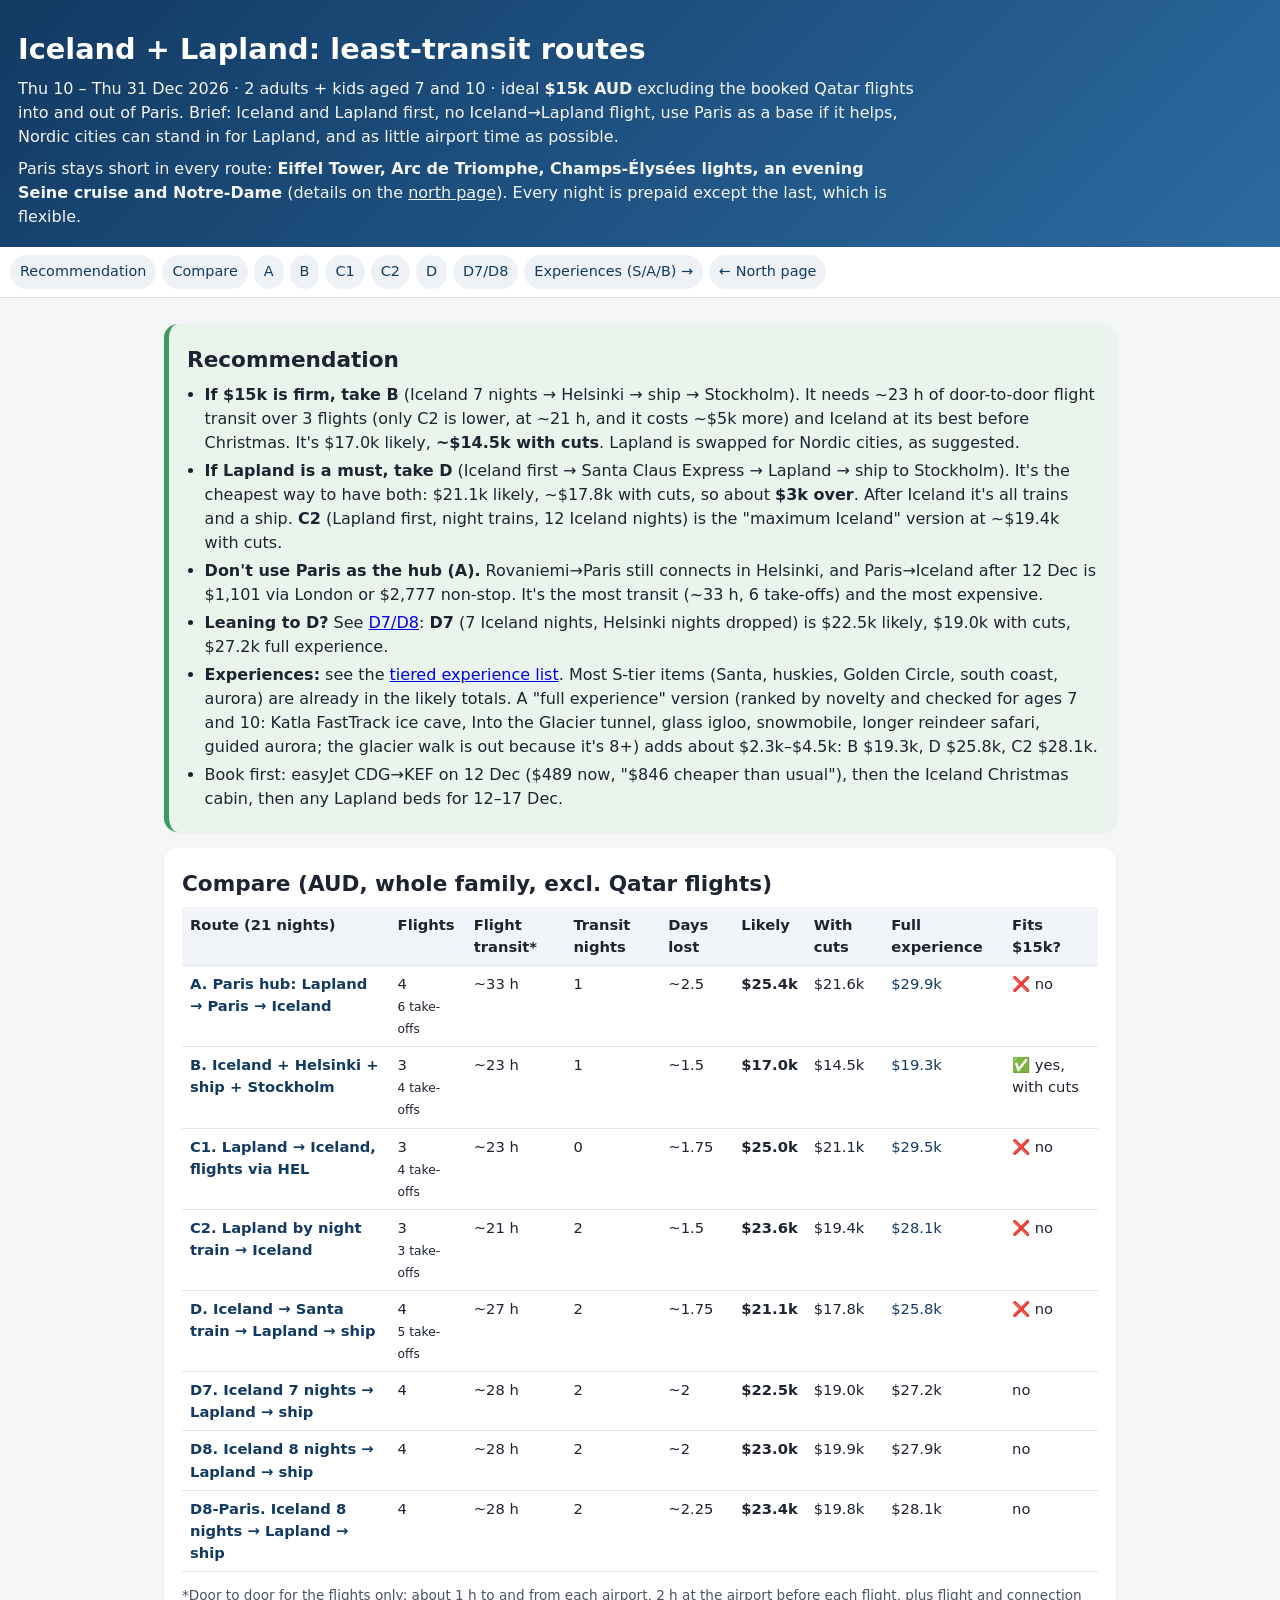
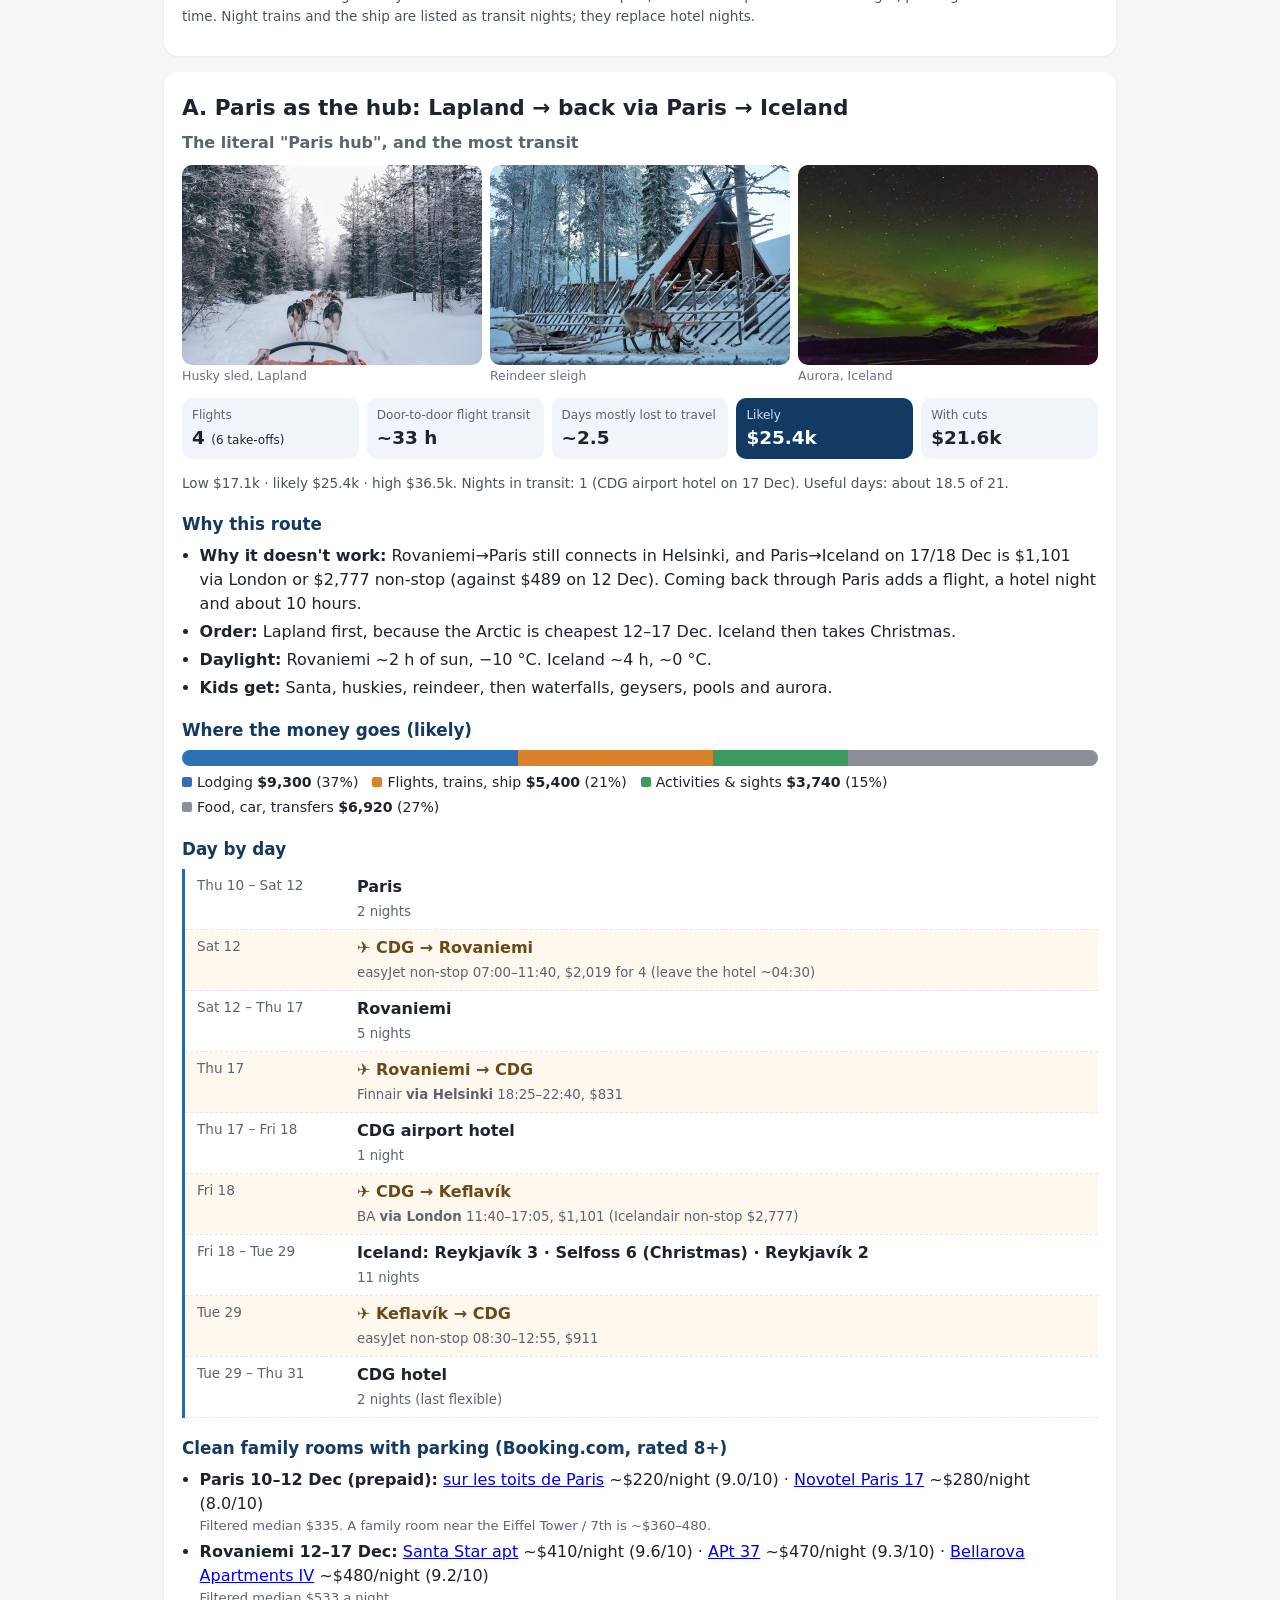
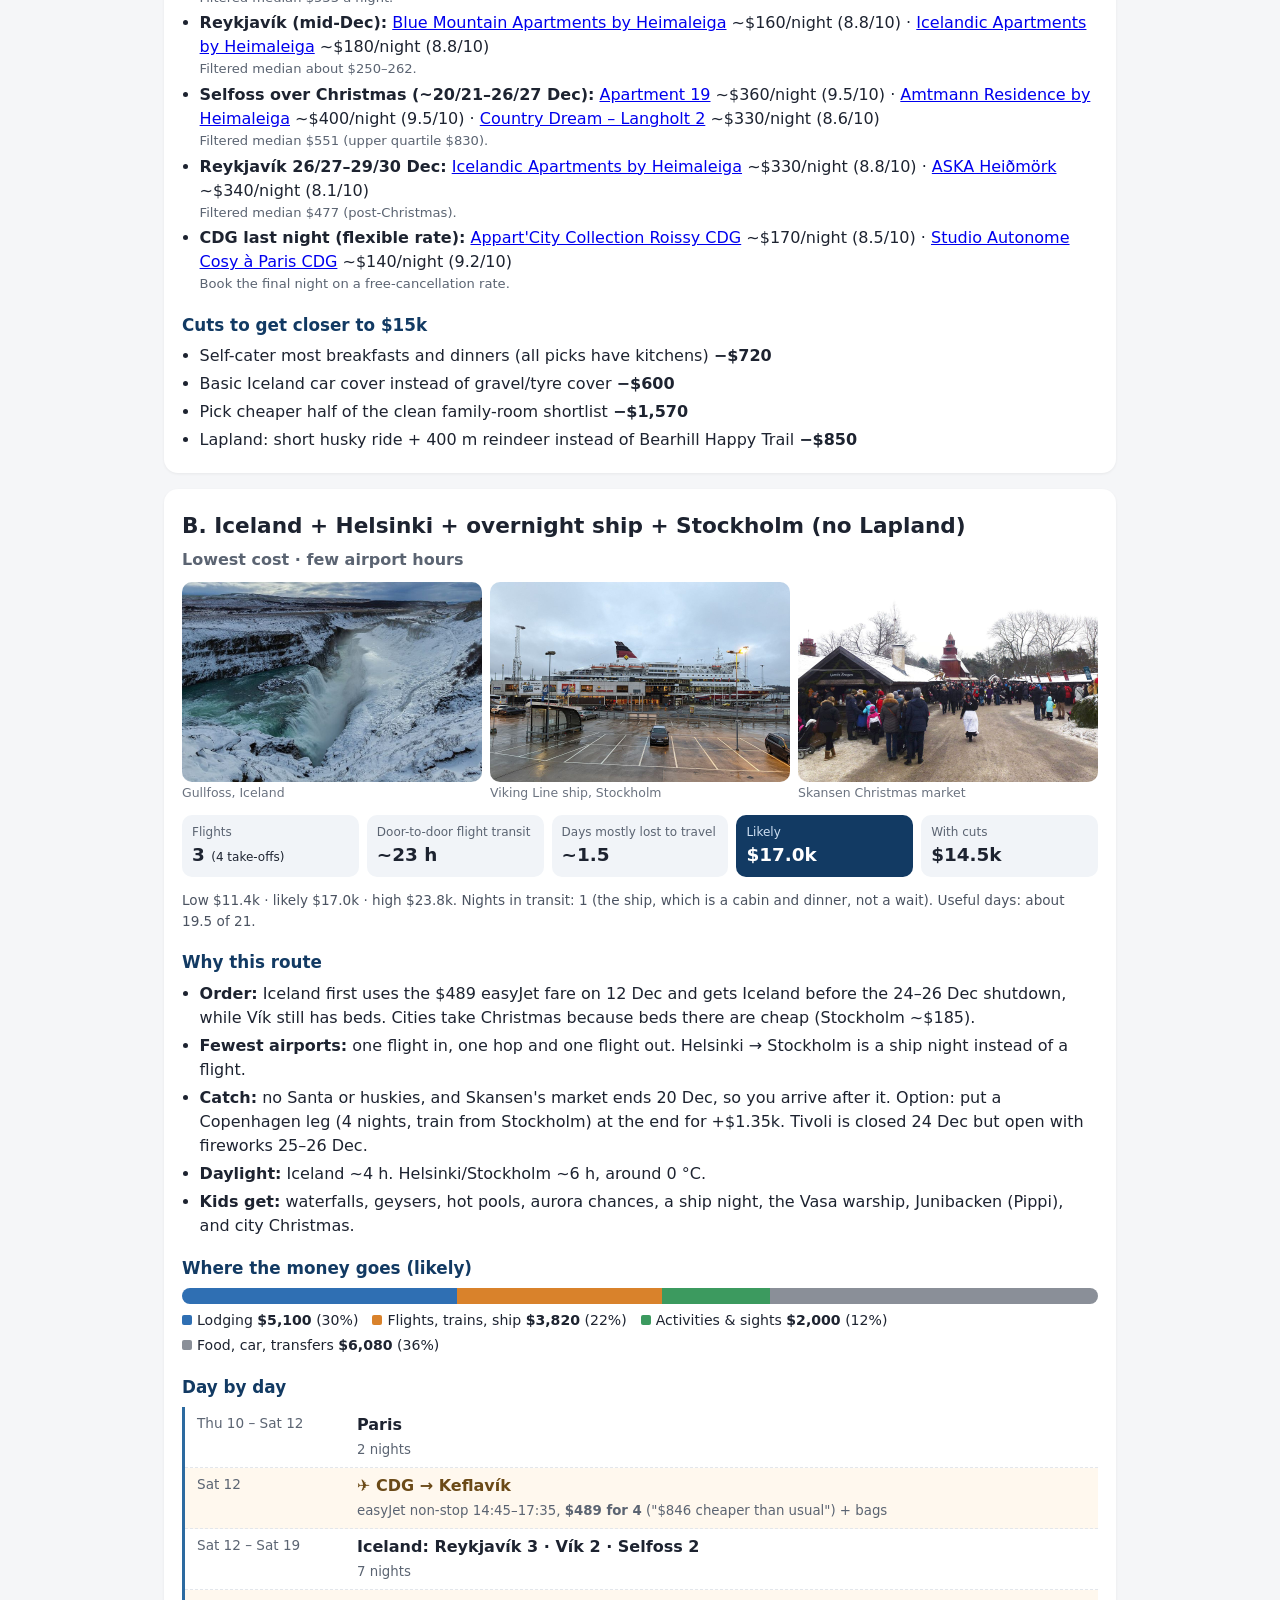
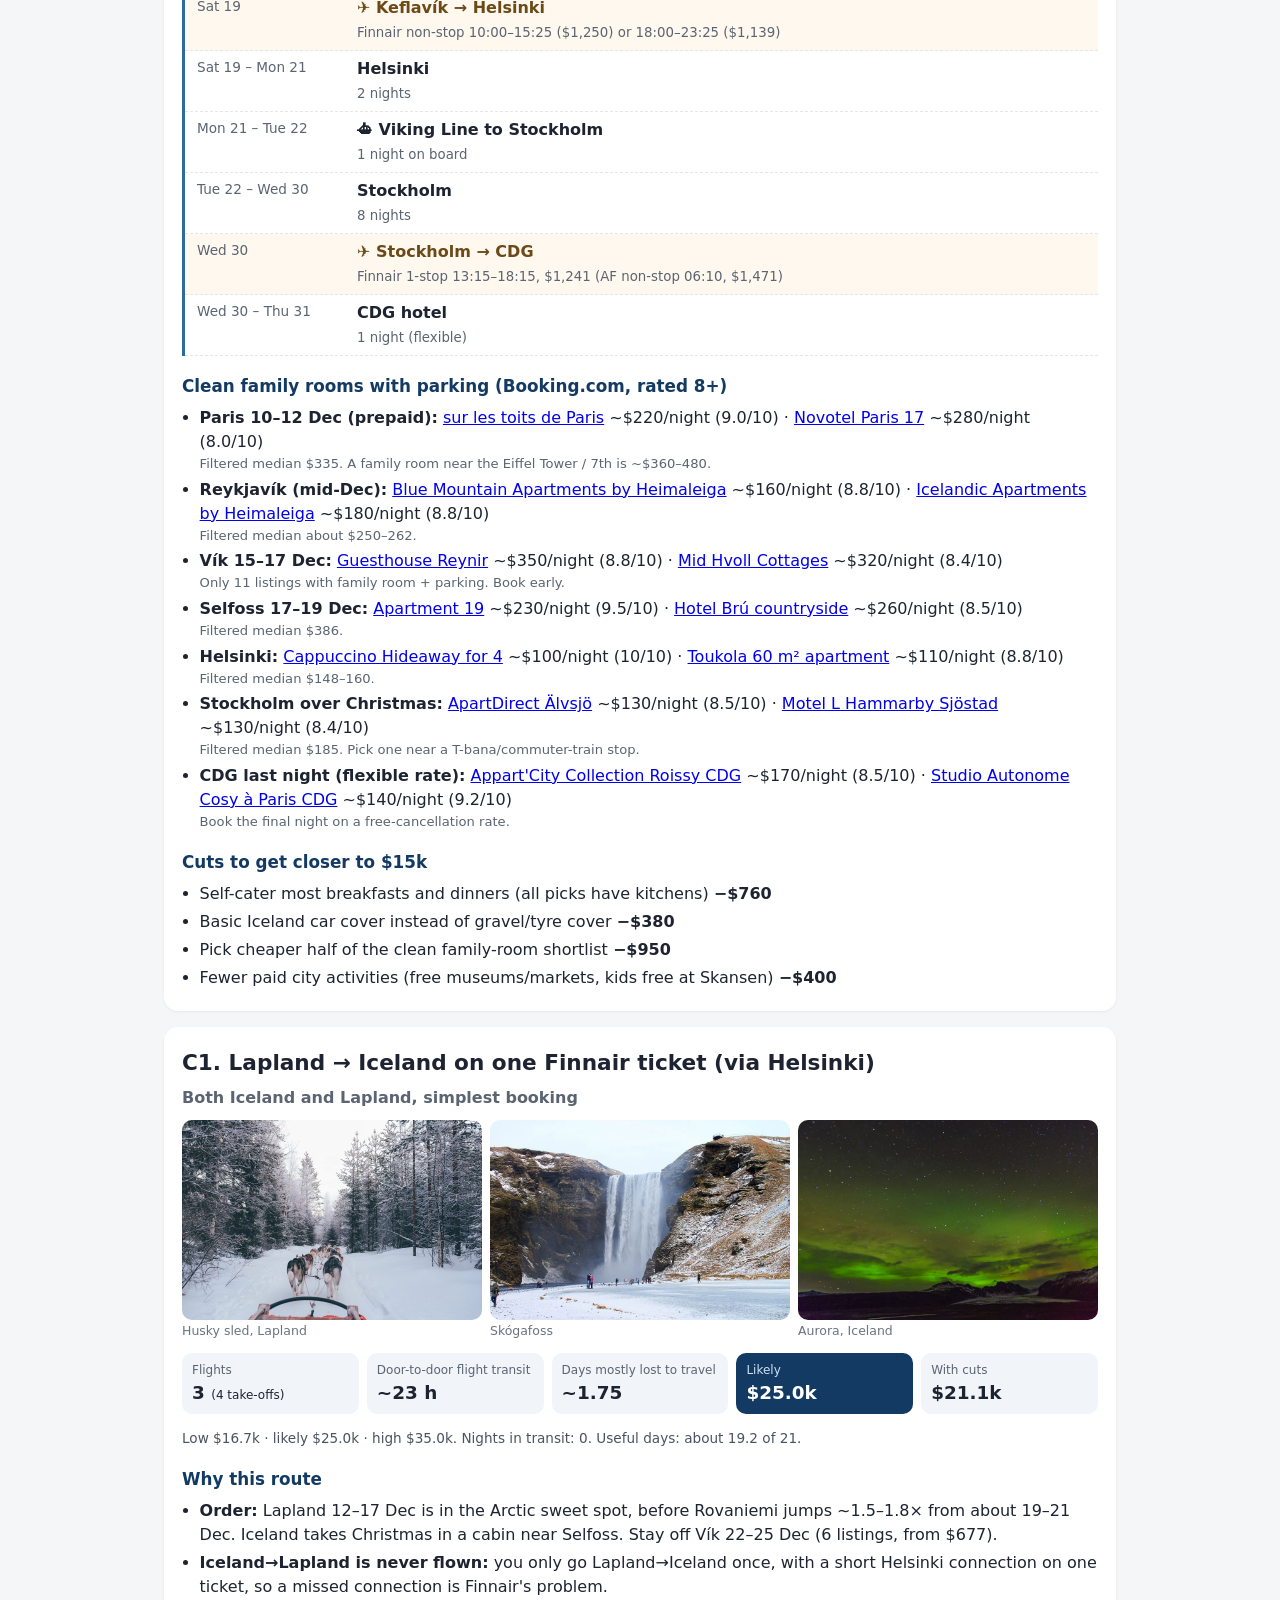
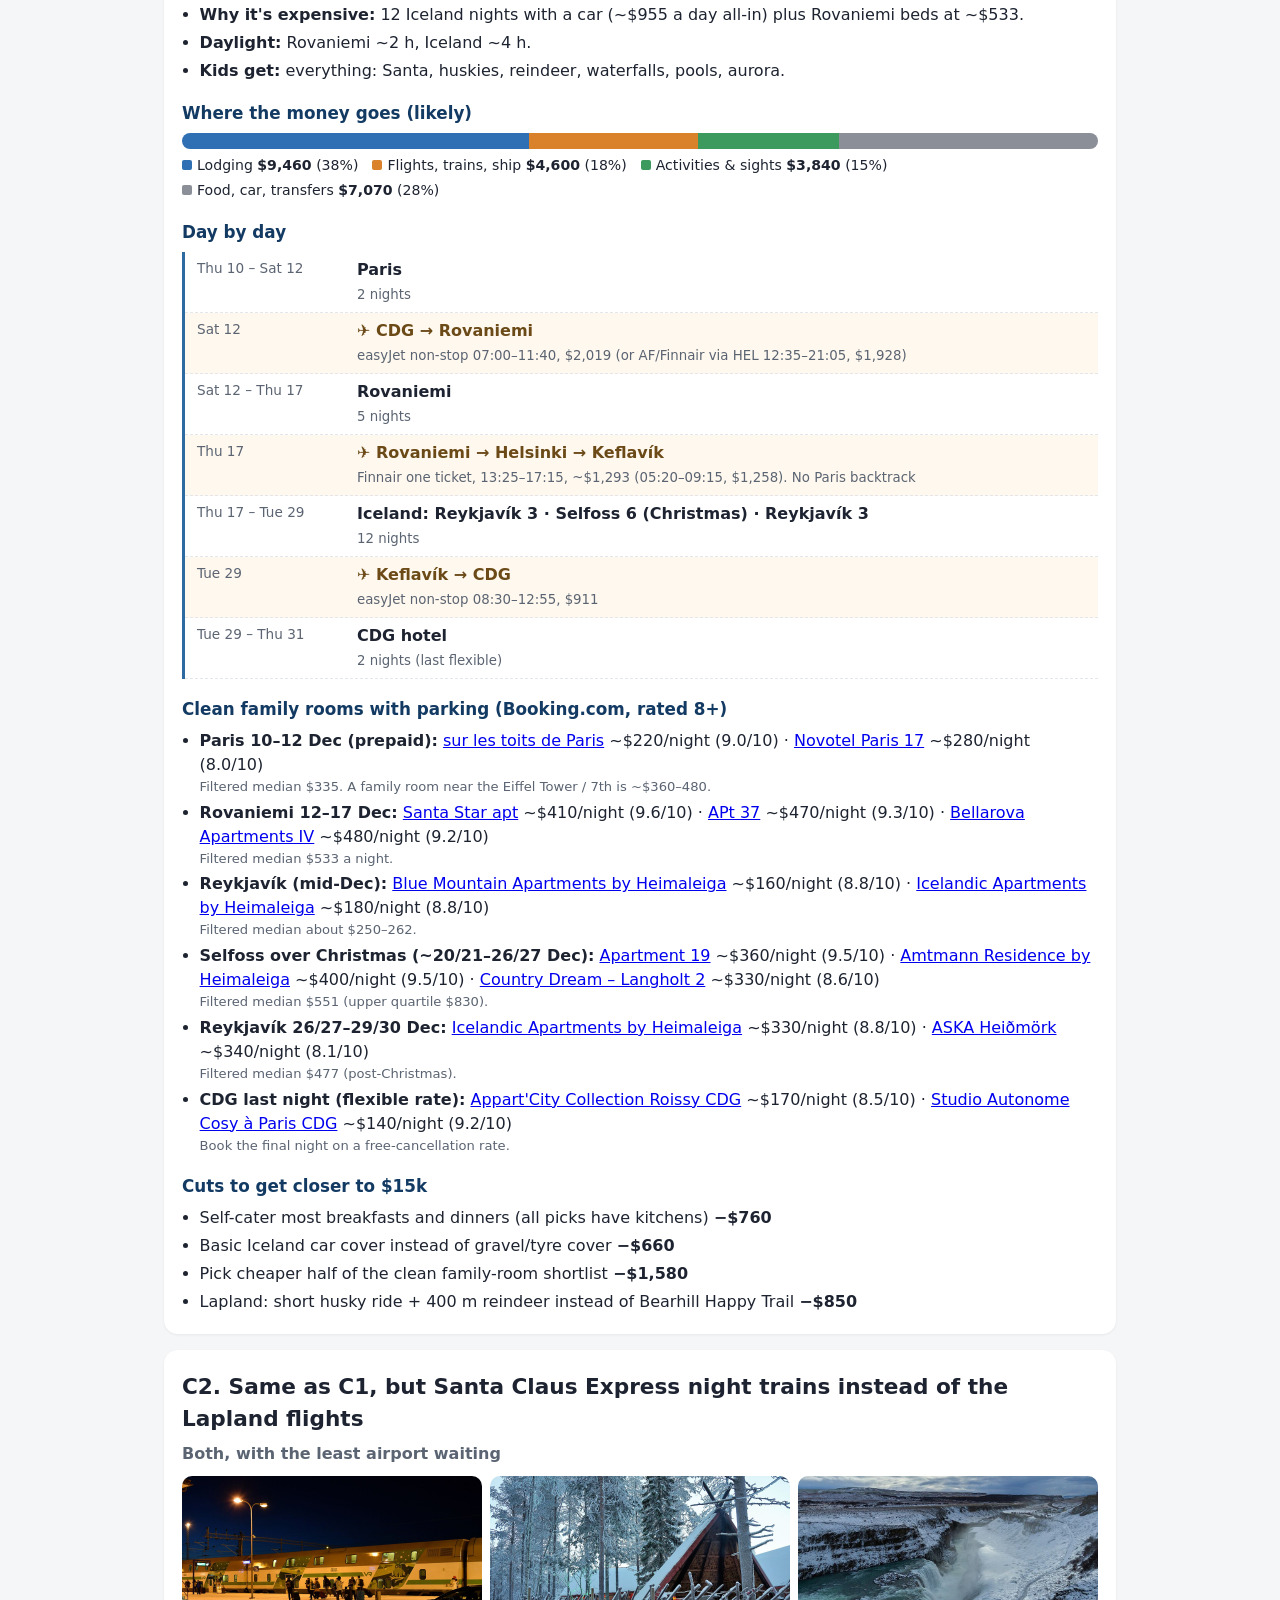
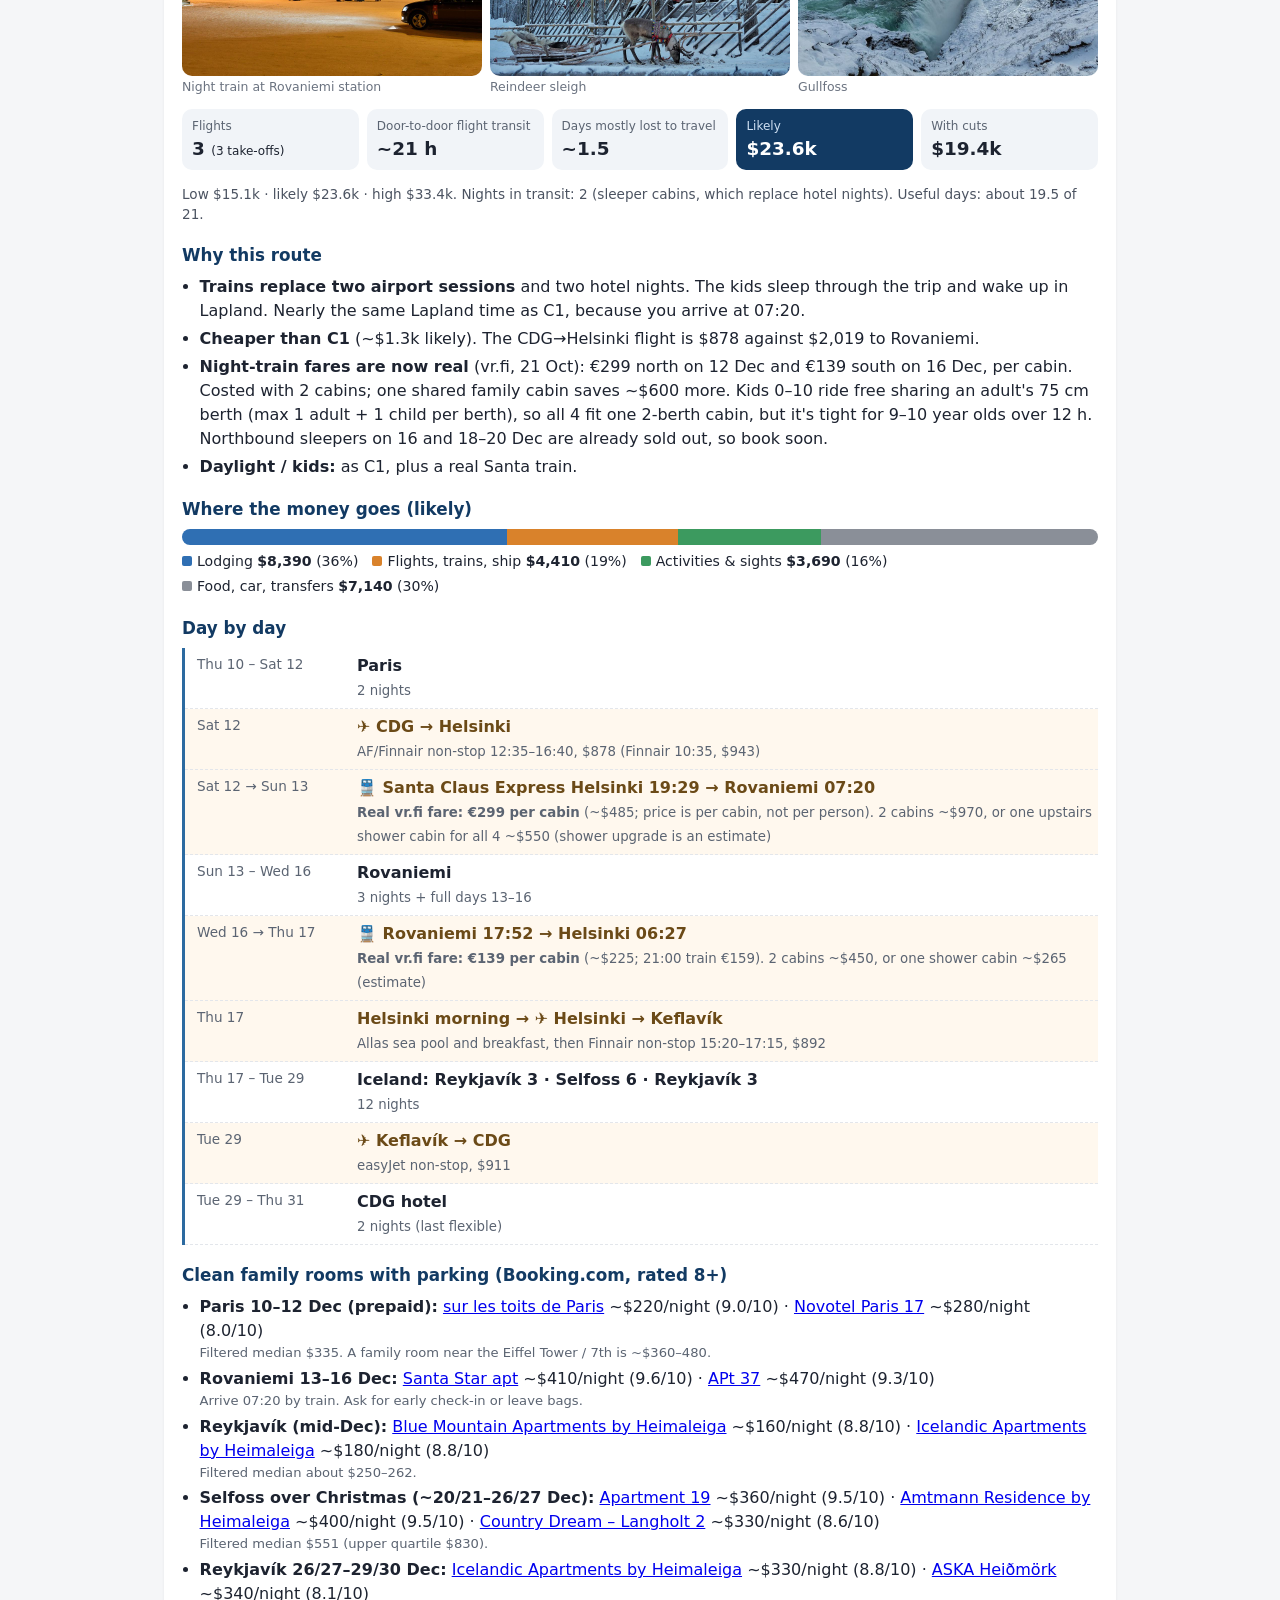
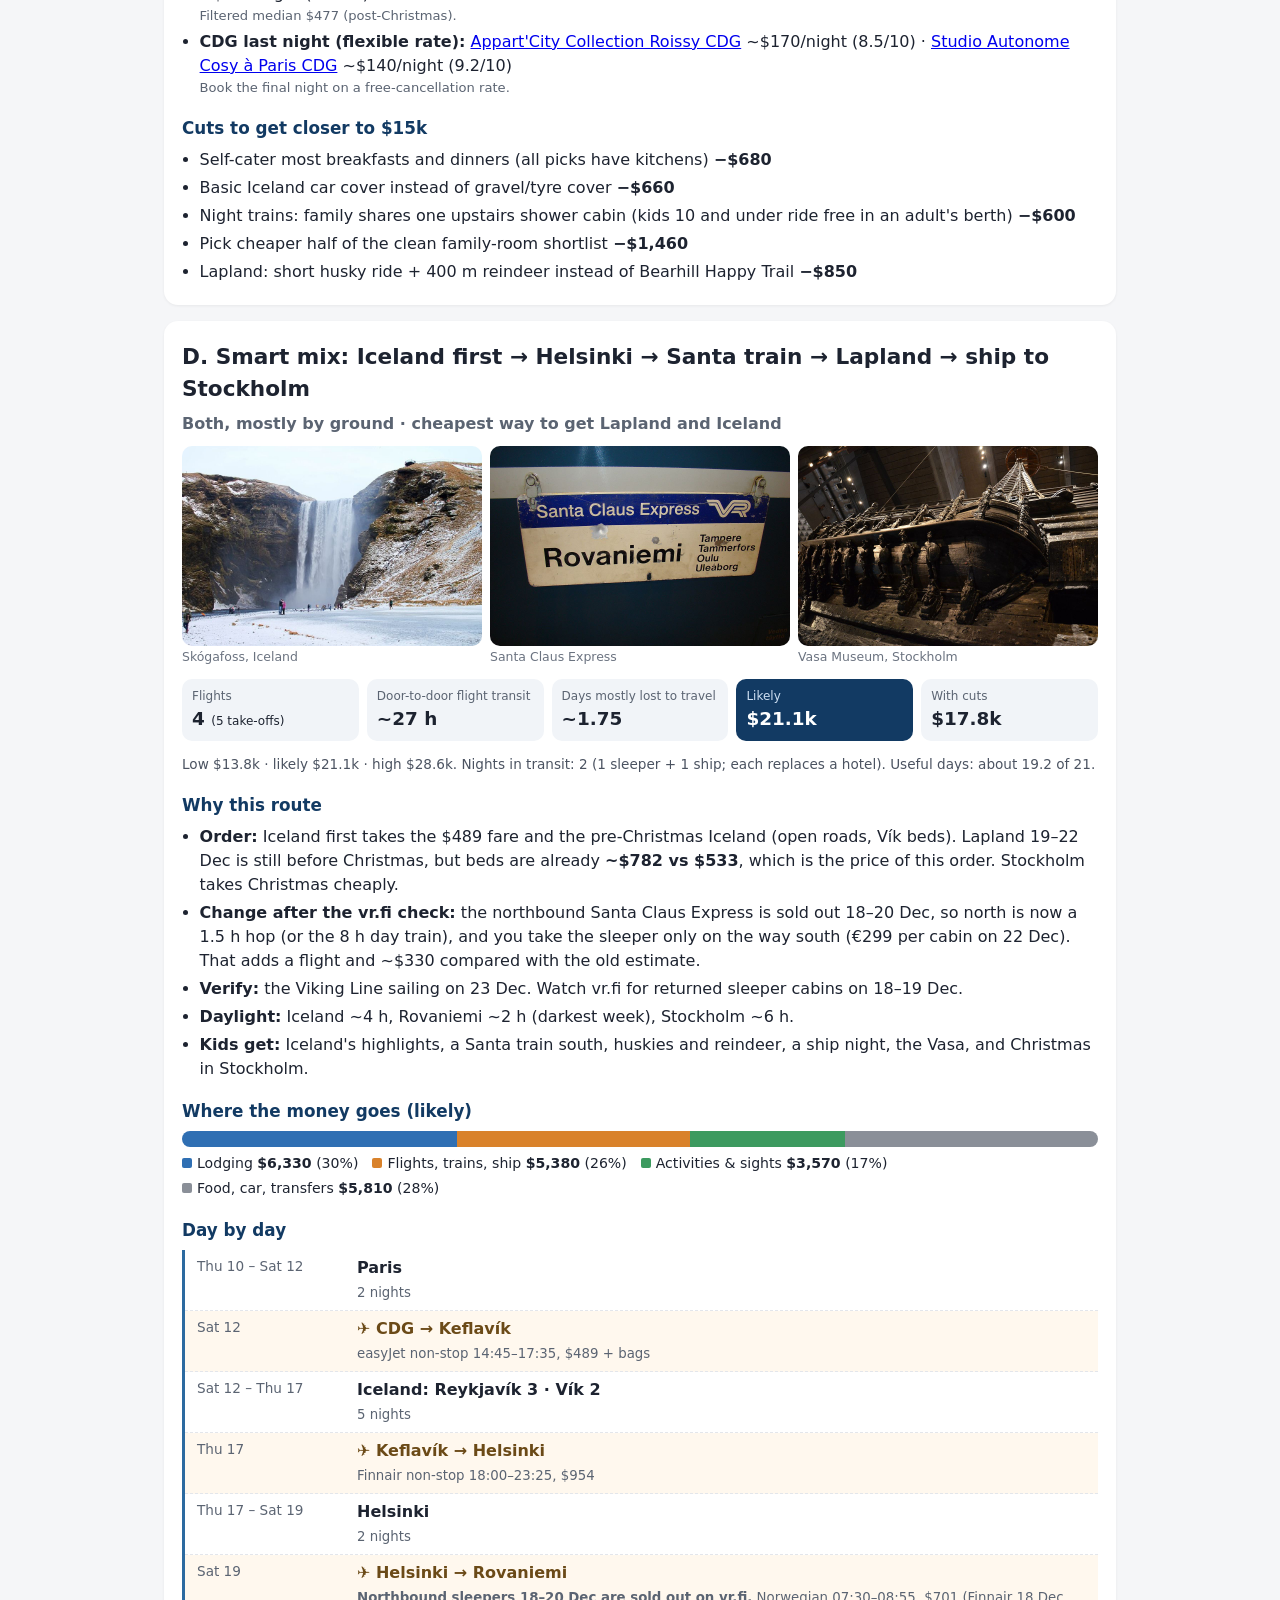
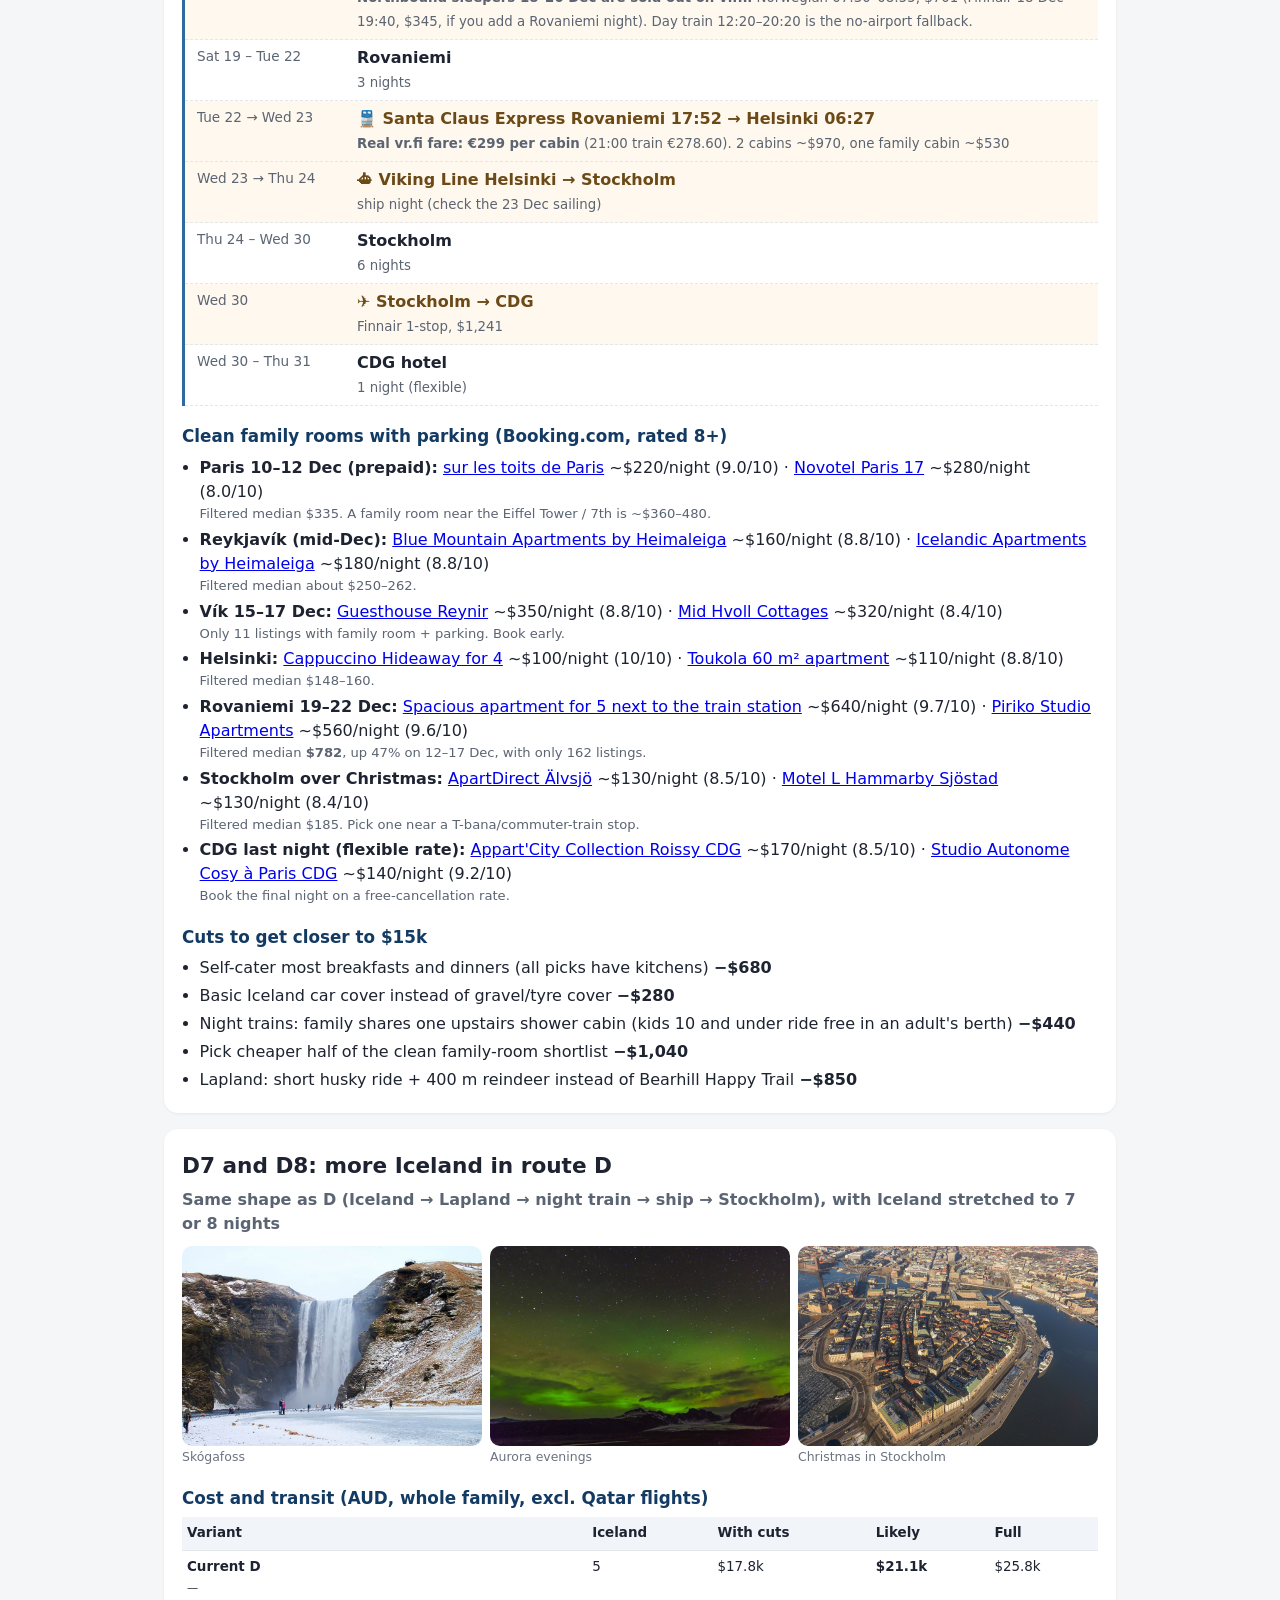
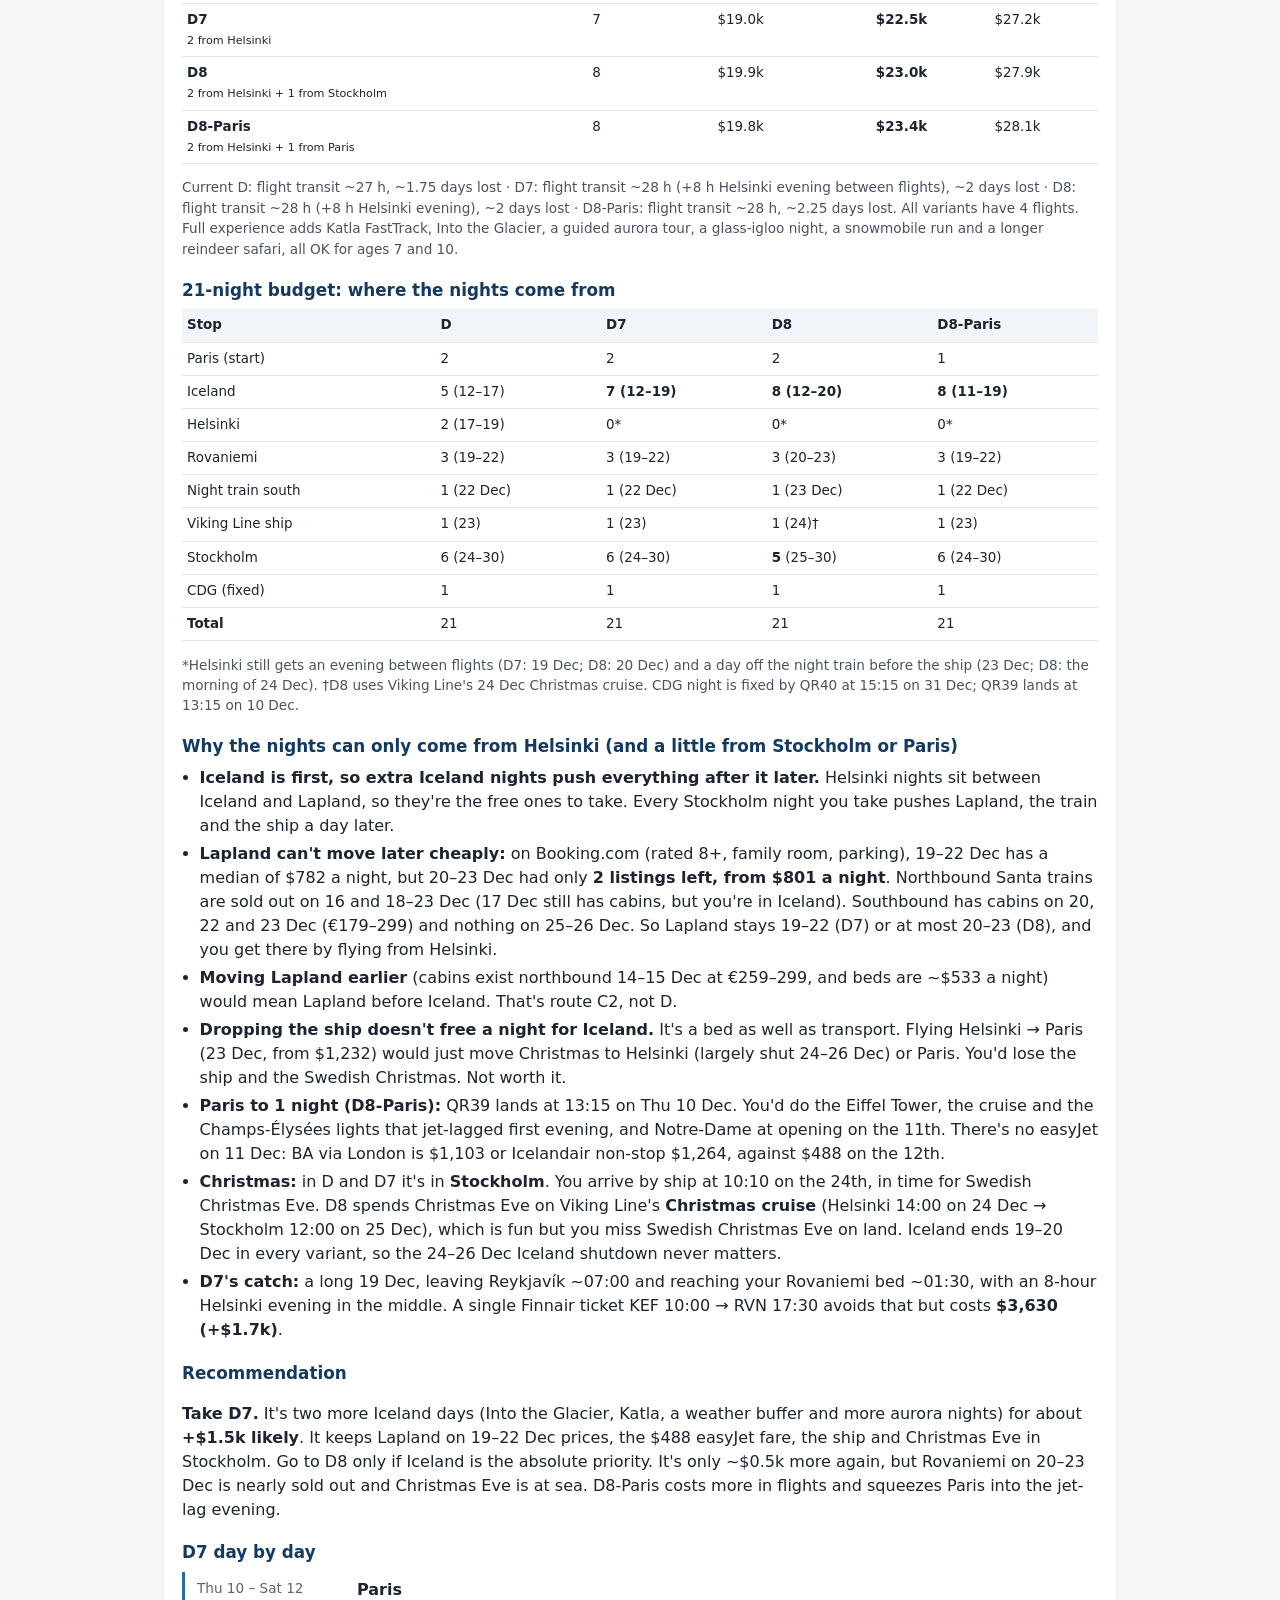
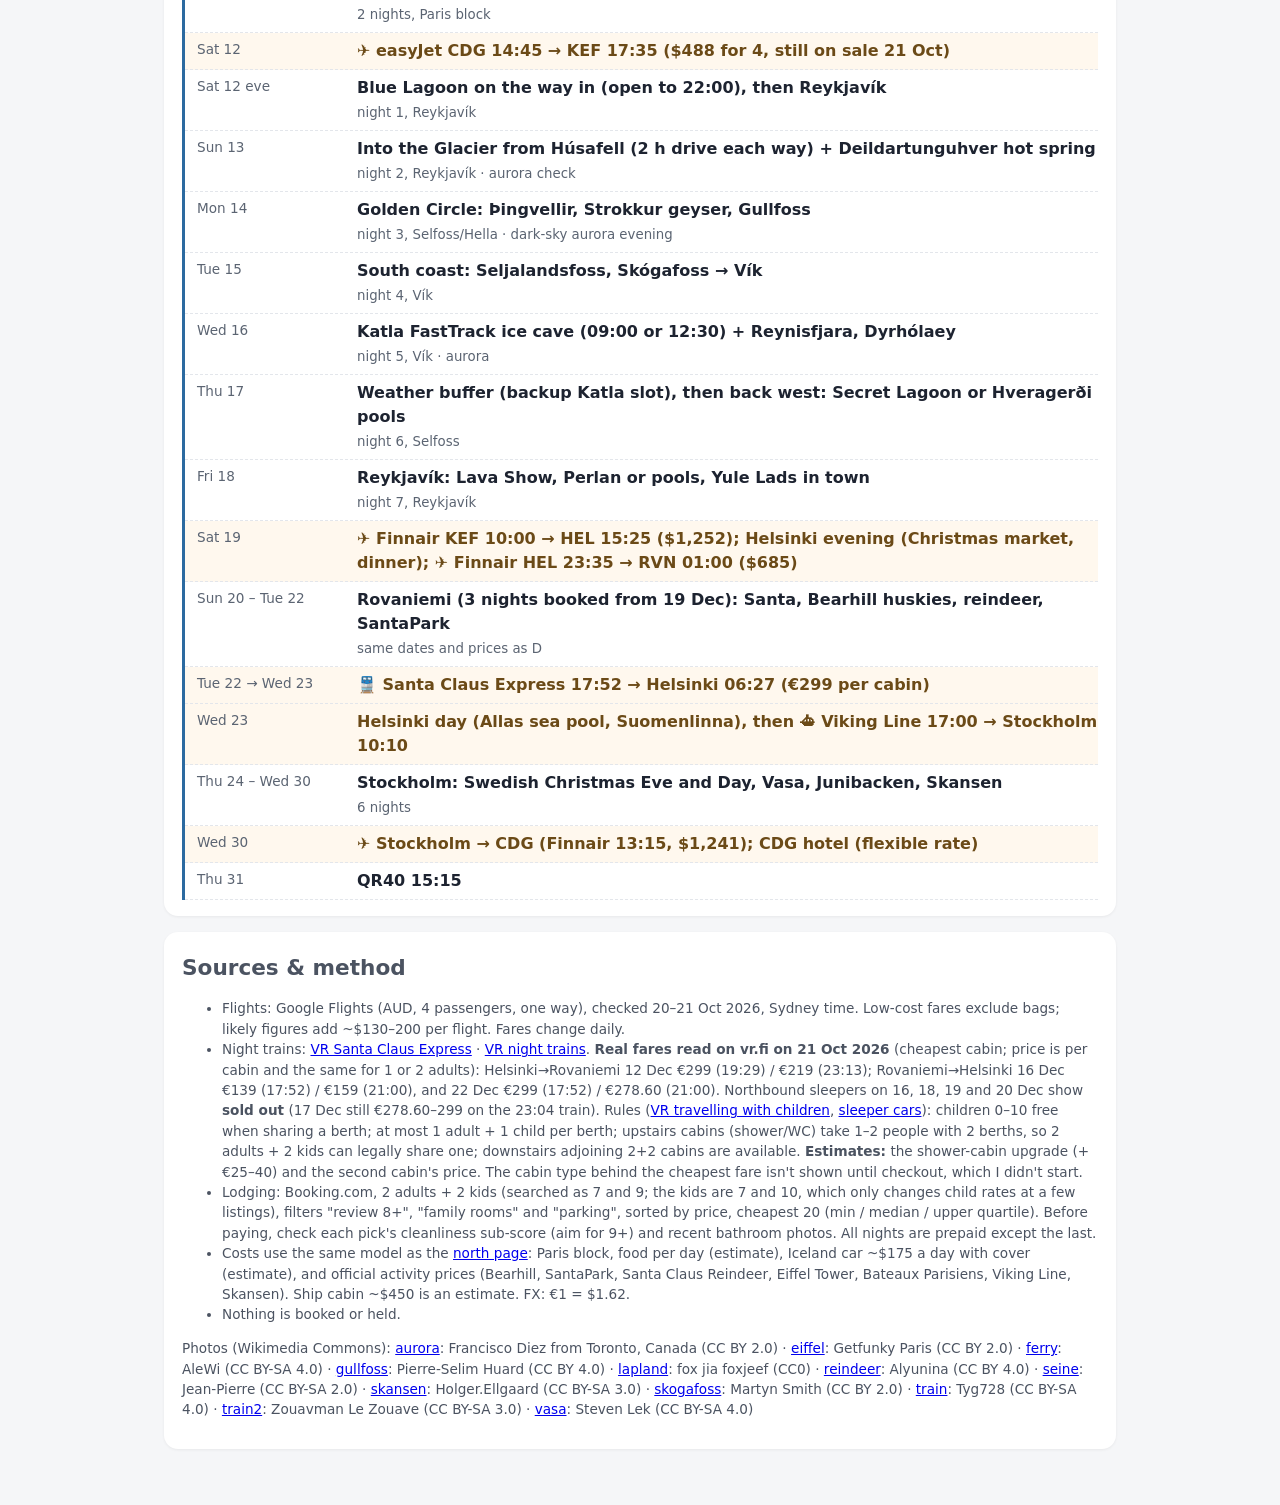
<file: europe-dec-2026/iceland-lapland/index.html>
<!doctype html><html lang="en"><head><meta charset="utf-8"><meta name="viewport" content="width=device-width,initial-scale=1"><title>Iceland + Lapland: least-transit routes · Dec 2026</title><meta name="robots" content="noindex"><link rel="icon" href="data:,"><link rel="stylesheet" href="style.css?v=1"><style>.rec{background:#eaf4ec;border-left:5px solid #3c9a5f}.mini{font-size:.75rem;font-weight:500}.sub2{display:block;font-size:.82rem;color:#5b6472}</style></head><body>
<header id="top"><h1>Iceland + Lapland: least-transit routes</h1><p class="sub">Thu 10 – Thu 31 Dec 2026 · 2 adults + kids aged 7 and 10 · ideal <b>$15k AUD</b> excluding the booked Qatar flights into and out of Paris. Brief: Iceland and Lapland first, no Iceland→Lapland flight, use Paris as a base if it helps, Nordic cities can stand in for Lapland, and as little airport time as possible.</p><p class="sub">Paris stays short in every route: <b>Eiffel Tower, Arc de Triomphe, Champs-Élysées lights, an evening Seine cruise and Notre-Dame</b> (details on the <a style="color:#fff" href="../north/#paris">north page</a>). Every night is prepaid except the last, which is flexible.</p></header>
<nav class="stick"><a href="#rec">Recommendation</a><a href="#cmp">Compare</a><a href="#rA">A</a><a href="#rB">B</a><a href="#rC1">C1</a><a href="#rC2">C2</a><a href="#rD">D</a><a href="#d7">D7/D8</a><a href="../experiences/">Experiences (S/A/B) →</a><a href="../north/">← North page</a></nav>
<main>
<section id="rec" class="rec"><h2>Recommendation</h2>
<ul class="why">
<li><b>If $15k is firm, take B</b> (Iceland 7 nights → Helsinki → ship → Stockholm). It needs ~23 h of door-to-door flight transit over 3 flights (only C2 is lower, at ~21 h, and it costs ~$5k more) and Iceland at its best before Christmas. It's $17.0k likely, <b>~$14.5k with cuts</b>. Lapland is swapped for Nordic cities, as suggested.</li>
<li><b>If Lapland is a must, take D</b> (Iceland first → Santa Claus Express → Lapland → ship to Stockholm). It's the cheapest way to have both: $21.1k likely, ~$17.8k with cuts, so about <b>$3k over</b>. After Iceland it's all trains and a ship. <b>C2</b> (Lapland first, night trains, 12 Iceland nights) is the "maximum Iceland" version at ~$19.4k with cuts.</li>
<li><b>Don't use Paris as the hub (A).</b> Rovaniemi→Paris still connects in Helsinki, and Paris→Iceland after 12 Dec is $1,101 via London or $2,777 non-stop. It's the most transit (~33 h, 6 take-offs) and the most expensive.</li>
<li><b>Leaning to D?</b> See <a href="#d7">D7/D8</a>: <b>D7</b> (7 Iceland nights, Helsinki nights dropped) is $22.5k likely, $19.0k with cuts, $27.2k full experience.</li>
<li><b>Experiences:</b> see the <a href="../experiences/">tiered experience list</a>. Most S-tier items (Santa, huskies, Golden Circle, south coast, aurora) are already in the likely totals. A "full experience" version (ranked by novelty and checked for ages 7 and 10: Katla FastTrack ice cave, Into the Glacier tunnel, glass igloo, snowmobile, longer reindeer safari, guided aurora; the glacier walk is out because it's 8+) adds about $2.3k–$4.5k: B $19.3k, D $25.8k, C2 $28.1k.</li>
<li>Book first: easyJet CDG→KEF on 12 Dec ($489 now, "$846 cheaper than usual"), then the Iceland Christmas cabin, then any Lapland beds for 12–17 Dec.</li></ul></section>
<section id="cmp"><h2>Compare (AUD, whole family, excl. Qatar flights)</h2><div class="tw"><table><thead><tr><th>Route (21 nights)</th><th>Flights</th><th>Flight transit*</th><th>Transit nights</th><th>Days lost</th><th>Likely</th><th>With cuts</th><th>Full experience</th><th>Fits $15k?</th></tr></thead><tbody><tr><td><a href="#rA"><b>A. Paris hub: Lapland → Paris → Iceland</b></a></td><td>4<br><small>6 take-offs</small></td><td>~33 h</td><td>1</td><td>~2.5</td><td><b>$25.4k</b></td><td>$21.6k</td><td><a href="../experiences/#max">$29.9k</a></td><td>❌ no</td></tr><tr><td><a href="#rB"><b>B. Iceland + Helsinki + ship + Stockholm</b></a></td><td>3<br><small>4 take-offs</small></td><td>~23 h</td><td>1</td><td>~1.5</td><td><b>$17.0k</b></td><td>$14.5k</td><td><a href="../experiences/#max">$19.3k</a></td><td>✅ yes, with cuts</td></tr><tr><td><a href="#rC1"><b>C1. Lapland → Iceland, flights via HEL</b></a></td><td>3<br><small>4 take-offs</small></td><td>~23 h</td><td>0</td><td>~1.75</td><td><b>$25.0k</b></td><td>$21.1k</td><td><a href="../experiences/#max">$29.5k</a></td><td>❌ no</td></tr><tr><td><a href="#rC2"><b>C2. Lapland by night train → Iceland</b></a></td><td>3<br><small>3 take-offs</small></td><td>~21 h</td><td>2</td><td>~1.5</td><td><b>$23.6k</b></td><td>$19.4k</td><td><a href="../experiences/#max">$28.1k</a></td><td>❌ no</td></tr><tr><td><a href="#rD"><b>D. Iceland → Santa train → Lapland → ship</b></a></td><td>4<br><small>5 take-offs</small></td><td>~27 h</td><td>2</td><td>~1.75</td><td><b>$21.1k</b></td><td>$17.8k</td><td><a href="../experiences/#max">$25.8k</a></td><td>❌ no</td></tr><tr><td><a href="#d7"><b>D7. Iceland 7 nights → Lapland → ship</b></a></td><td>4</td><td>~28 h</td><td>2</td><td>~2</td><td><b>$22.5k</b></td><td>$19.0k</td><td>$27.2k</td><td>no</td></tr><tr><td><a href="#d7"><b>D8. Iceland 8 nights → Lapland → ship</b></a></td><td>4</td><td>~28 h</td><td>2</td><td>~2</td><td><b>$23.0k</b></td><td>$19.9k</td><td>$27.9k</td><td>no</td></tr><tr><td><a href="#d7"><b>D8-Paris. Iceland 8 nights → Lapland → ship</b></a></td><td>4</td><td>~28 h</td><td>2</td><td>~2.25</td><td><b>$23.4k</b></td><td>$19.8k</td><td>$28.1k</td><td>no</td></tr></tbody></table></div>
<p class="small">*Door to door for the flights only: about 1 h to and from each airport, 2 h at the airport before each flight, plus flight and connection time. Night trains and the ship are listed as transit nights; they replace hotel nights.</p></section>
<section class="combo" id="rA"><h2>A. Paris as the hub: Lapland → back via Paris → Iceland</h2><p class="tag">The literal &quot;Paris hub&quot;, and the most transit</p><div class="pics"><figure><img loading="lazy" src="img/lapland.jpg" alt="Husky sled, Lapland"><figcaption>Husky sled, Lapland</figcaption></figure><figure><img loading="lazy" src="img/reindeer.jpg" alt="Reindeer sleigh"><figcaption>Reindeer sleigh</figcaption></figure><figure><img loading="lazy" src="img/aurora.jpg" alt="Aurora, Iceland"><figcaption>Aurora, Iceland</figcaption></figure></div>
<div class="nums"><div><small>Flights</small>4 <span class="mini">(6 take-offs)</span></div><div><small>Door-to-door flight transit</small>~33 h</div><div><small>Days mostly lost to travel</small>~2.5</div><div class="lik"><small>Likely</small>$25.4k</div><div><small>With cuts</small>$21.6k</div></div>
<p class="small">Low $17.1k · likely $25.4k · high $36.5k. Nights in transit: 1 (CDG airport hotel on 17 Dec). Useful days: about 18.5 of 21.</p>
<h3>Why this route</h3><ul class="why"><li><b>Why it doesn't work:</b> Rovaniemi→Paris still connects in Helsinki, and Paris→Iceland on 17/18 Dec is $1,101 via London or $2,777 non-stop (against $489 on 12 Dec). Coming back through Paris adds a flight, a hotel night and about 10 hours.</li><li><b>Order:</b> Lapland first, because the Arctic is cheapest 12–17 Dec. Iceland then takes Christmas.</li><li><b>Daylight:</b> Rovaniemi ~2 h of sun, −10 °C. Iceland ~4 h, ~0 °C.</li><li><b>Kids get:</b> Santa, huskies, reindeer, then waterfalls, geysers, pools and aurora.</li></ul>
<h3>Where the money goes (likely)</h3><div class="bar"><span style="width:36.7%;background:#2f6fb3"></span><span style="width:21.3%;background:#d9822b"></span><span style="width:14.7%;background:#3c9a5f"></span><span style="width:27.3%;background:#8a8f98"></span></div><ul class="leg"><li><i style="background:#2f6fb3"></i>Lodging <b>$9,300</b> (37%)</li><li><i style="background:#d9822b"></i>Flights, trains, ship <b>$5,400</b> (21%)</li><li><i style="background:#3c9a5f"></i>Activities & sights <b>$3,740</b> (15%)</li><li><i style="background:#8a8f98"></i>Food, car, transfers <b>$6,920</b> (27%)</li></ul>
<h3>Day by day</h3><ol class="route"><li class=""><span class="d">Thu 10 – Sat 12</span><span class="p"><b>Paris</b><br><small>2 nights</small></span></li><li class="tr"><span class="d">Sat 12</span><span class="p"><b>✈ CDG → Rovaniemi</b><br><small>easyJet non-stop 07:00–11:40, $2,019 for 4 (leave the hotel ~04:30)</small></span></li><li class=""><span class="d">Sat 12 – Thu 17</span><span class="p"><b>Rovaniemi</b><br><small>5 nights</small></span></li><li class="tr"><span class="d">Thu 17</span><span class="p"><b>✈ Rovaniemi → CDG</b><br><small>Finnair <b>via Helsinki</b> 18:25–22:40, $831</small></span></li><li class=""><span class="d">Thu 17 – Fri 18</span><span class="p"><b>CDG airport hotel</b><br><small>1 night</small></span></li><li class="tr"><span class="d">Fri 18</span><span class="p"><b>✈ CDG → Keflavík</b><br><small>BA <b>via London</b> 11:40–17:05, $1,101 (Icelandair non-stop $2,777)</small></span></li><li class=""><span class="d">Fri 18 – Tue 29</span><span class="p"><b>Iceland: Reykjavík 3 · Selfoss 6 (Christmas) · Reykjavík 2</b><br><small>11 nights</small></span></li><li class="tr"><span class="d">Tue 29</span><span class="p"><b>✈ Keflavík → CDG</b><br><small>easyJet non-stop 08:30–12:55, $911</small></span></li><li class=""><span class="d">Tue 29 – Thu 31</span><span class="p"><b>CDG hotel</b><br><small>2 nights (last flexible)</small></span></li></ol>
<h3>Clean family rooms with parking (Booking.com, rated 8+)</h3><ul class="why"><li><b>Paris 10–12 Dec (prepaid):</b> <a href="https://www.booking.com/hotel/fr/sur-les-toits-de-paris-paris10.en-gb.html">sur les toits de Paris</a> ~$220/night (9.0/10) · <a href="https://www.booking.com/hotel/fr/novotel-paris.en-gb.html">Novotel Paris 17</a> ~$280/night (8.0/10) <span class="sub2">Filtered median $335. A family room near the Eiffel Tower / 7th is ~$360–480.</span></li><li><b>Rovaniemi 12–17 Dec:</b> <a href="https://www.booking.com/hotel/fi/apt56.en-gb.html">Santa Star apt</a> ~$410/night (9.6/10) · <a href="https://www.booking.com/hotel/fi/apt-37-rovaniemi.en-gb.html">APt 37</a> ~$470/night (9.3/10) · <a href="https://www.booking.com/hotel/fi/apartment-scandinavia-iv.en-gb.html">Bellarova Apartments IV</a> ~$480/night (9.2/10) <span class="sub2">Filtered median $533 a night.</span></li><li><b>Reykjavík (mid-Dec):</b> <a href="https://www.booking.com/hotel/is/blue-mountain-apartments.en-gb.html">Blue Mountain Apartments by Heimaleiga</a> ~$160/night (8.8/10) · <a href="https://www.booking.com/hotel/is/icelandic-apartments.en-gb.html">Icelandic Apartments by Heimaleiga</a> ~$180/night (8.8/10) <span class="sub2">Filtered median about $250–262.</span></li><li><b>Selfoss over Christmas (~20/21–26/27 Dec):</b> <a href="https://www.booking.com/hotel/is/apartment-19.en-gb.html">Apartment 19</a> ~$360/night (9.5/10) · <a href="https://www.booking.com/hotel/is/amtmann-residence-by-heimaleiga.en-gb.html">Amtmann Residence by Heimaleiga</a> ~$400/night (9.5/10) · <a href="https://www.booking.com/hotel/is/langholt-holiday-home.en-gb.html">Country Dream – Langholt 2</a> ~$330/night (8.6/10) <span class="sub2">Filtered median $551 (upper quartile $830).</span></li><li><b>Reykjavík 26/27–29/30 Dec:</b> <a href="https://www.booking.com/hotel/is/icelandic-apartments.en-gb.html">Icelandic Apartments by Heimaleiga</a> ~$330/night (8.8/10) · <a href="https://www.booking.com/hotel/is/heidmork.en-gb.html">ASKA Heiðmörk</a> ~$340/night (8.1/10) <span class="sub2">Filtered median $477 (post-Christmas).</span></li><li><b>CDG last night (flexible rate):</b> <a href="https://www.booking.com/hotel/fr/appart-city-collection-paris-roissy-cdg-airport.en-gb.html">Appart&#x27;City Collection Roissy CDG</a> ~$170/night (8.5/10) · <a href="https://www.booking.com/hotel/fr/karim-et-amale.en-gb.html">Studio Autonome Cosy à Paris CDG</a> ~$140/night (9.2/10) <span class="sub2">Book the final night on a free-cancellation rate.</span></li></ul>
<h3>Cuts to get closer to $15k</h3><ul class="lev"><li>Self-cater most breakfasts and dinners (all picks have kitchens) <b>−$720</b></li><li>Basic Iceland car cover instead of gravel/tyre cover <b>−$600</b></li><li>Pick cheaper half of the clean family-room shortlist <b>−$1,570</b></li><li>Lapland: short husky ride + 400 m reindeer instead of Bearhill Happy Trail <b>−$850</b></li></ul></section><section class="combo" id="rB"><h2>B. Iceland + Helsinki + overnight ship + Stockholm (no Lapland)</h2><p class="tag">Lowest cost · few airport hours</p><div class="pics"><figure><img loading="lazy" src="img/gullfoss.jpg" alt="Gullfoss, Iceland"><figcaption>Gullfoss, Iceland</figcaption></figure><figure><img loading="lazy" src="img/ferry.jpg" alt="Viking Line ship, Stockholm"><figcaption>Viking Line ship, Stockholm</figcaption></figure><figure><img loading="lazy" src="img/skansen.jpg" alt="Skansen Christmas market"><figcaption>Skansen Christmas market</figcaption></figure></div>
<div class="nums"><div><small>Flights</small>3 <span class="mini">(4 take-offs)</span></div><div><small>Door-to-door flight transit</small>~23 h</div><div><small>Days mostly lost to travel</small>~1.5</div><div class="lik"><small>Likely</small>$17.0k</div><div><small>With cuts</small>$14.5k</div></div>
<p class="small">Low $11.4k · likely $17.0k · high $23.8k. Nights in transit: 1 (the ship, which is a cabin and dinner, not a wait). Useful days: about 19.5 of 21.</p>
<h3>Why this route</h3><ul class="why"><li><b>Order:</b> Iceland first uses the $489 easyJet fare on 12 Dec and gets Iceland before the 24–26 Dec shutdown, while Vík still has beds. Cities take Christmas because beds there are cheap (Stockholm ~$185).</li><li><b>Fewest airports:</b> one flight in, one hop and one flight out. Helsinki → Stockholm is a ship night instead of a flight.</li><li><b>Catch:</b> no Santa or huskies, and Skansen's market ends 20 Dec, so you arrive after it. Option: put a Copenhagen leg (4 nights, train from Stockholm) at the end for +$1.35k. Tivoli is closed 24 Dec but open with fireworks 25–26 Dec.</li><li><b>Daylight:</b> Iceland ~4 h. Helsinki/Stockholm ~6 h, around 0 °C.</li><li><b>Kids get:</b> waterfalls, geysers, hot pools, aurora chances, a ship night, the Vasa warship, Junibacken (Pippi), and city Christmas.</li></ul>
<h3>Where the money goes (likely)</h3><div class="bar"><span style="width:30.0%;background:#2f6fb3"></span><span style="width:22.5%;background:#d9822b"></span><span style="width:11.8%;background:#3c9a5f"></span><span style="width:35.8%;background:#8a8f98"></span></div><ul class="leg"><li><i style="background:#2f6fb3"></i>Lodging <b>$5,100</b> (30%)</li><li><i style="background:#d9822b"></i>Flights, trains, ship <b>$3,820</b> (22%)</li><li><i style="background:#3c9a5f"></i>Activities & sights <b>$2,000</b> (12%)</li><li><i style="background:#8a8f98"></i>Food, car, transfers <b>$6,080</b> (36%)</li></ul>
<h3>Day by day</h3><ol class="route"><li class=""><span class="d">Thu 10 – Sat 12</span><span class="p"><b>Paris</b><br><small>2 nights</small></span></li><li class="tr"><span class="d">Sat 12</span><span class="p"><b>✈ CDG → Keflavík</b><br><small>easyJet non-stop 14:45–17:35, <b>$489 for 4</b> ("$846 cheaper than usual") + bags</small></span></li><li class=""><span class="d">Sat 12 – Sat 19</span><span class="p"><b>Iceland: Reykjavík 3 · Vík 2 · Selfoss 2</b><br><small>7 nights</small></span></li><li class="tr"><span class="d">Sat 19</span><span class="p"><b>✈ Keflavík → Helsinki</b><br><small>Finnair non-stop 10:00–15:25 ($1,250) or 18:00–23:25 ($1,139)</small></span></li><li class=""><span class="d">Sat 19 – Mon 21</span><span class="p"><b>Helsinki</b><br><small>2 nights</small></span></li><li class=""><span class="d">Mon 21 – Tue 22</span><span class="p"><b>⛴ Viking Line to Stockholm</b><br><small>1 night on board</small></span></li><li class=""><span class="d">Tue 22 – Wed 30</span><span class="p"><b>Stockholm</b><br><small>8 nights</small></span></li><li class="tr"><span class="d">Wed 30</span><span class="p"><b>✈ Stockholm → CDG</b><br><small>Finnair 1-stop 13:15–18:15, $1,241 (AF non-stop 06:10, $1,471)</small></span></li><li class=""><span class="d">Wed 30 – Thu 31</span><span class="p"><b>CDG hotel</b><br><small>1 night (flexible)</small></span></li></ol>
<h3>Clean family rooms with parking (Booking.com, rated 8+)</h3><ul class="why"><li><b>Paris 10–12 Dec (prepaid):</b> <a href="https://www.booking.com/hotel/fr/sur-les-toits-de-paris-paris10.en-gb.html">sur les toits de Paris</a> ~$220/night (9.0/10) · <a href="https://www.booking.com/hotel/fr/novotel-paris.en-gb.html">Novotel Paris 17</a> ~$280/night (8.0/10) <span class="sub2">Filtered median $335. A family room near the Eiffel Tower / 7th is ~$360–480.</span></li><li><b>Reykjavík (mid-Dec):</b> <a href="https://www.booking.com/hotel/is/blue-mountain-apartments.en-gb.html">Blue Mountain Apartments by Heimaleiga</a> ~$160/night (8.8/10) · <a href="https://www.booking.com/hotel/is/icelandic-apartments.en-gb.html">Icelandic Apartments by Heimaleiga</a> ~$180/night (8.8/10) <span class="sub2">Filtered median about $250–262.</span></li><li><b>Vík 15–17 Dec:</b> <a href="https://www.booking.com/hotel/is/guesthouse-reynir.en-gb.html">Guesthouse Reynir</a> ~$350/night (8.8/10) · <a href="https://www.booking.com/hotel/is/mid-hvoll.en-gb.html">Mid Hvoll Cottages</a> ~$320/night (8.4/10) <span class="sub2">Only 11 listings with family room + parking. Book early.</span></li><li><b>Selfoss 17–19 Dec:</b> <a href="https://www.booking.com/hotel/is/apartment-19.en-gb.html">Apartment 19</a> ~$230/night (9.5/10) · <a href="https://www.booking.com/hotel/is/bru-estate.en-gb.html">Hotel Brú countryside</a> ~$260/night (8.5/10) <span class="sub2">Filtered median $386.</span></li><li><b>Helsinki:</b> <a href="https://www.booking.com/hotel/fi/cappuccino-hideaway-for-4.en-gb.html">Cappuccino Hideaway for 4</a> ~$100/night (10/10) · <a href="https://www.booking.com/hotel/fi/toukola-helsinki-60-m2-apartment-mi-casa-tu-casa-helsinki.en-gb.html">Toukola 60 m² apartment</a> ~$110/night (8.8/10) <span class="sub2">Filtered median $148–160.</span></li><li><b>Stockholm over Christmas:</b> <a href="https://www.booking.com/hotel/se/apartdirect-alvsjo.en-gb.html">ApartDirect Älvsjö</a> ~$130/night (8.5/10) · <a href="https://www.booking.com/hotel/se/motel-l.en-gb.html">Motel L Hammarby Sjöstad</a> ~$130/night (8.4/10) <span class="sub2">Filtered median $185. Pick one near a T-bana/commuter-train stop.</span></li><li><b>CDG last night (flexible rate):</b> <a href="https://www.booking.com/hotel/fr/appart-city-collection-paris-roissy-cdg-airport.en-gb.html">Appart&#x27;City Collection Roissy CDG</a> ~$170/night (8.5/10) · <a href="https://www.booking.com/hotel/fr/karim-et-amale.en-gb.html">Studio Autonome Cosy à Paris CDG</a> ~$140/night (9.2/10) <span class="sub2">Book the final night on a free-cancellation rate.</span></li></ul>
<h3>Cuts to get closer to $15k</h3><ul class="lev"><li>Self-cater most breakfasts and dinners (all picks have kitchens) <b>−$760</b></li><li>Basic Iceland car cover instead of gravel/tyre cover <b>−$380</b></li><li>Pick cheaper half of the clean family-room shortlist <b>−$950</b></li><li>Fewer paid city activities (free museums/markets, kids free at Skansen) <b>−$400</b></li></ul></section><section class="combo" id="rC1"><h2>C1. Lapland → Iceland on one Finnair ticket (via Helsinki)</h2><p class="tag">Both Iceland and Lapland, simplest booking</p><div class="pics"><figure><img loading="lazy" src="img/lapland.jpg" alt="Husky sled, Lapland"><figcaption>Husky sled, Lapland</figcaption></figure><figure><img loading="lazy" src="img/skogafoss.jpg" alt="Skógafoss"><figcaption>Skógafoss</figcaption></figure><figure><img loading="lazy" src="img/aurora.jpg" alt="Aurora, Iceland"><figcaption>Aurora, Iceland</figcaption></figure></div>
<div class="nums"><div><small>Flights</small>3 <span class="mini">(4 take-offs)</span></div><div><small>Door-to-door flight transit</small>~23 h</div><div><small>Days mostly lost to travel</small>~1.75</div><div class="lik"><small>Likely</small>$25.0k</div><div><small>With cuts</small>$21.1k</div></div>
<p class="small">Low $16.7k · likely $25.0k · high $35.0k. Nights in transit: 0. Useful days: about 19.2 of 21.</p>
<h3>Why this route</h3><ul class="why"><li><b>Order:</b> Lapland 12–17 Dec is in the Arctic sweet spot, before Rovaniemi jumps ~1.5–1.8× from about 19–21 Dec. Iceland takes Christmas in a cabin near Selfoss. Stay off Vík 22–25 Dec (6 listings, from $677).</li><li><b>Iceland→Lapland is never flown:</b> you only go Lapland→Iceland once, with a short Helsinki connection on one ticket, so a missed connection is Finnair's problem.</li><li><b>Why it's expensive:</b> 12 Iceland nights with a car (~$955 a day all-in) plus Rovaniemi beds at ~$533.</li><li><b>Daylight:</b> Rovaniemi ~2 h, Iceland ~4 h.</li><li><b>Kids get:</b> everything: Santa, huskies, reindeer, waterfalls, pools, aurora.</li></ul>
<h3>Where the money goes (likely)</h3><div class="bar"><span style="width:37.9%;background:#2f6fb3"></span><span style="width:18.4%;background:#d9822b"></span><span style="width:15.4%;background:#3c9a5f"></span><span style="width:28.3%;background:#8a8f98"></span></div><ul class="leg"><li><i style="background:#2f6fb3"></i>Lodging <b>$9,460</b> (38%)</li><li><i style="background:#d9822b"></i>Flights, trains, ship <b>$4,600</b> (18%)</li><li><i style="background:#3c9a5f"></i>Activities & sights <b>$3,840</b> (15%)</li><li><i style="background:#8a8f98"></i>Food, car, transfers <b>$7,070</b> (28%)</li></ul>
<h3>Day by day</h3><ol class="route"><li class=""><span class="d">Thu 10 – Sat 12</span><span class="p"><b>Paris</b><br><small>2 nights</small></span></li><li class="tr"><span class="d">Sat 12</span><span class="p"><b>✈ CDG → Rovaniemi</b><br><small>easyJet non-stop 07:00–11:40, $2,019 (or AF/Finnair via HEL 12:35–21:05, $1,928)</small></span></li><li class=""><span class="d">Sat 12 – Thu 17</span><span class="p"><b>Rovaniemi</b><br><small>5 nights</small></span></li><li class="tr"><span class="d">Thu 17</span><span class="p"><b>✈ Rovaniemi → Helsinki → Keflavík</b><br><small>Finnair one ticket, 13:25–17:15, ~$1,293 (05:20–09:15, $1,258). No Paris backtrack</small></span></li><li class=""><span class="d">Thu 17 – Tue 29</span><span class="p"><b>Iceland: Reykjavík 3 · Selfoss 6 (Christmas) · Reykjavík 3</b><br><small>12 nights</small></span></li><li class="tr"><span class="d">Tue 29</span><span class="p"><b>✈ Keflavík → CDG</b><br><small>easyJet non-stop 08:30–12:55, $911</small></span></li><li class=""><span class="d">Tue 29 – Thu 31</span><span class="p"><b>CDG hotel</b><br><small>2 nights (last flexible)</small></span></li></ol>
<h3>Clean family rooms with parking (Booking.com, rated 8+)</h3><ul class="why"><li><b>Paris 10–12 Dec (prepaid):</b> <a href="https://www.booking.com/hotel/fr/sur-les-toits-de-paris-paris10.en-gb.html">sur les toits de Paris</a> ~$220/night (9.0/10) · <a href="https://www.booking.com/hotel/fr/novotel-paris.en-gb.html">Novotel Paris 17</a> ~$280/night (8.0/10) <span class="sub2">Filtered median $335. A family room near the Eiffel Tower / 7th is ~$360–480.</span></li><li><b>Rovaniemi 12–17 Dec:</b> <a href="https://www.booking.com/hotel/fi/apt56.en-gb.html">Santa Star apt</a> ~$410/night (9.6/10) · <a href="https://www.booking.com/hotel/fi/apt-37-rovaniemi.en-gb.html">APt 37</a> ~$470/night (9.3/10) · <a href="https://www.booking.com/hotel/fi/apartment-scandinavia-iv.en-gb.html">Bellarova Apartments IV</a> ~$480/night (9.2/10) <span class="sub2">Filtered median $533 a night.</span></li><li><b>Reykjavík (mid-Dec):</b> <a href="https://www.booking.com/hotel/is/blue-mountain-apartments.en-gb.html">Blue Mountain Apartments by Heimaleiga</a> ~$160/night (8.8/10) · <a href="https://www.booking.com/hotel/is/icelandic-apartments.en-gb.html">Icelandic Apartments by Heimaleiga</a> ~$180/night (8.8/10) <span class="sub2">Filtered median about $250–262.</span></li><li><b>Selfoss over Christmas (~20/21–26/27 Dec):</b> <a href="https://www.booking.com/hotel/is/apartment-19.en-gb.html">Apartment 19</a> ~$360/night (9.5/10) · <a href="https://www.booking.com/hotel/is/amtmann-residence-by-heimaleiga.en-gb.html">Amtmann Residence by Heimaleiga</a> ~$400/night (9.5/10) · <a href="https://www.booking.com/hotel/is/langholt-holiday-home.en-gb.html">Country Dream – Langholt 2</a> ~$330/night (8.6/10) <span class="sub2">Filtered median $551 (upper quartile $830).</span></li><li><b>Reykjavík 26/27–29/30 Dec:</b> <a href="https://www.booking.com/hotel/is/icelandic-apartments.en-gb.html">Icelandic Apartments by Heimaleiga</a> ~$330/night (8.8/10) · <a href="https://www.booking.com/hotel/is/heidmork.en-gb.html">ASKA Heiðmörk</a> ~$340/night (8.1/10) <span class="sub2">Filtered median $477 (post-Christmas).</span></li><li><b>CDG last night (flexible rate):</b> <a href="https://www.booking.com/hotel/fr/appart-city-collection-paris-roissy-cdg-airport.en-gb.html">Appart&#x27;City Collection Roissy CDG</a> ~$170/night (8.5/10) · <a href="https://www.booking.com/hotel/fr/karim-et-amale.en-gb.html">Studio Autonome Cosy à Paris CDG</a> ~$140/night (9.2/10) <span class="sub2">Book the final night on a free-cancellation rate.</span></li></ul>
<h3>Cuts to get closer to $15k</h3><ul class="lev"><li>Self-cater most breakfasts and dinners (all picks have kitchens) <b>−$760</b></li><li>Basic Iceland car cover instead of gravel/tyre cover <b>−$660</b></li><li>Pick cheaper half of the clean family-room shortlist <b>−$1,580</b></li><li>Lapland: short husky ride + 400 m reindeer instead of Bearhill Happy Trail <b>−$850</b></li></ul></section><section class="combo" id="rC2"><h2>C2. Same as C1, but Santa Claus Express night trains instead of the Lapland flights</h2><p class="tag">Both, with the least airport waiting</p><div class="pics"><figure><img loading="lazy" src="img/train.jpg" alt="Night train at Rovaniemi station"><figcaption>Night train at Rovaniemi station</figcaption></figure><figure><img loading="lazy" src="img/reindeer.jpg" alt="Reindeer sleigh"><figcaption>Reindeer sleigh</figcaption></figure><figure><img loading="lazy" src="img/gullfoss.jpg" alt="Gullfoss"><figcaption>Gullfoss</figcaption></figure></div>
<div class="nums"><div><small>Flights</small>3 <span class="mini">(3 take-offs)</span></div><div><small>Door-to-door flight transit</small>~21 h</div><div><small>Days mostly lost to travel</small>~1.5</div><div class="lik"><small>Likely</small>$23.6k</div><div><small>With cuts</small>$19.4k</div></div>
<p class="small">Low $15.1k · likely $23.6k · high $33.4k. Nights in transit: 2 (sleeper cabins, which replace hotel nights). Useful days: about 19.5 of 21.</p>
<h3>Why this route</h3><ul class="why"><li><b>Trains replace two airport sessions</b> and two hotel nights. The kids sleep through the trip and wake up in Lapland. Nearly the same Lapland time as C1, because you arrive at 07:20.</li><li><b>Cheaper than C1</b> (~$1.3k likely). The CDG→Helsinki flight is $878 against $2,019 to Rovaniemi.</li><li><b>Night-train fares are now real</b> (vr.fi, 21 Oct): €299 north on 12 Dec and €139 south on 16 Dec, per cabin. Costed with 2 cabins; one shared family cabin saves ~$600 more. Kids 0–10 ride free sharing an adult's 75 cm berth (max 1 adult + 1 child per berth), so all 4 fit one 2-berth cabin, but it's tight for 9–10 year olds over 12 h. Northbound sleepers on 16 and 18–20 Dec are already sold out, so book soon.</li><li><b>Daylight / kids:</b> as C1, plus a real Santa train.</li></ul>
<h3>Where the money goes (likely)</h3><div class="bar"><span style="width:35.5%;background:#2f6fb3"></span><span style="width:18.7%;background:#d9822b"></span><span style="width:15.6%;background:#3c9a5f"></span><span style="width:30.2%;background:#8a8f98"></span></div><ul class="leg"><li><i style="background:#2f6fb3"></i>Lodging <b>$8,390</b> (36%)</li><li><i style="background:#d9822b"></i>Flights, trains, ship <b>$4,410</b> (19%)</li><li><i style="background:#3c9a5f"></i>Activities & sights <b>$3,690</b> (16%)</li><li><i style="background:#8a8f98"></i>Food, car, transfers <b>$7,140</b> (30%)</li></ul>
<h3>Day by day</h3><ol class="route"><li class=""><span class="d">Thu 10 – Sat 12</span><span class="p"><b>Paris</b><br><small>2 nights</small></span></li><li class="tr"><span class="d">Sat 12</span><span class="p"><b>✈ CDG → Helsinki</b><br><small>AF/Finnair non-stop 12:35–16:40, $878 (Finnair 10:35, $943)</small></span></li><li class="tr"><span class="d">Sat 12 → Sun 13</span><span class="p"><b>🚆 Santa Claus Express Helsinki 19:29 → Rovaniemi 07:20</b><br><small><b>Real vr.fi fare: €299 per cabin</b> (~$485; price is per cabin, not per person). 2 cabins ~$970, or one upstairs shower cabin for all 4 ~$550 (shower upgrade is an estimate)</small></span></li><li class=""><span class="d">Sun 13 – Wed 16</span><span class="p"><b>Rovaniemi</b><br><small>3 nights + full days 13–16</small></span></li><li class="tr"><span class="d">Wed 16 → Thu 17</span><span class="p"><b>🚆 Rovaniemi 17:52 → Helsinki 06:27</b><br><small><b>Real vr.fi fare: €139 per cabin</b> (~$225; 21:00 train €159). 2 cabins ~$450, or one shower cabin ~$265 (estimate)</small></span></li><li class="tr"><span class="d">Thu 17</span><span class="p"><b>Helsinki morning → ✈ Helsinki → Keflavík</b><br><small>Allas sea pool and breakfast, then Finnair non-stop 15:20–17:15, $892</small></span></li><li class=""><span class="d">Thu 17 – Tue 29</span><span class="p"><b>Iceland: Reykjavík 3 · Selfoss 6 · Reykjavík 3</b><br><small>12 nights</small></span></li><li class="tr"><span class="d">Tue 29</span><span class="p"><b>✈ Keflavík → CDG</b><br><small>easyJet non-stop, $911</small></span></li><li class=""><span class="d">Tue 29 – Thu 31</span><span class="p"><b>CDG hotel</b><br><small>2 nights (last flexible)</small></span></li></ol>
<h3>Clean family rooms with parking (Booking.com, rated 8+)</h3><ul class="why"><li><b>Paris 10–12 Dec (prepaid):</b> <a href="https://www.booking.com/hotel/fr/sur-les-toits-de-paris-paris10.en-gb.html">sur les toits de Paris</a> ~$220/night (9.0/10) · <a href="https://www.booking.com/hotel/fr/novotel-paris.en-gb.html">Novotel Paris 17</a> ~$280/night (8.0/10) <span class="sub2">Filtered median $335. A family room near the Eiffel Tower / 7th is ~$360–480.</span></li><li><b>Rovaniemi 13–16 Dec:</b> <a href="https://www.booking.com/hotel/fi/apt56.en-gb.html">Santa Star apt</a> ~$410/night (9.6/10) · <a href="https://www.booking.com/hotel/fi/apt-37-rovaniemi.en-gb.html">APt 37</a> ~$470/night (9.3/10) <span class="sub2">Arrive 07:20 by train. Ask for early check-in or leave bags.</span></li><li><b>Reykjavík (mid-Dec):</b> <a href="https://www.booking.com/hotel/is/blue-mountain-apartments.en-gb.html">Blue Mountain Apartments by Heimaleiga</a> ~$160/night (8.8/10) · <a href="https://www.booking.com/hotel/is/icelandic-apartments.en-gb.html">Icelandic Apartments by Heimaleiga</a> ~$180/night (8.8/10) <span class="sub2">Filtered median about $250–262.</span></li><li><b>Selfoss over Christmas (~20/21–26/27 Dec):</b> <a href="https://www.booking.com/hotel/is/apartment-19.en-gb.html">Apartment 19</a> ~$360/night (9.5/10) · <a href="https://www.booking.com/hotel/is/amtmann-residence-by-heimaleiga.en-gb.html">Amtmann Residence by Heimaleiga</a> ~$400/night (9.5/10) · <a href="https://www.booking.com/hotel/is/langholt-holiday-home.en-gb.html">Country Dream – Langholt 2</a> ~$330/night (8.6/10) <span class="sub2">Filtered median $551 (upper quartile $830).</span></li><li><b>Reykjavík 26/27–29/30 Dec:</b> <a href="https://www.booking.com/hotel/is/icelandic-apartments.en-gb.html">Icelandic Apartments by Heimaleiga</a> ~$330/night (8.8/10) · <a href="https://www.booking.com/hotel/is/heidmork.en-gb.html">ASKA Heiðmörk</a> ~$340/night (8.1/10) <span class="sub2">Filtered median $477 (post-Christmas).</span></li><li><b>CDG last night (flexible rate):</b> <a href="https://www.booking.com/hotel/fr/appart-city-collection-paris-roissy-cdg-airport.en-gb.html">Appart&#x27;City Collection Roissy CDG</a> ~$170/night (8.5/10) · <a href="https://www.booking.com/hotel/fr/karim-et-amale.en-gb.html">Studio Autonome Cosy à Paris CDG</a> ~$140/night (9.2/10) <span class="sub2">Book the final night on a free-cancellation rate.</span></li></ul>
<h3>Cuts to get closer to $15k</h3><ul class="lev"><li>Self-cater most breakfasts and dinners (all picks have kitchens) <b>−$680</b></li><li>Basic Iceland car cover instead of gravel/tyre cover <b>−$660</b></li><li>Night trains: family shares one upstairs shower cabin (kids 10 and under ride free in an adult&#x27;s berth) <b>−$600</b></li><li>Pick cheaper half of the clean family-room shortlist <b>−$1,460</b></li><li>Lapland: short husky ride + 400 m reindeer instead of Bearhill Happy Trail <b>−$850</b></li></ul></section><section class="combo" id="rD"><h2>D. Smart mix: Iceland first → Helsinki → Santa train → Lapland → ship to Stockholm</h2><p class="tag">Both, mostly by ground · cheapest way to get Lapland and Iceland</p><div class="pics"><figure><img loading="lazy" src="img/skogafoss.jpg" alt="Skógafoss, Iceland"><figcaption>Skógafoss, Iceland</figcaption></figure><figure><img loading="lazy" src="img/train2.jpg" alt="Santa Claus Express"><figcaption>Santa Claus Express</figcaption></figure><figure><img loading="lazy" src="img/vasa.jpg" alt="Vasa Museum, Stockholm"><figcaption>Vasa Museum, Stockholm</figcaption></figure></div>
<div class="nums"><div><small>Flights</small>4 <span class="mini">(5 take-offs)</span></div><div><small>Door-to-door flight transit</small>~27 h</div><div><small>Days mostly lost to travel</small>~1.75</div><div class="lik"><small>Likely</small>$21.1k</div><div><small>With cuts</small>$17.8k</div></div>
<p class="small">Low $13.8k · likely $21.1k · high $28.6k. Nights in transit: 2 (1 sleeper + 1 ship; each replaces a hotel). Useful days: about 19.2 of 21.</p>
<h3>Why this route</h3><ul class="why"><li><b>Order:</b> Iceland first takes the $489 fare and the pre-Christmas Iceland (open roads, Vík beds). Lapland 19–22 Dec is still before Christmas, but beds are already <b>~$782 vs $533</b>, which is the price of this order. Stockholm takes Christmas cheaply.</li><li><b>Change after the vr.fi check:</b> the northbound Santa Claus Express is sold out 18–20 Dec, so north is now a 1.5 h hop (or the 8 h day train), and you take the sleeper only on the way south (€299 per cabin on 22 Dec). That adds a flight and ~$330 compared with the old estimate.</li><li><b>Verify:</b> the Viking Line sailing on 23 Dec. Watch vr.fi for returned sleeper cabins on 18–19 Dec.</li><li><b>Daylight:</b> Iceland ~4 h, Rovaniemi ~2 h (darkest week), Stockholm ~6 h.</li><li><b>Kids get:</b> Iceland's highlights, a Santa train south, huskies and reindeer, a ship night, the Vasa, and Christmas in Stockholm.</li></ul>
<h3>Where the money goes (likely)</h3><div class="bar"><span style="width:30.0%;background:#2f6fb3"></span><span style="width:25.5%;background:#d9822b"></span><span style="width:16.9%;background:#3c9a5f"></span><span style="width:27.6%;background:#8a8f98"></span></div><ul class="leg"><li><i style="background:#2f6fb3"></i>Lodging <b>$6,330</b> (30%)</li><li><i style="background:#d9822b"></i>Flights, trains, ship <b>$5,380</b> (26%)</li><li><i style="background:#3c9a5f"></i>Activities & sights <b>$3,570</b> (17%)</li><li><i style="background:#8a8f98"></i>Food, car, transfers <b>$5,810</b> (28%)</li></ul>
<h3>Day by day</h3><ol class="route"><li class=""><span class="d">Thu 10 – Sat 12</span><span class="p"><b>Paris</b><br><small>2 nights</small></span></li><li class="tr"><span class="d">Sat 12</span><span class="p"><b>✈ CDG → Keflavík</b><br><small>easyJet non-stop 14:45–17:35, $489 + bags</small></span></li><li class=""><span class="d">Sat 12 – Thu 17</span><span class="p"><b>Iceland: Reykjavík 3 · Vík 2</b><br><small>5 nights</small></span></li><li class="tr"><span class="d">Thu 17</span><span class="p"><b>✈ Keflavík → Helsinki</b><br><small>Finnair non-stop 18:00–23:25, $954</small></span></li><li class=""><span class="d">Thu 17 – Sat 19</span><span class="p"><b>Helsinki</b><br><small>2 nights</small></span></li><li class="tr"><span class="d">Sat 19</span><span class="p"><b>✈ Helsinki → Rovaniemi</b><br><small><b>Northbound sleepers 18–20 Dec are sold out on vr.fi.</b> Norwegian 07:30–08:55, $701 (Finnair 18 Dec 19:40, $345, if you add a Rovaniemi night). Day train 12:20–20:20 is the no-airport fallback.</small></span></li><li class=""><span class="d">Sat 19 – Tue 22</span><span class="p"><b>Rovaniemi</b><br><small>3 nights</small></span></li><li class="tr"><span class="d">Tue 22 → Wed 23</span><span class="p"><b>🚆 Santa Claus Express Rovaniemi 17:52 → Helsinki 06:27</b><br><small><b>Real vr.fi fare: €299 per cabin</b> (21:00 train €278.60). 2 cabins ~$970, one family cabin ~$530</small></span></li><li class="tr"><span class="d">Wed 23 → Thu 24</span><span class="p"><b>⛴ Viking Line Helsinki → Stockholm</b><br><small>ship night (check the 23 Dec sailing)</small></span></li><li class=""><span class="d">Thu 24 – Wed 30</span><span class="p"><b>Stockholm</b><br><small>6 nights</small></span></li><li class="tr"><span class="d">Wed 30</span><span class="p"><b>✈ Stockholm → CDG</b><br><small>Finnair 1-stop, $1,241</small></span></li><li class=""><span class="d">Wed 30 – Thu 31</span><span class="p"><b>CDG hotel</b><br><small>1 night (flexible)</small></span></li></ol>
<h3>Clean family rooms with parking (Booking.com, rated 8+)</h3><ul class="why"><li><b>Paris 10–12 Dec (prepaid):</b> <a href="https://www.booking.com/hotel/fr/sur-les-toits-de-paris-paris10.en-gb.html">sur les toits de Paris</a> ~$220/night (9.0/10) · <a href="https://www.booking.com/hotel/fr/novotel-paris.en-gb.html">Novotel Paris 17</a> ~$280/night (8.0/10) <span class="sub2">Filtered median $335. A family room near the Eiffel Tower / 7th is ~$360–480.</span></li><li><b>Reykjavík (mid-Dec):</b> <a href="https://www.booking.com/hotel/is/blue-mountain-apartments.en-gb.html">Blue Mountain Apartments by Heimaleiga</a> ~$160/night (8.8/10) · <a href="https://www.booking.com/hotel/is/icelandic-apartments.en-gb.html">Icelandic Apartments by Heimaleiga</a> ~$180/night (8.8/10) <span class="sub2">Filtered median about $250–262.</span></li><li><b>Vík 15–17 Dec:</b> <a href="https://www.booking.com/hotel/is/guesthouse-reynir.en-gb.html">Guesthouse Reynir</a> ~$350/night (8.8/10) · <a href="https://www.booking.com/hotel/is/mid-hvoll.en-gb.html">Mid Hvoll Cottages</a> ~$320/night (8.4/10) <span class="sub2">Only 11 listings with family room + parking. Book early.</span></li><li><b>Helsinki:</b> <a href="https://www.booking.com/hotel/fi/cappuccino-hideaway-for-4.en-gb.html">Cappuccino Hideaway for 4</a> ~$100/night (10/10) · <a href="https://www.booking.com/hotel/fi/toukola-helsinki-60-m2-apartment-mi-casa-tu-casa-helsinki.en-gb.html">Toukola 60 m² apartment</a> ~$110/night (8.8/10) <span class="sub2">Filtered median $148–160.</span></li><li><b>Rovaniemi 19–22 Dec:</b> <a href="https://www.booking.com/hotel/fi/spacious-apartment-for-5-next-to-the-train-station.en-gb.html">Spacious apartment for 5 next to the train station</a> ~$640/night (9.7/10) · <a href="https://www.booking.com/hotel/fi/piriko-studio.en-gb.html">Piriko Studio Apartments</a> ~$560/night (9.6/10) <span class="sub2">Filtered median <b>$782</b>, up 47% on 12–17 Dec, with only 162 listings.</span></li><li><b>Stockholm over Christmas:</b> <a href="https://www.booking.com/hotel/se/apartdirect-alvsjo.en-gb.html">ApartDirect Älvsjö</a> ~$130/night (8.5/10) · <a href="https://www.booking.com/hotel/se/motel-l.en-gb.html">Motel L Hammarby Sjöstad</a> ~$130/night (8.4/10) <span class="sub2">Filtered median $185. Pick one near a T-bana/commuter-train stop.</span></li><li><b>CDG last night (flexible rate):</b> <a href="https://www.booking.com/hotel/fr/appart-city-collection-paris-roissy-cdg-airport.en-gb.html">Appart&#x27;City Collection Roissy CDG</a> ~$170/night (8.5/10) · <a href="https://www.booking.com/hotel/fr/karim-et-amale.en-gb.html">Studio Autonome Cosy à Paris CDG</a> ~$140/night (9.2/10) <span class="sub2">Book the final night on a free-cancellation rate.</span></li></ul>
<h3>Cuts to get closer to $15k</h3><ul class="lev"><li>Self-cater most breakfasts and dinners (all picks have kitchens) <b>−$680</b></li><li>Basic Iceland car cover instead of gravel/tyre cover <b>−$280</b></li><li>Night trains: family shares one upstairs shower cabin (kids 10 and under ride free in an adult&#x27;s berth) <b>−$440</b></li><li>Pick cheaper half of the clean family-room shortlist <b>−$1,040</b></li><li>Lapland: short husky ride + 400 m reindeer instead of Bearhill Happy Trail <b>−$850</b></li></ul></section>
<section class="combo" id="d7"><style>#d7 table{font-size:.84rem}#d7 td,#d7 th{padding:6px 5px}</style><h2>D7 and D8: more Iceland in route D</h2><p class="tag">Same shape as D (Iceland → Lapland → night train → ship → Stockholm), with Iceland stretched to 7 or 8 nights</p>
<div class="pics"><figure><img loading="lazy" src="img/skogafoss.jpg" alt="Skógafoss"><figcaption>Skógafoss</figcaption></figure><figure><img loading="lazy" src="img/aurora.jpg" alt="Aurora"><figcaption>Aurora evenings</figcaption></figure><figure><img loading="lazy" src="img/stockholm.jpg" alt="Stockholm"><figcaption>Christmas in Stockholm</figcaption></figure></div>
<h3>Cost and transit (AUD, whole family, excl. Qatar flights)</h3><div class="tw"><table><thead><tr><th>Variant</th><th>Iceland</th><th>With cuts</th><th>Likely</th><th>Full</th></tr></thead><tbody><tr><td><b>Current D</b><br><small>—</small></td><td>5</td><td>$17.8k</td><td><b>$21.1k</b></td><td>$25.8k</td></tr><tr><td><b>D7</b><br><small>2 from Helsinki</small></td><td>7</td><td>$19.0k</td><td><b>$22.5k</b></td><td>$27.2k</td></tr><tr><td><b>D8</b><br><small>2 from Helsinki + 1 from Stockholm</small></td><td>8</td><td>$19.9k</td><td><b>$23.0k</b></td><td>$27.9k</td></tr><tr><td><b>D8-Paris</b><br><small>2 from Helsinki + 1 from Paris</small></td><td>8</td><td>$19.8k</td><td><b>$23.4k</b></td><td>$28.1k</td></tr></tbody></table></div>
<p class="small">Current D: flight transit ~27 h, ~1.75 days lost · D7: flight transit ~28 h (+8 h Helsinki evening between flights), ~2 days lost · D8: flight transit ~28 h (+8 h Helsinki evening), ~2 days lost · D8-Paris: flight transit ~28 h, ~2.25 days lost. All variants have 4 flights. Full experience adds Katla FastTrack, Into the Glacier, a guided aurora tour, a glass-igloo night, a snowmobile run and a longer reindeer safari, all OK for ages 7 and 10.</p>
<h3>21-night budget: where the nights come from</h3><div class="tw"><table><thead><tr><th>Stop</th><th>D</th><th>D7</th><th>D8</th><th>D8-Paris</th></tr></thead><tbody><tr><td>Paris (start)</td><td>2</td><td>2</td><td>2</td><td>1</td></tr><tr><td>Iceland</td><td>5 (12–17)</td><td><b>7 (12–19)</b></td><td><b>8 (12–20)</b></td><td><b>8 (11–19)</b></td></tr><tr><td>Helsinki</td><td>2 (17–19)</td><td>0*</td><td>0*</td><td>0*</td></tr><tr><td>Rovaniemi</td><td>3 (19–22)</td><td>3 (19–22)</td><td>3 (20–23)</td><td>3 (19–22)</td></tr><tr><td>Night train south</td><td>1 (22 Dec)</td><td>1 (22 Dec)</td><td>1 (23 Dec)</td><td>1 (22 Dec)</td></tr><tr><td>Viking Line ship</td><td>1 (23)</td><td>1 (23)</td><td>1 (24)†</td><td>1 (23)</td></tr><tr><td>Stockholm</td><td>6 (24–30)</td><td>6 (24–30)</td><td><b>5</b> (25–30)</td><td>6 (24–30)</td></tr><tr><td>CDG (fixed)</td><td>1</td><td>1</td><td>1</td><td>1</td></tr><tr><td><b>Total</b></td><td>21</td><td>21</td><td>21</td><td>21</td></tr></tbody></table></div><p class="small">*Helsinki still gets an evening between flights (D7: 19 Dec; D8: 20 Dec) and a day off the night train before the ship (23 Dec; D8: the morning of 24 Dec). †D8 uses Viking Line's 24 Dec Christmas cruise. CDG night is fixed by QR40 at 15:15 on 31 Dec; QR39 lands at 13:15 on 10 Dec.</p>
<h3>Why the nights can only come from Helsinki (and a little from Stockholm or Paris)</h3><ul class="why">
<li><b>Iceland is first, so extra Iceland nights push everything after it later.</b> Helsinki nights sit between Iceland and Lapland, so they're the free ones to take. Every Stockholm night you take pushes Lapland, the train and the ship a day later.</li>
<li><b>Lapland can't move later cheaply:</b> on Booking.com (rated 8+, family room, parking), 19–22 Dec has a median of $782 a night, but 20–23 Dec had only <b>2 listings left, from $801 a night</b>. Northbound Santa trains are sold out on 16 and 18–23 Dec (17 Dec still has cabins, but you're in Iceland). Southbound has cabins on 20, 22 and 23 Dec (€179–299) and nothing on 25–26 Dec. So Lapland stays 19–22 (D7) or at most 20–23 (D8), and you get there by flying from Helsinki.</li>
<li><b>Moving Lapland earlier</b> (cabins exist northbound 14–15 Dec at €259–299, and beds are ~$533 a night) would mean Lapland before Iceland. That's route C2, not D.</li>
<li><b>Dropping the ship doesn't free a night for Iceland.</b> It's a bed as well as transport. Flying Helsinki → Paris (23 Dec, from $1,232) would just move Christmas to Helsinki (largely shut 24–26 Dec) or Paris. You'd lose the ship and the Swedish Christmas. Not worth it.</li>
<li><b>Paris to 1 night (D8-Paris):</b> QR39 lands at 13:15 on Thu 10 Dec. You'd do the Eiffel Tower, the cruise and the Champs-Élysées lights that jet-lagged first evening, and Notre-Dame at opening on the 11th. There's no easyJet on 11 Dec: BA via London is $1,103 or Icelandair non-stop $1,264, against $488 on the 12th.</li>
<li><b>Christmas:</b> in D and D7 it's in <b>Stockholm</b>. You arrive by ship at 10:10 on the 24th, in time for Swedish Christmas Eve. D8 spends Christmas Eve on Viking Line's <b>Christmas cruise</b> (Helsinki 14:00 on 24 Dec → Stockholm 12:00 on 25 Dec), which is fun but you miss Swedish Christmas Eve on land. Iceland ends 19–20 Dec in every variant, so the 24–26 Dec Iceland shutdown never matters.</li>
<li><b>D7's catch:</b> a long 19 Dec, leaving Reykjavík ~07:00 and reaching your Rovaniemi bed ~01:30, with an 8-hour Helsinki evening in the middle. A single Finnair ticket KEF 10:00 → RVN 17:30 avoids that but costs <b>$3,630 (+$1.7k)</b>.</li></ul>
<h3>Recommendation</h3><p><b>Take D7.</b> It's two more Iceland days (Into the Glacier, Katla, a weather buffer and more aurora nights) for about <b>+$1.5k likely</b>. It keeps Lapland on 19–22 Dec prices, the $488 easyJet fare, the ship and Christmas Eve in Stockholm. Go to D8 only if Iceland is the absolute priority. It's only ~$0.5k more again, but Rovaniemi on 20–23 Dec is nearly sold out and Christmas Eve is at sea. D8-Paris costs more in flights and squeezes Paris into the jet-lag evening.</p>
<h3>D7 day by day</h3><ol class="route"><li class=""><span class="d">Thu 10 – Sat 12</span><span class="p"><b>Paris</b><br><small>2 nights, Paris block</small></span></li><li class="tr"><span class="d">Sat 12</span><span class="p"><b>✈ easyJet CDG 14:45 → KEF 17:35 ($488 for 4, still on sale 21 Oct)</b><br><small></small></span></li><li class=""><span class="d">Sat 12 eve</span><span class="p"><b>Blue Lagoon on the way in (open to 22:00), then Reykjavík</b><br><small>night 1, Reykjavík</small></span></li><li class=""><span class="d">Sun 13</span><span class="p"><b>Into the Glacier from Húsafell (2 h drive each way) + Deildartunguhver hot spring</b><br><small>night 2, Reykjavík · aurora check</small></span></li><li class=""><span class="d">Mon 14</span><span class="p"><b>Golden Circle: Þingvellir, Strokkur geyser, Gullfoss</b><br><small>night 3, Selfoss/Hella · dark-sky aurora evening</small></span></li><li class=""><span class="d">Tue 15</span><span class="p"><b>South coast: Seljalandsfoss, Skógafoss → Vík</b><br><small>night 4, Vík</small></span></li><li class=""><span class="d">Wed 16</span><span class="p"><b>Katla FastTrack ice cave (09:00 or 12:30) + Reynisfjara, Dyrhólaey</b><br><small>night 5, Vík · aurora</small></span></li><li class=""><span class="d">Thu 17</span><span class="p"><b><b>Weather buffer</b> (backup Katla slot), then back west: Secret Lagoon or Hveragerði pools</b><br><small>night 6, Selfoss</small></span></li><li class=""><span class="d">Fri 18</span><span class="p"><b>Reykjavík: Lava Show, Perlan or pools, Yule Lads in town</b><br><small>night 7, Reykjavík</small></span></li><li class="tr"><span class="d">Sat 19</span><span class="p"><b>✈ Finnair KEF 10:00 → HEL 15:25 ($1,252); Helsinki evening (Christmas market, dinner); ✈ Finnair HEL 23:35 → RVN 01:00 ($685)</b><br><small></small></span></li><li class=""><span class="d">Sun 20 – Tue 22</span><span class="p"><b>Rovaniemi (3 nights booked from 19 Dec): Santa, Bearhill huskies, reindeer, SantaPark</b><br><small>same dates and prices as D</small></span></li><li class="tr"><span class="d">Tue 22 → Wed 23</span><span class="p"><b>🚆 Santa Claus Express 17:52 → Helsinki 06:27 (€299 per cabin)</b><br><small></small></span></li><li class="tr"><span class="d">Wed 23</span><span class="p"><b>Helsinki day (Allas sea pool, Suomenlinna), then ⛴ Viking Line 17:00 → Stockholm 10:10</b><br><small></small></span></li><li class=""><span class="d">Thu 24 – Wed 30</span><span class="p"><b>Stockholm: Swedish Christmas Eve and Day, Vasa, Junibacken, Skansen</b><br><small>6 nights</small></span></li><li class="tr"><span class="d">Wed 30</span><span class="p"><b>✈ Stockholm → CDG (Finnair 13:15, $1,241); CDG hotel (flexible rate)</b><br><small></small></span></li><li class=""><span class="d">Thu 31</span><span class="p"><b>QR40 15:15</b><br><small></small></span></li></ol></section>
<section class="small"><h2>Sources & method</h2><ul>
<li>Flights: Google Flights (AUD, 4 passengers, one way), checked 20–21 Oct 2026, Sydney time. Low-cost fares exclude bags; likely figures add ~$130–200 per flight. Fares change daily.</li>
<li>Night trains: <a href="https://www.vr.fi/en/santa-claus-express">VR Santa Claus Express</a> · <a href="https://www.vr.fi/en/night-trains">VR night trains</a>. <b>Real fares read on vr.fi on 21 Oct 2026</b> (cheapest cabin; price is per cabin and the same for 1 or 2 adults): Helsinki→Rovaniemi 12 Dec €299 (19:29) / €219 (23:13); Rovaniemi→Helsinki 16 Dec €139 (17:52) / €159 (21:00), and 22 Dec €299 (17:52) / €278.60 (21:00). Northbound sleepers on 16, 18, 19 and 20 Dec show <b>sold out</b> (17 Dec still €278.60–299 on the 23:04 train). Rules (<a href="https://www.vr.fi/en/facilities-and-services/travelling-with-children">VR travelling with children</a>, <a href="https://www.vr.fi/en/night-trains/sleeper-cars">sleeper cars</a>): children 0–10 free when sharing a berth; at most 1 adult + 1 child per berth; upstairs cabins (shower/WC) take 1–2 people with 2 berths, so 2 adults + 2 kids can legally share one; downstairs adjoining 2+2 cabins are available. <b>Estimates:</b> the shower-cabin upgrade (+€25–40) and the second cabin's price. The cabin type behind the cheapest fare isn't shown until checkout, which I didn't start.</li>
<li>Lodging: Booking.com, 2 adults + 2 kids (searched as 7 and 9; the kids are 7 and 10, which only changes child rates at a few listings), filters "review 8+", "family rooms" and "parking", sorted by price, cheapest 20 (min / median / upper quartile). Before paying, check each pick's cleanliness sub-score (aim for 9+) and recent bathroom photos. All nights are prepaid except the last.</li>
<li>Costs use the same model as the <a href="../north/">north page</a>: Paris block, food per day (estimate), Iceland car ~$175 a day with cover (estimate), and official activity prices (Bearhill, SantaPark, Santa Claus Reindeer, Eiffel Tower, Bateaux Parisiens, Viking Line, Skansen). Ship cabin ~$450 is an estimate. FX: €1 = $1.62.</li>
<li>Nothing is booked or held.</li></ul><p>Photos (Wikimedia Commons): <a href="https://commons.wikimedia.org/wiki/File:Aurora_Borealis_-_Iceland_-_2_Nov._2013.jpg">aurora</a>: Francisco Diez from Toronto, Canada (CC BY 2.0) · <a href="https://commons.wikimedia.org/wiki/File:Eiffel_Tower_and_Pont_Alexandre_III_at_night.jpg">eiffel</a>: Getfunky Paris (CC BY 2.0) · <a href="https://commons.wikimedia.org/wiki/File:Viking_Line_-_Gabriella_i_Stadsg%C3%A5rden_20221201_01.jpg">ferry</a>: AleWi (CC BY-SA 4.0) · <a href="https://commons.wikimedia.org/wiki/File:Iceland_-_2017-02-22_-_Gullfoss_-_3684.jpg">gullfoss</a>: Pierre-Selim Huard (CC BY 4.0) · <a href="https://commons.wikimedia.org/wiki/File:Dog_sled_pulled_by_dogs_(Unsplash).jpg">lapland</a>: fox jia foxjeef (CC0) · <a href="https://commons.wikimedia.org/wiki/File:%D0%A1%D0%B5%D0%B2%D0%B5%D1%80%D0%BD%D1%8B%D0%B9_%D0%BE%D0%BB%D0%B5%D0%BD%D1%8C_%D0%B2_%D1%83%D0%BF%D1%80%D1%8F%D0%B6%D0%BA%D0%B5.jpg">reindeer</a>: Alyunina (CC BY 4.0) · <a href="https://commons.wikimedia.org/wiki/File:Bateau_Mouche_on_river_Seine_near_the_Pont_d%27I%C3%A9na_and_Eiffel_Tower_in_Paris,_France.jpg">seine</a>: Jean-Pierre (CC BY-SA 2.0) · <a href="https://commons.wikimedia.org/wiki/File:Skansens_julmarknad_2013.jpg">skansen</a>: Holger.Ellgaard (CC BY-SA 3.0) · <a href="https://commons.wikimedia.org/wiki/File:Skogafoss_in_winter.jpg">skogafoss</a>: Martyn Smith (CC BY 2.0) · <a href="https://commons.wikimedia.org/wiki/File:Sleeper_train_in_Rovaniemi_railway_station_20170201.jpg">train</a>: Tyg728 (CC BY-SA 4.0) · <a href="https://commons.wikimedia.org/wiki/File:Santa_Claus_Express.JPG">train2</a>: Zouavman Le Zouave (CC BY-SA 3.0) · <a href="https://commons.wikimedia.org/wiki/File:Vasa_Museum_interior_3.jpg">vasa</a>: Steven Lek (CC BY-SA 4.0)</p></section>
</main></body></html>
</file>
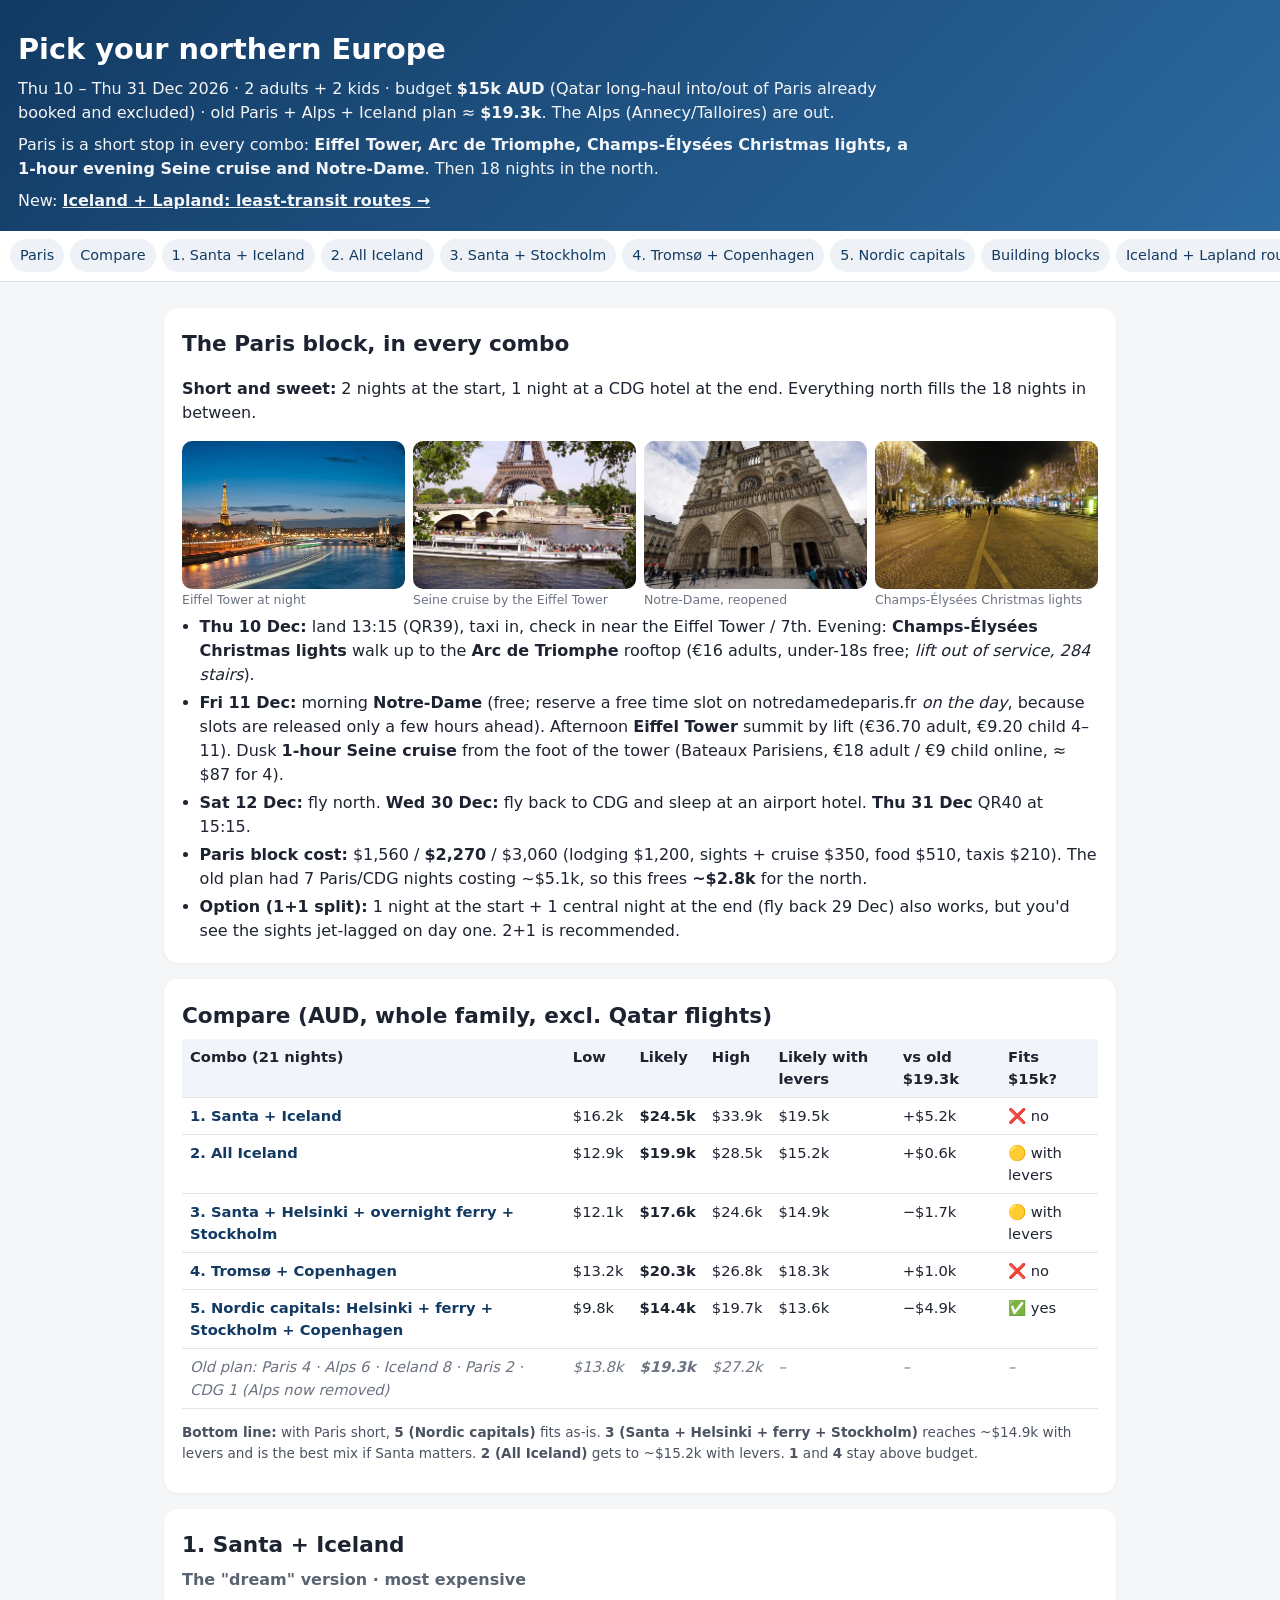
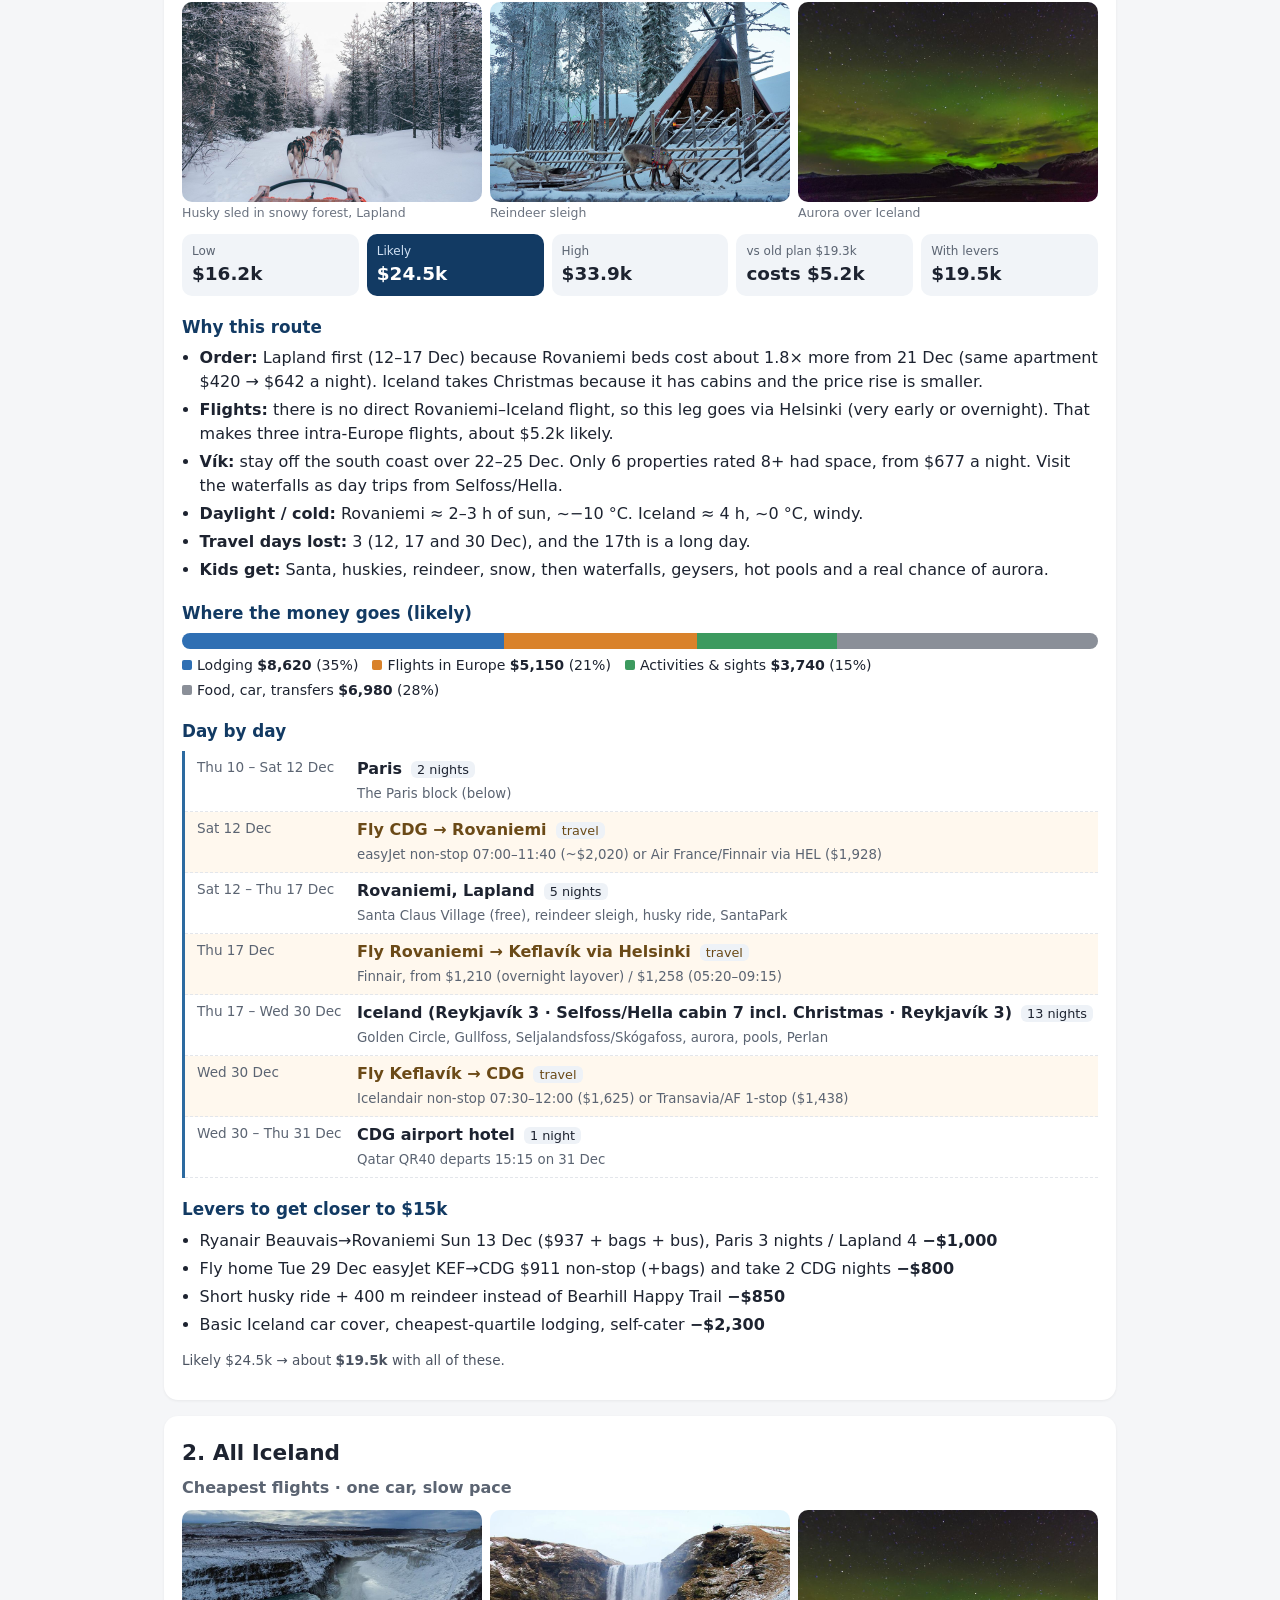
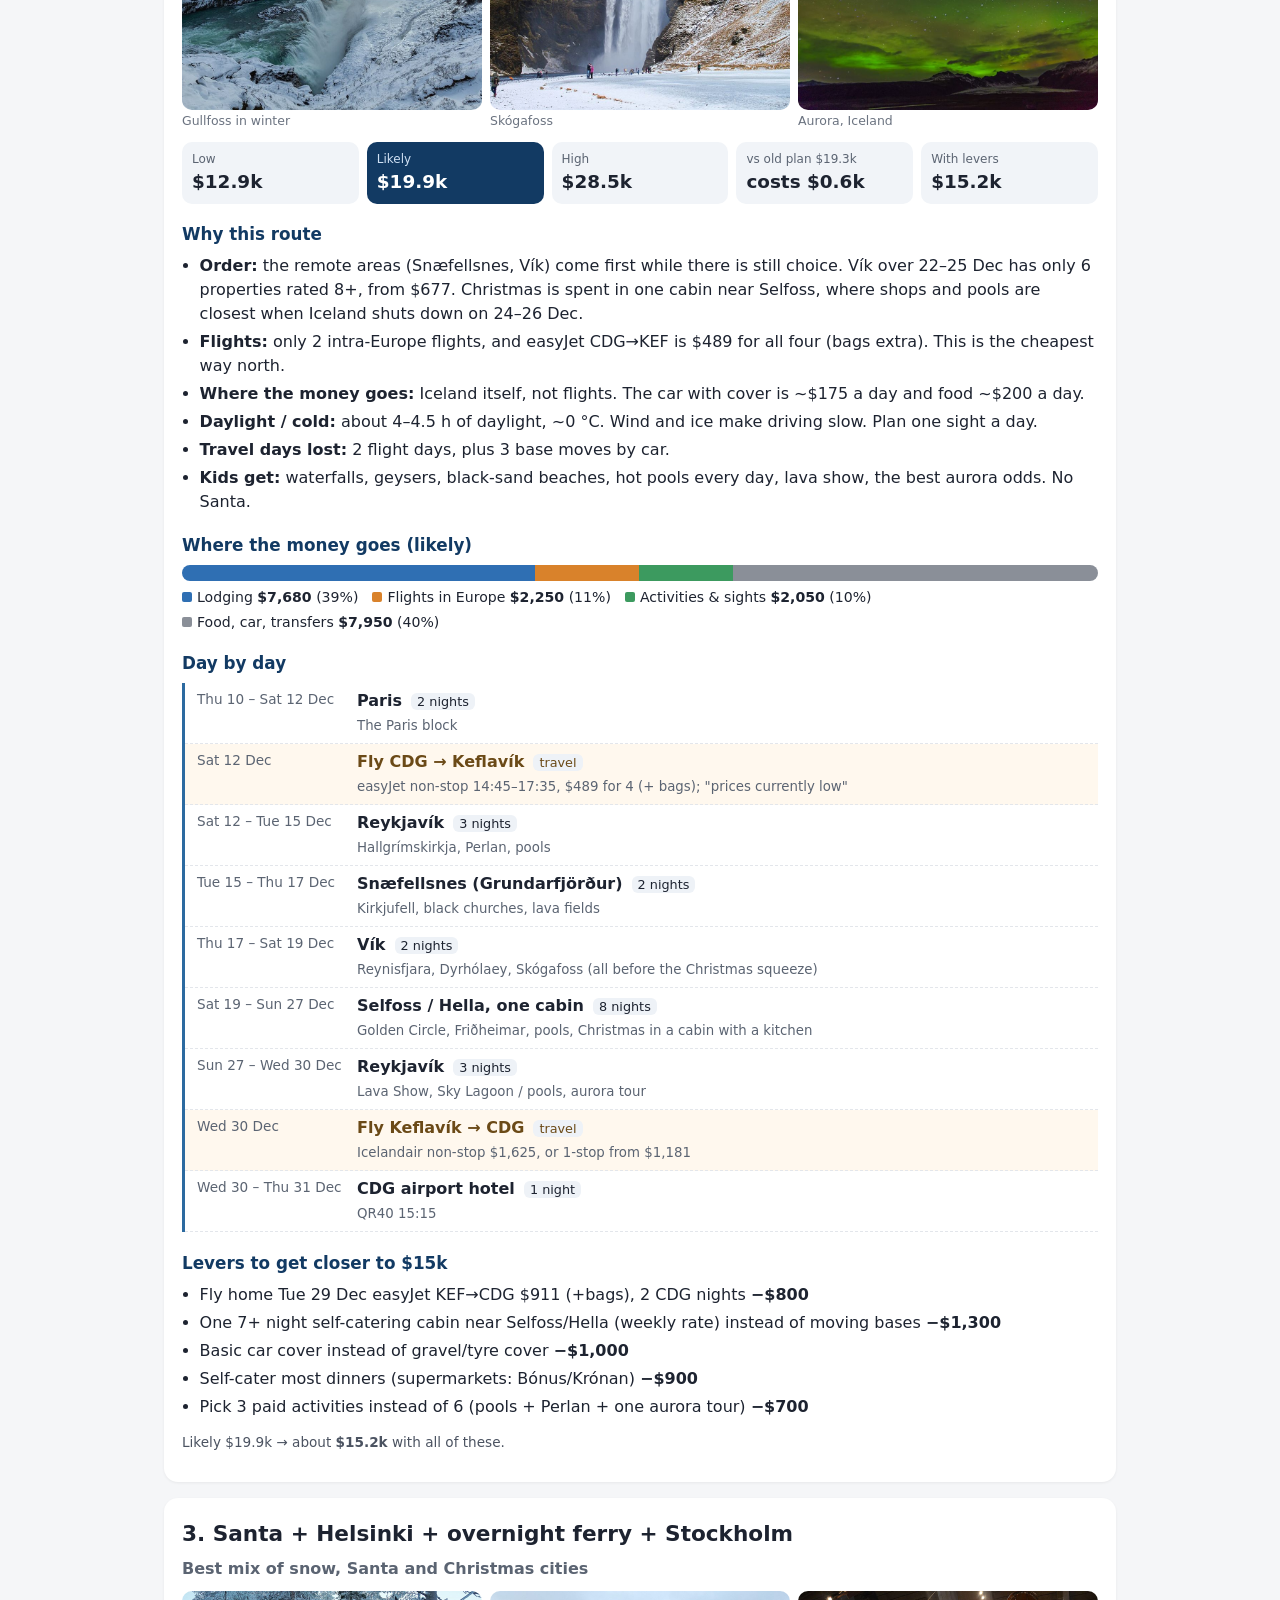
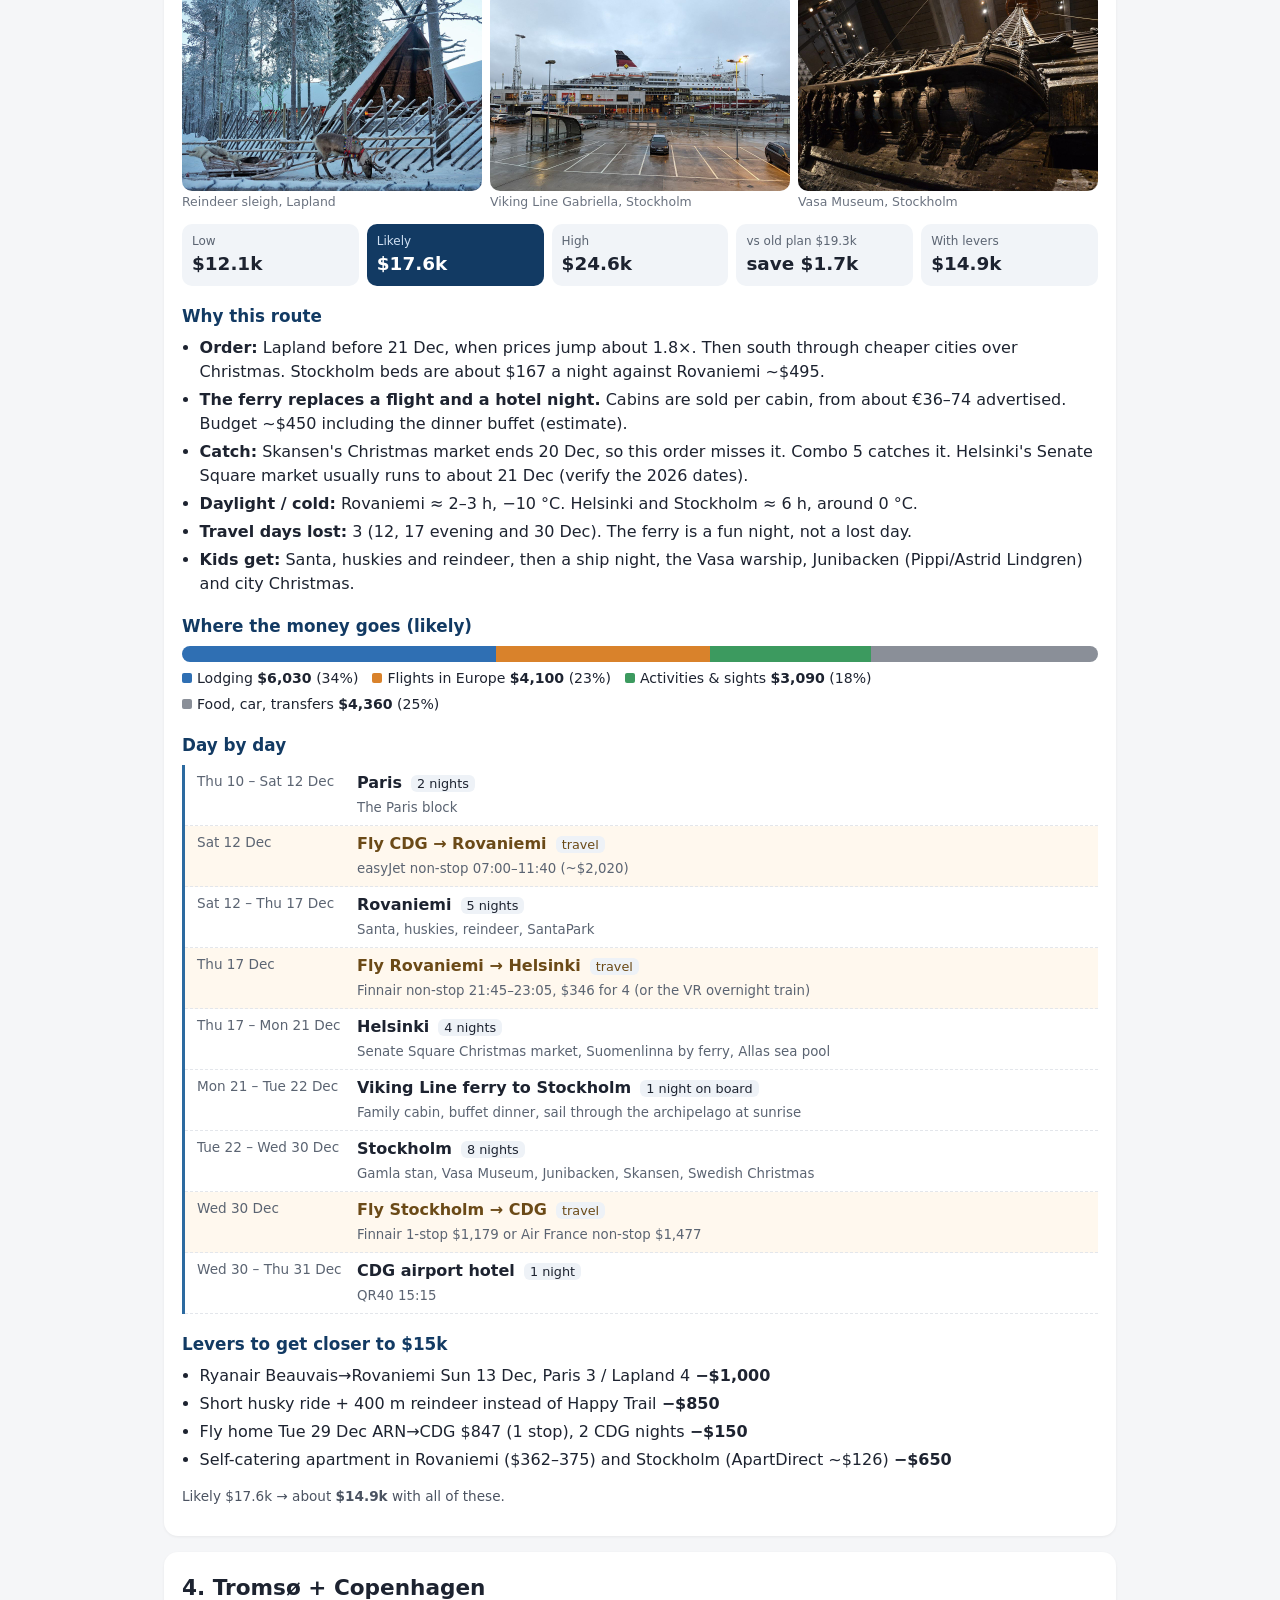
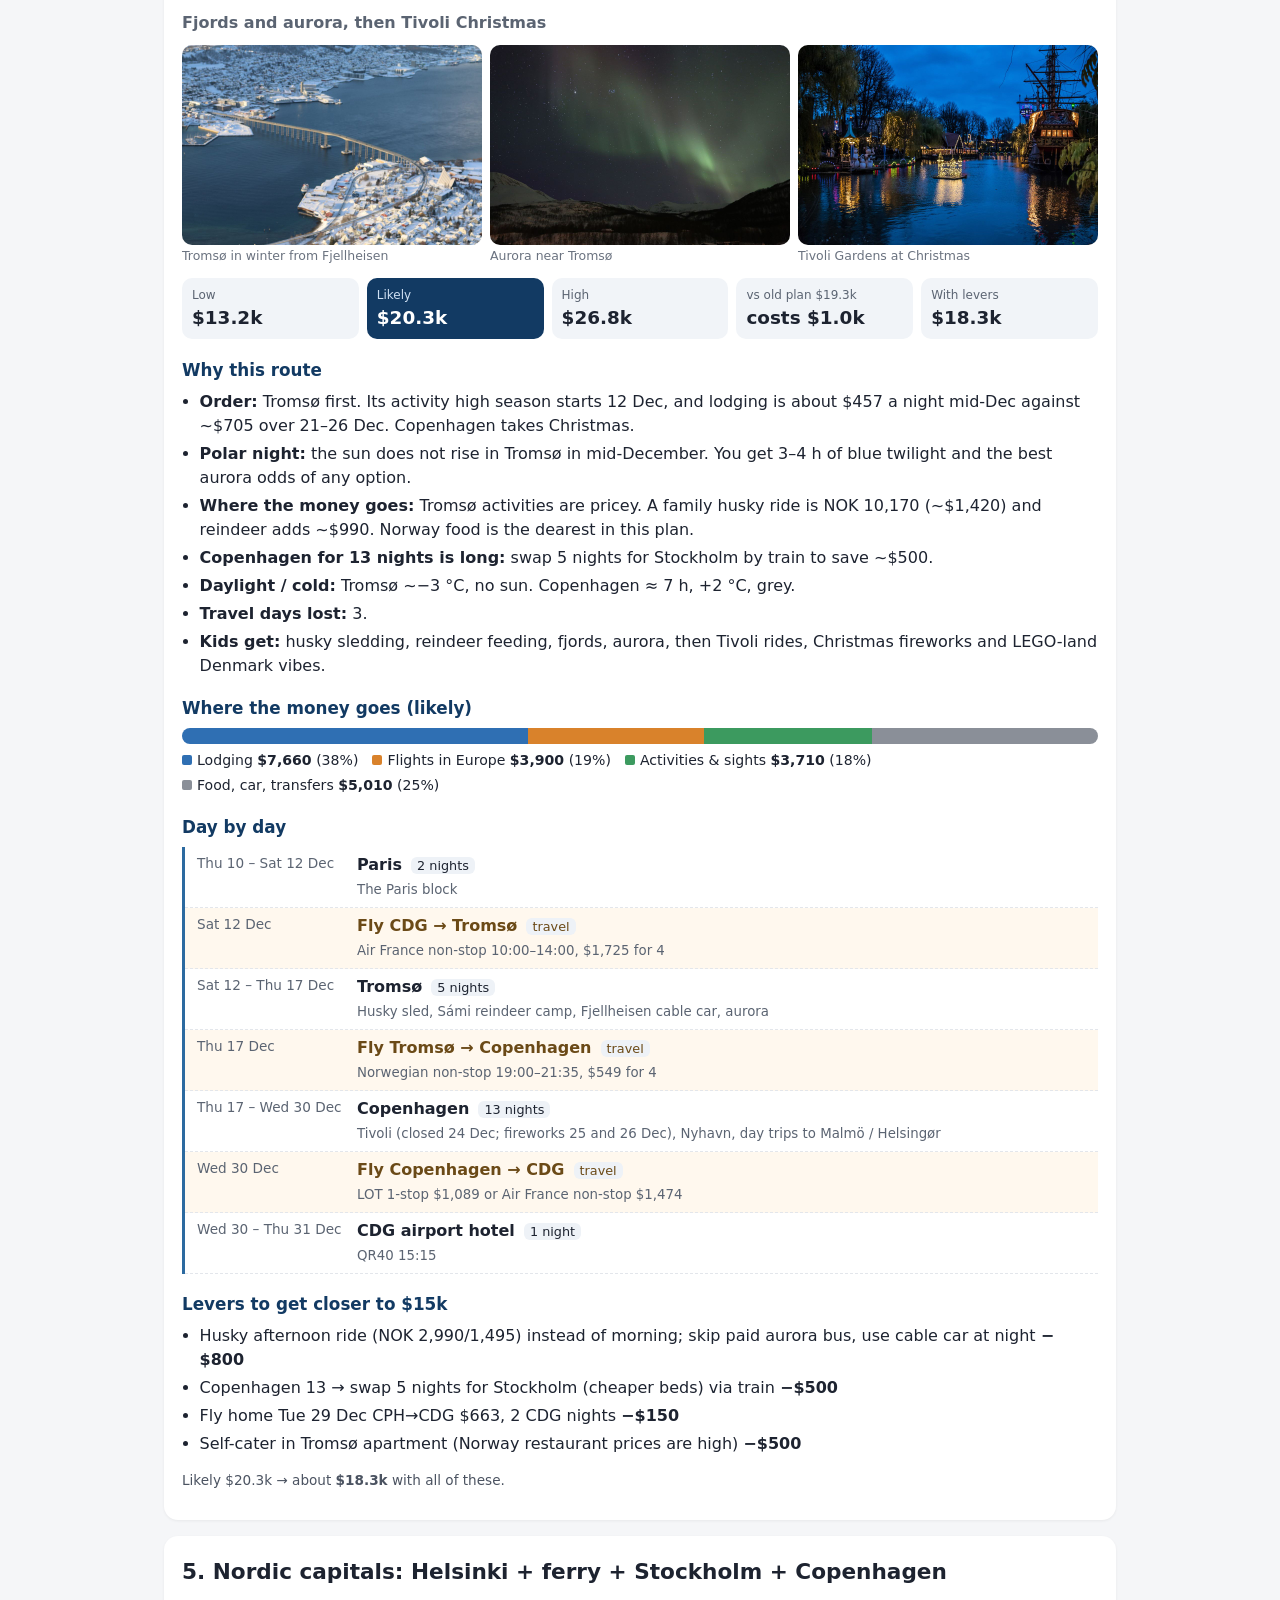
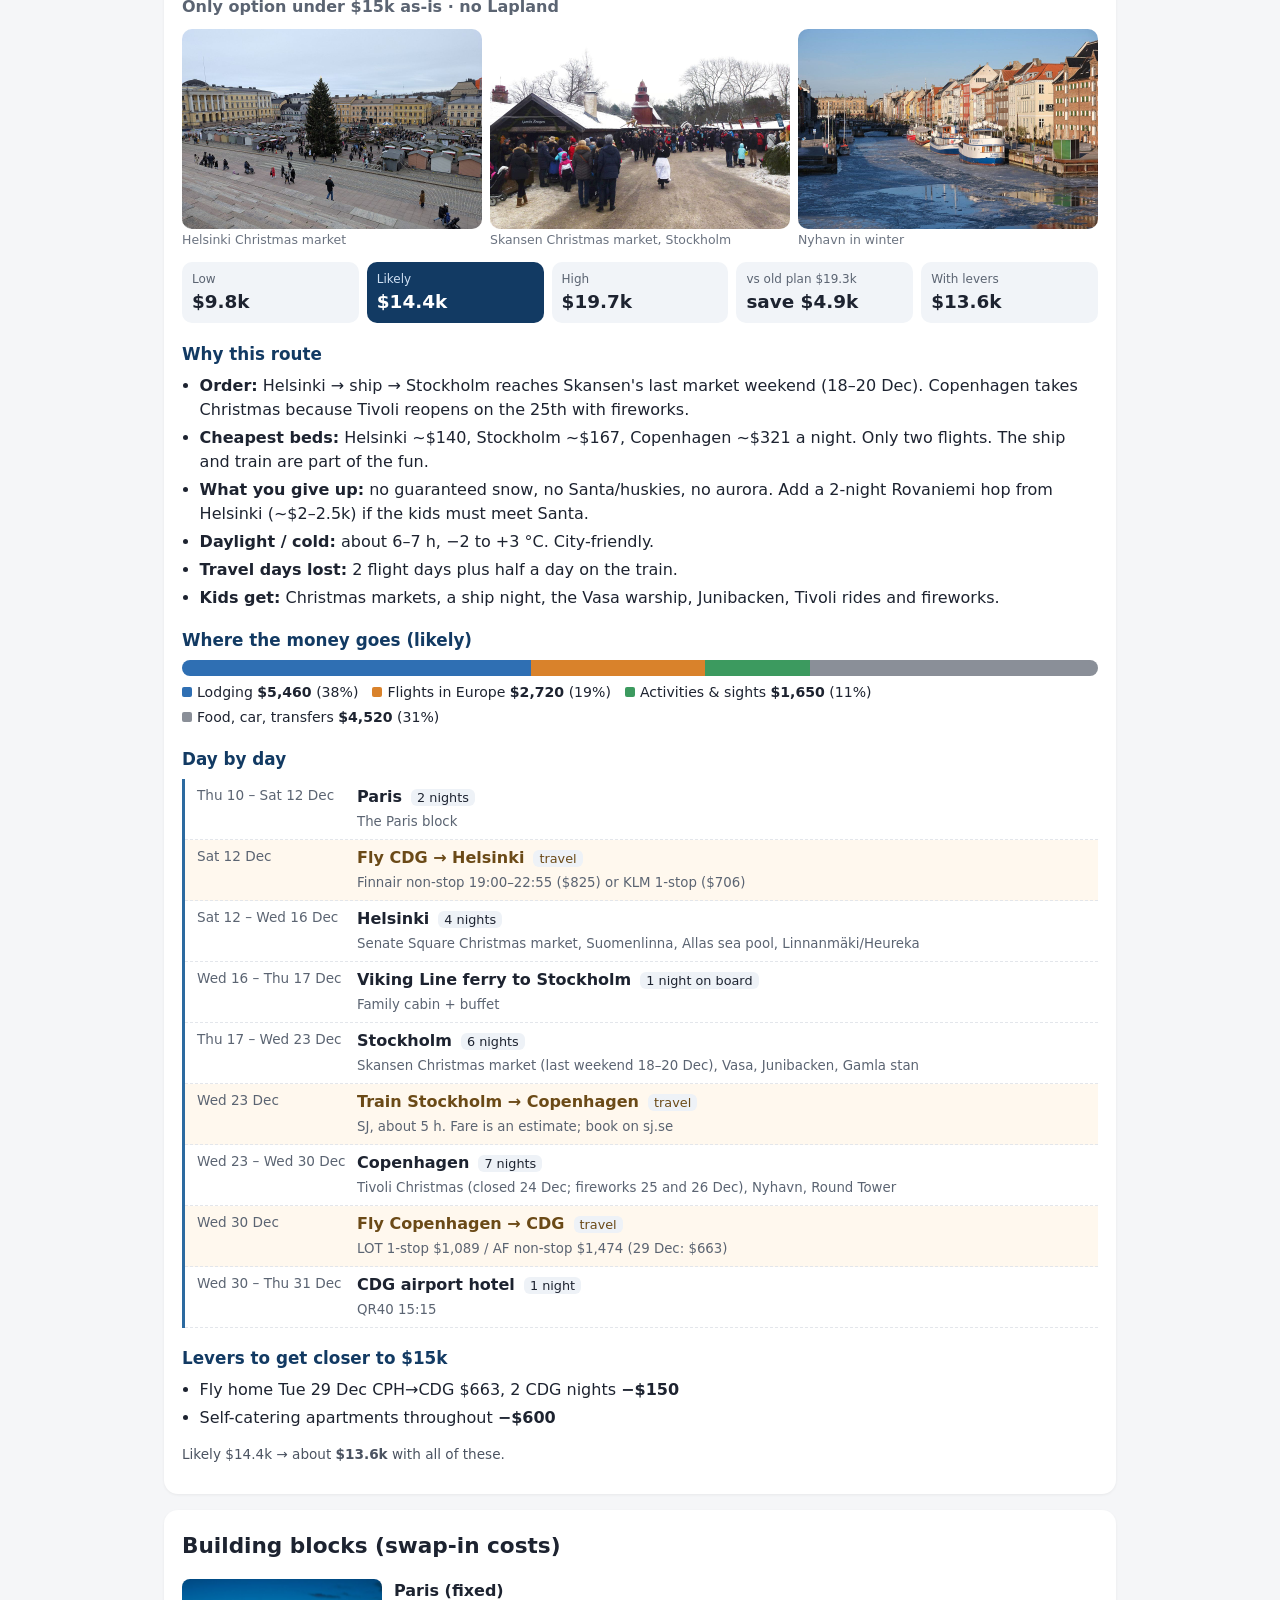
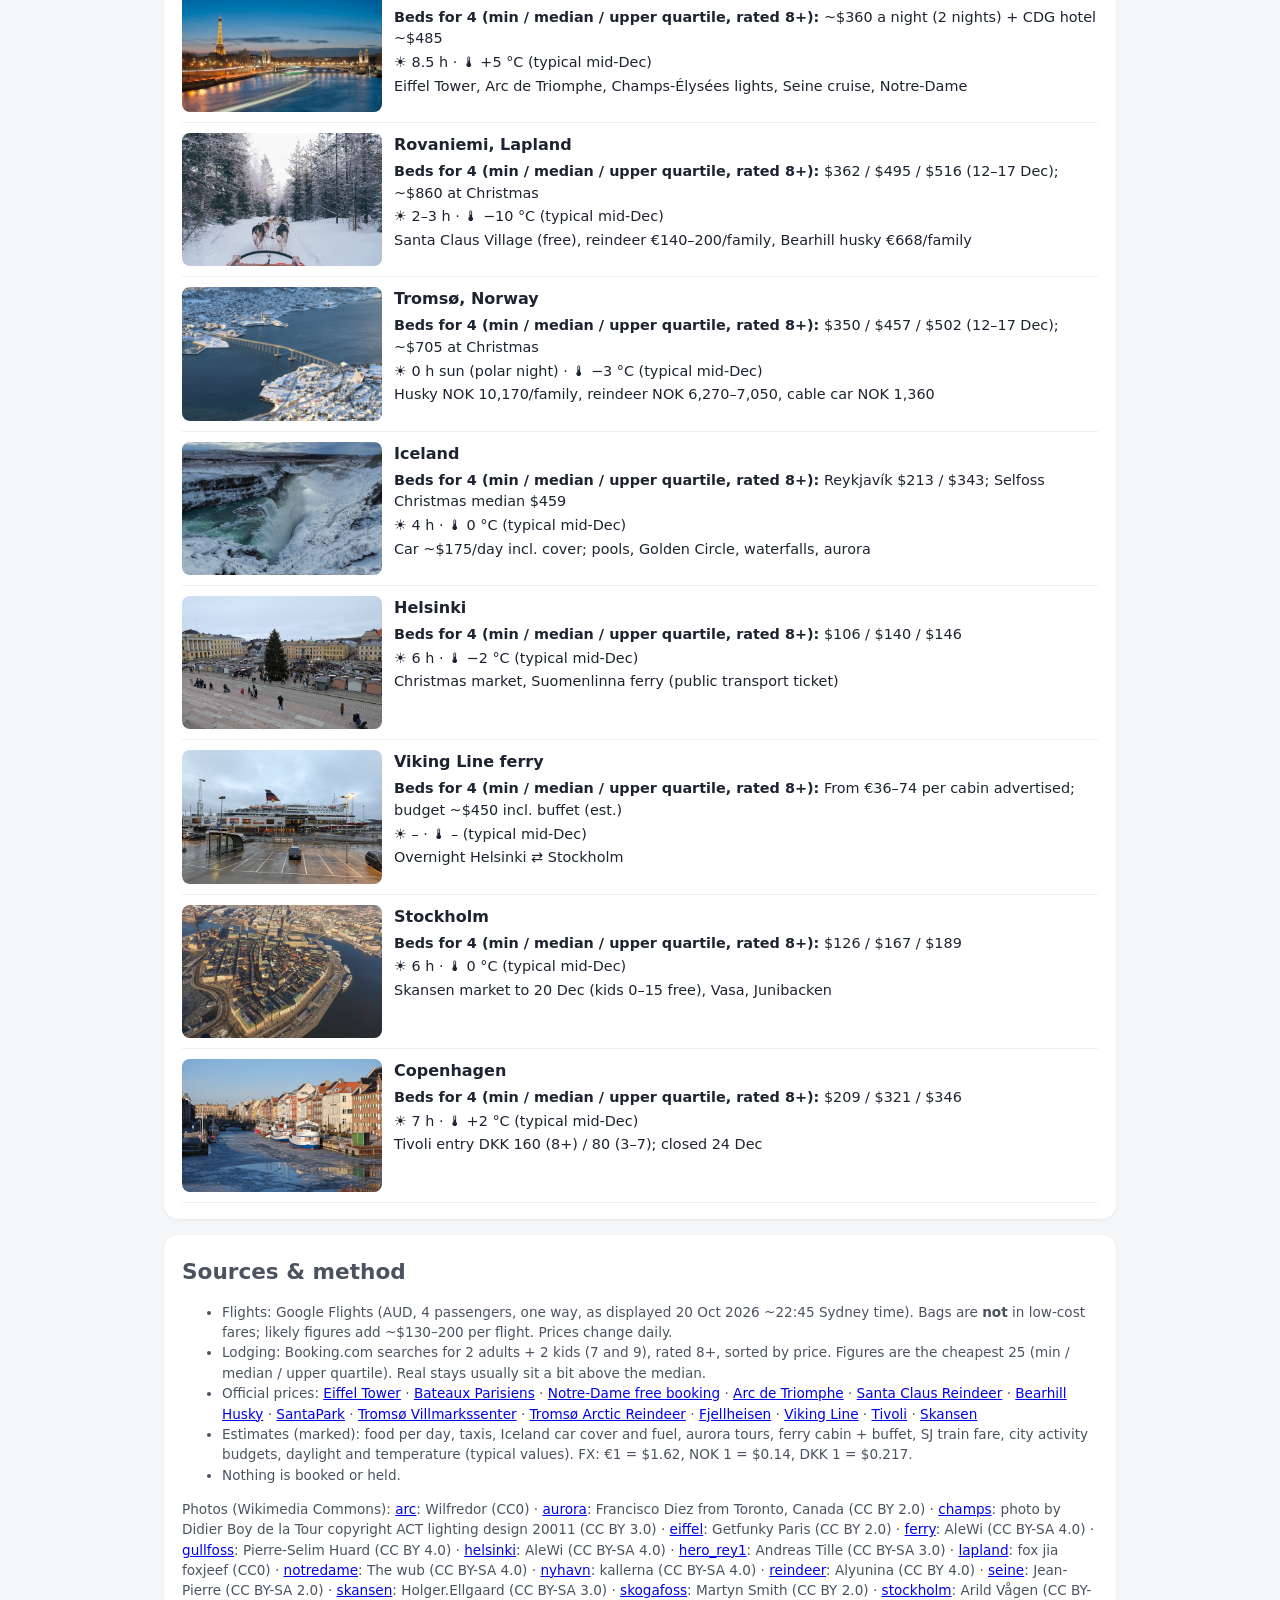
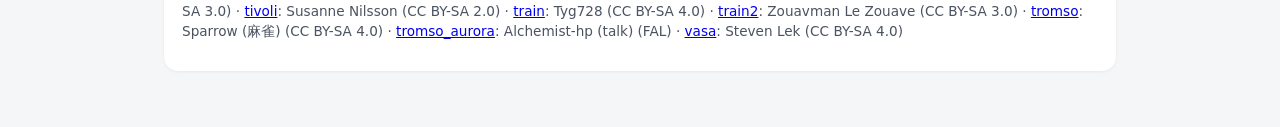
<file: europe-dec-2026/north/index.html>
<!doctype html><html lang="en"><head><meta charset="utf-8"><meta name="viewport" content="width=device-width,initial-scale=1"><title>Pick your northern Europe · Dec 2026</title><meta name="robots" content="noindex"><link rel="icon" href="data:,"><link rel="stylesheet" href="north.css?v=3"></head><body>
<header id="top"><h1>Pick your northern Europe</h1><p class="sub">Thu 10 – Thu 31 Dec 2026 · 2 adults + 2 kids · budget <b>$15k AUD</b> (Qatar long-haul into/out of Paris already booked and excluded) · old Paris + Alps + Iceland plan ≈ <b>$19.3k</b>. The Alps (Annecy/Talloires) are out.</p><p class="sub">Paris is a short stop in every combo: <b>Eiffel Tower, Arc de Triomphe, Champs-Élysées Christmas lights, a 1-hour evening Seine cruise and Notre-Dame</b>. Then 18 nights in the north.</p><p class="sub">New: <a style="color:#fff;font-weight:700" href="../iceland-lapland/">Iceland + Lapland: least-transit routes →</a></p></header>
<nav class="stick"><a href="#paris">Paris</a><a href="#cmp">Compare</a><a href="#c1">1. Santa + Iceland</a><a href="#c2">2. All Iceland</a><a href="#c3">3. Santa + Stockholm</a><a href="#c4">4. Tromsø + Copenhagen</a><a href="#c5">5. Nordic capitals</a><a href="#blocks">Building blocks</a><a href="../iceland-lapland/">Iceland + Lapland routes →</a></nav>
<main>
<section id="paris" class="paris"><h2>The Paris block, in every combo</h2>
<p><b>Short and sweet:</b> 2 nights at the start, 1 night at a CDG hotel at the end. Everything north fills the 18 nights in between.</p>
<div class="pics"><figure><img loading="lazy" src="img/eiffel.jpg" alt="Eiffel Tower at night"><figcaption>Eiffel Tower at night</figcaption></figure><figure><img loading="lazy" src="img/seine.jpg" alt="Seine cruise by the Eiffel Tower"><figcaption>Seine cruise by the Eiffel Tower</figcaption></figure><figure><img loading="lazy" src="img/notredame.jpg" alt="Notre-Dame, reopened"><figcaption>Notre-Dame, reopened</figcaption></figure><figure><img loading="lazy" src="img/champs.jpg" alt="Champs-Élysées Christmas lights"><figcaption>Champs-Élysées Christmas lights</figcaption></figure></div>
<ul class="why">
<li><b>Thu 10 Dec:</b> land 13:15 (QR39), taxi in, check in near the Eiffel Tower / 7th. Evening: <b>Champs-Élysées Christmas lights</b> walk up to the <b>Arc de Triomphe</b> rooftop (€16 adults, under-18s free; <em>lift out of service, 284 stairs</em>).</li>
<li><b>Fri 11 Dec:</b> morning <b>Notre-Dame</b> (free; reserve a free time slot on notredamedeparis.fr <em>on the day</em>, because slots are released only a few hours ahead). Afternoon <b>Eiffel Tower</b> summit by lift (€36.70 adult, €9.20 child 4–11). Dusk <b>1-hour Seine cruise</b> from the foot of the tower (Bateaux Parisiens, €18 adult / €9 child online, ≈ $87 for 4).</li>
<li><b>Sat 12 Dec:</b> fly north. <b>Wed 30 Dec:</b> fly back to CDG and sleep at an airport hotel. <b>Thu 31 Dec</b> QR40 at 15:15.</li>
<li><b>Paris block cost:</b> $1,560 / <b>$2,270</b> / $3,060 (lodging $1,200, sights + cruise $350, food $510, taxis $210). The old plan had 7 Paris/CDG nights costing ~$5.1k, so this frees <b>~$2.8k</b> for the north.</li>
<li><b>Option (1+1 split):</b> 1 night at the start + 1 central night at the end (fly back 29 Dec) also works, but you'd see the sights jet-lagged on day one. 2+1 is recommended.</li></ul></section>
<section id="cmp"><h2>Compare (AUD, whole family, excl. Qatar flights)</h2><div class="tw"><table><thead><tr><th>Combo (21 nights)</th><th>Low</th><th>Likely</th><th>High</th><th>Likely with levers</th><th>vs old $19.3k</th><th>Fits $15k?</th></tr></thead><tbody><tr><td><a href="#c1"><b>1. Santa + Iceland</b></a></td><td>$16.2k</td><td><b>$24.5k</b></td><td>$33.9k</td><td>$19.5k</td><td>+$5.2k</td><td>❌ no</td></tr><tr><td><a href="#c2"><b>2. All Iceland</b></a></td><td>$12.9k</td><td><b>$19.9k</b></td><td>$28.5k</td><td>$15.2k</td><td>+$0.6k</td><td>🟡 with levers</td></tr><tr><td><a href="#c3"><b>3. Santa + Helsinki + overnight ferry + Stockholm</b></a></td><td>$12.1k</td><td><b>$17.6k</b></td><td>$24.6k</td><td>$14.9k</td><td>−$1.7k</td><td>🟡 with levers</td></tr><tr><td><a href="#c4"><b>4. Tromsø + Copenhagen</b></a></td><td>$13.2k</td><td><b>$20.3k</b></td><td>$26.8k</td><td>$18.3k</td><td>+$1.0k</td><td>❌ no</td></tr><tr><td><a href="#c5"><b>5. Nordic capitals: Helsinki + ferry + Stockholm + Copenhagen</b></a></td><td>$9.8k</td><td><b>$14.4k</b></td><td>$19.7k</td><td>$13.6k</td><td>−$4.9k</td><td>✅ yes</td></tr><tr class="old"><td>Old plan: Paris 4 · Alps 6 · Iceland 8 · Paris 2 · CDG 1 (Alps now removed)</td><td>$13.8k</td><td><b>$19.3k</b></td><td>$27.2k</td><td>–</td><td>–</td><td>–</td></tr></tbody></table></div>
<p class="small"><b>Bottom line:</b> with Paris short, <b>5 (Nordic capitals)</b> fits as-is. <b>3 (Santa + Helsinki + ferry + Stockholm)</b> reaches ~$14.9k with levers and is the best mix if Santa matters. <b>2 (All Iceland)</b> gets to ~$15.2k with levers. <b>1</b> and <b>4</b> stay above budget.</p></section>
<section class="combo" id="c1"><h2>1. Santa + Iceland</h2><p class="tag">The &quot;dream&quot; version · most expensive</p><div class="pics"><figure><img loading="lazy" src="img/lapland.jpg" alt="Husky sled in snowy forest, Lapland"><figcaption>Husky sled in snowy forest, Lapland</figcaption></figure><figure><img loading="lazy" src="img/reindeer.jpg" alt="Reindeer sleigh"><figcaption>Reindeer sleigh</figcaption></figure><figure><img loading="lazy" src="img/aurora.jpg" alt="Aurora over Iceland"><figcaption>Aurora over Iceland</figcaption></figure></div>
<div class="nums"><div><small>Low</small>$16.2k</div><div class="lik"><small>Likely</small>$24.5k</div><div><small>High</small>$33.9k</div><div><small>vs old plan $19.3k</small>costs $5.2k</div><div><small>With levers</small>$19.5k</div></div>
<h3>Why this route</h3><ul class="why"><li><b>Order:</b> Lapland first (12–17 Dec) because Rovaniemi beds cost about 1.8× more from 21 Dec (same apartment $420 → $642 a night). Iceland takes Christmas because it has cabins and the price rise is smaller.</li><li><b>Flights:</b> there is no direct Rovaniemi–Iceland flight, so this leg goes via Helsinki (very early or overnight). That makes three intra-Europe flights, about $5.2k likely.</li><li><b>Vík:</b> stay off the south coast over 22–25 Dec. Only 6 properties rated 8+ had space, from $677 a night. Visit the waterfalls as day trips from Selfoss/Hella.</li><li><b>Daylight / cold:</b> Rovaniemi ≈ 2–3 h of sun, ~−10 °C. Iceland ≈ 4 h, ~0 °C, windy.</li><li><b>Travel days lost:</b> 3 (12, 17 and 30 Dec), and the 17th is a long day.</li><li><b>Kids get:</b> Santa, huskies, reindeer, snow, then waterfalls, geysers, hot pools and a real chance of aurora.</li></ul>
<h3>Where the money goes (likely)</h3><div class="bar"><span style="width:35.2%;background:#2f6fb3"></span><span style="width:21.0%;background:#d9822b"></span><span style="width:15.3%;background:#3c9a5f"></span><span style="width:28.5%;background:#8a8f98"></span></div><ul class="leg"><li><i style="background:#2f6fb3"></i>Lodging <b>$8,620</b> (35%)</li><li><i style="background:#d9822b"></i>Flights in Europe <b>$5,150</b> (21%)</li><li><i style="background:#3c9a5f"></i>Activities & sights <b>$3,740</b> (15%)</li><li><i style="background:#8a8f98"></i>Food, car, transfers <b>$6,980</b> (28%)</li></ul>
<h3>Day by day</h3><ol class="route"><li class=""><span class="d">Thu 10 – Sat 12 Dec</span><span class="p"><b>Paris</b> <em>2 nights</em><br><small>The Paris block (below)</small></span></li><li class="tr"><span class="d">Sat 12 Dec</span><span class="p"><b>Fly CDG → Rovaniemi</b> <em>travel</em><br><small>easyJet non-stop 07:00–11:40 (~$2,020) or Air France/Finnair via HEL ($1,928)</small></span></li><li class=""><span class="d">Sat 12 – Thu 17 Dec</span><span class="p"><b>Rovaniemi, Lapland</b> <em>5 nights</em><br><small>Santa Claus Village (free), reindeer sleigh, husky ride, SantaPark</small></span></li><li class="tr"><span class="d">Thu 17 Dec</span><span class="p"><b>Fly Rovaniemi → Keflavík via Helsinki</b> <em>travel</em><br><small>Finnair, from $1,210 (overnight layover) / $1,258 (05:20–09:15)</small></span></li><li class=""><span class="d">Thu 17 – Wed 30 Dec</span><span class="p"><b>Iceland (Reykjavík 3 · Selfoss/Hella cabin 7 incl. Christmas · Reykjavík 3)</b> <em>13 nights</em><br><small>Golden Circle, Gullfoss, Seljalandsfoss/Skógafoss, aurora, pools, Perlan</small></span></li><li class="tr"><span class="d">Wed 30 Dec</span><span class="p"><b>Fly Keflavík → CDG</b> <em>travel</em><br><small>Icelandair non-stop 07:30–12:00 ($1,625) or Transavia/AF 1-stop ($1,438)</small></span></li><li class=""><span class="d">Wed 30 – Thu 31 Dec</span><span class="p"><b>CDG airport hotel</b> <em>1 night</em><br><small>Qatar QR40 departs 15:15 on 31 Dec</small></span></li></ol>
<h3>Levers to get closer to $15k</h3><ul class="lev"><li>Ryanair Beauvais→Rovaniemi Sun 13 Dec ($937 + bags + bus), Paris 3 nights / Lapland 4 <b>−$1,000</b></li><li>Fly home Tue 29 Dec easyJet KEF→CDG $911 non-stop (+bags) and take 2 CDG nights <b>−$800</b></li><li>Short husky ride + 400 m reindeer instead of Bearhill Happy Trail <b>−$850</b></li><li>Basic Iceland car cover, cheapest-quartile lodging, self-cater <b>−$2,300</b></li></ul><p class="small">Likely $24.5k → about <b>$19.5k</b> with all of these.</p></section><section class="combo" id="c2"><h2>2. All Iceland</h2><p class="tag">Cheapest flights · one car, slow pace</p><div class="pics"><figure><img loading="lazy" src="img/gullfoss.jpg" alt="Gullfoss in winter"><figcaption>Gullfoss in winter</figcaption></figure><figure><img loading="lazy" src="img/skogafoss.jpg" alt="Skógafoss"><figcaption>Skógafoss</figcaption></figure><figure><img loading="lazy" src="img/aurora.jpg" alt="Aurora, Iceland"><figcaption>Aurora, Iceland</figcaption></figure></div>
<div class="nums"><div><small>Low</small>$12.9k</div><div class="lik"><small>Likely</small>$19.9k</div><div><small>High</small>$28.5k</div><div><small>vs old plan $19.3k</small>costs $0.6k</div><div><small>With levers</small>$15.2k</div></div>
<h3>Why this route</h3><ul class="why"><li><b>Order:</b> the remote areas (Snæfellsnes, Vík) come first while there is still choice. Vík over 22–25 Dec has only 6 properties rated 8+, from $677. Christmas is spent in one cabin near Selfoss, where shops and pools are closest when Iceland shuts down on 24–26 Dec.</li><li><b>Flights:</b> only 2 intra-Europe flights, and easyJet CDG→KEF is $489 for all four (bags extra). This is the cheapest way north.</li><li><b>Where the money goes:</b> Iceland itself, not flights. The car with cover is ~$175 a day and food ~$200 a day.</li><li><b>Daylight / cold:</b> about 4–4.5 h of daylight, ~0 °C. Wind and ice make driving slow. Plan one sight a day.</li><li><b>Travel days lost:</b> 2 flight days, plus 3 base moves by car.</li><li><b>Kids get:</b> waterfalls, geysers, black-sand beaches, hot pools every day, lava show, the best aurora odds. No Santa.</li></ul>
<h3>Where the money goes (likely)</h3><div class="bar"><span style="width:38.6%;background:#2f6fb3"></span><span style="width:11.3%;background:#d9822b"></span><span style="width:10.3%;background:#3c9a5f"></span><span style="width:39.9%;background:#8a8f98"></span></div><ul class="leg"><li><i style="background:#2f6fb3"></i>Lodging <b>$7,680</b> (39%)</li><li><i style="background:#d9822b"></i>Flights in Europe <b>$2,250</b> (11%)</li><li><i style="background:#3c9a5f"></i>Activities & sights <b>$2,050</b> (10%)</li><li><i style="background:#8a8f98"></i>Food, car, transfers <b>$7,950</b> (40%)</li></ul>
<h3>Day by day</h3><ol class="route"><li class=""><span class="d">Thu 10 – Sat 12 Dec</span><span class="p"><b>Paris</b> <em>2 nights</em><br><small>The Paris block</small></span></li><li class="tr"><span class="d">Sat 12 Dec</span><span class="p"><b>Fly CDG → Keflavík</b> <em>travel</em><br><small>easyJet non-stop 14:45–17:35, $489 for 4 (+ bags); &quot;prices currently low&quot;</small></span></li><li class=""><span class="d">Sat 12 – Tue 15 Dec</span><span class="p"><b>Reykjavík</b> <em>3 nights</em><br><small>Hallgrímskirkja, Perlan, pools</small></span></li><li class=""><span class="d">Tue 15 – Thu 17 Dec</span><span class="p"><b>Snæfellsnes (Grundarfjörður)</b> <em>2 nights</em><br><small>Kirkjufell, black churches, lava fields</small></span></li><li class=""><span class="d">Thu 17 – Sat 19 Dec</span><span class="p"><b>Vík</b> <em>2 nights</em><br><small>Reynisfjara, Dyrhólaey, Skógafoss (all before the Christmas squeeze)</small></span></li><li class=""><span class="d">Sat 19 – Sun 27 Dec</span><span class="p"><b>Selfoss / Hella, one cabin</b> <em>8 nights</em><br><small>Golden Circle, Friðheimar, pools, Christmas in a cabin with a kitchen</small></span></li><li class=""><span class="d">Sun 27 – Wed 30 Dec</span><span class="p"><b>Reykjavík</b> <em>3 nights</em><br><small>Lava Show, Sky Lagoon / pools, aurora tour</small></span></li><li class="tr"><span class="d">Wed 30 Dec</span><span class="p"><b>Fly Keflavík → CDG</b> <em>travel</em><br><small>Icelandair non-stop $1,625, or 1-stop from $1,181</small></span></li><li class=""><span class="d">Wed 30 – Thu 31 Dec</span><span class="p"><b>CDG airport hotel</b> <em>1 night</em><br><small>QR40 15:15</small></span></li></ol>
<h3>Levers to get closer to $15k</h3><ul class="lev"><li>Fly home Tue 29 Dec easyJet KEF→CDG $911 (+bags), 2 CDG nights <b>−$800</b></li><li>One 7+ night self-catering cabin near Selfoss/Hella (weekly rate) instead of moving bases <b>−$1,300</b></li><li>Basic car cover instead of gravel/tyre cover <b>−$1,000</b></li><li>Self-cater most dinners (supermarkets: Bónus/Krónan) <b>−$900</b></li><li>Pick 3 paid activities instead of 6 (pools + Perlan + one aurora tour) <b>−$700</b></li></ul><p class="small">Likely $19.9k → about <b>$15.2k</b> with all of these.</p></section><section class="combo" id="c3"><h2>3. Santa + Helsinki + overnight ferry + Stockholm</h2><p class="tag">Best mix of snow, Santa and Christmas cities</p><div class="pics"><figure><img loading="lazy" src="img/reindeer.jpg" alt="Reindeer sleigh, Lapland"><figcaption>Reindeer sleigh, Lapland</figcaption></figure><figure><img loading="lazy" src="img/ferry.jpg" alt="Viking Line Gabriella, Stockholm"><figcaption>Viking Line Gabriella, Stockholm</figcaption></figure><figure><img loading="lazy" src="img/vasa.jpg" alt="Vasa Museum, Stockholm"><figcaption>Vasa Museum, Stockholm</figcaption></figure></div>
<div class="nums"><div><small>Low</small>$12.1k</div><div class="lik"><small>Likely</small>$17.6k</div><div><small>High</small>$24.6k</div><div><small>vs old plan $19.3k</small>save $1.7k</div><div><small>With levers</small>$14.9k</div></div>
<h3>Why this route</h3><ul class="why"><li><b>Order:</b> Lapland before 21 Dec, when prices jump about 1.8×. Then south through cheaper cities over Christmas. Stockholm beds are about $167 a night against Rovaniemi ~$495.</li><li><b>The ferry replaces a flight and a hotel night.</b> Cabins are sold per cabin, from about €36–74 advertised. Budget ~$450 including the dinner buffet (estimate).</li><li><b>Catch:</b> Skansen's Christmas market ends 20 Dec, so this order misses it. Combo 5 catches it. Helsinki's Senate Square market usually runs to about 21 Dec (verify the 2026 dates).</li><li><b>Daylight / cold:</b> Rovaniemi ≈ 2–3 h, −10 °C. Helsinki and Stockholm ≈ 6 h, around 0 °C.</li><li><b>Travel days lost:</b> 3 (12, 17 evening and 30 Dec). The ferry is a fun night, not a lost day.</li><li><b>Kids get:</b> Santa, huskies and reindeer, then a ship night, the Vasa warship, Junibacken (Pippi/Astrid Lindgren) and city Christmas.</li></ul>
<h3>Where the money goes (likely)</h3><div class="bar"><span style="width:34.3%;background:#2f6fb3"></span><span style="width:23.3%;background:#d9822b"></span><span style="width:17.6%;background:#3c9a5f"></span><span style="width:24.8%;background:#8a8f98"></span></div><ul class="leg"><li><i style="background:#2f6fb3"></i>Lodging <b>$6,030</b> (34%)</li><li><i style="background:#d9822b"></i>Flights in Europe <b>$4,100</b> (23%)</li><li><i style="background:#3c9a5f"></i>Activities & sights <b>$3,090</b> (18%)</li><li><i style="background:#8a8f98"></i>Food, car, transfers <b>$4,360</b> (25%)</li></ul>
<h3>Day by day</h3><ol class="route"><li class=""><span class="d">Thu 10 – Sat 12 Dec</span><span class="p"><b>Paris</b> <em>2 nights</em><br><small>The Paris block</small></span></li><li class="tr"><span class="d">Sat 12 Dec</span><span class="p"><b>Fly CDG → Rovaniemi</b> <em>travel</em><br><small>easyJet non-stop 07:00–11:40 (~$2,020)</small></span></li><li class=""><span class="d">Sat 12 – Thu 17 Dec</span><span class="p"><b>Rovaniemi</b> <em>5 nights</em><br><small>Santa, huskies, reindeer, SantaPark</small></span></li><li class="tr"><span class="d">Thu 17 Dec</span><span class="p"><b>Fly Rovaniemi → Helsinki</b> <em>travel</em><br><small>Finnair non-stop 21:45–23:05, $346 for 4 (or the VR overnight train)</small></span></li><li class=""><span class="d">Thu 17 – Mon 21 Dec</span><span class="p"><b>Helsinki</b> <em>4 nights</em><br><small>Senate Square Christmas market, Suomenlinna by ferry, Allas sea pool</small></span></li><li class=""><span class="d">Mon 21 – Tue 22 Dec</span><span class="p"><b>Viking Line ferry to Stockholm</b> <em>1 night on board</em><br><small>Family cabin, buffet dinner, sail through the archipelago at sunrise</small></span></li><li class=""><span class="d">Tue 22 – Wed 30 Dec</span><span class="p"><b>Stockholm</b> <em>8 nights</em><br><small>Gamla stan, Vasa Museum, Junibacken, Skansen, Swedish Christmas</small></span></li><li class="tr"><span class="d">Wed 30 Dec</span><span class="p"><b>Fly Stockholm → CDG</b> <em>travel</em><br><small>Finnair 1-stop $1,179 or Air France non-stop $1,477</small></span></li><li class=""><span class="d">Wed 30 – Thu 31 Dec</span><span class="p"><b>CDG airport hotel</b> <em>1 night</em><br><small>QR40 15:15</small></span></li></ol>
<h3>Levers to get closer to $15k</h3><ul class="lev"><li>Ryanair Beauvais→Rovaniemi Sun 13 Dec, Paris 3 / Lapland 4 <b>−$1,000</b></li><li>Short husky ride + 400 m reindeer instead of Happy Trail <b>−$850</b></li><li>Fly home Tue 29 Dec ARN→CDG $847 (1 stop), 2 CDG nights <b>−$150</b></li><li>Self-catering apartment in Rovaniemi ($362–375) and Stockholm (ApartDirect ~$126) <b>−$650</b></li></ul><p class="small">Likely $17.6k → about <b>$14.9k</b> with all of these.</p></section><section class="combo" id="c4"><h2>4. Tromsø + Copenhagen</h2><p class="tag">Fjords and aurora, then Tivoli Christmas</p><div class="pics"><figure><img loading="lazy" src="img/tromso.jpg" alt="Tromsø in winter from Fjellheisen"><figcaption>Tromsø in winter from Fjellheisen</figcaption></figure><figure><img loading="lazy" src="img/tromso_aurora.jpg" alt="Aurora near Tromsø"><figcaption>Aurora near Tromsø</figcaption></figure><figure><img loading="lazy" src="img/tivoli.jpg" alt="Tivoli Gardens at Christmas"><figcaption>Tivoli Gardens at Christmas</figcaption></figure></div>
<div class="nums"><div><small>Low</small>$13.2k</div><div class="lik"><small>Likely</small>$20.3k</div><div><small>High</small>$26.8k</div><div><small>vs old plan $19.3k</small>costs $1.0k</div><div><small>With levers</small>$18.3k</div></div>
<h3>Why this route</h3><ul class="why"><li><b>Order:</b> Tromsø first. Its activity high season starts 12 Dec, and lodging is about $457 a night mid-Dec against ~$705 over 21–26 Dec. Copenhagen takes Christmas.</li><li><b>Polar night:</b> the sun does not rise in Tromsø in mid-December. You get 3–4 h of blue twilight and the best aurora odds of any option.</li><li><b>Where the money goes:</b> Tromsø activities are pricey. A family husky ride is NOK 10,170 (~$1,420) and reindeer adds ~$990. Norway food is the dearest in this plan.</li><li><b>Copenhagen for 13 nights is long:</b> swap 5 nights for Stockholm by train to save ~$500.</li><li><b>Daylight / cold:</b> Tromsø ~−3 °C, no sun. Copenhagen ≈ 7 h, +2 °C, grey.</li><li><b>Travel days lost:</b> 3.</li><li><b>Kids get:</b> husky sledding, reindeer feeding, fjords, aurora, then Tivoli rides, Christmas fireworks and LEGO-land Denmark vibes.</li></ul>
<h3>Where the money goes (likely)</h3><div class="bar"><span style="width:37.8%;background:#2f6fb3"></span><span style="width:19.2%;background:#d9822b"></span><span style="width:18.3%;background:#3c9a5f"></span><span style="width:24.7%;background:#8a8f98"></span></div><ul class="leg"><li><i style="background:#2f6fb3"></i>Lodging <b>$7,660</b> (38%)</li><li><i style="background:#d9822b"></i>Flights in Europe <b>$3,900</b> (19%)</li><li><i style="background:#3c9a5f"></i>Activities & sights <b>$3,710</b> (18%)</li><li><i style="background:#8a8f98"></i>Food, car, transfers <b>$5,010</b> (25%)</li></ul>
<h3>Day by day</h3><ol class="route"><li class=""><span class="d">Thu 10 – Sat 12 Dec</span><span class="p"><b>Paris</b> <em>2 nights</em><br><small>The Paris block</small></span></li><li class="tr"><span class="d">Sat 12 Dec</span><span class="p"><b>Fly CDG → Tromsø</b> <em>travel</em><br><small>Air France non-stop 10:00–14:00, $1,725 for 4</small></span></li><li class=""><span class="d">Sat 12 – Thu 17 Dec</span><span class="p"><b>Tromsø</b> <em>5 nights</em><br><small>Husky sled, Sámi reindeer camp, Fjellheisen cable car, aurora</small></span></li><li class="tr"><span class="d">Thu 17 Dec</span><span class="p"><b>Fly Tromsø → Copenhagen</b> <em>travel</em><br><small>Norwegian non-stop 19:00–21:35, $549 for 4</small></span></li><li class=""><span class="d">Thu 17 – Wed 30 Dec</span><span class="p"><b>Copenhagen</b> <em>13 nights</em><br><small>Tivoli (closed 24 Dec; fireworks 25 and 26 Dec), Nyhavn, day trips to Malmö / Helsingør</small></span></li><li class="tr"><span class="d">Wed 30 Dec</span><span class="p"><b>Fly Copenhagen → CDG</b> <em>travel</em><br><small>LOT 1-stop $1,089 or Air France non-stop $1,474</small></span></li><li class=""><span class="d">Wed 30 – Thu 31 Dec</span><span class="p"><b>CDG airport hotel</b> <em>1 night</em><br><small>QR40 15:15</small></span></li></ol>
<h3>Levers to get closer to $15k</h3><ul class="lev"><li>Husky afternoon ride (NOK 2,990/1,495) instead of morning; skip paid aurora bus, use cable car at night <b>−$800</b></li><li>Copenhagen 13 → swap 5 nights for Stockholm (cheaper beds) via train <b>−$500</b></li><li>Fly home Tue 29 Dec CPH→CDG $663, 2 CDG nights <b>−$150</b></li><li>Self-cater in Tromsø apartment (Norway restaurant prices are high) <b>−$500</b></li></ul><p class="small">Likely $20.3k → about <b>$18.3k</b> with all of these.</p></section><section class="combo" id="c5"><h2>5. Nordic capitals: Helsinki + ferry + Stockholm + Copenhagen</h2><p class="tag">Only option under $15k as-is · no Lapland</p><div class="pics"><figure><img loading="lazy" src="img/helsinki.jpg" alt="Helsinki Christmas market"><figcaption>Helsinki Christmas market</figcaption></figure><figure><img loading="lazy" src="img/skansen.jpg" alt="Skansen Christmas market, Stockholm"><figcaption>Skansen Christmas market, Stockholm</figcaption></figure><figure><img loading="lazy" src="img/nyhavn.jpg" alt="Nyhavn in winter"><figcaption>Nyhavn in winter</figcaption></figure></div>
<div class="nums"><div><small>Low</small>$9.8k</div><div class="lik"><small>Likely</small>$14.4k</div><div><small>High</small>$19.7k</div><div><small>vs old plan $19.3k</small>save $4.9k</div><div><small>With levers</small>$13.6k</div></div>
<h3>Why this route</h3><ul class="why"><li><b>Order:</b> Helsinki → ship → Stockholm reaches Skansen's last market weekend (18–20 Dec). Copenhagen takes Christmas because Tivoli reopens on the 25th with fireworks.</li><li><b>Cheapest beds:</b> Helsinki ~$140, Stockholm ~$167, Copenhagen ~$321 a night. Only two flights. The ship and train are part of the fun.</li><li><b>What you give up:</b> no guaranteed snow, no Santa/huskies, no aurora. Add a 2-night Rovaniemi hop from Helsinki (~$2–2.5k) if the kids must meet Santa.</li><li><b>Daylight / cold:</b> about 6–7 h, −2 to +3 °C. City-friendly.</li><li><b>Travel days lost:</b> 2 flight days plus half a day on the train.</li><li><b>Kids get:</b> Christmas markets, a ship night, the Vasa warship, Junibacken, Tivoli rides and fireworks.</li></ul>
<h3>Where the money goes (likely)</h3><div class="bar"><span style="width:38.1%;background:#2f6fb3"></span><span style="width:19.0%;background:#d9822b"></span><span style="width:11.5%;background:#3c9a5f"></span><span style="width:31.5%;background:#8a8f98"></span></div><ul class="leg"><li><i style="background:#2f6fb3"></i>Lodging <b>$5,460</b> (38%)</li><li><i style="background:#d9822b"></i>Flights in Europe <b>$2,720</b> (19%)</li><li><i style="background:#3c9a5f"></i>Activities & sights <b>$1,650</b> (11%)</li><li><i style="background:#8a8f98"></i>Food, car, transfers <b>$4,520</b> (31%)</li></ul>
<h3>Day by day</h3><ol class="route"><li class=""><span class="d">Thu 10 – Sat 12 Dec</span><span class="p"><b>Paris</b> <em>2 nights</em><br><small>The Paris block</small></span></li><li class="tr"><span class="d">Sat 12 Dec</span><span class="p"><b>Fly CDG → Helsinki</b> <em>travel</em><br><small>Finnair non-stop 19:00–22:55 ($825) or KLM 1-stop ($706)</small></span></li><li class=""><span class="d">Sat 12 – Wed 16 Dec</span><span class="p"><b>Helsinki</b> <em>4 nights</em><br><small>Senate Square Christmas market, Suomenlinna, Allas sea pool, Linnanmäki/Heureka</small></span></li><li class=""><span class="d">Wed 16 – Thu 17 Dec</span><span class="p"><b>Viking Line ferry to Stockholm</b> <em>1 night on board</em><br><small>Family cabin + buffet</small></span></li><li class=""><span class="d">Thu 17 – Wed 23 Dec</span><span class="p"><b>Stockholm</b> <em>6 nights</em><br><small>Skansen Christmas market (last weekend 18–20 Dec), Vasa, Junibacken, Gamla stan</small></span></li><li class="tr"><span class="d">Wed 23 Dec</span><span class="p"><b>Train Stockholm → Copenhagen</b> <em>travel</em><br><small>SJ, about 5 h. Fare is an estimate; book on sj.se</small></span></li><li class=""><span class="d">Wed 23 – Wed 30 Dec</span><span class="p"><b>Copenhagen</b> <em>7 nights</em><br><small>Tivoli Christmas (closed 24 Dec; fireworks 25 and 26 Dec), Nyhavn, Round Tower</small></span></li><li class="tr"><span class="d">Wed 30 Dec</span><span class="p"><b>Fly Copenhagen → CDG</b> <em>travel</em><br><small>LOT 1-stop $1,089 / AF non-stop $1,474 (29 Dec: $663)</small></span></li><li class=""><span class="d">Wed 30 – Thu 31 Dec</span><span class="p"><b>CDG airport hotel</b> <em>1 night</em><br><small>QR40 15:15</small></span></li></ol>
<h3>Levers to get closer to $15k</h3><ul class="lev"><li>Fly home Tue 29 Dec CPH→CDG $663, 2 CDG nights <b>−$150</b></li><li>Self-catering apartments throughout <b>−$600</b></li></ul><p class="small">Likely $14.4k → about <b>$13.6k</b> with all of these.</p></section>
<section id="blocks"><h2>Building blocks (swap-in costs)</h2><div class="blk"><img loading="lazy" src="img/eiffel.jpg" alt=""><div><h4>Paris (fixed)</h4><p><b>Beds for 4 (min / median / upper quartile, rated 8+):</b> ~$360 a night (2 nights) + CDG hotel ~$485</p><p>☀ 8.5 h · 🌡 +5 °C (typical mid-Dec)</p><p>Eiffel Tower, Arc de Triomphe, Champs-Élysées lights, Seine cruise, Notre-Dame</p></div></div><div class="blk"><img loading="lazy" src="img/lapland.jpg" alt=""><div><h4>Rovaniemi, Lapland</h4><p><b>Beds for 4 (min / median / upper quartile, rated 8+):</b> $362 / $495 / $516 (12–17 Dec); ~$860 at Christmas</p><p>☀ 2–3 h · 🌡 −10 °C (typical mid-Dec)</p><p>Santa Claus Village (free), reindeer €140–200/family, Bearhill husky €668/family</p></div></div><div class="blk"><img loading="lazy" src="img/tromso.jpg" alt=""><div><h4>Tromsø, Norway</h4><p><b>Beds for 4 (min / median / upper quartile, rated 8+):</b> $350 / $457 / $502 (12–17 Dec); ~$705 at Christmas</p><p>☀ 0 h sun (polar night) · 🌡 −3 °C (typical mid-Dec)</p><p>Husky NOK 10,170/family, reindeer NOK 6,270–7,050, cable car NOK 1,360</p></div></div><div class="blk"><img loading="lazy" src="img/gullfoss.jpg" alt=""><div><h4>Iceland</h4><p><b>Beds for 4 (min / median / upper quartile, rated 8+):</b> Reykjavík $213 / $343; Selfoss Christmas median $459</p><p>☀ 4 h · 🌡 0 °C (typical mid-Dec)</p><p>Car ~$175/day incl. cover; pools, Golden Circle, waterfalls, aurora</p></div></div><div class="blk"><img loading="lazy" src="img/helsinki.jpg" alt=""><div><h4>Helsinki</h4><p><b>Beds for 4 (min / median / upper quartile, rated 8+):</b> $106 / $140 / $146</p><p>☀ 6 h · 🌡 −2 °C (typical mid-Dec)</p><p>Christmas market, Suomenlinna ferry (public transport ticket)</p></div></div><div class="blk"><img loading="lazy" src="img/ferry.jpg" alt=""><div><h4>Viking Line ferry</h4><p><b>Beds for 4 (min / median / upper quartile, rated 8+):</b> From €36–74 per cabin advertised; budget ~$450 incl. buffet (est.)</p><p>☀ – · 🌡 – (typical mid-Dec)</p><p>Overnight Helsinki ⇄ Stockholm</p></div></div><div class="blk"><img loading="lazy" src="img/stockholm.jpg" alt=""><div><h4>Stockholm</h4><p><b>Beds for 4 (min / median / upper quartile, rated 8+):</b> $126 / $167 / $189</p><p>☀ 6 h · 🌡 0 °C (typical mid-Dec)</p><p>Skansen market to 20 Dec (kids 0–15 free), Vasa, Junibacken</p></div></div><div class="blk"><img loading="lazy" src="img/nyhavn.jpg" alt=""><div><h4>Copenhagen</h4><p><b>Beds for 4 (min / median / upper quartile, rated 8+):</b> $209 / $321 / $346</p><p>☀ 7 h · 🌡 +2 °C (typical mid-Dec)</p><p>Tivoli entry DKK 160 (8+) / 80 (3–7); closed 24 Dec</p></div></div></section>
<section class="small"><h2>Sources & method</h2><ul>
<li>Flights: Google Flights (AUD, 4 passengers, one way, as displayed 20 Oct 2026 ~22:45 Sydney time). Bags are <b>not</b> in low-cost fares; likely figures add ~$130–200 per flight. Prices change daily.</li>
<li>Lodging: Booking.com searches for 2 adults + 2 kids (7 and 9), rated 8+, sorted by price. Figures are the cheapest 25 (min / median / upper quartile). Real stays usually sit a bit above the median.</li>
<li>Official prices: <a href="https://www.toureiffel.paris/en/rates-opening-times">Eiffel Tower</a> · <a href="https://www.bateauxparisiens.com/en/cruise-tours/guided-tour.html">Bateaux Parisiens</a> · <a href="https://www.notredamedeparis.fr/en/visit/reservation-free/">Notre-Dame free booking</a> · <a href="https://www.paris-arc-de-triomphe.fr/en/visit/practical-information">Arc de Triomphe</a> · <a href="https://www.santaclausreindeer.fi/">Santa Claus Reindeer</a> · <a href="https://www.bearhillhusky.com/tours/the-happy-trail-tour/">Bearhill Husky</a> · <a href="https://santapark.fi/">SantaPark</a> · <a href="https://www.villmarkssenter.no/booking/husky-sled-ride/">Tromsø Villmarkssenter</a> · <a href="https://tromsoarcticreindeer.com/long-reindeer-sledding">Tromsø Arctic Reindeer</a> · <a href="https://www.fjellheisen.no/engelsk/fjellheisen-home">Fjellheisen</a> · <a href="https://www.sales.vikingline.com/">Viking Line</a> · <a href="https://www.tivoli.dk/en/opening-hours-and-seasons/christmas-in-tivoli">Tivoli</a> · <a href="https://www.skansen.se/en/see-and-do/holidays-and-traditions/christmas-market/">Skansen</a></li>
<li>Estimates (marked): food per day, taxis, Iceland car cover and fuel, aurora tours, ferry cabin + buffet, SJ train fare, city activity budgets, daylight and temperature (typical values). FX: €1 = $1.62, NOK 1 = $0.14, DKK 1 = $0.217.</li>
<li>Nothing is booked or held.</li></ul>
<p>Photos (Wikimedia Commons): <a href="https://commons.wikimedia.org/wiki/File:Arc_de_Triomphe_de_l%27%C3%89toile_at_night_vertical_fix.jpg">arc</a>: Wilfredor (CC0) · <a href="https://commons.wikimedia.org/wiki/File:Aurora_Borealis_-_Iceland_-_2_Nov._2013.jpg">aurora</a>: Francisco Diez from Toronto, Canada (CC BY 2.0) · <a href="https://commons.wikimedia.org/wiki/File:Christmas_Illumination_Champs-Elys%C3%A9es,_Paris_(2011).jpg">champs</a>: photo by Didier Boy de la Tour copyright ACT lighting design 20011 (CC BY 3.0) · <a href="https://commons.wikimedia.org/wiki/File:Eiffel_Tower_and_Pont_Alexandre_III_at_night.jpg">eiffel</a>: Getfunky Paris (CC BY 2.0) · <a href="https://commons.wikimedia.org/wiki/File:Viking_Line_-_Gabriella_i_Stadsg%C3%A5rden_20221201_01.jpg">ferry</a>: AleWi (CC BY-SA 4.0) · <a href="https://commons.wikimedia.org/wiki/File:Iceland_-_2017-02-22_-_Gullfoss_-_3684.jpg">gullfoss</a>: Pierre-Selim Huard (CC BY 4.0) · <a href="https://commons.wikimedia.org/wiki/File:Helsinki_christmas_market_-_20241130_-_04.jpg">helsinki</a>: AleWi (CC BY-SA 4.0) · <a href="https://commons.wikimedia.org/wiki/File:Reykjav%C3%ADk_s%C3%A9%C3%B0_%C3%BAr_Hallgr%C3%ADmskirkju.jpeg">hero_rey1</a>: Andreas Tille (CC BY-SA 3.0) · <a href="https://commons.wikimedia.org/wiki/File:Dog_sled_pulled_by_dogs_(Unsplash).jpg">lapland</a>: fox jia foxjeef (CC0) · <a href="https://commons.wikimedia.org/wiki/File:Notre_Dame_west_facade_2025-09-02_-_07.jpg">notredame</a>: The wub (CC BY-SA 4.0) · <a href="https://commons.wikimedia.org/wiki/File:Nyhavn_winter_2026_1.jpg">nyhavn</a>: kallerna (CC BY-SA 4.0) · <a href="https://commons.wikimedia.org/wiki/File:%D0%A1%D0%B5%D0%B2%D0%B5%D1%80%D0%BD%D1%8B%D0%B9_%D0%BE%D0%BB%D0%B5%D0%BD%D1%8C_%D0%B2_%D1%83%D0%BF%D1%80%D1%8F%D0%B6%D0%BA%D0%B5.jpg">reindeer</a>: Alyunina (CC BY 4.0) · <a href="https://commons.wikimedia.org/wiki/File:Bateau_Mouche_on_river_Seine_near_the_Pont_d%27I%C3%A9na_and_Eiffel_Tower_in_Paris,_France.jpg">seine</a>: Jean-Pierre (CC BY-SA 2.0) · <a href="https://commons.wikimedia.org/wiki/File:Skansens_julmarknad_2013.jpg">skansen</a>: Holger.Ellgaard (CC BY-SA 3.0) · <a href="https://commons.wikimedia.org/wiki/File:Skogafoss_in_winter.jpg">skogafoss</a>: Martyn Smith (CC BY 2.0) · <a href="https://commons.wikimedia.org/wiki/File:Gamla_stan_February_2013_01.jpg">stockholm</a>: Arild Vågen (CC BY-SA 3.0) · <a href="https://commons.wikimedia.org/wiki/File:Christmas_spirit_at_Tivoli_(23440166359).jpg">tivoli</a>: Susanne Nilsson (CC BY-SA 2.0) · <a href="https://commons.wikimedia.org/wiki/File:Sleeper_train_in_Rovaniemi_railway_station_20170201.jpg">train</a>: Tyg728 (CC BY-SA 4.0) · <a href="https://commons.wikimedia.org/wiki/File:Santa_Claus_Express.JPG">train2</a>: Zouavman Le Zouave (CC BY-SA 3.0) · <a href="https://commons.wikimedia.org/wiki/File:Troms%C3%B8_bridge_in_winter_from_Fjelleisen_02.jpg">tromso</a>: Sparrow (麻雀) (CC BY-SA 4.0) · <a href="https://commons.wikimedia.org/wiki/File:Aurora_Troms%C3%B8_Norway_HP_L8400_e.jpg">tromso_aurora</a>: Alchemist-hp (talk) (FAL) · <a href="https://commons.wikimedia.org/wiki/File:Vasa_Museum_interior_3.jpg">vasa</a>: Steven Lek (CC BY-SA 4.0)</p></section>
</main></body></html>
</file>
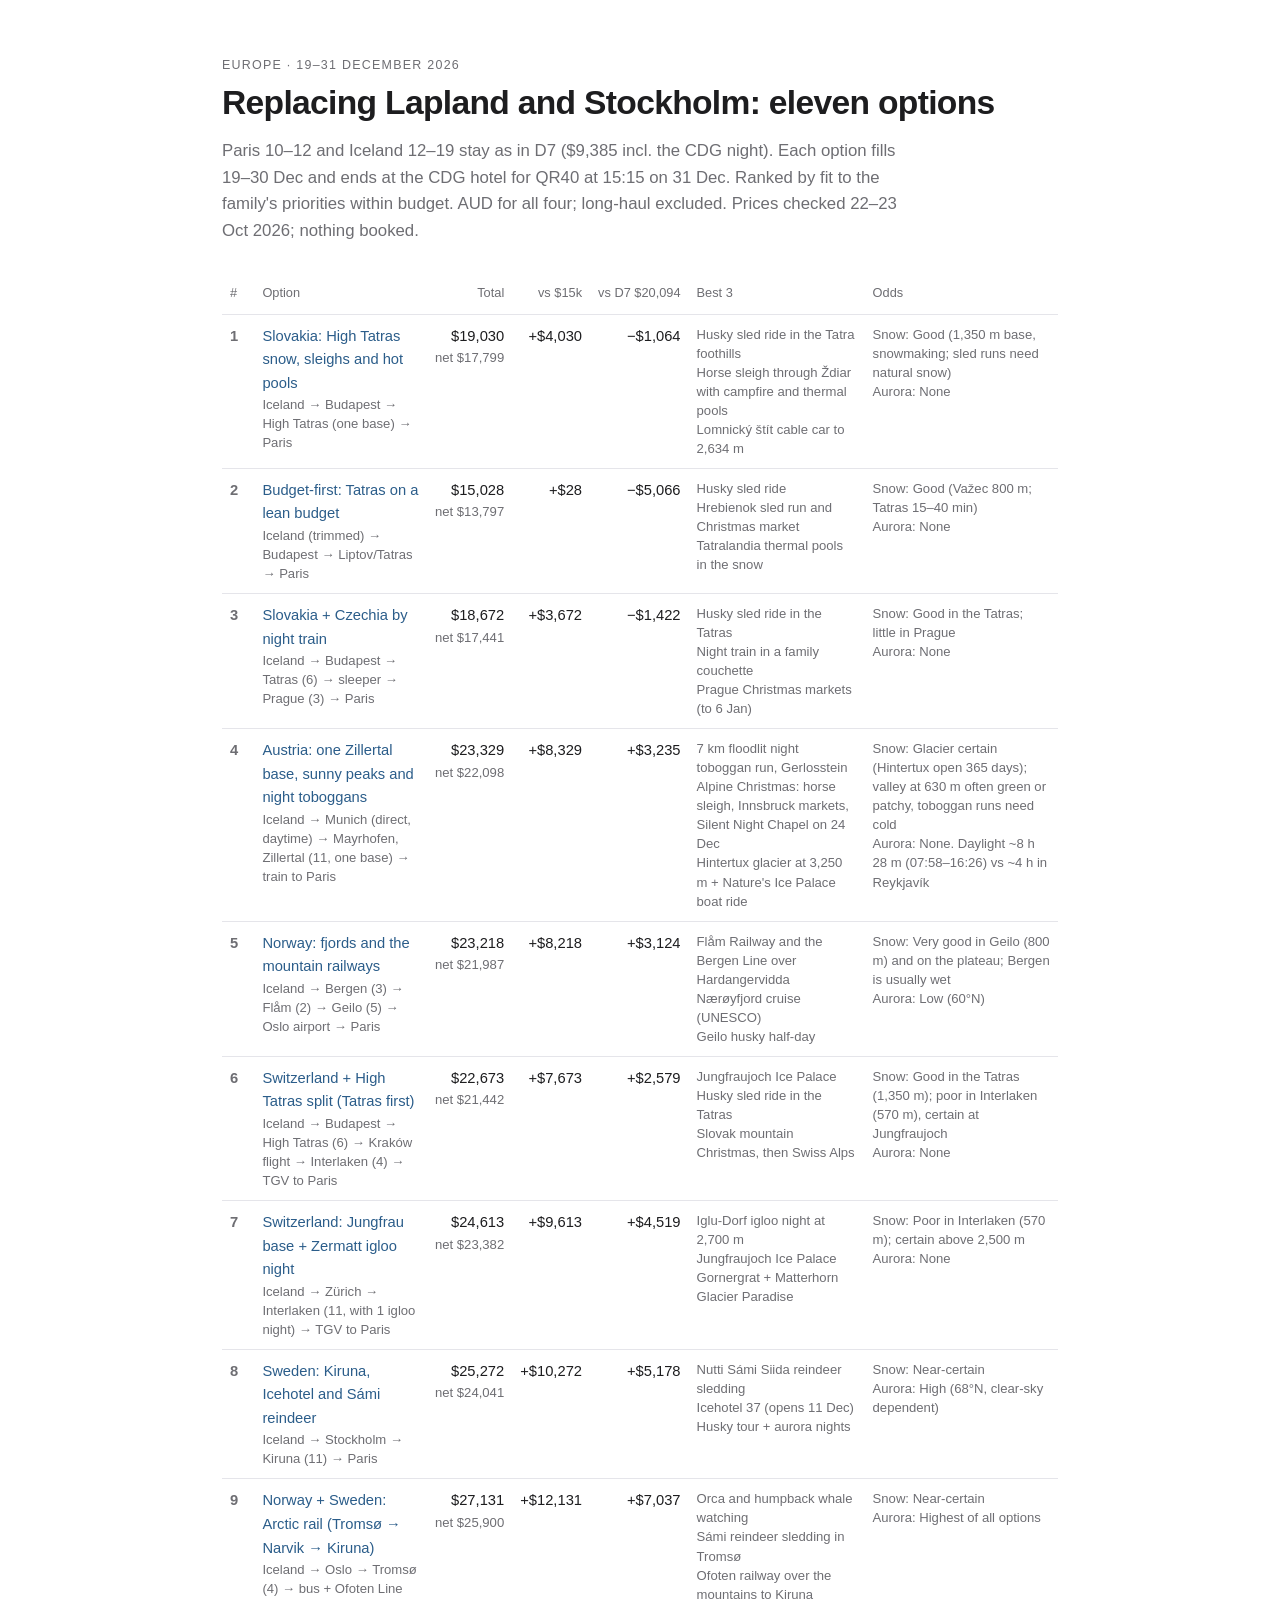
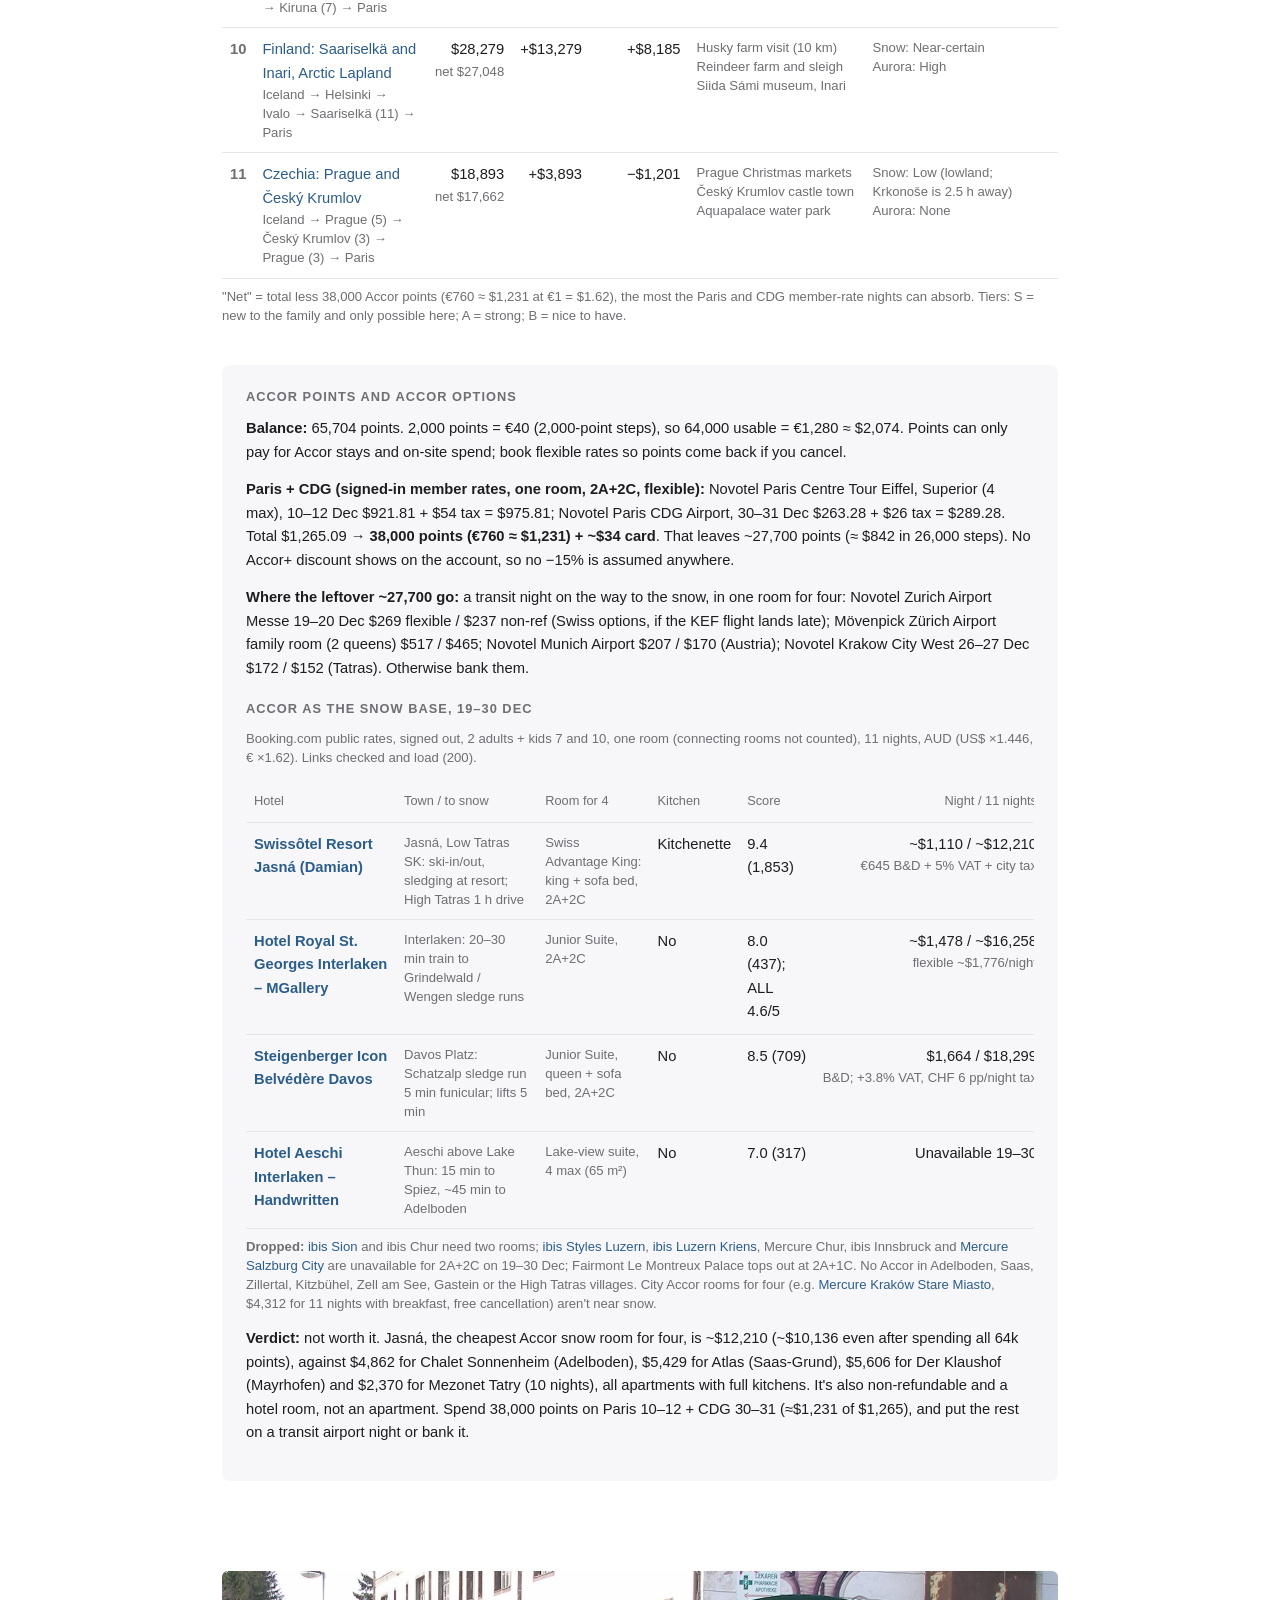
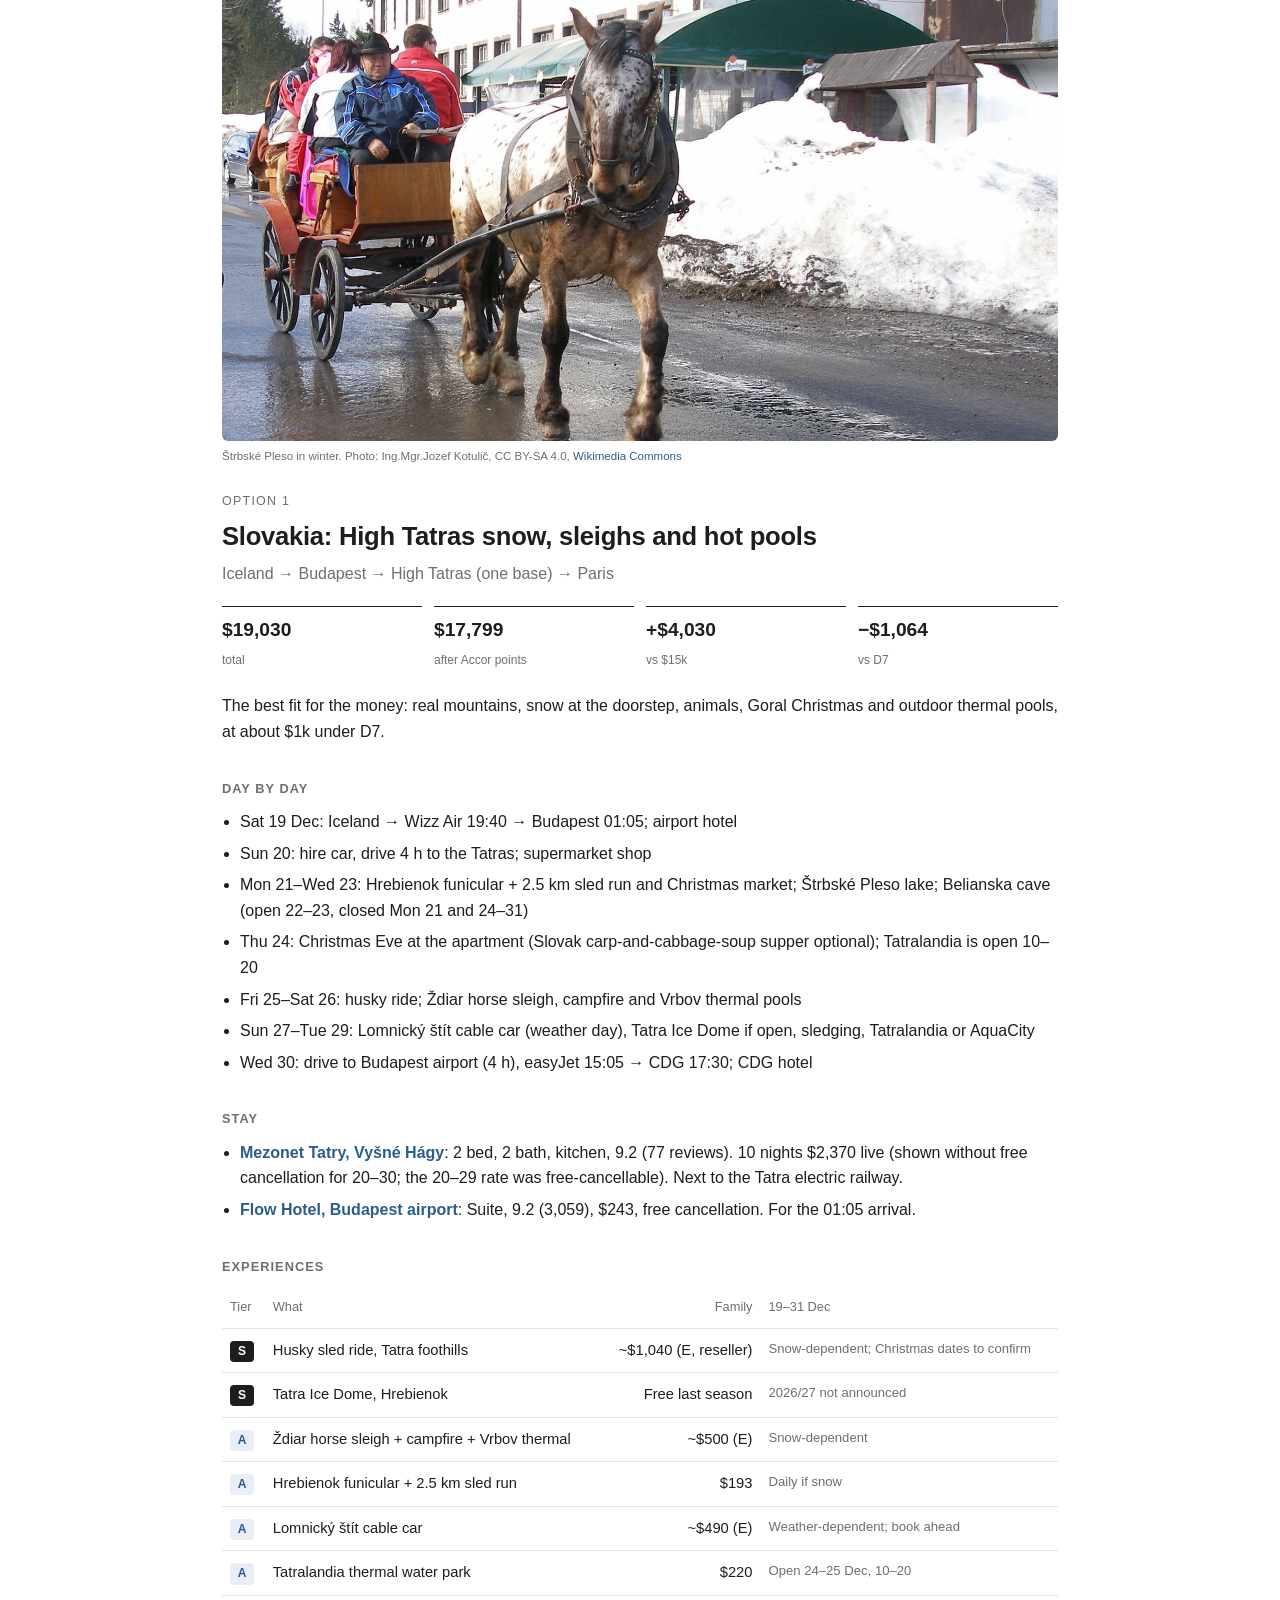
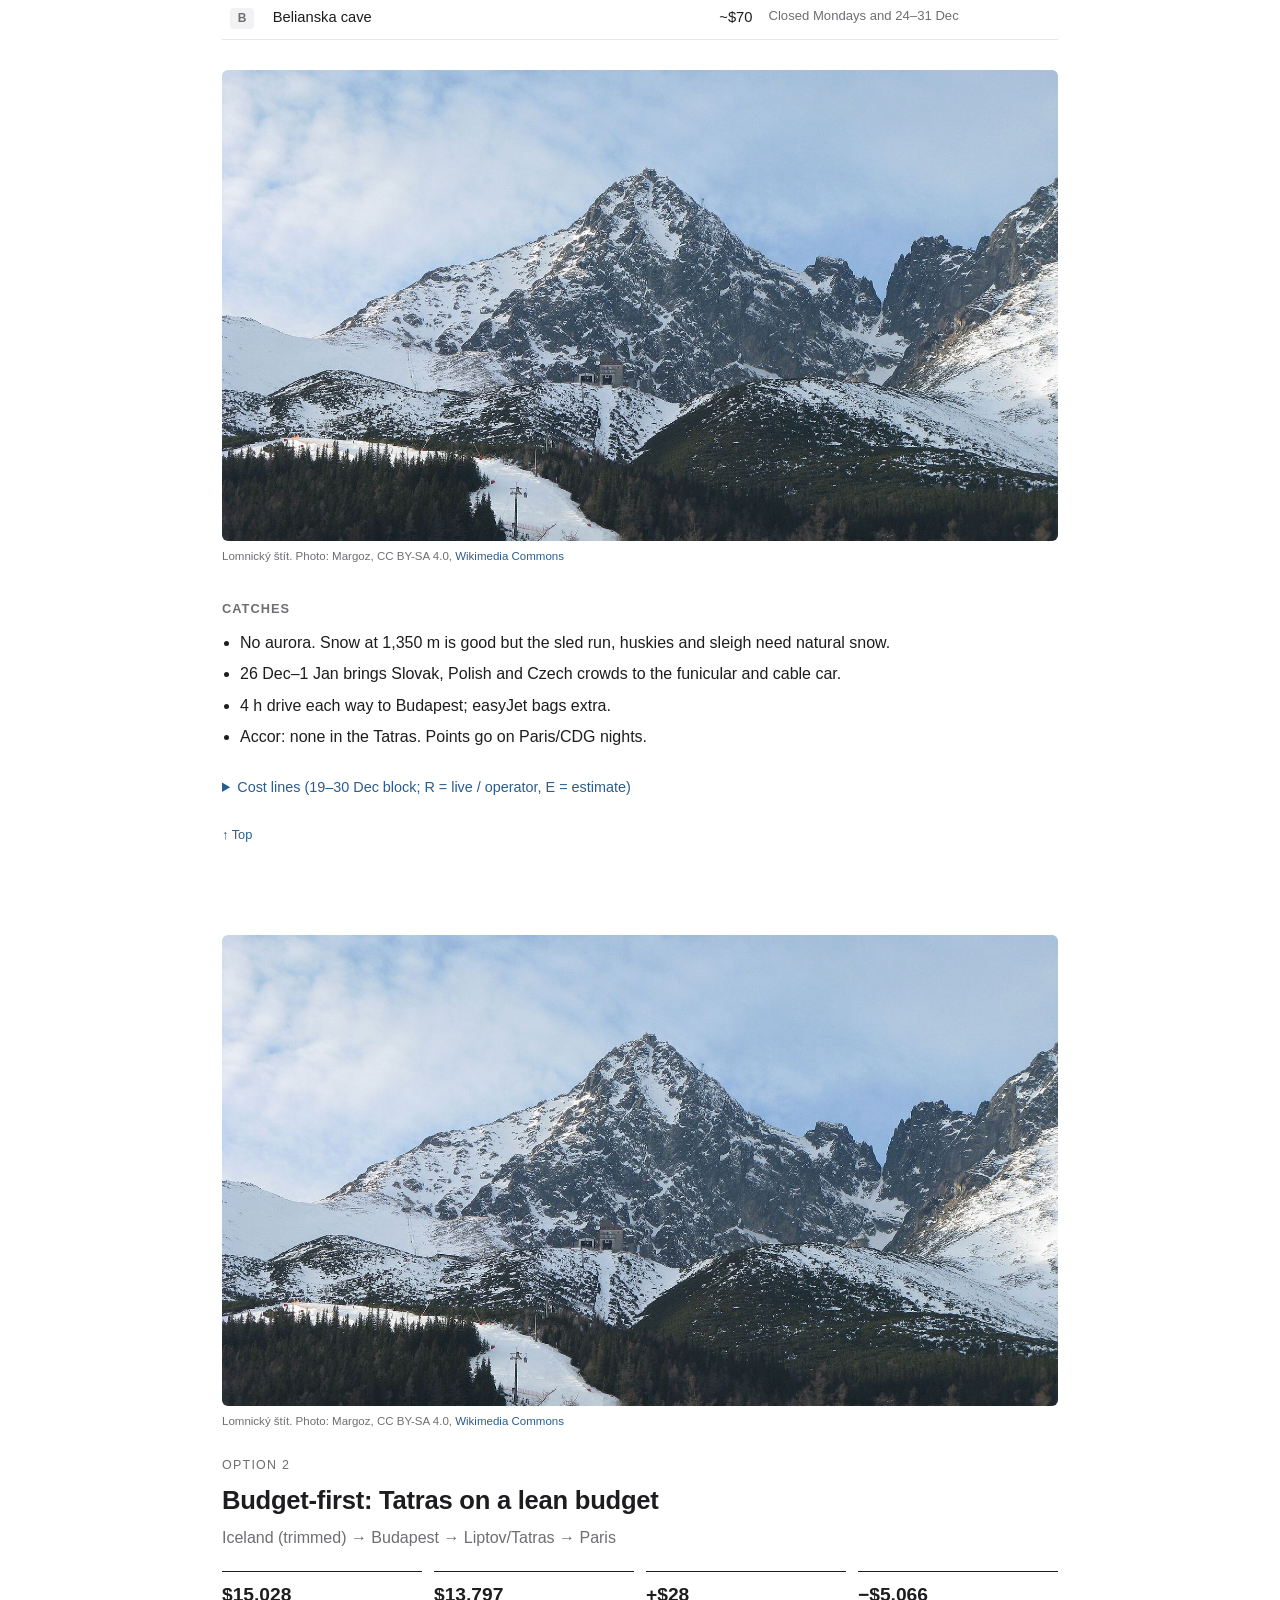
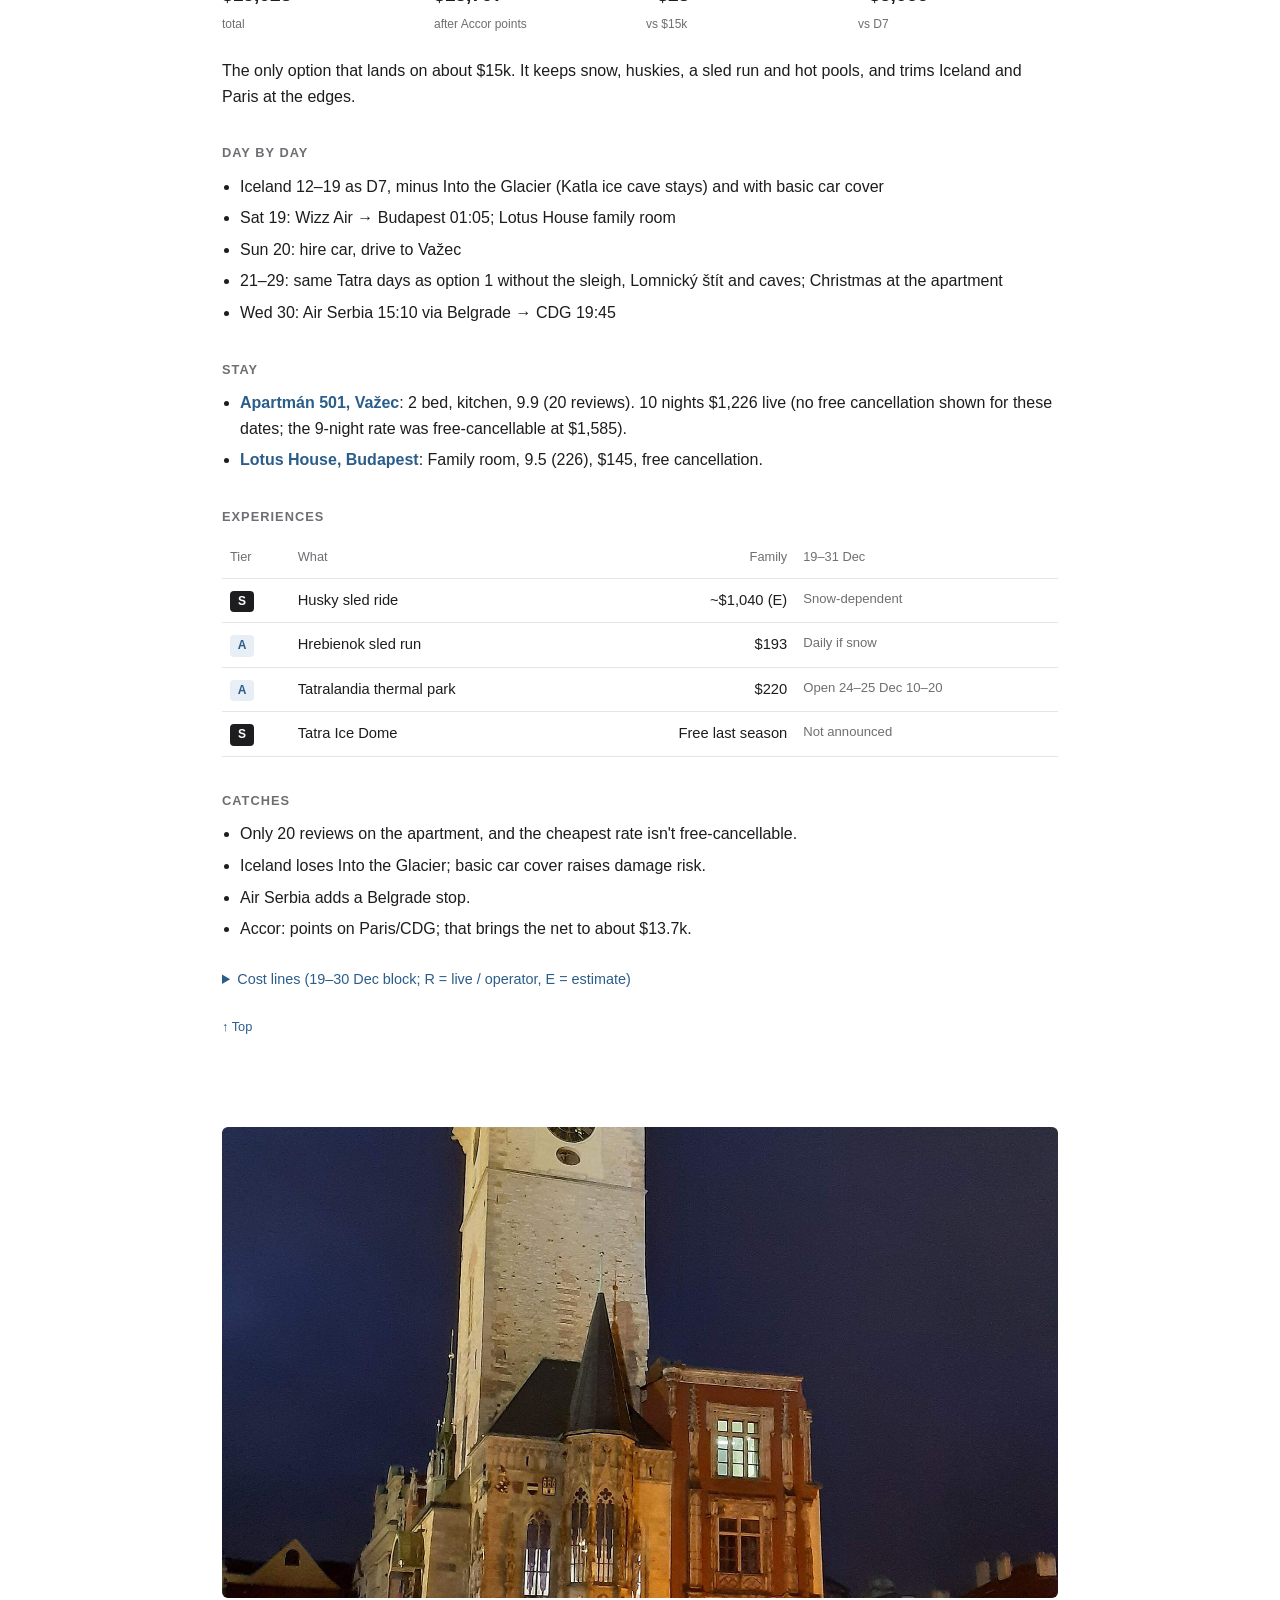
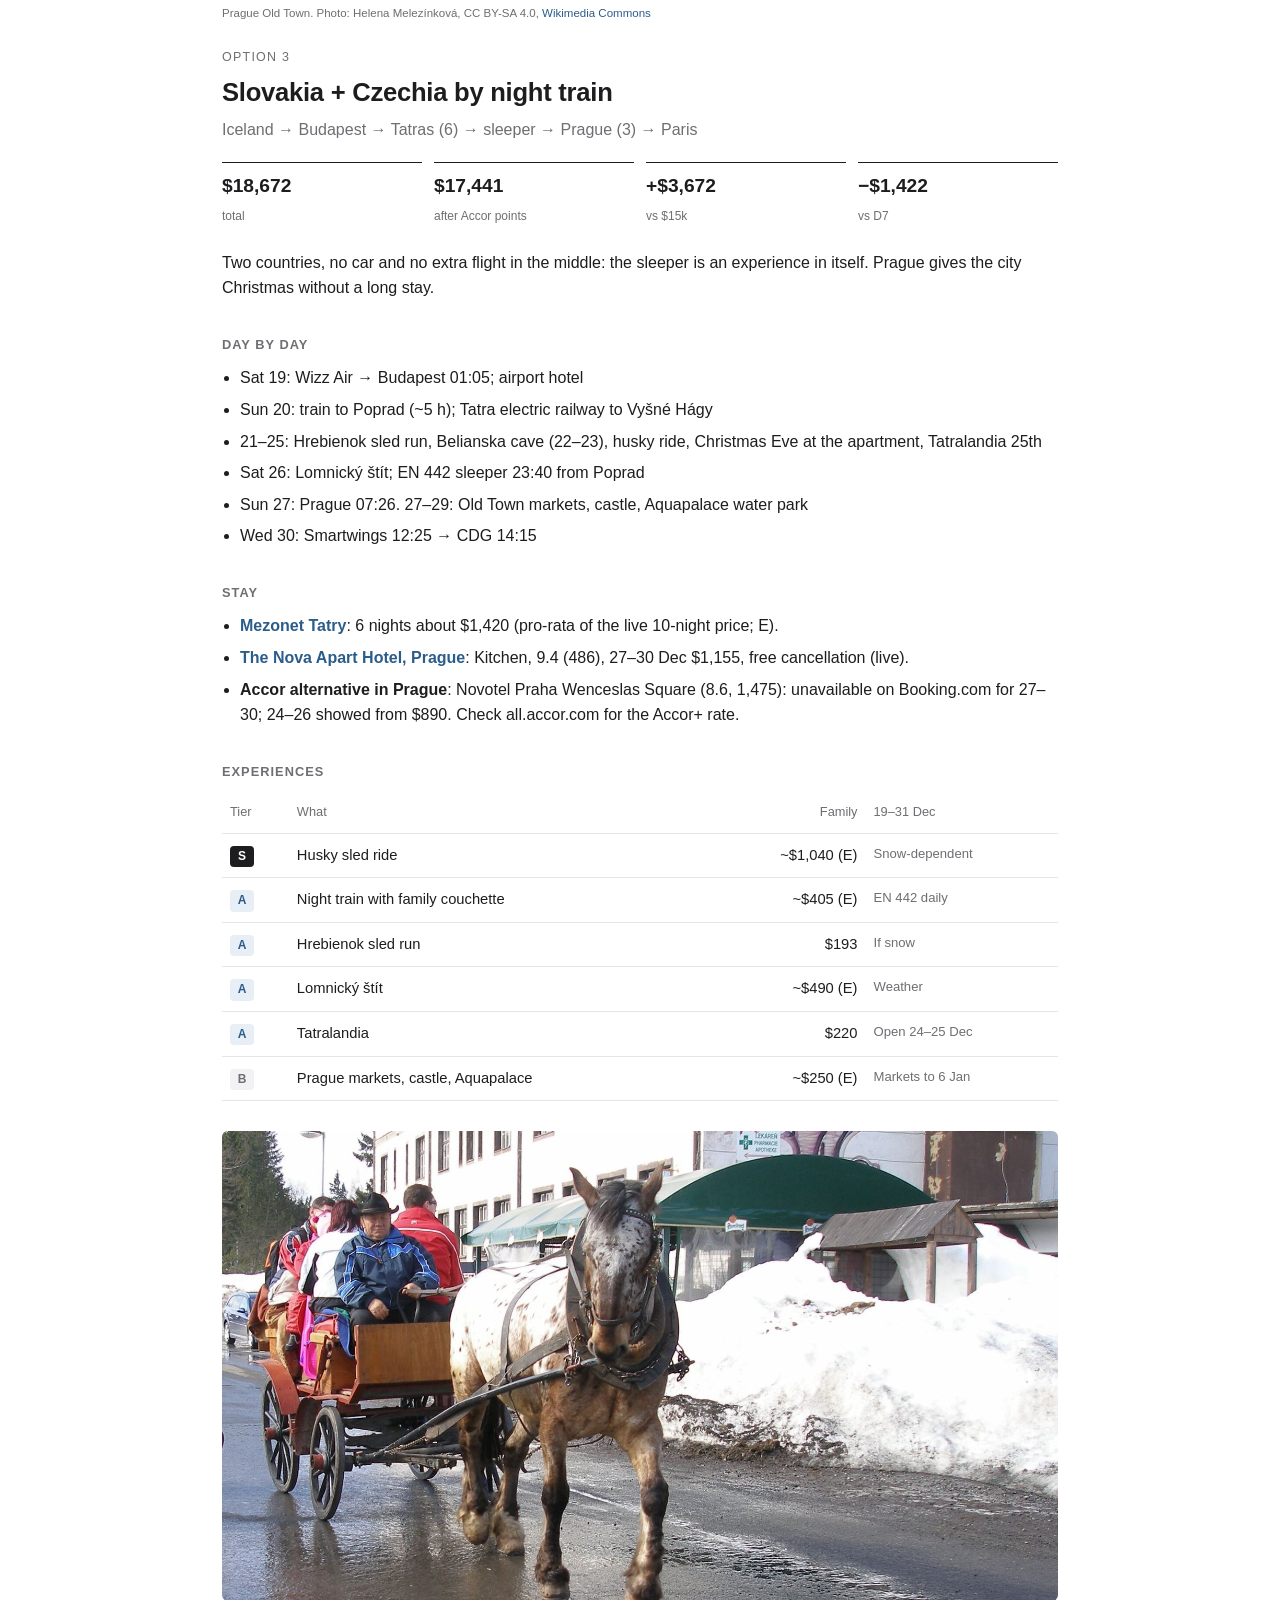
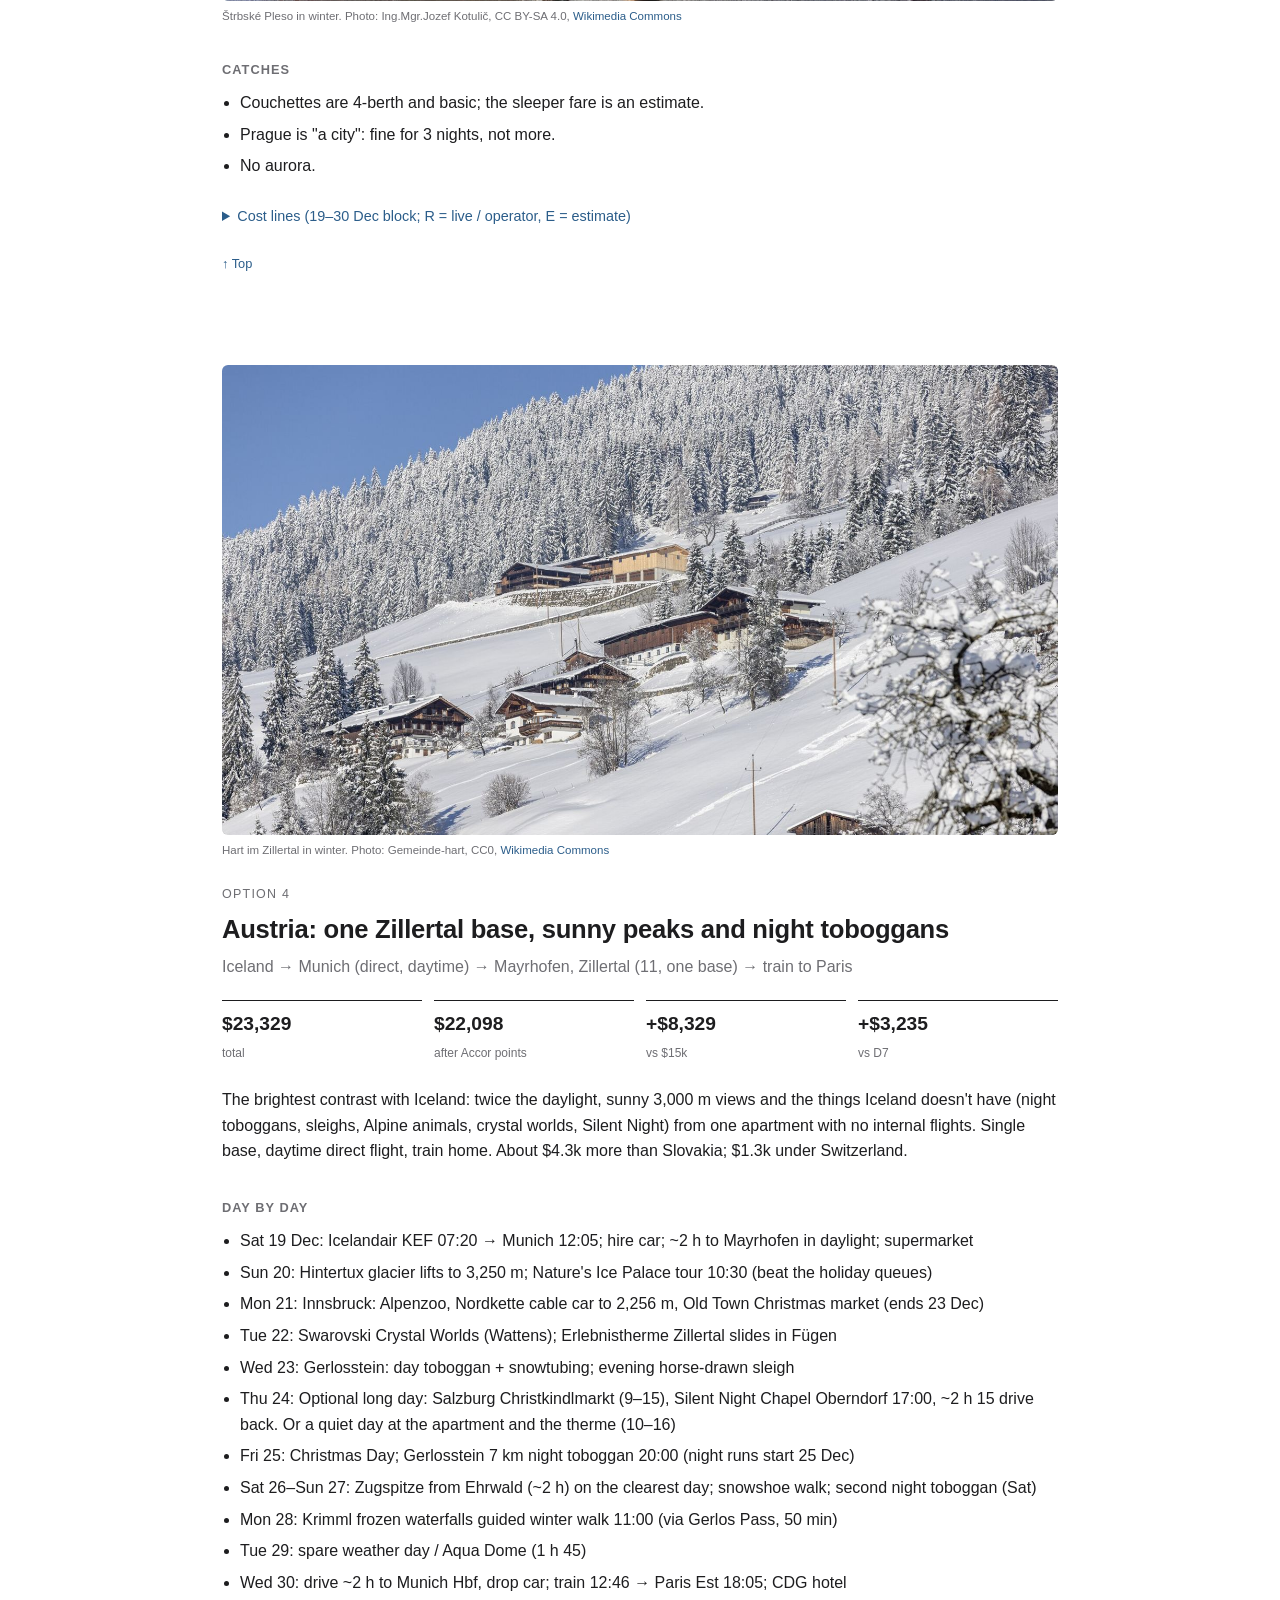
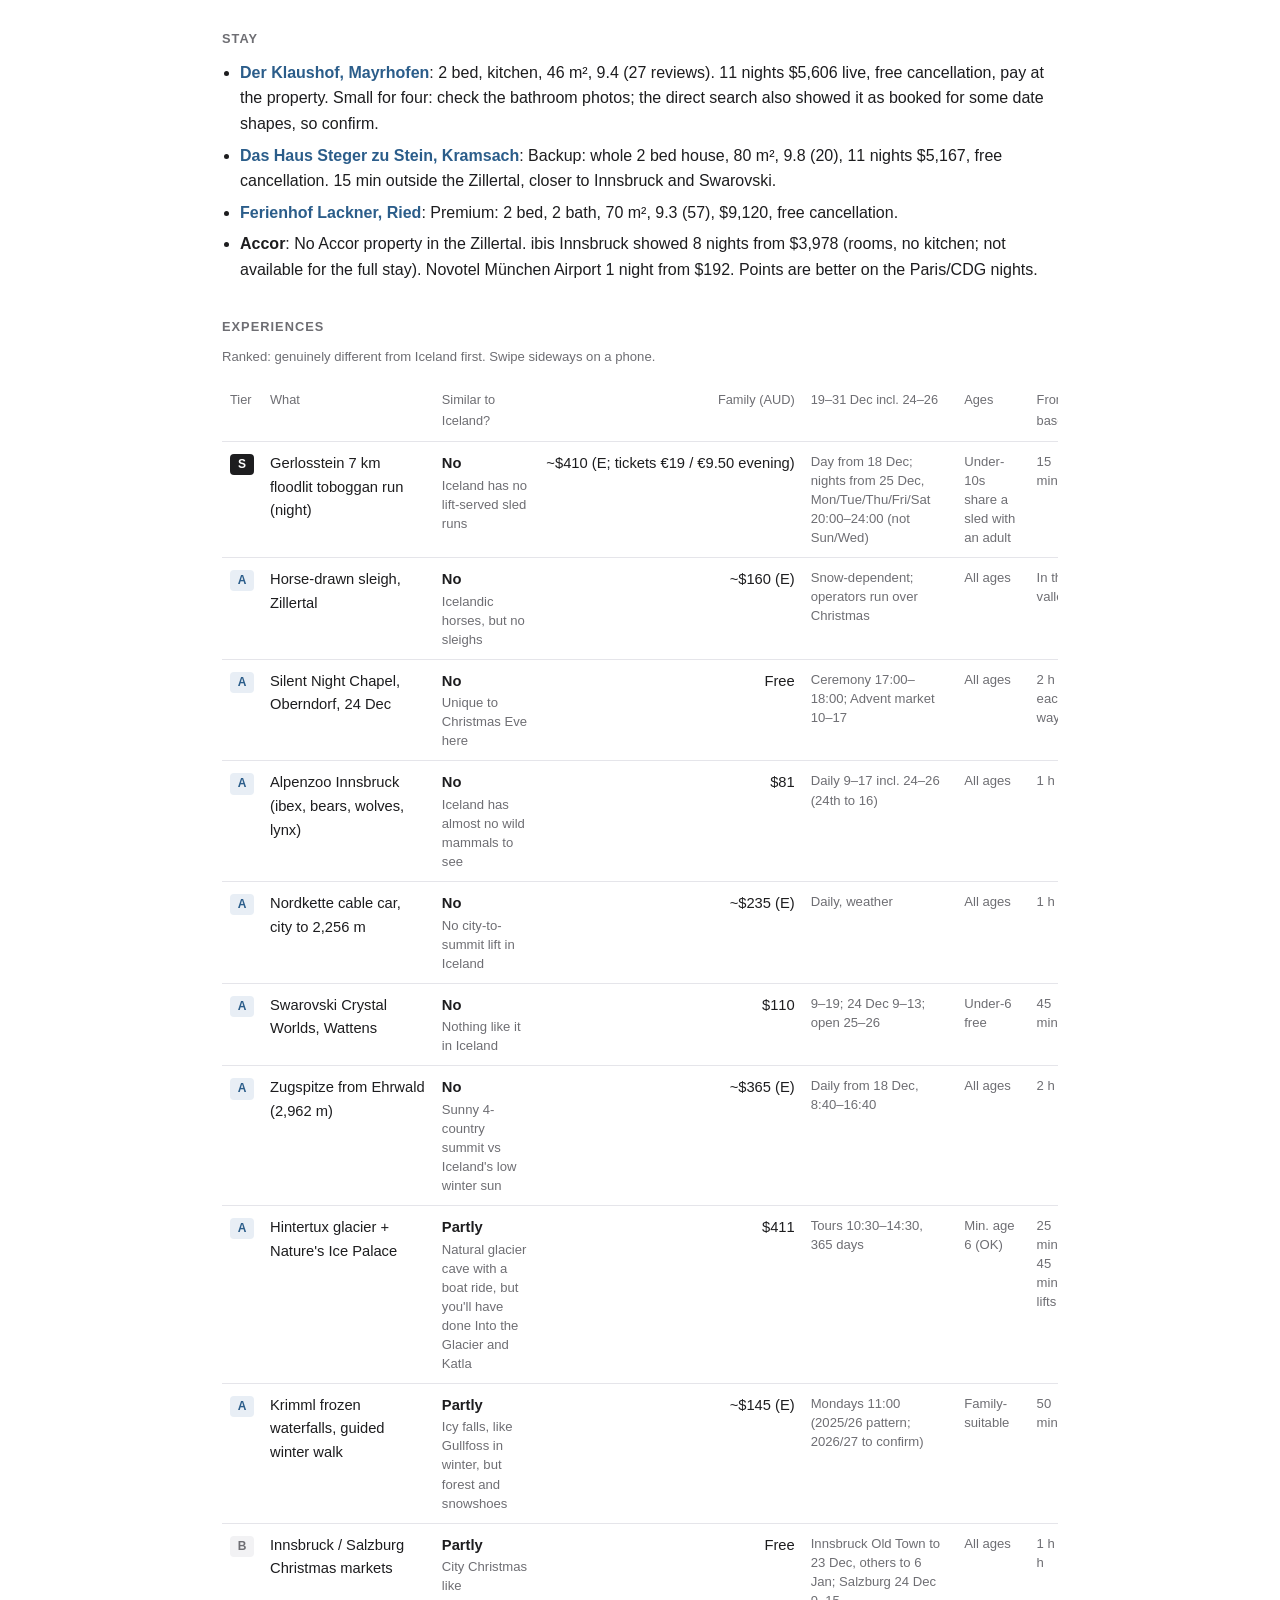
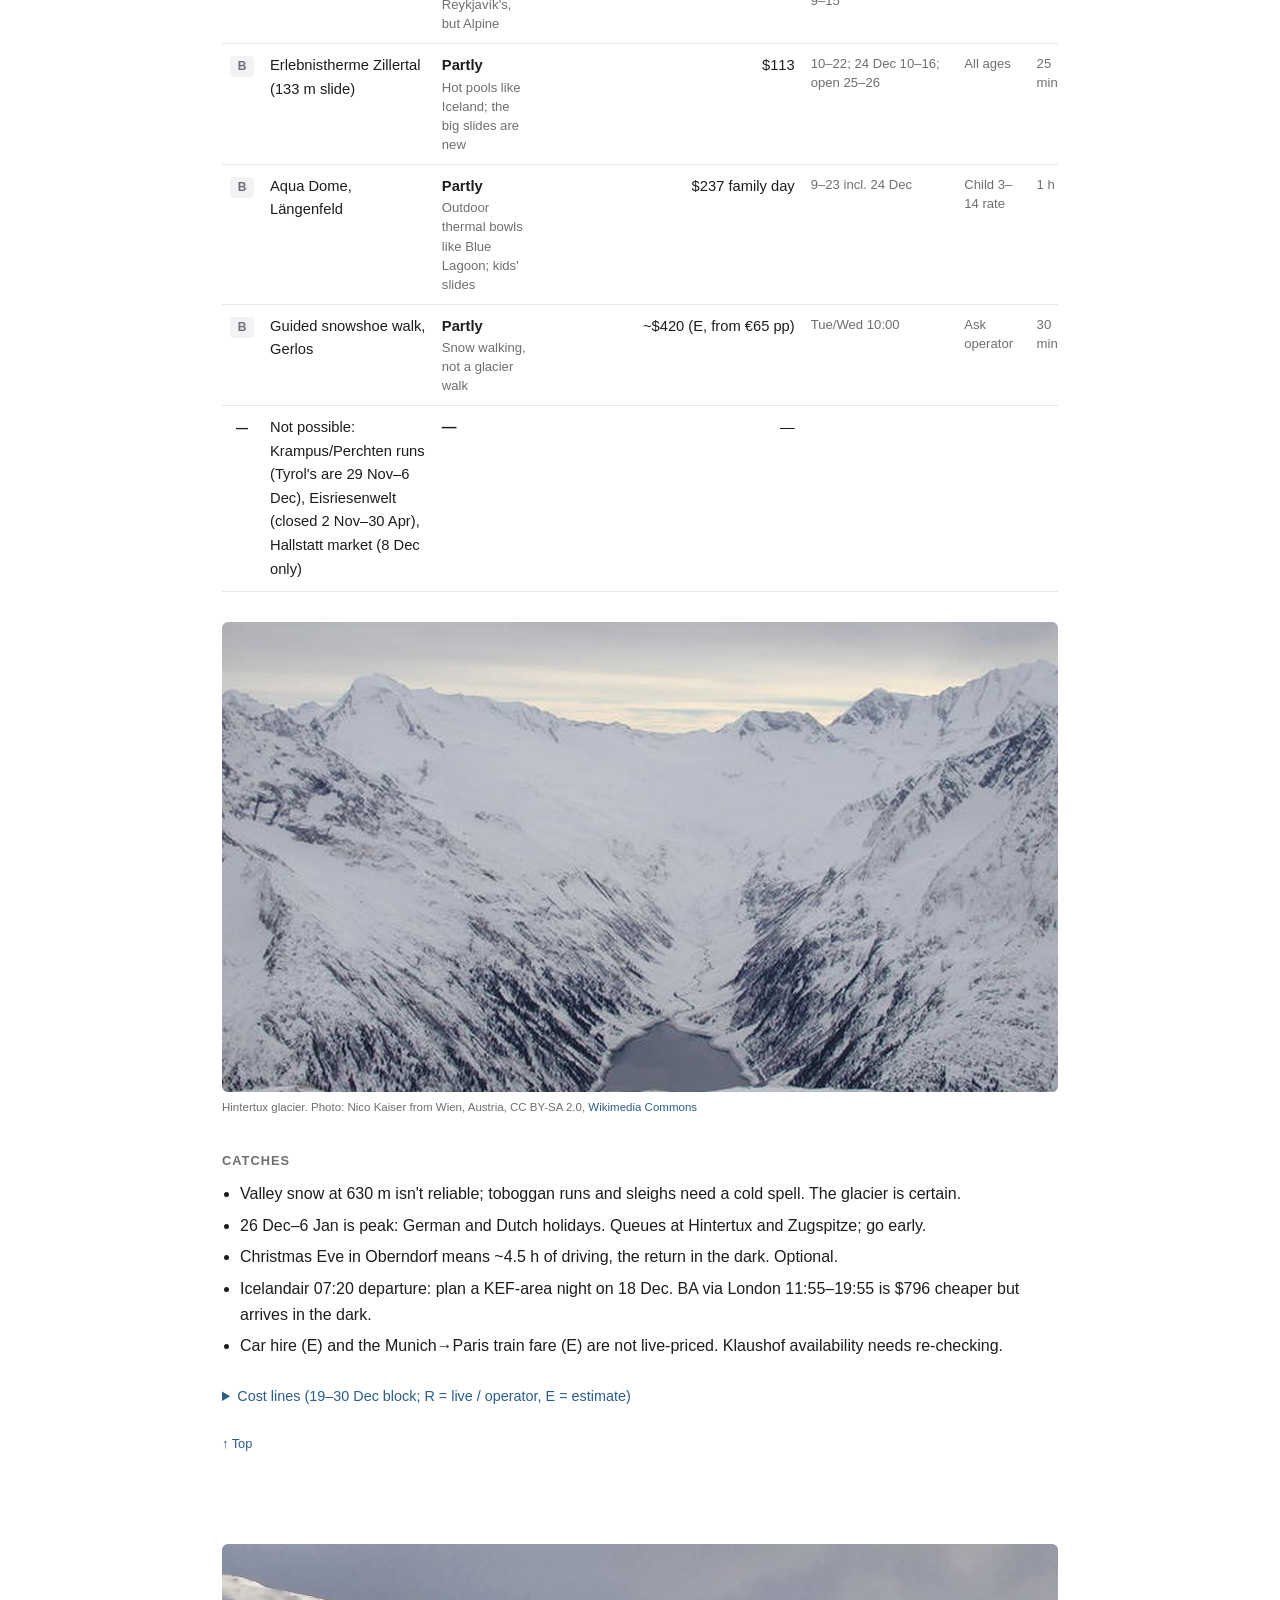
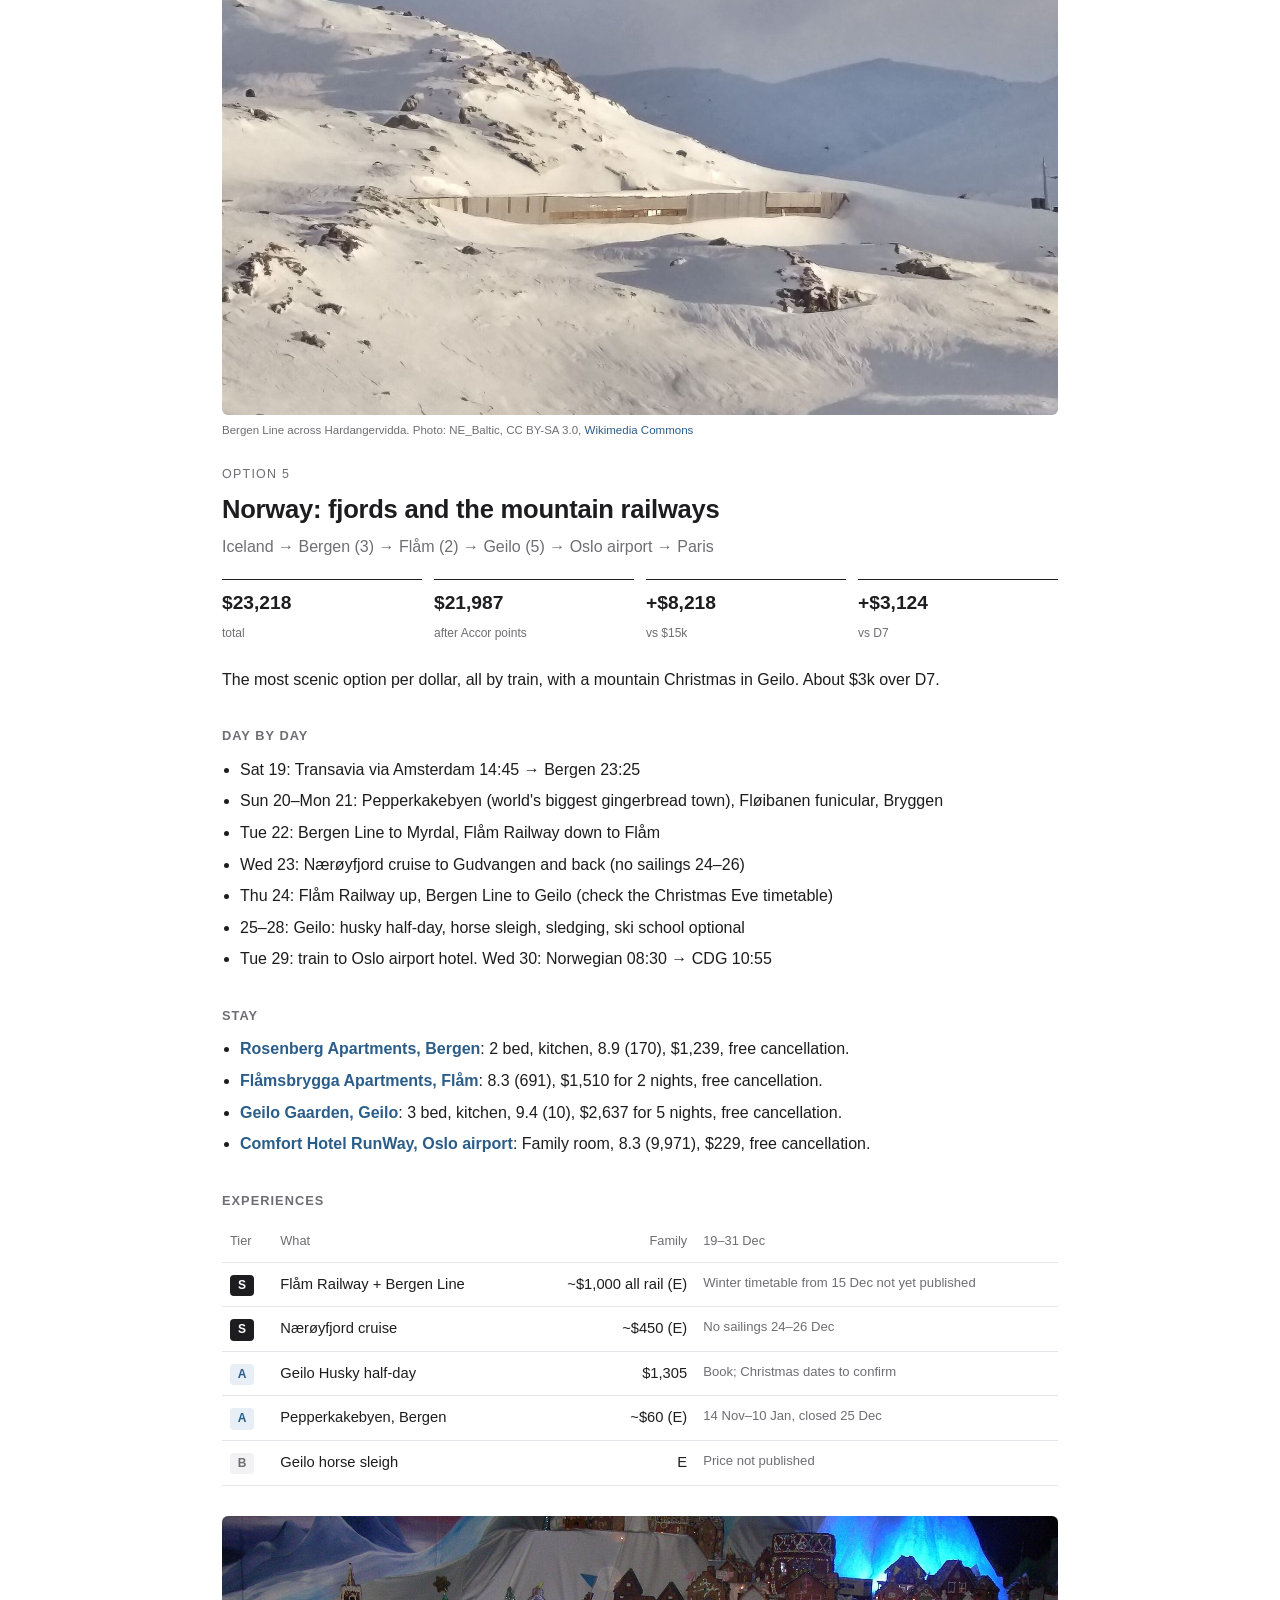
<file: europe-dec-2026/options/index.html>
<!doctype html><html lang="en"><head><meta charset="utf-8"><meta name="viewport" content="width=device-width,initial-scale=1"><meta name="robots" content="noindex">
<title>19–31 Dec options</title><style>
:root{--ink:#1d1d1f;--mute:#6e6e73;--line:#e5e5ea;--acc:#2b5d8a}
*{box-sizing:border-box}body{margin:0;font:16px/1.6 -apple-system,BlinkMacSystemFont,"Segoe UI",Inter,Helvetica,Arial,sans-serif;color:var(--ink);background:#fff}
main{max-width:880px;margin:0 auto;padding:56px 22px 80px}h1{font-weight:600;font-size:2.1rem;letter-spacing:-.02em;margin:0 0 8px}
h2{font-weight:600;font-size:1.6rem;letter-spacing:-.01em;margin:4px 0 4px}h3{font-size:.8rem;text-transform:uppercase;letter-spacing:.08em;color:var(--mute);margin:34px 0 10px;font-weight:600}
p{margin:0 0 14px}.lead{color:var(--mute);font-size:1.05rem;max-width:680px}a{color:var(--acc);text-decoration:none}a:hover{text-decoration:underline}
table{width:100%;border-collapse:collapse;font-size:.92rem}td,th{padding:10px 8px;border-bottom:1px solid var(--line);vertical-align:top;text-align:left}th{font-weight:500;color:var(--mute);font-size:.8rem}
.r{text-align:right;white-space:nowrap}.n{font-weight:600;color:var(--mute)}.sub{color:var(--mute);font-size:.82rem;line-height:1.45}.t{color:var(--mute);font-size:.75rem}
.wrap{overflow-x:auto;margin:28px 0 8px}.summary{min-width:760px}
section{margin-top:90px}.hero{margin:0 0 26px}.hero img,.half img{width:100%;aspect-ratio:16/9;object-fit:cover;border-radius:6px;display:block}
figcaption{font-size:.72rem;color:var(--mute);margin-top:6px}.half{margin:30px 0 0}
.kick{font-size:.78rem;letter-spacing:.1em;text-transform:uppercase;color:var(--mute);margin:0}.route{color:var(--mute);margin-bottom:20px}
.stats{display:grid;grid-template-columns:repeat(4,1fr);gap:12px;margin:0 0 22px}.stats div{border-top:1px solid var(--ink);padding-top:8px}.stats b{display:block;font-size:1.2rem;font-weight:600}.stats span{font-size:.75rem;color:var(--mute)}
ul{padding-left:18px;margin:0}li{margin:0 0 6px}.tier{display:inline-block;width:24px;text-align:center;border-radius:4px;font-size:.75rem;font-weight:600;padding:1px 0}
.tS{background:#1d1d1f;color:#fff}.tA{background:#e8eef5;color:#2b5d8a}.tB{background:#f2f2f4;color:#6e6e73}
details{margin-top:26px}summary{cursor:pointer;color:var(--acc);font-size:.9rem}.cost td{font-size:.85rem}.sum td{font-weight:600}
.note{background:#f7f7f9;border-radius:8px;padding:22px 24px;margin-top:40px;font-size:.92rem}.note h3{margin-top:0}.top{font-size:.8rem;margin-top:26px}
@media(max-width:600px){td,th{padding:8px 4px}.exp .r,.cost .r{white-space:normal}table.exp,table.cost{word-break:break-word}.stats b{font-size:1.05rem}main{padding:34px 16px 60px}h1{font-size:1.6rem}.stats{grid-template-columns:repeat(2,1fr)}}
</style></head><body><main id="top">
<p class="kick">Europe · 19–31 December 2026</p><h1>Replacing Lapland and Stockholm: eleven options</h1>
<p class="lead">Paris 10–12 and Iceland 12–19 stay as in D7 ($9,385 incl. the CDG night). Each option fills 19–30 Dec and ends at the CDG hotel for QR40 at 15:15 on 31 Dec. Ranked by fit to the family's priorities within budget. AUD for all four; long-haul excluded. Prices checked 22–23 Oct 2026; nothing booked.</p>
<div class="wrap"><table class="summary"><tr><th>#</th><th>Option</th><th class="r">Total</th><th class="r">vs $15k</th><th class="r">vs D7 $20,094</th><th>Best 3</th><th>Odds</th></tr><tr><td class="n">1</td><td><a href="#o1">Slovakia: High Tatras snow, sleighs and hot pools</a><div class="sub">Iceland → Budapest → High Tatras (one base) → Paris</div></td><td class="r">$19,030<div class="sub">net $17,799</div></td><td class="r">+$4,030</td><td class="r">−$1,064</td><td class="sub">Husky sled ride in the Tatra foothills<br>Horse sleigh through Ždiar with campfire and thermal pools<br>Lomnický štít cable car to 2,634 m</td><td class="sub">Snow: Good (1,350 m base, snowmaking; sled runs need natural snow)<br>Aurora: None</td></tr><tr><td class="n">2</td><td><a href="#o2">Budget-first: Tatras on a lean budget</a><div class="sub">Iceland (trimmed) → Budapest → Liptov/Tatras → Paris</div></td><td class="r">$15,028<div class="sub">net $13,797</div></td><td class="r">+$28</td><td class="r">−$5,066</td><td class="sub">Husky sled ride<br>Hrebienok sled run and Christmas market<br>Tatralandia thermal pools in the snow</td><td class="sub">Snow: Good (Važec 800 m; Tatras 15–40 min)<br>Aurora: None</td></tr><tr><td class="n">3</td><td><a href="#o3">Slovakia + Czechia by night train</a><div class="sub">Iceland → Budapest → Tatras (6) → sleeper → Prague (3) → Paris</div></td><td class="r">$18,672<div class="sub">net $17,441</div></td><td class="r">+$3,672</td><td class="r">−$1,422</td><td class="sub">Husky sled ride in the Tatras<br>Night train in a family couchette<br>Prague Christmas markets (to 6 Jan)</td><td class="sub">Snow: Good in the Tatras; little in Prague<br>Aurora: None</td></tr><tr><td class="n">4</td><td><a href="#o4">Austria: one Zillertal base, sunny peaks and night toboggans</a><div class="sub">Iceland → Munich (direct, daytime) → Mayrhofen, Zillertal (11, one base) → train to Paris</div></td><td class="r">$23,329<div class="sub">net $22,098</div></td><td class="r">+$8,329</td><td class="r">+$3,235</td><td class="sub">7 km floodlit night toboggan run, Gerlosstein<br>Alpine Christmas: horse sleigh, Innsbruck markets, Silent Night Chapel on 24 Dec<br>Hintertux glacier at 3,250 m + Nature&#x27;s Ice Palace boat ride</td><td class="sub">Snow: Glacier certain (Hintertux open 365 days); valley at 630 m often green or patchy, toboggan runs need cold<br>Aurora: None. Daylight ~8 h 28 m (07:58–16:26) vs ~4 h in Reykjavík</td></tr><tr><td class="n">5</td><td><a href="#o5">Norway: fjords and the mountain railways</a><div class="sub">Iceland → Bergen (3) → Flåm (2) → Geilo (5) → Oslo airport → Paris</div></td><td class="r">$23,218<div class="sub">net $21,987</div></td><td class="r">+$8,218</td><td class="r">+$3,124</td><td class="sub">Flåm Railway and the Bergen Line over Hardangervidda<br>Nærøyfjord cruise (UNESCO)<br>Geilo husky half-day</td><td class="sub">Snow: Very good in Geilo (800 m) and on the plateau; Bergen is usually wet<br>Aurora: Low (60°N)</td></tr><tr><td class="n">6</td><td><a href="#o6">Switzerland + High Tatras split (Tatras first)</a><div class="sub">Iceland → Budapest → High Tatras (6) → Kraków flight → Interlaken (4) → TGV to Paris</div></td><td class="r">$22,673<div class="sub">net $21,442</div></td><td class="r">+$7,673</td><td class="r">+$2,579</td><td class="sub">Jungfraujoch Ice Palace<br>Husky sled ride in the Tatras<br>Slovak mountain Christmas, then Swiss Alps</td><td class="sub">Snow: Good in the Tatras (1,350 m); poor in Interlaken (570 m), certain at Jungfraujoch<br>Aurora: None</td></tr><tr><td class="n">7</td><td><a href="#o7">Switzerland: Jungfrau base + Zermatt igloo night</a><div class="sub">Iceland → Zürich → Interlaken (11, with 1 igloo night) → TGV to Paris</div></td><td class="r">$24,613<div class="sub">net $23,382</div></td><td class="r">+$9,613</td><td class="r">+$4,519</td><td class="sub">Iglu-Dorf igloo night at 2,700 m<br>Jungfraujoch Ice Palace<br>Gornergrat + Matterhorn Glacier Paradise</td><td class="sub">Snow: Poor in Interlaken (570 m); certain above 2,500 m<br>Aurora: None</td></tr><tr><td class="n">8</td><td><a href="#o8">Sweden: Kiruna, Icehotel and Sámi reindeer</a><div class="sub">Iceland → Stockholm → Kiruna (11) → Paris</div></td><td class="r">$25,272<div class="sub">net $24,041</div></td><td class="r">+$10,272</td><td class="r">+$5,178</td><td class="sub">Nutti Sámi Siida reindeer sledding<br>Icehotel 37 (opens 11 Dec)<br>Husky tour + aurora nights</td><td class="sub">Snow: Near-certain<br>Aurora: High (68°N, clear-sky dependent)</td></tr><tr><td class="n">9</td><td><a href="#o9">Norway + Sweden: Arctic rail (Tromsø → Narvik → Kiruna)</a><div class="sub">Iceland → Oslo → Tromsø (4) → bus + Ofoten Line → Kiruna (7) → Paris</div></td><td class="r">$27,131<div class="sub">net $25,900</div></td><td class="r">+$12,131</td><td class="r">+$7,037</td><td class="sub">Orca and humpback whale watching<br>Sámi reindeer sledding in Tromsø<br>Ofoten railway over the mountains to Kiruna</td><td class="sub">Snow: Near-certain<br>Aurora: Highest of all options</td></tr><tr><td class="n">10</td><td><a href="#o10">Finland: Saariselkä and Inari, Arctic Lapland</a><div class="sub">Iceland → Helsinki → Ivalo → Saariselkä (11) → Paris</div></td><td class="r">$28,279<div class="sub">net $27,048</div></td><td class="r">+$13,279</td><td class="r">+$8,185</td><td class="sub">Husky farm visit (10 km)<br>Reindeer farm and sleigh<br>Siida Sámi museum, Inari</td><td class="sub">Snow: Near-certain<br>Aurora: High</td></tr><tr><td class="n">11</td><td><a href="#o11">Czechia: Prague and Český Krumlov</a><div class="sub">Iceland → Prague (5) → Český Krumlov (3) → Prague (3) → Paris</div></td><td class="r">$18,893<div class="sub">net $17,662</div></td><td class="r">+$3,893</td><td class="r">−$1,201</td><td class="sub">Prague Christmas markets<br>Český Krumlov castle town<br>Aquapalace water park</td><td class="sub">Snow: Low (lowland; Krkonoše is 2.5 h away)<br>Aurora: None</td></tr></table></div>
<p class="sub">"Net" = total less 38,000 Accor points (€760 ≈ $1,231 at €1 = $1.62), the most the Paris and CDG member-rate nights can absorb. Tiers: S = new to the family and only possible here; A = strong; B = nice to have.</p>
<div class="note" id="accor"><h3>Accor points and Accor options</h3>
<p><b>Balance:</b> 65,704 points. 2,000 points = €40 (2,000-point steps), so 64,000 usable = €1,280 ≈ $2,074. Points can only pay for Accor stays and on-site spend; book flexible rates so points come back if you cancel.</p>
<p><b>Paris + CDG (signed-in member rates, one room, 2A+2C, flexible):</b> Novotel Paris Centre Tour Eiffel, Superior (4 max), 10–12 Dec $921.81 + $54 tax = $975.81; Novotel Paris CDG Airport, 30–31 Dec $263.28 + $26 tax = $289.28. Total $1,265.09 → <b>38,000 points (€760 ≈ $1,231) + ~$34 card</b>. That leaves ~27,700 points (≈ $842 in 26,000 steps). No Accor+ discount shows on the account, so no −15% is assumed anywhere.</p>
<p><b>Where the leftover ~27,700 go:</b> a transit night on the way to the snow, in one room for four: Novotel Zurich Airport Messe 19–20 Dec $269 flexible / $237 non-ref (Swiss options, if the KEF flight lands late); Mövenpick Zürich Airport family room (2 queens) $517 / $465; Novotel Munich Airport $207 / $170 (Austria); Novotel Krakow City West 26–27 Dec $172 / $152 (Tatras). Otherwise bank them.</p>
<h3 style="margin-top:18px">Accor as the snow base, 19–30 Dec</h3>
<p class="sub">Booking.com public rates, signed out, 2 adults + kids 7 and 10, one room (connecting rooms not counted), 11 nights, AUD (US$ ×1.446, € ×1.62). Links checked and load (200).</p>
<div class="wrap" style="margin-top:0"><table class="exp" style="min-width:1000px"><tr><th>Hotel</th><th>Town / to snow</th><th>Room for 4</th><th>Kitchen</th><th>Score</th><th class="r">Night / 11 nights</th><th>Cancellation</th><th class="r">After 64k pts</th></tr>
<tr><td><b><a href="https://all.accor.com/hotel/C2F3/index.en.shtml">Swissôtel Resort Jasná (Damian)</a></b></td><td class="sub">Jasná, Low Tatras SK: ski-in/out, sledging at resort; High Tatras 1 h drive</td><td class="sub">Swiss Advantage King: king + sofa bed, 2A+2C</td><td>Kitchenette</td><td>9.4 (1,853)</td><td class="r">~$1,110 / ~$12,210<div class="sub">€645 B&amp;D + 5% VAT + city tax</div></td><td class="sub">Non-refundable (only 2A+2C rate shown)</td><td class="r">~$10,136</td></tr>
<tr><td><b><a href="https://all.accor.com/hotel/8983/index.en.shtml">Hotel Royal St. Georges Interlaken – MGallery</a></b></td><td class="sub">Interlaken: 20–30 min train to Grindelwald / Wengen sledge runs</td><td class="sub">Junior Suite, 2A+2C</td><td>No</td><td>8.0 (437); ALL 4.6/5</td><td class="r">~$1,478 / ~$16,258<div class="sub">flexible ~$1,776/night</div></td><td class="sub">Non-ref; flexible free to 12 Dec</td><td class="r">~$14,184</td></tr>
<tr><td><b><a href="https://all.accor.com/hotel/C712/index.en.shtml">Steigenberger Icon Belvédère Davos</a></b></td><td class="sub">Davos Platz: Schatzalp sledge run 5 min funicular; lifts 5 min</td><td class="sub">Junior Suite, queen + sofa bed, 2A+2C</td><td>No</td><td>8.5 (709)</td><td class="r">$1,664 / $18,299<div class="sub">B&amp;D; +3.8% VAT, CHF 6 pp/night tax</div></td><td class="sub">Free to 28 Nov</td><td class="r">~$16,225</td></tr>
<tr><td><b><a href="https://all.accor.com/hotel/C6L3/index.en.shtml">Hotel Aeschi Interlaken – Handwritten</a></b></td><td class="sub">Aeschi above Lake Thun: 15 min to Spiez, ~45 min to Adelboden</td><td class="sub">Lake-view suite, 4 max (65 m²)</td><td>No</td><td>7.0 (317)</td><td class="r">Unavailable 19–30</td><td class="sub">—</td><td class="r">—</td></tr>
</table></div>
<p class="sub"><b>Dropped:</b> <a href="https://all.accor.com/hotel/0960/index.en.shtml">ibis Sion</a> and ibis Chur need two rooms; <a href="https://all.accor.com/hotel/8549/index.en.shtml">ibis Styles Luzern</a>, <a href="https://all.accor.com/hotel/2982/index.en.shtml">ibis Luzern Kriens</a>, Mercure Chur, ibis Innsbruck and <a href="https://all.accor.com/hotel/0984/index.en.shtml">Mercure Salzburg City</a> are unavailable for 2A+2C on 19–30 Dec; Fairmont Le Montreux Palace tops out at 2A+1C. No Accor in Adelboden, Saas, Zillertal, Kitzbühel, Zell am See, Gastein or the High Tatras villages. City Accor rooms for four (e.g. <a href="https://all.accor.com/hotel/9627/index.en.shtml">Mercure Kraków Stare Miasto</a>, $4,312 for 11 nights with breakfast, free cancellation) aren't near snow.</p>
<p><b>Verdict:</b> not worth it. Jasná, the cheapest Accor snow room for four, is ~$12,210 (~$10,136 even after spending all 64k points), against $4,862 for Chalet Sonnenheim (Adelboden), $5,429 for Atlas (Saas-Grund), $5,606 for Der Klaushof (Mayrhofen) and $2,370 for Mezonet Tatry (10 nights), all apartments with full kitchens. It's also non-refundable and a hotel room, not an apartment. Spend 38,000 points on Paris 10–12 + CDG 30–31 (≈$1,231 of $1,265), and put the rest on a transit airport night or bank it.</p></div>
<section id="o1"><figure class="hero"><img src="img/tatras.jpg" alt="Slovakia: High Tatras snow, sleighs and hot pools" loading="lazy"><figcaption>Štrbské Pleso in winter. Photo: Ing.Mgr.Jozef Kotulič, CC BY-SA 4.0, <a href="https://commons.wikimedia.org/wiki/File:Sneh,_%C5%A0trbsk%C3%A9_Pleso_07_Slovakia_1.jpg" target="_blank" rel="noopener">Wikimedia Commons</a></figcaption></figure>
<p class="kick">Option 1</p><h2>Slovakia: High Tatras snow, sleighs and hot pools</h2><p class="route">Iceland → Budapest → High Tatras (one base) → Paris</p>
<div class="stats"><div><b>$19,030</b><span>total</span></div><div><b>$17,799</b><span>after Accor points</span></div><div><b>+$4,030</b><span>vs $15k</span></div><div><b>−$1,064</b><span>vs D7</span></div></div>
<p>The best fit for the money: real mountains, snow at the doorstep, animals, Goral Christmas and outdoor thermal pools, at about $1k under D7.</p>
<h3>Day by day</h3><ul class="days"><li>Sat 19 Dec: Iceland → Wizz Air 19:40 → Budapest 01:05; airport hotel</li><li>Sun 20: hire car, drive 4 h to the Tatras; supermarket shop</li><li>Mon 21–Wed 23: Hrebienok funicular + 2.5 km sled run and Christmas market; Štrbské Pleso lake; Belianska cave (open 22–23, closed Mon 21 and 24–31)</li><li>Thu 24: Christmas Eve at the apartment (Slovak carp-and-cabbage-soup supper optional); Tatralandia is open 10–20</li><li>Fri 25–Sat 26: husky ride; Ždiar horse sleigh, campfire and Vrbov thermal pools</li><li>Sun 27–Tue 29: Lomnický štít cable car (weather day), Tatra Ice Dome if open, sledging, Tatralandia or AquaCity</li><li>Wed 30: drive to Budapest airport (4 h), easyJet 15:05 → CDG 17:30; CDG hotel</li></ul>
<h3>Stay</h3><ul class="lodge"><li><b><a href="https://www.booking.com/hotel/sk/mezonet-tatry.html" target="_blank" rel="noopener">Mezonet Tatry, Vyšné Hágy</a></b>: 2 bed, 2 bath, kitchen, 9.2 (77 reviews). 10 nights $2,370 live (shown without free cancellation for 20–30; the 20–29 rate was free-cancellable). Next to the Tatra electric railway.</li><li><b><a href="https://www.booking.com/hotel/hu/flow-amp-conference.html" target="_blank" rel="noopener">Flow Hotel, Budapest airport</a></b>: Suite, 9.2 (3,059), $243, free cancellation. For the 01:05 arrival.</li></ul>
<h3>Experiences</h3><table class="exp"><tr><th>Tier</th><th>What</th><th class="r">Family</th><th>19–31 Dec</th></tr><tr><td><span class="tier tS">S</span></td><td>Husky sled ride, Tatra foothills</td><td class="r">~$1,040 (E, reseller)</td><td class="sub">Snow-dependent; Christmas dates to confirm</td></tr><tr><td><span class="tier tS">S</span></td><td>Tatra Ice Dome, Hrebienok</td><td class="r">Free last season</td><td class="sub">2026/27 not announced</td></tr><tr><td><span class="tier tA">A</span></td><td>Ždiar horse sleigh + campfire + Vrbov thermal</td><td class="r">~$500 (E)</td><td class="sub">Snow-dependent</td></tr><tr><td><span class="tier tA">A</span></td><td>Hrebienok funicular + 2.5 km sled run</td><td class="r">$193</td><td class="sub">Daily if snow</td></tr><tr><td><span class="tier tA">A</span></td><td>Lomnický štít cable car</td><td class="r">~$490 (E)</td><td class="sub">Weather-dependent; book ahead</td></tr><tr><td><span class="tier tA">A</span></td><td>Tatralandia thermal water park</td><td class="r">$220</td><td class="sub">Open 24–25 Dec, 10–20</td></tr><tr><td><span class="tier tB">B</span></td><td>Belianska cave</td><td class="r">~$70</td><td class="sub">Closed Mondays and 24–31 Dec</td></tr></table>
<figure class="half"><img src="img/lomnica.jpg" alt="" loading="lazy"><figcaption>Lomnický štít. Photo: Margoz, CC BY-SA 4.0, <a href="https://commons.wikimedia.org/wiki/File:Lomnick%C3%BD_%C5%A1t%C3%ADt_Winter.jpg" target="_blank" rel="noopener">Wikimedia Commons</a></figcaption></figure>
<h3>Catches</h3><ul class="catch"><li>No aurora. Snow at 1,350 m is good but the sled run, huskies and sleigh need natural snow.</li><li>26 Dec–1 Jan brings Slovak, Polish and Czech crowds to the funicular and cable car.</li><li>4 h drive each way to Budapest; easyJet bags extra.</li><li>Accor: none in the Tatras. Points go on Paris/CDG nights.</li></ul>
<details><summary>Cost lines (19–30 Dec block; R = live / operator, E = estimate)</summary><table class="cost"><tr><td>Flight Keflavík→Budapest, Wizz Air 19 Dec 19:40–01:05 non-stop</td><td class="r">$640</td><td class="t">R</td></tr><tr><td>Bags on Wizz Air</td><td class="r">$200</td><td class="t">E</td></tr><tr><td>Flight Budapest→CDG, easyJet 30 Dec 15:05–17:30 non-stop</td><td class="r">$1,342</td><td class="t">R</td></tr><tr><td>Bags on easyJet</td><td class="r">$150</td><td class="t">E</td></tr><tr><td>Budapest airport night 19–20: Flow Hotel suite (9.2, 3,059 reviews, free cancellation)</td><td class="r">$243</td><td class="t">R</td></tr><tr><td>Hire car Budapest 20–30 Dec, winter tyres, fuel, Slovak vignette</td><td class="r">$980</td><td class="t">E</td></tr><tr><td>Mezonet Tatry, Vyšné Hágy, 2 bed / 2 bath, 9.2 (77): 10 nights 20–30 Dec</td><td class="r">$2,370</td><td class="t">R</td></tr><tr><td>Husky sled ride (reseller, €160 pp)</td><td class="r">$1,037</td><td class="t">E</td></tr><tr><td>Ždiar horse sleigh + campfire + Vrbov thermal pools</td><td class="r">$500</td><td class="t">E</td></tr><tr><td>Hrebienok sledging 4 h ticket + sled hire</td><td class="r">$193</td><td class="t">R</td></tr><tr><td>Lomnický štít cable car</td><td class="r">$490</td><td class="t">E</td></tr><tr><td>Tatralandia thermal water park</td><td class="r">$220</td><td class="t">R</td></tr><tr><td>Belianska cave (20, 22 or 23 Dec)</td><td class="r">$70</td><td class="t">E</td></tr><tr><td>Food, self-catering, 11 days × $110</td><td class="r">$1,210</td><td class="t">E</td></tr>
<tr class="sum"><td>Block 19–31 Dec</td><td class="r">$9,645</td><td></td></tr><tr><td>Paris 10–12 + Iceland 12–19 + CDG night (D7)</td><td class="r">$9,385</td><td>R/E</td></tr>
<tr class="sum"><td>Total</td><td class="r">$19,030</td><td></td></tr><tr><td>Less 38,000 Accor points on the Paris + CDG nights (see below)</td><td class="r">−$1,231</td><td>R</td></tr><tr class="sum"><td>Net</td><td class="r">$17,799</td><td></td></tr></table></details>
<p class="top"><a href="#top">↑ Top</a></p></section><section id="o2"><figure class="hero"><img src="img/lomnica.jpg" alt="Budget-first: Tatras on a lean budget" loading="lazy"><figcaption>Lomnický štít. Photo: Margoz, CC BY-SA 4.0, <a href="https://commons.wikimedia.org/wiki/File:Lomnick%C3%BD_%C5%A1t%C3%ADt_Winter.jpg" target="_blank" rel="noopener">Wikimedia Commons</a></figcaption></figure>
<p class="kick">Option 2</p><h2>Budget-first: Tatras on a lean budget</h2><p class="route">Iceland (trimmed) → Budapest → Liptov/Tatras → Paris</p>
<div class="stats"><div><b>$15,028</b><span>total</span></div><div><b>$13,797</b><span>after Accor points</span></div><div><b>+$28</b><span>vs $15k</span></div><div><b>−$5,066</b><span>vs D7</span></div></div>
<p>The only option that lands on about $15k. It keeps snow, huskies, a sled run and hot pools, and trims Iceland and Paris at the edges.</p>
<h3>Day by day</h3><ul class="days"><li>Iceland 12–19 as D7, minus Into the Glacier (Katla ice cave stays) and with basic car cover</li><li>Sat 19: Wizz Air → Budapest 01:05; Lotus House family room</li><li>Sun 20: hire car, drive to Važec</li><li>21–29: same Tatra days as option 1 without the sleigh, Lomnický štít and caves; Christmas at the apartment</li><li>Wed 30: Air Serbia 15:10 via Belgrade → CDG 19:45</li></ul>
<h3>Stay</h3><ul class="lodge"><li><b><a href="https://www.booking.com/hotel/sk/apartman-501.html" target="_blank" rel="noopener">Apartmán 501, Važec</a></b>: 2 bed, kitchen, 9.9 (20 reviews). 10 nights $1,226 live (no free cancellation shown for these dates; the 9-night rate was free-cancellable at $1,585).</li><li><b><a href="https://www.booking.com/hotel/hu/lotus-house.html" target="_blank" rel="noopener">Lotus House, Budapest</a></b>: Family room, 9.5 (226), $145, free cancellation.</li></ul>
<h3>Experiences</h3><table class="exp"><tr><th>Tier</th><th>What</th><th class="r">Family</th><th>19–31 Dec</th></tr><tr><td><span class="tier tS">S</span></td><td>Husky sled ride</td><td class="r">~$1,040 (E)</td><td class="sub">Snow-dependent</td></tr><tr><td><span class="tier tA">A</span></td><td>Hrebienok sled run</td><td class="r">$193</td><td class="sub">Daily if snow</td></tr><tr><td><span class="tier tA">A</span></td><td>Tatralandia thermal park</td><td class="r">$220</td><td class="sub">Open 24–25 Dec 10–20</td></tr><tr><td><span class="tier tS">S</span></td><td>Tatra Ice Dome</td><td class="r">Free last season</td><td class="sub">Not announced</td></tr></table>

<h3>Catches</h3><ul class="catch"><li>Only 20 reviews on the apartment, and the cheapest rate isn&#x27;t free-cancellable.</li><li>Iceland loses Into the Glacier; basic car cover raises damage risk.</li><li>Air Serbia adds a Belgrade stop.</li><li>Accor: points on Paris/CDG; that brings the net to about $13.7k.</li></ul>
<details><summary>Cost lines (19–30 Dec block; R = live / operator, E = estimate)</summary><table class="cost"><tr><td>Flight Keflavík→Budapest, Wizz Air 19 Dec 19:40–01:05</td><td class="r">$640</td><td class="t">R</td></tr><tr><td>Bags</td><td class="r">$200</td><td class="t">E</td></tr><tr><td>Flight Budapest→CDG, Air Serbia 30 Dec 15:10–19:45 (via BEG)</td><td class="r">$1,182</td><td class="t">R</td></tr><tr><td>Bags</td><td class="r">$150</td><td class="t">E</td></tr><tr><td>Budapest airport night: Lotus House family room (9.5, 226, free cancellation)</td><td class="r">$145</td><td class="t">R</td></tr><tr><td>Hire car 20–30 Dec, basic cover, fuel, vignette</td><td class="r">$900</td><td class="t">E</td></tr><tr><td>Apartmán 501, Važec, 2 bed, 9.9 (20): 10 nights 20–30 Dec</td><td class="r">$1,226</td><td class="t">R</td></tr><tr><td>Husky sled ride</td><td class="r">$1,037</td><td class="t">E</td></tr><tr><td>Hrebienok sledging + sled hire</td><td class="r">$193</td><td class="t">R</td></tr><tr><td>Tatralandia thermal water park</td><td class="r">$220</td><td class="t">R</td></tr><tr><td>Food, self-catering, 11 days × $100</td><td class="r">$1,100</td><td class="t">E</td></tr><tr><td>Iceland trim: skip Into the Glacier (Katla ice cave stays)</td><td class="r">−$650</td><td class="t">R</td></tr><tr><td>Iceland trim: basic car cover instead of gravel/tyre cover</td><td class="r">−$500</td><td class="t">E</td></tr><tr><td>Paris trim: cheaper family room (~$260 vs $360 a night)</td><td class="r">−$200</td><td class="t">E</td></tr>
<tr class="sum"><td>Block 19–31 Dec</td><td class="r">$5,643</td><td></td></tr><tr><td>Paris 10–12 + Iceland 12–19 + CDG night (D7)</td><td class="r">$9,385</td><td>R/E</td></tr>
<tr class="sum"><td>Total</td><td class="r">$15,028</td><td></td></tr><tr><td>Less 38,000 Accor points on the Paris + CDG nights (see below)</td><td class="r">−$1,231</td><td>R</td></tr><tr class="sum"><td>Net</td><td class="r">$13,797</td><td></td></tr></table></details>
<p class="top"><a href="#top">↑ Top</a></p></section><section id="o3"><figure class="hero"><img src="img/prague.jpg" alt="Slovakia + Czechia by night train" loading="lazy"><figcaption>Prague Old Town. Photo: Helena Melezínková, CC BY-SA 4.0, <a href="https://commons.wikimedia.org/wiki/File:Christmas_market_Prague_2021_02.jpg" target="_blank" rel="noopener">Wikimedia Commons</a></figcaption></figure>
<p class="kick">Option 3</p><h2>Slovakia + Czechia by night train</h2><p class="route">Iceland → Budapest → Tatras (6) → sleeper → Prague (3) → Paris</p>
<div class="stats"><div><b>$18,672</b><span>total</span></div><div><b>$17,441</b><span>after Accor points</span></div><div><b>+$3,672</b><span>vs $15k</span></div><div><b>−$1,422</b><span>vs D7</span></div></div>
<p>Two countries, no car and no extra flight in the middle: the sleeper is an experience in itself. Prague gives the city Christmas without a long stay.</p>
<h3>Day by day</h3><ul class="days"><li>Sat 19: Wizz Air → Budapest 01:05; airport hotel</li><li>Sun 20: train to Poprad (~5 h); Tatra electric railway to Vyšné Hágy</li><li>21–25: Hrebienok sled run, Belianska cave (22–23), husky ride, Christmas Eve at the apartment, Tatralandia 25th</li><li>Sat 26: Lomnický štít; EN 442 sleeper 23:40 from Poprad</li><li>Sun 27: Prague 07:26. 27–29: Old Town markets, castle, Aquapalace water park</li><li>Wed 30: Smartwings 12:25 → CDG 14:15</li></ul>
<h3>Stay</h3><ul class="lodge"><li><b><a href="https://www.booking.com/hotel/sk/mezonet-tatry.html" target="_blank" rel="noopener">Mezonet Tatry</a></b>: 6 nights about $1,420 (pro-rata of the live 10-night price; E).</li><li><b><a href="https://www.booking.com/hotel/cz/the-nova.html" target="_blank" rel="noopener">The Nova Apart Hotel, Prague</a></b>: Kitchen, 9.4 (486), 27–30 Dec $1,155, free cancellation (live).</li><li><b>Accor alternative in Prague</b>: Novotel Praha Wenceslas Square (8.6, 1,475): unavailable on Booking.com for 27–30; 24–26 showed from $890. Check all.accor.com for the Accor+ rate.</li></ul>
<h3>Experiences</h3><table class="exp"><tr><th>Tier</th><th>What</th><th class="r">Family</th><th>19–31 Dec</th></tr><tr><td><span class="tier tS">S</span></td><td>Husky sled ride</td><td class="r">~$1,040 (E)</td><td class="sub">Snow-dependent</td></tr><tr><td><span class="tier tA">A</span></td><td>Night train with family couchette</td><td class="r">~$405 (E)</td><td class="sub">EN 442 daily</td></tr><tr><td><span class="tier tA">A</span></td><td>Hrebienok sled run</td><td class="r">$193</td><td class="sub">If snow</td></tr><tr><td><span class="tier tA">A</span></td><td>Lomnický štít</td><td class="r">~$490 (E)</td><td class="sub">Weather</td></tr><tr><td><span class="tier tA">A</span></td><td>Tatralandia</td><td class="r">$220</td><td class="sub">Open 24–25 Dec</td></tr><tr><td><span class="tier tB">B</span></td><td>Prague markets, castle, Aquapalace</td><td class="r">~$250 (E)</td><td class="sub">Markets to 6 Jan</td></tr></table>
<figure class="half"><img src="img/tatras.jpg" alt="" loading="lazy"><figcaption>Štrbské Pleso in winter. Photo: Ing.Mgr.Jozef Kotulič, CC BY-SA 4.0, <a href="https://commons.wikimedia.org/wiki/File:Sneh,_%C5%A0trbsk%C3%A9_Pleso_07_Slovakia_1.jpg" target="_blank" rel="noopener">Wikimedia Commons</a></figcaption></figure>
<h3>Catches</h3><ul class="catch"><li>Couchettes are 4-berth and basic; the sleeper fare is an estimate.</li><li>Prague is &quot;a city&quot;: fine for 3 nights, not more.</li><li>No aurora.</li></ul>
<details><summary>Cost lines (19–30 Dec block; R = live / operator, E = estimate)</summary><table class="cost"><tr><td>Flight Keflavík→Budapest, Wizz Air 19 Dec 19:40–01:05</td><td class="r">$640</td><td class="t">R</td></tr><tr><td>Bags</td><td class="r">$200</td><td class="t">E</td></tr><tr><td>Budapest airport night: Flow Hotel suite</td><td class="r">$243</td><td class="t">R</td></tr><tr><td>Train Budapest→Poprad 20 Dec (~5 h via Košice)</td><td class="r">$160</td><td class="t">E</td></tr><tr><td>Mezonet Tatry, 6 nights 20–26 Dec (pro-rata of the live 10-night price)</td><td class="r">$1,422</td><td class="t">E</td></tr><tr><td>Tatra electric railway + buses (car-free)</td><td class="r">$200</td><td class="t">E</td></tr><tr><td>Night train EN 442 Poprad 23:40 → Praha 07:26, 4-berth couchette for the family</td><td class="r">$405</td><td class="t">E</td></tr><tr><td>The Nova Apart Hotel, Prague, 9.4 (486), kitchen: 3 nights 27–30 Dec</td><td class="r">$1,155</td><td class="t">R</td></tr><tr><td>Flight Prague→CDG, Smartwings 30 Dec 12:25–14:15 non-stop</td><td class="r">$1,187</td><td class="t">R</td></tr><tr><td>Bags</td><td class="r">$150</td><td class="t">E</td></tr><tr><td>Husky sled ride</td><td class="r">$1,037</td><td class="t">E</td></tr><tr><td>Hrebienok sledging + sled hire</td><td class="r">$193</td><td class="t">R</td></tr><tr><td>Lomnický štít cable car</td><td class="r">$490</td><td class="t">E</td></tr><tr><td>Tatralandia thermal water park</td><td class="r">$220</td><td class="t">R</td></tr><tr><td>Belianska cave</td><td class="r">$70</td><td class="t">E</td></tr><tr><td>Prague: Aquapalace water park day + castle</td><td class="r">$250</td><td class="t">E</td></tr><tr><td>Food, 11 days × $115</td><td class="r">$1,265</td><td class="t">E</td></tr>
<tr class="sum"><td>Block 19–31 Dec</td><td class="r">$9,287</td><td></td></tr><tr><td>Paris 10–12 + Iceland 12–19 + CDG night (D7)</td><td class="r">$9,385</td><td>R/E</td></tr>
<tr class="sum"><td>Total</td><td class="r">$18,672</td><td></td></tr><tr><td>Less 38,000 Accor points on the Paris + CDG nights (see below)</td><td class="r">−$1,231</td><td>R</td></tr><tr class="sum"><td>Net</td><td class="r">$17,441</td><td></td></tr></table></details>
<p class="top"><a href="#top">↑ Top</a></p></section><section id="o4"><figure class="hero"><img src="img/zillertal.jpg" alt="Austria: one Zillertal base, sunny peaks and night toboggans" loading="lazy"><figcaption>Hart im Zillertal in winter. Photo: Gemeinde-hart, CC0, <a href="https://commons.wikimedia.org/wiki/File:Hart-im-Zillertal-Winter-2023-40.jpg" target="_blank" rel="noopener">Wikimedia Commons</a></figcaption></figure>
<p class="kick">Option 4</p><h2>Austria: one Zillertal base, sunny peaks and night toboggans</h2><p class="route">Iceland → Munich (direct, daytime) → Mayrhofen, Zillertal (11, one base) → train to Paris</p>
<div class="stats"><div><b>$23,329</b><span>total</span></div><div><b>$22,098</b><span>after Accor points</span></div><div><b>+$8,329</b><span>vs $15k</span></div><div><b>+$3,235</b><span>vs D7</span></div></div>
<p>The brightest contrast with Iceland: twice the daylight, sunny 3,000 m views and the things Iceland doesn&#x27;t have (night toboggans, sleighs, Alpine animals, crystal worlds, Silent Night) from one apartment with no internal flights. Single base, daytime direct flight, train home. About $4.3k more than Slovakia; $1.3k under Switzerland.</p>
<h3>Day by day</h3><ul class="days"><li>Sat 19 Dec: Icelandair KEF 07:20 → Munich 12:05; hire car; ~2 h to Mayrhofen in daylight; supermarket</li><li>Sun 20: Hintertux glacier lifts to 3,250 m; Nature&#x27;s Ice Palace tour 10:30 (beat the holiday queues)</li><li>Mon 21: Innsbruck: Alpenzoo, Nordkette cable car to 2,256 m, Old Town Christmas market (ends 23 Dec)</li><li>Tue 22: Swarovski Crystal Worlds (Wattens); Erlebnistherme Zillertal slides in Fügen</li><li>Wed 23: Gerlosstein: day toboggan + snowtubing; evening horse-drawn sleigh</li><li>Thu 24: Optional long day: Salzburg Christkindlmarkt (9–15), Silent Night Chapel Oberndorf 17:00, ~2 h 15 drive back. Or a quiet day at the apartment and the therme (10–16)</li><li>Fri 25: Christmas Day; Gerlosstein 7 km night toboggan 20:00 (night runs start 25 Dec)</li><li>Sat 26–Sun 27: Zugspitze from Ehrwald (~2 h) on the clearest day; snowshoe walk; second night toboggan (Sat)</li><li>Mon 28: Krimml frozen waterfalls guided winter walk 11:00 (via Gerlos Pass, 50 min)</li><li>Tue 29: spare weather day / Aqua Dome (1 h 45)</li><li>Wed 30: drive ~2 h to Munich Hbf, drop car; train 12:46 → Paris Est 18:05; CDG hotel</li></ul>
<h3>Stay</h3><ul class="lodge"><li><b><a href="https://www.booking.com/hotel/at/der-klaushof.html" target="_blank" rel="noopener">Der Klaushof, Mayrhofen</a></b>: 2 bed, kitchen, 46 m², 9.4 (27 reviews). 11 nights $5,606 live, free cancellation, pay at the property. Small for four: check the bathroom photos; the direct search also showed it as booked for some date shapes, so confirm.</li><li><b><a href="https://www.booking.com/hotel/at/das-haus-steger-zu-stein.html" target="_blank" rel="noopener">Das Haus Steger zu Stein, Kramsach</a></b>: Backup: whole 2 bed house, 80 m², 9.8 (20), 11 nights $5,167, free cancellation. 15 min outside the Zillertal, closer to Innsbruck and Swarovski.</li><li><b><a href="https://www.booking.com/hotel/at/ferienhof-lackner.html" target="_blank" rel="noopener">Ferienhof Lackner, Ried</a></b>: Premium: 2 bed, 2 bath, 70 m², 9.3 (57), $9,120, free cancellation.</li><li><b>Accor</b>: No Accor property in the Zillertal. ibis Innsbruck showed 8 nights from $3,978 (rooms, no kitchen; not available for the full stay). Novotel München Airport 1 night from $192. Points are better on the Paris/CDG nights.</li></ul>
<h3>Experiences</h3><p class="sub">Ranked: genuinely different from Iceland first. Swipe sideways on a phone.</p><div class="wrap" style="margin-top:0"><table class="exp" style="min-width:860px"><tr><th>Tier</th><th>What</th><th>Similar to Iceland?</th><th class="r">Family (AUD)</th><th>19–31 Dec incl. 24–26</th><th>Ages</th><th>From base</th></tr><tr><td><span class="tier tS">S</span></td><td>Gerlosstein 7 km floodlit toboggan run (night)</td><td><b>No</b><div class="sub">Iceland has no lift-served sled runs</div></td><td class="r">~$410 (E; tickets €19 / €9.50 evening)</td><td class="sub">Day from 18 Dec; nights from 25 Dec, Mon/Tue/Thu/Fri/Sat 20:00–24:00 (not Sun/Wed)</td><td class="sub">Under-10s share a sled with an adult</td><td class="sub">15 min</td></tr><tr><td><span class="tier tA">A</span></td><td>Horse-drawn sleigh, Zillertal</td><td><b>No</b><div class="sub">Icelandic horses, but no sleighs</div></td><td class="r">~$160 (E)</td><td class="sub">Snow-dependent; operators run over Christmas</td><td class="sub">All ages</td><td class="sub">In the valley</td></tr><tr><td><span class="tier tA">A</span></td><td>Silent Night Chapel, Oberndorf, 24 Dec</td><td><b>No</b><div class="sub">Unique to Christmas Eve here</div></td><td class="r">Free</td><td class="sub">Ceremony 17:00–18:00; Advent market 10–17</td><td class="sub">All ages</td><td class="sub">2 h 15 each way</td></tr><tr><td><span class="tier tA">A</span></td><td>Alpenzoo Innsbruck (ibex, bears, wolves, lynx)</td><td><b>No</b><div class="sub">Iceland has almost no wild mammals to see</div></td><td class="r">$81</td><td class="sub">Daily 9–17 incl. 24–26 (24th to 16)</td><td class="sub">All ages</td><td class="sub">1 h</td></tr><tr><td><span class="tier tA">A</span></td><td>Nordkette cable car, city to 2,256 m</td><td><b>No</b><div class="sub">No city-to-summit lift in Iceland</div></td><td class="r">~$235 (E)</td><td class="sub">Daily, weather</td><td class="sub">All ages</td><td class="sub">1 h</td></tr><tr><td><span class="tier tA">A</span></td><td>Swarovski Crystal Worlds, Wattens</td><td><b>No</b><div class="sub">Nothing like it in Iceland</div></td><td class="r">$110</td><td class="sub">9–19; 24 Dec 9–13; open 25–26</td><td class="sub">Under-6 free</td><td class="sub">45 min</td></tr><tr><td><span class="tier tA">A</span></td><td>Zugspitze from Ehrwald (2,962 m)</td><td><b>No</b><div class="sub">Sunny 4-country summit vs Iceland&#x27;s low winter sun</div></td><td class="r">~$365 (E)</td><td class="sub">Daily from 18 Dec, 8:40–16:40</td><td class="sub">All ages</td><td class="sub">2 h</td></tr><tr><td><span class="tier tA">A</span></td><td>Hintertux glacier + Nature&#x27;s Ice Palace</td><td><b>Partly</b><div class="sub">Natural glacier cave with a boat ride, but you&#x27;ll have done Into the Glacier and Katla</div></td><td class="r">$411</td><td class="sub">Tours 10:30–14:30, 365 days</td><td class="sub">Min. age 6 (OK)</td><td class="sub">25 min + 45 min lifts</td></tr><tr><td><span class="tier tA">A</span></td><td>Krimml frozen waterfalls, guided winter walk</td><td><b>Partly</b><div class="sub">Icy falls, like Gullfoss in winter, but forest and snowshoes</div></td><td class="r">~$145 (E)</td><td class="sub">Mondays 11:00 (2025/26 pattern; 2026/27 to confirm)</td><td class="sub">Family-suitable</td><td class="sub">50 min</td></tr><tr><td><span class="tier tB">B</span></td><td>Innsbruck / Salzburg Christmas markets</td><td><b>Partly</b><div class="sub">City Christmas like Reykjavík&#x27;s, but Alpine</div></td><td class="r">Free</td><td class="sub">Innsbruck Old Town to 23 Dec, others to 6 Jan; Salzburg 24 Dec 9–15</td><td class="sub">All ages</td><td class="sub">1 h / 2 h</td></tr><tr><td><span class="tier tB">B</span></td><td>Erlebnistherme Zillertal (133 m slide)</td><td><b>Partly</b><div class="sub">Hot pools like Iceland; the big slides are new</div></td><td class="r">$113</td><td class="sub">10–22; 24 Dec 10–16; open 25–26</td><td class="sub">All ages</td><td class="sub">25 min</td></tr><tr><td><span class="tier tB">B</span></td><td>Aqua Dome, Längenfeld</td><td><b>Partly</b><div class="sub">Outdoor thermal bowls like Blue Lagoon; kids&#x27; slides</div></td><td class="r">$237 family day</td><td class="sub">9–23 incl. 24 Dec</td><td class="sub">Child 3–14 rate</td><td class="sub">1 h 45</td></tr><tr><td><span class="tier tB">B</span></td><td>Guided snowshoe walk, Gerlos</td><td><b>Partly</b><div class="sub">Snow walking, not a glacier walk</div></td><td class="r">~$420 (E, from €65 pp)</td><td class="sub">Tue/Wed 10:00</td><td class="sub">Ask operator</td><td class="sub">30 min</td></tr><tr><td><span class="tier t—">—</span></td><td>Not possible: Krampus/Perchten runs (Tyrol&#x27;s are 29 Nov–6 Dec), Eisriesenwelt (closed 2 Nov–30 Apr), Hallstatt market (8 Dec only)</td><td><b>—</b><div class="sub"></div></td><td class="r">—</td><td class="sub"></td><td class="sub"></td><td class="sub"></td></tr></table></div>
<figure class="half"><img src="img/hintertux.jpg" alt="" loading="lazy"><figcaption>Hintertux glacier. Photo: Nico Kaiser from Wien, Austria, CC BY-SA 2.0, <a href="https://commons.wikimedia.org/wiki/File:Tux_Glacier_-_Flickr_-_Nico_Kaiser.jpg" target="_blank" rel="noopener">Wikimedia Commons</a></figcaption></figure>
<h3>Catches</h3><ul class="catch"><li>Valley snow at 630 m isn&#x27;t reliable; toboggan runs and sleighs need a cold spell. The glacier is certain.</li><li>26 Dec–6 Jan is peak: German and Dutch holidays. Queues at Hintertux and Zugspitze; go early.</li><li>Christmas Eve in Oberndorf means ~4.5 h of driving, the return in the dark. Optional.</li><li>Icelandair 07:20 departure: plan a KEF-area night on 18 Dec. BA via London 11:55–19:55 is $796 cheaper but arrives in the dark.</li><li>Car hire (E) and the Munich→Paris train fare (E) are not live-priced. Klaushof availability needs re-checking.</li></ul>
<details><summary>Cost lines (19–30 Dec block; R = live / operator, E = estimate)</summary><table class="cost"><tr><td>Flight Keflavík→Munich, Icelandair 19 Dec 07:20–12:05 non-stop</td><td class="r">$2,412</td><td class="t">R</td></tr><tr><td>Bags (Economy Light has no checked bag)</td><td class="r">$200</td><td class="t">E</td></tr><tr><td>Hire car Munich airport 19 Dec → Munich Hbf 30 Dec: winter tyres, Austria cross-border, fuel, vignette, tolls</td><td class="r">$1,250</td><td class="t">E</td></tr><tr><td>Der Klaushof, Mayrhofen, 2 bed apartment, kitchen, 9.4 (27): 11 nights 19–30 Dec, free cancellation, pay at property</td><td class="r">$5,606</td><td class="t">R</td></tr><tr><td>Train Munich Hbf 12:46 → Paris Est 18:05, 30 Dec (1 change)</td><td class="r">$450</td><td class="t">E</td></tr><tr><td>RER/taxi Paris Est → CDG hotel</td><td class="r">$90</td><td class="t">E</td></tr><tr><td>Hintertux: Panoramic lift ticket (€56 / €34; under-10 free) + Nature&#x27;s Ice Palace tour (€39 / €15)</td><td class="r">$411</td><td class="t">R</td></tr><tr><td>Gerlosstein 7 km toboggan: 1 day ride + 2 night rides (€19 / €9.50 evening), sled hire</td><td class="r">$410</td><td class="t">E</td></tr><tr><td>Horse-drawn sleigh ride, Zillertal (2026/27 price not published)</td><td class="r">$160</td><td class="t">E</td></tr><tr><td>Swarovski Crystal Worlds day pass (€25 / €9)</td><td class="r">$110</td><td class="t">R</td></tr><tr><td>Alpenzoo Innsbruck (€16 / €9)</td><td class="r">$81</td><td class="t">R</td></tr><tr><td>Nordkette cable car, Innsbruck → Hafelekar</td><td class="r">$235</td><td class="t">E</td></tr><tr><td>Erlebnistherme Zillertal, 3 h, family −10%, holiday +10%</td><td class="r">$113</td><td class="t">R</td></tr><tr><td>Zugspitze from Ehrwald, pedestrian return</td><td class="r">$363</td><td class="t">E</td></tr><tr><td>Krimml frozen falls guided winter walk (€22 pp, free with guest card) + Gerlos road toll</td><td class="r">$143</td><td class="t">E</td></tr><tr><td>Salzburg + Oberndorf day on 24 Dec: parking, extras</td><td class="r">$40</td><td class="t">E</td></tr><tr><td>Food, self-catering, 11 days × $170</td><td class="r">$1,870</td><td class="t">E</td></tr>
<tr class="sum"><td>Block 19–31 Dec</td><td class="r">$13,944</td><td></td></tr><tr><td>Paris 10–12 + Iceland 12–19 + CDG night (D7)</td><td class="r">$9,385</td><td>R/E</td></tr>
<tr class="sum"><td>Total</td><td class="r">$23,329</td><td></td></tr><tr><td>Less 38,000 Accor points on the Paris + CDG nights (see below)</td><td class="r">−$1,231</td><td>R</td></tr><tr class="sum"><td>Net</td><td class="r">$22,098</td><td></td></tr></table></details>
<p class="top"><a href="#top">↑ Top</a></p></section><section id="o5"><figure class="hero"><img src="img/bergensbanen.jpg" alt="Norway: fjords and the mountain railways" loading="lazy"><figcaption>Bergen Line across Hardangervidda. Photo: NE_Baltic, CC BY-SA 3.0, <a href="https://commons.wikimedia.org/wiki/File:Bergensbanen_im_Winter.jpg" target="_blank" rel="noopener">Wikimedia Commons</a></figcaption></figure>
<p class="kick">Option 5</p><h2>Norway: fjords and the mountain railways</h2><p class="route">Iceland → Bergen (3) → Flåm (2) → Geilo (5) → Oslo airport → Paris</p>
<div class="stats"><div><b>$23,218</b><span>total</span></div><div><b>$21,987</b><span>after Accor points</span></div><div><b>+$8,218</b><span>vs $15k</span></div><div><b>+$3,124</b><span>vs D7</span></div></div>
<p>The most scenic option per dollar, all by train, with a mountain Christmas in Geilo. About $3k over D7.</p>
<h3>Day by day</h3><ul class="days"><li>Sat 19: Transavia via Amsterdam 14:45 → Bergen 23:25</li><li>Sun 20–Mon 21: Pepperkakebyen (world&#x27;s biggest gingerbread town), Fløibanen funicular, Bryggen</li><li>Tue 22: Bergen Line to Myrdal, Flåm Railway down to Flåm</li><li>Wed 23: Nærøyfjord cruise to Gudvangen and back (no sailings 24–26)</li><li>Thu 24: Flåm Railway up, Bergen Line to Geilo (check the Christmas Eve timetable)</li><li>25–28: Geilo: husky half-day, horse sleigh, sledging, ski school optional</li><li>Tue 29: train to Oslo airport hotel. Wed 30: Norwegian 08:30 → CDG 10:55</li></ul>
<h3>Stay</h3><ul class="lodge"><li><b><a href="https://www.booking.com/hotel/no/rosenberg-apartments.html" target="_blank" rel="noopener">Rosenberg Apartments, Bergen</a></b>: 2 bed, kitchen, 8.9 (170), $1,239, free cancellation.</li><li><b><a href="https://www.booking.com/hotel/no/flam-station-apartment.html" target="_blank" rel="noopener">Flåmsbrygga Apartments, Flåm</a></b>: 8.3 (691), $1,510 for 2 nights, free cancellation.</li><li><b><a href="https://www.booking.com/hotel/no/geilo-sentrum-geilo-gaarden-leilighet-9-hol.html" target="_blank" rel="noopener">Geilo Gaarden, Geilo</a></b>: 3 bed, kitchen, 9.4 (10), $2,637 for 5 nights, free cancellation.</li><li><b><a href="https://www.booking.com/hotel/no/comfort-runway.html" target="_blank" rel="noopener">Comfort Hotel RunWay, Oslo airport</a></b>: Family room, 8.3 (9,971), $229, free cancellation.</li></ul>
<h3>Experiences</h3><table class="exp"><tr><th>Tier</th><th>What</th><th class="r">Family</th><th>19–31 Dec</th></tr><tr><td><span class="tier tS">S</span></td><td>Flåm Railway + Bergen Line</td><td class="r">~$1,000 all rail (E)</td><td class="sub">Winter timetable from 15 Dec not yet published</td></tr><tr><td><span class="tier tS">S</span></td><td>Nærøyfjord cruise</td><td class="r">~$450 (E)</td><td class="sub">No sailings 24–26 Dec</td></tr><tr><td><span class="tier tA">A</span></td><td>Geilo Husky half-day</td><td class="r">$1,305</td><td class="sub">Book; Christmas dates to confirm</td></tr><tr><td><span class="tier tA">A</span></td><td>Pepperkakebyen, Bergen</td><td class="r">~$60 (E)</td><td class="sub">14 Nov–10 Jan, closed 25 Dec</td></tr><tr><td><span class="tier tB">B</span></td><td>Geilo horse sleigh</td><td class="r">E</td><td class="sub">Price not published</td></tr></table>
<figure class="half"><img src="img/gingerbread.jpg" alt="" loading="lazy"><figcaption>Pepperkakebyen, Bergen. Photo: Marius Vassnes, CC BY-SA 4.0, <a href="https://commons.wikimedia.org/wiki/File:Pepperkakebyen_Bergen_2011.jpg" target="_blank" rel="noopener">Wikimedia Commons</a></figcaption></figure>
<h3>Catches</h3><ul class="catch"><li>Norway prices: food is the dearest in the plan.</li><li>Christmas Eve train timetables and the Flåm winter timetable after 15 Dec aren&#x27;t published yet.</li><li>Aurora unlikely this far south.</li><li>Accor: no Accor hotels at these bases.</li></ul>
<details><summary>Cost lines (19–30 Dec block; R = live / operator, E = estimate)</summary><table class="cost"><tr><td>Flight Keflavík→Bergen, Transavia/KLM 19 Dec 14:45–23:25 (via AMS)</td><td class="r">$1,152</td><td class="t">R</td></tr><tr><td>Bags</td><td class="r">$150</td><td class="t">E</td></tr><tr><td>Rosenberg Apartments, Bergen, 2 bed, 8.9 (170): 19–22 Dec</td><td class="r">$1,239</td><td class="t">R</td></tr><tr><td>Flåmsbrygga Apartments, Flåm, 8.3 (691): 22–24 Dec</td><td class="r">$1,510</td><td class="t">R</td></tr><tr><td>Geilo Gaarden, 3 bed, 9.4 (10): 24–29 Dec</td><td class="r">$2,637</td><td class="t">R</td></tr><tr><td>Comfort Hotel RunWay, Oslo airport, family room 8.3: 29–30 Dec</td><td class="r">$229</td><td class="t">R</td></tr><tr><td>Rail: Bergen→Myrdal→Flåm, Flåm→Myrdal→Geilo, Geilo→Oslo airport</td><td class="r">$1,000</td><td class="t">E</td></tr><tr><td>Flight Oslo→CDG, Norwegian 30 Dec 08:30–10:55 non-stop</td><td class="r">$1,221</td><td class="t">R</td></tr><tr><td>Bags</td><td class="r">$150</td><td class="t">E</td></tr><tr><td>Nærøyfjord cruise Flåm–Gudvangen (no sailings 24–26 Dec)</td><td class="r">$450</td><td class="t">E</td></tr><tr><td>Geilo Husky half-day (NOK 2,500 adult / 2,000 child)</td><td class="r">$1,305</td><td class="t">R</td></tr><tr><td>Geilo horse sleigh, Pepperkakebyen, Fløibanen, sledging</td><td class="r">$590</td><td class="t">E</td></tr><tr><td>Food, 11 days × $200</td><td class="r">$2,200</td><td class="t">E</td></tr>
<tr class="sum"><td>Block 19–31 Dec</td><td class="r">$13,833</td><td></td></tr><tr><td>Paris 10–12 + Iceland 12–19 + CDG night (D7)</td><td class="r">$9,385</td><td>R/E</td></tr>
<tr class="sum"><td>Total</td><td class="r">$23,218</td><td></td></tr><tr><td>Less 38,000 Accor points on the Paris + CDG nights (see below)</td><td class="r">−$1,231</td><td>R</td></tr><tr class="sum"><td>Net</td><td class="r">$21,987</td><td></td></tr></table></details>
<p class="top"><a href="#top">↑ Top</a></p></section><section id="o6"><figure class="hero"><img src="img/matterhorn.jpg" alt="Switzerland + High Tatras split (Tatras first)" loading="lazy"><figcaption>Matterhorn and Zermatt. Photo: Deralpinbergsteiger, CC BY-SA 4.0, <a href="https://commons.wikimedia.org/wiki/File:Matterhorn_in_winter_with_Zermatt_village.jpg" target="_blank" rel="noopener">Wikimedia Commons</a></figcaption></figure>
<p class="kick">Option 6</p><h2>Switzerland + High Tatras split (Tatras first)</h2><p class="route">Iceland → Budapest → High Tatras (6) → Kraków flight → Interlaken (4) → TGV to Paris</p>
<div class="stats"><div><b>$22,673</b><span>total</span></div><div><b>$21,442</b><span>after Accor points</span></div><div><b>+$7,673</b><span>vs $15k</span></div><div><b>+$2,579</b><span>vs D7</span></div></div>
<p>Possible, and Iceland stays as is. Tatras first (order A) is the one to pick: cheaper Christmas, no travel 24–25, ends on a train to Paris. But it costs $3,643 more than Slovakia alone, adds a transfer day, and gives only 3 full Swiss days. Verdict: for kids of 7 and 10, one base wins. Choose option 1, or option 7 if Switzerland matters most.</p>
<h3>Day by day</h3><ul class="days"><li>Sat 19 Dec: Iceland → Wizz Air 19:40 → Budapest 01:05; Flow Hotel</li><li>Sun 20: train to Poprad (~5 h); Tatra electric railway to Vyšné Hágy</li><li>Mon 21–Wed 23: Hrebienok sled run + Christmas market; Belianska cave (22–23); husky ride; Lomnický štít on the clearest day</li><li>Thu 24–Fri 25: Christmas at the apartment; horse sleigh + thermal pools; Tatralandia (open 24–25)</li><li>Sat 26: private transfer ~09:30 to Kraków airport; Wizz Air 14:05 → Basel 16:00; train to Interlaken by ~19:00</li><li>Sun 27–Tue 29: Jungfraujoch on the clearest day; Bussalp/First sledging; Harder Kulm or Lake Brienz if snow is thin</li><li>Wed 30: train to Basel, TGV Lyria 12:34 → Paris 15:38; CDG hotel</li></ul>
<h3>Stay</h3><ul class="lodge"><li><b><a href="https://www.booking.com/hotel/sk/mezonet-tatry.html" target="_blank" rel="noopener">Mezonet Tatry, Vyšné Hágy</a></b>: 2 bed, 2 bath, kitchen, 104 m², 9.2 (77). 20–26 Dec $1,819 live, free cancellation ($1,637 with Genius).</li><li><b><a href="https://www.booking.com/hotel/ch/apartament-rosy.html" target="_blank" rel="noopener">Apartment ROSY, Interlaken</a></b>: 2 bed, kitchen, 9.1 (160). 26–30 Dec $2,595 incl. tax, free cancellation (live).</li><li><b><a href="https://www.booking.com/hotel/hu/flow-amp-conference.html" target="_blank" rel="noopener">Flow Hotel, Budapest airport</a></b>: Suite, 9.2, $243, free cancellation.</li></ul>
<h3>Experiences</h3><table class="exp"><tr><th>Tier</th><th>What</th><th class="r">Family</th><th>19–31 Dec</th></tr><tr><td><span class="tier tS">S</span></td><td>Jungfraujoch Ice Palace</td><td class="r">$340</td><td class="sub">Daily</td></tr><tr><td><span class="tier tS">S</span></td><td>Husky sled ride</td><td class="r">~$1,040 (E)</td><td class="sub">Snow-dependent</td></tr><tr><td><span class="tier tA">A</span></td><td>Ždiar horse sleigh + thermal pools</td><td class="r">~$500 (E)</td><td class="sub">Snow-dependent</td></tr><tr><td><span class="tier tA">A</span></td><td>Hrebienok funicular + sled run</td><td class="r">$193</td><td class="sub">If snow</td></tr><tr><td><span class="tier tA">A</span></td><td>Lomnický štít cable car</td><td class="r">~$490 (E)</td><td class="sub">Weather; peak after 26th</td></tr><tr><td><span class="tier tA">A</span></td><td>Swiss sledging: Bussalp, First, Alpiglen</td><td class="r">$440 (E)</td><td class="sub">If snow</td></tr><tr><td><span class="tier tA">A</span></td><td>Tatralandia thermal park</td><td class="r">$220</td><td class="sub">Open 24–25 Dec</td></tr><tr><td><span class="tier tB">B</span></td><td>Belianska cave</td><td class="r">~$70</td><td class="sub">22–23 Dec only</td></tr></table>
<figure class="half"><img src="img/lomnica.jpg" alt="" loading="lazy"><figcaption>Lomnický štít. Photo: Margoz, CC BY-SA 4.0, <a href="https://commons.wikimedia.org/wiki/File:Lomnick%C3%BD_%C5%A1t%C3%ADt_Winter.jpg" target="_blank" rel="noopener">Wikimedia Commons</a></figcaption></figure>
<h3>Catches</h3><ul class="catch"><li>26 Dec is a full travel day: about 2.5–3 h by road, a 2 h flight and 2 h by train, roughly 10 h door to door.</li><li>Only 3 full Swiss days, in the 27–30 peak. No Zermatt igloo (2h15 each way from Interlaken; it would need a fifth Swiss night).</li><li>Order B (Switzerland 19–26, then Basel→Kraków 26 Dec 16:35–18:25, car to the Tatras, Lufthansa Kraków 17:40 → CDG 22:50 on 30 Dec) totals $24,858. That is $245 more than Switzerland alone, with Swiss Christmas-peak prices, a 20:25 arrival on day one, a 22:00 Tatras arrival and only 3 Tatras days. Not recommended.</li><li>Accor: none at either base. Points go on Paris/CDG nights.</li></ul>
<details><summary>Cost lines (19–30 Dec block; R = live / operator, E = estimate)</summary><table class="cost"><tr><td>Flight Keflavík→Budapest, Wizz Air 19 Dec 19:40–01:05 non-stop</td><td class="r">$639</td><td class="t">R</td></tr><tr><td>Bags on Wizz Air</td><td class="r">$200</td><td class="t">E</td></tr><tr><td>Budapest airport night 19–20: Flow Hotel suite (free cancellation)</td><td class="r">$243</td><td class="t">R</td></tr><tr><td>Train Budapest→Poprad 20 Dec (~5 h via Košice)</td><td class="r">$160</td><td class="t">E</td></tr><tr><td>Mezonet Tatry, 2 bed / 2 bath, 9.2 (77): 6 nights 20–26 Dec, free cancellation ($1,637 with Genius)</td><td class="r">$1,819</td><td class="t">R</td></tr><tr><td>Tatra electric railway + buses (car-free)</td><td class="r">$200</td><td class="t">E</td></tr><tr><td>Private transfer Vyšné Hágy→Kraków airport 26 Dec (~2.5–3 h)</td><td class="r">$330</td><td class="t">E</td></tr><tr><td>Flight Kraków→Basel, Wizz Air 26 Dec 14:05–16:00 non-stop</td><td class="r">$335</td><td class="t">R</td></tr><tr><td>Bags on Wizz Air</td><td class="r">$150</td><td class="t">E</td></tr><tr><td>Train Basel→Interlaken 26 Dec, 2 adults (kids free with Family Card)</td><td class="r">$245</td><td class="t">E</td></tr><tr><td>Apartment ROSY, Interlaken, 2 bed, 9.1 (160): 4 nights 26–30 Dec, free cancellation</td><td class="r">$2,595</td><td class="t">R</td></tr><tr><td>Swiss Travel Pass 4 days 27–30 × 2 adults (CHF 309 each)</td><td class="r">$1,082</td><td class="t">R</td></tr><tr><td>TGV Lyria Basel 12:34 → Paris Gare de Lyon 15:38, 30 Dec</td><td class="r">$450</td><td class="t">E</td></tr><tr><td>RER/taxi Paris→CDG hotel</td><td class="r">$60</td><td class="t">E</td></tr><tr><td>Husky sled ride (reseller)</td><td class="r">$1,037</td><td class="t">E</td></tr><tr><td>Ždiar horse sleigh + campfire + Vrbov thermal pools</td><td class="r">$500</td><td class="t">E</td></tr><tr><td>Hrebienok sledging + sled hire</td><td class="r">$193</td><td class="t">R</td></tr><tr><td>Lomnický štít cable car</td><td class="r">$490</td><td class="t">E</td></tr><tr><td>Tatralandia thermal water park</td><td class="r">$220</td><td class="t">R</td></tr><tr><td>Belianska cave (22 or 23 Dec)</td><td class="r">$70</td><td class="t">E</td></tr><tr><td>Jungfraujoch (−25% with pass)</td><td class="r">$340</td><td class="t">R</td></tr><tr><td>Sledging: Bussalp / First / Alpiglen</td><td class="r">$440</td><td class="t">E</td></tr><tr><td>Food, self-catering: 7 days × $110 + 4 days × $180</td><td class="r">$1,490</td><td class="t">E</td></tr>
<tr class="sum"><td>Block 19–31 Dec</td><td class="r">$13,288</td><td></td></tr><tr><td>Paris 10–12 + Iceland 12–19 + CDG night (D7)</td><td class="r">$9,385</td><td>R/E</td></tr>
<tr class="sum"><td>Total</td><td class="r">$22,673</td><td></td></tr><tr><td>Less 38,000 Accor points on the Paris + CDG nights (see below)</td><td class="r">−$1,231</td><td>R</td></tr><tr class="sum"><td>Net</td><td class="r">$21,442</td><td></td></tr></table></details>
<p class="top"><a href="#top">↑ Top</a></p></section><section id="o7"><figure class="hero"><img src="img/matterhorn.jpg" alt="Switzerland: Jungfrau base + Zermatt igloo night" loading="lazy"><figcaption>Matterhorn and Zermatt. Photo: Deralpinbergsteiger, CC BY-SA 4.0, <a href="https://commons.wikimedia.org/wiki/File:Matterhorn_in_winter_with_Zermatt_village.jpg" target="_blank" rel="noopener">Wikimedia Commons</a></figcaption></figure>
<p class="kick">Option 7</p><h2>Switzerland: Jungfrau base + Zermatt igloo night</h2><p class="route">Iceland → Zürich → Interlaken (11, with 1 igloo night) → TGV to Paris</p>
<div class="stats"><div><b>$24,613</b><span>total</span></div><div><b>$23,382</b><span>after Accor points</span></div><div><b>+$9,613</b><span>vs $15k</span></div><div><b>+$4,519</b><span>vs D7</span></div></div>
<p>Truly new: a night in an igloo and glaciers at 3,000 m+. But the base is often snowless and it is about $4.5k over D7. A village base cuts it to about $22.4k: Adelboden (free cancellation) or Saas-Grund (higher, snow-sure, non-refundable). See &quot;Village bases&quot; below.</p>
<h3>Day by day</h3><ul class="days"><li>Sat 19: BA via London 11:55 → Zürich 20:25; train to Interlaken</li><li>20–22: Jungfraujoch; Bussalp sledging day</li><li>23–24: train to Zermatt (2h15): Gornergrat, igloo night at Rotenboden</li><li>25: Matterhorn Glacier Paradise, back to Interlaken</li><li>26–29: Fox Run at First, night run at Alpiglen, Leukerbad Therme, Tierpark Goldau</li><li>Wed 30: train to Basel/Zürich, TGV Lyria 4 h to Paris</li></ul>
<h3>Stay</h3><ul class="lodge"><li><b><a href="https://www.booking.com/hotel/ch/apartament-rosy.html" target="_blank" rel="noopener">Apartment ROSY, Interlaken</a></b>: 2 bed, kitchen, 9.1 (159), $7,080 for 11 nights, free cancellation (live, earlier this week).</li><li><b>Iglu-Dorf Zermatt</b>: Family igloo from CHF 627 for 3 people; 4th guest extra; phone or email booking only.</li><li><b>Accor</b>: Royal St. Georges Interlaken MGallery: suite $19,302 for 11 nights, no kitchen: not worth it. Novotel Zürich Airport Messe / City West if you need a Zürich night.</li></ul>
<p style="margin-top:26px"><b>Recommended plan:</b> <a href="../swiss-plan/">Adelboden day by day, with costs and a must-book list →</a></p><h3>Village bases (instead of Interlaken)</h3><p class="sub">Live Booking.com, 19–30 Dec, 2 adults + kids 7 and 10, one unit with kitchen, AUD incl. cleaning fee. Ceiling ~$500–550/night. Totals swap only the lodging in this option (vs $7,080 for ROSY). Swipe sideways on a phone.</p><div class="wrap" style="margin-top:0"><table class="exp" style="min-width:1100px"><tr><th>#</th><th>Village / property</th><th class="r">Night / 11 nights</th><th>Refund</th><th>Score</th><th>Size, bathrooms</th><th>Snow</th><th>To the key experiences</th><th>By train</th><th class="r">Swiss total</th></tr><tr><td class="n">1</td><td><b>Adelboden (1,350 m)</b><div><a href="https://www.booking.com/hotel/ch/chalet-sonnenheim-wohnung-mit-panoramafenster.html" target="_blank" rel="noopener">Chalet Sonnenheim, Wohnung mit Panoramafenster</a></div></td><td class="r">$442 / $4,862</td><td class="sub">Free cancellation to 19 Nov 2026</td><td>8.9 (33)</td><td class="sub">2 bed, 60 m², 1 bathroom (reviews: &quot;very clean&quot;; bathroom age not stated); free parking</td><td class="sub">Moderate: village 1,350 m, lifts to 2,350 m</td><td class="sub">Tschentenalp sled park 14 km (night Wed/Sat) 5 min; Jungfraujoch ~2 h 45; Zermatt/Gornergrat/igloo ~2 h 15–2 h 30 (Lötschberg tunnel); Leukerbad ~1 h 45; Titlis ~3 h 45</td><td class="sub">Zürich 3 h 10 (Bern, Frutigen + bus 230); Basel ~2 h 50; Geneva ~3 h</td><td class="r">$22,395<div class=sub>net $21,164</div></td></tr><tr><td class="n">2</td><td><b>Saas-Grund (1,560 m)</b><div><a href="https://www.booking.com/hotel/ch/apartmenthaus-atlas.html" target="_blank" rel="noopener">Apartments Atlas</a></div></td><td class="r">$494 / $5,429</td><td class="sub">Non-refundable at this rate</td><td>9.5 (19)</td><td class="sub">2 bed, 59 m², recently renovated, cleanliness 10; indoor play area; free parking</td><td class="sub">High: Saas-Fee glacier to 3,500 m</td><td class="sub">Kreuzboden 11 km sled run at the door; Zermatt/Gornergrat ~1 h 30, igloo ~2 h; Leukerbad ~1 h 30; Jungfraujoch ~3 h 30; Titlis ~4 h</td><td class="sub">Zürich 3 h 15 (Visp + PostBus 511); Geneva ~3 h; Basel ~3 h 15</td><td class="r">$22,962<div class=sub>net $21,731</div></td></tr><tr><td class="n">3</td><td><b>Saas-Grund (1,560 m)</b><div><a href="https://www.booking.com/hotel/ch/monte-rosa-saas-grund1.html" target="_blank" rel="noopener">Monte Rosa</a></div></td><td class="r">$438 / $4,815</td><td class="sub">Non-refundable at this rate</td><td>8.8 (44)</td><td class="sub">3 bed, 3 bath (each bedroom has its own), 92 m²; 1850 building converted to flats; 3 terraces; free parking</td><td class="sub">High (as above)</td><td class="sub">As above</td><td class="sub">As above</td><td class="r">$22,348<div class=sub>net $21,117</div></td></tr><tr><td class="n">4</td><td><b>Kandersteg (1,176 m)</b><div><a href="https://www.booking.com/hotel/ch/victoria-ritter.html" target="_blank" rel="noopener">Belle Epoque Hotel Victoria &amp; Apartments</a></div></td><td class="r">$598 / $6,573</td><td class="sub">Free cancellation to 5 or 12 Dec</td><td>8.7 (1,188)</td><td class="sub">2 bed, 100 m², 1 bath; indoor pool, kids&#x27; playroom. Score just under 8.8; price over the ceiling</td><td class="sub">Moderate: 1,176 m</td><td class="sub">Oeschinensee sledging; Jungfraujoch ~2 h 15; Zermatt ~1 h 50; Leukerbad ~1 h 30</td><td class="sub">Zürich ~2 h 15 (Spiez); Basel ~2 h 30; Geneva ~2 h 45</td><td class="r">—</td></tr><tr><td class="n">5</td><td><b>Engelberg (1,000 m)</b><div><a href="https://www.booking.com/hotel/ch/titlis-resort-engelberg.html" target="_blank" rel="noopener">Titlis Resort</a></div></td><td class="r">$676 / $7,434</td><td class="sub">Free cancellation to 19 Nov 2026</td><td>9.2 (343)</td><td class="sub">2 bed, 2 bath, 73 m², modern kitchen; sauna/steam. Best quality, over the ceiling</td><td class="sub">Glacier certain (Titlis 3,020 m); village 1,000 m patchy</td><td class="sub">Titlis 10 min; Fürenalp/Gerschnialp sledging; Jungfraujoch ~3 h; Zermatt ~4 h</td><td class="sub">Zürich 1 h 45 (Lucerne); Basel ~2 h; Geneva ~3 h 45</td><td class="r">—</td></tr></table></div><p class="sub">Searched but nothing at or under ~$650/night rated 8+ for the full 19–30 block: Wengen, Mürren, Lauterbrunnen, Grindelwald, Saas-Fee, Saas-Almagell, Engelberg (except above), Arosa, Andermatt, Lenzerheide. Cheapest whole-block units: Grindelwald $1,029/night, Wengen $842, Lauterbrunnen ~$974, Saas-Fee $711. <b>Split stays don't fix it:</b> 19–25 Dec is affordable (e.g. Wengen Chalet Bella Vista 3, 9.8, $622/night), but 25–30 Dec in the same villages starts at $1,248/night in Wengen, $1,471 in Grindelwald, $2,140 in Saas-Fee and $810 (studio) in Engelberg. <b>Accor:</b> no Accor property in any of these villages; see <a href="#accor">Accor options</a> for the nearest ones and why none beats these units.</p><h3>Experiences</h3><table class="exp"><tr><th>Tier</th><th>What</th><th class="r">Family</th><th>19–31 Dec</th></tr><tr><td><span class="tier tS">S</span></td><td>Iglu-Dorf igloo night, Zermatt</td><td class="r">~$1,300 (E)</td><td class="sub">Nightly from 19 Dec</td></tr><tr><td><span class="tier tS">S</span></td><td>Jungfraujoch</td><td class="r">$340</td><td class="sub">Daily incl. 24–26</td></tr><tr><td><span class="tier tS">S</span></td><td>Gornergrat + Glacier Paradise</td><td class="r">$360</td><td class="sub">Daily</td></tr><tr><td><span class="tier tA">A</span></td><td>Sledging: Bussalp, First, Alpiglen</td><td class="r">$440 (E)</td><td class="sub">Only if there&#x27;s enough snow</td></tr><tr><td><span class="tier tA">A</span></td><td>Leukerbad Therme + Tierpark Goldau</td><td class="r">$283</td><td class="sub">Goldau open 25 Dec; Leukerbad 24–25 unconfirmed</td></tr></table>
<figure class="half"><img src="img/igloo.jpg" alt="" loading="lazy"><figcaption>Igloo village at Weissfluhjoch, Davos (same operator as Zermatt). Photo: Capricorn4049, CC BY-SA 4.0, <a href="https://commons.wikimedia.org/wiki/File:Igloo-village_Weissfluhjoch_1.jpg" target="_blank" rel="noopener">Wikimedia Commons</a></figcaption></figure>
<h3>Catches</h3><ul class="catch"><li>Swiss lodging and food are expensive.</li><li>26 Dec–2 Jan is peak: queues at Jungfraujoch and Zermatt.</li><li>Igloo for four must be confirmed by phone or email.</li></ul>
<details><summary>Cost lines (19–30 Dec block; R = live / operator, E = estimate)</summary><table class="cost"><tr><td>Flight Keflavík→Zürich, BA 19 Dec 11:55–20:25 (via LHR)</td><td class="r">$1,098</td><td class="t">R</td></tr><tr><td>Bags</td><td class="r">$150</td><td class="t">E</td></tr><tr><td>Apartment ROSY, Interlaken, 2 bed, 9.1 (159), free cancellation: 19–30 Dec</td><td class="r">$7,080</td><td class="t">R</td></tr><tr><td>Swiss Travel Pass 15 days × 2 adults (kids free with Family Card)</td><td class="r">$1,747</td><td class="t">R</td></tr><tr><td>TGV Lyria Basel/Zürich→Paris 30 Dec</td><td class="r">$450</td><td class="t">E</td></tr><tr><td>Iglu-Dorf Zermatt igloo night (family igloo, 4th guest extra)</td><td class="r">$1,300</td><td class="t">E</td></tr><tr><td>Jungfraujoch (−25% with pass)</td><td class="r">$340</td><td class="t">R</td></tr><tr><td>Gornergrat + Matterhorn Glacier Paradise (−50% with pass)</td><td class="r">$360</td><td class="t">R</td></tr><tr><td>Sledging days: Bussalp, First, Alpiglen night run</td><td class="r">$440</td><td class="t">E</td></tr><tr><td>Leukerbad Therme family 3 h + Tierpark Goldau</td><td class="r">$283</td><td class="t">R</td></tr><tr><td>Food, 11 days × $180</td><td class="r">$1,980</td><td class="t">E</td></tr>
<tr class="sum"><td>Block 19–31 Dec</td><td class="r">$15,228</td><td></td></tr><tr><td>Paris 10–12 + Iceland 12–19 + CDG night (D7)</td><td class="r">$9,385</td><td>R/E</td></tr>
<tr class="sum"><td>Total</td><td class="r">$24,613</td><td></td></tr><tr><td>Less 38,000 Accor points on the Paris + CDG nights (see below)</td><td class="r">−$1,231</td><td>R</td></tr><tr class="sum"><td>Net</td><td class="r">$23,382</td><td></td></tr></table></details>
<p class="top"><a href="#top">↑ Top</a></p></section><section id="o8"><figure class="hero"><img src="img/icehotel.jpg" alt="Sweden: Kiruna, Icehotel and Sámi reindeer" loading="lazy"><figcaption>Icehotel, Jukkasjärvi. Photo: Laplandish, CC BY-SA 3.0, <a href="https://commons.wikimedia.org/wiki/File:Main_hall_icehotel_jukkasj%C3%A4rvi_08.jpg" target="_blank" rel="noopener">Wikimedia Commons</a></figcaption></figure>
<p class="kick">Option 8</p><h2>Sweden: Kiruna, Icehotel and Sámi reindeer</h2><p class="route">Iceland → Stockholm → Kiruna (11) → Paris</p>
<div class="stats"><div><b>$25,272</b><span>total</span></div><div><b>$24,041</b><span>after Accor points</span></div><div><b>+$10,272</b><span>vs $15k</span></div><div><b>+$5,178</b><span>vs D7</span></div></div>
<p>Every family priority in one base: snow, reindeer, huskies, aurora, the Icehotel. About $5k over D7.</p>
<h3>Day by day</h3><ul class="days"><li>Sat 19: Finnair via Helsinki → Stockholm 16:55, SAS to Kiruna (evening)</li><li>20–23: Icehotel and Jukkasjärvi, aurora checks, Kiruna church and town</li><li>24: Christmas Eve (husky tours from 24 Dec at the Christmas rate)</li><li>25–27: Nutti reindeer sledding; day trip to Abisko national park</li><li>28–29: free days, sledding, aurora</li><li>Wed 30: 05:45 SAS → Stockholm → Warsaw → CDG 18:45</li></ul>
<h3>Stay</h3><ul class="lodge"><li><b><a href="https://www.booking.com/hotel/se/scandic-kiruna.html" target="_blank" rel="noopener">Scandic Kiruna</a></b>: Family room (2 twins + bunk), 8.3 (1,861), $4,771 for 11 nights, free cancellation. No kitchen.</li></ul>
<h3>Experiences</h3><table class="exp"><tr><th>Tier</th><th>What</th><th class="r">Family</th><th>19–31 Dec</th></tr><tr><td><span class="tier tS">S</span></td><td>Nutti Sámi reindeer sledding</td><td class="r">$1,782</td><td class="sub">Daily 20 Nov–14 Apr</td></tr><tr><td><span class="tier tS">S</span></td><td>Icehotel day visit</td><td class="r">~$110 (E)</td><td class="sub">Open daily</td></tr><tr><td><span class="tier tS">S</span></td><td>Husky afternoon tour</td><td class="r">$1,103</td><td class="sub">Christmas rate 24 Dec–12 Jan</td></tr><tr><td><span class="tier tA">A</span></td><td>Aurora Sky Station, Abisko</td><td class="r">—</td><td class="sub">Ages 12+ only: kids 7 and 10 can&#x27;t go</td></tr></table>
<figure class="half"><img src="img/abisko.jpg" alt="" loading="lazy"><figcaption>Aurora at Abisko. Photo: Pavel.shyshkouski, CC BY-SA 4.0, <a href="https://commons.wikimedia.org/wiki/File:Aurora_in_Abisko_near_Tornetr%C3%A4sk.jpg" target="_blank" rel="noopener">Wikimedia Commons</a></figcaption></figure>
<h3>Catches</h3><ul class="catch"><li>Aurora Sky Station is 12+.</li><li>The Stockholm→Kiruna fare and the Kiruna→CDG 05:45 connection need confirming; 2 stops on the way home.</li><li>Hotel room, no kitchen.</li><li>No Accor hotels in Kiruna.</li></ul>
<details><summary>Cost lines (19–30 Dec block; R = live / operator, E = estimate)</summary><table class="cost"><tr><td>Flight Keflavík→Stockholm, Finnair 19 Dec 10:00–16:55 (via HEL)</td><td class="r">$1,611</td><td class="t">R</td></tr><tr><td>Flight Stockholm→Kiruna 19 Dec evening (SAS; fare not shown)</td><td class="r">$700</td><td class="t">E</td></tr><tr><td>Bags</td><td class="r">$300</td><td class="t">E</td></tr><tr><td>Scandic Kiruna family room, 8.3 (1,861), free cancellation: 19–30 Dec</td><td class="r">$4,771</td><td class="t">R</td></tr><tr><td>Hire car Kiruna 11 days + fuel</td><td class="r">$1,250</td><td class="t">E</td></tr><tr><td>Nutti Sámi Siida reindeer sledding (SEK 4,041 / 2,020)</td><td class="r">$1,782</td><td class="t">R</td></tr><tr><td>Kiruna husky afternoon tour (SEK 2,500 / 1,250 from 24 Dec)</td><td class="r">$1,103</td><td class="t">R</td></tr><tr><td>Icehotel day visit (2026/27 price not yet published)</td><td class="r">$110</td><td class="t">E</td></tr><tr><td>Flight Kiruna→CDG 30 Dec 05:45–18:45 (SAS + LOT, 2 stops)</td><td class="r">$1,840</td><td class="t">R</td></tr><tr><td>Food, 11 days × $220 (hotel room, no kitchen)</td><td class="r">$2,420</td><td class="t">E</td></tr>
<tr class="sum"><td>Block 19–31 Dec</td><td class="r">$15,887</td><td></td></tr><tr><td>Paris 10–12 + Iceland 12–19 + CDG night (D7)</td><td class="r">$9,385</td><td>R/E</td></tr>
<tr class="sum"><td>Total</td><td class="r">$25,272</td><td></td></tr><tr><td>Less 38,000 Accor points on the Paris + CDG nights (see below)</td><td class="r">−$1,231</td><td>R</td></tr><tr class="sum"><td>Net</td><td class="r">$24,041</td><td></td></tr></table></details>
<p class="top"><a href="#top">↑ Top</a></p></section><section id="o9"><figure class="hero"><img src="img/tromso.jpg" alt="Norway + Sweden: Arctic rail (Tromsø → Narvik → Kiruna)" loading="lazy"><figcaption>Tromsø. Photo: Sparrow (麻雀), CC BY-SA 4.0, <a href="https://commons.wikimedia.org/wiki/File:Troms%C3%B8_bridge_in_winter_from_Fjelleisen_02.jpg" target="_blank" rel="noopener">Wikimedia Commons</a></figcaption></figure>
<p class="kick">Option 9</p><h2>Norway + Sweden: Arctic rail (Tromsø → Narvik → Kiruna)</h2><p class="route">Iceland → Oslo → Tromsø (4) → bus + Ofoten Line → Kiruna (7) → Paris</p>
<div class="stats"><div><b>$27,131</b><span>total</span></div><div><b>$25,900</b><span>after Accor points</span></div><div><b>+$12,131</b><span>vs $15k</span></div><div><b>+$7,037</b><span>vs D7</span></div></div>
<p>The richest experience list (whales, reindeer, huskies, fjords, Icehotel), but the most expensive at about $7k over D7.</p>
<h3>Day by day</h3><ul class="days"><li>Sat 19: Icelandair → Oslo 11:35, Widerøe → Tromsø</li><li>20–22: whale watching (8–9 h), Sámi reindeer camp, Fjellheisen cable car</li><li>Wed 23: bus to Narvik (4 h), Ofoten/Malmbanan train to Kiruna</li><li>24–29: Christmas in Kiruna: huskies, Icehotel, aurora</li><li>Wed 30: Kiruna 05:45 → CDG 18:45</li></ul>
<h3>Stay</h3><ul class="lodge"><li><b><a href="https://www.booking.com/hotel/no/parkgata-30.html" target="_blank" rel="noopener">Parkgata city apartments, Tromsø</a></b>: 2 bed, kitchen, 9.5 (6 reviews), $2,951 for 4 nights, free cancellation.</li><li><b><a href="https://www.booking.com/hotel/se/scandic-kiruna.html" target="_blank" rel="noopener">Scandic Kiruna</a></b>: Family room, $3,396 for 24–30, free cancellation.</li></ul>
<h3>Experiences</h3><table class="exp"><tr><th>Tier</th><th>What</th><th class="r">Family</th><th>19–31 Dec</th></tr><tr><td><span class="tier tS">S</span></td><td>Brim whale watching</td><td class="r">$950</td><td class="sub">Daily to 31 Jan; 95% sightings last season</td></tr><tr><td><span class="tier tS">S</span></td><td>Tromsø Sámi reindeer sledding</td><td class="r">$1,020</td><td class="sub">High season from 12 Dec</td></tr><tr><td><span class="tier tS">S</span></td><td>Kiruna husky tour</td><td class="r">$1,103</td><td class="sub">From 24 Dec</td></tr><tr><td><span class="tier tA">A</span></td><td>Icehotel</td><td class="r">~$110 (E)</td><td class="sub">Daily</td></tr></table>
<figure class="half"><img src="img/kirunadog.jpg" alt="" loading="lazy"><figcaption>Dog sledding near Kiruna. Photo: Yeti Hunter (talk), CC BY-SA 3.0, <a href="https://commons.wikimedia.org/wiki/File:KirunaDogsled.jpg" target="_blank" rel="noopener">Wikimedia Commons</a></figcaption></figure>
<h3>Catches</h3><ul class="catch"><li>Long transfer day on 23 Dec and a 05:45 start on 30 Dec.</li><li>The Oslo→Tromsø fare wasn&#x27;t shown; estimated.</li><li>No Accor hotels at these bases.</li></ul>
<details><summary>Cost lines (19–30 Dec block; R = live / operator, E = estimate)</summary><table class="cost"><tr><td>Flight Keflavík→Oslo, Icelandair 19 Dec 07:50–11:35 non-stop</td><td class="r">$1,676</td><td class="t">R</td></tr><tr><td>Flight Oslo→Tromsø 19 Dec afternoon (Widerøe; fare not shown)</td><td class="r">$700</td><td class="t">E</td></tr><tr><td>Bags</td><td class="r">$300</td><td class="t">E</td></tr><tr><td>Parkgata city apartments, Tromsø, 2 bed, 9.5 (6): 19–23 Dec</td><td class="r">$2,951</td><td class="t">R</td></tr><tr><td>Bus Tromsø→Narvik + Ofoten/Malmbanan train Narvik→Kiruna 23 Dec</td><td class="r">$400</td><td class="t">E</td></tr><tr><td>Kiruna 23–24 Dec, one night</td><td class="r">$500</td><td class="t">E</td></tr><tr><td>Scandic Kiruna family room: 24–30 Dec</td><td class="r">$3,396</td><td class="t">R</td></tr><tr><td>Hire car Kiruna 6 days</td><td class="r">$600</td><td class="t">E</td></tr><tr><td>Brim whale watching, Christmas rate (NOK 2,189 / 1,094.50)</td><td class="r">$950</td><td class="t">R</td></tr><tr><td>Tromsø Sámi reindeer sledding (NOK 2,350 / 1,175)</td><td class="r">$1,020</td><td class="t">R</td></tr><tr><td>Kiruna husky afternoon tour</td><td class="r">$1,103</td><td class="t">R</td></tr><tr><td>Icehotel day visit</td><td class="r">$110</td><td class="t">E</td></tr><tr><td>Flight Kiruna→CDG 30 Dec 05:45–18:45</td><td class="r">$1,840</td><td class="t">R</td></tr><tr><td>Food, 11 days × $200</td><td class="r">$2,200</td><td class="t">E</td></tr>
<tr class="sum"><td>Block 19–31 Dec</td><td class="r">$17,746</td><td></td></tr><tr><td>Paris 10–12 + Iceland 12–19 + CDG night (D7)</td><td class="r">$9,385</td><td>R/E</td></tr>
<tr class="sum"><td>Total</td><td class="r">$27,131</td><td></td></tr><tr><td>Less 38,000 Accor points on the Paris + CDG nights (see below)</td><td class="r">−$1,231</td><td>R</td></tr><tr class="sum"><td>Net</td><td class="r">$25,900</td><td></td></tr></table></details>
<p class="top"><a href="#top">↑ Top</a></p></section><section id="o10"><figure class="hero"><img src="img/saariselka.jpg" alt="Finland: Saariselkä and Inari, Arctic Lapland" loading="lazy"><figcaption>Saariselkä. Photo: Ninara from Helsinki, Finland, CC BY 2.0, <a href="https://commons.wikimedia.org/wiki/File:Y1A9749_Saariselk%C3%A4,_Finland_(15186395524).jpg" target="_blank" rel="noopener">Wikimedia Commons</a></figcaption></figure>
<p class="kick">Option 10</p><h2>Finland: Saariselkä and Inari, Arctic Lapland</h2><p class="route">Iceland → Helsinki → Ivalo → Saariselkä (11) → Paris</p>
<div class="stats"><div><b>$28,279</b><span>total</span></div><div><b>$27,048</b><span>after Accor points</span></div><div><b>+$13,279</b><span>vs $15k</span></div><div><b>+$8,185</b><span>vs D7</span></div></div>
<p>Classic Lapland without Rovaniemi&#x27;s crowds, but Christmas lodging and the four Finnair legs make it the dearest single-country option.</p>
<h3>Day by day</h3><ul class="days"><li>Sat 19: Finnair → Helsinki 15:25, → Ivalo 20:55–22:40</li><li>20–23: husky farm, reindeer sleigh, Kiilopää fell walk</li><li>24–25: Christmas in a log cabin; Siida open 24th 10–14, 25th 12–17</li><li>26–29: aurora nights, sledging, optional Kakslauttanen glass igloo night (~€963 for two)</li><li>Wed 30: Ivalo 09:15 → Helsinki → CDG 18:15</li></ul>
<h3>Stay</h3><ul class="lodge"><li><b><a href="https://www.booking.com/hotel/fi/arctic-log-cabins.html" target="_blank" rel="noopener">Arctic Log Cabins, Saariselkä</a></b>: 3 bed, kitchen, 8.9 (665), $8,756 for 11 nights, free cancellation.</li></ul>
<h3>Experiences</h3><table class="exp"><tr><th>Tier</th><th>What</th><th class="r">Family</th><th>19–31 Dec</th></tr><tr><td><span class="tier tS">S</span></td><td>Husky farm visit, 10 km</td><td class="r">~$1,370 (E adult)</td><td class="sub">Christmas runs</td></tr><tr><td><span class="tier tS">S</span></td><td>Reindeer farm + sleigh</td><td class="r">~$1,020 (E adult)</td><td class="sub">Christmas runs</td></tr><tr><td><span class="tier tA">A</span></td><td>Siida Sámi museum</td><td class="r">~$90 (E)</td><td class="sub">24th 10–14, 25th 12–17</td></tr></table>
<figure class="half"><img src="img/lapland.jpg" alt="" loading="lazy"><figcaption>Husky sled, Lapland. Photo: fox jia foxjeef, CC0, <a href="https://commons.wikimedia.org/wiki/File:Dog_sled_pulled_by_dogs_(Unsplash).jpg" target="_blank" rel="noopener">Wikimedia Commons</a></figcaption></figure>
<h3>Catches</h3><ul class="catch"><li>$28k: about $8k over D7.</li><li>Four flights; Ivalo→Helsinki on 30 Dec is &quot;high&quot;.</li><li>Accor: Helsinki only, for a connection.</li></ul>
<details><summary>Cost lines (19–30 Dec block; R = live / operator, E = estimate)</summary><table class="cost"><tr><td>Flight Keflavík→Helsinki, Finnair 19 Dec 10:00–15:25 non-stop</td><td class="r">$1,138</td><td class="t">R</td></tr><tr><td>Flight Helsinki→Ivalo 19 Dec 20:55–22:40</td><td class="r">$403</td><td class="t">R</td></tr><tr><td>Flight Ivalo→Helsinki 30 Dec 09:15–10:45</td><td class="r">$1,485</td><td class="t">R</td></tr><tr><td>Flight Helsinki→CDG 30 Dec 16:05–18:15</td><td class="r">$1,378</td><td class="t">R</td></tr><tr><td>Bags</td><td class="r">$300</td><td class="t">E</td></tr><tr><td>Arctic Log Cabins, Saariselkä, 3 bed, 8.9 (665), free cancellation: 19–30 Dec</td><td class="r">$8,756</td><td class="t">R</td></tr><tr><td>Hire car Ivalo 11 days + fuel</td><td class="r">$1,200</td><td class="t">E</td></tr><tr><td>Husky 10 km farm visit (child €187, adult est.)</td><td class="r">$1,367</td><td class="t">E</td></tr><tr><td>Reindeer farm + sleigh (child €139, adult est.)</td><td class="r">$1,017</td><td class="t">E</td></tr><tr><td>Siida Sámi museum, Inari</td><td class="r">$90</td><td class="t">E</td></tr><tr><td>Food, 11 days × $160</td><td class="r">$1,760</td><td class="t">E</td></tr>
<tr class="sum"><td>Block 19–31 Dec</td><td class="r">$18,894</td><td></td></tr><tr><td>Paris 10–12 + Iceland 12–19 + CDG night (D7)</td><td class="r">$9,385</td><td>R/E</td></tr>
<tr class="sum"><td>Total</td><td class="r">$28,279</td><td></td></tr><tr><td>Less 38,000 Accor points on the Paris + CDG nights (see below)</td><td class="r">−$1,231</td><td>R</td></tr><tr class="sum"><td>Net</td><td class="r">$27,048</td><td></td></tr></table></details>
<p class="top"><a href="#top">↑ Top</a></p></section><section id="o11"><figure class="hero"><img src="img/prague.jpg" alt="Czechia: Prague and Český Krumlov" loading="lazy"><figcaption>Prague Old Town. Photo: Helena Melezínková, CC BY-SA 4.0, <a href="https://commons.wikimedia.org/wiki/File:Christmas_market_Prague_2021_02.jpg" target="_blank" rel="noopener">Wikimedia Commons</a></figcaption></figure>
<p class="kick">Option 11</p><h2>Czechia: Prague and Český Krumlov</h2><p class="route">Iceland → Prague (5) → Český Krumlov (3) → Prague (3) → Paris</p>
<div class="stats"><div><b>$18,893</b><span>total</span></div><div><b>$17,662</b><span>after Accor points</span></div><div><b>+$3,893</b><span>vs $15k</span></div><div><b>−$1,201</b><span>vs D7</span></div></div>
<p>Cheap and easy, but mostly cities: it fails the family&#x27;s &quot;just cities&quot; and novelty tests.</p>
<h3>Day by day</h3><ul class="days"><li>Sat 19: Transavia via Amsterdam → Prague 22:20</li><li>20–23: Old Town, castle, markets, zoo</li><li>24–26: Český Krumlov at Christmas</li><li>27–29: Prague, Aquapalace</li><li>Wed 30: Smartwings 12:25 → CDG 14:15</li></ul>
<h3>Stay</h3><ul class="lodge"><li><b><a href="https://www.booking.com/hotel/cz/loft-apartment-with-balcony-in-centre.html" target="_blank" rel="noopener">Prague loft apartment with balcony</a></b>: 2 bed, 9.6, $1,587 for 19–24.</li><li><b>Apartmán Masaryk, Český Krumlov</b>: 9.4, $1,080 for 24–27.</li><li><b><a href="https://www.booking.com/hotel/cz/the-nova.html" target="_blank" rel="noopener">The Nova Apart Hotel</a></b>: $1,155 for 27–30.</li><li><b>Accor alternative</b>: Novotel Praha Wenceslas Square, Mövenpick Prague, Mercure Prague Centre (check the Accor+ rate on all.accor.com).</li></ul>
<h3>Experiences</h3><table class="exp"><tr><th>Tier</th><th>What</th><th class="r">Family</th><th>19–31 Dec</th></tr><tr><td><span class="tier tB">B</span></td><td>Prague markets</td><td class="r">Free</td><td class="sub">To 6 Jan</td></tr><tr><td><span class="tier tB">B</span></td><td>Český Krumlov</td><td class="r">~$150 (E)</td><td class="sub">Castle interiors closed in winter</td></tr><tr><td><span class="tier tB">B</span></td><td>Aquapalace</td><td class="r">~$150 (E)</td><td class="sub">Daily</td></tr></table>

<h3>Catches</h3><ul class="catch"><li>No snow adventure, animals or aurora to speak of.</li></ul>
<details><summary>Cost lines (19–30 Dec block; R = live / operator, E = estimate)</summary><table class="cost"><tr><td>Flight Keflavík→Prague, Transavia/KLM 19 Dec 14:45–22:20 (via AMS)</td><td class="r">$1,934</td><td class="t">R</td></tr><tr><td>Bags</td><td class="r">$150</td><td class="t">E</td></tr><tr><td>Prague loft apartment with balcony, 2 bed, 9.6: 19–24 Dec</td><td class="r">$1,587</td><td class="t">R</td></tr><tr><td>Apartmán Masaryk, Český Krumlov, 9.4: 24–27 Dec</td><td class="r">$1,080</td><td class="t">R</td></tr><tr><td>The Nova Apart Hotel, Prague: 27–30 Dec</td><td class="r">$1,155</td><td class="t">R</td></tr><tr><td>Trains/buses Prague↔Český Krumlov</td><td class="r">$300</td><td class="t">E</td></tr><tr><td>Prague Castle, Zoo Praha, Aquapalace water park, Krumlov castle</td><td class="r">$700</td><td class="t">E</td></tr><tr><td>Flight Prague→CDG, Smartwings 30 Dec 12:25–14:15</td><td class="r">$1,187</td><td class="t">R</td></tr><tr><td>Bags</td><td class="r">$150</td><td class="t">E</td></tr><tr><td>Food, 11 days × $115</td><td class="r">$1,265</td><td class="t">E</td></tr>
<tr class="sum"><td>Block 19–31 Dec</td><td class="r">$9,508</td><td></td></tr><tr><td>Paris 10–12 + Iceland 12–19 + CDG night (D7)</td><td class="r">$9,385</td><td>R/E</td></tr>
<tr class="sum"><td>Total</td><td class="r">$18,893</td><td></td></tr><tr><td>Less 38,000 Accor points on the Paris + CDG nights (see below)</td><td class="r">−$1,231</td><td>R</td></tr><tr class="sum"><td>Net</td><td class="r">$17,662</td><td></td></tr></table></details>
<p class="top"><a href="#top">↑ Top</a></p></section>
<div class="note" style="margin-top:90px"><h3>Method</h3><p>Flights: Google Flights, one way for 2 adults + 2 children, 22–23 Oct 2026; bags extra (estimated). Lodging: Booking.com, 2 adults + kids 7 and 10, rated 8+, entire units or family rooms. Activities: operator pages where stated, otherwise estimates (E). FX: €1 = $1.62, NOK 1 ≈ $0.145, SEK 1 ≈ $0.147, CHF 1 ≈ $1.75. Photos: Wikimedia Commons, credited under each image. Nothing is booked.</p></div>
</main></body></html>
</file>
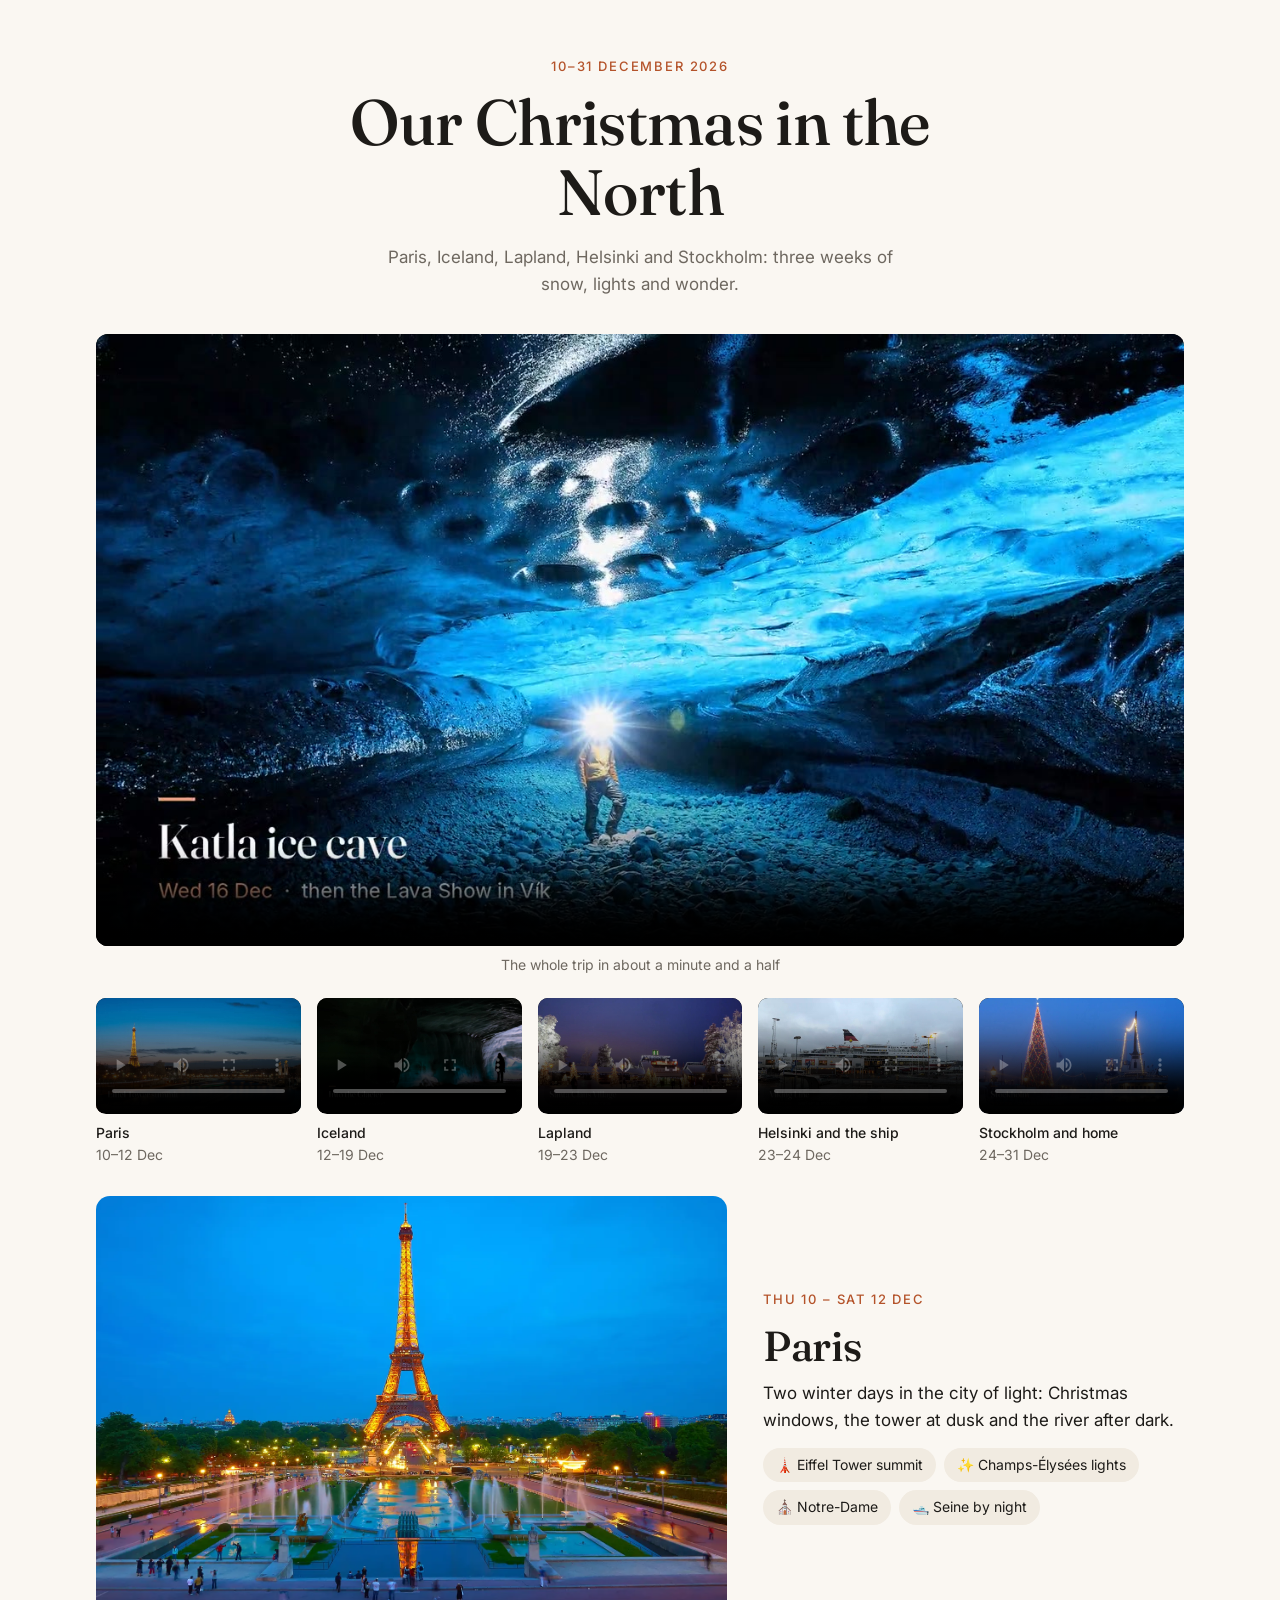
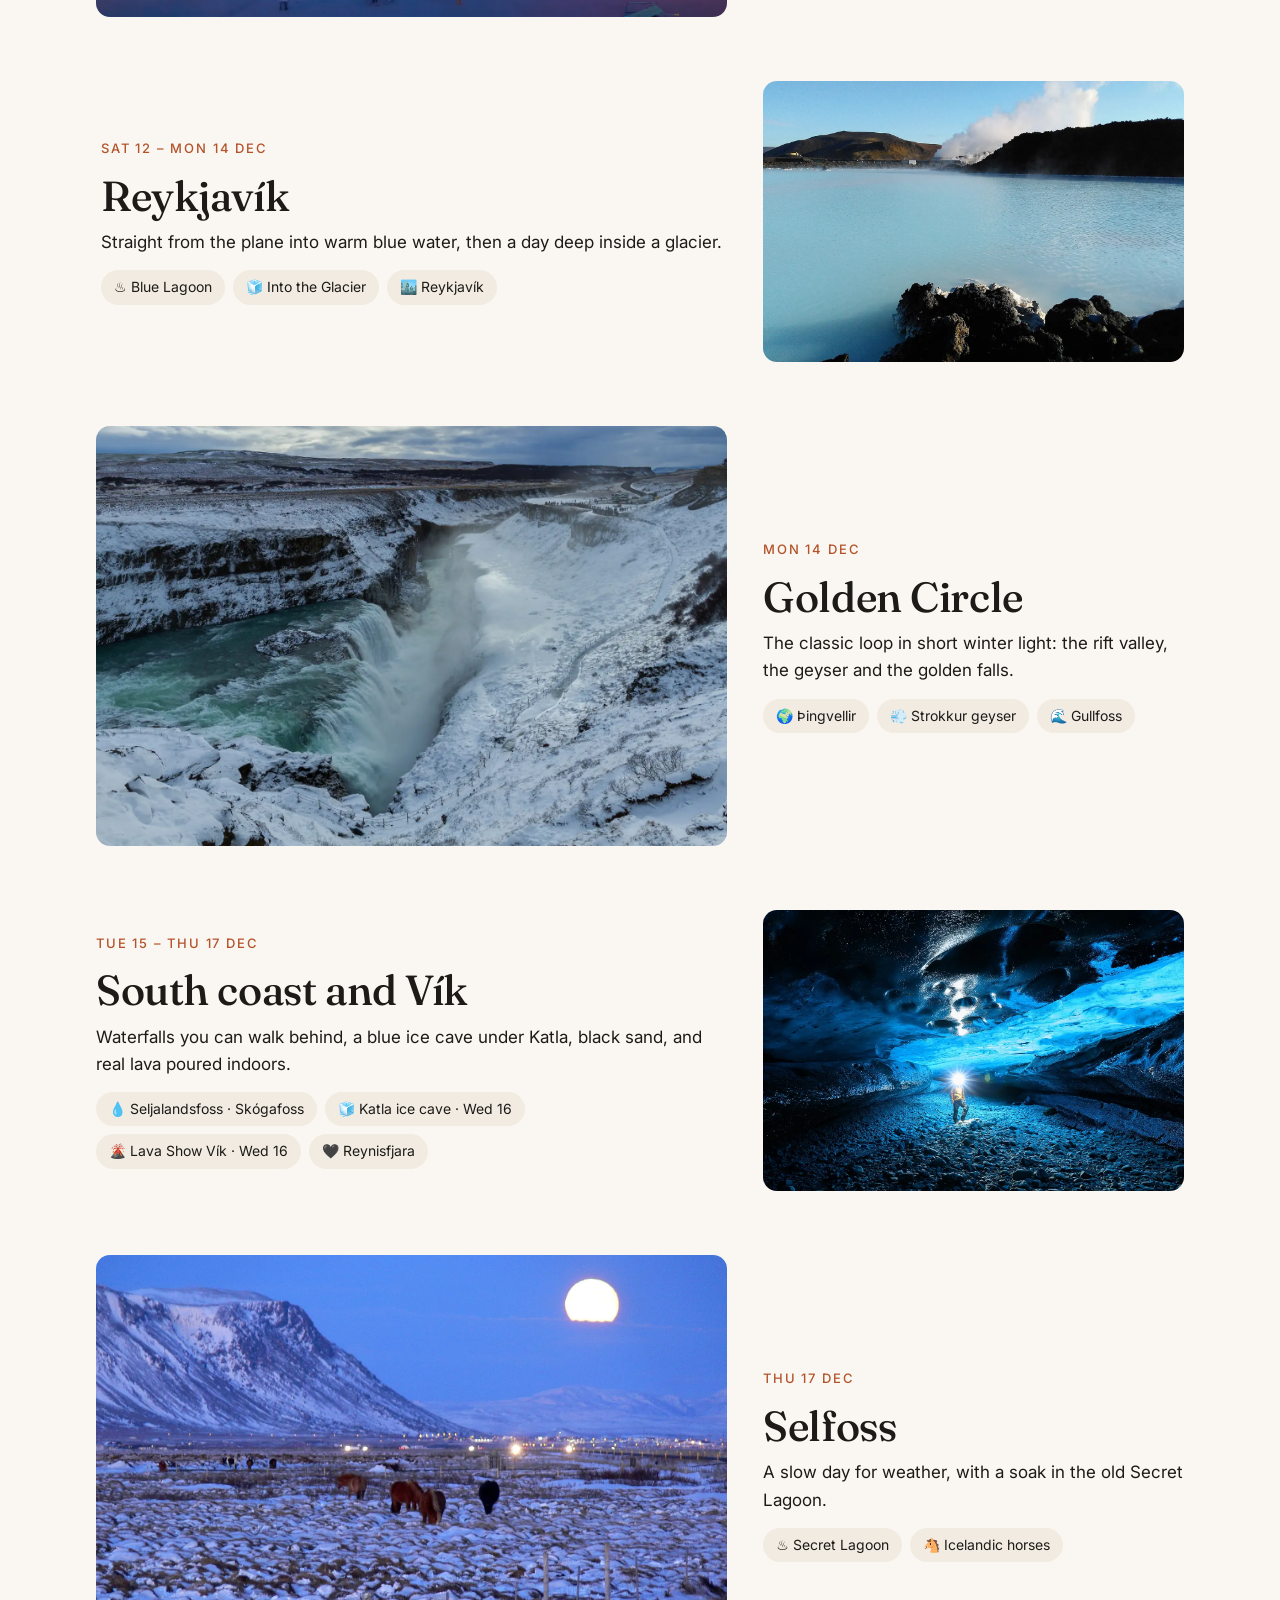
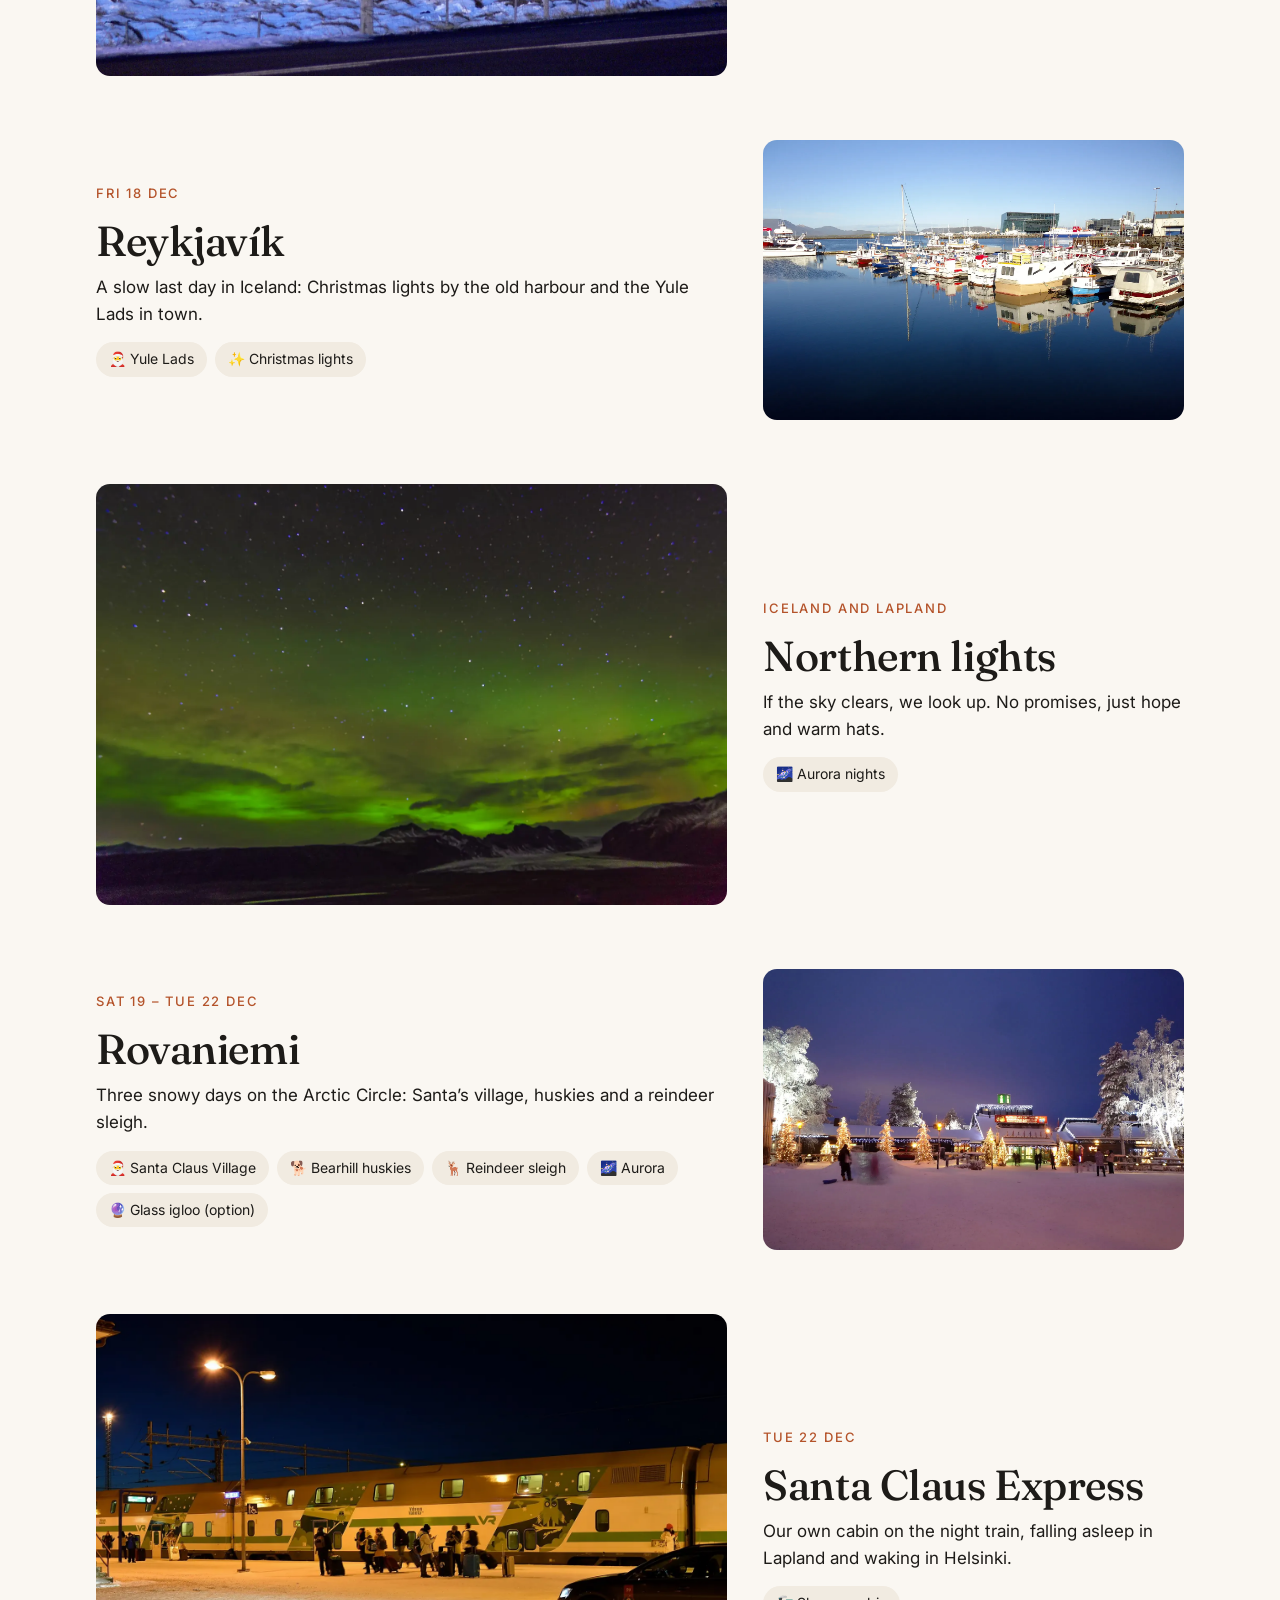
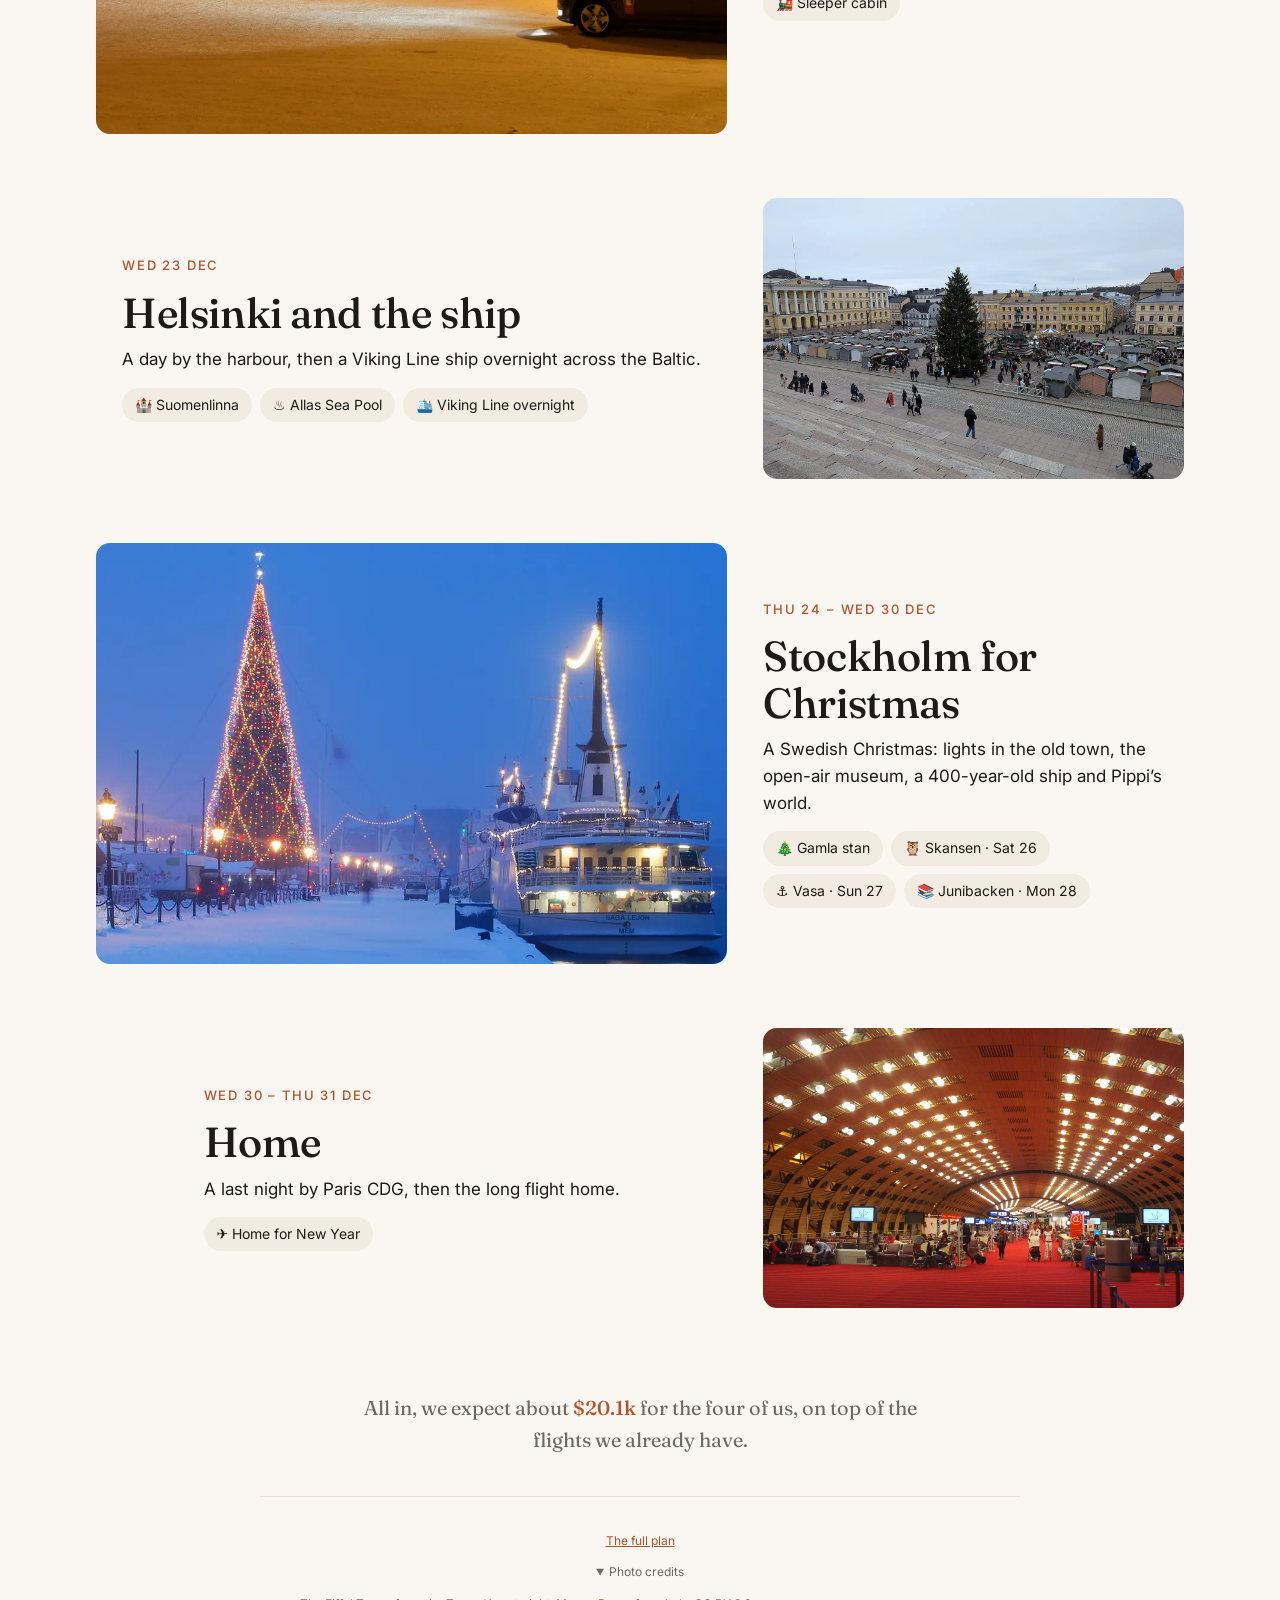
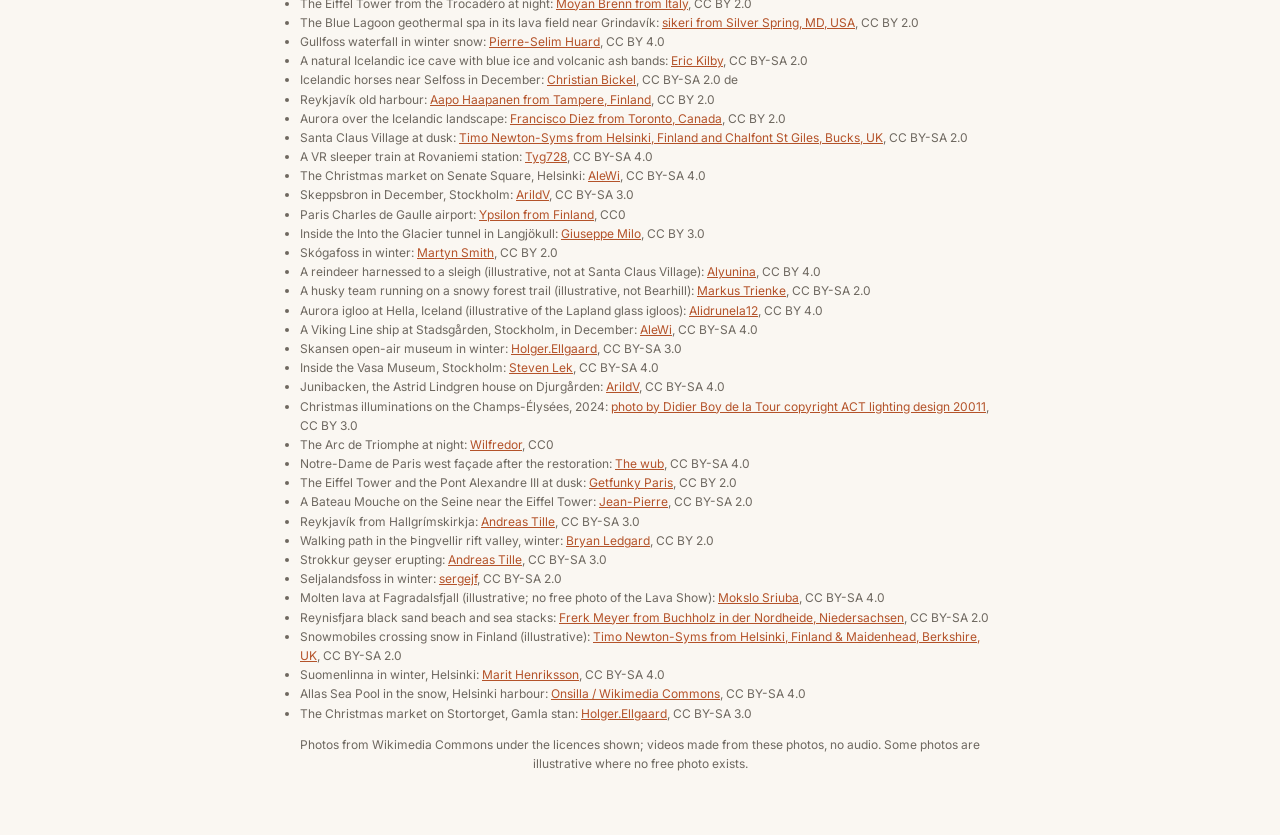
<file: europe-dec-2026/share/index.html>
<!doctype html><html lang="en"><head><meta charset="utf-8"><meta name="viewport" content="width=device-width,initial-scale=1">
<title>Our Christmas in the North · 10–31 Dec 2026</title><meta name="robots" content="noindex"><meta name="color-scheme" content="light dark">
<link rel="preconnect" href="https://fonts.googleapis.com"><link rel="preconnect" href="https://fonts.gstatic.com" crossorigin>
<link href="https://fonts.googleapis.com/css2?family=Fraunces:opsz,wght@9..144,400;9..144,500&family=Inter:wght@400;500&display=swap" rel="stylesheet">
<style>:root{--bg:#FAF7F2;--ink:#1D1B18;--mute:#6E6860;--acc:#B4532A;--chip:#F1EBE1;--line:#E6DFD3}
@media (prefers-color-scheme:dark){:root{--bg:#16130F;--ink:#EDE7DD;--mute:#A79F93;--acc:#E39A72;--chip:#241F19;--line:#2E2820}}
*{box-sizing:border-box}html{-webkit-text-size-adjust:100%}
body{margin:0;background:var(--bg);color:var(--ink);font:400 17px/1.6 Inter,system-ui,-apple-system,"Segoe UI",sans-serif}
a{color:var(--acc)}
h1,h2{font-family:Fraunces,Georgia,serif;font-weight:500;letter-spacing:-.01em;line-height:1.1;margin:0}
.top{max-width:760px;margin:0 auto;padding:56px 22px 26px;text-align:center}
.kicker,.when{color:var(--acc);font-size:13px;letter-spacing:.14em;text-transform:uppercase;font-weight:500;margin:0 0 10px}
h1{font-size:clamp(36px,7vw,64px)}
.lede{color:var(--mute);max-width:520px;margin:16px auto 0}
.videos{max-width:1120px;margin:0 auto;padding:10px 16px 30px}
video{display:block;width:100%;aspect-ratio:16/9;background:#000;border-radius:12px}
.ov figcaption,.leg figcaption{font-size:14px;color:var(--mute);margin-top:8px}
.ov{margin:0 0 22px}.ov figcaption{text-align:center}
.legs{display:grid;grid-template-columns:repeat(auto-fit,minmax(200px,1fr));gap:16px}
.leg{margin:0}.leg video{border-radius:10px}.leg figcaption b{color:var(--ink);font-weight:500}.leg figcaption span{display:block}
main{max-width:1120px;margin:0 auto;padding:0 0 10px}
.stop{margin:0 0 64px}
.stop figure{margin:0}
.stop img{display:block;width:100%;height:auto;aspect-ratio:3/2;object-fit:cover}
.txt{max-width:640px;margin:0 auto;padding:22px 22px 0}
h2{font-size:clamp(28px,5vw,42px);margin-bottom:10px}
.txt p{margin:0 0 14px}
.chips{list-style:none;margin:0;padding:0;display:flex;flex-wrap:wrap;gap:8px}
.chips li{background:var(--chip);border-radius:999px;padding:6px 13px;font-size:14px}
.total{max-width:640px;margin:0 auto;padding:10px 22px 40px;text-align:center;color:var(--mute);font-family:Fraunces,Georgia,serif;font-size:20px}
.total b{color:var(--acc);font-weight:500}
footer{border-top:1px solid var(--line);max-width:760px;margin:0 auto;padding:22px 22px 50px;font-size:12px;color:var(--mute);text-align:center}
footer ul{text-align:left;padding-left:18px}footer summary{cursor:pointer}
@media (min-width:900px){.stop{display:grid;grid-template-columns:1.5fr 1fr;align-items:center;gap:36px;padding:0 16px}.stop img{border-radius:14px}.txt{padding:0}
.stop:nth-child(even) figure{order:2}.legs{grid-template-columns:repeat(5,1fr)}}
</style></head><body>
<header class="top"><p class="kicker">10–31 December 2026</p><h1>Our Christmas in the North</h1><p class="lede">Paris, Iceland, Lapland, Helsinki and Stockholm: three weeks of snow, lights and wonder.</p></header>
<section class="videos"><figure class="ov"><video controls playsinline preload="metadata" poster="vid/overview-poster.jpg" class=big><source src="vid/overview-720.mp4" type="video/mp4" media="(max-width: 900px)"><source src="vid/overview-1080.mp4" type="video/mp4"></video><figcaption>The whole trip in about a minute and a half</figcaption></figure>
<div class="legs"><figure class="leg"><video controls playsinline preload="metadata" poster="vid/paris-poster.jpg"><source src="vid/paris-720.mp4" type="video/mp4" media="(max-width: 900px)"><source src="vid/paris-1080.mp4" type="video/mp4"></video><figcaption><b>Paris</b> <span>10–12 Dec</span></figcaption></figure><figure class="leg"><video controls playsinline preload="metadata" poster="vid/iceland-poster.jpg"><source src="vid/iceland-720.mp4" type="video/mp4" media="(max-width: 900px)"><source src="vid/iceland-1080.mp4" type="video/mp4"></video><figcaption><b>Iceland</b> <span>12–19 Dec</span></figcaption></figure><figure class="leg"><video controls playsinline preload="metadata" poster="vid/lapland-poster.jpg"><source src="vid/lapland-720.mp4" type="video/mp4" media="(max-width: 900px)"><source src="vid/lapland-1080.mp4" type="video/mp4"></video><figcaption><b>Lapland</b> <span>19–23 Dec</span></figcaption></figure><figure class="leg"><video controls playsinline preload="metadata" poster="vid/helsinki-poster.jpg"><source src="vid/helsinki-720.mp4" type="video/mp4" media="(max-width: 900px)"><source src="vid/helsinki-1080.mp4" type="video/mp4"></video><figcaption><b>Helsinki and the ship</b> <span>23–24 Dec</span></figcaption></figure><figure class="leg"><video controls playsinline preload="metadata" poster="vid/stockholm-poster.jpg"><source src="vid/stockholm-720.mp4" type="video/mp4" media="(max-width: 900px)"><source src="vid/stockholm-1080.mp4" type="video/mp4"></video><figcaption><b>Stockholm and home</b> <span>24–31 Dec</span></figcaption></figure></div></section>
<main><section class="stop" id="paris"><figure><img src="img/hero_paris.webp" alt="The Eiffel Tower from the Trocadéro at night" loading="eager" width="1600"></figure><div class="txt"><p class="when">Thu 10 – Sat 12 Dec</p><h2>Paris</h2><p>Two winter days in the city of light: Christmas windows, the tower at dusk and the river after dark.</p><ul class="chips"><li>🗼 Eiffel Tower summit</li><li>✨ Champs-Élysées lights</li><li>⛪ Notre-Dame</li><li>🛥️ Seine by night</li></ul></div></section><section class="stop" id="blue"><figure><img src="img/bluelagoon.webp" alt="The Blue Lagoon geothermal spa in its lava field near Grindavík" loading="lazy" width="1600"></figure><div class="txt"><p class="when">Sat 12 – Mon 14 Dec</p><h2>Reykjavík</h2><p>Straight from the plane into warm blue water, then a day deep inside a glacier.</p><ul class="chips"><li>♨️ Blue Lagoon</li><li>🧊 Into the Glacier</li><li>🏙️ Reykjavík</li></ul></div></section><section class="stop" id="gc"><figure><img src="img/gullfoss.webp" alt="Gullfoss waterfall in winter snow" loading="lazy" width="1600"></figure><div class="txt"><p class="when">Mon 14 Dec</p><h2>Golden Circle</h2><p>The classic loop in short winter light: the rift valley, the geyser and the golden falls.</p><ul class="chips"><li>🌍 Þingvellir</li><li>💨 Strokkur geyser</li><li>🌊 Gullfoss</li></ul></div></section><section class="stop" id="vik"><figure><img src="img/katla.webp" alt="A natural Icelandic ice cave with blue ice and volcanic ash bands" loading="lazy" width="1600"></figure><div class="txt"><p class="when">Tue 15 – Thu 17 Dec</p><h2>South coast and Vík</h2><p>Waterfalls you can walk behind, a blue ice cave under Katla, black sand, and real lava poured indoors.</p><ul class="chips"><li>💧 Seljalandsfoss · Skógafoss</li><li>🧊 Katla ice cave · Wed 16</li><li>🌋 Lava Show Vík · Wed 16</li><li>🖤 Reynisfjara</li></ul></div></section><section class="stop" id="sel"><figure><img src="img/hero_sel.webp" alt="Icelandic horses near Selfoss in December" loading="lazy" width="1600"></figure><div class="txt"><p class="when">Thu 17 Dec</p><h2>Selfoss</h2><p>A slow day for weather, with a soak in the old Secret Lagoon.</p><ul class="chips"><li>♨️ Secret Lagoon</li><li>🐴 Icelandic horses</li></ul></div></section><section class="stop" id="rey2"><figure><img src="img/hero_rey2.webp" alt="Reykjavík old harbour" loading="lazy" width="1600"></figure><div class="txt"><p class="when">Fri 18 Dec</p><h2>Reykjavík</h2><p>A slow last day in Iceland: Christmas lights by the old harbour and the Yule Lads in town.</p><ul class="chips"><li>🎅 Yule Lads</li><li>✨ Christmas lights</li></ul></div></section><section class="stop" id="aur"><figure><img src="img/aurora.webp" alt="Aurora over the Icelandic landscape" loading="lazy" width="1600"></figure><div class="txt"><p class="when">Iceland and Lapland</p><h2>Northern lights</h2><p>If the sky clears, we look up. No promises, just hope and warm hats.</p><ul class="chips"><li>🌌 Aurora nights</li></ul></div></section><section class="stop" id="rov"><figure><img src="img/hero_rov.webp" alt="Santa Claus Village at dusk" loading="lazy" width="1600"></figure><div class="txt"><p class="when">Sat 19 – Tue 22 Dec</p><h2>Rovaniemi</h2><p>Three snowy days on the Arctic Circle: Santa’s village, huskies and a reindeer sleigh.</p><ul class="chips"><li>🎅 Santa Claus Village</li><li>🐕 Bearhill huskies</li><li>🦌 Reindeer sleigh</li><li>🌌 Aurora</li><li>🔮 Glass igloo (option)</li></ul></div></section><section class="stop" id="train"><figure><img src="img/hero_train.webp" alt="A VR sleeper train at Rovaniemi station" loading="lazy" width="1600"></figure><div class="txt"><p class="when">Tue 22 Dec</p><h2>Santa Claus Express</h2><p>Our own cabin on the night train, falling asleep in Lapland and waking in Helsinki.</p><ul class="chips"><li>🚂 Sleeper cabin</li></ul></div></section><section class="stop" id="hel"><figure><img src="img/hero_hel.webp" alt="The Christmas market on Senate Square, Helsinki" loading="lazy" width="1600"></figure><div class="txt"><p class="when">Wed 23 Dec</p><h2>Helsinki and the ship</h2><p>A day by the harbour, then a Viking Line ship overnight across the Baltic.</p><ul class="chips"><li>🏰 Suomenlinna</li><li>♨️ Allas Sea Pool</li><li>🛳️ Viking Line overnight</li></ul></div></section><section class="stop" id="sto"><figure><img src="img/hero_sto.webp" alt="Skeppsbron in December, Stockholm" loading="lazy" width="1600"></figure><div class="txt"><p class="when">Thu 24 – Wed 30 Dec</p><h2>Stockholm for Christmas</h2><p>A Swedish Christmas: lights in the old town, the open-air museum, a 400-year-old ship and Pippi’s world.</p><ul class="chips"><li>🎄 Gamla stan</li><li>🦉 Skansen · Sat 26</li><li>⚓ Vasa · Sun 27</li><li>📚 Junibacken · Mon 28</li></ul></div></section><section class="stop" id="home"><figure><img src="img/hero_cdg.webp" alt="Paris Charles de Gaulle airport" loading="lazy" width="1600"></figure><div class="txt"><p class="when">Wed 30 – Thu 31 Dec</p><h2>Home</h2><p>A last night by Paris CDG, then the long flight home.</p><ul class="chips"><li>✈️ Home for New Year</li></ul></div></section></main>
<p class="total">All in, we expect about <b>$20.1k</b> for the four of us, on top of the flights we already have.</p>
<footer><p><a href="../">The full plan</a></p><details open><summary>Photo credits</summary><ul><li>The Eiffel Tower from the Trocadéro at night: <a href="https://commons.wikimedia.org/wiki/File:Paris,_view_from_Trocadero_at_night,_2010.jpg">Moyan Brenn from Italy</a>, CC BY 2.0</li><li>The Blue Lagoon geothermal spa in its lava field near Grindavík: <a href="https://commons.wikimedia.org/wiki/File:Blue_Lagoon_Geothermal_Spa,_Grindav%C3%ADk,_Iceland_(37917013312).jpg">sikeri from Silver Spring, MD, USA</a>, CC BY 2.0</li><li>Gullfoss waterfall in winter snow: <a href="https://commons.wikimedia.org/wiki/File:Iceland_-_2017-02-22_-_Gullfoss_-_3684.jpg">Pierre-Selim Huard</a>, CC BY 4.0</li><li>A natural Icelandic ice cave with blue ice and volcanic ash bands: <a href="https://commons.wikimedia.org/wiki/File:Ice_Cave_Explorer_-_Iceland.jpg">Eric Kilby</a>, CC BY-SA 2.0</li><li>Icelandic horses near Selfoss in December: <a href="https://commons.wikimedia.org/wiki/File:Selfoss_im_Dezember.jpg">Christian Bickel</a>, CC BY-SA 2.0 de</li><li>Reykjavík old harbour: <a href="https://commons.wikimedia.org/wiki/File:Reykjavik_old_harbour_(6046082168).jpg">Aapo Haapanen from Tampere, Finland</a>, CC BY 2.0</li><li>Aurora over the Icelandic landscape: <a href="https://commons.wikimedia.org/wiki/File:Aurora_Borealis_-_Iceland_-_2_Nov._2013.jpg">Francisco Diez from Toronto, Canada</a>, CC BY 2.0</li><li>Santa Claus Village at dusk: <a href="https://commons.wikimedia.org/wiki/File:Santa_Claus_Village_(5306867729).jpg">Timo Newton-Syms from Helsinki, Finland and Chalfont St Giles, Bucks, UK</a>, CC BY-SA 2.0</li><li>A VR sleeper train at Rovaniemi station: <a href="https://commons.wikimedia.org/wiki/File:Sleeper_train_in_Rovaniemi_railway_station_20170201.jpg">Tyg728</a>, CC BY-SA 4.0</li><li>The Christmas market on Senate Square, Helsinki: <a href="https://commons.wikimedia.org/wiki/File:Helsinki_christmas_market_-_20241130_-_04.jpg">AleWi</a>, CC BY-SA 4.0</li><li>Skeppsbron in December, Stockholm: <a href="https://commons.wikimedia.org/wiki/File:Skeppsbron_december_2010.JPG">ArildV</a>, CC BY-SA 3.0</li><li>Paris Charles de Gaulle airport: <a href="https://commons.wikimedia.org/wiki/File:CDG_terminal_gates_K32_and_K33.jpg">Ypsilon from Finland</a>, CC0</li><li>Inside the Into the Glacier tunnel in Langjökull: <a href="https://commons.wikimedia.org/wiki/File:Chilling_Into_The_Glacier_Langjokull_Iceland_Color_Street_Photography_(213509329).jpeg">Giuseppe Milo</a>, CC BY 3.0</li><li>Skógafoss in winter: <a href="https://commons.wikimedia.org/wiki/File:Skogafoss_in_winter.jpg">Martyn Smith</a>, CC BY 2.0</li><li>A reindeer harnessed to a sleigh (illustrative, not at Santa Claus Village): <a href="https://commons.wikimedia.org/wiki/File:%D0%A1%D0%B5%D0%B2%D0%B5%D1%80%D0%BD%D1%8B%D0%B9_%D0%BE%D0%BB%D0%B5%D0%BD%D1%8C_%D0%B2_%D1%83%D0%BF%D1%80%D1%8F%D0%B6%D0%BA%D0%B5.jpg">Alyunina</a>, CC BY 4.0</li><li>A husky team running on a snowy forest trail (illustrative, not Bearhill): <a href="https://commons.wikimedia.org/wiki/File:Go,_go,_go..._(16717595047).jpg">Markus Trienke</a>, CC BY-SA 2.0</li><li>Aurora igloo at Hella, Iceland (illustrative of the Lapland glass igloos): <a href="https://commons.wikimedia.org/wiki/File:Aurora-Igloo-Hella-Iceland.jpg">Alidrunela12</a>, CC BY 4.0</li><li>A Viking Line ship at Stadsgården, Stockholm, in December: <a href="https://commons.wikimedia.org/wiki/File:Viking_Line_-_Gabriella_i_Stadsg%C3%A5rden_20221201_01.jpg">AleWi</a>, CC BY-SA 4.0</li><li>Skansen open-air museum in winter: <a href="https://commons.wikimedia.org/wiki/File:Skansens_julmarknad_2013.jpg">Holger.Ellgaard</a>, CC BY-SA 3.0</li><li>Inside the Vasa Museum, Stockholm: <a href="https://commons.wikimedia.org/wiki/File:Vasa_Museum_interior_3.jpg">Steven Lek</a>, CC BY-SA 4.0</li><li>Junibacken, the Astrid Lindgren house on Djurgården: <a href="https://commons.wikimedia.org/wiki/File:Junibacken_November_2024_01.jpg">ArildV</a>, CC BY-SA 4.0</li><li>Christmas illuminations on the Champs-Élysées, 2024: <a href="https://commons.wikimedia.org/wiki/File:Christmas_Illumination_Champs-Elys%C3%A9es,_Paris_(2011).jpg">photo by Didier Boy de la Tour copyright ACT lighting design 20011</a>, CC BY 3.0</li><li>The Arc de Triomphe at night: <a href="https://commons.wikimedia.org/wiki/File:Arc_de_Triomphe_de_l%27%C3%89toile_at_night_vertical_fix.jpg">Wilfredor</a>, CC0</li><li>Notre-Dame de Paris west façade after the restoration: <a href="https://commons.wikimedia.org/wiki/File:Notre_Dame_west_facade_2025-09-02_-_07.jpg">The wub</a>, CC BY-SA 4.0</li><li>The Eiffel Tower and the Pont Alexandre III at dusk: <a href="https://commons.wikimedia.org/wiki/File:Eiffel_Tower_and_Pont_Alexandre_III_at_night.jpg">Getfunky Paris</a>, CC BY 2.0</li><li>A Bateau Mouche on the Seine near the Eiffel Tower: <a href="https://commons.wikimedia.org/wiki/File:Bateau_Mouche_on_river_Seine_near_the_Pont_d%27I%C3%A9na_and_Eiffel_Tower_in_Paris,_France.jpg">Jean-Pierre</a>, CC BY-SA 2.0</li><li>Reykjavík from Hallgrímskirkja: <a href="https://commons.wikimedia.org/wiki/File:Reykjav%C3%ADk_s%C3%A9%C3%B0_%C3%BAr_Hallgr%C3%ADmskirkju.jpeg">Andreas Tille</a>, CC BY-SA 3.0</li><li>Walking path in the Þingvellir rift valley, winter: <a href="https://commons.wikimedia.org/wiki/File:%C3%9Eingvellir_in_southwestern_Iceland_is_the_site_of_a_rift_valley_that_marks_the_crest_of_the_Mid-Atlantic_Ridge._It_is_also_home_to_%C3%9Eingvallavatn,_the_largest_natural_lake_in_Iceland._(15383986903).jpg">Bryan Ledgard</a>, CC BY 2.0</li><li>Strokkur geyser erupting: <a href="https://commons.wikimedia.org/wiki/File:Strokkur_geyser_eruption,_close-up_view.jpg">Andreas Tille</a>, CC BY-SA 3.0</li><li>Seljalandsfoss in winter: <a href="https://commons.wikimedia.org/wiki/File:Seljalandsfoss_(16467797491).jpg">sergejf</a>, CC BY-SA 2.0</li><li>Molten lava at Fagradalsfjall (illustrative; no free photo of the Lava Show): <a href="https://commons.wikimedia.org/wiki/File:Fagradalsfjall_volcano_lava_close-up.jpg">Mokslo Sriuba</a>, CC BY-SA 4.0</li><li>Reynisfjara black sand beach and sea stacks: <a href="https://commons.wikimedia.org/wiki/File:Reynisfjara_Black_Sand_Beach_1991_-_Iceland_-_explored_30.10.24_-_Flickr_-_greenoid.jpg">Frerk Meyer from Buchholz in der Nordheide, Niedersachsen</a>, CC BY-SA 2.0</li><li>Snowmobiles crossing snow in Finland (illustrative): <a href="https://commons.wikimedia.org/wiki/File:Snowmobiles_(12525089445).jpg">Timo Newton-Syms from Helsinki, Finland &amp; Maidenhead, Berkshire, UK</a>, CC BY-SA 2.0</li><li>Suomenlinna in winter, Helsinki: <a href="https://commons.wikimedia.org/wiki/File:Suomenlinna_winter_-_Marit_Henriksson.jpg">Marit Henriksson</a>, CC BY-SA 4.0</li><li>Allas Sea Pool in the snow, Helsinki harbour: <a href="https://commons.wikimedia.org/wiki/File:Allas_Sea_Pool_Feb_18.jpg">Onsilla / Wikimedia Commons</a>, CC BY-SA 4.0</li><li>The Christmas market on Stortorget, Gamla stan: <a href="https://commons.wikimedia.org/wiki/File:Gamla_stans_Julmarknad_2009j.jpg">Holger.Ellgaard</a>, CC BY-SA 3.0</li></ul><p>Photos from Wikimedia Commons under the licences shown; videos made from these photos, no audio. Some photos are illustrative where no free photo exists.</p></details></footer>
</body></html>
</file>
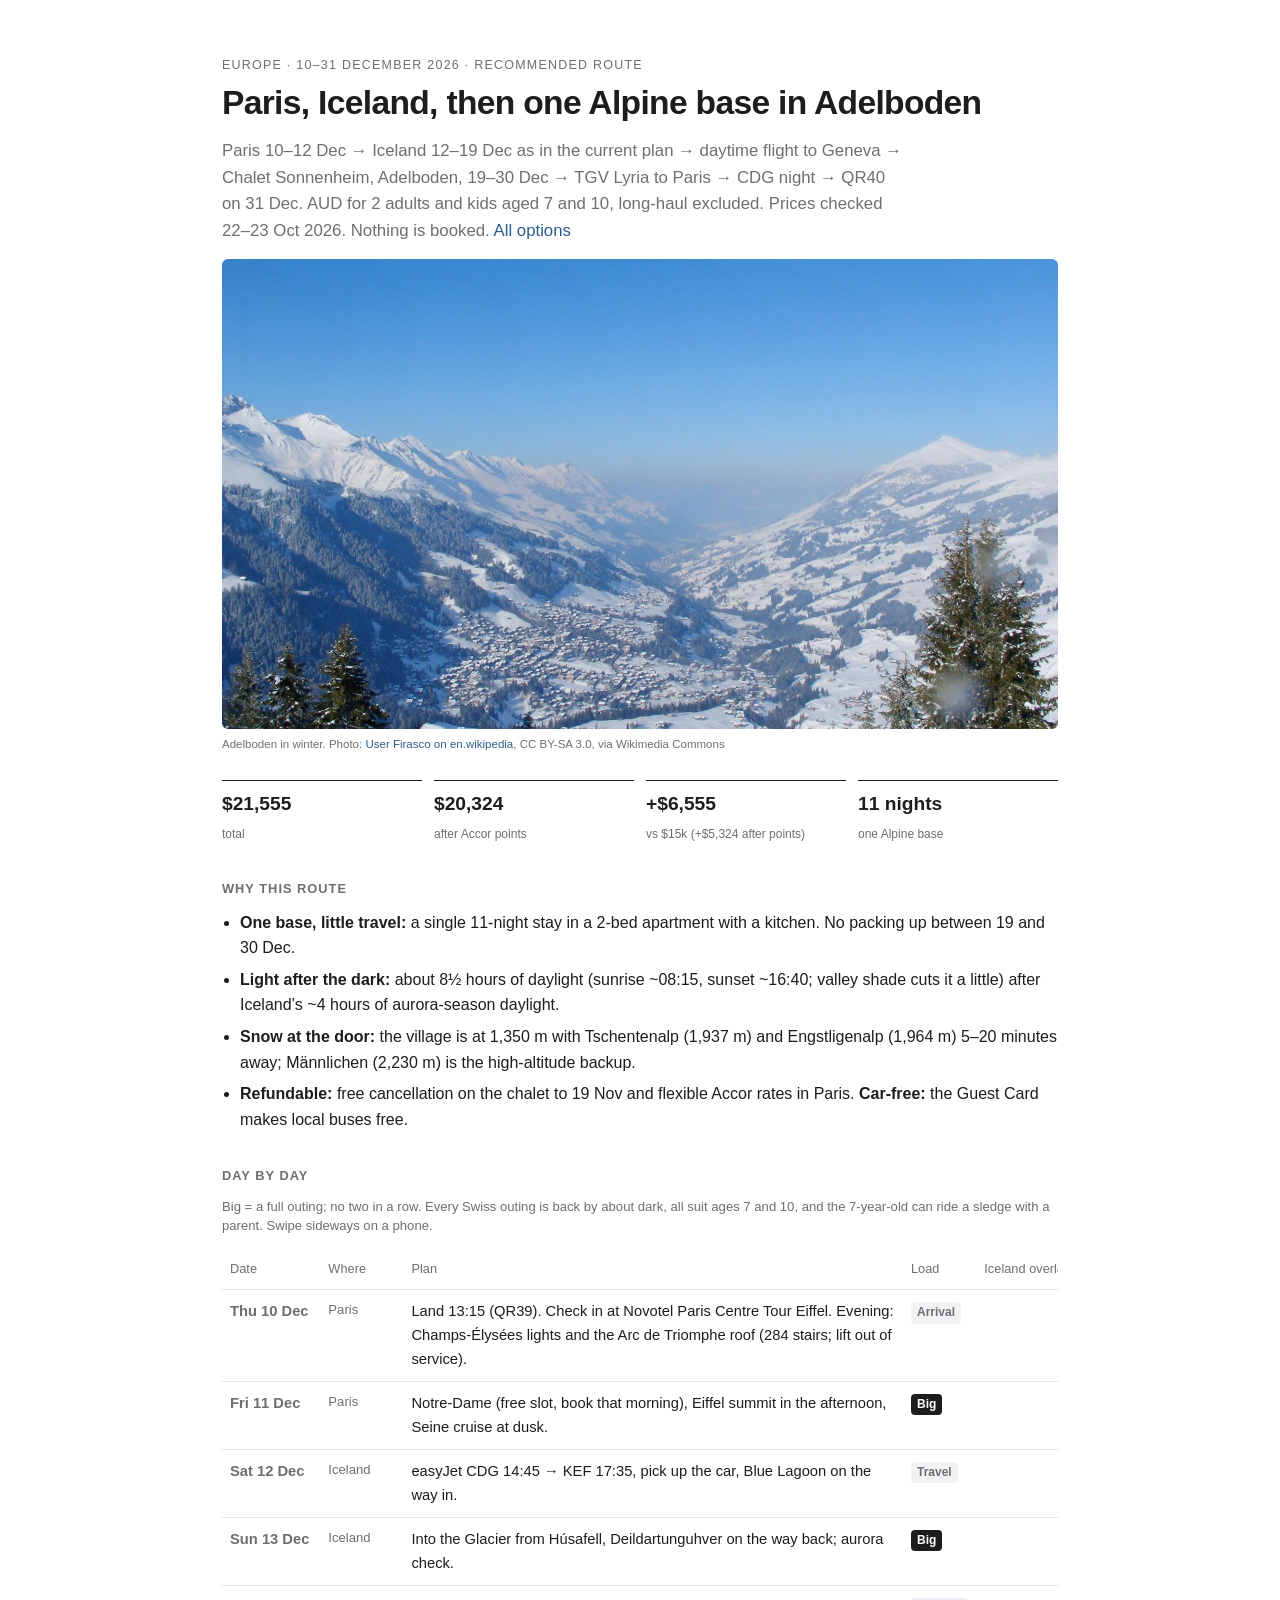
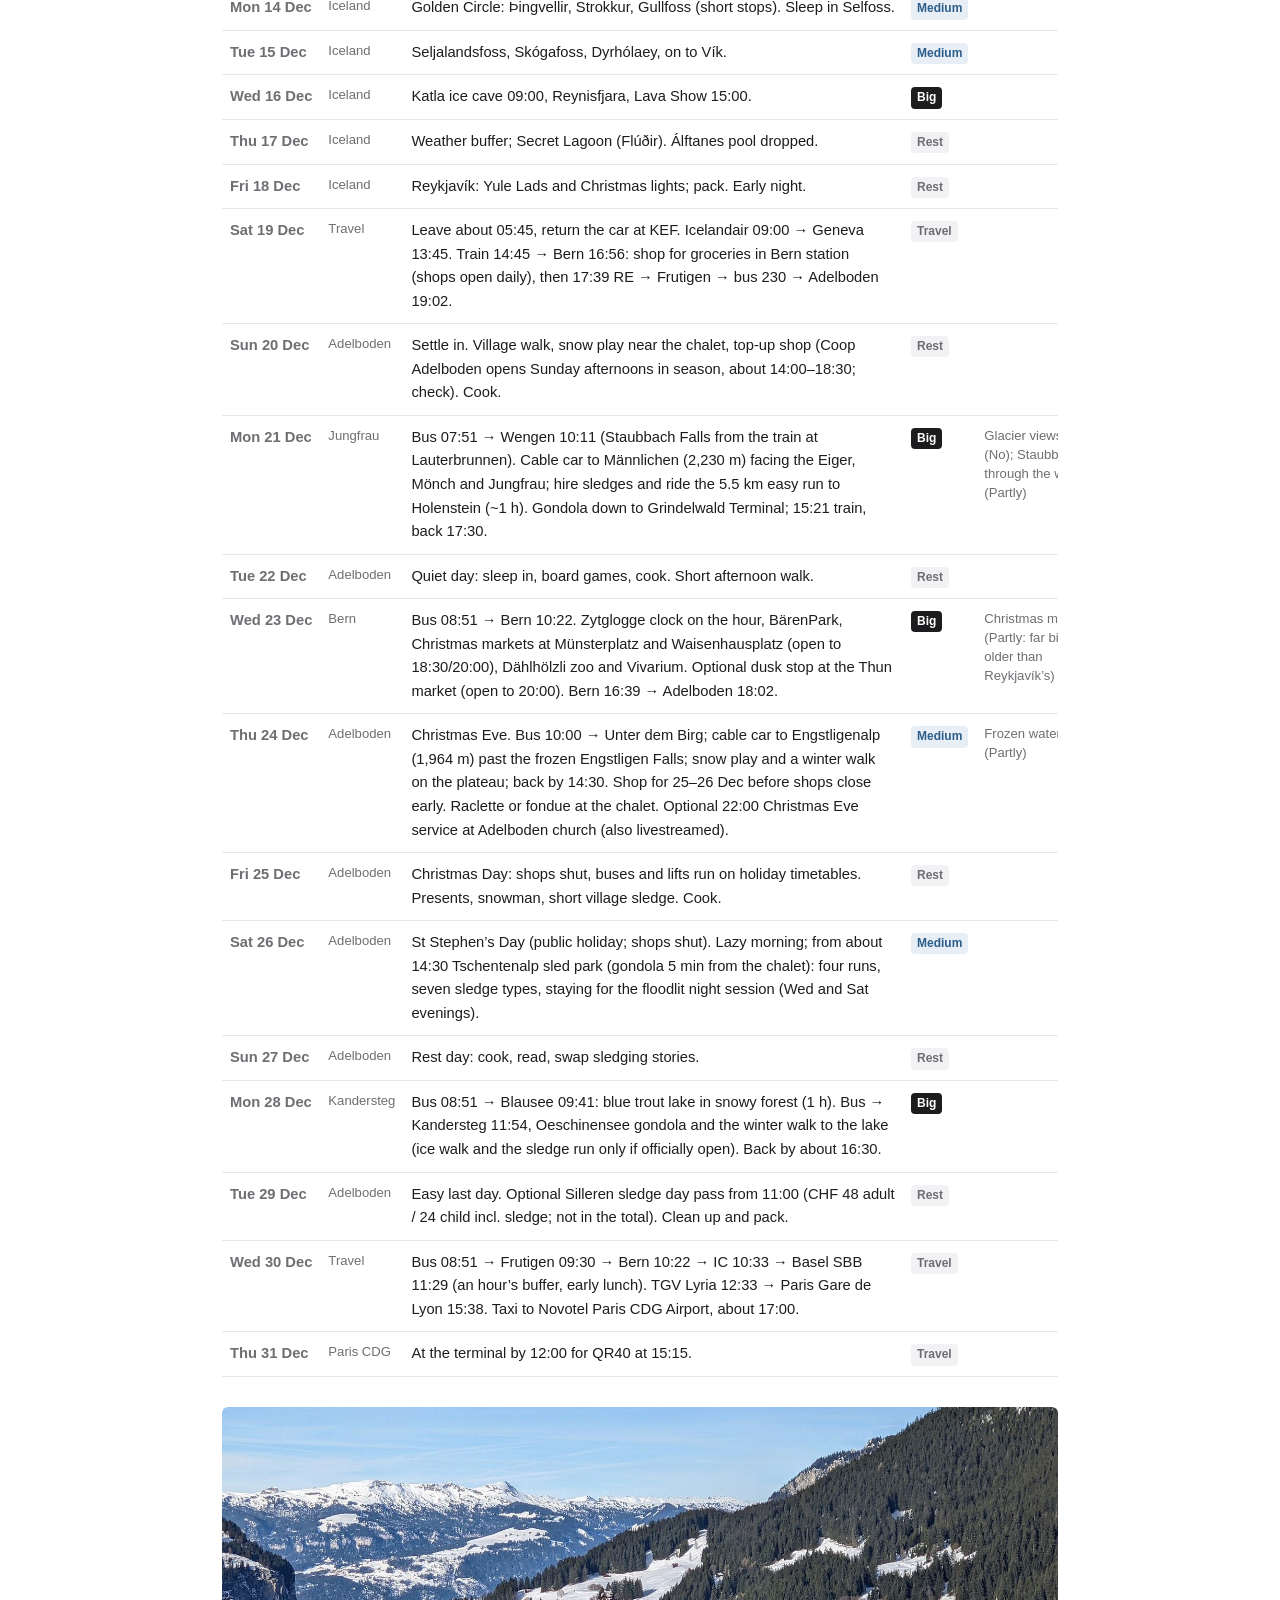
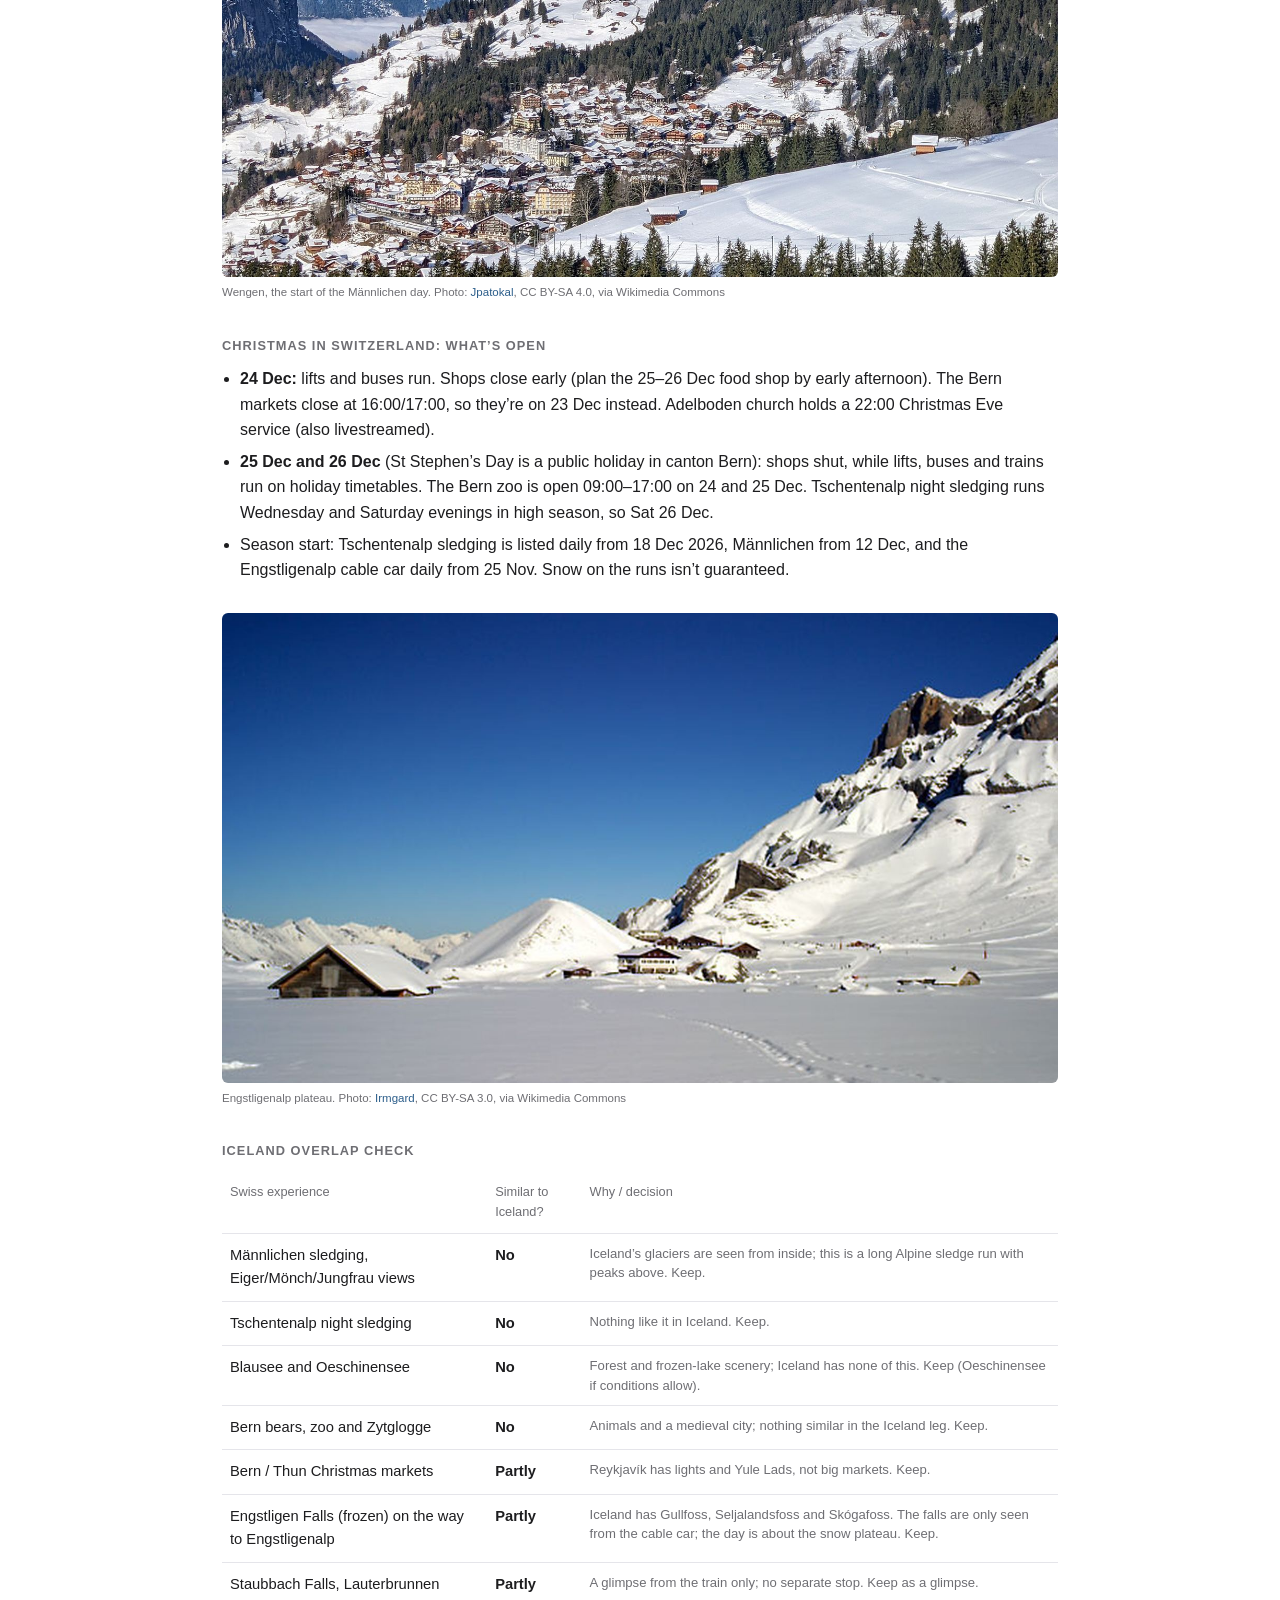
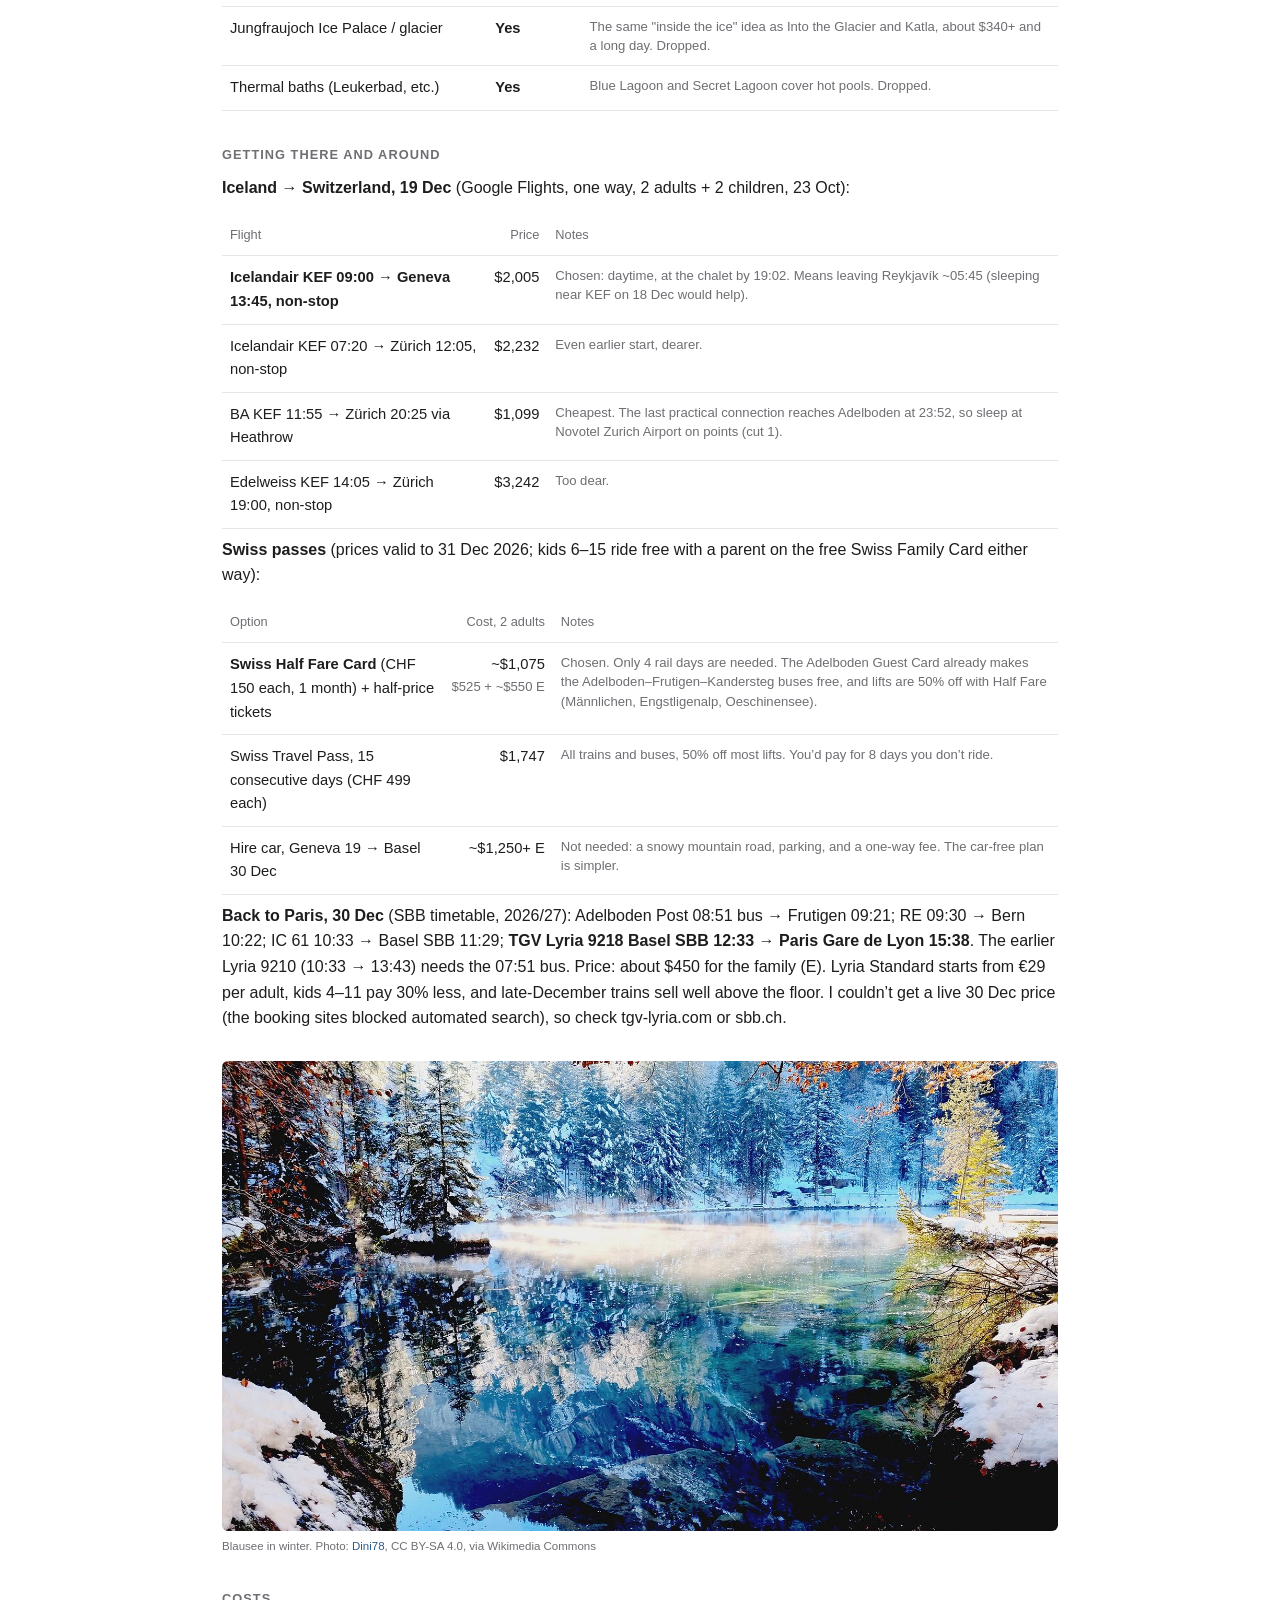
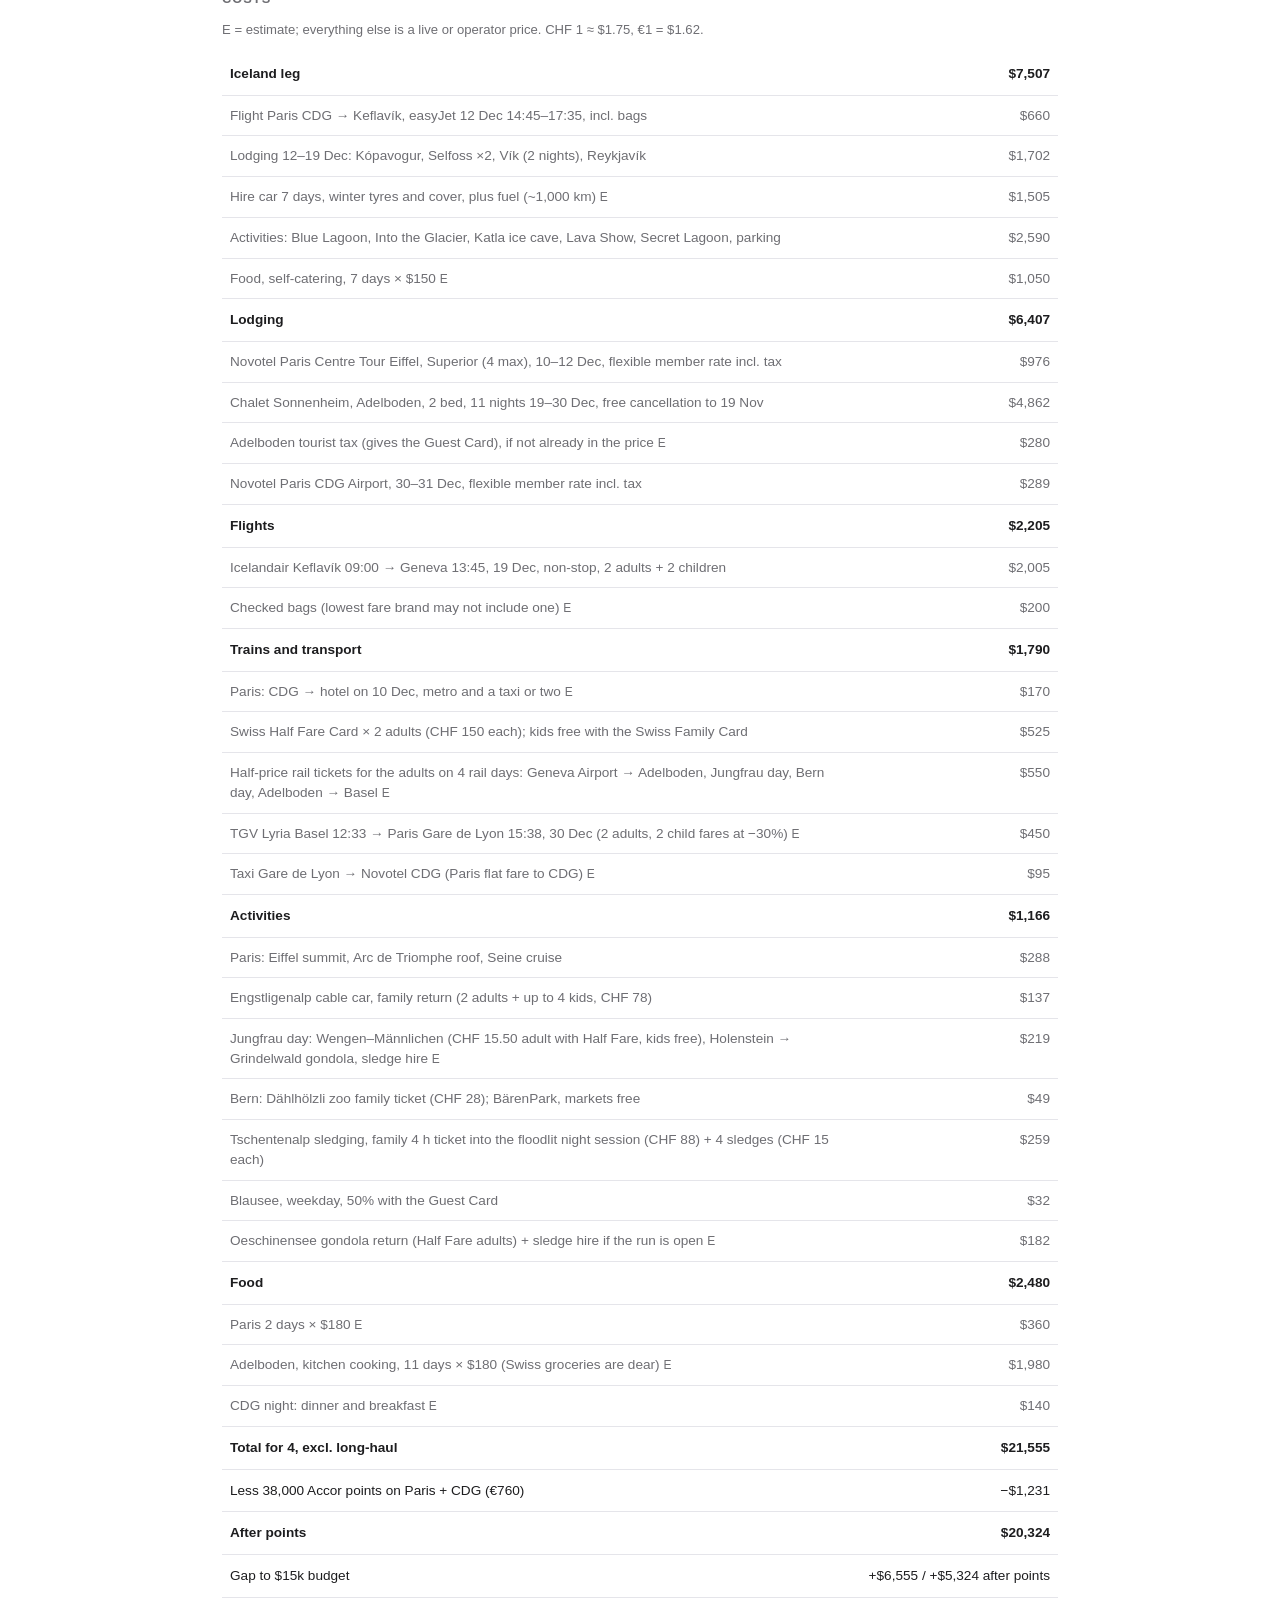
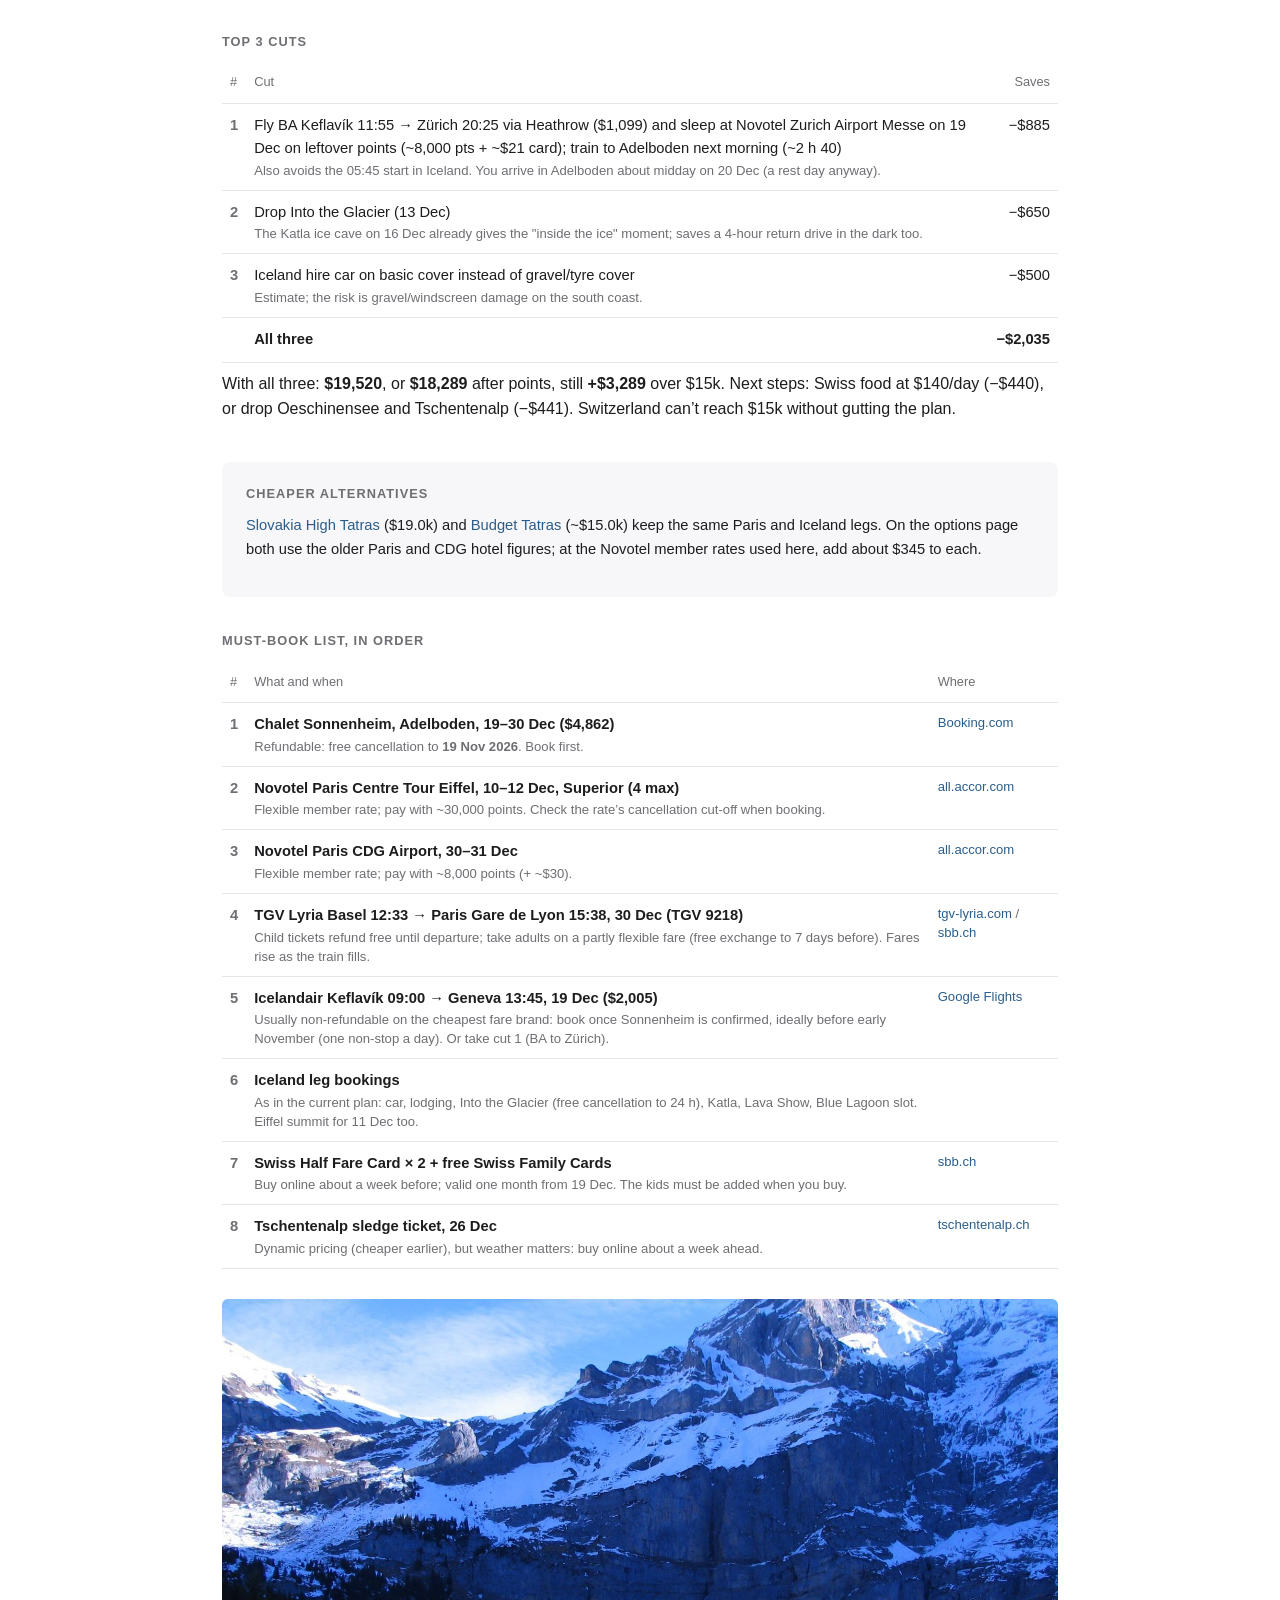
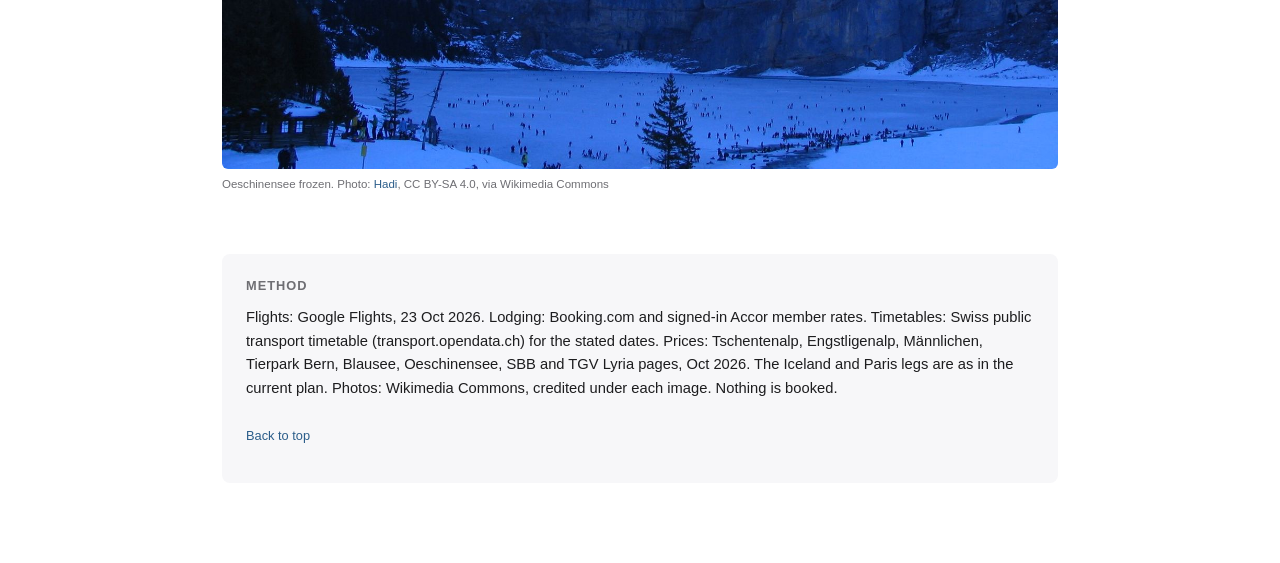
<file: europe-dec-2026/swiss-plan/index.html>
<!doctype html><html lang="en"><head><meta charset="utf-8"><meta name="viewport" content="width=device-width,initial-scale=1"><meta name="robots" content="noindex">
<title>Swiss plan: Paris, Iceland, Adelboden</title><style>
:root{--ink:#1d1d1f;--mute:#6e6e73;--line:#e5e5ea;--acc:#2b5d8a}
*{box-sizing:border-box}body{margin:0;font:16px/1.6 -apple-system,BlinkMacSystemFont,"Segoe UI",Inter,Helvetica,Arial,sans-serif;color:var(--ink);background:#fff}
main{max-width:880px;margin:0 auto;padding:56px 22px 80px}h1{font-weight:600;font-size:2.1rem;letter-spacing:-.02em;margin:0 0 8px}
h2{font-weight:600;font-size:1.6rem;letter-spacing:-.01em;margin:4px 0 4px}h3{font-size:.8rem;text-transform:uppercase;letter-spacing:.08em;color:var(--mute);margin:34px 0 10px;font-weight:600}
p{margin:0 0 14px}.lead{color:var(--mute);font-size:1.05rem;max-width:680px}a{color:var(--acc);text-decoration:none}a:hover{text-decoration:underline}
table{width:100%;border-collapse:collapse;font-size:.92rem}td,th{padding:10px 8px;border-bottom:1px solid var(--line);vertical-align:top;text-align:left}th{font-weight:500;color:var(--mute);font-size:.8rem}
.r{text-align:right;white-space:nowrap}.n{font-weight:600;color:var(--mute)}.sub{color:var(--mute);font-size:.82rem;line-height:1.45}.t{color:var(--mute);font-size:.75rem}
.wrap{overflow-x:auto;margin:28px 0 8px}.summary{min-width:760px}
section{margin-top:90px}.hero{margin:0 0 26px}.hero img,.half img{width:100%;aspect-ratio:16/9;object-fit:cover;border-radius:6px;display:block}
figcaption{font-size:.72rem;color:var(--mute);margin-top:6px}.half{margin:30px 0 0}
.kick{font-size:.78rem;letter-spacing:.1em;text-transform:uppercase;color:var(--mute);margin:0}.route{color:var(--mute);margin-bottom:20px}
.stats{display:grid;grid-template-columns:repeat(4,1fr);gap:12px;margin:0 0 22px}.stats div{border-top:1px solid var(--ink);padding-top:8px}.stats b{display:block;font-size:1.2rem;font-weight:600}.stats span{font-size:.75rem;color:var(--mute)}
ul{padding-left:18px;margin:0}li{margin:0 0 6px}.tier{display:inline-block;width:24px;text-align:center;border-radius:4px;font-size:.75rem;font-weight:600;padding:1px 0}
.tS{background:#1d1d1f;color:#fff}.tA{background:#e8eef5;color:#2b5d8a}.tB{background:#f2f2f4;color:#6e6e73}
details{margin-top:26px}summary{cursor:pointer;color:var(--acc);font-size:.9rem}.cost td{font-size:.85rem}.sum td{font-weight:600}
.note{background:#f7f7f9;border-radius:8px;padding:22px 24px;margin-top:40px;font-size:.92rem}.note h3{margin-top:0}.top{font-size:.8rem;margin-top:26px}
@media(max-width:600px){td,th{padding:8px 4px}.exp .r,.cost .r{white-space:normal}table.exp,table.cost{word-break:break-word}.stats b{font-size:1.05rem}main{padding:34px 16px 60px}h1{font-size:1.6rem}.stats{grid-template-columns:repeat(2,1fr)}}
</style></head><body><main id="top">
<p class="kick">Europe · 10–31 December 2026 · Recommended route</p><h1>Paris, Iceland, then one Alpine base in Adelboden</h1>
<p class="lead">Paris 10–12 Dec → Iceland 12–19 Dec as in the current plan → daytime flight to Geneva → Chalet Sonnenheim, Adelboden, 19–30 Dec → TGV Lyria to Paris → CDG night → QR40 on 31 Dec. AUD for 2 adults and kids aged 7 and 10, long-haul excluded. Prices checked 22–23 Oct 2026. Nothing is booked. <a href="../options/#o7">All options</a></p>
<figure class="hero"><img src="img/adelboden.jpg" alt="Adelboden in winter"><figcaption>Adelboden in winter. Photo: <a href="https://commons.wikimedia.org/wiki/File:Adelboden_in_winter.jpg" target="_blank" rel="noopener">User Firasco on en.wikipedia</a>, CC BY-SA 3.0, via Wikimedia Commons</figcaption></figure>
<div class="stats"><div><b>$21,555</b><span>total</span></div><div><b>$20,324</b><span>after Accor points</span></div><div><b>+$6,555</b><span>vs $15k (+$5,324 after points)</span></div><div><b>11 nights</b><span>one Alpine base</span></div></div>
<h3>Why this route</h3><ul>
<li><b>One base, little travel:</b> a single 11-night stay in a 2-bed apartment with a kitchen. No packing up between 19 and 30 Dec.</li>
<li><b>Light after the dark:</b> about 8½ hours of daylight (sunrise ~08:15, sunset ~16:40; valley shade cuts it a little) after Iceland’s ~4 hours of aurora-season daylight.</li>
<li><b>Snow at the door:</b> the village is at 1,350 m with Tschentenalp (1,937 m) and Engstligenalp (1,964 m) 5–20 minutes away; Männlichen (2,230 m) is the high-altitude backup.</li>
<li><b>Refundable:</b> free cancellation on the chalet to 19 Nov and flexible Accor rates in Paris. <b>Car-free:</b> the Guest Card makes local buses free.</li></ul>
<h3>Day by day</h3><p class="sub">Big = a full outing; no two in a row. Every Swiss outing is back by about dark, all suit ages 7 and 10, and the 7-year-old can ride a sledge with a parent. Swipe sideways on a phone.</p>
<div class="wrap" style="margin-top:0"><table class="exp" style="min-width:900px"><tr><th>Date</th><th>Where</th><th>Plan</th><th>Load</th><th>Iceland overlap</th></tr><tr><td class="n" style="white-space:nowrap">Thu 10 Dec</td><td class="sub">Paris</td><td>Land 13:15 (QR39). Check in at Novotel Paris Centre Tour Eiffel. Evening: Champs-Élysées lights and the Arc de Triomphe roof (284 stairs; lift out of service).</td><td><span class="tier tB" style="width:auto;padding:1px 6px">Arrival</span></td><td class="sub"></td></tr><tr><td class="n" style="white-space:nowrap">Fri 11 Dec</td><td class="sub">Paris</td><td>Notre-Dame (free slot, book that morning), Eiffel summit in the afternoon, Seine cruise at dusk.</td><td><span class="tier tS" style="width:auto;padding:1px 6px">Big</span></td><td class="sub"></td></tr><tr><td class="n" style="white-space:nowrap">Sat 12 Dec</td><td class="sub">Iceland</td><td>easyJet CDG 14:45 → KEF 17:35, pick up the car, Blue Lagoon on the way in.</td><td><span class="tier tB" style="width:auto;padding:1px 6px">Travel</span></td><td class="sub"></td></tr><tr><td class="n" style="white-space:nowrap">Sun 13 Dec</td><td class="sub">Iceland</td><td>Into the Glacier from Húsafell, Deildartunguhver on the way back; aurora check.</td><td><span class="tier tS" style="width:auto;padding:1px 6px">Big</span></td><td class="sub"></td></tr><tr><td class="n" style="white-space:nowrap">Mon 14 Dec</td><td class="sub">Iceland</td><td>Golden Circle: Þingvellir, Strokkur, Gullfoss (short stops). Sleep in Selfoss.</td><td><span class="tier tA" style="width:auto;padding:1px 6px">Medium</span></td><td class="sub"></td></tr><tr><td class="n" style="white-space:nowrap">Tue 15 Dec</td><td class="sub">Iceland</td><td>Seljalandsfoss, Skógafoss, Dyrhólaey, on to Vík.</td><td><span class="tier tA" style="width:auto;padding:1px 6px">Medium</span></td><td class="sub"></td></tr><tr><td class="n" style="white-space:nowrap">Wed 16 Dec</td><td class="sub">Iceland</td><td>Katla ice cave 09:00, Reynisfjara, Lava Show 15:00.</td><td><span class="tier tS" style="width:auto;padding:1px 6px">Big</span></td><td class="sub"></td></tr><tr><td class="n" style="white-space:nowrap">Thu 17 Dec</td><td class="sub">Iceland</td><td>Weather buffer; Secret Lagoon (Flúðir). Álftanes pool dropped.</td><td><span class="tier tB" style="width:auto;padding:1px 6px">Rest</span></td><td class="sub"></td></tr><tr><td class="n" style="white-space:nowrap">Fri 18 Dec</td><td class="sub">Iceland</td><td>Reykjavík: Yule Lads and Christmas lights; pack. Early night.</td><td><span class="tier tB" style="width:auto;padding:1px 6px">Rest</span></td><td class="sub"></td></tr><tr><td class="n" style="white-space:nowrap">Sat 19 Dec</td><td class="sub">Travel</td><td>Leave about 05:45, return the car at KEF. Icelandair 09:00 → Geneva 13:45. Train 14:45 → Bern 16:56: shop for groceries in Bern station (shops open daily), then 17:39 RE → Frutigen → bus 230 → Adelboden 19:02.</td><td><span class="tier tB" style="width:auto;padding:1px 6px">Travel</span></td><td class="sub"></td></tr><tr><td class="n" style="white-space:nowrap">Sun 20 Dec</td><td class="sub">Adelboden</td><td>Settle in. Village walk, snow play near the chalet, top-up shop (Coop Adelboden opens Sunday afternoons in season, about 14:00–18:30; check). Cook.</td><td><span class="tier tB" style="width:auto;padding:1px 6px">Rest</span></td><td class="sub"></td></tr><tr><td class="n" style="white-space:nowrap">Mon 21 Dec</td><td class="sub">Jungfrau</td><td>Bus 07:51 → Wengen 10:11 (Staubbach Falls from the train at Lauterbrunnen). Cable car to Männlichen (2,230 m) facing the Eiger, Mönch and Jungfrau; hire sledges and ride the 5.5 km easy run to Holenstein (~1 h). Gondola down to Grindelwald Terminal; 15:21 train, back 17:30.</td><td><span class="tier tS" style="width:auto;padding:1px 6px">Big</span></td><td class="sub">Glacier views only (No); Staubbach Falls through the window (Partly)</td></tr><tr><td class="n" style="white-space:nowrap">Tue 22 Dec</td><td class="sub">Adelboden</td><td>Quiet day: sleep in, board games, cook. Short afternoon walk.</td><td><span class="tier tB" style="width:auto;padding:1px 6px">Rest</span></td><td class="sub"></td></tr><tr><td class="n" style="white-space:nowrap">Wed 23 Dec</td><td class="sub">Bern</td><td>Bus 08:51 → Bern 10:22. Zytglogge clock on the hour, BärenPark, Christmas markets at Münsterplatz and Waisenhausplatz (open to 18:30/20:00), Dählhölzli zoo and Vivarium. Optional dusk stop at the Thun market (open to 20:00). Bern 16:39 → Adelboden 18:02.</td><td><span class="tier tS" style="width:auto;padding:1px 6px">Big</span></td><td class="sub">Christmas market (Partly: far bigger and older than Reykjavík’s)</td></tr><tr><td class="n" style="white-space:nowrap">Thu 24 Dec</td><td class="sub">Adelboden</td><td>Christmas Eve. Bus 10:00 → Unter dem Birg; cable car to Engstligenalp (1,964 m) past the frozen Engstligen Falls; snow play and a winter walk on the plateau; back by 14:30. Shop for 25–26 Dec before shops close early. Raclette or fondue at the chalet. Optional 22:00 Christmas Eve service at Adelboden church (also livestreamed).</td><td><span class="tier tA" style="width:auto;padding:1px 6px">Medium</span></td><td class="sub">Frozen waterfall (Partly)</td></tr><tr><td class="n" style="white-space:nowrap">Fri 25 Dec</td><td class="sub">Adelboden</td><td>Christmas Day: shops shut, buses and lifts run on holiday timetables. Presents, snowman, short village sledge. Cook.</td><td><span class="tier tB" style="width:auto;padding:1px 6px">Rest</span></td><td class="sub"></td></tr><tr><td class="n" style="white-space:nowrap">Sat 26 Dec</td><td class="sub">Adelboden</td><td>St Stephen’s Day (public holiday; shops shut). Lazy morning; from about 14:30 Tschentenalp sled park (gondola 5 min from the chalet): four runs, seven sledge types, staying for the floodlit night session (Wed and Sat evenings).</td><td><span class="tier tA" style="width:auto;padding:1px 6px">Medium</span></td><td class="sub"></td></tr><tr><td class="n" style="white-space:nowrap">Sun 27 Dec</td><td class="sub">Adelboden</td><td>Rest day: cook, read, swap sledging stories.</td><td><span class="tier tB" style="width:auto;padding:1px 6px">Rest</span></td><td class="sub"></td></tr><tr><td class="n" style="white-space:nowrap">Mon 28 Dec</td><td class="sub">Kandersteg</td><td>Bus 08:51 → Blausee 09:41: blue trout lake in snowy forest (1 h). Bus → Kandersteg 11:54, Oeschinensee gondola and the winter walk to the lake (ice walk and the sledge run only if officially open). Back by about 16:30.</td><td><span class="tier tS" style="width:auto;padding:1px 6px">Big</span></td><td class="sub"></td></tr><tr><td class="n" style="white-space:nowrap">Tue 29 Dec</td><td class="sub">Adelboden</td><td>Easy last day. Optional Silleren sledge day pass from 11:00 (CHF 48 adult / 24 child incl. sledge; not in the total). Clean up and pack.</td><td><span class="tier tB" style="width:auto;padding:1px 6px">Rest</span></td><td class="sub"></td></tr><tr><td class="n" style="white-space:nowrap">Wed 30 Dec</td><td class="sub">Travel</td><td>Bus 08:51 → Frutigen 09:30 → Bern 10:22 → IC 10:33 → Basel SBB 11:29 (an hour’s buffer, early lunch). TGV Lyria 12:33 → Paris Gare de Lyon 15:38. Taxi to Novotel Paris CDG Airport, about 17:00.</td><td><span class="tier tB" style="width:auto;padding:1px 6px">Travel</span></td><td class="sub"></td></tr><tr><td class="n" style="white-space:nowrap">Thu 31 Dec</td><td class="sub">Paris CDG</td><td>At the terminal by 12:00 for QR40 at 15:15.</td><td><span class="tier tB" style="width:auto;padding:1px 6px">Travel</span></td><td class="sub"></td></tr></table></div>
<figure class="half"><img src="img/wengen.jpg" alt="Wengen in winter" loading="lazy"><figcaption>Wengen, the start of the Männlichen day. Photo: <a href="https://commons.wikimedia.org/wiki/File:Wengen_in_winter.jpg" target="_blank" rel="noopener">Jpatokal</a>, CC BY-SA 4.0, via Wikimedia Commons</figcaption></figure>
<h3>Christmas in Switzerland: what’s open</h3><ul>
<li><b>24 Dec:</b> lifts and buses run. Shops close early (plan the 25–26 Dec food shop by early afternoon). The Bern markets close at 16:00/17:00, so they’re on 23 Dec instead. Adelboden church holds a 22:00 Christmas Eve service (also livestreamed).</li>
<li><b>25 Dec and 26 Dec</b> (St Stephen’s Day is a public holiday in canton Bern): shops shut, while lifts, buses and trains run on holiday timetables. The Bern zoo is open 09:00–17:00 on 24 and 25 Dec. Tschentenalp night sledging runs Wednesday and Saturday evenings in high season, so Sat 26 Dec.</li>
<li>Season start: Tschentenalp sledging is listed daily from 18 Dec 2026, Männlichen from 12 Dec, and the Engstligenalp cable car daily from 25 Nov. Snow on the runs isn’t guaranteed.</li></ul>
<figure class="half"><img src="img/engstligenalp.jpg" alt="Engstligenalp in winter" loading="lazy"><figcaption>Engstligenalp plateau. Photo: <a href="https://commons.wikimedia.org/wiki/File:Engstligenalp-winter.jpg" target="_blank" rel="noopener">Irmgard</a>, CC BY-SA 3.0, via Wikimedia Commons</figcaption></figure>
<h3>Iceland overlap check</h3><div class="wrap" style="margin-top:0"><table class="exp" style="min-width:640px"><tr><th>Swiss experience</th><th>Similar to Iceland?</th><th>Why / decision</th></tr><tr><td>Männlichen sledging, Eiger/Mönch/Jungfrau views</td><td><b>No</b></td><td class="sub">Iceland’s glaciers are seen from inside; this is a long Alpine sledge run with peaks above. Keep.</td></tr><tr><td>Tschentenalp night sledging</td><td><b>No</b></td><td class="sub">Nothing like it in Iceland. Keep.</td></tr><tr><td>Blausee and Oeschinensee</td><td><b>No</b></td><td class="sub">Forest and frozen-lake scenery; Iceland has none of this. Keep (Oeschinensee if conditions allow).</td></tr><tr><td>Bern bears, zoo and Zytglogge</td><td><b>No</b></td><td class="sub">Animals and a medieval city; nothing similar in the Iceland leg. Keep.</td></tr><tr><td>Bern / Thun Christmas markets</td><td><b>Partly</b></td><td class="sub">Reykjavík has lights and Yule Lads, not big markets. Keep.</td></tr><tr><td>Engstligen Falls (frozen) on the way to Engstligenalp</td><td><b>Partly</b></td><td class="sub">Iceland has Gullfoss, Seljalandsfoss and Skógafoss. The falls are only seen from the cable car; the day is about the snow plateau. Keep.</td></tr><tr><td>Staubbach Falls, Lauterbrunnen</td><td><b>Partly</b></td><td class="sub">A glimpse from the train only; no separate stop. Keep as a glimpse.</td></tr><tr><td>Jungfraujoch Ice Palace / glacier</td><td><b>Yes</b></td><td class="sub">The same &quot;inside the ice&quot; idea as Into the Glacier and Katla, about $340+ and a long day. Dropped.</td></tr><tr><td>Thermal baths (Leukerbad, etc.)</td><td><b>Yes</b></td><td class="sub">Blue Lagoon and Secret Lagoon cover hot pools. Dropped.</td></tr></table></div>
<h3>Getting there and around</h3>
<p><b>Iceland → Switzerland, 19 Dec</b> (Google Flights, one way, 2 adults + 2 children, 23 Oct):</p>
<div class="wrap" style="margin-top:0"><table class="exp" style="min-width:640px"><tr><th>Flight</th><th class="r">Price</th><th>Notes</th></tr>
<tr><td><b>Icelandair KEF 09:00 → Geneva 13:45, non-stop</b></td><td class="r">$2,005</td><td class="sub">Chosen: daytime, at the chalet by 19:02. Means leaving Reykjavík ~05:45 (sleeping near KEF on 18 Dec would help).</td></tr>
<tr><td>Icelandair KEF 07:20 → Zürich 12:05, non-stop</td><td class="r">$2,232</td><td class="sub">Even earlier start, dearer.</td></tr>
<tr><td>BA KEF 11:55 → Zürich 20:25 via Heathrow</td><td class="r">$1,099</td><td class="sub">Cheapest. The last practical connection reaches Adelboden at 23:52, so sleep at Novotel Zurich Airport on points (cut 1).</td></tr>
<tr><td>Edelweiss KEF 14:05 → Zürich 19:00, non-stop</td><td class="r">$3,242</td><td class="sub">Too dear.</td></tr></table></div>
<p><b>Swiss passes</b> (prices valid to 31 Dec 2026; kids 6–15 ride free with a parent on the free Swiss Family Card either way):</p>
<div class="wrap" style="margin-top:0"><table class="exp" style="min-width:640px"><tr><th>Option</th><th class="r">Cost, 2 adults</th><th>Notes</th></tr>
<tr><td><b>Swiss Half Fare Card</b> (CHF 150 each, 1 month) + half-price tickets</td><td class="r">~$1,075<div class="sub">$525 + ~$550 E</div></td><td class="sub">Chosen. Only 4 rail days are needed. The Adelboden Guest Card already makes the Adelboden–Frutigen–Kandersteg buses free, and lifts are 50% off with Half Fare (Männlichen, Engstligenalp, Oeschinensee).</td></tr>
<tr><td>Swiss Travel Pass, 15 consecutive days (CHF 499 each)</td><td class="r">$1,747</td><td class="sub">All trains and buses, 50% off most lifts. You’d pay for 8 days you don’t ride.</td></tr>
<tr><td>Hire car, Geneva 19 → Basel 30 Dec</td><td class="r">~$1,250+ E</td><td class="sub">Not needed: a snowy mountain road, parking, and a one-way fee. The car-free plan is simpler.</td></tr></table></div>
<p><b>Back to Paris, 30 Dec</b> (SBB timetable, 2026/27): Adelboden Post 08:51 bus → Frutigen 09:21; RE 09:30 → Bern 10:22; IC 61 10:33 → Basel SBB 11:29; <b>TGV Lyria 9218 Basel SBB 12:33 → Paris Gare de Lyon 15:38</b>. The earlier Lyria 9210 (10:33 → 13:43) needs the 07:51 bus. Price: about $450 for the family (E). Lyria Standard starts from €29 per adult, kids 4–11 pay 30% less, and late-December trains sell well above the floor. I couldn’t get a live 30 Dec price (the booking sites blocked automated search), so check tgv-lyria.com or sbb.ch.</p>
<figure class="half"><img src="img/blausee.jpg" alt="Blausee in winter" loading="lazy"><figcaption>Blausee in winter. Photo: <a href="https://commons.wikimedia.org/wiki/File:Blausee_im_Winter.jpg" target="_blank" rel="noopener">Dini78</a>, CC BY-SA 4.0, via Wikimedia Commons</figcaption></figure>
<h3 id="costs">Costs</h3><p class="sub">E = estimate; everything else is a live or operator price. CHF 1 ≈ $1.75, €1 = $1.62.</p>
<div class="wrap" style="margin-top:0"><table class="cost"><tr class="sum"><td>Iceland leg</td><td class="r">$7,507</td></tr><tr><td class="sub">Flight Paris CDG → Keflavík, easyJet 12 Dec 14:45–17:35, incl. bags</td><td class="r sub">$660</td></tr><tr><td class="sub">Lodging 12–19 Dec: Kópavogur, Selfoss ×2, Vík (2 nights), Reykjavík</td><td class="r sub">$1,702</td></tr><tr><td class="sub">Hire car 7 days, winter tyres and cover, plus fuel (~1,000 km) <span class="t">E</span></td><td class="r sub">$1,505</td></tr><tr><td class="sub">Activities: Blue Lagoon, Into the Glacier, Katla ice cave, Lava Show, Secret Lagoon, parking</td><td class="r sub">$2,590</td></tr><tr><td class="sub">Food, self-catering, 7 days × $150 <span class="t">E</span></td><td class="r sub">$1,050</td></tr><tr class="sum"><td>Lodging</td><td class="r">$6,407</td></tr><tr><td class="sub">Novotel Paris Centre Tour Eiffel, Superior (4 max), 10–12 Dec, flexible member rate incl. tax</td><td class="r sub">$976</td></tr><tr><td class="sub">Chalet Sonnenheim, Adelboden, 2 bed, 11 nights 19–30 Dec, free cancellation to 19 Nov</td><td class="r sub">$4,862</td></tr><tr><td class="sub">Adelboden tourist tax (gives the Guest Card), if not already in the price <span class="t">E</span></td><td class="r sub">$280</td></tr><tr><td class="sub">Novotel Paris CDG Airport, 30–31 Dec, flexible member rate incl. tax</td><td class="r sub">$289</td></tr><tr class="sum"><td>Flights</td><td class="r">$2,205</td></tr><tr><td class="sub">Icelandair Keflavík 09:00 → Geneva 13:45, 19 Dec, non-stop, 2 adults + 2 children</td><td class="r sub">$2,005</td></tr><tr><td class="sub">Checked bags (lowest fare brand may not include one) <span class="t">E</span></td><td class="r sub">$200</td></tr><tr class="sum"><td>Trains and transport</td><td class="r">$1,790</td></tr><tr><td class="sub">Paris: CDG → hotel on 10 Dec, metro and a taxi or two <span class="t">E</span></td><td class="r sub">$170</td></tr><tr><td class="sub">Swiss Half Fare Card × 2 adults (CHF 150 each); kids free with the Swiss Family Card</td><td class="r sub">$525</td></tr><tr><td class="sub">Half-price rail tickets for the adults on 4 rail days: Geneva Airport → Adelboden, Jungfrau day, Bern day, Adelboden → Basel <span class="t">E</span></td><td class="r sub">$550</td></tr><tr><td class="sub">TGV Lyria Basel 12:33 → Paris Gare de Lyon 15:38, 30 Dec (2 adults, 2 child fares at −30%) <span class="t">E</span></td><td class="r sub">$450</td></tr><tr><td class="sub">Taxi Gare de Lyon → Novotel CDG (Paris flat fare to CDG) <span class="t">E</span></td><td class="r sub">$95</td></tr><tr class="sum"><td>Activities</td><td class="r">$1,166</td></tr><tr><td class="sub">Paris: Eiffel summit, Arc de Triomphe roof, Seine cruise</td><td class="r sub">$288</td></tr><tr><td class="sub">Engstligenalp cable car, family return (2 adults + up to 4 kids, CHF 78)</td><td class="r sub">$137</td></tr><tr><td class="sub">Jungfrau day: Wengen–Männlichen (CHF 15.50 adult with Half Fare, kids free), Holenstein → Grindelwald gondola, sledge hire <span class="t">E</span></td><td class="r sub">$219</td></tr><tr><td class="sub">Bern: Dählhölzli zoo family ticket (CHF 28); BärenPark, markets free</td><td class="r sub">$49</td></tr><tr><td class="sub">Tschentenalp sledging, family 4 h ticket into the floodlit night session (CHF 88) + 4 sledges (CHF 15 each)</td><td class="r sub">$259</td></tr><tr><td class="sub">Blausee, weekday, 50% with the Guest Card</td><td class="r sub">$32</td></tr><tr><td class="sub">Oeschinensee gondola return (Half Fare adults) + sledge hire if the run is open <span class="t">E</span></td><td class="r sub">$182</td></tr><tr class="sum"><td>Food</td><td class="r">$2,480</td></tr><tr><td class="sub">Paris 2 days × $180 <span class="t">E</span></td><td class="r sub">$360</td></tr><tr><td class="sub">Adelboden, kitchen cooking, 11 days × $180 (Swiss groceries are dear) <span class="t">E</span></td><td class="r sub">$1,980</td></tr><tr><td class="sub">CDG night: dinner and breakfast <span class="t">E</span></td><td class="r sub">$140</td></tr><tr class="sum"><td>Total for 4, excl. long-haul</td><td class="r">$21,555</td></tr><tr><td>Less 38,000 Accor points on Paris + CDG (€760)</td><td class="r">−$1,231</td></tr><tr class="sum"><td>After points</td><td class="r">$20,324</td></tr><tr><td>Gap to $15k budget</td><td class="r">+$6,555 / +$5,324 after points</td></tr></table></div>
<h3>Top 3 cuts</h3><div class="wrap" style="margin-top:0"><table class="exp"><tr><th>#</th><th>Cut</th><th class="r">Saves</th></tr><tr><td class="n">1</td><td>Fly BA Keflavík 11:55 → Zürich 20:25 via Heathrow ($1,099) and sleep at Novotel Zurich Airport Messe on 19 Dec on leftover points (~8,000 pts + ~$21 card); train to Adelboden next morning (~2 h 40)<div class="sub">Also avoids the 05:45 start in Iceland. You arrive in Adelboden about midday on 20 Dec (a rest day anyway).</div></td><td class="r">−$885</td></tr><tr><td class="n">2</td><td>Drop Into the Glacier (13 Dec)<div class="sub">The Katla ice cave on 16 Dec already gives the &quot;inside the ice&quot; moment; saves a 4-hour return drive in the dark too.</div></td><td class="r">−$650</td></tr><tr><td class="n">3</td><td>Iceland hire car on basic cover instead of gravel/tyre cover<div class="sub">Estimate; the risk is gravel/windscreen damage on the south coast.</div></td><td class="r">−$500</td></tr>
<tr class="sum"><td></td><td>All three</td><td class="r">−$2,035</td></tr></table></div>
<p>With all three: <b>$19,520</b>, or <b>$18,289</b> after points, still <b>+$3,289</b> over $15k. Next steps: Swiss food at $140/day (−$440), or drop Oeschinensee and Tschentenalp (−$441). Switzerland can’t reach $15k without gutting the plan.</p>
<div class="note"><h3>Cheaper alternatives</h3><p><a href="../options/#o1">Slovakia High Tatras</a> ($19.0k) and <a href="../options/#o2">Budget Tatras</a> (~$15.0k) keep the same Paris and Iceland legs. On the options page both use the older Paris and CDG hotel figures; at the Novotel member rates used here, add about $345 to each.</p></div>
<h3>Must-book list, in order</h3><div class="wrap" style="margin-top:0"><table class="exp" style="min-width:640px"><tr><th>#</th><th>What and when</th><th>Where</th></tr><tr><td class="n">1</td><td><b>Chalet Sonnenheim, Adelboden, 19–30 Dec ($4,862)</b><div class="sub">Refundable: free cancellation to <b>19 Nov 2026</b>. Book first.</div></td><td class="sub"><a href="https://www.booking.com/hotel/ch/chalet-sonnenheim-wohnung-mit-panoramafenster.html" target="_blank" rel="noopener">Booking.com</a></td></tr><tr><td class="n">2</td><td><b>Novotel Paris Centre Tour Eiffel, 10–12 Dec, Superior (4 max)</b><div class="sub">Flexible member rate; pay with ~30,000 points. Check the rate’s cancellation cut-off when booking.</div></td><td class="sub"><a href="https://all.accor.com/" target="_blank" rel="noopener">all.accor.com</a></td></tr><tr><td class="n">3</td><td><b>Novotel Paris CDG Airport, 30–31 Dec</b><div class="sub">Flexible member rate; pay with ~8,000 points (+ ~$30).</div></td><td class="sub"><a href="https://all.accor.com/" target="_blank" rel="noopener">all.accor.com</a></td></tr><tr><td class="n">4</td><td><b>TGV Lyria Basel 12:33 → Paris Gare de Lyon 15:38, 30 Dec (TGV 9218)</b><div class="sub">Child tickets refund free until departure; take adults on a partly flexible fare (free exchange to 7 days before). Fares rise as the train fills.</div></td><td class="sub"><a href="https://www.tgv-lyria.com/" target="_blank" rel="noopener">tgv-lyria.com</a> / <a href="https://www.sbb.ch/en" target="_blank" rel="noopener">sbb.ch</a></td></tr><tr><td class="n">5</td><td><b>Icelandair Keflavík 09:00 → Geneva 13:45, 19 Dec ($2,005)</b><div class="sub">Usually non-refundable on the cheapest fare brand: book once Sonnenheim is confirmed, ideally before early November (one non-stop a day). Or take cut 1 (BA to Zürich).</div></td><td class="sub"><a href="https://www.google.com/travel/flights?q=one%20way%20flights%20from%20KEF%20to%20GVA%20on%202026-12-19" target="_blank" rel="noopener">Google Flights</a></td></tr><tr><td class="n">6</td><td><b>Iceland leg bookings</b><div class="sub">As in the current plan: car, lodging, Into the Glacier (free cancellation to 24 h), Katla, Lava Show, Blue Lagoon slot. Eiffel summit for 11 Dec too.</div></td><td class="sub"></td></tr><tr><td class="n">7</td><td><b>Swiss Half Fare Card × 2 + free Swiss Family Cards</b><div class="sub">Buy online about a week before; valid one month from 19 Dec. The kids must be added when you buy.</div></td><td class="sub"><a href="https://www.sbb.ch/en/offers/swiss-half-fare-card" target="_blank" rel="noopener">sbb.ch</a></td></tr><tr><td class="n">8</td><td><b>Tschentenalp sledge ticket, 26 Dec</b><div class="sub">Dynamic pricing (cheaper earlier), but weather matters: buy online about a week ahead.</div></td><td class="sub"><a href="https://tschentenalp.ch/en/activities/tobogganing/" target="_blank" rel="noopener">tschentenalp.ch</a></td></tr></table></div>
<figure class="half"><img src="img/oeschinen.jpg" alt="Frozen Oeschinensee" loading="lazy"><figcaption>Oeschinensee frozen. Photo: <a href="https://commons.wikimedia.org/wiki/File:OeschinenseeGefroren.JPG" target="_blank" rel="noopener">Hadi</a>, CC BY-SA 4.0, via Wikimedia Commons</figcaption></figure>
<div class="note" style="margin-top:60px"><h3>Method</h3><p>Flights: Google Flights, 23 Oct 2026. Lodging: Booking.com and signed-in Accor member rates. Timetables: Swiss public transport timetable (transport.opendata.ch) for the stated dates. Prices: Tschentenalp, Engstligenalp, Männlichen, Tierpark Bern, Blausee, Oeschinensee, SBB and TGV Lyria pages, Oct 2026. The Iceland and Paris legs are as in the current plan. Photos: Wikimedia Commons, credited under each image. Nothing is booked.</p><p class="top"><a href="#top">Back to top</a></p></div>
</main></body></html>
</file>
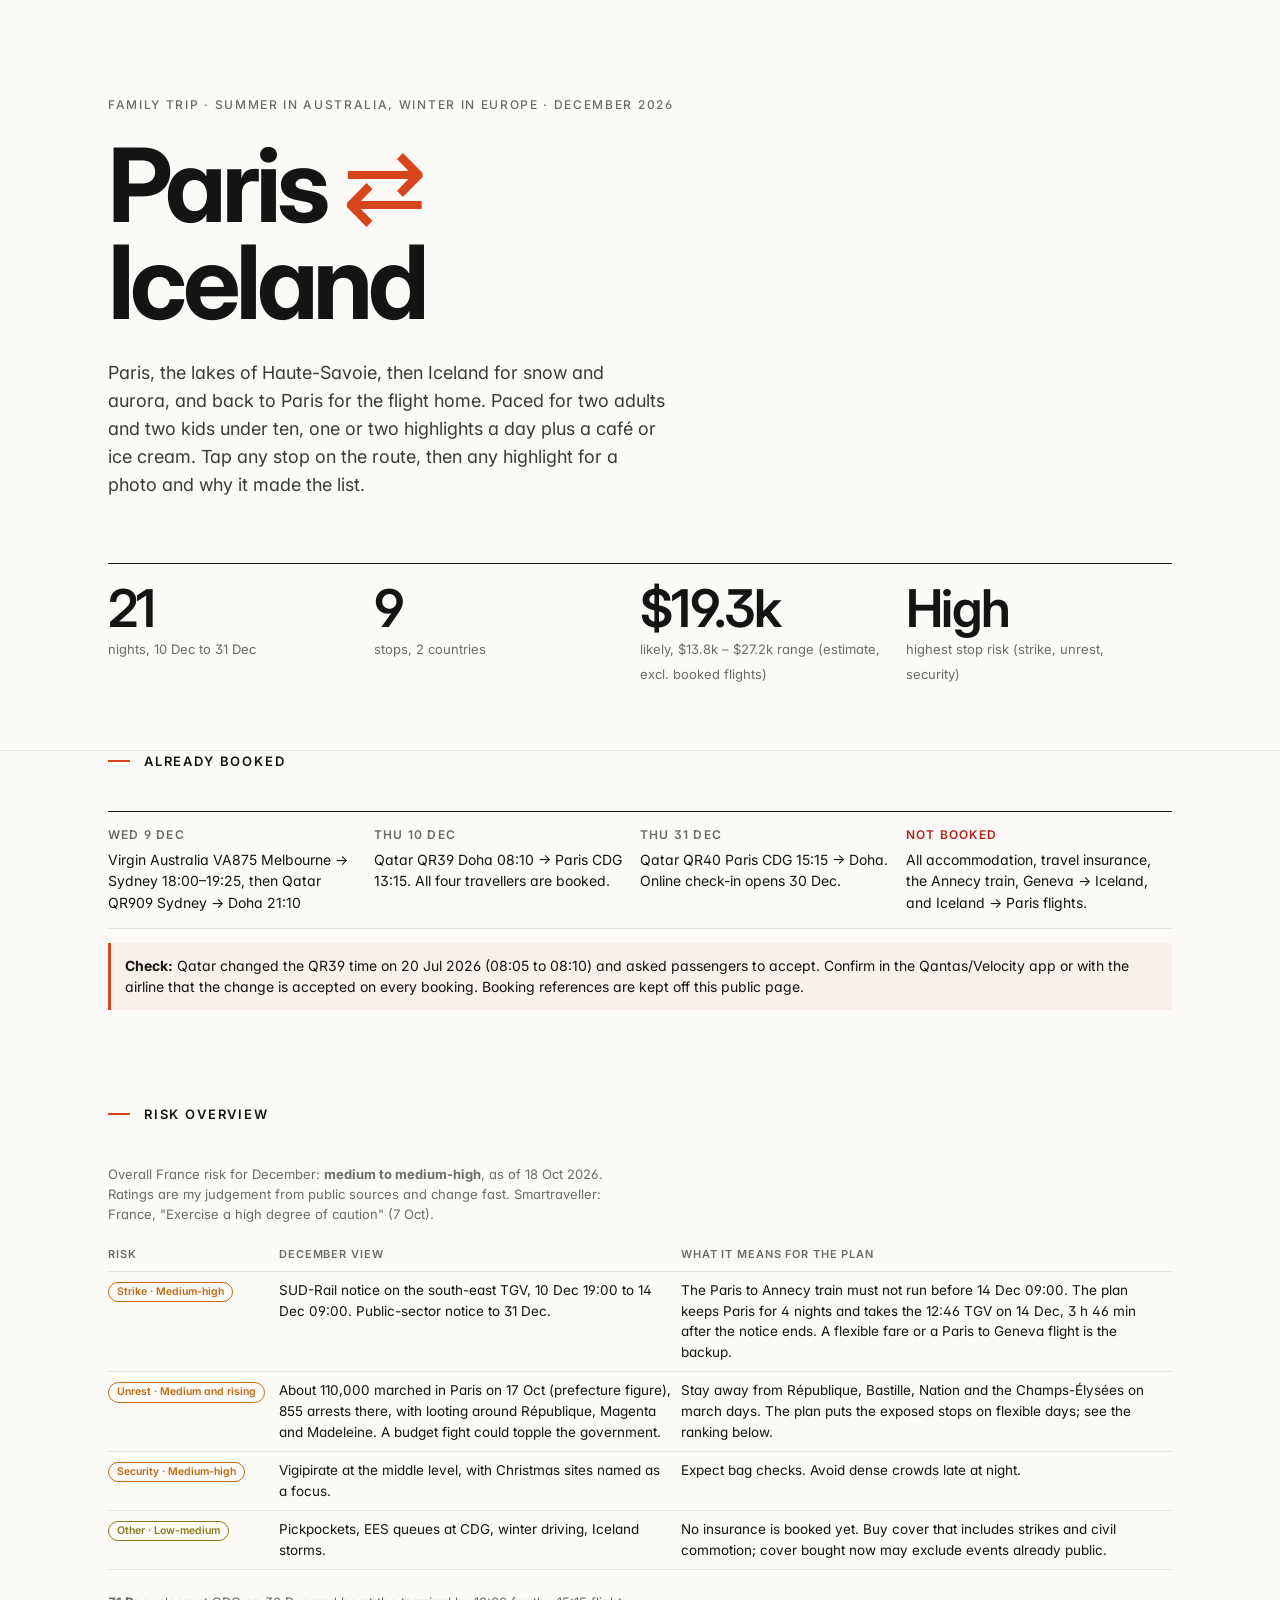
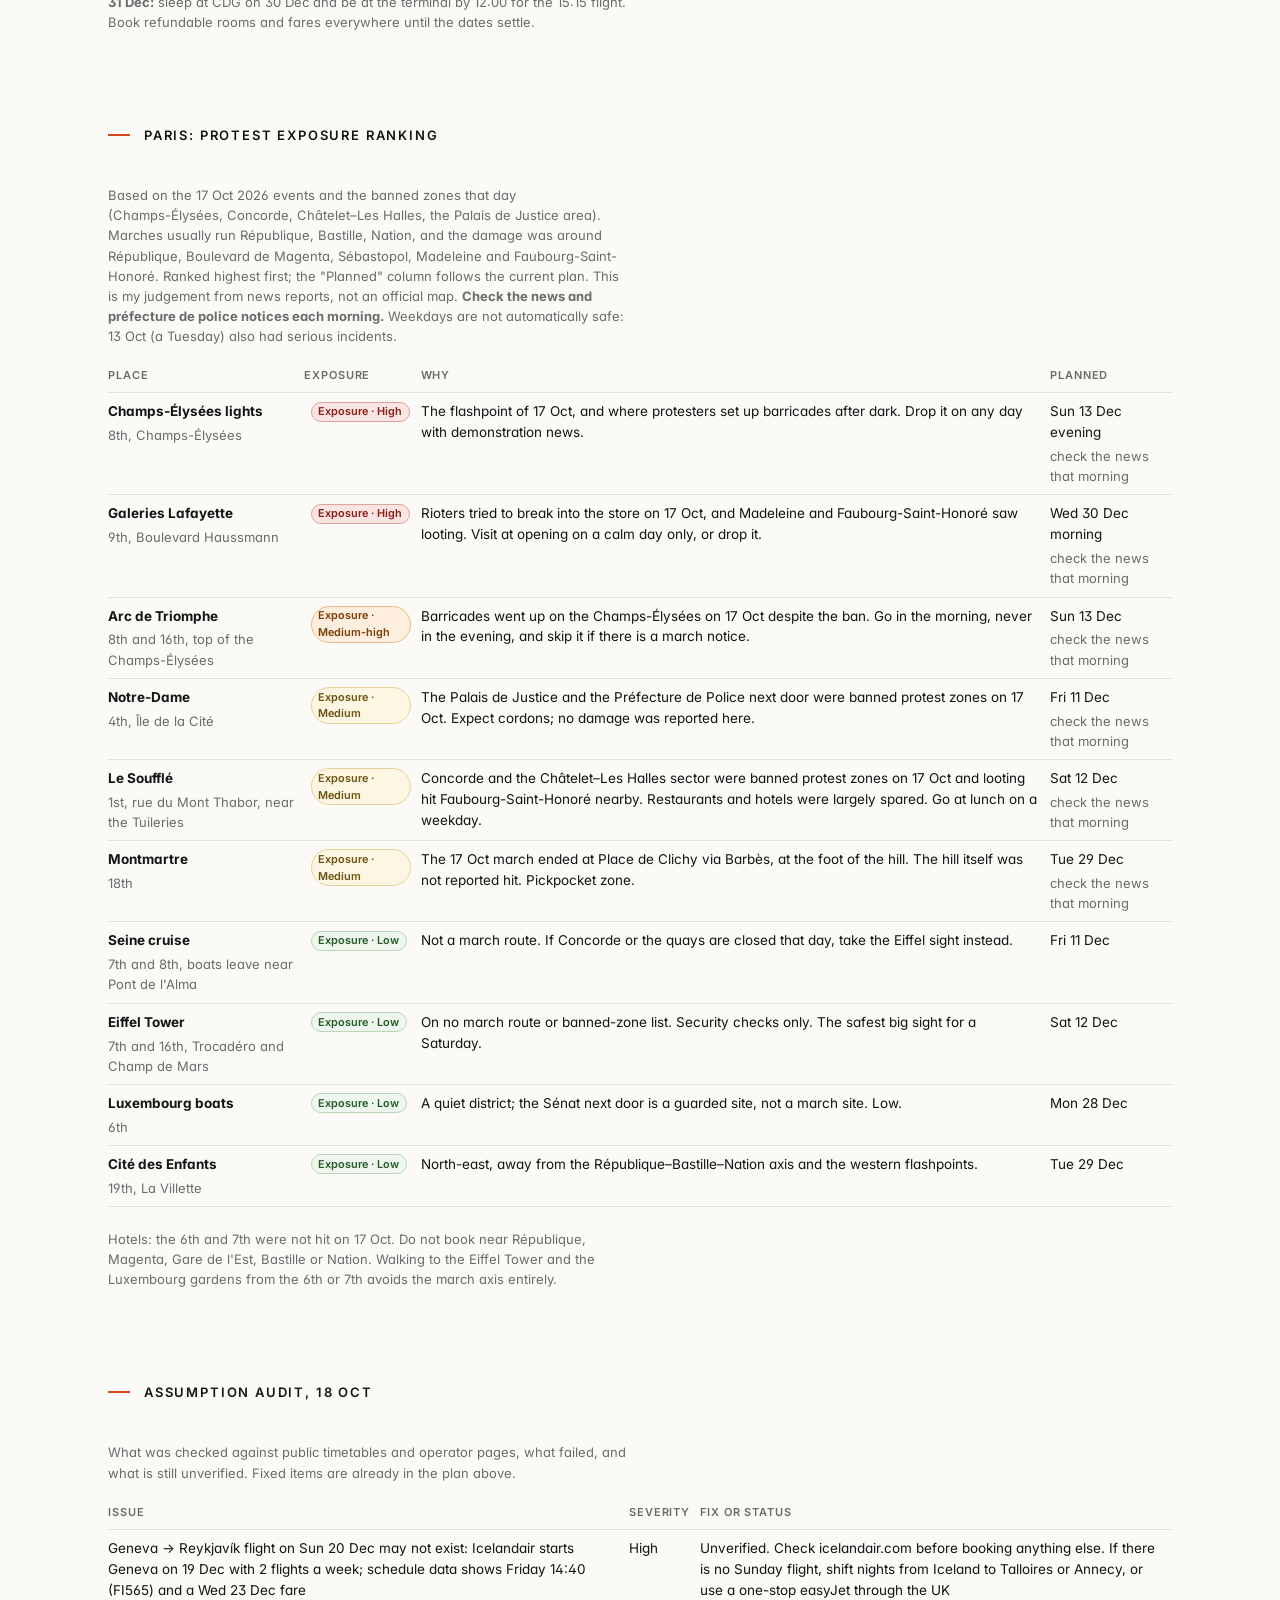
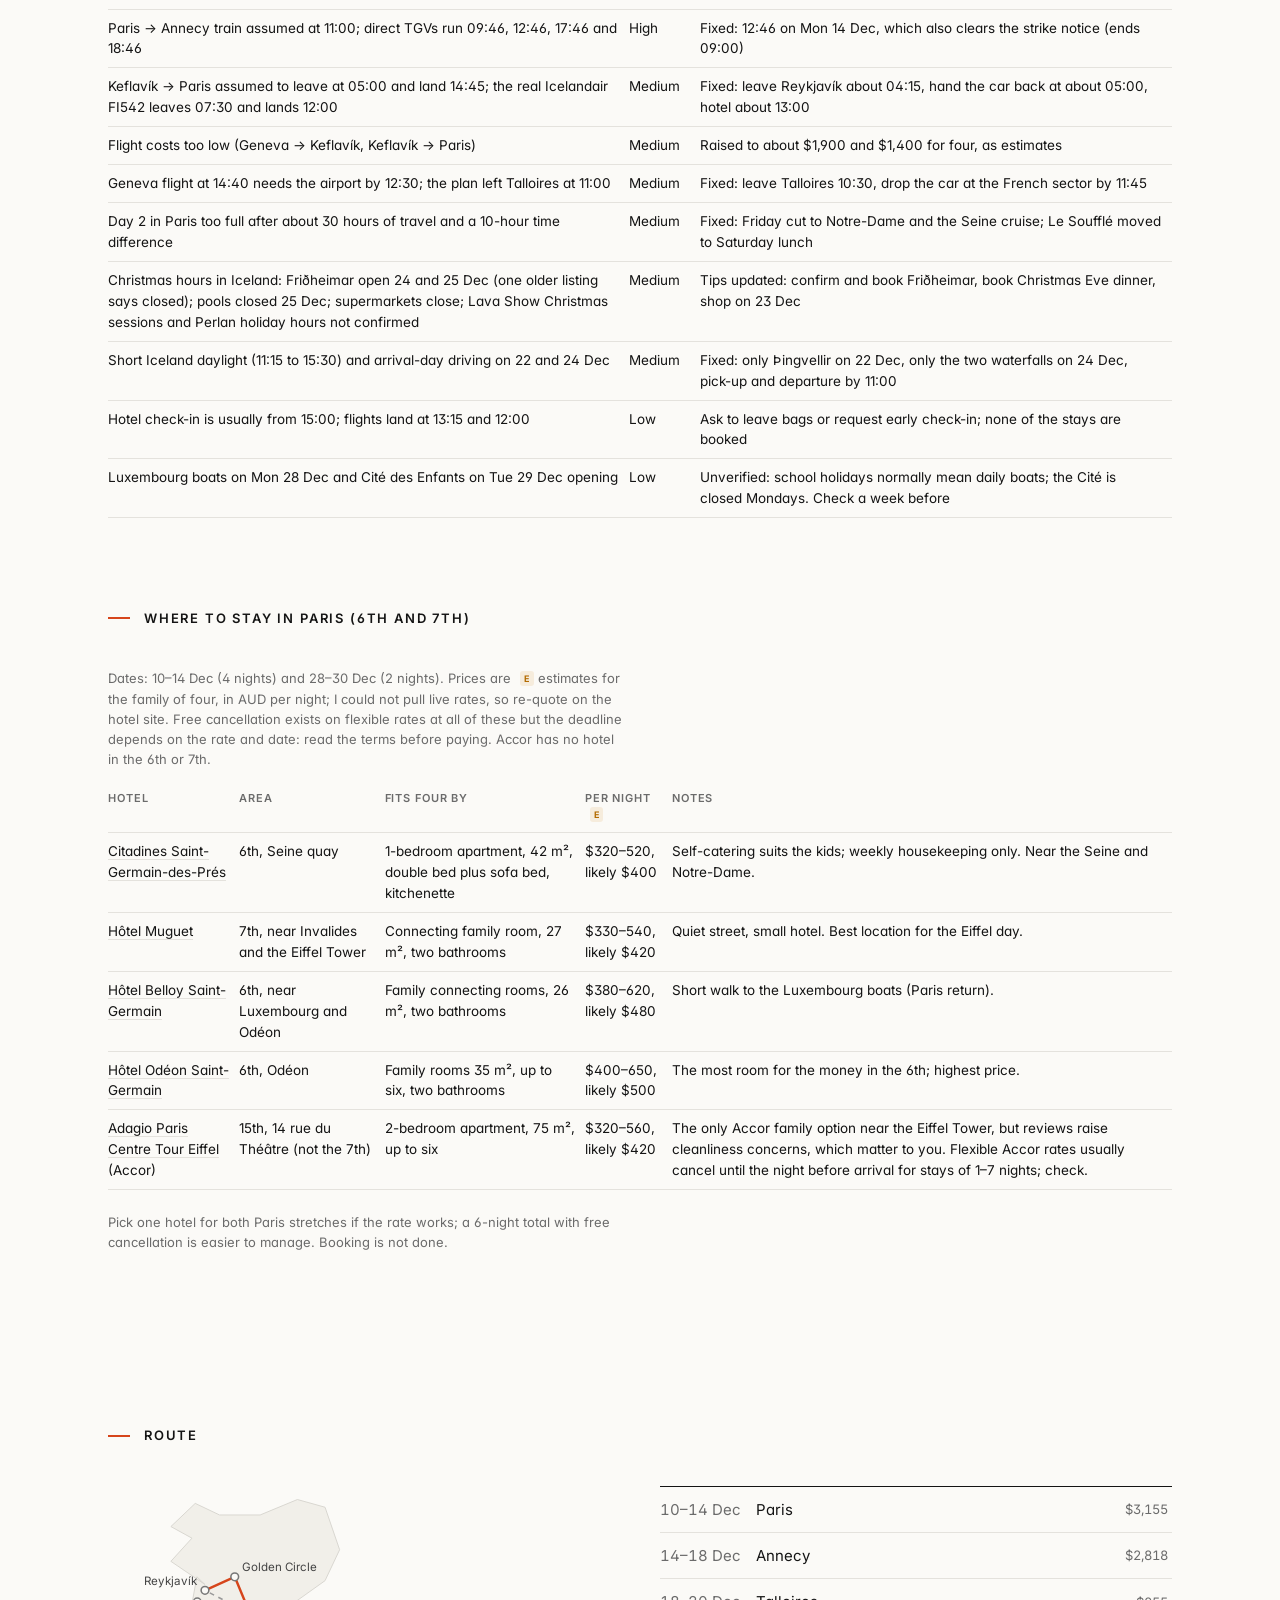
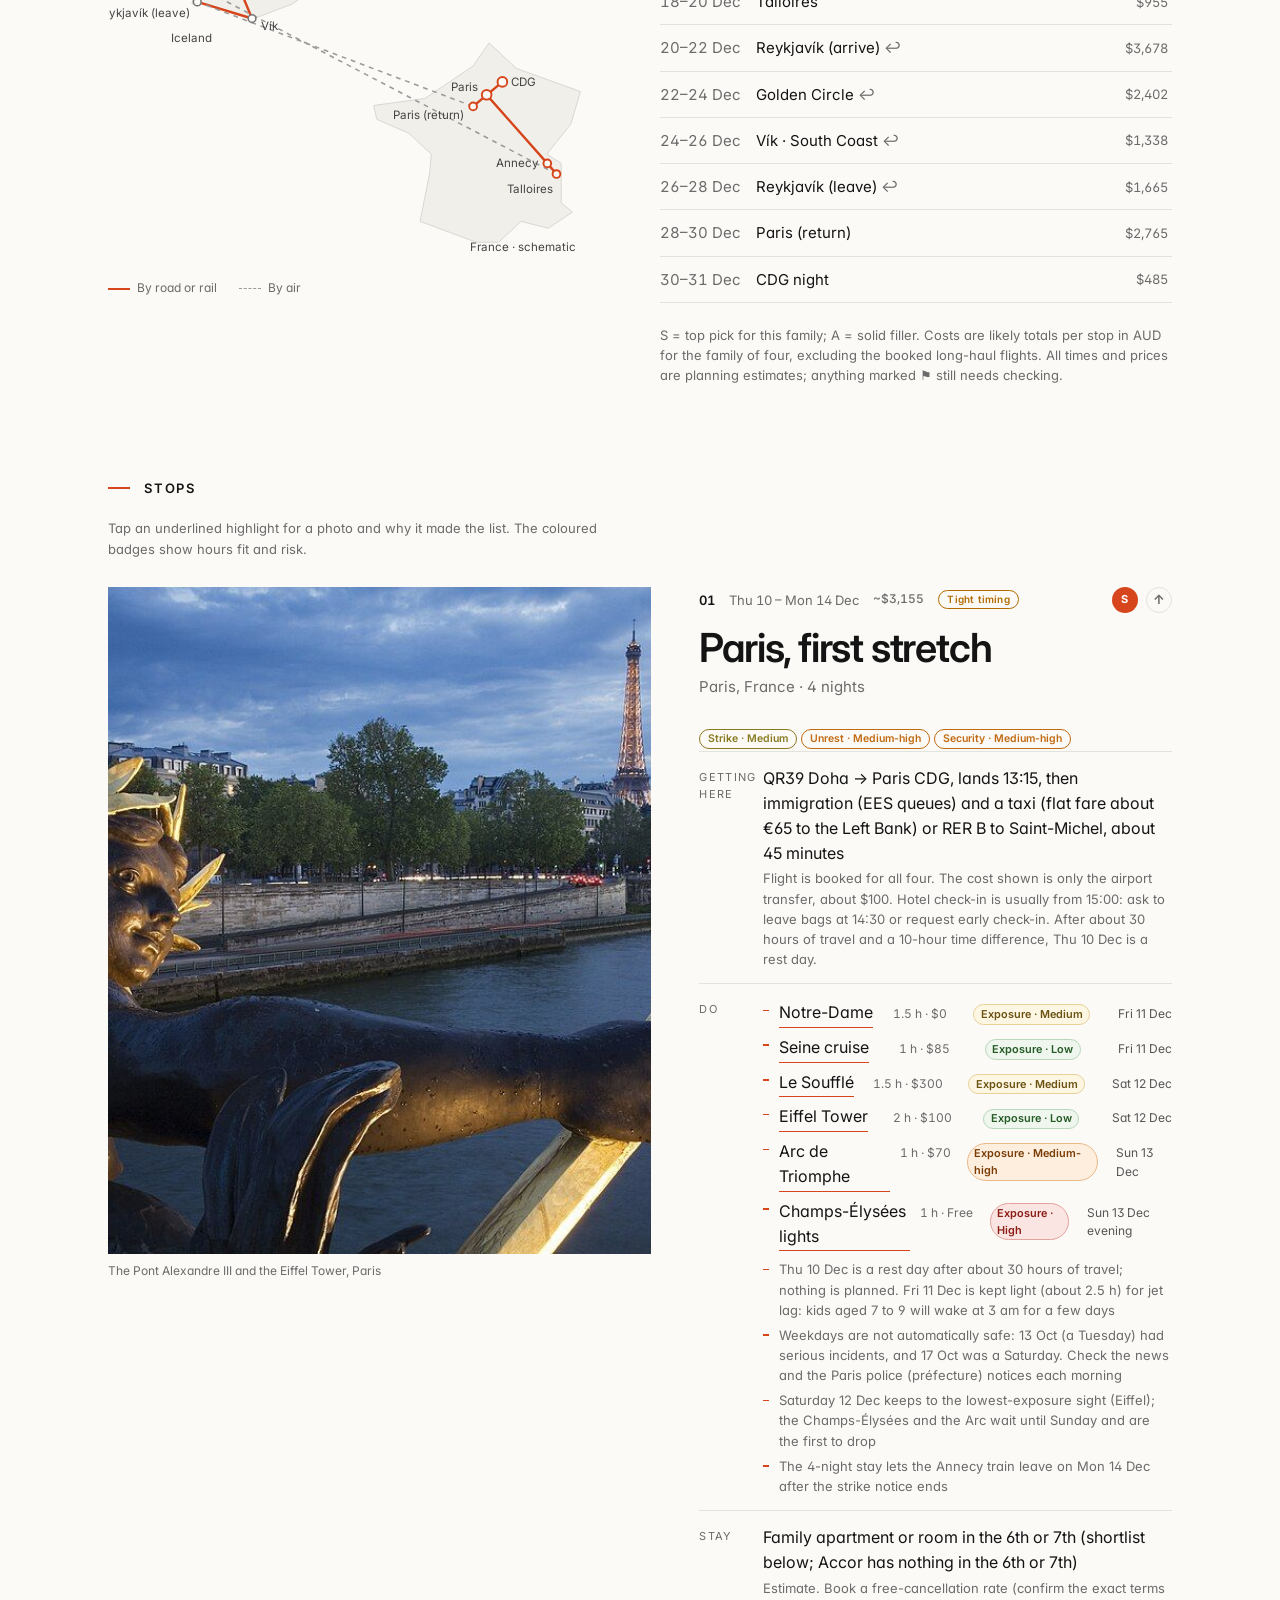
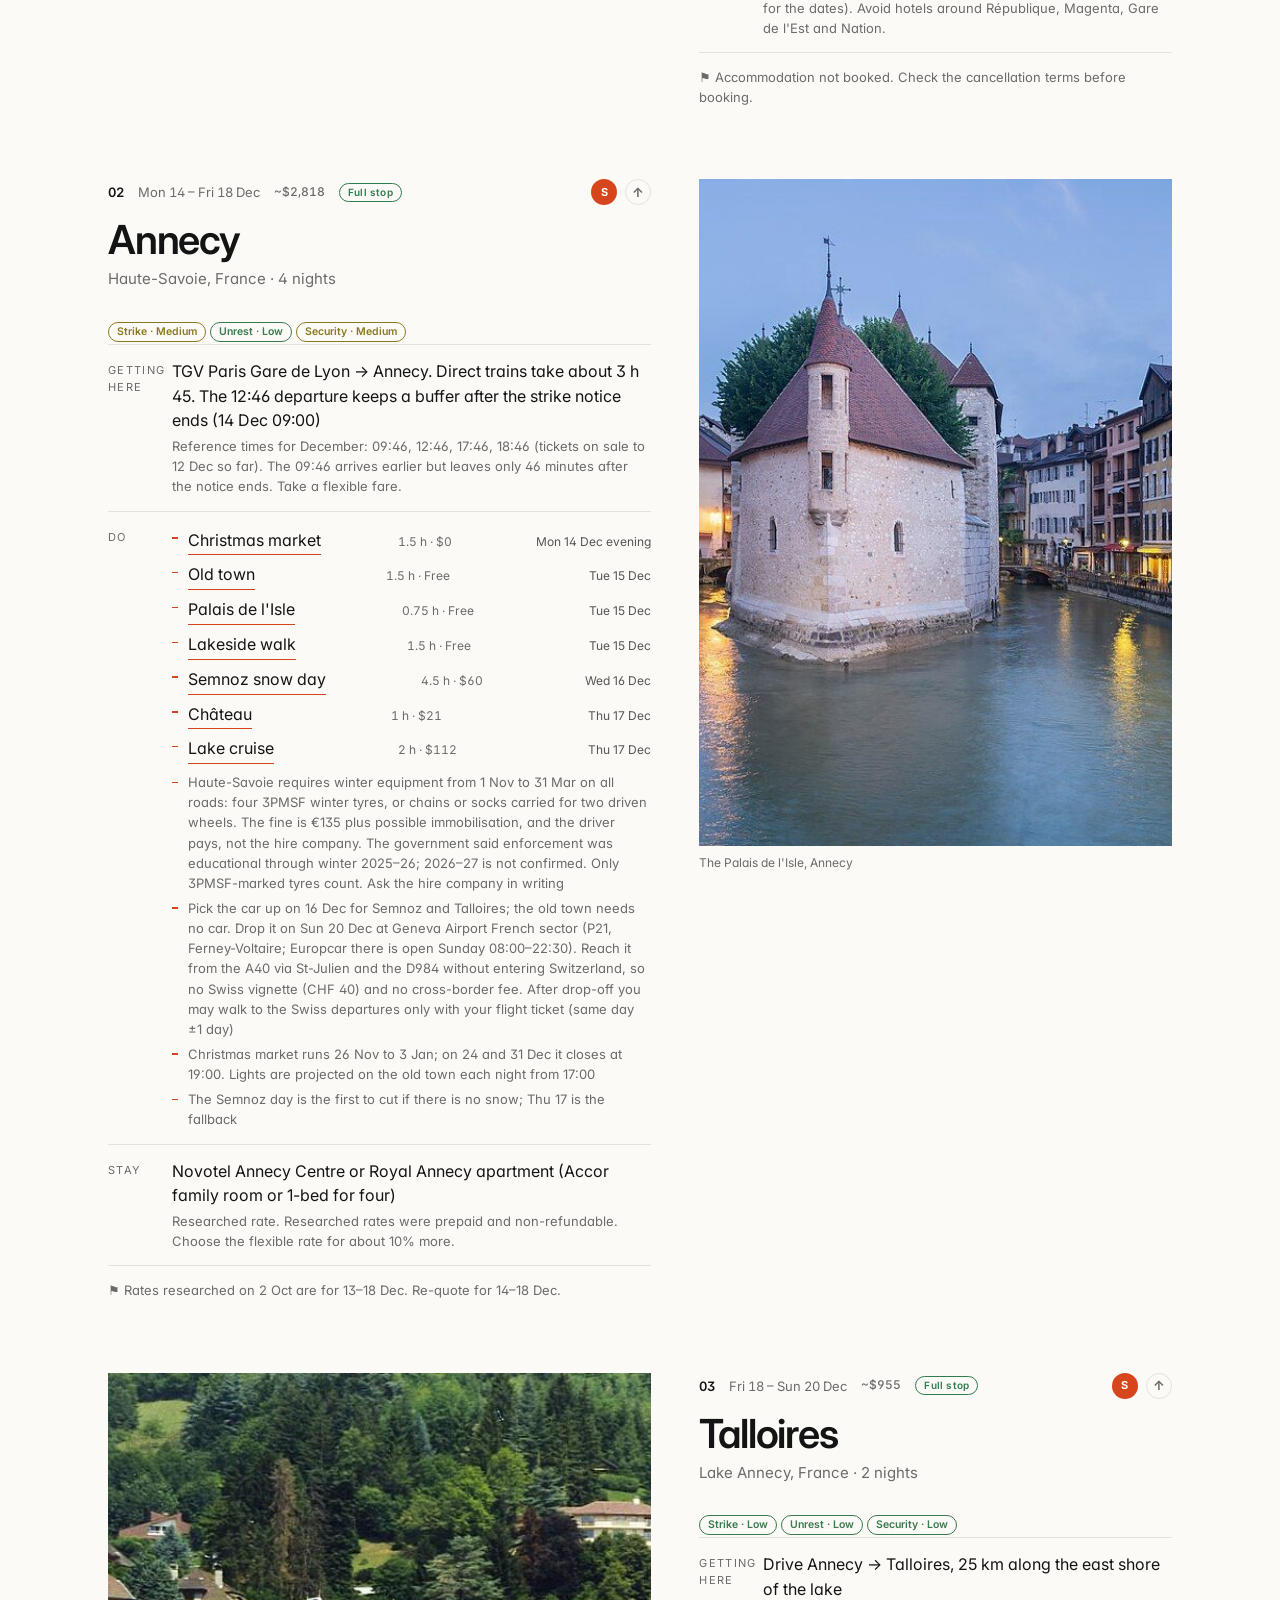
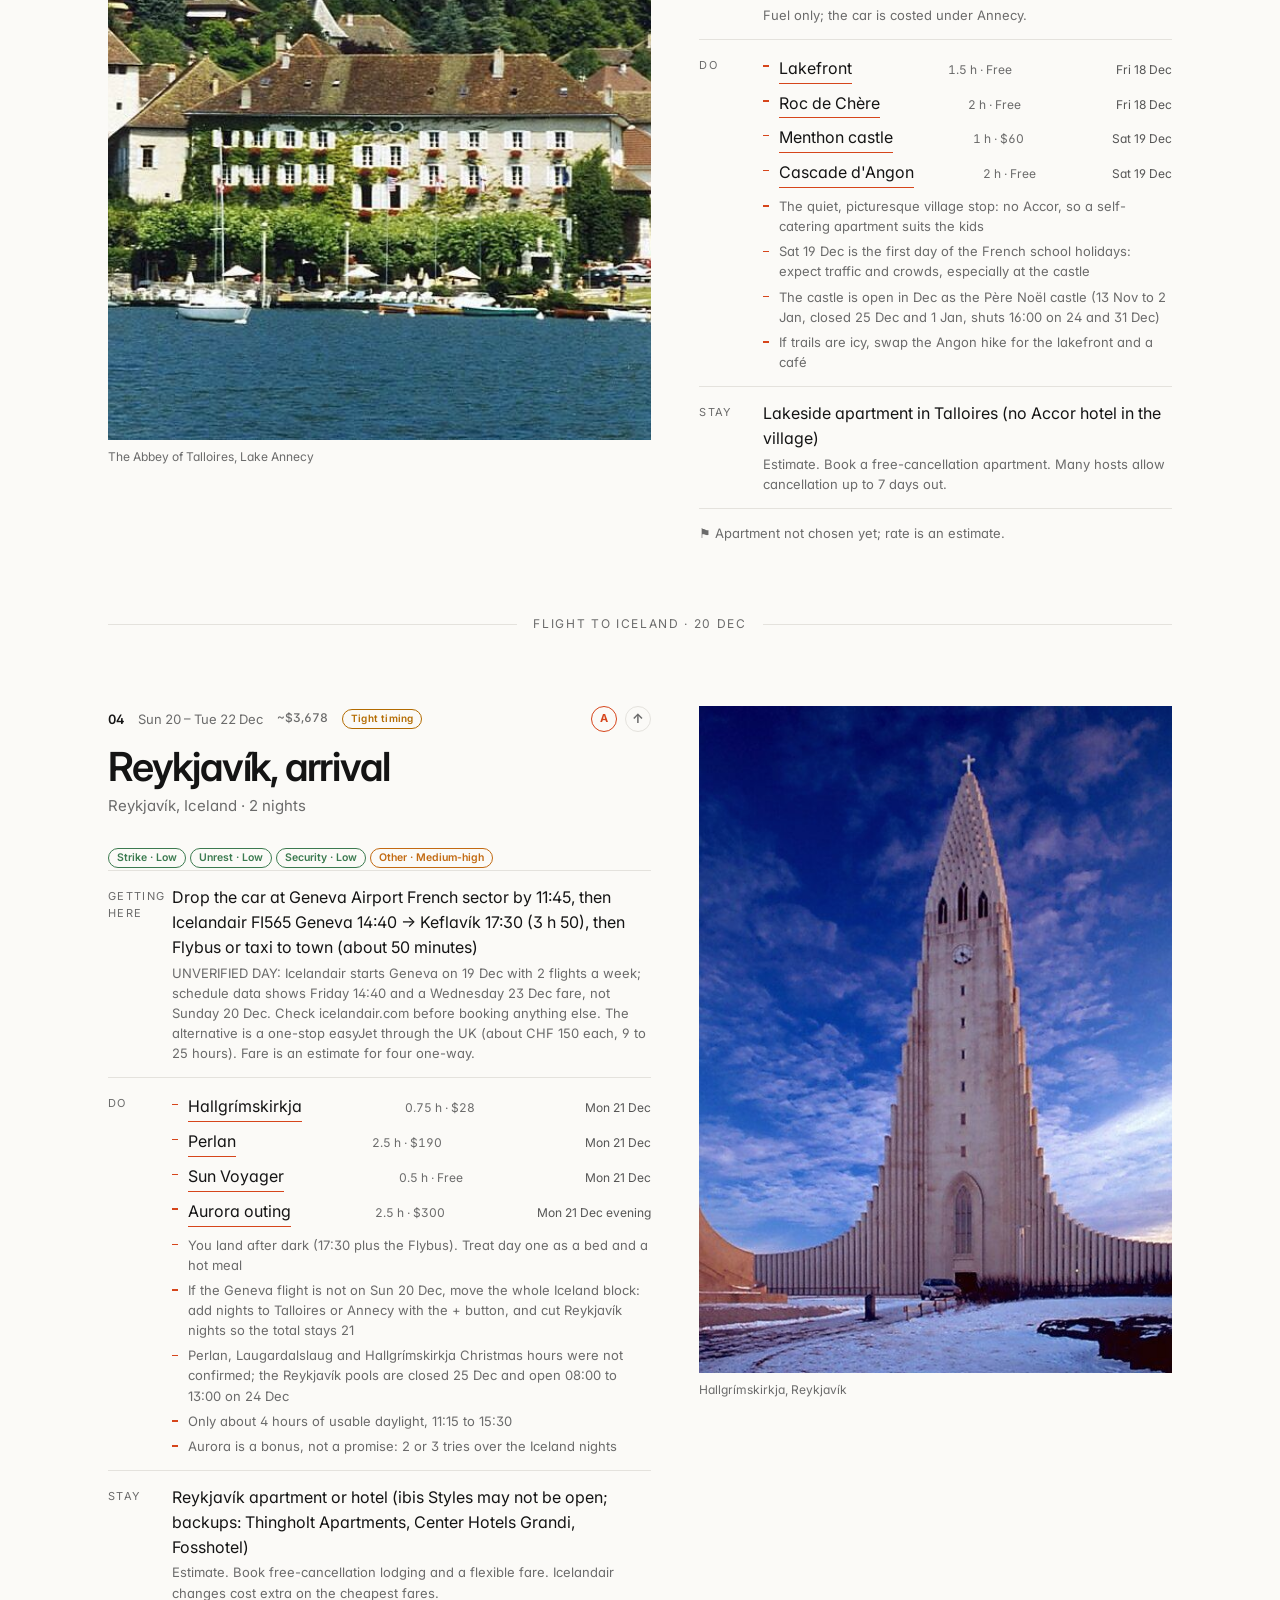
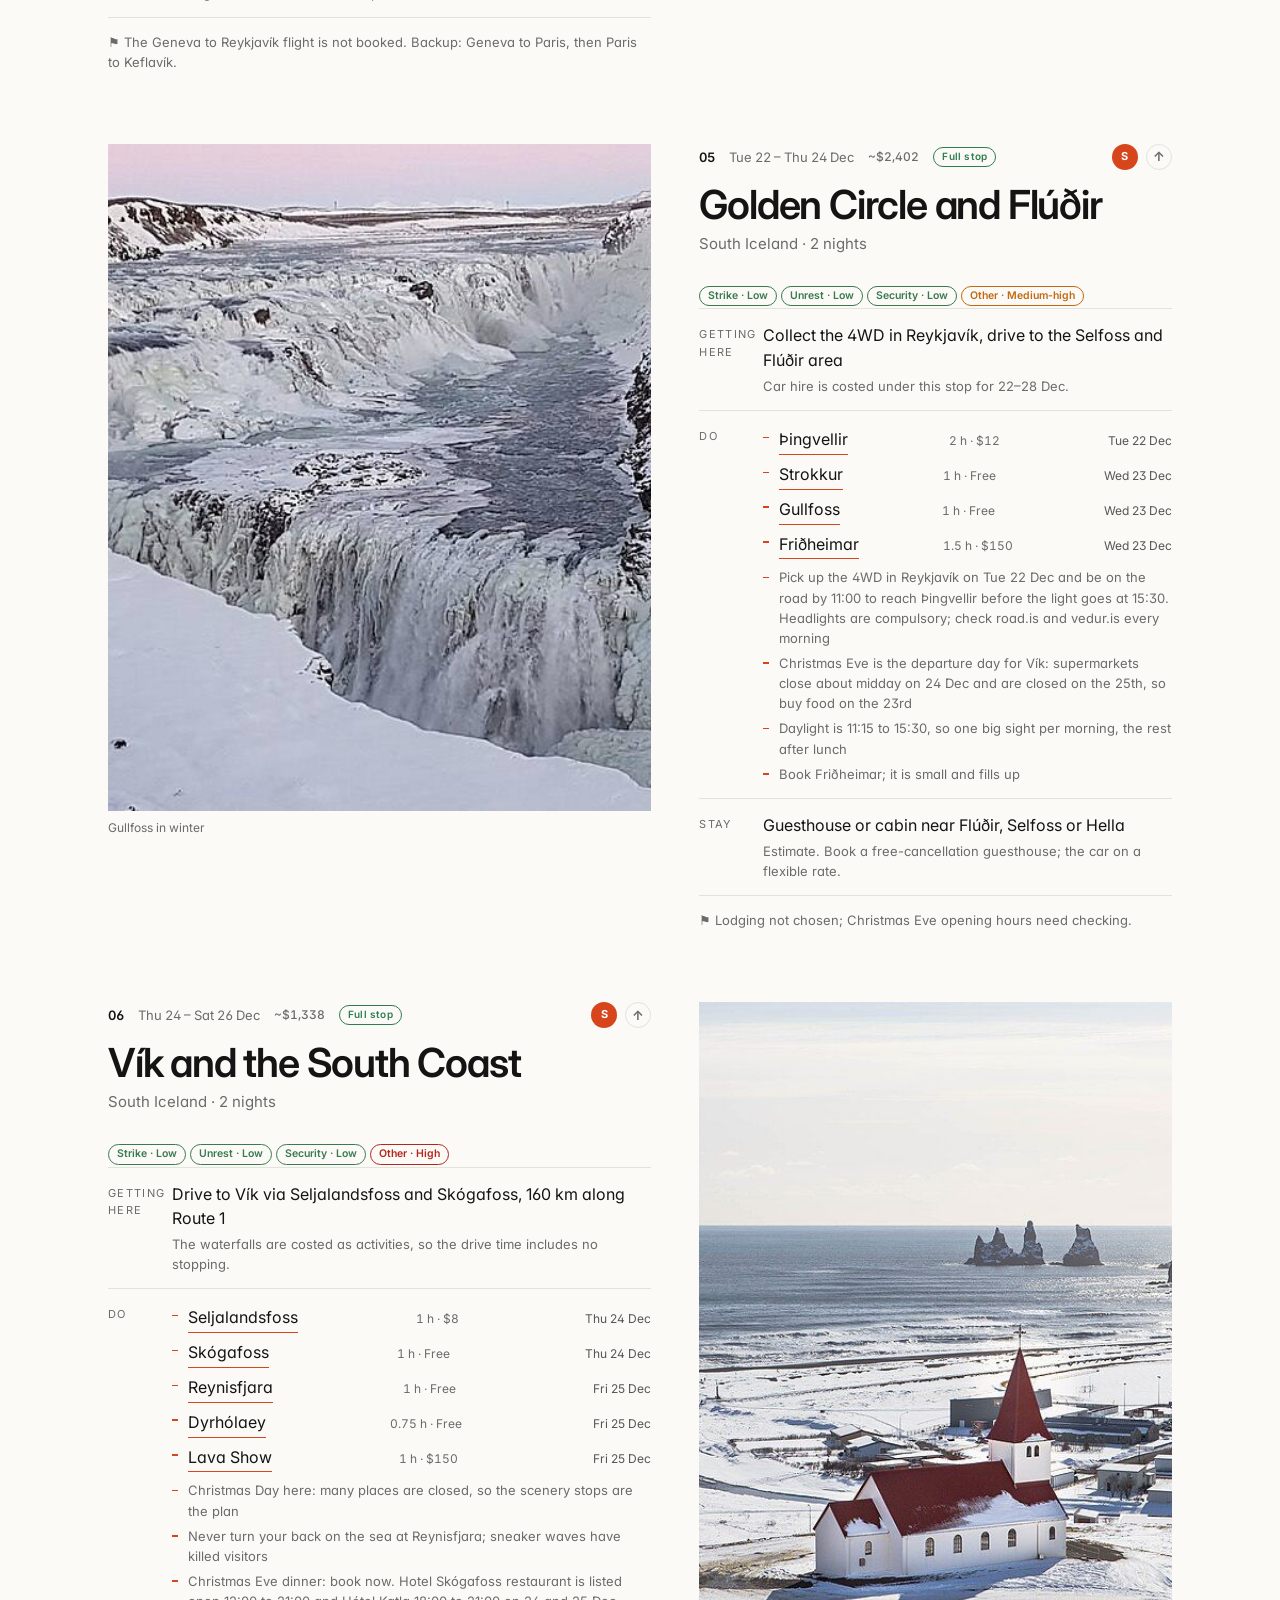
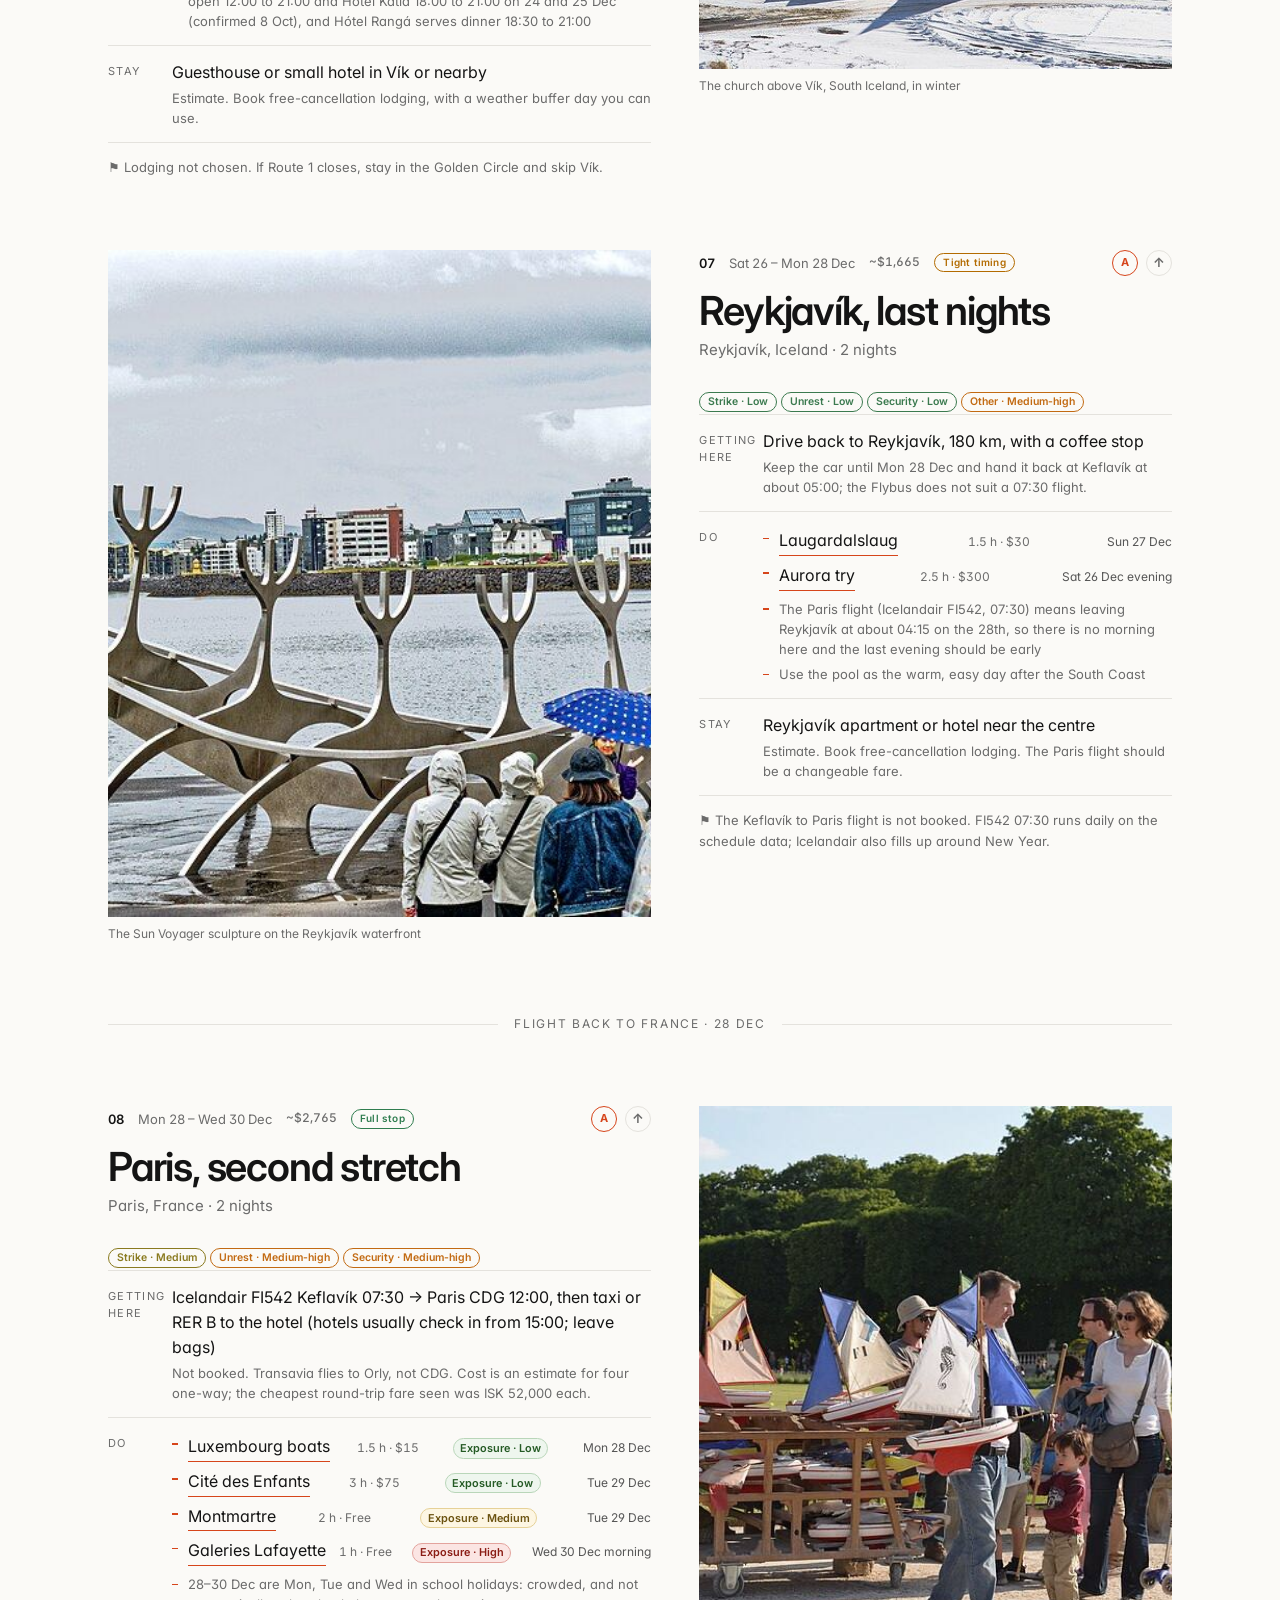
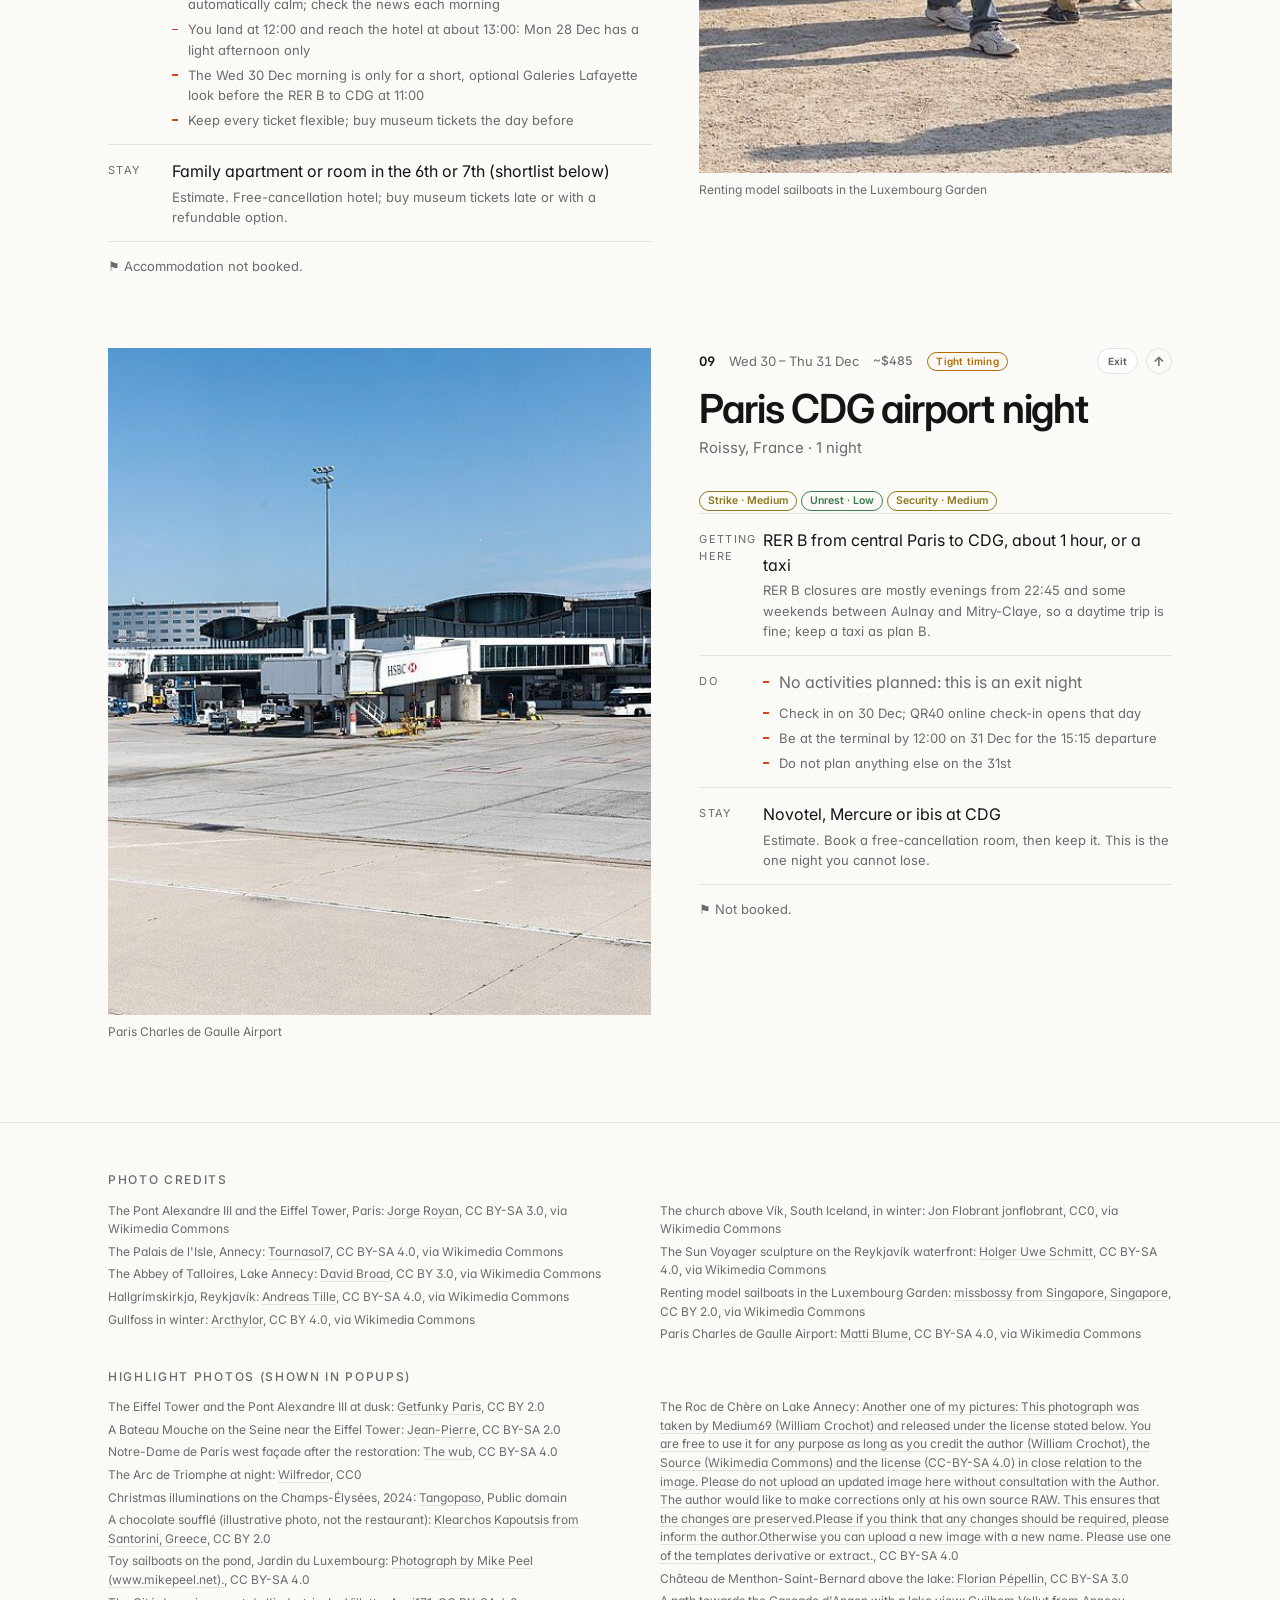
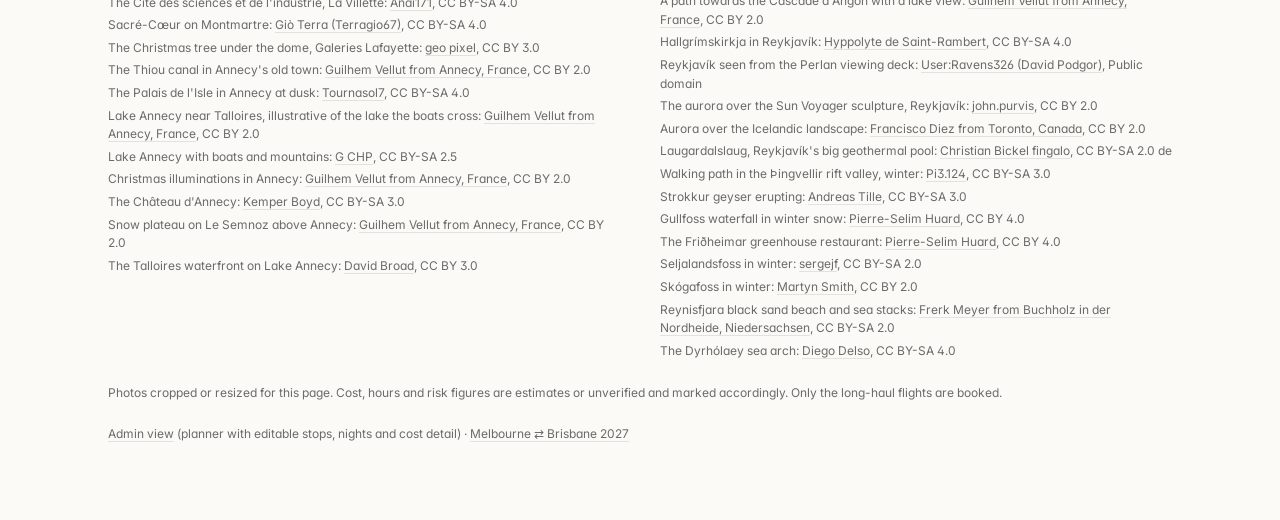
<file: europe-dec-2026/v1-lite/index.html>
<!doctype html><html lang="en-AU"><head><meta charset="utf-8"><link rel="icon" href="data:,"><meta name="viewport" content="width=device-width,initial-scale=1">
<title>Paris ⇄ Iceland · Family trip Dec 2026</title>
<meta name="description" content="Family itinerary for Europe, 10 to 31 December 2026: Paris, Annecy, Talloires, Iceland and back, with costs, daylight hours and risk ratings.">
<link rel="preconnect" href="https://fonts.googleapis.com"><link rel="preconnect" href="https://fonts.gstatic.com" crossorigin>
<link href="https://fonts.googleapis.com/css2?family=Inter:wght@400;500;600;700&display=swap" rel="stylesheet">
<style>
:root{--ink:#141414;--mute:#6b6b6b;--line:#e4e2dd;--bg:#fbfaf7;--acc:#d6451b;--max:1120px}
*{box-sizing:border-box}html{-webkit-text-size-adjust:100%}
body{margin:0;background:var(--bg);color:var(--ink);font:16px/1.55 Inter,-apple-system,BlinkMacSystemFont,"Segoe UI",Helvetica,Arial,sans-serif;font-feature-settings:"ss01","cv11";-webkit-font-smoothing:antialiased}
a{color:inherit;text-decoration-color:var(--line);text-underline-offset:3px}a:hover{text-decoration-color:var(--acc)}
.wrap{max-width:var(--max);margin:0 auto;padding:0 28px}
.eyebrow{font-size:12px;letter-spacing:.14em;text-transform:uppercase;color:var(--mute);font-weight:500}
header.hero{padding:96px 0 64px;border-bottom:1px solid var(--line)}
.hero h1{font-size:clamp(44px,8vw,104px);line-height:.95;letter-spacing:-.045em;font-weight:700;margin:22px 0 28px}
.hero h1 .ar{color:var(--acc);font-weight:500}
.hero p.lede{max-width:560px;font-size:18px;color:#3a3a3a;margin:0}
.stats{display:grid;grid-template-columns:repeat(4,1fr);gap:0;margin-top:64px;border-top:1px solid var(--ink)}
.stat{padding:18px 18px 0 0}.stat b{display:block;font-size:clamp(30px,4.4vw,52px);font-weight:600;letter-spacing:-.03em;line-height:1.05}
.stat span{font-size:13px;color:var(--mute)}
section{padding:80px 0}
h2{font-size:13px;letter-spacing:.14em;text-transform:uppercase;font-weight:600;margin:0 0 40px;display:flex;gap:14px;align-items:center}
h2::before{content:"";width:22px;height:2px;background:var(--acc)}
.overview{display:grid;grid-template-columns:minmax(0,1fr) minmax(0,1.05fr);gap:64px;align-items:start}
.map{width:100%;height:auto;max-height:640px}
.r-out{fill:none;stroke:var(--acc);stroke-width:2.5;stroke-linejoin:round;stroke-linecap:round}
.r-ret{fill:none;stroke:#9a9a9a;stroke-width:1.6;stroke-dasharray:5 5;stroke-linejoin:round}
.d-out{fill:var(--bg);stroke:var(--acc);stroke-width:2}.d-ret{fill:var(--bg);stroke:#777;stroke-width:1.6}
.d-home{fill:var(--ink)}.d-bne{fill:var(--acc)}.d-via{fill:#999}
.lbl{font:12px Inter,system-ui,sans-serif;fill:#444}.lbl-b{font-weight:600;fill:var(--ink)}
.legend{display:flex;gap:22px;font-size:12px;color:var(--mute);margin-top:10px}
.legend i{display:inline-block;width:22px;height:0;border-top:2.5px solid var(--acc);vertical-align:middle;margin-right:7px}
.legend i.d{border-top:1.6px dashed #999}
ol.tl{list-style:none;margin:0;padding:0;border-top:1px solid var(--ink)}
ol.tl li{display:grid;grid-template-columns:96px 1fr 28px;gap:12px;padding:11px 0;border-bottom:1px solid var(--line);font-size:15px}
.tdate{color:var(--mute);font-variant-numeric:tabular-nums}.ttier{text-align:right;font-weight:600;font-size:12px;color:var(--acc)}
ol.tl li.ret .tname::after{content:" ↩";color:var(--mute)}ol.tl li.muted{color:var(--mute)}ol.tl li.muted .ttier{color:var(--mute)}
.note{font-size:13px;color:var(--mute);margin-top:22px;max-width:520px}
.stops{display:grid;gap:72px}
.stop{display:grid;grid-template-columns:minmax(0,1.15fr) minmax(0,1fr);gap:48px;align-items:start;break-inside:avoid;page-break-inside:avoid}
.stop:nth-of-type(even) .ph{order:2}
.ph{margin:0}.ph img{display:block;width:100%;aspect-ratio:3/2;object-fit:cover;background:#eee;filter:saturate(.92)}
.mini{grid-template-columns:1fr}.mini .ph{order:0!important}.mini .ph img{aspect-ratio:auto;max-height:340px;object-fit:cover}.ph figcaption{font-size:12px;color:var(--mute);margin-top:8px}
.meta{display:flex;align-items:center;gap:14px;font-size:13px;color:var(--mute);font-variant-numeric:tabular-nums}
.num{font-weight:600;color:var(--ink)}
.tier{margin-left:auto;font-size:11px;font-weight:700;width:26px;height:26px;display:inline-grid;place-items:center;border-radius:50%}
.tS{background:var(--acc);color:#fff}.tA{border:1.5px solid var(--acc);color:var(--acc)}
.stop h3{font-size:clamp(28px,3.4vw,40px);letter-spacing:-.03em;line-height:1.05;margin:14px 0 6px;font-weight:600}
.reg{margin:0 0 26px;color:var(--mute);font-size:15px}
dl{margin:0;display:grid;grid-template-columns:64px 1fr;border-top:1px solid var(--line)}
dt,dd{padding:14px 0;border-bottom:1px solid var(--line);margin:0}
dt{font-size:11px;letter-spacing:.12em;text-transform:uppercase;color:var(--mute);padding-top:17px}
dd ul{margin:0;padding:0;list-style:none}dd li{padding-left:16px;position:relative}dd li+li{margin-top:5px}
dd li::before{content:"";position:absolute;left:0;top:.72em;width:6px;height:1.5px;background:var(--acc)}
.sub{display:block;font-size:13px;color:var(--mute);margin-top:3px}
.tc{display:inline-block;font-size:10px;letter-spacing:.08em;text-transform:uppercase;color:#9a6a52;border:1px solid #ead8cd;border-radius:3px;padding:0 5px;line-height:16px;vertical-align:1px;white-space:nowrap}
.flag{font-size:13px;color:var(--mute);margin:14px 0 0}
.divider{display:flex;align-items:center;gap:16px;font-size:12px;letter-spacing:.14em;text-transform:uppercase;color:var(--mute)}
.divider::before,.divider::after{content:"";flex:1;height:1px;background:var(--line)}
.home{display:grid;grid-template-columns:repeat(2,1fr);gap:0;border-top:1px solid var(--ink)}
.home div{padding:20px 24px 0 0}.home b{display:block;font-size:22px;letter-spacing:-.02em;font-weight:600;margin:4px 0}.home p{margin:0;color:var(--mute);font-size:14px}
.grid3{display:grid;grid-template-columns:repeat(3,1fr);gap:40px}
.grid3 h4{font-size:15px;margin:0 0 10px;font-weight:600}.grid3 ul{margin:0;padding:0 0 0 0;list-style:none;font-size:14px;color:#3a3a3a}.grid3 li{padding:7px 0;border-top:1px solid var(--line)}
footer{border-top:1px solid var(--line);padding:48px 0 64px;font-size:12px;color:var(--mute)}
footer ul{columns:2;column-gap:40px;padding:0;list-style:none;margin:12px 0 24px}footer li{break-inside:avoid;margin-bottom:4px}
html{scroll-behavior:smooth}
.stop,#route,#home{scroll-margin-top:24px}
a:focus-visible{outline:2px solid var(--acc);outline-offset:3px;border-radius:2px}
ol.tl li{display:block;padding:0}
a.tl-link{display:grid;grid-template-columns:96px 1fr 28px;gap:12px;padding:11px 0;min-height:44px;align-items:center;text-decoration:none;color:inherit}
a.tl-link:hover .tname,a.tl-link:focus-visible .tname{text-decoration:underline;text-decoration-color:var(--acc);text-underline-offset:4px}
a.tl-link:focus-visible{outline-offset:-2px}
.mp{cursor:pointer;outline:none}.hit{fill:transparent}
.mp:hover .lbl,.mp:focus-visible .lbl{fill:var(--acc);text-decoration:underline}
.mp:focus-visible .hit{stroke:var(--acc);stroke-width:1.5;fill:rgba(214,69,27,.08)}
.tomap{position:relative;margin-left:-6px;width:26px;height:26px;display:inline-grid;place-items:center;border-radius:50%;border:1px solid var(--line);font-size:13px;font-weight:700;color:var(--mute);text-decoration:none;line-height:1}.tomap::after{content:"";position:absolute;inset:-9px}.tomap:hover,.tomap:focus-visible{color:var(--acc);border-color:var(--acc)}
.back{display:inline-flex;align-items:center;min-height:44px;margin-top:10px;font-size:13px;color:var(--mute);text-decoration:none;letter-spacing:.02em}
.back:hover,.back:focus-visible{color:var(--acc)}
.stop.flash{animation:flash 1.6s ease-out}
@keyframes flash{0%,35%{box-shadow:0 0 0 14px rgba(214,69,27,.10);background:rgba(214,69,27,.05)}100%{box-shadow:0 0 0 14px transparent;background:transparent}}
@media (prefers-reduced-motion:reduce){html{scroll-behavior:auto}.stop.flash{animation:none;outline:2px solid var(--acc);outline-offset:10px}}
@media print{.back,.tomap{display:none}a.tl-link{min-height:0}}
@media (max-width:860px){
 .wrap{padding:0 20px}header.hero{padding:64px 0 48px}.stats{grid-template-columns:repeat(2,1fr);margin-top:44px}.stat{padding-bottom:16px}
 section{padding:56px 0}.overview{grid-template-columns:1fr;gap:40px}.map{max-height:520px}
 .stop{grid-template-columns:1fr;gap:22px}.stop:nth-of-type(even) .ph{order:0}.stops{gap:56px}
 .grid3{grid-template-columns:1fr;gap:28px}footer ul{columns:1}.home{grid-template-columns:1fr}
}
@media print{
 :root{--bg:#fff}body{font-size:11pt}header.hero{padding:0 0 24px}section{padding:28px 0}
 .stop{grid-template-columns:38% 1fr;gap:24px}.stop:nth-of-type(even) .ph{order:0}.stops{gap:28px}
 .ph img{filter:none}a{text-decoration:none}.overview{break-inside:avoid}h2{margin-bottom:20px}
 @page{margin:14mm}
}
/* ===== v1.1 additions ===== */
:root{--ok:#2f7d4f;--warnc:#b36b00;--bad:#b3261e;--bar:52px}
.sr{position:absolute;width:1px;height:1px;overflow:hidden;clip:rect(0 0 0 0);white-space:nowrap}
.bar{position:sticky;top:0;z-index:50;background:rgba(251,250,247,.96);backdrop-filter:blur(6px);border-bottom:1px solid var(--line)}
.bar-in{display:flex;flex-wrap:wrap;align-items:center;gap:6px 16px;min-height:var(--bar);padding-top:8px;padding-bottom:8px;font-size:13px;font-variant-numeric:tabular-nums}
.ver{display:inline-block;font-size:10px;font-weight:700;letter-spacing:.08em;color:var(--acc);border:1px solid var(--acc);border-radius:99px;padding:0 7px;line-height:17px;text-transform:none}
.bc b{font-size:16px}.mute{color:var(--mute)}
.chip{font-size:12px;font-weight:600;border-radius:99px;padding:2px 10px;border:1px solid var(--line)}
.chip.ok{color:var(--ok);border-color:var(--ok)}.chip.over{color:var(--bad);border-color:var(--bad)}.chip.under{color:var(--warnc);border-color:var(--warnc)}
.btn{font:inherit;font-size:14px;font-weight:500;background:#fff;color:var(--ink);border:1px solid #cfcdc7;border-radius:6px;padding:9px 14px;min-height:40px;cursor:pointer;text-decoration:none;display:inline-flex;align-items:center}
.btn.sm{font-size:12px;padding:4px 10px;min-height:30px}.btn.pri{background:var(--ink);color:#fff;border-color:var(--ink)}
.btn:hover,.btn:focus-visible{border-color:var(--acc);color:var(--acc)}.btn.pri:hover{color:#fff;background:var(--acc)}
button:focus-visible,a:focus-visible,select:focus-visible,input:focus-visible,label.btn:focus-visible{outline:2px solid var(--acc);outline-offset:2px}
.sv{margin-left:auto}.jump{margin-left:0}
.ctl{display:grid;grid-template-columns:repeat(3,minmax(0,1fr));gap:24px;margin-bottom:8px}
.ctl-g{display:flex;flex-direction:column;gap:6px;font-size:13px}.ctl-g label{font-weight:600;font-size:12px;letter-spacing:.1em;text-transform:uppercase}
select,input[type=text],input[type=number]{font:inherit;font-size:15px;padding:8px 10px;border:1px solid #cfcdc7;border-radius:6px;background:#fff;min-height:40px;max-width:100%}
.bud{display:flex;align-items:center;gap:6px}.bud input{width:96px}
.warn{color:var(--bad);font-size:14px;margin:10px 0 0;padding:8px 12px;border-left:3px solid var(--bad);background:rgba(179,38,30,.06)}
.acts-row{display:flex;flex-wrap:wrap;gap:10px;margin:18px 0 8px;align-items:center}.inl{display:inline-flex;gap:6px}
.inl input{width:200px}.linkf{width:100%;margin:8px 0;font-size:12px}
.sm-h{font-size:12px;letter-spacing:.12em;text-transform:uppercase;margin:22px 0 6px}
.plans{list-style:none;margin:0;padding:0;font-size:14px}.plans li{display:flex;gap:10px;align-items:center;padding:6px 0;border-bottom:1px solid var(--line)}.plans .pn{font-weight:600;margin-right:auto}
.r-ghost{fill:none;stroke:#d8d6d0;stroke-width:1.2;stroke-dasharray:1 4;stroke-linecap:round}
.d-skip{fill:#fff;stroke:#bbb;stroke-width:1.4;stroke-dasharray:2 2}.mp.skip .lbl{fill:#aaa;text-decoration:line-through}
.legend i.g{border-top:1.5px dotted #bbb}
ol.tl li{display:flex;align-items:center;padding:0;gap:4px}
a.tl-link{display:grid;grid-template-columns:84px 1fr auto;flex:1;min-width:0}
.tcost{font-size:13px;color:var(--mute);font-variant-numeric:tabular-nums;text-align:right;padding-right:4px}
.tx{width:34px;flex:none}
.xb{flex:none;width:34px;height:34px;border-radius:50%;border:1px solid var(--line);background:#fff;color:var(--mute);font:inherit;font-size:16px;line-height:1;cursor:pointer;display:inline-grid;place-items:center}
.xb:hover,.xb:focus-visible{color:var(--acc);border-color:var(--acc)}.xb.fixed{border-style:dashed;cursor:default;pointer-events:none}
ol.tl li.rm .tname{text-decoration:line-through;color:#999}ol.tl li.rm .tdate,ol.tl li.rm .tcost{color:#aaa}
.vd{display:inline-block;width:8px;height:8px;border-radius:50%;margin-left:7px;vertical-align:1px}
.v-worth{--vc:var(--ok)}.v-marginal{--vc:var(--warnc)}.v-pointless{--vc:var(--bad)}
.vd.v-worth,.vd.v-marginal,.vd.v-pointless{background:var(--vc)}
.vpill{font-size:11px;font-weight:600;border-radius:99px;padding:2px 9px;border:1px solid var(--vc);color:var(--vc);white-space:nowrap}
.meta{flex-wrap:wrap;row-gap:6px}.meta .tier{margin-left:auto}
.rmbtn{margin-left:0!important;cursor:pointer;background:#fff;font-family:inherit}.rmbtn.off{opacity:.4;border-style:dashed}
.stop.removed>.ph,.stop.removed>.body{display:none}
.skipbar{display:none;align-items:center;gap:14px;padding:12px 16px;border:1px dashed #ccc;color:var(--mute);font-size:14px;grid-column:1/-1}
.stop.removed{display:block;margin:-20px 0}.stop.removed .skipbar{display:flex}
.stop.mini.removed{display:none}
ul.acts,ul.tips{margin:0;padding:0;list-style:none}ul.acts li{display:flex;justify-content:space-between;gap:10px;align-items:baseline;padding-left:16px}
ul.tips{margin-top:8px;font-size:13px;color:var(--mute)}
.atr{font:inherit;color:var(--ink);background:none;border:0;border-bottom:1px solid var(--acc);padding:2px 0;text-align:left;cursor:pointer;min-height:28px}
.atr:hover,.atr:focus-visible{color:var(--acc)}
.am{font-size:12px;color:var(--mute);white-space:nowrap;font-variant-numeric:tabular-nums}
dd.c-cost,dd.c-hours{font-size:14px}
.chead{font-size:15px}.chead b{font-size:20px;letter-spacing:-.02em}
ul.cl{list-style:none;margin:6px 0 0;padding:0}ul.cl li{display:flex;justify-content:space-between;gap:12px;padding:6px 0 6px 0;border-top:1px solid var(--line)}
ul.cl li::before{display:none}ul.cl li+li{margin-top:0}ul.cl{padding:0}
.cl-l{flex:1;min-width:0}.cl-v{text-align:right;white-space:nowrap;font-variant-numeric:tabular-nums}
.cl-v .sub,.cl-l .sub{font-size:12px}.cl-l .sub{white-space:normal}
.ct{display:inline-block;font-size:9px;font-weight:700;letter-spacing:.06em;border-radius:3px;padding:0 4px;margin-left:5px;line-height:15px;vertical-align:1px;text-transform:uppercase}
.t-r{background:#e8f1ec;color:var(--ok)}.t-e{background:#f6ecdc;color:var(--warnc)}.t-f{background:#eee;color:#777}
.vline{margin-bottom:8px}
table.ht{border-collapse:collapse;width:100%;font-size:13px}table.ht th{font-weight:500;text-align:left;padding:4px 10px 4px 0;color:var(--mute);white-space:nowrap}table.ht td{padding:4px 8px 4px 0;font-variant-numeric:tabular-nums}table.ht td.sub{display:table-cell;margin:0;font-size:12px}
table.ht tr.tot th,table.ht tr.tot td:nth-child(2){color:var(--ink);font-weight:700}table.ht tr{border-top:1px solid var(--line)}
ul.fit,ul.flags{list-style:none;margin:8px 0 0;padding:0;font-size:13px}ul.fit li,ul.flags li{padding-left:0}ul.fit li::before,ul.flags li::before{display:none}
ul.flags li{color:var(--warnc)}
.rmnote{margin-top:8px}
.key{margin:-20px 0 28px}
.toast{position:fixed;left:50%;bottom:18px;transform:translateX(-50%);z-index:100;background:var(--ink);color:#fff;padding:10px 12px 10px 16px;border-radius:8px;display:flex;gap:12px;align-items:center;font-size:14px;max-width:min(560px,calc(100vw - 24px));box-shadow:0 6px 24px rgba(0,0,0,.25)}
.toast[hidden]{display:none}.toast .btn{background:transparent;color:#fff;border-color:#888}.toast .tx{background:none;border:0;color:#bbb;font-size:20px;cursor:pointer;padding:0 6px}
/* dialog */
dialog#dlg{padding:0;border:0;border-radius:10px;width:min(760px,calc(100vw - 24px));max-height:calc(100dvh - 24px);box-shadow:0 20px 60px rgba(0,0,0,.35);color:var(--ink);background:var(--bg)}
dialog#dlg::backdrop{background:rgba(20,20,20,.55)}
.d-in{position:relative}.d-body{max-height:calc(100dvh - 24px);overflow:auto}
.d-x{position:absolute;right:10px;top:10px;z-index:2;width:40px;height:40px;border-radius:50%;border:0;background:rgba(255,255,255,.92);font-size:24px;line-height:1;cursor:pointer;box-shadow:0 1px 6px rgba(0,0,0,.25)}
.d-fig{margin:0}.d-fig img{display:block;width:100%;max-height:340px;object-fit:cover;background:#e8e6e0}.d-fig figcaption{font-size:11px;color:var(--mute);padding:8px 18px 0}
.d-txt{padding:10px 22px 24px}.d-txt h3{font-size:26px;letter-spacing:-.025em;margin:6px 0 10px;line-height:1.1}.d-txt h4{font-size:11px;letter-spacing:.12em;text-transform:uppercase;color:var(--mute);margin:18px 0 4px}.d-txt p{margin:0;font-size:15px}
.chips{list-style:none;margin:0;padding:0;display:flex;flex-wrap:wrap;gap:6px}.chips li{font-size:12px;border:1px solid var(--line);border-radius:99px;padding:2px 10px;color:#3a3a3a;background:#fff}
dl.facts{display:grid;grid-template-columns:110px 1fr;margin-top:16px;border-top:1px solid var(--line)}dl.facts dt{padding-top:12px;font-size:11px}dl.facts dd.tcf{color:#8a5a3c}
html.modal{overflow:hidden}
@media (max-width:860px){
 .ctl{grid-template-columns:1fr;gap:16px}
 .bar-in{gap:2px 10px;padding-top:6px;padding-bottom:6px;font-size:12px}.bar-in .jump{display:none}.sv{margin-left:0}
 .bc b{font-size:15px}.bar .btn.sm{padding:2px 8px;min-height:26px}
 a.tl-link{grid-template-columns:70px 1fr auto}
 .stop,#route,#home,#plan{scroll-margin-top:84px}
 dialog#dlg{width:100vw;max-width:100vw;max-height:100dvh;height:100dvh;border-radius:0;margin:0}.d-body{max-height:100dvh}
 dl.facts{grid-template-columns:90px 1fr}.d-txt{padding:10px 16px 28px}
 .inl{width:100%}.inl input{flex:1;width:auto}
}
@media (max-width:480px){.stats{grid-template-columns:repeat(2,1fr)}.ul.cl li{flex-direction:column}ul.cl li{flex-direction:column;gap:2px}.cl-v{text-align:left}}
.stop,#route,#home,#plan{scroll-margin-top:84px}
@media print{.bar,.noprint,.toast,dialog,.rmbtn,.skipbar,.atr+.x,#plan,.d-x,.jump,.xb,.restore{display:none!important}.atr{border:0}.stop.removed{display:none!important}ol.tl li.rm{display:none}
 .atr{color:inherit}.tx{display:none}}

.bar-in{max-width:1400px;margin:0 auto}table.ht td:nth-child(2){white-space:nowrap}html{scroll-behavior:auto}
@media (max-width:860px){.toast{left:12px;right:12px;transform:none;max-width:none;width:auto}a.tl-link{grid-template-columns:84px 1fr auto}dl.facts{grid-template-columns:104px 1fr}dl.facts dt{letter-spacing:.06em}.tdate{white-space:nowrap;font-size:14px}}

/* ===== lite view ===== */
.cpill{font-size:12px;font-weight:500;color:var(--mute);font-variant-numeric:tabular-nums;white-space:nowrap}
.cpill::before{content:"~";}
.vpill{font-size:10px;padding:1px 8px;font-weight:600;letter-spacing:.02em}
.foot-admin{margin-top:22px;font-size:12px;color:var(--mute)}
.foot-admin a{color:var(--mute);text-decoration:none;border-bottom:1px solid var(--line)}
.foot-admin a:hover,.foot-admin a:focus-visible{color:var(--acc);border-color:var(--acc)}
.stop{scroll-margin-top:24px}#route,#home{scroll-margin-top:24px}
.tl-link .vd{margin-left:6px}
.pnote{font-size:13px;color:var(--mute);max-width:640px}
@media (max-width:860px){.stop,#route,#home{scroll-margin-top:16px}}
@media print{.foot-admin{display:none}}
/* ===== europe additions ===== */
.rk{display:inline-block;font-size:10.5px;font-weight:600;padding:1px 8px;border-radius:99px;border:1px solid var(--rc);color:var(--rc);white-space:nowrap;margin:2px 4px 2px 0}
.rk.l0{--rc:#3b7a4f}.rk.l1{--rc:#8a7a1f}.rk.l2{--rc:#c26a12}.rk.l3{--rc:#b3261e}
.c-rk{margin:6px 0 0}
.rkl{list-style:none;padding:0;margin:0 0 6px}.rkl li{font-size:13px;margin:6px 0;color:var(--mute)}
.booked{display:grid;grid-template-columns:repeat(auto-fit,minmax(210px,1fr));gap:0;border-top:1px solid var(--ink);margin-top:8px}
.booked div{padding:14px 16px 14px 0;border-bottom:1px solid var(--line);font-size:14px}
.booked b{display:block;font-size:12px;letter-spacing:.1em;text-transform:uppercase;color:var(--mute);margin-bottom:4px;font-weight:600}
.booked .nb{color:#b3261e}
.nbox{border-left:3px solid var(--acc);padding:8px 14px;background:rgba(214,69,27,.05);font-size:14px;margin:14px 0}
.nbox p{margin:4px 0}
.tbl{width:100%;border-collapse:collapse;font-size:13.5px;margin:10px 0}.tbl th,.tbl td{text-align:left;padding:8px 10px 8px 0;border-bottom:1px solid var(--line);vertical-align:top}.tbl th{font-size:11px;letter-spacing:.08em;text-transform:uppercase;color:var(--mute);font-weight:600}
.tier.tX{background:#fff;border:1px solid var(--line);color:var(--mute);width:auto;padding:0 10px;border-radius:99px;font-size:10px}
.mapwrap svg.map{max-width:520px}
.geo{fill:#f1efe9;stroke:#d8d6d0;stroke-width:1}
.ctl-row{display:flex;gap:8px;flex-wrap:wrap;margin:6px 0}
.stp{display:inline-flex;align-items:center;gap:6px}.stp button{width:28px;height:28px;border:1px solid var(--line);background:#fff;border-radius:50%;cursor:pointer;font-size:16px;line-height:1}.stp button:disabled{opacity:.35;cursor:default}.stp b{min-width:16px;text-align:center}

.xp{display:inline-block;margin-left:.4rem;padding:.05rem .4rem;border-radius:99px;font-size:.68rem;font-weight:600;border:1px solid #ccc;background:#f4f4f2;color:#444;vertical-align:1px}
.xp.x0{background:#eef6ee;border-color:#b9d6b9;color:#245a24}.xp.x1{background:#fdf6e3;border-color:#e6d197;color:#6b5210}.xp.x2{background:#fdeedd;border-color:#eab98a;color:#7a3d06}.xp.x3{background:#fbe5e3;border-color:#e3a39d;color:#8a1c14}
.ad{margin-left:.5rem;font-size:.75rem;color:#555}.xt td .sub{display:block}
@media(max-width:640px){table.tbl{display:block;overflow-x:auto;max-width:100%}}

</style></head><body>
<div id="live" class="sr" aria-live="polite" role="status"></div>
<header class="hero"><div class="wrap">
<div class="eyebrow">Family trip · Summer in Australia, winter in Europe · December 2026</div>
<h1>Paris <span class="ar">⇄</span><br>Iceland</h1>
<p class="lede">Paris, the lakes of Haute-Savoie, then Iceland for snow and aurora, and back to Paris for the flight home. Paced for two adults and two kids under ten, one or two highlights a day plus a café or ice cream. Tap any stop on the route, then any highlight for a photo and why it made the list.</p>
<div class="stats">
<div class="stat"><b id="st-nights"></b><span>nights, 10 Dec to 31 Dec</span></div>
<div class="stat"><b id="st-stops"></b><span>stops, 2 countries</span></div>
<div class="stat"><b id="st-cost"></b><span>likely, <span id="st-costr"></span> (estimate, excl. booked flights)</span></div>
<div class="stat"><b id="st-risk"></b><span>highest stop risk (strike, unrest, security)</span></div>
</div></div></header>
<section style="padding-top:0"><div class="wrap"><h2>Already booked</h2>
<div class="booked">
<div><b>Wed 9 Dec</b>Virgin Australia VA875 Melbourne → Sydney 18:00–19:25, then Qatar QR909 Sydney → Doha 21:10</div>
<div><b>Thu 10 Dec</b>Qatar QR39 Doha 08:10 → Paris CDG 13:15. All four travellers are booked.</div>
<div><b>Thu 31 Dec</b>Qatar QR40 Paris CDG 15:15 → Doha. Online check-in opens 30 Dec.</div>
<div><b class="nb">Not booked</b>All accommodation, travel insurance, the Annecy train, Geneva → Iceland, and Iceland → Paris flights.</div></div>
<div class="nbox"><p><b>Check:</b> Qatar changed the QR39 time on 20 Jul 2026 (08:05 to 08:10) and asked passengers to accept. Confirm in the Qantas/Velocity app or with the airline that the change is accepted on every booking. Booking references are kept off this public page.</p></div>
</div></section>
<section id="risk" style="padding-top:0"><div class="wrap"><h2>Risk overview</h2>
<p class="note">Overall France risk for December: <b>medium to medium-high</b>, as of 18 Oct 2026. Ratings are my judgement from public sources and change fast. Smartraveller: France, "Exercise a high degree of caution" (7 Oct).</p>
<table class="tbl"><thead><tr><th>Risk</th><th>December view</th><th>What it means for the plan</th></tr></thead><tbody>
<tr><td><span class="rk l2">Strike · Medium-high</span></td><td>SUD-Rail notice on the south-east TGV, 10 Dec 19:00 to 14 Dec 09:00. Public-sector notice to 31 Dec.</td><td>The Paris to Annecy train must not run before 14 Dec 09:00. The plan keeps Paris for 4 nights and takes the 12:46 TGV on 14 Dec, 3 h 46 min after the notice ends. A flexible fare or a Paris to Geneva flight is the backup.</td></tr>
<tr><td><span class="rk l2">Unrest · Medium and rising</span></td><td>About 110,000 marched in Paris on 17 Oct (prefecture figure), 855 arrests there, with looting around République, Magenta and Madeleine. A budget fight could topple the government.</td><td>Stay away from République, Bastille, Nation and the Champs-Élysées on march days. The plan puts the exposed stops on flexible days; see the ranking below.</td></tr>
<tr><td><span class="rk l2">Security · Medium-high</span></td><td>Vigipirate at the middle level, with Christmas sites named as a focus.</td><td>Expect bag checks. Avoid dense crowds late at night.</td></tr>
<tr><td><span class="rk l1">Other · Low-medium</span></td><td>Pickpockets, EES queues at CDG, winter driving, Iceland storms.</td><td>No insurance is booked yet. Buy cover that includes strikes and civil commotion; cover bought now may exclude events already public.</td></tr></tbody></table>
<p class="note"><b>31 Dec:</b> sleep at CDG on 30 Dec and be at the terminal by 12:00 for the 15:15 flight. Book refundable rooms and fares everywhere until the dates settle.</p>
</div></section>
<section id="exposure" style="padding-top:0"><div class="wrap"><h2>Paris: protest exposure ranking</h2>
<p class="note">Based on the 17 Oct 2026 events and the banned zones that day (Champs-Élysées, Concorde, Châtelet–Les Halles, the Palais de Justice area). Marches usually run République, Bastille, Nation, and the damage was around République, Boulevard de Magenta, Sébastopol, Madeleine and Faubourg-Saint-Honoré. Ranked highest first; the "Planned" column follows the current plan. This is my judgement from news reports, not an official map. <b>Check the news and préfecture de police notices each morning.</b> Weekdays are not automatically safe: 13 Oct (a Tuesday) also had serious incidents.</p>
<table class="tbl xt"><thead><tr><th>Place</th><th>Exposure</th><th>Why</th><th>Planned</th></tr></thead><tbody id="xtab"></tbody></table>
<p class="note">Hotels: the 6th and 7th were not hit on 17 Oct. Do not book near République, Magenta, Gare de l'Est, Bastille or Nation. Walking to the Eiffel Tower and the Luxembourg gardens from the 6th or 7th avoids the march axis entirely.</p></div></section>
<section id="audit" style="padding-top:0"><div class="wrap"><h2>Assumption audit, 18 Oct</h2>
<p class="note">What was checked against public timetables and operator pages, what failed, and what is still unverified. Fixed items are already in the plan above.</p>
<table class="tbl"><thead><tr><th>Issue</th><th>Severity</th><th>Fix or status</th></tr></thead><tbody>
<tr><td>Geneva → Reykjavík flight on Sun 20 Dec may not exist: Icelandair starts Geneva on 19 Dec with 2 flights a week; schedule data shows Friday 14:40 (FI565) and a Wed 23 Dec fare</td><td>High</td><td>Unverified. Check icelandair.com before booking anything else. If there is no Sunday flight, shift nights from Iceland to Talloires or Annecy, or use a one-stop easyJet through the UK</td></tr>
<tr><td>Paris → Annecy train assumed at 11:00; direct TGVs run 09:46, 12:46, 17:46 and 18:46</td><td>High</td><td>Fixed: 12:46 on Mon 14 Dec, which also clears the strike notice (ends 09:00)</td></tr>
<tr><td>Keflavík → Paris assumed to leave at 05:00 and land 14:45; the real Icelandair FI542 leaves 07:30 and lands 12:00</td><td>Medium</td><td>Fixed: leave Reykjavík about 04:15, hand the car back at about 05:00, hotel about 13:00</td></tr>
<tr><td>Flight costs too low (Geneva → Keflavík, Keflavík → Paris)</td><td>Medium</td><td>Raised to about $1,900 and $1,400 for four, as estimates</td></tr>
<tr><td>Geneva flight at 14:40 needs the airport by 12:30; the plan left Talloires at 11:00</td><td>Medium</td><td>Fixed: leave Talloires 10:30, drop the car at the French sector by 11:45</td></tr>
<tr><td>Day 2 in Paris too full after about 30 hours of travel and a 10-hour time difference</td><td>Medium</td><td>Fixed: Friday cut to Notre-Dame and the Seine cruise; Le Soufflé moved to Saturday lunch</td></tr>
<tr><td>Christmas hours in Iceland: Friðheimar open 24 and 25 Dec (one older listing says closed); pools closed 25 Dec; supermarkets close; Lava Show Christmas sessions and Perlan holiday hours not confirmed</td><td>Medium</td><td>Tips updated: confirm and book Friðheimar, book Christmas Eve dinner, shop on 23 Dec</td></tr>
<tr><td>Short Iceland daylight (11:15 to 15:30) and arrival-day driving on 22 and 24 Dec</td><td>Medium</td><td>Fixed: only Þingvellir on 22 Dec, only the two waterfalls on 24 Dec, pick-up and departure by 11:00</td></tr>
<tr><td>Hotel check-in is usually from 15:00; flights land at 13:15 and 12:00</td><td>Low</td><td>Ask to leave bags or request early check-in; none of the stays are booked</td></tr>
<tr><td>Luxembourg boats on Mon 28 Dec and Cité des Enfants on Tue 29 Dec opening</td><td>Low</td><td>Unverified: school holidays normally mean daily boats; the Cité is closed Mondays. Check a week before</td></tr></tbody></table></div></section>
<section id="hotels" style="padding-top:0"><div class="wrap"><h2>Where to stay in Paris (6th and 7th)</h2>
<p class="note">Dates: 10–14 Dec (4 nights) and 28–30 Dec (2 nights). Prices are <span class="ct t-e">E</span> estimates for the family of four, in AUD per night; I could not pull live rates, so re-quote on the hotel site. Free cancellation exists on flexible rates at all of these but the deadline depends on the rate and date: read the terms before paying. Accor has no hotel in the 6th or 7th.</p>
<table class="tbl"><thead><tr><th>Hotel</th><th>Area</th><th>Fits four by</th><th>Per night <span class="ct t-e">E</span></th><th>Notes</th></tr></thead><tbody>
<tr><td><a href="https://www.discoverasr.com/en/citadines/france/citadines-saint-germain-des-pres-paris/1-bedroom-apartment" target="_blank" rel="noopener">Citadines Saint-Germain-des-Prés</a></td><td>6th, Seine quay</td><td>1-bedroom apartment, 42 m², double bed plus sofa bed, kitchenette</td><td>$320–520, likely $400</td><td>Self-catering suits the kids; weekly housekeeping only. Near the Seine and Notre-Dame.</td></tr>
<tr><td><a href="https://hotelparismuguet.com/fr/chambre-familiale.html" target="_blank" rel="noopener">Hôtel Muguet</a></td><td>7th, near Invalides and the Eiffel Tower</td><td>Connecting family room, 27 m², two bathrooms</td><td>$330–540, likely $420</td><td>Quiet street, small hotel. Best location for the Eiffel day.</td></tr>
<tr><td><a href="https://www.hotel-paris-belloy.com/en/rooms-suites" target="_blank" rel="noopener">Hôtel Belloy Saint-Germain</a></td><td>6th, near Luxembourg and Odéon</td><td>Family connecting rooms, 26 m², two bathrooms</td><td>$380–620, likely $480</td><td>Short walk to the Luxembourg boats (Paris return).</td></tr>
<tr><td><a href="https://www.hotelparisodeonsaintgermain.com/en/our-rooms/connecting-room/" target="_blank" rel="noopener">Hôtel Odéon Saint-Germain</a></td><td>6th, Odéon</td><td>Family rooms 35 m², up to six, two bathrooms</td><td>$400–650, likely $500</td><td>The most room for the money in the 6th; highest price.</td></tr>
<tr><td><a href="https://all.accor.com/hotel/6790/index.en.shtml" target="_blank" rel="noopener">Adagio Paris Centre Tour Eiffel</a> (Accor)</td><td>15th, 14 rue du Théâtre (not the 7th)</td><td>2-bedroom apartment, 75 m², up to six</td><td>$320–560, likely $420</td><td>The only Accor family option near the Eiffel Tower, but reviews raise cleanliness concerns, which matter to you. Flexible Accor rates usually cancel until the night before arrival for stays of 1–7 nights; check.</td></tr></tbody></table>
<p class="note">Pick one hotel for both Paris stretches if the rate works; a 6-night total with free cancellation is easier to manage. Booking is not done.</p></div></section>
<section id="route"><div class="wrap"><h2>Route</h2>
<div class="overview"><div class="mapwrap"><svg class="map" viewBox="-45 0 505 390" role="group" aria-label="Schematic route map: Paris, Annecy and Talloires in France, then Iceland and back to Paris. Select a stop to jump to its card."><polygon points="20.1,78.0 41.9,54.0 20.1,42.0 45.3,18.0 70.5,30.0 112.5,30.0 151.1,14.0 179.7,22.0 194.8,66.0 179.7,98.0 146.1,122.0 104.1,138.0 57.0,122.0 41.9,122.0 47.0,94.0 55.4,102.0" class="geo"/><polygon points="230.0,227.2 283.1,220.0 332.9,186.4 349.5,162.4 377.7,188.8 410.9,200.8 444.1,212.8 434.2,246.4 409.3,277.6 424.2,287.2 424.2,328.0 435.8,337.6 410.9,354.4 382.7,347.2 359.5,368.8 336.2,368.8 278.1,347.2 288.1,296.8 289.7,277.6 266.5,256.0 233.3,241.6" class="geo"/><text x="20" y="162" class="lbl">Iceland</text><text x="440" y="378" text-anchor="end" class="lbl">France · schematic</text><g id="r-lines"></g><a href="#paris1" class="mp" data-id="paris1" aria-label="Go to Paris"><circle cx="347.0" cy="216.2" r="14" class="hit"/><circle cx="347.0" cy="216.2" r="5" class="d-out"/><text x="338.0" y="212.2" text-anchor="end" class="lbl">Paris</text></a><a href="#annecy" class="mp" data-id="annecy" aria-label="Go to Annecy"><circle cx="409.8" cy="287.2" r="14" class="hit"/><circle cx="409.8" cy="287.2" r="4" class="d-out"/><text x="400.8" y="291.2" text-anchor="end" class="lbl">Annecy</text></a><a href="#talloires" class="mp" data-id="talloires" aria-label="Go to Talloires"><circle cx="419.3" cy="298.2" r="14" class="hit"/><circle cx="419.3" cy="298.2" r="4" class="d-out"/><text x="415.3" y="318.2" text-anchor="end" class="lbl">Talloires</text></a><a href="#cdg" class="mp" data-id="cdg" aria-label="Go to CDG"><circle cx="363.3" cy="202.8" r="14" class="hit"/><circle cx="363.3" cy="202.8" r="5" class="d-out"/><text x="372.3" y="206.8" text-anchor="start" class="lbl">CDG</text></a><a href="#paris2" class="mp" data-id="paris2" aria-label="Go to Paris (return)"><circle cx="333.0" cy="228.2" r="14" class="hit"/><circle cx="333.0" cy="228.2" r="4" class="d-out"/><text x="324.0" y="241.2" text-anchor="end" class="lbl">Paris (return)</text></a><a href="#rey1" class="mp" data-id="rey1" aria-label="Go to Reykjavík"><circle cx="55.4" cy="108.0" r="14" class="hit"/><circle cx="55.4" cy="108.0" r="4" class="d-out"/><text x="47.4" y="102.0" text-anchor="end" class="lbl">Reykjavík</text></a><a href="#gc" class="mp" data-id="gc" aria-label="Go to Golden Circle"><circle cx="86.2" cy="94.0" r="14" class="hit"/><circle cx="86.2" cy="94.0" r="4" class="d-out"/><text x="94.2" y="88.0" text-anchor="start" class="lbl">Golden Circle</text></a><a href="#vik" class="mp" data-id="vik" aria-label="Go to Vík"><circle cx="104.1" cy="137.2" r="14" class="hit"/><circle cx="104.1" cy="137.2" r="4" class="d-out"/><text x="113.1" y="149.2" text-anchor="start" class="lbl">Vík</text></a><a href="#rey2" class="mp" data-id="rey2" aria-label="Go to Reykjavík (leave)"><circle cx="47.4" cy="120.0" r="14" class="hit"/><circle cx="47.4" cy="120.0" r="4" class="d-out"/><text x="39.4" y="136.0" text-anchor="end" class="lbl">Reykjavík (leave)</text></a></svg><div class="legend"><span><i></i>By road or rail</span><span><i class="d"></i>By air</span></div></div>
<div><ol class="tl" id="tl"></ol>
<p class="note">S = top pick for this family; A = solid filler. Costs are likely totals per stop in AUD for the family of four, excluding the booked long-haul flights. All times and prices are planning estimates; anything marked ⚑ still needs checking.</p></div></div></div></section>
<section style="padding-top:0"><div class="wrap"><h2>Stops</h2>
<p class="note key">Tap an underlined highlight for a photo and why it made the list. The coloured badges show hours fit and risk.</p>
<div class="stops"><article class="stop" id="paris1">

<figure class="ph"><img src="../img/hero_paris1.jpg" alt="The Pont Alexandre III and the Eiffel Tower, Paris" loading="lazy" width="1000" height="667"><figcaption>The Pont Alexandre III and the Eiffel Tower, Paris</figcaption></figure>
<div class="body"><div class="meta"><span class="num c-num">01</span><span class="date c-date"></span><span class="cpill c-costp" title="Likely cost for this stop (estimate)"></span><span class="vpill c-verdict"></span><span class="tier tS" title="S-tier">S</span><a class="tomap" href="#route" aria-label="Back to map" title="Back to map">↑</a></div>
<h3>Paris, first stretch</h3><p class="reg c-reg">Paris, France</p><div class="c-rk"></div>
<dl><dt>Getting here</dt><dd>QR39 Doha → Paris CDG, lands 13:15, then immigration (EES queues) and a taxi (flat fare about €65 to the Left Bank) or RER B to Saint-Michel, about 45 minutes<span class="sub">Flight is booked for all four. The cost shown is only the airport transfer, about $100. Hotel check-in is usually from 15:00: ask to leave bags at 14:30 or request early check-in. After about 30 hours of travel and a 10-hour time difference, Thu 10 Dec is a rest day.</span></dd>
<dt>Do</dt><dd><ul class="acts"><li><button type="button" class="atr" data-attr="notredame" data-stop="paris1" data-act="0" aria-haspopup="dialog">Notre-Dame</button><span class="am">1.5 h · $0</span><span class="xp x1">Exposure · Medium</span><span class="ad"></span></li><li><button type="button" class="atr" data-attr="seine" data-stop="paris1" data-act="1" aria-haspopup="dialog">Seine cruise</button><span class="am">1 h · $85</span><span class="xp x0">Exposure · Low</span><span class="ad"></span></li><li><button type="button" class="atr" data-attr="soufle" data-stop="paris1" data-act="2" aria-haspopup="dialog">Le Soufflé</button><span class="am">1.5 h · $300</span><span class="xp x1">Exposure · Medium</span><span class="ad"></span></li><li><button type="button" class="atr" data-attr="eiffel" data-stop="paris1" data-act="3" aria-haspopup="dialog">Eiffel Tower</button><span class="am">2 h · $100</span><span class="xp x0">Exposure · Low</span><span class="ad"></span></li><li><button type="button" class="atr" data-attr="arc" data-stop="paris1" data-act="4" aria-haspopup="dialog">Arc de Triomphe</button><span class="am">1 h · $70</span><span class="xp x2">Exposure · Medium-high</span><span class="ad"></span></li><li><button type="button" class="atr" data-attr="champs" data-stop="paris1" data-act="5" aria-haspopup="dialog">Champs-Élysées lights</button><span class="am">1 h · Free</span><span class="xp x3">Exposure · High</span><span class="ad"></span></li></ul><ul class="tips"><li>Thu 10 Dec is a rest day after about 30 hours of travel; nothing is planned. Fri 11 Dec is kept light (about 2.5 h) for jet lag: kids aged 7 to 9 will wake at 3 am for a few days</li><li>Weekdays are not automatically safe: 13 Oct (a Tuesday) had serious incidents, and 17 Oct was a Saturday. Check the news and the Paris police (préfecture) notices each morning</li><li>Saturday 12 Dec keeps to the lowest-exposure sight (Eiffel); the Champs-Élysées and the Arc wait until Sunday and are the first to drop</li><li>The 4-night stay lets the Annecy train leave on Mon 14 Dec after the strike notice ends</li></ul></dd><dt>Stay</dt><dd>Family apartment or room in the 6th or 7th (shortlist below; Accor has nothing in the 6th or 7th)<span class="sub">Estimate. Book a free-cancellation rate (confirm the exact terms for the dates). Avoid hotels around République, Magenta, Gare de l&#x27;Est and Nation.</span></dd></dl>
<p class="flag">⚑ Accommodation not booked. Check the cancellation terms before booking.</p></div></article><article class="stop" id="annecy">

<figure class="ph"><img src="../img/hero_annecy.jpg" alt="The Palais de l&#x27;Isle, Annecy" loading="lazy" width="1000" height="667"><figcaption>The Palais de l&#x27;Isle, Annecy</figcaption></figure>
<div class="body"><div class="meta"><span class="num c-num">02</span><span class="date c-date"></span><span class="cpill c-costp" title="Likely cost for this stop (estimate)"></span><span class="vpill c-verdict"></span><span class="tier tS" title="S-tier">S</span><a class="tomap" href="#route" aria-label="Back to map" title="Back to map">↑</a></div>
<h3>Annecy</h3><p class="reg c-reg">Haute-Savoie, France</p><div class="c-rk"></div>
<dl><dt>Getting here</dt><dd>TGV Paris Gare de Lyon → Annecy. Direct trains take about 3 h 45. The 12:46 departure keeps a buffer after the strike notice ends (14 Dec 09:00)<span class="sub">Reference times for December: 09:46, 12:46, 17:46, 18:46 (tickets on sale to 12 Dec so far). The 09:46 arrives earlier but leaves only 46 minutes after the notice ends. Take a flexible fare.</span></dd>
<dt>Do</dt><dd><ul class="acts"><li><button type="button" class="atr" data-attr="noel" data-stop="annecy" data-act="0" aria-haspopup="dialog">Christmas market</button><span class="am">1.5 h · $0</span><span class="ad"></span></li><li><button type="button" class="atr" data-attr="oldtown" data-stop="annecy" data-act="1" aria-haspopup="dialog">Old town</button><span class="am">1.5 h · Free</span><span class="ad"></span></li><li><button type="button" class="atr" data-attr="palais" data-stop="annecy" data-act="2" aria-haspopup="dialog">Palais de l&#x27;Isle</button><span class="am">0.75 h · Free</span><span class="ad"></span></li><li><button type="button" class="atr" data-attr="lake" data-stop="annecy" data-act="3" aria-haspopup="dialog">Lakeside walk</button><span class="am">1.5 h · Free</span><span class="ad"></span></li><li><button type="button" class="atr" data-attr="semnoz" data-stop="annecy" data-act="4" aria-haspopup="dialog">Semnoz snow day</button><span class="am">4.5 h · $60</span><span class="ad"></span></li><li><button type="button" class="atr" data-attr="chateau" data-stop="annecy" data-act="5" aria-haspopup="dialog">Château</button><span class="am">1 h · $21</span><span class="ad"></span></li><li><button type="button" class="atr" data-attr="cruise" data-stop="annecy" data-act="6" aria-haspopup="dialog">Lake cruise</button><span class="am">2 h · $112</span><span class="ad"></span></li></ul><ul class="tips"><li>Haute-Savoie requires winter equipment from 1 Nov to 31 Mar on all roads: four 3PMSF winter tyres, or chains or socks carried for two driven wheels. The fine is €135 plus possible immobilisation, and the driver pays, not the hire company. The government said enforcement was educational through winter 2025–26; 2026–27 is not confirmed. Only 3PMSF-marked tyres count. Ask the hire company in writing</li><li>Pick the car up on 16 Dec for Semnoz and Talloires; the old town needs no car. Drop it on Sun 20 Dec at Geneva Airport French sector (P21, Ferney-Voltaire; Europcar there is open Sunday 08:00–22:30). Reach it from the A40 via St-Julien and the D984 without entering Switzerland, so no Swiss vignette (CHF 40) and no cross-border fee. After drop-off you may walk to the Swiss departures only with your flight ticket (same day ±1 day)</li><li>Christmas market runs 26 Nov to 3 Jan; on 24 and 31 Dec it closes at 19:00. Lights are projected on the old town each night from 17:00</li><li>The Semnoz day is the first to cut if there is no snow; Thu 17 is the fallback</li></ul></dd><dt>Stay</dt><dd>Novotel Annecy Centre or Royal Annecy apartment (Accor family room or 1-bed for four)<span class="sub">Researched rate. Researched rates were prepaid and non-refundable. Choose the flexible rate for about 10% more.</span></dd></dl>
<p class="flag">⚑ Rates researched on 2 Oct are for 13–18 Dec. Re-quote for 14–18 Dec.</p></div></article><article class="stop" id="talloires">

<figure class="ph"><img src="../img/hero_talloires.jpg" alt="The Abbey of Talloires, Lake Annecy" loading="lazy" width="1000" height="667"><figcaption>The Abbey of Talloires, Lake Annecy</figcaption></figure>
<div class="body"><div class="meta"><span class="num c-num">03</span><span class="date c-date"></span><span class="cpill c-costp" title="Likely cost for this stop (estimate)"></span><span class="vpill c-verdict"></span><span class="tier tS" title="S-tier">S</span><a class="tomap" href="#route" aria-label="Back to map" title="Back to map">↑</a></div>
<h3>Talloires</h3><p class="reg c-reg">Lake Annecy, France</p><div class="c-rk"></div>
<dl><dt>Getting here</dt><dd>Drive Annecy → Talloires, 25 km along the east shore of the lake<span class="sub">Fuel only; the car is costed under Annecy.</span></dd>
<dt>Do</dt><dd><ul class="acts"><li><button type="button" class="atr" data-attr="talloireslake" data-stop="talloires" data-act="0" aria-haspopup="dialog">Lakefront</button><span class="am">1.5 h · Free</span><span class="ad"></span></li><li><button type="button" class="atr" data-attr="roc" data-stop="talloires" data-act="1" aria-haspopup="dialog">Roc de Chère</button><span class="am">2 h · Free</span><span class="ad"></span></li><li><button type="button" class="atr" data-attr="menthon" data-stop="talloires" data-act="2" aria-haspopup="dialog">Menthon castle</button><span class="am">1 h · $60</span><span class="ad"></span></li><li><button type="button" class="atr" data-attr="angon" data-stop="talloires" data-act="3" aria-haspopup="dialog">Cascade d&#x27;Angon</button><span class="am">2 h · Free</span><span class="ad"></span></li></ul><ul class="tips"><li>The quiet, picturesque village stop: no Accor, so a self-catering apartment suits the kids</li><li>Sat 19 Dec is the first day of the French school holidays: expect traffic and crowds, especially at the castle</li><li>The castle is open in Dec as the Père Noël castle (13 Nov to 2 Jan, closed 25 Dec and 1 Jan, shuts 16:00 on 24 and 31 Dec)</li><li>If trails are icy, swap the Angon hike for the lakefront and a café</li></ul></dd><dt>Stay</dt><dd>Lakeside apartment in Talloires (no Accor hotel in the village)<span class="sub">Estimate. Book a free-cancellation apartment. Many hosts allow cancellation up to 7 days out.</span></dd></dl>
<p class="flag">⚑ Apartment not chosen yet; rate is an estimate.</p></div></article><div class="divider"><span>Flight to Iceland · 20 Dec</span></div><article class="stop" id="rey1">

<figure class="ph"><img src="../img/hero_rey1.jpg" alt="Hallgrímskirkja, Reykjavík" loading="lazy" width="1000" height="667"><figcaption>Hallgrímskirkja, Reykjavík</figcaption></figure>
<div class="body"><div class="meta"><span class="num c-num">04</span><span class="date c-date"></span><span class="cpill c-costp" title="Likely cost for this stop (estimate)"></span><span class="vpill c-verdict"></span><span class="tier tA" title="A-tier">A</span><a class="tomap" href="#route" aria-label="Back to map" title="Back to map">↑</a></div>
<h3>Reykjavík, arrival</h3><p class="reg c-reg">Reykjavík, Iceland</p><div class="c-rk"></div>
<dl><dt>Getting here</dt><dd>Drop the car at Geneva Airport French sector by 11:45, then Icelandair FI565 Geneva 14:40 → Keflavík 17:30 (3 h 50), then Flybus or taxi to town (about 50 minutes)<span class="sub">UNVERIFIED DAY: Icelandair starts Geneva on 19 Dec with 2 flights a week; schedule data shows Friday 14:40 and a Wednesday 23 Dec fare, not Sunday 20 Dec. Check icelandair.com before booking anything else. The alternative is a one-stop easyJet through the UK (about CHF 150 each, 9 to 25 hours). Fare is an estimate for four one-way.</span></dd>
<dt>Do</dt><dd><ul class="acts"><li><button type="button" class="atr" data-attr="hallgrim" data-stop="rey1" data-act="0" aria-haspopup="dialog">Hallgrímskirkja</button><span class="am">0.75 h · $28</span><span class="ad"></span></li><li><button type="button" class="atr" data-attr="perlan" data-stop="rey1" data-act="1" aria-haspopup="dialog">Perlan</button><span class="am">2.5 h · $190</span><span class="ad"></span></li><li><button type="button" class="atr" data-attr="solfar" data-stop="rey1" data-act="2" aria-haspopup="dialog">Sun Voyager</button><span class="am">0.5 h · Free</span><span class="ad"></span></li><li><button type="button" class="atr" data-attr="aurora" data-stop="rey1" data-act="3" aria-haspopup="dialog">Aurora outing</button><span class="am">2.5 h · $300</span><span class="ad"></span></li></ul><ul class="tips"><li>You land after dark (17:30 plus the Flybus). Treat day one as a bed and a hot meal</li><li>If the Geneva flight is not on Sun 20 Dec, move the whole Iceland block: add nights to Talloires or Annecy with the + button, and cut Reykjavík nights so the total stays 21</li><li>Perlan, Laugardalslaug and Hallgrímskirkja Christmas hours were not confirmed; the Reykjavík pools are closed 25 Dec and open 08:00 to 13:00 on 24 Dec</li><li>Only about 4 hours of usable daylight, 11:15 to 15:30</li><li>Aurora is a bonus, not a promise: 2 or 3 tries over the Iceland nights</li></ul></dd><dt>Stay</dt><dd>Reykjavík apartment or hotel (ibis Styles may not be open; backups: Thingholt Apartments, Center Hotels Grandi, Fosshotel)<span class="sub">Estimate. Book free-cancellation lodging and a flexible fare. Icelandair changes cost extra on the cheapest fares.</span></dd></dl>
<p class="flag">⚑ The Geneva to Reykjavík flight is not booked. Backup: Geneva to Paris, then Paris to Keflavík.</p></div></article><article class="stop" id="gc">

<figure class="ph"><img src="../img/hero_gc.jpg" alt="Gullfoss in winter" loading="lazy" width="1000" height="667"><figcaption>Gullfoss in winter</figcaption></figure>
<div class="body"><div class="meta"><span class="num c-num">05</span><span class="date c-date"></span><span class="cpill c-costp" title="Likely cost for this stop (estimate)"></span><span class="vpill c-verdict"></span><span class="tier tS" title="S-tier">S</span><a class="tomap" href="#route" aria-label="Back to map" title="Back to map">↑</a></div>
<h3>Golden Circle and Flúðir</h3><p class="reg c-reg">South Iceland</p><div class="c-rk"></div>
<dl><dt>Getting here</dt><dd>Collect the 4WD in Reykjavík, drive to the Selfoss and Flúðir area<span class="sub">Car hire is costed under this stop for 22–28 Dec.</span></dd>
<dt>Do</dt><dd><ul class="acts"><li><button type="button" class="atr" data-attr="thingvellir" data-stop="gc" data-act="0" aria-haspopup="dialog">Þingvellir</button><span class="am">2 h · $12</span><span class="ad"></span></li><li><button type="button" class="atr" data-attr="geysir" data-stop="gc" data-act="1" aria-haspopup="dialog">Strokkur</button><span class="am">1 h · Free</span><span class="ad"></span></li><li><button type="button" class="atr" data-attr="gullfoss" data-stop="gc" data-act="2" aria-haspopup="dialog">Gullfoss</button><span class="am">1 h · Free</span><span class="ad"></span></li><li><button type="button" class="atr" data-attr="fridheimar" data-stop="gc" data-act="3" aria-haspopup="dialog">Friðheimar</button><span class="am">1.5 h · $150</span><span class="ad"></span></li></ul><ul class="tips"><li>Pick up the 4WD in Reykjavík on Tue 22 Dec and be on the road by 11:00 to reach Þingvellir before the light goes at 15:30. Headlights are compulsory; check road.is and vedur.is every morning</li><li>Christmas Eve is the departure day for Vík: supermarkets close about midday on 24 Dec and are closed on the 25th, so buy food on the 23rd</li><li>Daylight is 11:15 to 15:30, so one big sight per morning, the rest after lunch</li><li>Book Friðheimar; it is small and fills up</li></ul></dd><dt>Stay</dt><dd>Guesthouse or cabin near Flúðir, Selfoss or Hella<span class="sub">Estimate. Book a free-cancellation guesthouse; the car on a flexible rate.</span></dd></dl>
<p class="flag">⚑ Lodging not chosen; Christmas Eve opening hours need checking.</p></div></article><article class="stop" id="vik">

<figure class="ph"><img src="../img/hero_vik.jpg" alt="The church above Vík, South Iceland, in winter" loading="lazy" width="1000" height="667"><figcaption>The church above Vík, South Iceland, in winter</figcaption></figure>
<div class="body"><div class="meta"><span class="num c-num">06</span><span class="date c-date"></span><span class="cpill c-costp" title="Likely cost for this stop (estimate)"></span><span class="vpill c-verdict"></span><span class="tier tS" title="S-tier">S</span><a class="tomap" href="#route" aria-label="Back to map" title="Back to map">↑</a></div>
<h3>Vík and the South Coast</h3><p class="reg c-reg">South Iceland</p><div class="c-rk"></div>
<dl><dt>Getting here</dt><dd>Drive to Vík via Seljalandsfoss and Skógafoss, 160 km along Route 1<span class="sub">The waterfalls are costed as activities, so the drive time includes no stopping.</span></dd>
<dt>Do</dt><dd><ul class="acts"><li><button type="button" class="atr" data-attr="seljalandsfoss" data-stop="vik" data-act="0" aria-haspopup="dialog">Seljalandsfoss</button><span class="am">1 h · $8</span><span class="ad"></span></li><li><button type="button" class="atr" data-attr="skogafoss" data-stop="vik" data-act="1" aria-haspopup="dialog">Skógafoss</button><span class="am">1 h · Free</span><span class="ad"></span></li><li><button type="button" class="atr" data-attr="reynisfjara" data-stop="vik" data-act="2" aria-haspopup="dialog">Reynisfjara</button><span class="am">1 h · Free</span><span class="ad"></span></li><li><button type="button" class="atr" data-attr="dyrholaey" data-stop="vik" data-act="3" aria-haspopup="dialog">Dyrhólaey</button><span class="am">0.75 h · Free</span><span class="ad"></span></li><li><button type="button" class="atr" data-attr="lavashow" data-stop="vik" data-act="4" aria-haspopup="dialog">Lava Show</button><span class="am">1 h · $150</span><span class="ad"></span></li></ul><ul class="tips"><li>Christmas Day here: many places are closed, so the scenery stops are the plan</li><li>Never turn your back on the sea at Reynisfjara; sneaker waves have killed visitors</li><li>Christmas Eve dinner: book now. Hotel Skógafoss restaurant is listed open 12:00 to 21:00 and Hótel Katla 18:00 to 21:00 on 24 and 25 Dec (confirmed 8 Oct), and Hótel Rangá serves dinner 18:30 to 21:00</li></ul></dd><dt>Stay</dt><dd>Guesthouse or small hotel in Vík or nearby<span class="sub">Estimate. Book free-cancellation lodging, with a weather buffer day you can use.</span></dd></dl>
<p class="flag">⚑ Lodging not chosen. If Route 1 closes, stay in the Golden Circle and skip Vík.</p></div></article><article class="stop" id="rey2">

<figure class="ph"><img src="../img/hero_rey2.jpg" alt="The Sun Voyager sculpture on the Reykjavík waterfront" loading="lazy" width="1000" height="667"><figcaption>The Sun Voyager sculpture on the Reykjavík waterfront</figcaption></figure>
<div class="body"><div class="meta"><span class="num c-num">07</span><span class="date c-date"></span><span class="cpill c-costp" title="Likely cost for this stop (estimate)"></span><span class="vpill c-verdict"></span><span class="tier tA" title="A-tier">A</span><a class="tomap" href="#route" aria-label="Back to map" title="Back to map">↑</a></div>
<h3>Reykjavík, last nights</h3><p class="reg c-reg">Reykjavík, Iceland</p><div class="c-rk"></div>
<dl><dt>Getting here</dt><dd>Drive back to Reykjavík, 180 km, with a coffee stop<span class="sub">Keep the car until Mon 28 Dec and hand it back at Keflavík at about 05:00; the Flybus does not suit a 07:30 flight.</span></dd>
<dt>Do</dt><dd><ul class="acts"><li><button type="button" class="atr" data-attr="laugardal" data-stop="rey2" data-act="0" aria-haspopup="dialog">Laugardalslaug</button><span class="am">1.5 h · $30</span><span class="ad"></span></li><li><button type="button" class="atr" data-attr="aurora" data-stop="rey2" data-act="1" aria-haspopup="dialog">Aurora try</button><span class="am">2.5 h · $300</span><span class="ad"></span></li></ul><ul class="tips"><li>The Paris flight (Icelandair FI542, 07:30) means leaving Reykjavík at about 04:15 on the 28th, so there is no morning here and the last evening should be early</li><li>Use the pool as the warm, easy day after the South Coast</li></ul></dd><dt>Stay</dt><dd>Reykjavík apartment or hotel near the centre<span class="sub">Estimate. Book free-cancellation lodging. The Paris flight should be a changeable fare.</span></dd></dl>
<p class="flag">⚑ The Keflavík to Paris flight is not booked. FI542 07:30 runs daily on the schedule data; Icelandair also fills up around New Year.</p></div></article><div class="divider"><span>Flight back to France · 28 Dec</span></div><article class="stop" id="paris2">

<figure class="ph"><img src="../img/hero_paris2.jpg" alt="Renting model sailboats in the Luxembourg Garden" loading="lazy" width="1000" height="667"><figcaption>Renting model sailboats in the Luxembourg Garden</figcaption></figure>
<div class="body"><div class="meta"><span class="num c-num">08</span><span class="date c-date"></span><span class="cpill c-costp" title="Likely cost for this stop (estimate)"></span><span class="vpill c-verdict"></span><span class="tier tA" title="A-tier">A</span><a class="tomap" href="#route" aria-label="Back to map" title="Back to map">↑</a></div>
<h3>Paris, second stretch</h3><p class="reg c-reg">Paris, France</p><div class="c-rk"></div>
<dl><dt>Getting here</dt><dd>Icelandair FI542 Keflavík 07:30 → Paris CDG 12:00, then taxi or RER B to the hotel (hotels usually check in from 15:00; leave bags)<span class="sub">Not booked. Transavia flies to Orly, not CDG. Cost is an estimate for four one-way; the cheapest round-trip fare seen was ISK 52,000 each.</span></dd>
<dt>Do</dt><dd><ul class="acts"><li><button type="button" class="atr" data-attr="lux" data-stop="paris2" data-act="0" aria-haspopup="dialog">Luxembourg boats</button><span class="am">1.5 h · $15</span><span class="xp x0">Exposure · Low</span><span class="ad"></span></li><li><button type="button" class="atr" data-attr="cite" data-stop="paris2" data-act="1" aria-haspopup="dialog">Cité des Enfants</button><span class="am">3 h · $75</span><span class="xp x0">Exposure · Low</span><span class="ad"></span></li><li><button type="button" class="atr" data-attr="montmartre" data-stop="paris2" data-act="2" aria-haspopup="dialog">Montmartre</button><span class="am">2 h · Free</span><span class="xp x1">Exposure · Medium</span><span class="ad"></span></li><li><button type="button" class="atr" data-attr="galeries" data-stop="paris2" data-act="3" aria-haspopup="dialog">Galeries Lafayette</button><span class="am">1 h · Free</span><span class="xp x3">Exposure · High</span><span class="ad"></span></li></ul><ul class="tips"><li>28–30 Dec are Mon, Tue and Wed in school holidays: crowded, and not automatically calm; check the news each morning</li><li>You land at 12:00 and reach the hotel at about 13:00: Mon 28 Dec has a light afternoon only</li><li>The Wed 30 Dec morning is only for a short, optional Galeries Lafayette look before the RER B to CDG at 11:00</li><li>Keep every ticket flexible; buy museum tickets the day before</li></ul></dd><dt>Stay</dt><dd>Family apartment or room in the 6th or 7th (shortlist below)<span class="sub">Estimate. Free-cancellation hotel; buy museum tickets late or with a refundable option.</span></dd></dl>
<p class="flag">⚑ Accommodation not booked.</p></div></article><article class="stop" id="cdg">

<figure class="ph"><img src="../img/hero_cdg.jpg" alt="Paris Charles de Gaulle Airport" loading="lazy" width="1000" height="667"><figcaption>Paris Charles de Gaulle Airport</figcaption></figure>
<div class="body"><div class="meta"><span class="num c-num">09</span><span class="date c-date"></span><span class="cpill c-costp" title="Likely cost for this stop (estimate)"></span><span class="vpill c-verdict"></span><span class="tier tX" title="X-tier">Exit</span><a class="tomap" href="#route" aria-label="Back to map" title="Back to map">↑</a></div>
<h3>Paris CDG airport night</h3><p class="reg c-reg">Roissy, France</p><div class="c-rk"></div>
<dl><dt>Getting here</dt><dd>RER B from central Paris to CDG, about 1 hour, or a taxi<span class="sub">RER B closures are mostly evenings from 22:45 and some weekends between Aulnay and Mitry-Claye, so a daytime trip is fine; keep a taxi as plan B.</span></dd>
<dt>Do</dt><dd><ul class="acts"><li class="mute">No activities planned: this is an exit night</li></ul><ul class="tips"><li>Check in on 30 Dec; QR40 online check-in opens that day</li><li>Be at the terminal by 12:00 on 31 Dec for the 15:15 departure</li><li>Do not plan anything else on the 31st</li></ul></dd><dt>Stay</dt><dd>Novotel, Mercure or ibis at CDG<span class="sub">Estimate. Book a free-cancellation room, then keep it. This is the one night you cannot lose.</span></dd></dl>
<p class="flag">⚑ Not booked.</p></div></article></div></div></section>
<footer><div class="wrap"><div class="eyebrow">Photo credits</div><ul><li>The Pont Alexandre III and the Eiffel Tower, Paris: <a href="https://commons.wikimedia.org/wiki/File:Paris_-_Pont_Alexandre_III_and_the_Eiffel_Tower_-_4066.jpg">Jorge Royan</a>, CC BY-SA 3.0, via Wikimedia Commons</li><li>The Palais de l&#x27;Isle, Annecy: <a href="https://commons.wikimedia.org/wiki/File:Palais_de_l%27Isle_in_Annecy_11.jpg">Tournasol7</a>, CC BY-SA 4.0, via Wikimedia Commons</li><li>The Abbey of Talloires, Lake Annecy: <a href="https://commons.wikimedia.org/wiki/File:Abbaye_de_Talloires,_Lake_Annecy,_France_-_panoramio.jpg">David Broad</a>, CC BY 3.0, via Wikimedia Commons</li><li>Hallgrímskirkja, Reykjavík: <a href="https://commons.wikimedia.org/wiki/File:Hallgr%C3%ADmskirkja.jpeg">Andreas Tille</a>, CC BY-SA 4.0, via Wikimedia Commons</li><li>Gullfoss in winter: <a href="https://commons.wikimedia.org/wiki/File:Gullfoss_Waterfall_in_Winter.jpg">Arcthylor</a>, CC BY 4.0, via Wikimedia Commons</li><li>The church above Vík, South Iceland, in winter: <a href="https://commons.wikimedia.org/wiki/File:A_village_church_in_winter_(Unsplash).jpg">Jon Flobrant jonflobrant</a>, CC0, via Wikimedia Commons</li><li>The Sun Voyager sculpture on the Reykjavík waterfront: <a href="https://commons.wikimedia.org/wiki/File:1990_zum_200-j%C3%A4hrigen_Jubil%C3%A4um_von_Reykjavik_wurde_die_Skulptur_Solfar_(Sonnenfahrt)_enth%C3%BCllt._03.jpg">Holger Uwe Schmitt</a>, CC BY-SA 4.0, via Wikimedia Commons</li><li>Renting model sailboats in the Luxembourg Garden: <a href="https://commons.wikimedia.org/wiki/File:Renting_boats_in_the_Luxembourg_Gardens,_Paris_May_2014.jpg">missbossy from Singapore, Singapore</a>, CC BY 2.0, via Wikimedia Commons</li><li>Paris Charles de Gaulle Airport: <a href="https://commons.wikimedia.org/wiki/File:Jet_bridge,_Paris-Charles_de_Gaulle_Airport,_Roissy_(SIAE2156).jpg">Matti Blume</a>, CC BY-SA 4.0, via Wikimedia Commons</li></ul><div class="eyebrow">Highlight photos (shown in popups)</div><ul><li>The Eiffel Tower and the Pont Alexandre III at dusk: <a href="https://commons.wikimedia.org/wiki/File:Eiffel_Tower_and_Pont_Alexandre_III_at_night.jpg">Getfunky Paris</a>, CC BY 2.0</li><li>A Bateau Mouche on the Seine near the Eiffel Tower: <a href="https://commons.wikimedia.org/wiki/File:Bateau_Mouche_on_river_Seine_near_the_Pont_d%27I%C3%A9na_and_Eiffel_Tower_in_Paris,_France.jpg">Jean-Pierre</a>, CC BY-SA 2.0</li><li>Notre-Dame de Paris west façade after the restoration: <a href="https://commons.wikimedia.org/wiki/File:Notre_Dame_west_facade_2025-09-02_-_07.jpg">The wub</a>, CC BY-SA 4.0</li><li>The Arc de Triomphe at night: <a href="https://commons.wikimedia.org/wiki/File:Arc_de_Triomphe_de_l%27%C3%89toile_at_night_vertical_fix.jpg">Wilfredor</a>, CC0</li><li>Christmas illuminations on the Champs-Élysées, 2024: <a href="https://commons.wikimedia.org/wiki/File:Illuminations_de_No%C3%ABl_2024_des_Champs-%C3%89lys%C3%A9es.jpg">Tangopaso</a>, Public domain</li><li>A chocolate soufflé (illustrative photo, not the restaurant): <a href="https://commons.wikimedia.org/wiki/File:Chocolate_Souffl%C3%A9_(4718509513).jpg">Klearchos Kapoutsis from Santorini, Greece</a>, CC BY 2.0</li><li>Toy sailboats on the pond, Jardin du Luxembourg: <a href="https://commons.wikimedia.org/wiki/File:Palais_du_Luxembourg_2011_04.jpg">Photograph by Mike Peel (www.mikepeel.net).</a>, CC BY-SA 4.0</li><li>The Cité des sciences et de l&#x27;industrie, La Villette: <a href="https://commons.wikimedia.org/wiki/File:Cit%C3%A9_des_Sciences_et_de_l%27Industrie,_La_Villette,_Paris_-_France.jpg">Anai171</a>, CC BY-SA 4.0</li><li>Sacré-Cœur on Montmartre: <a href="https://commons.wikimedia.org/wiki/File:Paris_-_Basilique_du_Sacr%C3%A9-C%C5%93ur_de_Montmartre_-_2025-09-30_23-31-57_001.jpg">Giò Terra (Terragio67)</a>, CC BY-SA 4.0</li><li>The Christmas tree under the dome, Galeries Lafayette: <a href="https://commons.wikimedia.org/wiki/File:Galeries_Lafayette_-_PARIS_-_Dezember_2009_-_panoramio.jpg">geo pixel</a>, CC BY 3.0</li><li>The Thiou canal in Annecy&#x27;s old town: <a href="https://commons.wikimedia.org/wiki/File:Canal_@_Thiou_@_Old_Town_@_Annecy_(48744489443).jpg">Guilhem Vellut from Annecy, France</a>, CC BY 2.0</li><li>The Palais de l&#x27;Isle in Annecy at dusk: <a href="https://commons.wikimedia.org/wiki/File:Palais_de_l%27Isle_in_Annecy_04.jpg">Tournasol7</a>, CC BY-SA 4.0</li><li>Lake Annecy near Talloires, illustrative of the lake the boats cross: <a href="https://commons.wikimedia.org/wiki/File:Lake_Annecy_@_Angon_@_Talloires_(15336193331).jpg">Guilhem Vellut from Annecy, France</a>, CC BY 2.0</li><li>Lake Annecy with boats and mountains: <a href="https://commons.wikimedia.org/wiki/File:Annecy-lac-4.jpg">G CHP</a>, CC BY-SA 2.5</li><li>Christmas illuminations in Annecy: <a href="https://commons.wikimedia.org/wiki/File:Illuminations_de_No%C3%ABl_@_Annecy_(50972525731).jpg">Guilhem Vellut from Annecy, France</a>, CC BY 2.0</li><li>The Château d&#x27;Annecy: <a href="https://commons.wikimedia.org/wiki/File:Ch%C3%A2teau_d%27Annecy.jpg">Kemper Boyd</a>, CC BY-SA 3.0</li><li>Snow plateau on Le Semnoz above Annecy: <a href="https://commons.wikimedia.org/wiki/File:Plateau_@_Semnoz_@_Annecy_(49243711043).jpg">Guilhem Vellut from Annecy, France</a>, CC BY 2.0</li><li>The Talloires waterfront on Lake Annecy: <a href="https://commons.wikimedia.org/wiki/File:Talloires,_Lake_Annecy,_France_-_panoramio.jpg">David Broad</a>, CC BY 3.0</li><li>The Roc de Chère on Lake Annecy: <a href="https://commons.wikimedia.org/wiki/File:South_slope_of_the_roc_de_Ch%C3%A8re_-_20150714_12h23_(10344).jpg">Another one of my pictures:



This photograph was taken by Medium69 (William Crochot) and released under the license stated below. You are free to use it for any purpose as long as you credit the author (William Crochot), the Source (Wikimedia Commons) and the license (CC-BY-SA 4.0) in close relation to the image.





Please do not upload an updated image here without consultation with the Author. The author would like to make corrections only at his own source RAW. This ensures that the changes are preserved.Please if you think that any changes should be required, please inform the author.Otherwise you can upload a new image with a new name. Please use one of the templates derivative or extract.</a>, CC BY-SA 4.0</li><li>Château de Menthon-Saint-Bernard above the lake: <a href="https://commons.wikimedia.org/wiki/File:Ch%C3%A2teau_de_Menthon-Saint-Bernard_(2013).JPG">Florian Pépellin</a>, CC BY-SA 3.0</li><li>A path towards the Cascade d&#x27;Angon with a lake view: <a href="https://commons.wikimedia.org/wiki/File:Path_to_Cascade_d%27Angon_@_Hike_to_Angon_Waterfall_%26_Ermitage_de_Saint-Germain_(15151966368).jpg">Guilhem Vellut from Annecy, France</a>, CC BY 2.0</li><li>Hallgrímskirkja in Reykjavík: <a href="https://commons.wikimedia.org/wiki/File:Hallgr%C3%ADmskirkja_Reykjav%C3%ADk_Iceland_HDSR_2019_10_20_9999_546.jpg">Hyppolyte de Saint-Rambert</a>, CC BY-SA 4.0</li><li>Reykjavík seen from the Perlan viewing deck: <a href="https://commons.wikimedia.org/wiki/File:Reykjavik_from_the_Perlan_viewing_deck.jpg">User:Ravens326 (David Podgor)</a>, Public domain</li><li>The aurora over the Sun Voyager sculpture, Reykjavík: <a href="https://commons.wikimedia.org/wiki/File:Aurora_over_the_Sun_Voyager,_Central_Reykjavik_(37291306216).jpg">john.purvis</a>, CC BY 2.0</li><li>Aurora over the Icelandic landscape: <a href="https://commons.wikimedia.org/wiki/File:Aurora_Borealis_-_Iceland_-_2_Nov._2013.jpg">Francisco Diez from Toronto, Canada</a>, CC BY 2.0</li><li>Laugardalslaug, Reykjavík&#x27;s big geothermal pool: <a href="https://commons.wikimedia.org/wiki/File:Laugardalslaug_1.jpg">Christian Bickel fingalo</a>, CC BY-SA 2.0 de</li><li>Walking path in the Þingvellir rift valley, winter: <a href="https://commons.wikimedia.org/wiki/File:Thingvellir_National_Park_rift_valley.jpg">Pi3.124</a>, CC BY-SA 3.0</li><li>Strokkur geyser erupting: <a href="https://commons.wikimedia.org/wiki/File:Strokkur_geyser_eruption,_close-up_view.jpg">Andreas Tille</a>, CC BY-SA 3.0</li><li>Gullfoss waterfall in winter snow: <a href="https://commons.wikimedia.org/wiki/File:Iceland_-_2017-02-22_-_Gullfoss_-_3684.jpg">Pierre-Selim Huard</a>, CC BY 4.0</li><li>The Friðheimar greenhouse restaurant: <a href="https://commons.wikimedia.org/wiki/File:Iceland_-_2017-02-22_-_Fri%C3%B0heimar_Greenhouse_-_3661.jpg">Pierre-Selim Huard</a>, CC BY 4.0</li><li>Seljalandsfoss in winter: <a href="https://commons.wikimedia.org/wiki/File:Seljalandsfoss_(16467797491).jpg">sergejf</a>, CC BY-SA 2.0</li><li>Skógafoss in winter: <a href="https://commons.wikimedia.org/wiki/File:Skogafoss_in_winter.jpg">Martyn Smith</a>, CC BY 2.0</li><li>Reynisfjara black sand beach and sea stacks: <a href="https://commons.wikimedia.org/wiki/File:Reynisfjara_Black_Sand_Beach_1991_-_Iceland_-_explored_30.10.24_-_Flickr_-_greenoid.jpg">Frerk Meyer from Buchholz in der Nordheide, Niedersachsen</a>, CC BY-SA 2.0</li><li>The Dyrhólaey sea arch: <a href="https://commons.wikimedia.org/wiki/File:Dyrh%C3%B3laey,_Su%C3%B0urland,_Islandia,_2014-08-17,_DD_140.jpg">Diego Delso</a>, CC BY-SA 4.0</li></ul>
<p>Photos cropped or resized for this page. Cost, hours and risk figures are estimates or unverified and marked accordingly. Only the long-haul flights are booked.</p>
<p class="foot-admin"><a href="../admin/" rel="nofollow">Admin view</a> (planner with editable stops, nights and cost detail) · <a href="../../">Melbourne ⇄ Brisbane 2027</a></p></div></footer>
<dialog id="dlg" aria-labelledby="d-title"><div class="d-in"><button type="button" class="d-x" id="d-close" aria-label="Close">×</button>
<div id="d-body" class="d-body"><figure class="d-fig"><img id="d-img" alt="" loading="lazy" decoding="async"><figcaption id="d-cap"></figcaption></figure>
<div class="d-txt"><h3 id="d-title"></h3><ul class="chips" id="d-chips" aria-label="Why it made the list"></ul>
<h4>Why it made the list</h4><p id="d-why"></p><h4>How it fits your family</h4><p id="d-fit"></p><dl class="facts" id="d-facts"></dl></div></div></div></dialog>
<script>var DATA={"stops":[{"id":"paris1","name":"Paris, first stretch","short":"Paris","reg":"Paris, France","tier":"S","nights":4,"fixed":false,"sun":{"rise":8.25,"set":17.0,"open":9.0,"lunch":0.75,"eve":2.5,"eveArr":18.0,"place":"FR"},"cc":"FR","leg":{"mode":"flight","dep":8.17,"arr":15.5,"h":7.3,"c":[60,100,130],"t":"E","rail":false,"text":"QR39 Doha → Paris CDG, lands 13:15, then immigration (EES queues) and a taxi (flat fare about €65 to the Left Bank) or RER B to Saint-Michel, about 45 minutes","sub":"Flight is booked for all four. The cost shown is only the airport transfer, about $100. Hotel check-in is usually from 15:00: ask to leave bags at 14:30 or request early check-in. After about 30 hours of travel and a 10-hour time difference, Thu 10 Dec is a rest day."},"acc":{"n":"Family apartment or room in the 6th or 7th (shortlist below; Accor has nothing in the 6th or 7th)","c":[330,420,560],"t":"E"},"food":[130,180,250],"acts":[{"key":"notredame","n":"Notre-Dame, reopened 2024","short":"Notre-Dame","h":1.5,"k":"day","c":[0,0,60],"t":"E","note":"","d":1,"e":null,"x":[1,"4th, Île de la Cité","The Palais de Justice and the Préfecture de Police next door were banned protest zones on 17 Oct. Expect cordons; no damage was reported here."]},{"key":"seine","n":"Seine boat cruise, about 1 hour","short":"Seine cruise","h":1.0,"k":"day","c":[75,85,120],"t":"E","note":"","d":1,"e":null,"x":[0,"7th and 8th, boats leave near Pont de l'Alma","Not a march route. If Concorde or the quays are closed that day, take the Eiffel sight instead."]},{"key":"soufle","n":"Le Soufflé, 1st arrondissement: lunch, not dinner","short":"Le Soufflé","h":1.5,"k":"in","c":[220,300,400],"t":"E","note":"Replaces a restaurant meal, so partly offset by the food line.","d":2,"e":null,"x":[1,"1st, rue du Mont Thabor, near the Tuileries","Concorde and the Châtelet–Les Halles sector were banned protest zones on 17 Oct and looting hit Faubourg-Saint-Honoré nearby. Restaurants and hotels were largely spared. Go at lunch on a weekday."]},{"key":"eiffel","n":"Eiffel Tower from the Trocadéro, lifts to the 2nd floor","short":"Eiffel Tower","h":2.0,"k":"day","c":[0,100,145],"t":"E","note":"","d":2,"e":null,"x":[0,"7th and 16th, Trocadéro and Champ de Mars","On no march route or banned-zone list. Security checks only. The safest big sight for a Saturday."]},{"key":"arc","n":"Arc de Triomphe rooftop terrace, Sunday morning","short":"Arc de Triomphe","h":1.0,"k":"day","c":[32,70,90],"t":"E","note":"","d":3,"e":null,"x":[2,"8th and 16th, top of the Champs-Élysées","Barricades went up on the Champs-Élysées on 17 Oct despite the ban. Go in the morning, never in the evening, and skip it if there is a march notice."]},{"key":"champs","n":"Champs-Élysées Christmas lights (droppable)","short":"Champs-Élysées lights","h":1.0,"k":"eve","c":[0,0,0],"t":"free","note":"","d":null,"e":3,"x":[3,"8th, Champs-Élysées","The flashpoint of 17 Oct, and where protesters set up barricades after dark. Drop it on any day with demonstration news."]}],"extras":[{"n":"Metro / RER tickets for four (kids 4–9 half price), 4 days","c":[60,100,140],"t":"E"}],"tips":["Thu 10 Dec is a rest day after about 30 hours of travel; nothing is planned. Fri 11 Dec is kept light (about 2.5 h) for jet lag: kids aged 7 to 9 will wake at 3 am for a few days","Weekdays are not automatically safe: 13 Oct (a Tuesday) had serious incidents, and 17 Oct was a Saturday. Check the news and the Paris police (préfecture) notices each morning","Saturday 12 Dec keeps to the lowest-exposure sight (Eiffel); the Champs-Élysées and the Arc wait until Sunday and are the first to drop","The 4-night stay lets the Annecy train leave on Mon 14 Dec after the strike notice ends"],"risks":[{"k":"strike","l":1,"t":"No rail or metro notice found for these dates, but the public-sector notice (FO) runs to 31 Dec"},{"k":"unrest","l":2,"t":"17 Oct in Paris: 110,000 marchers (prefecture), 855 arrests, and looting around République, Boulevard de Magenta, Sébastopol, Madeleine and Faubourg-Saint-Honoré. The 6th and 7th were not hit. Avoid République, Bastille, Nation and the Champs-Élysées on march days"},{"k":"security","l":2,"t":"Vigipirate at the middle level, Christmas sites named as a focus. Expect bag checks and crowds"},{"k":"other","l":1,"t":"EES biometric queues at CDG; pickpockets on the metro and airport trains"}],"refund":"Book a free-cancellation rate (confirm the exact terms for the dates). Avoid hotels around République, Magenta, Gare de l'Est and Nation.","flag":"Accommodation not booked. Check the cancellation terms before booking."},{"id":"annecy","name":"Annecy","short":"Annecy","reg":"Haute-Savoie, France","tier":"S","nights":4,"fixed":false,"sun":{"rise":8.25,"set":17.0,"open":9.0,"lunch":0.75,"eve":2.5,"eveArr":18.0,"place":"FR"},"cc":"FR","leg":{"mode":"train","dep":11.75,"h":5.0,"c":[300,420,620],"t":"E","rail":true,"text":"TGV Paris Gare de Lyon → Annecy. Direct trains take about 3 h 45. The 12:46 departure keeps a buffer after the strike notice ends (14 Dec 09:00)","sub":"Reference times for December: 09:46, 12:46, 17:46, 18:46 (tickets on sale to 12 Dec so far). The 09:46 arrives earlier but leaves only 46 minutes after the notice ends. Take a flexible fare."},"acc":{"n":"Novotel Annecy Centre or Royal Annecy apartment (Accor family room or 1-bed for four)","c":[200,230,280],"t":"R"},"food":[120,160,220],"acts":[{"key":"noel","n":"Noël des Alpes: market, lights and ice rink","short":"Christmas market","h":1.5,"k":"eve","c":[0,0,60],"t":"E","note":"Skating slots are 30 minutes and are extra (price not checked).","d":null,"e":0,"x":null},{"key":"oldtown","n":"Vieille ville and the Thiou canal","short":"Old town","h":1.5,"k":"day","c":[0,0,0],"t":"free","note":"","d":1,"e":null,"x":null},{"key":"palais","n":"Palais de l'Isle and Pont des Amours","short":"Palais de l'Isle","h":0.75,"k":"day","c":[0,0,0],"t":"free","note":"","d":1,"e":null,"x":null},{"key":"lake","n":"Lakeside walk, Jardins de l'Europe to the Pâquier","short":"Lakeside walk","h":1.5,"k":"day","c":[0,0,0],"t":"free","note":"","d":1,"e":null,"x":null},{"key":"semnoz","n":"Le Semnoz snow day: free sledging and snowshoe trails (snow permitting)","short":"Semnoz snow day","h":4.5,"k":"day","c":[30,60,110],"t":"E","note":"Ski lifts open 18 Dec, so on 16 Dec only the free sledging and snowshoe trails depend on natural snow (Dec average 53 cm). Sledge hire is about €8 a day, snowshoes €6.50 to €8.","d":2,"e":null,"x":null},{"key":"chateau","n":"Château d'Annecy museum (closed Tuesdays)","short":"Château","h":1.0,"k":"in","c":[0,21,30],"t":"R","note":"Adults €6.50; under 12 free. Open 10:00–12:30 and 14:00–17:30, closed Tuesday.","d":3,"e":null,"x":null},{"key":"cruise","n":"Lake cruise from Sevrier, 1 h 15 (boats leave from Sevrier in winter)","short":"Lake cruise","h":2.0,"k":"day","c":[95,112,125],"t":"R","note":"Adults €20.50, children 4–12 €14. Includes the drive to Sevrier. Check the timetable.","d":3,"e":null,"x":null}],"extras":[{"n":"Alps car hire, 16–20 Dec (4 days, picked up in Annecy, dropped at Geneva Airport French sector)","c":[290,360,520],"t":"E"},{"n":"One-way fee, Annecy to Geneva Airport French sector (quoted at booking; varies by company)","c":[0,100,250],"t":"E"},{"n":"A41 motorway toll, Talloires/Annecy to Geneva Airport (about €9.40; France has no vignette)","c":[15,15,20],"t":"R"},{"n":"Chains or socks hire, two child booster seats, and hotel parking at about €20 a night","c":[90,170,280],"t":"E"}],"tips":["Haute-Savoie requires winter equipment from 1 Nov to 31 Mar on all roads: four 3PMSF winter tyres, or chains or socks carried for two driven wheels. The fine is €135 plus possible immobilisation, and the driver pays, not the hire company. The government said enforcement was educational through winter 2025–26; 2026–27 is not confirmed. Only 3PMSF-marked tyres count. Ask the hire company in writing","Pick the car up on 16 Dec for Semnoz and Talloires; the old town needs no car. Drop it on Sun 20 Dec at Geneva Airport French sector (P21, Ferney-Voltaire; Europcar there is open Sunday 08:00–22:30). Reach it from the A40 via St-Julien and the D984 without entering Switzerland, so no Swiss vignette (CHF 40) and no cross-border fee. After drop-off you may walk to the Swiss departures only with your flight ticket (same day ±1 day)","Christmas market runs 26 Nov to 3 Jan; on 24 and 31 Dec it closes at 19:00. Lights are projected on the old town each night from 17:00","The Semnoz day is the first to cut if there is no snow; Thu 17 is the fallback"],"risks":[{"k":"strike","l":2,"t":"SUD-Rail notice on the south-east TGV (onboard staff) 10 Dec 19:00 to 14 Dec 09:00 overlaps the Paris to Annecy train"},{"k":"unrest","l":0,"t":"Regional town, little exposure"},{"k":"security","l":1,"t":"Christmas market crowds; normal vigilance"},{"k":"other","l":1,"t":"Winter equipment is compulsory; winter cruises leave from Sevrier; the château is shut on Tuesdays"}],"refund":"Researched rates were prepaid and non-refundable. Choose the flexible rate for about 10% more.","flag":"Rates researched on 2 Oct are for 13–18 Dec. Re-quote for 14–18 Dec."},{"id":"talloires","name":"Talloires","short":"Talloires","reg":"Lake Annecy, France","tier":"S","nights":2,"fixed":false,"sun":{"rise":8.25,"set":17.0,"open":9.0,"lunch":0.75,"eve":2.5,"eveArr":18.0,"place":"FR"},"cc":"FR","leg":{"mode":"car","dep":11.0,"h":0.75,"c":[10,15,25],"t":"E","rail":false,"text":"Drive Annecy → Talloires, 25 km along the east shore of the lake","sub":"Fuel only; the car is costed under Annecy."},"acc":{"n":"Lakeside apartment in Talloires (no Accor hotel in the village)","c":[220,290,400],"t":"E"},"food":[110,150,200],"acts":[{"key":"talloireslake","n":"Talloires lakefront and abbey view","short":"Lakefront","h":1.5,"k":"day","c":[0,0,0],"t":"free","note":"","d":0,"e":null,"x":null},{"key":"roc","n":"Roc de Chère nature reserve walk","short":"Roc de Chère","h":2.0,"k":"day","c":[0,0,0],"t":"free","note":"","d":0,"e":null,"x":null},{"key":"menthon","n":"Château de Menthon-Saint-Bernard: Christmas castle and guided visit (Wed, Sat, Sun and school holidays)","short":"Menthon castle","h":1.0,"k":"day","c":[0,60,90],"t":"E","note":"Guided visits run every 30 minutes from 13:30 to 17:00, about 45 minutes. Price not checked.","d":1,"e":null,"x":null},{"key":"angon","n":"Cascade d'Angon hike","short":"Cascade d'Angon","h":2.0,"k":"day","c":[0,0,0],"t":"free","note":"","d":1,"e":null,"x":null}],"extras":[],"tips":["The quiet, picturesque village stop: no Accor, so a self-catering apartment suits the kids","Sat 19 Dec is the first day of the French school holidays: expect traffic and crowds, especially at the castle","The castle is open in Dec as the Père Noël castle (13 Nov to 2 Jan, closed 25 Dec and 1 Jan, shuts 16:00 on 24 and 31 Dec)","If trails are icy, swap the Angon hike for the lakefront and a café"],"risks":[{"k":"strike","l":0,"t":"No exposure"},{"k":"unrest","l":0,"t":"No exposure"},{"k":"security","l":0,"t":"Low"},{"k":"other","l":1,"t":"Icy trails; heavy holiday traffic on Sat 19 Dec; the airport run to Geneva on Sun 20 Dec"}],"refund":"Book a free-cancellation apartment. Many hosts allow cancellation up to 7 days out.","flag":"Apartment not chosen yet; rate is an estimate."},{"id":"rey1","name":"Reykjavík, arrival","short":"Reykjavík (arrive)","reg":"Reykjavík, Iceland","tier":"A","nights":2,"fixed":false,"sun":{"rise":11.25,"set":15.5,"open":11.25,"lunch":0.5,"eve":3.0,"eveArr":17.0,"place":"IS"},"cc":"IS","leg":{"mode":"flight","dep":10.5,"arr":18.75,"h":8.25,"c":[1400,1900,2800],"t":"E","rail":false,"text":"Drop the car at Geneva Airport French sector by 11:45, then Icelandair FI565 Geneva 14:40 → Keflavík 17:30 (3 h 50), then Flybus or taxi to town (about 50 minutes)","sub":"UNVERIFIED DAY: Icelandair starts Geneva on 19 Dec with 2 flights a week; schedule data shows Friday 14:40 and a Wednesday 23 Dec fare, not Sunday 20 Dec. Check icelandair.com before booking anything else. The alternative is a one-stop easyJet through the UK (about CHF 150 each, 9 to 25 hours). Fare is an estimate for four one-way."},"acc":{"n":"Reykjavík apartment or hotel (ibis Styles may not be open; backups: Thingholt Apartments, Center Hotels Grandi, Fosshotel)","c":[330,430,570],"t":"E"},"food":[140,200,290],"acts":[{"key":"hallgrim","n":"Hallgrímskirkja tower","short":"Hallgrímskirkja","h":0.75,"k":"day","c":[0,28,50],"t":"E","note":"","d":null,"e":null,"x":null},{"key":"perlan","n":"Perlan: Wonders of Iceland, ice cave and planetarium","short":"Perlan","h":2.5,"k":"in","c":[150,190,240],"t":"E","note":"","d":null,"e":null,"x":null},{"key":"solfar","n":"Sun Voyager and the harbour front","short":"Sun Voyager","h":0.5,"k":"day","c":[0,0,0],"t":"free","note":"","d":null,"e":null,"x":null},{"key":"aurora","n":"Northern lights outing, 2 to 2.5 h","short":"Aurora outing","h":2.5,"k":"eve","c":[60,300,560],"t":"E","note":"Guided minibus at the top of the range; a self-drive try is the low end.","d":null,"e":null,"x":null}],"extras":[],"tips":["You land after dark (17:30 plus the Flybus). Treat day one as a bed and a hot meal","If the Geneva flight is not on Sun 20 Dec, move the whole Iceland block: add nights to Talloires or Annecy with the + button, and cut Reykjavík nights so the total stays 21","Perlan, Laugardalslaug and Hallgrímskirkja Christmas hours were not confirmed; the Reykjavík pools are closed 25 Dec and open 08:00 to 13:00 on 24 Dec","Only about 4 hours of usable daylight, 11:15 to 15:30","Aurora is a bonus, not a promise: 2 or 3 tries over the Iceland nights"],"risks":[{"k":"strike","l":0,"t":"No strike exposure found"},{"k":"unrest","l":0,"t":"Low"},{"k":"security","l":0,"t":"Low"},{"k":"other","l":2,"t":"Winter storms and road closures (road.is, vedur.is). Flight days from Geneva not confirmed"}],"refund":"Book free-cancellation lodging and a flexible fare. Icelandair changes cost extra on the cheapest fares.","flag":"The Geneva to Reykjavík flight is not booked. Backup: Geneva to Paris, then Paris to Keflavík."},{"id":"gc","name":"Golden Circle and Flúðir","short":"Golden Circle","reg":"South Iceland","tier":"S","nights":2,"fixed":false,"sun":{"rise":11.25,"set":15.5,"open":11.25,"lunch":0.5,"eve":3.0,"eveArr":17.0,"place":"IS"},"cc":"IS","leg":{"mode":"car","dep":11.0,"h":2.0,"c":[20,30,50],"t":"E","rail":false,"text":"Collect the 4WD in Reykjavík, drive to the Selfoss and Flúðir area","sub":"Car hire is costed under this stop for 22–28 Dec."},"acc":{"n":"Guesthouse or cabin near Flúðir, Selfoss or Hella","c":[300,380,500],"t":"E"},"food":[140,200,290],"acts":[{"key":"thingvellir","n":"Þingvellir rift valley walk","short":"Þingvellir","h":2.0,"k":"day","c":[0,12,20],"t":"E","note":"","d":0,"e":null,"x":null},{"key":"geysir","n":"Strokkur geyser, erupts every 5 to 10 minutes","short":"Strokkur","h":1.0,"k":"day","c":[0,0,0],"t":"free","note":"","d":1,"e":null,"x":null},{"key":"gullfoss","n":"Gullfoss in snow","short":"Gullfoss","h":1.0,"k":"day","c":[0,0,0],"t":"free","note":"","d":1,"e":null,"x":null},{"key":"fridheimar","n":"Friðheimar tomato greenhouse lunch","short":"Friðheimar","h":1.5,"k":"in","c":[110,150,200],"t":"E","note":"Kitchen 11:30 to 16:00. Iceland Highlights recorded it open on 24 and 25 Dec as usual (8 Oct); an older listing said closed. Book and confirm.","d":1,"e":null,"x":null}],"extras":[{"n":"Iceland 4WD 1: Dacia Duster 4x4, 22–28 Dec, 6 days at €35 plus €10.50 road charge a day (Ring Road Cars winter rate; icerental4x4 lists €48 a day with winter tyres)","c":[440,460,560],"t":"R"},{"n":"Iceland 4WD 2: gravel and tyre cover (€20 a day), sand and ash cover, child seats and fuel for about 700 km","c":[260,590,950],"t":"E"}],"tips":["Pick up the 4WD in Reykjavík on Tue 22 Dec and be on the road by 11:00 to reach Þingvellir before the light goes at 15:30. Headlights are compulsory; check road.is and vedur.is every morning","Christmas Eve is the departure day for Vík: supermarkets close about midday on 24 Dec and are closed on the 25th, so buy food on the 23rd","Daylight is 11:15 to 15:30, so one big sight per morning, the rest after lunch","Book Friðheimar; it is small and fills up"],"risks":[{"k":"strike","l":0,"t":"No strike exposure found"},{"k":"unrest","l":0,"t":"Low"},{"k":"security","l":0,"t":"Low"},{"k":"other","l":2,"t":"Icy roads and short days, Christmas closures; check road.is each morning"}],"refund":"Book a free-cancellation guesthouse; the car on a flexible rate.","flag":"Lodging not chosen; Christmas Eve opening hours need checking."},{"id":"vik","name":"Vík and the South Coast","short":"Vík · South Coast","reg":"South Iceland","tier":"S","nights":2,"fixed":false,"sun":{"rise":11.25,"set":15.5,"open":11.25,"lunch":0.5,"eve":3.0,"eveArr":17.0,"place":"IS"},"cc":"IS","leg":{"mode":"car","dep":10.75,"h":2.25,"c":[40,60,90],"t":"E","rail":false,"text":"Drive to Vík via Seljalandsfoss and Skógafoss, 160 km along Route 1","sub":"The waterfalls are costed as activities, so the drive time includes no stopping."},"acc":{"n":"Guesthouse or small hotel in Vík or nearby","c":[270,360,480],"t":"E"},"food":[140,200,290],"acts":[{"key":"seljalandsfoss","n":"Seljalandsfoss waterfall","short":"Seljalandsfoss","h":1.0,"k":"day","c":[0,8,16],"t":"E","note":"","d":0,"e":null,"x":null},{"key":"skogafoss","n":"Skógafoss waterfall","short":"Skógafoss","h":1.0,"k":"day","c":[0,0,0],"t":"free","note":"","d":0,"e":null,"x":null},{"key":"reynisfjara","n":"Reynisfjara black sand beach (stay well back from the sea)","short":"Reynisfjara","h":1.0,"k":"day","c":[0,0,0],"t":"free","note":"","d":null,"e":null,"x":null},{"key":"dyrholaey","n":"Dyrhólaey arch viewpoint","short":"Dyrhólaey","h":0.75,"k":"day","c":[0,0,0],"t":"free","note":"","d":null,"e":null,"x":null},{"key":"lavashow","n":"Lava Show in Vík, real molten lava poured live","short":"Lava Show","h":1.0,"k":"in","c":[110,150,190],"t":"E","note":"Operates daily all year per the operator; Christmas Day sessions are not confirmed, so check the booking widget.","d":1,"e":null,"x":null}],"extras":[],"tips":["Christmas Day here: many places are closed, so the scenery stops are the plan","Never turn your back on the sea at Reynisfjara; sneaker waves have killed visitors","Christmas Eve dinner: book now. Hotel Skógafoss restaurant is listed open 12:00 to 21:00 and Hótel Katla 18:00 to 21:00 on 24 and 25 Dec (confirmed 8 Oct), and Hótel Rangá serves dinner 18:30 to 21:00"],"risks":[{"k":"strike","l":0,"t":"No strike exposure found"},{"k":"unrest","l":0,"t":"Low"},{"k":"security","l":0,"t":"Low"},{"k":"other","l":3,"t":"Highest weather exposure of the trip: wind, ice, closed roads and sneaker waves"}],"refund":"Book free-cancellation lodging, with a weather buffer day you can use.","flag":"Lodging not chosen. If Route 1 closes, stay in the Golden Circle and skip Vík."},{"id":"rey2","name":"Reykjavík, last nights","short":"Reykjavík (leave)","reg":"Reykjavík, Iceland","tier":"A","nights":2,"fixed":false,"sun":{"rise":11.25,"set":15.5,"open":11.25,"lunch":0.5,"eve":3.0,"eveArr":17.0,"place":"IS"},"cc":"IS","leg":{"mode":"car","dep":10.75,"h":3.0,"c":[55,75,110],"t":"E","rail":false,"text":"Drive back to Reykjavík, 180 km, with a coffee stop","sub":"Keep the car until Mon 28 Dec and hand it back at Keflavík at about 05:00; the Flybus does not suit a 07:30 flight."},"acc":{"n":"Reykjavík apartment or hotel near the centre","c":[330,430,570],"t":"E"},"food":[140,200,290],"acts":[{"key":"laugardal","n":"Laugardalslaug geothermal pool","short":"Laugardalslaug","h":1.5,"k":"in","c":[20,30,45],"t":"E","note":"Sun 27 Dec regular hours 08:00 to 22:00; the pools are closed 25 Dec and open about 12:00 to 18:00 on 26 Dec.","d":1,"e":null,"x":null},{"key":"aurora","n":"Second northern lights try","short":"Aurora try","h":2.5,"k":"eve","c":[60,300,560],"t":"E","note":"","d":null,"e":0,"x":null}],"extras":[],"tips":["The Paris flight (Icelandair FI542, 07:30) means leaving Reykjavík at about 04:15 on the 28th, so there is no morning here and the last evening should be early","Use the pool as the warm, easy day after the South Coast"],"risks":[{"k":"strike","l":0,"t":"No strike exposure found"},{"k":"unrest","l":0,"t":"Low"},{"k":"security","l":0,"t":"Low"},{"k":"other","l":2,"t":"A storm on 27–28 Dec could delay the flight to Paris; keep the Paris stop flexible"}],"refund":"Book free-cancellation lodging. The Paris flight should be a changeable fare.","flag":"The Keflavík to Paris flight is not booked. FI542 07:30 runs daily on the schedule data; Icelandair also fills up around New Year."},{"id":"paris2","name":"Paris, second stretch","short":"Paris (return)","reg":"Paris, France","tier":"A","nights":2,"fixed":false,"sun":{"rise":8.25,"set":17.0,"open":9.0,"lunch":0.75,"eve":2.5,"eveArr":18.0,"place":"FR"},"cc":"FR","leg":{"mode":"flight","dep":4.75,"arr":13.0,"h":8.25,"c":[1000,1400,2000],"t":"E","rail":false,"text":"Icelandair FI542 Keflavík 07:30 → Paris CDG 12:00, then taxi or RER B to the hotel (hotels usually check in from 15:00; leave bags)","sub":"Not booked. Transavia flies to Orly, not CDG. Cost is an estimate for four one-way; the cheapest round-trip fare seen was ISK 52,000 each."},"acc":{"n":"Family apartment or room in the 6th or 7th (shortlist below)","c":[330,420,560],"t":"E"},"food":[130,180,250],"acts":[{"key":"lux","n":"Jardin du Luxembourg: toy sailboats on the pond","short":"Luxembourg boats","h":1.5,"k":"day","c":[0,15,25],"t":"E","note":"","d":0,"e":null,"x":[0,"6th","A quiet district; the Sénat next door is a guarded site, not a march site. Low."]},{"key":"cite","n":"Cité des Enfants, hands-on science for kids, La Villette","short":"Cité des Enfants","h":3.0,"k":"in","c":[60,75,110],"t":"E","note":"","d":1,"e":null,"x":[0,"19th, La Villette","North-east, away from the République–Bastille–Nation axis and the western flashpoints."]},{"key":"montmartre","n":"Montmartre and Sacré-Cœur","short":"Montmartre","h":2.0,"k":"day","c":[0,0,0],"t":"free","note":"","d":1,"e":null,"x":[1,"18th","The 17 Oct march ended at Place de Clichy via Barbès, at the foot of the hill. The hill itself was not reported hit. Pickpocket zone."]},{"key":"galeries","n":"Galeries Lafayette Christmas tree and windows, Wednesday morning","short":"Galeries Lafayette","h":1.0,"k":"in","c":[0,0,0],"t":"free","note":"","d":"m","e":null,"x":[3,"9th, Boulevard Haussmann","Rioters tried to break into the store on 17 Oct, and Madeleine and Faubourg-Saint-Honoré saw looting. Visit at opening on a calm day only, or drop it."]}],"extras":[{"n":"Metro / RER tickets for four, 3 days","c":[45,75,110],"t":"E"}],"tips":["28–30 Dec are Mon, Tue and Wed in school holidays: crowded, and not automatically calm; check the news each morning","You land at 12:00 and reach the hotel at about 13:00: Mon 28 Dec has a light afternoon only","The Wed 30 Dec morning is only for a short, optional Galeries Lafayette look before the RER B to CDG at 11:00","Keep every ticket flexible; buy museum tickets the day before"],"risks":[{"k":"strike","l":1,"t":"Public-sector notice to 31 Dec; check SNCF, RATP and DGAC notices a week before"},{"k":"unrest","l":2,"t":"Marches possible through the budget votes. Avoid République, Bastille, Nation and the Champs-Élysées on march days. The 6th, 7th and 19th are low-exposure bases"},{"k":"security","l":2,"t":"Vigipirate, crowds at Christmas sites"},{"k":"other","l":1,"t":"Pickpockets; New Year security fences"}],"refund":"Free-cancellation hotel; buy museum tickets late or with a refundable option.","flag":"Accommodation not booked."},{"id":"cdg","name":"Paris CDG airport night","short":"CDG night","reg":"Roissy, France","tier":"X","nights":1,"fixed":true,"sun":{"rise":8.25,"set":17.0,"open":9.0,"lunch":0.75,"eve":2.5,"eveArr":18.0,"place":"FR"},"cc":"FR","exit":true,"leg":{"mode":"train","dep":11.0,"h":1.5,"c":[40,55,80],"t":"E","rail":false,"text":"RER B from central Paris to CDG, about 1 hour, or a taxi","sub":"RER B closures are mostly evenings from 22:45 and some weekends between Aulnay and Mitry-Claye, so a daytime trip is fine; keep a taxi as plan B."},"acc":{"n":"Novotel, Mercure or ibis at CDG","c":[220,280,360],"t":"E"},"food":[110,150,200],"acts":[],"extras":[],"tips":["Check in on 30 Dec; QR40 online check-in opens that day","Be at the terminal by 12:00 on 31 Dec for the 15:15 departure","Do not plan anything else on the 31st"],"risks":[{"k":"strike","l":1,"t":"Air traffic and airport staff notices can appear at 5 days notice"},{"k":"unrest","l":0,"t":"Low at the airport"},{"k":"security","l":1,"t":"New Year security and queues"},{"k":"other","l":1,"t":"RER B has evening closures after 22:45 on some dates (14–18 Dec confirmed, 30 Dec not checked); travel by day on 30 Dec and keep the taxi as plan B"}],"refund":"Book a free-cancellation room, then keep it. This is the one night you cannot lose.","flag":"Not booked."}],"map":{"paris1":[347.0,216.2],"annecy":[409.8,287.2],"talloires":[419.3,298.2],"cdg":[363.3,202.8],"paris2":[333.0,228.2],"rey1":[55.4,108.0],"gc":[86.2,94.0],"vik":[104.1,137.2],"rey2":[47.4,120.0]},"rub":{"scenery":"Natural scenery","hands":"Hands-on for the kids","easy":"Easy: short walk or park-and-go","winter":"Works in December","cost":"Free or low cost","quiet":"Quiet-town bonus","iconic":"Iconic, worth the crowd"}};var ATTR={"eiffel":{"title":"Eiffel Tower","chips":["iconic","scenery","winter"],"why":"The one landmark the kids will recognise from every picture book. In December the tower is lit after dusk and the Trocadéro gives the classic view for free, so you can choose how much to spend.","fit":"Kids under 12 get reduced lift tickets. The 2nd floor is high enough to impress and avoids the long summit queue. Allow two hours including the walk from the metro.","best":"Late afternoon into dusk, when the lights come on around 17:00","confirm":"Lift prices and timed-entry booking for 2026. Buy tickets only on the official site.","img":{"cap":"The Eiffel Tower and the Pont Alexandre III at dusk","artist":"Getfunky Paris","lic":"CC BY 2.0","page":"https://commons.wikimedia.org/wiki/File:Eiffel_Tower_and_Pont_Alexandre_III_at_night.jpg","alt":"The Eiffel Tower and the Pont Alexandre III at dusk","src":"../img/eiffel.jpg","hero":false,"generic":false}},"seine":{"title":"Seine boat cruise","chips":["iconic","easy","winter"],"why":"A seated hour that shows Notre-Dame, the Louvre and the Eiffel Tower without any walking. It makes the list as the easy, warm-ish highlight after a long travel day.","fit":"Good for tired legs and young kids; cabins are heated and most boats have commentary in English. It sits well just before an early dinner.","best":"Dusk, about 16:30 to 17:30","confirm":"Departure times in December and whether the heated lower deck is open.","img":{"cap":"A Bateau Mouche on the Seine near the Eiffel Tower","artist":"Jean-Pierre","lic":"CC BY-SA 2.0","page":"https://commons.wikimedia.org/wiki/File:Bateau_Mouche_on_river_Seine_near_the_Pont_d%27I%C3%A9na_and_Eiffel_Tower_in_Paris,_France.jpg","alt":"A Bateau Mouche on the Seine near the Eiffel Tower","src":"../img/seine.jpg","hero":false,"generic":false}},"notredame":{"title":"Notre-Dame de Paris","chips":["iconic","cost","winter"],"why":"The cathedral reopened in December 2024 after the fire. Entry is free, and the new interior is the headline sight of Paris right now.","fit":"Kids enjoy the gargoyles and the rose windows. Inside is 45 to 60 minutes; the towers need a separate ticket and are a lot of stairs for under-10s.","best":"Morning, to beat the queue; free reservation slots help","confirm":"Whether you need a free timed reservation, and 24–25 Dec service times.","img":{"cap":"Notre-Dame de Paris west façade after the restoration","artist":"The wub","lic":"CC BY-SA 4.0","page":"https://commons.wikimedia.org/wiki/File:Notre_Dame_west_facade_2025-09-02_-_07.jpg","alt":"Notre-Dame de Paris west façade after the restoration","src":"../img/notredame.jpg","hero":false,"generic":false}},"arc":{"title":"Arc de Triomphe rooftop","chips":["iconic","scenery"],"why":"The best panorama of the twelve avenues and the Champs-Élysées, from the rooftop terrace. A short, memorable view rather than a full outing.","fit":"About 280 steps up; fine for 7 to 9 year olds who like counting stairs. Use the underground passage, never cross the roundabout.","best":"Just before sunset, around 16:15","confirm":"Terrace price for non-EU children, and opening hours on 25 Dec and 1 Jan.","img":{"cap":"The Arc de Triomphe at night","artist":"Wilfredor","lic":"CC0","page":"https://commons.wikimedia.org/wiki/File:Arc_de_Triomphe_de_l%27%C3%89toile_at_night_vertical_fix.jpg","alt":"The Arc de Triomphe at night","src":"../img/arc.jpg","hero":false,"generic":false}},"champs":{"title":"Champs-Élysées Christmas lights","chips":["iconic","cost","winter"],"why":"The December lights are free and last into early January. It is the highest-exposure item in Paris: on 17 Oct barricades went up here after dark. It is marked droppable, planned for a Sunday evening, and the first thing to cut if there is march news.","fit":"Combine with the Arc, but leave before late evening. Expect crowds and bag checks, and walk away from any gathering or police line.","best":"Early evening, from 17:00, and leave by 19:30","confirm":"Whether the 2026 lighting is on, and any march or security closures that day.","img":{"cap":"Christmas illuminations on the Champs-Élysées, 2024","artist":"Tangopaso","lic":"Public domain","page":"https://commons.wikimedia.org/wiki/File:Illuminations_de_No%C3%ABl_2024_des_Champs-%C3%89lys%C3%A9es.jpg","alt":"Christmas illuminations on the Champs-Élysées, 2024","src":"../img/champs.jpg","hero":false,"generic":false}},"soufle":{"title":"Le Soufflé","chips":["hands"],"why":"Le Soufflé is a long-standing 1st arrondissement restaurant that serves almost only soufflés, from savoury to Grand Marnier. It is on the want list and the kids get a show as the dishes arrive puffed.","fit":"Book a table at lunch on a weekday. Soufflés take 20 to 30 minutes, so build it into a relaxed lunch. Lunch avoids the evening hours when trouble tends to start.","best":"Lunch, around 12:30","confirm":"Opening hours over the holidays, booking and the current menu. Not verified.","img":{"cap":"A chocolate soufflé (illustrative photo, not the restaurant)","artist":"Klearchos Kapoutsis from Santorini, Greece","lic":"CC BY 2.0","page":"https://commons.wikimedia.org/wiki/File:Chocolate_Souffl%C3%A9_(4718509513).jpg","alt":"A chocolate soufflé (illustrative photo, not the restaurant)","src":"../img/soufle.jpg","hero":false,"generic":true}},"lux":{"title":"Toy sailboats, Jardin du Luxembourg","chips":["hands","easy","winter"],"why":"A genuinely hands-on Paris tradition: kids push wooden sailboats across the pond with a stick. It meets the \"interactive, not a playground\" rule and is free to watch.","fit":"Ideal for 7 to 9 year olds for about an hour. Pair it with a hot chocolate and the garden carousel.","best":"Mid-morning to early afternoon","confirm":"Boat hire availability in winter, usually weekends and school holidays.","img":{"cap":"Toy sailboats on the pond, Jardin du Luxembourg","artist":"Photograph by Mike Peel (www.mikepeel.net).","lic":"CC BY-SA 4.0","page":"https://commons.wikimedia.org/wiki/File:Palais_du_Luxembourg_2011_04.jpg","alt":"Toy sailboats on the pond, Jardin du Luxembourg","src":"../img/lux.jpg","hero":false,"generic":false}},"cite":{"title":"Cité des Enfants, La Villette","chips":["hands","winter"],"why":"The Cité des Enfants has timed, hands-on play-and-learn zones for ages 2 to 7 and 5 to 12. It is the main wet-weather, jet-lag-friendly choice and the kind of interactive activity you asked for.","fit":"Sessions last about 90 minutes and need booking. A 3-hour block with lunch is realistic.","best":"Morning or early afternoon, indoors","confirm":"Opening days (closed Mondays) and booking for the exact date. Not verified.","img":{"cap":"The Cité des sciences et de l'industrie, La Villette","artist":"Anai171","lic":"CC BY-SA 4.0","page":"https://commons.wikimedia.org/wiki/File:Cit%C3%A9_des_Sciences_et_de_l%27Industrie,_La_Villette,_Paris_-_France.jpg","alt":"The Cité des sciences et de l'industrie, La Villette","src":"../img/cite.jpg","hero":false,"generic":false}},"montmartre":{"title":"Montmartre and Sacré-Cœur","chips":["iconic","scenery","cost"],"why":"A hill-top village feel and the best free view of Paris. The basilica is free to enter.","fit":"Take the funicular to save little legs. Keep bags zipped; this is a pickpocket zone.","best":"Late morning or sunset","confirm":"Funicular running days and crowding during school holidays.","img":{"cap":"Sacré-Cœur on Montmartre","artist":"Giò Terra (Terragio67)","lic":"CC BY-SA 4.0","page":"https://commons.wikimedia.org/wiki/File:Paris_-_Basilique_du_Sacr%C3%A9-C%C5%93ur_de_Montmartre_-_2025-09-30_23-31-57_001.jpg","alt":"Sacré-Cœur on Montmartre","src":"../img/montmartre.jpg","hero":false,"generic":false}},"galeries":{"title":"Galeries Lafayette Christmas tree","chips":["cost","easy","winter"],"why":"A free, warm, very Parisian Christmas sight: the giant tree under the stained-glass dome and the animated windows on Boulevard Haussmann.","fit":"Easy for tired kids, about an hour. The tree can be seen in the morning at opening, so the visit avoids after-dark trouble. It was a target on 17 Oct, so go only on a calm day.","best":"Late afternoon","confirm":"2026 window theme and opening hours on the 28th.","img":{"cap":"The Christmas tree under the dome, Galeries Lafayette","artist":"geo pixel","lic":"CC BY 3.0","page":"https://commons.wikimedia.org/wiki/File:Galeries_Lafayette_-_PARIS_-_Dezember_2009_-_panoramio.jpg","alt":"The Christmas tree under the dome, Galeries Lafayette","src":"../img/galeries.jpg","hero":false,"generic":false}},"oldtown":{"title":"Annecy old town and the Thiou canal","chips":["scenery","quiet","easy","winter"],"why":"Annecy is the \"Venice of the Alps\": pastel houses, canals and flower boxes under snowy peaks. It makes the list as the picturesque small-town centrepiece.","fit":"Flat, walkable and full of bakeries and ice-cream shops, so it suits the one highlight plus café pace.","best":"Morning, when the lanes are quiet","confirm":"Market days and Christmas-week opening hours.","img":{"cap":"The Thiou canal in Annecy's old town","artist":"Guilhem Vellut from Annecy, France","lic":"CC BY 2.0","page":"https://commons.wikimedia.org/wiki/File:Canal_@_Thiou_@_Old_Town_@_Annecy_(48744489443).jpg","alt":"The Thiou canal in Annecy's old town","src":"../img/oldtown.jpg","hero":false,"generic":false}},"palais":{"title":"Palais de l'Isle","chips":["scenery","iconic","easy","cost"],"why":"The medieval former prison on its island is the postcard shot of Annecy. The nearby Pont des Amours is the lake-side photo spot.","fit":"A 30-minute stop; the kids can find the best angle for a photo. The museum inside is optional.","best":"Blue hour, around 16:45","confirm":"Museum hours; not essential.","img":{"cap":"The Palais de l'Isle in Annecy at dusk","artist":"Tournasol7","lic":"CC BY-SA 4.0","page":"https://commons.wikimedia.org/wiki/File:Palais_de_l%27Isle_in_Annecy_04.jpg","alt":"The Palais de l'Isle in Annecy at dusk","src":"../img/palais.jpg","hero":false,"generic":false}},"cruise":{"title":"Lake Annecy cruise","chips":["scenery","easy","winter"],"why":"A one-hour-15 cruise on the lake gives the kids a boat ride and the mountain views without a hike. In December only the Cœur de Lac loop runs.","fit":"Easy and seated; dress warmly. Boats leave from Sevrier in winter, so it needs the hired car.","best":"Midday or early afternoon","confirm":"Boats run the Cœur de Lac loop only in December, from Sevrier; check the timetable. Adults €20.50, children 4 to 12 €14.","img":{"cap":"Lake Annecy near Talloires, illustrative of the lake the boats cross","artist":"Guilhem Vellut from Annecy, France","lic":"CC BY 2.0","page":"https://commons.wikimedia.org/wiki/File:Lake_Annecy_@_Angon_@_Talloires_(15336193331).jpg","alt":"Lake Annecy near Talloires, illustrative of the lake the boats cross","src":"../img/cruise.jpg","hero":false,"generic":true}},"lake":{"title":"Lake Annecy shore walk","chips":["scenery","easy","winter"],"why":"One of the cleanest lakes in Europe, ringed by mountains. A flat lakeside walk gives the scenery for free.","fit":"Pushchair-flat, with swans and benches. A short winter walk with a hot chocolate is plenty for the kids.","best":"Midday sun on the water","confirm":"Ferry and boat schedules; most are closed in December.","img":{"cap":"Lake Annecy with boats and mountains","artist":"G CHP","lic":"CC BY-SA 2.5","page":"https://commons.wikimedia.org/wiki/File:Annecy-lac-4.jpg","alt":"Lake Annecy with boats and mountains","src":"../img/lake.jpg","hero":false,"generic":false}},"noel":{"title":"Annecy Christmas market","chips":["quiet","winter","cost"],"why":"The Noël des Alpes market and the lights across the old town are a gentler version of Paris. Chalets, hot chocolate, and a small-town feel.","fit":"An evening hour, close to the hotel. Keep the stalls budget separate.","best":"From 17:00; the lights are projected on the old town each night","confirm":"Market dates were announced as 26 Nov 2026 to 3 Jan 2027 (closes 19:00 on 24 and 31 Dec). Ice-rink price not checked.","img":{"cap":"Christmas illuminations in Annecy","artist":"Guilhem Vellut from Annecy, France","lic":"CC BY 2.0","page":"https://commons.wikimedia.org/wiki/File:Illuminations_de_No%C3%ABl_@_Annecy_(50972525731).jpg","alt":"Christmas illuminations in Annecy","src":"../img/noel.jpg","hero":false,"generic":false}},"chateau":{"title":"Château d'Annecy","chips":["hands","winter","easy"],"why":"A fortress that holds a museum with changing exhibitions, with views of the old town. A good indoor option for a cold or wet afternoon.","fit":"About an hour; the courtyard and towers are fun for kids. Check for family trails.","best":"Afternoon, indoors, Wed to Mon","confirm":"Open 10:00–12:30 and 14:00–17:30, closed Tuesdays, 25 Dec and 1 Jan. Adults €6.50, children under 12 free.","img":{"cap":"The Château d'Annecy","artist":"Kemper Boyd","lic":"CC BY-SA 3.0","page":"https://commons.wikimedia.org/wiki/File:Ch%C3%A2teau_d%27Annecy.jpg","alt":"The Château d'Annecy","src":"../img/chateau.jpg","hero":false,"generic":false}},"semnoz":{"title":"Le Semnoz snow day","chips":["scenery","hands","winter"],"why":"The nearest reliable snow to Annecy, 30 minutes up. Sledging and snowshoeing are the hands-on snow day you asked for, with a lake view.","fit":"Best for a full morning and a picnic. Take the hired car with winter equipment (chains or winter tyres are the law in Haute-Savoie).","best":"Late morning, after the roads are clear","confirm":"Snow cover on 16 Dec: lifts open from 18 Dec, and sledging depends on natural snow. Sledge hire about €8, snowshoes €6.50 to €8. Fallback: the Thu 17 Dec plan.","img":{"cap":"Snow plateau on Le Semnoz above Annecy","artist":"Guilhem Vellut from Annecy, France","lic":"CC BY 2.0","page":"https://commons.wikimedia.org/wiki/File:Plateau_@_Semnoz_@_Annecy_(49243711043).jpg","alt":"Snow plateau on Le Semnoz above Annecy","src":"../img/semnoz.jpg","hero":false,"generic":false}},"talloireslake":{"title":"Talloires lakefront","chips":["scenery","quiet","easy"],"why":"A tiny lakeside village with a pebble beach and the old abbey. It is the quiet, picturesque stop that suits this family.","fit":"Short walks, a café and the water. Perfect for a slow day.","best":"Midday","confirm":"Which cafés and restaurants are open in December.","img":{"cap":"The Talloires waterfront on Lake Annecy","artist":"David Broad","lic":"CC BY 3.0","page":"https://commons.wikimedia.org/wiki/File:Talloires,_Lake_Annecy,_France_-_panoramio.jpg","alt":"The Talloires waterfront on Lake Annecy","src":"../img/talloireslake.jpg","hero":false,"generic":false}},"roc":{"title":"Roc de Chère","chips":["scenery","quiet","easy"],"why":"A nature reserve on a rocky headland with short loops and lake viewpoints. Gentle scenery without crowds.","fit":"Loops of 1 to 2 hours on easy paths, with viewpoints the kids can reach.","best":"Late morning","confirm":"Trail conditions and any winter closures.","img":{"cap":"The Roc de Chère on Lake Annecy","artist":"Another one of my pictures:\n\n\n\nThis photograph was taken by Medium69 (William Crochot) and released under the license stated below. You are free to use it for any purpose as long as you credit the author (William Crochot), the Source (Wikimedia Commons) and the license (CC-BY-SA 4.0) in close relation to the image.\n\n\n\n\n\nPlease do not upload an updated image here without consultation with the Author. The author would like to make corrections only at his own source RAW. This ensures that the changes are preserved.Please if you think that any changes should be required, please inform the author.Otherwise you can upload a new image with a new name. Please use one of the templates derivative or extract.","lic":"CC BY-SA 4.0","page":"https://commons.wikimedia.org/wiki/File:South_slope_of_the_roc_de_Ch%C3%A8re_-_20150714_12h23_(10344).jpg","alt":"The Roc de Chère on Lake Annecy","src":"../img/roc.jpg","hero":false,"generic":false}},"menthon":{"title":"Château de Menthon-Saint-Bernard","chips":["scenery","quiet","cost"],"why":"A fairy-tale castle on a spur above the shore, the kind of sight that appeals to 7 to 9 year olds.","fit":"In December it is open as the Christmas castle, with a guided visit (about 45 minutes, every 30 minutes from 13:30 to 17:00) on Wednesdays, Saturdays, Sundays and school holidays. That fits Sat 19 Dec. The kids get a story castle, not just a view.","best":"Afternoon, 13:30 to 17:00; last visit about 16:30","confirm":"Ticket price and exact slots (not checked); closed 25 Dec and 1 Jan, shuts at 16:00 on 24 and 31 Dec.","img":{"cap":"Château de Menthon-Saint-Bernard above the lake","artist":"Florian Pépellin","lic":"CC BY-SA 3.0","page":"https://commons.wikimedia.org/wiki/File:Ch%C3%A2teau_de_Menthon-Saint-Bernard_(2013).JPG","alt":"Château de Menthon-Saint-Bernard above the lake","src":"../img/menthon.jpg","hero":false,"generic":false}},"angon":{"title":"Cascade d'Angon hike","chips":["scenery","quiet"],"why":"A forest walk above Talloires to a waterfall, with views over the lake. It is the nature outing of the Talloires stay.","fit":"About 2 hours round trip; fine for kids who like walking. Wear boots, as trails can be icy.","best":"Late morning","confirm":"Trail condition after frost and snow. Swap for the lakefront if icy.","img":{"cap":"A path towards the Cascade d'Angon with a lake view","artist":"Guilhem Vellut from Annecy, France","lic":"CC BY 2.0","page":"https://commons.wikimedia.org/wiki/File:Path_to_Cascade_d%27Angon_@_Hike_to_Angon_Waterfall_%26_Ermitage_de_Saint-Germain_(15151966368).jpg","alt":"A path towards the Cascade d'Angon with a lake view","src":"../img/angon.jpg","hero":false,"generic":false}},"hallgrim":{"title":"Hallgrímskirkja","chips":["iconic","easy","winter"],"why":"The landmark church, a 74-metre tower inspired by basalt columns. A lift ride to the top gives the city view in the short daylight.","fit":"Short, warm and central. Good for the arrival day.","best":"Midday, at 12:00 to 14:00","confirm":"Tower hours and Christmas closures.","img":{"cap":"Hallgrímskirkja in Reykjavík","artist":"Hyppolyte de Saint-Rambert","lic":"CC BY-SA 4.0","page":"https://commons.wikimedia.org/wiki/File:Hallgr%C3%ADmskirkja_Reykjav%C3%ADk_Iceland_HDSR_2019_10_20_9999_546.jpg","alt":"Hallgrímskirkja in Reykjavík","src":"../img/hallgrim.jpg","hero":false,"generic":false}},"perlan":{"title":"Perlan: Wonders of Iceland","chips":["hands","winter","iconic"],"why":"Perlan has a made ice cave you can walk into, a glacier exhibit and a planetarium aurora show. It is the indoor, interactive highlight of Iceland on short winter days.","fit":"About 2.5 hours, much of it hands-on. The deck is warm and you can plan it after dark.","best":"Afternoon or evening, indoors","confirm":"Ticket price and the planetarium show times. Not verified.","img":{"cap":"Reykjavík seen from the Perlan viewing deck","artist":"User:Ravens326 (David Podgor)","lic":"Public domain","page":"https://commons.wikimedia.org/wiki/File:Reykjavik_from_the_Perlan_viewing_deck.jpg","alt":"Reykjavík seen from the Perlan viewing deck","src":"../img/perlan.jpg","hero":false,"generic":false}},"solfar":{"title":"Sun Voyager and the harbour","chips":["iconic","easy","cost"],"why":"A free harbour-front stop with a steel ship sculpture and a view over the bay to Mount Esja.","fit":"A 20-minute stop that works at dusk. Dress warmly for the wind.","best":"Dusk","confirm":"Wind chill and whether the path is icy.","img":{"cap":"The aurora over the Sun Voyager sculpture, Reykjavík","artist":"john.purvis","lic":"CC BY 2.0","page":"https://commons.wikimedia.org/wiki/File:Aurora_over_the_Sun_Voyager,_Central_Reykjavik_(37291306216).jpg","alt":"The aurora over the Sun Voyager sculpture, Reykjavík","src":"../img/solfar.jpg","hero":false,"generic":false}},"aurora":{"title":"Northern lights","chips":["scenery","winter"],"why":"Late December is within aurora season, and Reykjavík has good odds on clear nights. It earns a place as the \"wow\" at night for kids who can stay up.","fit":"Keep it to 2 to 2.5 hours, heated if guided. Never the only plan for the day.","best":"Clear nights, 21:00 to 00:00","confirm":"The aurora forecast and cloud cover each evening. Not guaranteed.","img":{"cap":"Aurora over the Icelandic landscape","artist":"Francisco Diez from Toronto, Canada","lic":"CC BY 2.0","page":"https://commons.wikimedia.org/wiki/File:Aurora_Borealis_-_Iceland_-_2_Nov._2013.jpg","alt":"Aurora over the Icelandic landscape","src":"../img/aurora.jpg","hero":false,"generic":false}},"laugardal":{"title":"Laugardalslaug pool","chips":["hands","winter","cost"],"why":"The outdoor hot pots are how Icelanders spend winter evenings. Cheap, warm and fun for the kids.","fit":"Showering without clothes is required before entering; staff are used to tourists. Kids usually pay a small fee or nothing.","best":"Late afternoon, in the dark with steam","confirm":"Closed or short hours on 24 and 25 Dec.","img":{"cap":"Laugardalslaug, Reykjavík's big geothermal pool","artist":"Christian Bickel fingalo","lic":"CC BY-SA 2.0 de","page":"https://commons.wikimedia.org/wiki/File:Laugardalslaug_1.jpg","alt":"Laugardalslaug, Reykjavík's big geothermal pool","src":"../img/laugardal.jpg","hero":false,"generic":false}},"thingvellir":{"title":"Þingvellir rift valley","chips":["scenery","winter","easy"],"why":"The place where the Eurasian and North American plates are pulling apart, in a UNESCO park. A short walk through the rift gives dramatic scenery.","fit":"Allow 1.5 to 2 hours for the Almannagjá path. It can be icy; take spikes.","best":"Late morning for the best light","confirm":"Path conditions and parking fee.","img":{"cap":"Walking path in the Þingvellir rift valley, winter","artist":"Pi3.124","lic":"CC BY-SA 3.0","page":"https://commons.wikimedia.org/wiki/File:Thingvellir_National_Park_rift_valley.jpg","alt":"Walking path in the Þingvellir rift valley, winter","src":"../img/thingvellir.jpg","hero":false,"generic":false}},"geysir":{"title":"Strokkur geyser","chips":["hands","easy","winter"],"why":"Strokkur erupts every 5 to 10 minutes, so it needs almost no waiting. The kids will love the countdown.","fit":"About an hour including the walk round the springs. Stand upwind and keep off the wet ground.","best":"Midday","confirm":"Ground ice and steam on the day.","img":{"cap":"Strokkur geyser erupting","artist":"Andreas Tille","lic":"CC BY-SA 3.0","page":"https://commons.wikimedia.org/wiki/File:Strokkur_geyser_eruption,_close-up_view.jpg","alt":"Strokkur geyser erupting","src":"../img/geysir.jpg","hero":false,"generic":false}},"gullfoss":{"title":"Gullfoss","chips":["scenery","winter","iconic"],"why":"The Golden Circle waterfall in two steps. In winter it is half-frozen and spectacular.","fit":"A short walk from the car park; the lower path may be closed for ice, but the upper view works.","best":"Midday","confirm":"Whether the lower path is open.","img":{"cap":"Gullfoss waterfall in winter snow","artist":"Pierre-Selim Huard","lic":"CC BY 4.0","page":"https://commons.wikimedia.org/wiki/File:Iceland_-_2017-02-22_-_Gullfoss_-_3684.jpg","alt":"Gullfoss waterfall in winter snow","src":"../img/gullfoss.jpg","hero":false,"generic":false}},"fridheimar":{"title":"Friðheimar greenhouse lunch","chips":["hands","winter"],"why":"A working tomato greenhouse that serves lunch among the plants, lit all winter. The hands-on part is picking tomatoes and seeing how a geothermal greenhouse works.","fit":"Great for the kids at lunchtime; book a table. It is warm and bright when the days are short.","best":"Lunch at 12:00","confirm":"Booking and opening on 24–26 Dec.","img":{"cap":"The Friðheimar greenhouse restaurant","artist":"Pierre-Selim Huard","lic":"CC BY 4.0","page":"https://commons.wikimedia.org/wiki/File:Iceland_-_2017-02-22_-_Fri%C3%B0heimar_Greenhouse_-_3661.jpg","alt":"The Friðheimar greenhouse restaurant","src":"../img/fridheimar.jpg","hero":false,"generic":false}},"seljalandsfoss":{"title":"Seljalandsfoss","chips":["scenery","easy","winter"],"why":"A 60-metre waterfall right beside the car park. It is the quick, easy first stop on the South Coast.","fit":"The path behind the fall is usually closed for ice in winter. A 30-minute stop.","best":"Morning light","confirm":"Ice on the path and parking fee.","img":{"cap":"Seljalandsfoss in winter","artist":"sergejf","lic":"CC BY-SA 2.0","page":"https://commons.wikimedia.org/wiki/File:Seljalandsfoss_(16467797491).jpg","alt":"Seljalandsfoss in winter","src":"../img/seljalandsfoss.jpg","hero":false,"generic":false}},"skogafoss":{"title":"Skógafoss","chips":["scenery","easy","winter"],"why":"A 60-metre waterfall at the base of the cliffs, with a staircase to the top. The classic South Coast view.","fit":"A short walk from the car park; the stairs are a good challenge for kids.","best":"Morning","confirm":"Ice on the stairs.","img":{"cap":"Skógafoss in winter","artist":"Martyn Smith","lic":"CC BY 2.0","page":"https://commons.wikimedia.org/wiki/File:Skogafoss_in_winter.jpg","alt":"Skógafoss in winter","src":"../img/skogafoss.jpg","hero":false,"generic":false}},"reynisfjara":{"title":"Reynisfjara black sand beach","chips":["scenery","iconic","winter"],"why":"Black volcanic sand, basalt columns and the Reynisdrangar sea stacks. It earns its place as the most dramatic beach in Iceland.","fit":"Stay well back from the water; sneaker waves have killed visitors. Keep kids by the hand.","best":"Midday, when the light is highest","confirm":"Surf warnings and beach safety signs on the day.","img":{"cap":"Reynisfjara black sand beach and sea stacks","artist":"Frerk Meyer from Buchholz in der Nordheide, Niedersachsen","lic":"CC BY-SA 2.0","page":"https://commons.wikimedia.org/wiki/File:Reynisfjara_Black_Sand_Beach_1991_-_Iceland_-_explored_30.10.24_-_Flickr_-_greenoid.jpg","alt":"Reynisfjara black sand beach and sea stacks","src":"../img/reynisfjara.jpg","hero":false,"generic":false}},"dyrholaey":{"title":"Dyrhólaey arch","chips":["scenery","easy","winter"],"why":"A headland with a sea arch and a lighthouse. It is the best viewpoint over the south coast.","fit":"A short drive up; the walk is mostly paved. The road can be closed in winter.","best":"Late morning","confirm":"Road closures and wind.","img":{"cap":"The Dyrhólaey sea arch","artist":"Diego Delso","lic":"CC BY-SA 4.0","page":"https://commons.wikimedia.org/wiki/File:Dyrh%C3%B3laey,_Su%C3%B0urland,_Islandia,_2014-08-17,_DD_140.jpg","alt":"The Dyrhólaey sea arch","src":"../img/dyrholaey.jpg","hero":false,"generic":false}},"lavashow":{"title":"Lava Show, Vík","chips":["hands","winter"],"why":"A live demonstration where molten lava is poured into a theatre. The hands-on part is feeling the heat and seeing real lava.","fit":"Ages 6 and up do fine; the show is about 40 minutes. Book ahead.","best":"Afternoon, indoors, after dark","confirm":"Opening on 24–25 Dec and the price. Not verified.","img":{"cap":"Vík church above the village","artist":"Jon Flobrant jonflobrant","lic":"CC0","page":"https://commons.wikimedia.org/wiki/File:A_village_church_in_winter_(Unsplash).jpg","alt":"Vík church above the village","hero":true,"src":"../img/hero_vik.jpg","generic":false}}};var MODE='lite';</script>
<script>
(function(){
'use strict';
var D=DATA,AT=ATTR,ADMIN=(typeof MODE!=='undefined'&&MODE==='admin');
var SETTLE=0.5,TOTAL_NIGHTS=21;
var LS_CUR='eu26.v1.saved',LS_PLANS='eu26.v1.plans';
var DEF={rm:[],nights:{},bmin:12000,bmax:15000};
var byId={};D.stops.forEach(function(s,i){byId[s.id]=s;s.idx=i});
var DOW=['Sun','Mon','Tue','Wed','Thu','Fri','Sat'],MON=['Jan','Feb','Mar','Apr','May','Jun','Jul','Aug','Sep','Oct','Nov','Dec'];
var LVL=['Low','Medium','Medium-high','High'],RKN={strike:'Strike',unrest:'Unrest',security:'Security',other:'Other'};
function $(s,r){return (r||document).querySelector(s)}
function $$(s,r){return Array.prototype.slice.call((r||document).querySelectorAll(s))}
function esc(t){return String(t).replace(/[&<>"]/g,function(c){return{'&':'&amp;','<':'&lt;','>':'&gt;','"':'&quot;'}[c]})}
function money(n){return '$'+Math.round(n).toString().replace(/\B(?=(\d{3})+(?!\d))/g,',')}
function money0(n){return Math.abs(n)>=1000?'$'+(n/1000).toFixed(1)+'k':money(n)}
function hh(h){var m=Math.round(h*60);var H=Math.floor(m/60)%24,M=m%60;return (H<10?'0':'')+H+':'+(M<10?'0':'')+M}
function dur(h){return (Math.round(h*10)/10).toFixed(1)+' h'}
function dt(day){return new Date(Date.UTC(2026,11,10+day))}
function dateOf(day){var d=dt(day);return DOW[d.getUTCDay()]+' '+d.getUTCDate()+' '+MON[d.getUTCMonth()]}
function shortRange(a,b){var A=dt(a),B=dt(b);var x=A.getUTCDate(),y=B.getUTCDate();if(a===b)return x+' '+MON[A.getUTCMonth()];return A.getUTCMonth()===B.getUTCMonth()?x+'–'+y+' '+MON[B.getUTCMonth()]:x+' '+MON[A.getUTCMonth()]+'–'+y+' '+MON[B.getUTCMonth()]}
function rangeLabel(a,b){if(a===b)return dateOf(a);var A=dt(a),B=dt(b),s=DOW[A.getUTCDay()]+' '+A.getUTCDate();if(A.getUTCMonth()!==B.getUTCMonth())s+=' '+MON[A.getUTCMonth()];return s+' – '+DOW[B.getUTCDay()]+' '+B.getUTCDate()+' '+MON[B.getUTCMonth()]}
/* legs */
function legFor(prev,s){
 if(!prev||prev.idx+1===s.idx)return s.leg;
 var h=0,c=[0,0,0],rail=false,first=D.stops[prev.idx+1].leg,names=[];
 for(var i=prev.idx+1;i<=s.idx;i++){var L=D.stops[i].leg;h+=L.h;for(var q=0;q<3;q++)c[q]+=L.c[q];rail=rail||L.rail;names.push(D.stops[i].short)}
 return {mode:'multi',dep:first.dep,h:h,c:c,t:'E',rail:rail,merged:true,text:'Merged leg via the removed stop'+(names.length>2?'s':'')+' (estimate)',sub:'Times and cost are the sum of the original legs.'}}
function strikeLvl(day,dep){var abs=day*24+dep;return abs>=19&&abs<4*24+9?3:(abs>=4*24+9&&abs<5*24+24?1:0)}
/* engine */
function compute(st){
 var rm={};st.rm.forEach(function(x){rm[x]=1});
 var active=D.stops.filter(function(s){return !rm[s.id]});
 var R={rows:[],byId:{},tot:{nights:0,lo:0,li:0,hi:0}};var prev=null,day=0;
 active.forEach(function(s,i){
  var L=legFor(prev,s),n=s.fixed?s.nights:(st.nights[s.id]||s.nights);
  var arr=(L.arr!==undefined&&!L.merged)?L.arr:L.dep+L.h;var sn=s.sun;
  var open=sn.open,Fh=sn.set-open-sn.lunch;
  var A=Math.max(0,sn.set-Math.max(arr+SETTLE,open-0.5));
  var nx=active[i+1],M0=0;if(nx){var nl=legFor(s,nx);M0=Math.max(0,nl.dep-open-0.5)}
  var day_caps=[{c:A,l:'arrival afternoon',i:0}],ev_caps=[];
  for(var f=1;f<n;f++)day_caps.push({c:Fh,l:'full day '+f,i:f});
  if(M0>0&&nx)day_caps.push({c:M0,l:'morning before leaving',i:n});
  if(arr<=sn.eveArr)ev_caps.push({c:sn.eve,l:'arrival evening',i:0});
  for(var e=1;e<n;e++)ev_caps.push({c:sn.eve,l:'evening of day '+e,i:e});
  var pref=function(a){return a.d==='m'?n:(a.k==='eve'?a.e:a.d)};var acts=s.acts.slice().sort(function(a,b){var pa=pref(a)!=null?0:1,pb=pref(b)!=null?0:1;return pa-pb||b.h-a.h}),placed=[],missed=0,Ntot=0;
  acts.forEach(function(a){Ntot+=a.h;var w=null;
   var pi=pref(a),pw=null;
   if(pi!=null){var pool=a.k==='eve'?ev_caps:day_caps;for(var q0=0;q0<pool.length;q0++){if(pool[q0].i===pi&&pool[q0].c>=a.h-1e-9){pw=pool[q0];break}}
    if(!pw&&a.k==='in'){for(var q1=0;q1<ev_caps.length;q1++){if(ev_caps[q1].i===pi&&ev_caps[q1].c>=a.h-1e-9){pw=ev_caps[q1];break}}}}
   if(pw)w=pw;
   if(!w&&a.k!=='eve'){for(var j=0;j<day_caps.length;j++){if(day_caps[j].c>=a.h-1e-9){w=day_caps[j];break}}}
   if(!w&&a.k!=='day'){for(var j2=0;j2<ev_caps.length;j2++){if(ev_caps[j2].c>=a.h-1e-9){w=ev_caps[j2];break}}}
   if(w){w.c-=a.h;placed.push([a,w.l+' · '+dateOf(day+w.i),day+w.i,w.l.indexOf('evening')>-1])}else{missed+=a.h;placed.push([a,'missed',null,false])}});
  var usable=A+Fh*(n-1)+M0;
  var v;
  if(s.exit)v=['marginal','Exit buffer: kept to protect the 31 Dec flight, not for sightseeing'];
  else if(missed/Math.max(Ntot,0.01)>=0.5)v=['pointless','Most of the plan cannot happen in the daylight and evening hours here'];
  else if(Ntot===0)v=['marginal','Transit night'];
  else if(n===1&&A<0.75&&Ntot>0)v=['marginal','Late arrival: little is possible on arrival day'];
  else if(missed>0)v=['marginal','Part of the plan misses daylight or the evening window'];
  else v=['worth','Plan fits the hours you have here'];
  var nl2=nx?legFor(s,nx):null;
  if(v[0]==='worth'&&arr>sn.set)v=['marginal','Arrives after dark: the arrival evening is lost'];
  if(v[0]==='worth'&&nl2&&nl2.dep<7.5)v=['marginal','Early departure ('+hh(nl2.dep)+'): the last morning is lost'];
  if(v[0]==='worth'&&L.mode==='flight'&&L.h>7&&A<1.25)v=['marginal','Arrival after a long-haul flight: keep the first afternoon for rest'];
  var flags=[];
  if(nl2&&nl2.dep<7.5)flags.push('Early departure: next leg leaves at '+hh(nl2.dep));
  if(arr>sn.set)flags.push('Arrives after dark ('+hh(arr)+')');
  if(L.h>6)flags.push('Long travel day: about '+dur(L.h)+' door to door');
  if(L.dep<7.5)flags.push('Early start: leaves at '+hh(L.dep));
  if(L.merged)flags.push('Merged leg: estimate, check the connection');
  var risks=s.risks.map(function(r){return {k:r.k,l:r.l,t:r.t}});
  if(L.rail){var sl=strikeLvl(day,L.dep);var rr=risks.filter(function(r){return r.k==='strike'})[0];
   if(rr){if(sl===3){rr.l=3;rr.t='Your train ('+dateOf(day)+', leaves about '+hh(L.dep)+') falls inside the SUD-Rail TGV south-east notice (10 Dec 19:00 to 14 Dec 09:00). Move it to 14 Dec or later.';flags.push('Train day is inside the strike notice')}
    else if(sl===1){rr.l=1;rr.t='Train on '+dateOf(day)+' is just after the notice ends (14 Dec 09:00). Small unions; still check the day before.'}else{rr.l=Math.max(rr.l>1?1:rr.l,1)}}}
  var cost=mkCost(s,L,n);
  var maxr=0;risks.forEach(function(r){if(r.l>maxr)maxr=r.l});
  var row={id:s.id,stop:s,leg:L,arr:arr,A:A,Fh:Fh,Fn:n-1,M0:M0,usable:usable,N:Ntot,missed:missed,verdict:v,placed:placed,flags:flags,day:day,days:n,date:rangeLabel(day,day+n),cost:cost,risks:risks,maxr:maxr,dep:L.dep,arrDay:day};
  R.rows.push(row);R.byId[s.id]=row;R.tot.nights+=n;[0,1,2].forEach(function(q){R.tot[['lo','li','hi'][q]]+=cost.sub[q]});
  prev=s;day+=n});
 R.spare=TOTAL_NIGHTS-R.tot.nights;R.activeIds=active.map(function(s){return s.id});R.endDay=day;
 return R}
function mkCost(s,L,n){var lines=[],sub=[0,0,0];
 function add(label,c,tag,mult,extra){var v=c.map(function(x){return x*(mult||1)});lines.push({label:label,v:v,tag:tag,extra:extra||''});for(var q=0;q<3;q++)sub[q]+=v[q]}
 add('Getting here: '+L.text,L.c,L.t,1,L.sub);
 add('Stay: '+s.acc.n+' × '+n+' night'+(n>1?'s':''),s.acc.c,s.acc.t,n,'$'+s.acc.c[1]+' likely per night');
 var ac=[0,0,0],tg={};s.acts.forEach(function(a){if(a.c[2]>0){for(var q=0;q<3;q++)ac[q]+=a.c[q];tg[a.t]=1}});
 s.extras.forEach(function(x){for(var q=0;q<3;q++)ac[q]+=x.c[q];tg[x.t]=1});
 if(ac[2]>0||s.acts.length){add('Activities, entry fees and local transport',ac,Object.keys(tg).length>1?'R+E':(Object.keys(tg)[0]||'free'),1,s.acts.filter(function(a){return a.c[2]>0}).map(function(a){return a.short+' '+(a.c[0]===a.c[2]?money(a.c[1]):money(a.c[0])+'–'+money(a.c[2]))}).concat(s.extras.map(function(x){return x.n})).join(' · '))}
 add('Food: a mix of bakery, self-catering and dinners out (per day) × '+n+' day'+(n>1?'s':''),s.food,'E',n,'');
 return {lines:lines,sub:sub}}
var VL={worth:'Full stop',marginal:'Tight timing',pointless:'Overnight only'};
var VT={worth:'Full stop: the plan fits the daylight here',marginal:'Tight timing: late arrival, early start, or the plan leans on the evening',pointless:'Overnight only: little usable time here'};
function verdictLabel(c){return {worth:'Worth it',marginal:'Marginal',pointless:'Pointless as a night'}[c]}
function tagHTML(t){var m={R:['R','Researched: a published 2026 price'],E:['E','Estimate: my own figure, not a quote'],'R+E':['R+E','Mix of researched prices and estimates'],free:['free','Free']};var x=m[t]||m.E;return '<span class="ct t-'+(t==='free'?'f':t==='R'?'r':'e')+'" title="'+x[1]+'">'+x[0]+'</span>'}
function setText(s,t){var e=$(s);if(e)e.textContent=t}
function clone(o){return JSON.parse(JSON.stringify(o))}
/* state */
var state=clone(DEF),saved=null,R=null,toastT=null;
function sanitize(o){var s=clone(DEF);if(!o||typeof o!=='object')return s;
 if(Array.isArray(o.rm))s.rm=o.rm.filter(function(x,i,a){return byId[x]&&!byId[x].fixed&&x!=='paris1'&&a.indexOf(x)===i});
 if(o.nights&&typeof o.nights==='object')Object.keys(o.nights).forEach(function(k){var v=Math.round(+o.nights[k]);if(byId[k]&&!byId[k].fixed&&v>=1&&v<=9&&v!==byId[k].nights)s.nights[k]=v});
 if(typeof o.bmin==='number'&&o.bmin>=0)s.bmin=Math.round(o.bmin);if(typeof o.bmax==='number'&&o.bmax>=0)s.bmax=Math.round(o.bmax);return s}
function same(a,b){return JSON.stringify(sanitize(a))===JSON.stringify(sanitize(b))}
function sget(k){try{return JSON.parse(localStorage.getItem(k))}catch(e){return null}}
function sset(k,v){try{localStorage.setItem(k,JSON.stringify(v));return true}catch(e){return false}}
function nOf(id){return byId[id].fixed?byId[id].nights:(state.nights[id]||byId[id].nights)}
/* render */
function riskPills(r,full){return r.risks.filter(function(x){return full||x.k!=='other'||x.l>=2}).map(function(x){return '<span class="rk l'+x.l+'" title="'+esc(x.t)+'">'+RKN[x.k]+' · '+LVL[x.l]+'</span>'}).join('')}
function render(){
 R=compute(state);var T=R.tot;
 setText('#st-nights',T.nights);setText('#st-stops',R.activeIds.length);
 setText('#st-cost',money0(T.li));setText('#st-costr',money0(T.lo)+' – '+money0(T.hi)+' range');
 var mx=0;R.rows.forEach(function(r){if(r.maxr>mx)mx=r.maxr});
 if(ADMIN){
  setText('#b-nights',T.nights+' nights');setText('#b-stops',R.activeIds.length+' stops');setText('#b-cost',money(T.li));setText('#b-range',money(T.lo)+' – '+money(T.hi));
  var chip=$('#b-budget'),msg,cls;
  if(T.li>state.bmax){msg='Over by '+money(T.li-state.bmax);cls='over'}else if(T.li<state.bmin){msg='Under range by '+money(state.bmin-T.li);cls='under'}else{msg='Within budget';cls='ok'}
  if(T.lo>state.bmax)msg+=' (even the low case)';else if(T.hi>state.bmax&&cls==='ok')msg+=' (high case '+money(T.hi-state.bmax)+' over)';
  chip.textContent=msg;chip.className='chip '+cls;
  var nr=state.rm.length,rb=$('#b-restore');rb.hidden=!nr;rb.textContent='Restore all ('+nr+')';
  setText('#b-saved',saved===null?(same(state,DEF)?'':'Not saved'):(same(state,saved)?'Saved':'Unsaved changes'));
  var nt=[];
  if(R.spare>0)nt.push('You have '+R.spare+' night'+(R.spare>1?'s':'')+' unallocated before the 31 Dec flight. Add nights with the + button on a stop, or keep them as a buffer.');
  if(R.spare<0)nt.push('Over by '+(-R.spare)+' night'+(R.spare<-1?'s':'')+': the 21 nights end on 30 Dec. Remove a night or a stop.');
  var an=R.byId.annecy;if(an&&an.risks.filter(function(r){return r.k==='strike'&&r.l===3}).length)nt.push('Strike notice: your Paris to Annecy train falls inside the SUD-Rail notice (10 Dec 19:00 to 14 Dec 09:00). Add a night to Paris so you travel on 14 Dec or later.');
  $('#notices').innerHTML=nt.map(function(x){return '<p class="warn">'+esc(x)+'</p>'}).join('');
  setText('#winline','Booked flights fix the window: land Paris Thu 10 Dec, leave Paris Thu 31 Dec 15:15. Plan ends on night '+R.endDay+' (back at the airport '+dateOf(R.endDay)+').');
  $('#c-bmin').value=state.bmin;$('#c-bmax').value=state.bmax;renderPlans();
 }
 $('#live').textContent=T.nights+' nights, likely cost '+money(T.li)+', range '+money(T.lo)+' to '+money(T.hi)+'.';
 renderRoute();renderCards();renderMap();renderExposure();
 var hl=$('#st-risk');if(hl)hl.textContent=LVL[mx]}
function renderRoute(){var h='',rows={};R.rows.forEach(function(r){rows[r.id]=r});
 D.stops.forEach(function(s){var r=rows[s.id];
  if(!r){h+='<li class="rm"><a class="tl-link" href="#'+s.id+'"><span class="tdate">removed</span><span class="tname">'+esc(s.short)+'</span><span class="tcost">'+s.nights+' n</span></a>'+(ADMIN?'<button type="button" class="xb rst" data-restore="'+s.id+'" aria-label="Restore '+esc(s.short)+'" title="Restore">+</button>':'')+'</li>';return}
  var ret=s.cc==='IS'?' ret':'';
  h+='<li class="'+ret+'"><a class="tl-link" href="#'+s.id+'"><span class="tdate">'+esc(shortRange(r.day,r.day+r.days))+'</span><span class="tname">'+esc(s.short)+(ADMIN?'<span class="vd v-'+r.verdict[0]+'" title="'+verdictLabel(r.verdict[0])+'"></span>':'')+'</span><span class="tcost">'+money(r.cost.sub[1])+'</span></a>'+(ADMIN?(s.id==='paris1'||s.fixed?'<span class="xb fixed" title="Fixed" aria-label="Fixed">·</span>':'<button type="button" class="xb" data-remove="'+s.id+'" aria-label="Remove '+esc(s.short)+'" title="Remove stop">×</button>'):'')+'</li>'});
 $('#tl').innerHTML=h}
function costHTML(r){var c=r.cost,h='<div class="chead"><b>'+money(c.sub[1])+'</b> likely <span class="mute">('+money(c.sub[0])+' – '+money(c.sub[2])+')</span></div><ul class="cl">';
 c.lines.forEach(function(l){h+='<li><span class="cl-l">'+esc(l.label)+(l.extra?'<span class="sub">'+esc(l.extra)+'</span>':'')+'</span><span class="cl-v">'+money(l.v[1])+tagHTML(l.tag)+'<span class="sub">'+money(l.v[0])+'–'+money(l.v[2])+'</span></span></li>'});return h+'</ul>'}
function hoursHTML(r){var s=r.stop,sn=s.sun;
 var h='<div class="vline"><span class="vpill v-'+r.verdict[0]+'">'+verdictLabel(r.verdict[0])+'</span> '+esc(r.verdict[1])+'.</div><table class="ht"><tbody>';
 h+='<tr><th>Arrive at the hotel</th><td>'+hh(r.arr)+'</td><td class="sub">leave '+hh(r.leg.dep)+(r.leg.merged?' (merged leg, estimate)':'')+'</td></tr>';
 h+='<tr><th>Daylight</th><td>'+hh(sn.rise)+'–'+hh(sn.set)+'</td><td class="sub">sunrise to sunset, late December</td></tr>';
 h+='<tr><th>Arrival afternoon</th><td>'+dur(r.A)+'</td><td class="sub">sunset − arrival − 0.5 h settling in</td></tr>';
 h+='<tr><th>Full days here</th><td>'+dur(r.Fn*r.Fh)+'</td><td class="sub">'+r.Fn+' × '+dur(r.Fh)+' ('+hh(sn.open)+' to sunset, lunch off)</td></tr>';
 h+='<tr><th>Morning before leaving</th><td>'+dur(r.M0)+'</td><td class="sub">next leg leaves at '+(R.activeIds.indexOf(s.id)<R.activeIds.length-1?hh(legFor(s,byId[R.activeIds[R.activeIds.indexOf(s.id)+1]]).dep):'—')+'</td></tr>';
 h+='<tr class="tot"><th>Usable daylight</th><td>'+dur(r.usable)+'</td><td class="sub">vs '+dur(r.N)+' planned (evening items use the evening window)</td></tr></tbody></table>';
 var pl=r.placed.slice().sort(function(a,b){return s.acts.indexOf(a[0])-s.acts.indexOf(b[0])});
 if(pl.length)h+='<ul class="fit">'+pl.map(function(p){return '<li>'+esc(p[0].short)+' '+dur(p[0].h)+' <span class="mute">→ '+p[1]+'</span></li>'}).join('')+'</ul>';
 if(r.flags.length)h+='<ul class="flags">'+r.flags.map(function(f){return '<li>⚑ '+esc(f)+'</li>'}).join('')+'</ul>';
 return h}
function renderExposure(){var tb=$('#xtab');if(!tb)return;var rows=[];
 ['paris1','paris2'].forEach(function(id){var s=byId[id],r=R.byId[id];s.acts.forEach(function(a){if(!a.x)return;var p=r?r.placed.filter(function(q){return q[0]===a})[0]:null;
  rows.push({a:a,l:a.x[0],stay:id==='paris1'?'10–14 Dec':'28–30 Dec',when:r?(p&&p[2]!==null?dateOf(p[2])+(p[3]?' evening':(a.d==='m'?' morning':'')):'does not fit'):'stop removed'})})});
 rows.sort(function(a,b){return b.l-a.l});
 tb.innerHTML=rows.map(function(x){return '<tr><td><b>'+esc(x.a.short)+'</b><span class="sub">'+esc(x.a.x[1])+'</span></td><td>'+xpill(x.l)+'</td><td>'+esc(x.a.x[2])+'</td><td>'+esc(x.when)+(x.l>=1?'<span class="sub">check the news that morning</span>':'')+'</td></tr>'}).join('')}
function riskHTML(r){return '<ul class="rkl">'+r.risks.map(function(x){return '<li><span class="rk l'+x.l+'">'+RKN[x.k]+' · '+LVL[x.l]+'</span> '+esc(x.t)+'</li>'}).join('')+'</ul><p class="sub">'+esc(r.stop.refund)+'</p>'}
function xpill(l){return '<span class="xp x'+l+'" title="Protest and unrest exposure of this place">Exposure · '+LVL[l]+'</span>'}
function renderCards(){var n=0;
 D.stops.forEach(function(s){var el=document.getElementById(s.id),r=R.byId[s.id];if(!el)return;var rm=!r;el.classList.toggle('removed',rm);if(rm)return;
  n++;var cn=$('.c-num',el);if(cn)cn.textContent=(n<10?'0':'')+n;
  $('.c-date',el).textContent=r.date;
  var cr=$('.c-reg',el);if(cr)cr.textContent=s.reg+' · '+r.days+' night'+(r.days>1?'s':'');
  var vp=$('.c-verdict',el);vp.textContent=VL[r.verdict[0]];vp.className='vpill c-verdict v-'+r.verdict[0];vp.title=VT[r.verdict[0]];
  var cp=$('.c-costp',el);if(cp)cp.textContent=money(r.cost.sub[1]);
  $('.c-rk',el).innerHTML=riskPills(r,false);
  $$('.atr',el).forEach(function(b){var a=s.acts[+b.getAttribute('data-act')],ad=b.parentNode.querySelector('.ad');if(!ad)return;var p=r.placed.filter(function(q){return q[0]===a})[0];
   ad.textContent=p?(p[2]===null?'does not fit':dateOf(p[2])+(p[3]?' evening':(a.d==='m'?' morning':''))):''});
  if(ADMIN){$('.c-cost',el).innerHTML=costHTML(r);$('.c-hours',el).innerHTML=hoursHTML(r);$('.c-risk',el).innerHTML=riskHTML(r);
   var nb=$('.c-nights',el);nb.textContent=r.days;var dn=$('[data-nm]',el),up=$('[data-np]',el);if(dn)dn.disabled=s.fixed||r.days<=1;if(up)up.disabled=s.fixed||r.days>=9;
   var lg=r.leg;$('.c-legcalc',el).textContent=(lg.merged?'Merged leg: ':'')+'leaves '+hh(lg.dep)+', arrives '+hh(r.arr)+(lg.merged?' (estimate)':'')}
 })}
function renderMap(){var M=D.map,ids=R.activeIds,h='';
 for(var i=1;i<ids.length;i++){var a=M[ids[i-1]],b=M[ids[i]],L=legFor(byId[ids[i-1]],byId[ids[i]]);
  var fl=L.mode==='flight'||L.mode==='multi'&&byId[ids[i-1]].cc!==byId[ids[i]].cc||byId[ids[i-1]].cc!==byId[ids[i]].cc;
  h+='<line x1="'+a[0]+'" y1="'+a[1]+'" x2="'+b[0]+'" y2="'+b[1]+'" class="'+(fl?'r-ret':'r-out')+'"/>'}
 $('#r-lines').innerHTML=h;
 $$('.mp').forEach(function(a){var id=a.getAttribute('data-id');if(!byId[id])return;var rm=ids.indexOf(id)<0;a.classList.toggle('skip',rm);a.setAttribute('aria-label',(rm?'Removed: ':'Go to ')+byId[id].short);
  var c=$('circle:nth-of-type(2)',a);c.setAttribute('class',rm?'d-skip':(byId[id].cc==='IS'?'d-ret':'d-out'))})}
/* popups */
var dlg,opener=null;
function openAttr(btn){var key=btn.getAttribute('data-attr'),sid=btn.getAttribute('data-stop'),ai=+btn.getAttribute('data-act'),a=AT[key];if(!a)return;
 var s=byId[sid],act=s&&s.acts[ai],row=R&&R.byId[sid];
 $('#d-title').textContent=a.title;
 var img=$('#d-img'),ph=a.img;img.alt=ph.alt;img.src=ph.src;
 $('#d-cap').innerHTML=(ph.hero?'<em>No good freely licensed photo of this exact place, so this is the stop\'s hero image.</em> ':'')+(ph.generic?'<em>Illustrative photo, not taken at this exact place.</em> ':'')+esc(ph.cap)+' · '+(ph.page?'<a href="'+ph.page+'" target="_blank" rel="noopener">'+esc(ph.artist||'Wikimedia Commons')+'</a>':esc(ph.artist))+', '+esc(ph.lic)+', via Wikimedia Commons';
 $('#d-chips').innerHTML=a.chips.map(function(c){return '<li>✓ '+esc(D.rub[c])+'</li>'}).join('');
 $('#d-why').textContent=a.why;$('#d-fit').textContent=a.fit;
 var cs=act?(act.c[2]===0?'Free':(act.c[0]===act.c[2]?money(act.c[1]):money(act.c[1])+' likely ('+money(act.c[0])+'–'+money(act.c[2])+')')):'Free or minimal';
 var rows=[['Duration',act?dur(act.h)+(act.k==='eve'?' (after dark)':''):'—'],['Family cost',cs+(act&&act.c[2]>0?' · my estimate':''),'2 adults + 2 kids (about 7–9)'],['Best time',a.best]];
 if(row&&act){var pl=row.placed.filter(function(p){return p[0]===act})[0];if(pl)rows.push(['In your plan',(pl[1]==='missed'?'does not fit the hours here':pl[1])+' at '+s.short])}
if(act&&act.x){rows.push(['Protest exposure',LVL[act.x[0]]+' · '+act.x[1]+'. '+act.x[2]+(act.x[0]>=1?' Check the news that morning and swap the day if there is a march or closures.':'')])}
 rows.push(['To confirm',a.confirm+(act&&act.note?' '+act.note:'')]);
 $('#d-facts').innerHTML=rows.map(function(r){return '<dt>'+r[0]+'</dt><dd'+(r[0]==='To confirm'?' class="tcf"':'')+'>'+esc(r[1])+(r[2]?'<span class="sub">'+r[2]+'</span>':'')+'</dd>'}).join('');
 opener=btn;$('#d-body').scrollTop=0;dlg.showModal();document.documentElement.classList.add('modal')}
function closeDlg(){if(dlg.open)dlg.close()}
/* admin actions */
function setS(ns){state=sanitize(ns);render()}
function removeStop(id){if(!byId[id]||byId[id].fixed||id==='paris1'||state.rm.indexOf(id)>-1)return;var prev=clone(state),ns=clone(state);ns.rm.push(id);setS(ns);
 toast('Removed '+byId[id].short+' (−'+nOf(id)+' night'+(nOf(id)>1?'s':'')+'; now '+R.tot.nights+' nights, '+money(R.tot.li)+' likely, '+R.spare+' spare).',function(){setS(prev)})}
function restoreStop(id){var prev=clone(state),ns=clone(state);ns.rm=ns.rm.filter(function(x){return x!==id});setS(ns);toast('Restored '+byId[id].short+'.',function(){setS(prev)})}
function restoreAll(){if(!state.rm.length)return;var prev=clone(state),ns=clone(state);ns.rm=[];setS(ns);toast('Restored all stops.',function(){setS(prev)})}
function nights(id,d){var prev=clone(state),ns=clone(state);var v=nOf(id)+d;ns.nights[id]=v;setS(ns);toast(byId[id].short+': '+nOf(id)+' night'+(nOf(id)>1?'s':'')+'.',function(){setS(prev)})}
function preset(name){var prev=clone(state),ns=clone(DEF);if(name==='orig'){ns.nights={paris1:3,annecy:5}}setS(ns);toast(name==='orig'?'Original plan: Paris 3 nights, Annecy 5. The train falls on 13 Dec, inside the strike notice.':'Recommended plan restored: Paris 4 nights, Annecy 4.',function(){setS(prev)})}
function toast(msg,undo){var t=$('#toast');$('#toast-msg').textContent=msg;var u=$('#toast-undo');u.hidden=!undo;u.onclick=function(){hideToast();undo&&undo()};t.hidden=false;clearTimeout(toastT);toastT=setTimeout(hideToast,9000)}
function hideToast(){$('#toast').hidden=true}
function doSave(){if(sset(LS_CUR,state)){saved=clone(state);render();toast('Plan saved in this browser. The published itinerary is not changed.')}else toast('Could not save: browser storage is blocked.')}
function plans(){return sget(LS_PLANS)||{}}
function renderPlans(){var p=plans(),k=Object.keys(p),ul=$('#plans');ul.innerHTML=k.length?k.map(function(n){var s=p[n];return '<li><span class="pn">'+esc(n)+'</span><span class="sub">'+s.rm.length+' removed</span><button type="button" class="btn sm" data-load="'+esc(n)+'">Load</button><button type="button" class="btn sm" data-del="'+esc(n)+'" aria-label="Delete plan '+esc(n)+'">Delete</button></li>'}).join(''):'<li class="mute">No named plans yet.</li>'}
function saveAs(){var inp=$('#c-name'),n=inp.value.trim().slice(0,40);if(!n){inp.focus();toast('Type a name first, for example Plan A.');return}var p=plans(),ex=!!p[n];p[n]=clone(state);if(sset(LS_PLANS,p)){renderPlans();toast((ex?'Updated':'Saved')+' plan "'+n+'".');inp.value=''}else toast('Could not save: browser storage is blocked.')}
function loadPlan(n){var p=plans();if(!p[n])return;var prev=clone(state);setS(p[n]);toast('Loaded "'+n+'". Press Save to make it your auto-loaded plan.',function(){setS(prev)})}
function delPlan(n){var p=plans(),old=p[n];delete p[n];sset(LS_PLANS,p);renderPlans();toast('Deleted "'+n+'".',function(){var q=plans();q[n]=old;sset(LS_PLANS,q);renderPlans()})}
function enc(s){var o={r:s.rm,n:s.nights,b:[s.bmin,s.bmax],v:'eu1'};return btoa(unescape(encodeURIComponent(JSON.stringify(o)))).replace(/\+/g,'-').replace(/\//g,'_').replace(/=+$/,'')}
function dec(t){try{t=t.replace(/-/g,'+').replace(/_/g,'/');while(t.length%4)t+='=';var o=JSON.parse(decodeURIComponent(escape(atob(t))));return sanitize({rm:o.r,nights:o.n,bmin:o.b&&o.b[0],bmax:o.b&&o.b[1]})}catch(e){return null}}
function copyLink(){var l=location.href.split('#')[0]+'#s='+enc(state),f=$('#c-link');f.value=l;f.hidden=false;function ok(){toast('Share link copied.')}
 if(navigator.clipboard&&navigator.clipboard.writeText){navigator.clipboard.writeText(l).then(ok,function(){f.focus();f.select();toast('Link shown below: copy it manually.')})}else{f.focus();f.select();try{document.execCommand('copy');ok()}catch(e){toast('Link shown below: copy it manually.')}}}
function dlJSON(){var b=new Blob([JSON.stringify({version:'eu1',plan:state},null,1)],{type:'application/json'});var a=document.createElement('a');a.href=URL.createObjectURL(b);a.download='europe-dec-2026-plan.json';document.body.appendChild(a);a.click();setTimeout(function(){URL.revokeObjectURL(a.href);a.remove()},500)}
function impJSON(file){var fr=new FileReader();fr.onload=function(){try{var o=JSON.parse(fr.result);var prev=clone(state);setS(o.plan||o);toast('Imported plan (not saved yet).',function(){setS(prev)})}catch(e){toast('That file is not a valid plan.')}};fr.readAsText(file)}
function boot(){
 dlg=$('#dlg');
 dlg.addEventListener('close',function(){document.documentElement.classList.remove('modal');if(opener&&document.contains(opener))opener.focus();opener=null});
 dlg.addEventListener('click',function(e){if(e.target===dlg)closeDlg()});
 $('#d-close').addEventListener('click',closeDlg);
 document.addEventListener('click',function(e){var t=e.target.closest&&e.target.closest('button');if(!t)return;
  if(t.hasAttribute('data-attr'))return openAttr(t);
  if(!ADMIN)return;
  if(t.hasAttribute('data-remove'))return removeStop(t.getAttribute('data-remove'));
  if(t.hasAttribute('data-restore'))return restoreStop(t.getAttribute('data-restore'));
  if(t.hasAttribute('data-nm'))return nights(t.getAttribute('data-nm'),-1);
  if(t.hasAttribute('data-np'))return nights(t.getAttribute('data-np'),1);
  if(t.hasAttribute('data-load'))return loadPlan(t.getAttribute('data-load'));
  if(t.hasAttribute('data-del'))return delPlan(t.getAttribute('data-del'))});
 if(ADMIN){
  $('#b-restore').onclick=restoreAll;$('#c-restore').onclick=restoreAll;$('#c-save').onclick=doSave;$('#c-saveas').onclick=saveAs;$('#c-copy').onclick=copyLink;$('#c-json').onclick=dlJSON;
  $('#c-rec').onclick=function(){preset('rec')};$('#c-orig').onclick=function(){preset('orig')};
  $('#c-reset').onclick=function(){var prev=clone(state);state=clone(DEF);render();toast('Reset to the recommended plan. Your saved plans are untouched.',function(){setS(prev)})};
  $('#c-import').addEventListener('change',function(e){if(e.target.files[0])impJSON(e.target.files[0]);e.target.value=''});
  $('#c-name').addEventListener('keydown',function(e){if(e.key==='Enter')saveAs()});$('#toast-x').onclick=hideToast;
  function bud(){state.bmin=Math.max(0,+$('#c-bmin').value||0);state.bmax=Math.max(0,+$('#c-bmax').value||0);render()}
  $('#c-bmin').onchange=bud;$('#c-bmax').onchange=bud;
  saved=sget(LS_CUR);if(saved)saved=sanitize(saved);
  var shared=null;if(/^#s=/.test(location.hash)){shared=dec(location.hash.slice(3));try{history.replaceState(null,'',location.pathname+location.search)}catch(e){}}
  if(shared)state=shared;else if(saved)state=clone(saved);
  render();if(shared)toast('Loaded a shared plan (not saved). Press Save to keep it.');
 }else render();
 window.__trip={get state(){return clone(state)},compute:function(s){return compute(sanitize(s||state))},DEF:DEF};
}
if(document.readyState==='loading')document.addEventListener('DOMContentLoaded',boot);else boot();
})();

</script>
<script>
(function(){var t;function go(){var id=location.hash.slice(1),el=id&&document.getElementById(id);if(!el||!el.classList.contains('stop'))return;el.classList.remove('flash');void el.offsetWidth;el.classList.add('flash');clearTimeout(t);t=setTimeout(function(){el.classList.remove('flash')},1800)}
addEventListener('hashchange',go);if(location.hash&&location.hash.slice(0,3)!=='#s=')go()})();
</script></body></html>
</file>
<file: europe-dec-2026/experiences/style.css>
*{box-sizing:border-box}html,body{overflow-x:clip}body{margin:0;font:16px/1.5 system-ui,-apple-system,Segoe UI,Roboto,sans-serif;color:#1d2330;background:#f5f6f8}
header{background:linear-gradient(135deg,#123a63,#2c6aa0);color:#fff;padding:28px 18px 18px}header h1{margin:0 0 6px;font-size:1.8rem}.sub{margin:0;max-width:900px;opacity:.95}
nav.stick{position:sticky;top:0;z-index:5;background:#fff;border-bottom:1px solid #dde1e7;display:flex;gap:6px;overflow-x:auto;padding:8px 10px;white-space:nowrap}
nav.stick a{flex:none;padding:6px 10px;border-radius:999px;background:#eef2f7;color:#123a63;text-decoration:none;font-size:.9rem}
main{max-width:980px;margin:0 auto;padding:10px 14px 40px}section{background:#fff;border-radius:14px;padding:16px 18px;margin:16px 0;box-shadow:0 1px 3px rgba(0,0,0,.06);scroll-margin-top:60px}
h2{margin:.2em 0 .3em;font-size:1.35rem}h3{margin:1.1em 0 .4em;font-size:1.05rem;color:#123a63}.tag{margin:0 0 10px;color:#5b6472;font-weight:600}
.pics{display:grid;grid-template-columns:repeat(auto-fit,minmax(min(200px,45%),1fr));gap:8px}.pics figure{margin:0}.pics img{width:100%;aspect-ratio:3/2;object-fit:cover;border-radius:10px;display:block}.pics figcaption{font-size:.78rem;color:#6b7380;margin-top:2px}
.nums{display:grid;grid-template-columns:repeat(auto-fit,minmax(110px,1fr));gap:8px;margin:12px 0}.nums div{background:#f1f4f8;border-radius:10px;padding:8px 10px;font-weight:700;font-size:1.15rem}.nums small{display:block;font-weight:500;font-size:.75rem;color:#5b6472}.nums .lik{background:#123a63;color:#fff}.nums .lik small{color:#cfe0f3}
ul.why,ul.lev{padding-left:1.1em;margin:.3em 0}ul.why li,ul.lev li{margin:.25em 0}
.bar{display:flex;height:16px;border-radius:8px;overflow:hidden}.bar span{display:block;height:100%}ul.leg{list-style:none;padding:0;margin:6px 0;display:flex;flex-wrap:wrap;gap:4px 14px;font-size:.88rem}ul.leg i{display:inline-block;width:10px;height:10px;border-radius:2px;margin-right:5px}
ol.route{list-style:none;padding:0;margin:0;border-left:3px solid #2c6aa0}ol.route li{display:grid;grid-template-columns:150px 1fr;gap:10px;padding:6px 0 6px 12px;border-bottom:1px dashed #e3e6eb}ol.route li.tr{color:#6b4a17;background:#fff8ee}ol.route .d{font-size:.85rem;color:#5b6472}ol.route em{font-style:normal;font-size:.8rem;background:#eef2f7;border-radius:6px;padding:1px 6px;margin-left:4px}ol.route small{color:#5b6472}
@media(max-width:560px){ol.route li{grid-template-columns:1fr;gap:0}}
.tw{overflow-x:auto}table{border-collapse:collapse;width:100%;font-size:.92rem}th,td{padding:7px 8px;border-bottom:1px solid #e3e6eb;text-align:left;vertical-align:top}th{background:#f1f4f8}tr.old td{color:#6b7380;font-style:italic}td a{color:#123a63;text-decoration:none}
.blk{display:grid;grid-template-columns:200px 1fr;gap:12px;padding:10px 0;border-bottom:1px solid #eef0f3}.blk img{width:100%;aspect-ratio:3/2;object-fit:cover;border-radius:8px}.blk h4{margin:0 0 4px}.blk p{margin:2px 0;font-size:.9rem}@media(max-width:560px){.blk{grid-template-columns:1fr}}
.small,.small li{font-size:.85rem;color:#4b5361}

.sub+.sub{margin-top:8px}@media(max-width:560px){.pics figcaption{font-size:.7rem}}
</file>
<file: europe-dec-2026/iceland-lapland/style.css>
*{box-sizing:border-box}html,body{overflow-x:clip}body{margin:0;font:16px/1.5 system-ui,-apple-system,Segoe UI,Roboto,sans-serif;color:#1d2330;background:#f5f6f8}
header{background:linear-gradient(135deg,#123a63,#2c6aa0);color:#fff;padding:28px 18px 18px}header h1{margin:0 0 6px;font-size:1.8rem}.sub{margin:0;max-width:900px;opacity:.95}
nav.stick{position:sticky;top:0;z-index:5;background:#fff;border-bottom:1px solid #dde1e7;display:flex;gap:6px;overflow-x:auto;padding:8px 10px;white-space:nowrap}
nav.stick a{flex:none;padding:6px 10px;border-radius:999px;background:#eef2f7;color:#123a63;text-decoration:none;font-size:.9rem}
main{max-width:980px;margin:0 auto;padding:10px 14px 40px}section{background:#fff;border-radius:14px;padding:16px 18px;margin:16px 0;box-shadow:0 1px 3px rgba(0,0,0,.06);scroll-margin-top:60px}
h2{margin:.2em 0 .3em;font-size:1.35rem}h3{margin:1.1em 0 .4em;font-size:1.05rem;color:#123a63}.tag{margin:0 0 10px;color:#5b6472;font-weight:600}
.pics{display:grid;grid-template-columns:repeat(auto-fit,minmax(min(200px,45%),1fr));gap:8px}.pics figure{margin:0}.pics img{width:100%;aspect-ratio:3/2;object-fit:cover;border-radius:10px;display:block}.pics figcaption{font-size:.78rem;color:#6b7380;margin-top:2px}
.nums{display:grid;grid-template-columns:repeat(auto-fit,minmax(110px,1fr));gap:8px;margin:12px 0}.nums div{background:#f1f4f8;border-radius:10px;padding:8px 10px;font-weight:700;font-size:1.15rem}.nums small{display:block;font-weight:500;font-size:.75rem;color:#5b6472}.nums .lik{background:#123a63;color:#fff}.nums .lik small{color:#cfe0f3}
ul.why,ul.lev{padding-left:1.1em;margin:.3em 0}ul.why li,ul.lev li{margin:.25em 0}
.bar{display:flex;height:16px;border-radius:8px;overflow:hidden}.bar span{display:block;height:100%}ul.leg{list-style:none;padding:0;margin:6px 0;display:flex;flex-wrap:wrap;gap:4px 14px;font-size:.88rem}ul.leg i{display:inline-block;width:10px;height:10px;border-radius:2px;margin-right:5px}
ol.route{list-style:none;padding:0;margin:0;border-left:3px solid #2c6aa0}ol.route li{display:grid;grid-template-columns:150px 1fr;gap:10px;padding:6px 0 6px 12px;border-bottom:1px dashed #e3e6eb}ol.route li.tr{color:#6b4a17;background:#fff8ee}ol.route .d{font-size:.85rem;color:#5b6472}ol.route em{font-style:normal;font-size:.8rem;background:#eef2f7;border-radius:6px;padding:1px 6px;margin-left:4px}ol.route small{color:#5b6472}
@media(max-width:560px){ol.route li{grid-template-columns:1fr;gap:0}}
.tw{overflow-x:auto}table{border-collapse:collapse;width:100%;font-size:.92rem}th,td{padding:7px 8px;border-bottom:1px solid #e3e6eb;text-align:left;vertical-align:top}th{background:#f1f4f8}tr.old td{color:#6b7380;font-style:italic}td a{color:#123a63;text-decoration:none}
.blk{display:grid;grid-template-columns:200px 1fr;gap:12px;padding:10px 0;border-bottom:1px solid #eef0f3}.blk img{width:100%;aspect-ratio:3/2;object-fit:cover;border-radius:8px}.blk h4{margin:0 0 4px}.blk p{margin:2px 0;font-size:.9rem}@media(max-width:560px){.blk{grid-template-columns:1fr}}
.small,.small li{font-size:.85rem;color:#4b5361}

.sub+.sub{margin-top:8px}@media(max-width:560px){.pics figcaption{font-size:.7rem}}
</file>
<file: europe-dec-2026/north/north.css>
*{box-sizing:border-box}html,body{overflow-x:clip}body{margin:0;font:16px/1.5 system-ui,-apple-system,Segoe UI,Roboto,sans-serif;color:#1d2330;background:#f5f6f8}
header{background:linear-gradient(135deg,#123a63,#2c6aa0);color:#fff;padding:28px 18px 18px}header h1{margin:0 0 6px;font-size:1.8rem}.sub{margin:0;max-width:900px;opacity:.95}
nav.stick{position:sticky;top:0;z-index:5;background:#fff;border-bottom:1px solid #dde1e7;display:flex;gap:6px;overflow-x:auto;padding:8px 10px;white-space:nowrap}
nav.stick a{flex:none;padding:6px 10px;border-radius:999px;background:#eef2f7;color:#123a63;text-decoration:none;font-size:.9rem}
main{max-width:980px;margin:0 auto;padding:10px 14px 40px}section{background:#fff;border-radius:14px;padding:16px 18px;margin:16px 0;box-shadow:0 1px 3px rgba(0,0,0,.06);scroll-margin-top:60px}
h2{margin:.2em 0 .3em;font-size:1.35rem}h3{margin:1.1em 0 .4em;font-size:1.05rem;color:#123a63}.tag{margin:0 0 10px;color:#5b6472;font-weight:600}
.pics{display:grid;grid-template-columns:repeat(auto-fit,minmax(min(200px,45%),1fr));gap:8px}.pics figure{margin:0}.pics img{width:100%;aspect-ratio:3/2;object-fit:cover;border-radius:10px;display:block}.pics figcaption{font-size:.78rem;color:#6b7380;margin-top:2px}
.nums{display:grid;grid-template-columns:repeat(auto-fit,minmax(110px,1fr));gap:8px;margin:12px 0}.nums div{background:#f1f4f8;border-radius:10px;padding:8px 10px;font-weight:700;font-size:1.15rem}.nums small{display:block;font-weight:500;font-size:.75rem;color:#5b6472}.nums .lik{background:#123a63;color:#fff}.nums .lik small{color:#cfe0f3}
ul.why,ul.lev{padding-left:1.1em;margin:.3em 0}ul.why li,ul.lev li{margin:.25em 0}
.bar{display:flex;height:16px;border-radius:8px;overflow:hidden}.bar span{display:block;height:100%}ul.leg{list-style:none;padding:0;margin:6px 0;display:flex;flex-wrap:wrap;gap:4px 14px;font-size:.88rem}ul.leg i{display:inline-block;width:10px;height:10px;border-radius:2px;margin-right:5px}
ol.route{list-style:none;padding:0;margin:0;border-left:3px solid #2c6aa0}ol.route li{display:grid;grid-template-columns:150px 1fr;gap:10px;padding:6px 0 6px 12px;border-bottom:1px dashed #e3e6eb}ol.route li.tr{color:#6b4a17;background:#fff8ee}ol.route .d{font-size:.85rem;color:#5b6472}ol.route em{font-style:normal;font-size:.8rem;background:#eef2f7;border-radius:6px;padding:1px 6px;margin-left:4px}ol.route small{color:#5b6472}
@media(max-width:560px){ol.route li{grid-template-columns:1fr;gap:0}}
.tw{overflow-x:auto}table{border-collapse:collapse;width:100%;font-size:.92rem}th,td{padding:7px 8px;border-bottom:1px solid #e3e6eb;text-align:left;vertical-align:top}th{background:#f1f4f8}tr.old td{color:#6b7380;font-style:italic}td a{color:#123a63;text-decoration:none}
.blk{display:grid;grid-template-columns:200px 1fr;gap:12px;padding:10px 0;border-bottom:1px solid #eef0f3}.blk img{width:100%;aspect-ratio:3/2;object-fit:cover;border-radius:8px}.blk h4{margin:0 0 4px}.blk p{margin:2px 0;font-size:.9rem}@media(max-width:560px){.blk{grid-template-columns:1fr}}
.small,.small li{font-size:.85rem;color:#4b5361}

.sub+.sub{margin-top:8px}@media(max-width:560px){.pics figcaption{font-size:.7rem}}
</file>
